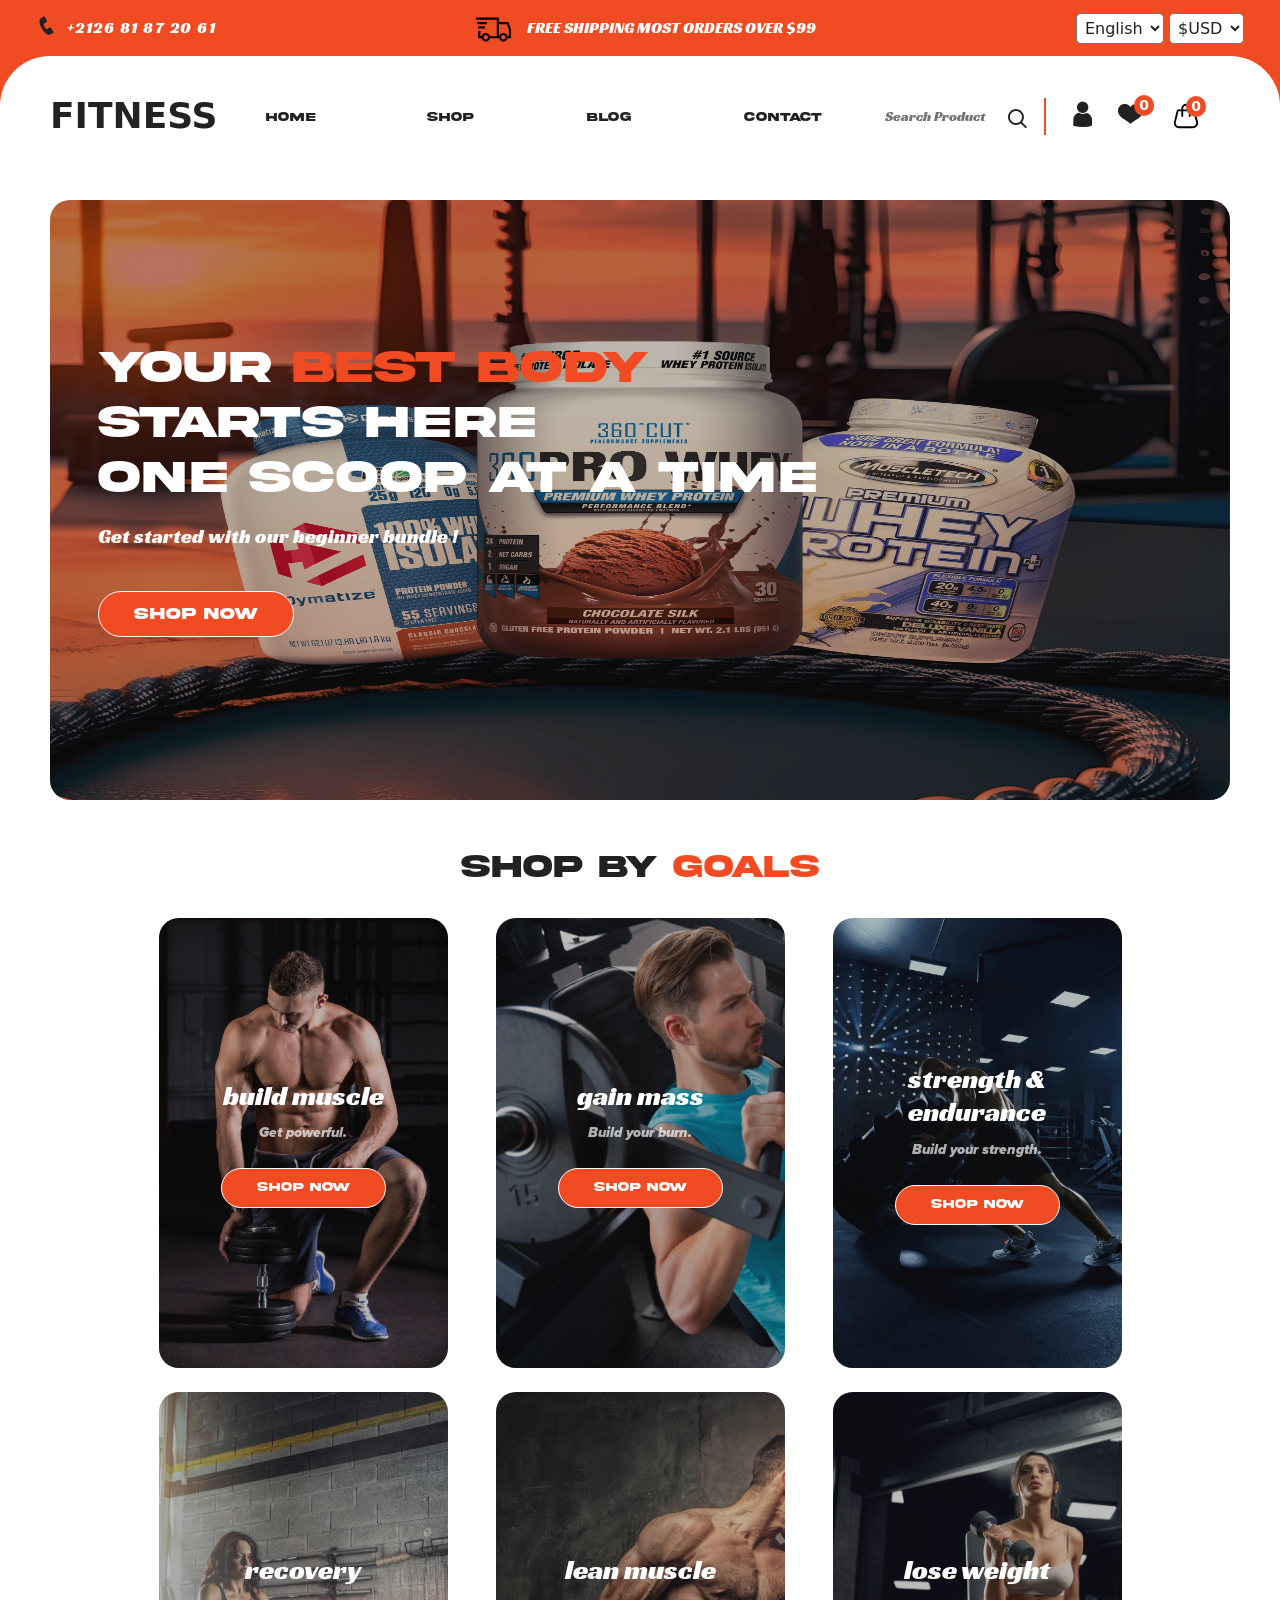
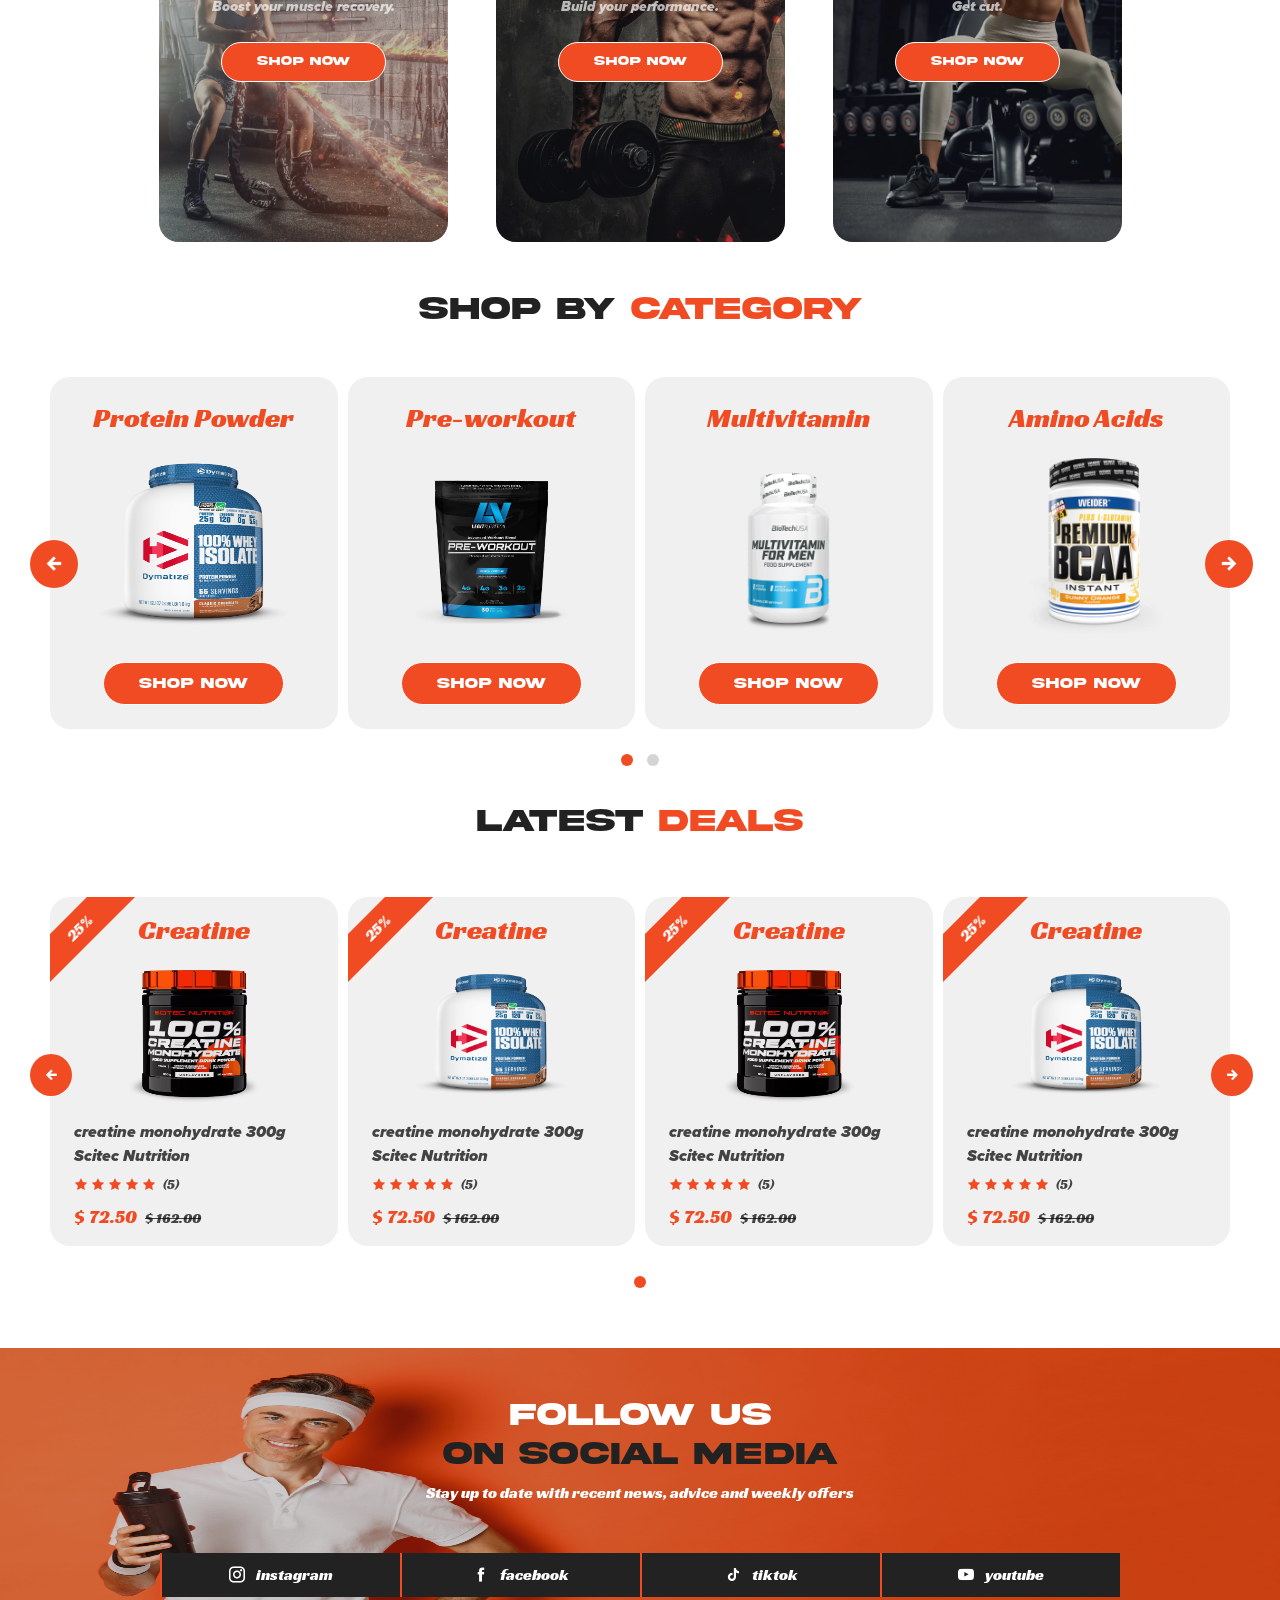
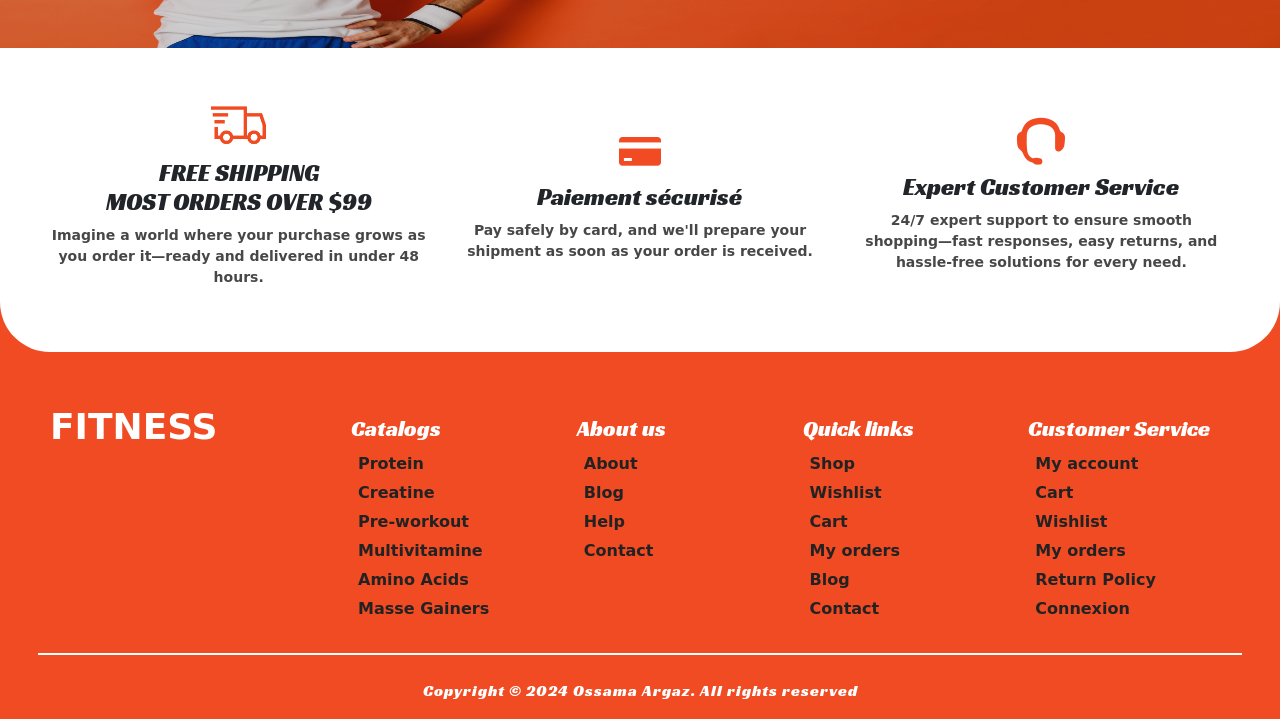
<file: index.html>
<!DOCTYPE html>
<html lang="en">
<head>
    <meta charset="UTF-8">
    <meta name="viewport" content="width=device-width, initial-scale=1.0">

    <link href="https://cdn.jsdelivr.net/npm/bootstrap@5.3.6/dist/css/bootstrap.min.css" rel="stylesheet" integrity="sha384-4Q6Gf2aSP4eDXB8Miphtr37CMZZQ5oXLH2yaXMJ2w8e2ZtHTl7GptT4jmndRuHDT" crossorigin="anonymous">
    <link rel="stylesheet" href="plugins/icofont/icofont.min.css">

    <link rel="stylesheet" href="https://cdnjs.cloudflare.com/ajax/libs/OwlCarousel2/2.3.4/assets/owl.carousel.min.css"/>
    <link rel="stylesheet" href="https://cdnjs.cloudflare.com/ajax/libs/OwlCarousel2/2.3.4/assets/owl.theme.default.min.css"/>

    <link rel="stylesheet" href="styles/home.css">


    <title>Home</title>
</head>
<body>
    
    <header class="header container-fluid">
        <div class="top-page px-4 d-flex justify-content-center justify-content-md-between align-items-center">
            <div class="top-left py-2 d-md-block align-items-center d-none">
                <i class="icofont-phone"></i>
                <a href="tel:+212681872061" class="ms-1">+2126 81 87 20 61</a>
            </div>
            <div class="top-center d-flex justify-content-center align-items-center">
                <img src="./assest/img/shipping-fast-solid-svgrepo-com.svg" alt="">
                <p class="ms-3 mt-3">FREE SHIPPING MOST ORDERS OVER $99</p>
            </div>
            <div class="top-right d-md-block d-none">
                <select class="p-1" name="" id="">
                    <option value="English">English</option>
                    <option value="French">French</option>
                    <option value="Arabe">Arabe</option>
                </select>
                <select class="p-1" name="" id="">
                    <option value="USD">$USD</option>
                    <option value="EUR">€USD</option>
                    <option value="MAD">MAD</option>
                </select>
            </div>
        </div>
    </header>
    
    <main class="w-100">
        <article class="w-100">
            <section class="section hero w-100">
                    <!-- default navbar START -->
                <div class="hero-navbar w-100 pt-4 d-lg-flex justify-content-lg-between align-items-lg-center d-none">
                    <div class="hero-logo">
                        <a href="#"><span>FITNESS</span></a>
                    </div>
                    <nav class="navbar d-flex align-items-center">
                        <ul class="navbar-list w-100 px-5 mt-3 d-flex justify-content-between align-items-center">
                            <li class="">
                                <a class="" href="#">Home</a>
                            </li>
                            <li class="">
                                <a class="" href="shop.html">Shop</a>
                            </li>
                            <li class="">
                                <a class="" href="blog.html">Blog</a>
                            </li>
                            <li class="">
                                <a class="" href="contact.html">Contact</a>
                            </li>
                        </ul>
                    </nav>
                    <div class="hero-navbar-right d-flex justify-content-center align-items-center">
                        <div class="input-search me-4 position-relative">
                            <input class="" type="text" placeholder="Search Product">
                            <i class="icofont-search"></i>
                        </div>
                        <a href="login.html"><i class="icofont-user me-4"></i></a>
                        <div class="favoris-icon position-relative">
                            <span class="position-absolute">0</span>
                            <a href="#"><i class="icofont-ui-love me-4"></i></a>
                        </div>
                        <div class="cart-shop-img me-4 position-relative">
                            <span class="position-absolute">0</span>
                            <a href="#" data-bs-toggle="offcanvas" data-bs-target="#shoopingCarteOffcanvas" aria-controls="shoopingCarteOffcanvas"><img class="cart-market" src="./assest/img/4781813_bag_buy_cart_market_shop_icon.svg"></a>
                        </div>
                    </div>
                </div>
                    <!-- default navbar END -->

                    <!-- navbar for responsive START -->
                <div class="hero-navbar-responsive hero-navbar pt-4 d-lg-none d-flex justify-content-between align-items-center">
                    <button class="btn" type="button" data-bs-toggle="offcanvas" data-bs-target="#offcanvasExample" aria-controls="offcanvasExample">
                            <img src="./assest/img/menu.png" width="30px" height="30px" alt="">
                    </button>
                    <div class="hero-logo-responsive">
                        <a href="#"><span>FITNESS</span></a>
                    </div>
                    <div class="hero-navbar-right-responsive d-flex justify-content-center align-items-center">
                        <div class="cart-shop-img position-relative">
                            <span class="position-absolute">0</span>
                            <a href="#" data-bs-toggle="offcanvas" data-bs-target="#shoopingCarteOffcanvas" aria-controls="shoopingCarteOffcanvas"><img class="cart-market" src="./assest/img/4781813_bag_buy_cart_market_shop_icon.svg"></a>
                        </div>
                    </div>
                </div>
                    <!-- navbar for responsive END -->


                    <!-- offcanvas navbar for responsive START -->
                <div class="offcanvas offcanvas-start py-4" tabindex="-1" id="offcanvasExample" aria-labelledby="offcanvasExampleLabel">
                    <div class="offcanvas-header">
                        <button type="button" class="btn-close" data-bs-dismiss="offcanvas" aria-label="Close"></button>
                    </div>
                    <div class="text-center hero-logo-responsive">
                        <a href="#"><span>FITNESS</span></a>
                    </div>
                    <div class="offcanvas-search w-100 pt-4 d-flex justify-content-center">
                        <div class="offcanvas-input-search position-relative">
                            <input class="w-100" type="text" placeholder="Search Product">
                            <i class="icofont-search"></i>
                        </div>
                    </div>
                    <nav class="hero-navbar-responsive offcanvas-navbar">
                        <ul class="navbar-list mt-3 d-flex flex-column">
                            <li class="mt-4">
                                <a class="mt-4" href="#">Home</a>
                            </li>
                            <li class="mt-4">
                                <a class="mt-4" href="shop.html">Shop</a>
                            </li>
                            <li class="mt-4">
                                <a class="mt-4" href="blog.html">Blog</a>
                            </li>
                            <li class="mt-4">
                                <a class="mt-4" href="contact.html">Contact</a>
                            </li>
                        </ul>
                    </nav>
                </div>
                    <!-- offcanvas navbar for responsive END -->


                    <!-- shooping carte offcanvas START -->
                <div class="offcanvas offcanvas-end shooping-carte-offcanvas pt-2" tabindex="-1" id="shoopingCarteOffcanvas" aria-labelledby="shoopingCarteOffcanvas">
                    <div class="offcanvas-header">
                        <h6 class="offcanvas-title" id="shoopingCarteOffcanvas">shopping cart</h6>
                        <button type="button" class="btn-close" data-bs-dismiss="offcanvas" aria-label="Close"></button>
                    </div>
                    <hr class="w-100 m-auto">
                    <div class="offcanvas-body">
                        <div class="carte-empty d-none w-100 h-100 d-flex flex-column justify-content-center align-items-center">
                            <img src="./assest/img/4781813_bag_buy_cart_market_shop_icon.svg" alt="">
                            <p>Votre carte est vide.</p>
                            <button>Commencer les achats</button>
                        </div>
                        <div class="carte-active">
                            <div class="product-active row mb-4">
                                <div class="product-active-img col-3 d-flex justify-content-center align-items-center">
                                    <img src="./assest/img/R.png" class="" alt="">
                                </div>
                                <div class="col-9 h-100">
                                    <h6 class="product-active-title">Creatine</h6>
                                    <p class="product-active-subtitle">creatine monohydrate 300g Scitec Nutrition</p>
                                    <div class="product-active-info">
                                        <p class="product-active-price">$ <span>99.00</span> <s class="ms-1">$ <span class="product-active-old-price">199.00</span></s></p>
                                        <div class="d-flex">
                                            <div class="product-active-pourcentage me-2 mt-2">
                                                <span>25%</span>
                                            </div>
                                            <div class="product-active-flavour me-2 mt-2 d-flex justify-content-center align-items-center">
                                                <span>Unflavored</span>
                                            </div>
                                            <div class="product-active-masse me-2 mt-2 d-flex justify-content-center align-items-center">
                                                <span>300g</span>
                                            </div>
                                        </div>
                                    </div>
                                    <div class="product-active-button w-100 mt-2 d-flex">
                                        <button class="add-product-active-count">
                                            <i class="icofont-minus-circle"></i>
                                            <span class="mx-4">1</span>
                                            <i class="icofont-plus-circle"></i>
                                        </button>
                                        <button class="delete-product-active ms-2"><i class="icofont-ui-delete"></i></button>
                                    </div>
                                </div>
                            </div>
                            <hr>
                            <div class="product-active row mb-4">
                                <div class="product-active-img col-3 d-flex justify-content-center align-items-center">
                                    <img src="./assest/img/01920257927516ec5b90b2c064f0f4f1.png" class="" alt="">
                                </div>
                                <div class="col-9 h-100">
                                    <h6 class="product-active-title">Creatine</h6>
                                    <p class="product-active-subtitle">creatine monohydrate 300g Scitec Nutrition</p>
                                    <div class="product-active-info">
                                        <p class="product-active-price">$ <span>99.00</span> <s class="ms-1">$ <span class="product-active-old-price">199.00</span></s></p>
                                        <div class="d-flex">
                                            <div class="product-active-pourcentage me-2 mt-2">
                                                <span>25%</span>
                                            </div>
                                            <div class="product-active-flavour me-2 mt-2 d-flex justify-content-center align-items-center">
                                                <span>Unflavored</span>
                                            </div>
                                            <div class="product-active-masse me-2 mt-2 d-flex justify-content-center align-items-center">
                                                <span>300g</span>
                                            </div>
                                        </div>
                                    </div>
                                    <div class="product-active-button w-100 mt-2 d-flex">
                                        <button class="add-product-active-count">
                                            <i class="icofont-minus-circle"></i>
                                            <span class="mx-4">1</span>
                                            <i class="icofont-plus-circle"></i>
                                        </button>
                                        <button class="delete-product-active ms-2"><i class="icofont-ui-delete"></i></button>
                                    </div>
                                </div>
                            </div>
                            <hr>
                            <div class="product-active row mb-4">
                                <div class="product-active-img col-3 d-flex justify-content-center align-items-center">
                                    <img src="./assest/img/scitec_creatine_monohydrate_300g.png" class="" alt="">
                                </div>
                                <div class="col-9 h-100">
                                    <h6 class="product-active-title">Creatine</h6>
                                    <p class="product-active-subtitle">creatine monohydrate 300g Scitec Nutrition</p>
                                    <div class="product-active-info">
                                        <p class="product-active-price">$ <span>99.00</span> <s class="ms-1">$ <span class="product-active-old-price">199.00</span></s></p>
                                        <div class="d-flex">
                                            <div class="product-active-pourcentage me-2 mt-2">
                                                <span>25%</span>
                                            </div>
                                            <div class="product-active-flavour me-2 mt-2 d-flex justify-content-center align-items-center">
                                                <span>Unflavored</span>
                                            </div>
                                            <div class="product-active-masse me-2 mt-2 d-flex justify-content-center align-items-center">
                                                <span>300g</span>
                                            </div>
                                        </div>
                                    </div>
                                    <div class="product-active-button w-100 mt-2 d-flex">
                                        <button class="add-product-active-count">
                                            <i class="icofont-minus-circle"></i>
                                            <span class="mx-4">1</span>
                                            <i class="icofont-plus-circle"></i>
                                        </button>
                                        <button class="delete-product-active ms-2"><i class="icofont-ui-delete"></i></button>
                                    </div>
                                </div>
                            </div>
                        </div>
                    </div>

                    <div class="offcanvas-footer shooping-carte-offcanvas-footer py-4 px-2">
                        <div class="offerte">
                            <div class="text-center">
                                <h6 class="offerte-title cadeau-offerte">Il vous rest <span>14</span> $ pour le cadeau offerte</h6>
                                <h6 class="offerte-title livraison-offerte d-none">Il vous rest <span>14</span> $ pour la livraison offerte</h6>
                            </div>
                            <div class="offerte-range-container position-relative mt-4">
                                <div class="offerte-range position-relative overflow-hidden">
                                    <div class="offerte-range-active position-absolute top-0 start-0 h-100"></div>
                                    <span class="point cadeau-point position-absolute top-0"></span>
                                    <span class="point livraison-point position-absolute top-0"></span>
                                </div>
                                <span class="shooping-carte-tooltipe cadeau-tooltipe position-absolute"><img src="./assest/img/gift_2349798.png" alt=""></span>
                                <span class="shooping-carte-tooltipe livraison-tooltipe position-absolute"><img src="./assest/img/shipping-fast-solid-svgrepo-com.svg" alt=""></span>
                            </div>
                        </div>
                        <div class="commande-price mt-4 px-2 d-flex justify-content-between align-items-center">
                            <h6 class="pt-2">Total Commande :</h6>
                            <p><span class="total-price">18</span>$</p>
                        </div>
                        <button class="mt-2">Finaliser Ma commande</button>
                    </div>
                </div>
                    <!-- shooping carte offcanvas END -->


                    <!-- HERO IMG START -->
                <div class="hero-img mt-5 position-relative">
                    <div class="lyr w-100 h-100 position-absolute"></div>
                    <div class="hero-img-desc ps-sm-5 position-relative d-sm-block d-flex flex-column justify-content-center align-items-center">
                        <h1>Your <span>Best Body</span> </br> Starts Here </br> One Scoop at a Time</h1>
                        <p>Get started with our beginner bundle !</p>
                        <a class="btn hero-img-btn mt-lg-4 mt-2" href="shop.html">Shop Now</a>
                    </div>
                </div>
                    <!-- HERO IMG START -->
            </section>

                <!-- SHOP BY START -->
            <section class="section shop-by">
                <div class="shop-by-goals py-5">
                    <h2 class="section-title shop-by-goals-title text-center">Shop by <span>Goals</span></h2>
                    <div class="shop-by-goals-cards ps-lg-5 ps-4 row align-items-center justify-content-center text-center">
                        <div class="shop-by-goals-card shop-by-goals-card-card-1 col-12 col-lg-3 mt-lg-4 me-lg-5 col-sm-5 mt-4 me-4 position-relative d-flex flex-column justify-content-center align-items-center">
                            <div class="lyr w-100 h-100 position-absolute"></div>
                            <div class="shop-by-goals-card-content position-relative">
                            <div class="shop-by-goals-card-title">
                                <h2 class="text-center">build muscle</h2>
                                <span>Get powerful.</span>
                            </div>
                            <a class="btn mt-lg-4 mt-5 shop-by-goals-card-btn" href="shop.html">Shop Now</a>
                            </div>
                        </div>

                        <div class="shop-by-goals-card shop-by-goals-card-card-2 col-12 col-lg-3 mt-lg-4 me-lg-5 col-sm-5 mt-4 me-4 position-relative d-flex flex-column justify-content-center align-items-center">
                            <div class="lyr w-100 h-100 position-absolute"></div>
                            <div class="shop-by-goals-card-content position-relative">
                            <div class="shop-by-goals-card-title">
                                <h2 class="text-center">gain mass</h2>
                                <span>Build your burn.</span>
                            </div>
                            <a class="btn mt-lg-4 mt-5 shop-by-goals-card-btn" href="shop.html">Shop Now</a>
                            </div>
                        </div>

                        <div class="shop-by-goals-card shop-by-goals-card-card-3 col-12 col-lg-3 mt-lg-4 me-lg-5 col-sm-5 mt-4 me-4 position-relative d-flex flex-column justify-content-center align-items-center">
                            <div class="lyr w-100 h-100 position-absolute"></div>
                            <div class="shop-by-goals-card-content position-relative">
                            <div class="shop-by-goals-card-title">
                                <h2 class="text-center">strength & endurance</h2>
                                <span>Build your strength.</span>
                            </div>
                            <a class="btn mt-lg-4 mt-5 shop-by-goals-card-btn" href="shop.html">Shop Now</a>
                            </div>
                        </div>

                        <div class="shop-by-goals-card shop-by-goals-card-card-4 col-12 col-lg-3 mt-lg-4 me-lg-5 col-sm-5 mt-4 me-4 position-relative d-flex flex-column justify-content-center align-items-center">
                            <div class="lyr w-100 h-100 position-absolute"></div>
                            <div class="shop-by-goals-card-content position-relative">
                            <div class="shop-by-goals-card-title">
                                <h2 class="text-center">recovery</h2>
                                <span>Boost your muscle recovery.</span>
                            </div>
                            <a class="btn mt-lg-4 mt-5 shop-by-goals-card-btn" href="shop.html">Shop Now</a>
                            </div>
                        </div>

                        <div class="shop-by-goals-card shop-by-goals-card-card-5 col-12 col-lg-3 mt-lg-4 me-lg-5 col-sm-5 mt-4 me-4 position-relative d-flex flex-column justify-content-center align-items-center">
                            <div class="lyr w-100 h-100 position-absolute"></div>
                            <div class="shop-by-goals-card-content position-relative">
                            <div class="shop-by-goals-card-title">
                                <h2 class="text-center">lean muscle</h2>
                                <span>Build your performance.</span>
                            </div>
                            <a class="btn mt-lg-4 mt-5 shop-by-goals-card-btn" href="shop.html">Shop Now</a>
                            </div>
                        </div>

                        <div class="shop-by-goals-card shop-by-goals-card-card-6 col-12 col-lg-3 mt-lg-4 me-lg-5 col-sm-5 mt-4 me-4 position-relative d-flex flex-column justify-content-center align-items-center">
                            <div class="lyr w-100 h-100 position-absolute"></div>
                            <div class="shop-by-goals-card-content position-relative">
                            <div class="shop-by-goals-card-title">
                                <h2 class="text-center">lose weight</h2>
                                <span>Get cut.</span>
                            </div>
                            <a class="btn mt-lg-4 mt-5 shop-by-goals-card-btn" href="shop.html">Shop Now</a>
                            </div>
                        </div>
                    </div>
                </div>
                <div class="shop-by-category pb-4">
                    <h2 class="section-title text-center">Shop by <span>category</span></h2>
                    <div class="shop-by-category-cards owl-carousel owl-theme mt-5">
                        <div class="item shop-by-category-card w-100 p-4 d-flex flex-column justify-content-center align-items-center">
                            <div class="d-flex flex-column justify-content-center align-items-center">
                                <h4 class="shop-by-category-card-title text-center mb-4">Protein Powder</h4>
                                <img src="./assest/img/R.png" alt="">
                                <a class="btn mt-4 shop-by-category-card-btn" href="shop.html">Shop Now</a>
                            </div>
                        </div>
                        <div class="item shop-by-category-card w-100 p-4 d-flex flex-column justify-content-center align-items-center">
                            <div class="d-flex flex-column justify-content-center align-items-center">
                                <h4 class="shop-by-category-card-title text-center mb-4">Pre-workout</h4>
                                <img src="./assest/img/pre-workout.png" alt="">
                                <a class="btn mt-4 shop-by-category-card-btn" href="shop.html">Shop Now</a>
                            </div>
                        </div>
                        <div class="item shop-by-category-card w-100 p-4 d-flex flex-column justify-content-center align-items-center">
                            <div class="d-flex flex-column justify-content-center  align-items-center">
                                <h4 class="shop-by-category-card-title text-center mb-4">Multivitamin</h4>
                                <img src="./assest/img/images_vitaminok_multivit_for_men_multivitamin_formen_60tbl_250ml_1_.png" alt="">
                                <a class="btn mt-4 shop-by-category-card-btn" href="shop.html">Shop Now</a>
                            </div>
                        </div>
                        <div class="item shop-by-category-card w-100 p-4 d-flex flex-column justify-content-center align-items-center">
                            <div class="d-flex flex-column justify-content-center align-items-center">
                                <h4 class="shop-by-category-card-title text-center mb-4">Amino Acids</h4>
                                <img src="./assest/img/31700_premium_bcaa_instant_500g_sunnyorange.png" alt="">
                                <a class="btn mt-4 shop-by-category-card-btn" href="shop.html">Shop Now</a>
                            </div>
                        </div>
                        <div class="item shop-by-category-card w-100 p-4 d-flex flex-column justify-content-center align-items-center">
                            <div class="d-flex flex-column justify-content-center align-items-center">
                                <h4 class="shop-by-category-card-title text-center mb-4">Creatine</h4>
                                <img src="./assest/img/scitec_creatine_monohydrate_300g.png" alt="">
                                <a class="btn mt-4 shop-by-category-card-btn" href="shop.html">Shop Now</a>
                            </div>
                        </div>
                        <div class="item shop-by-category-card w-100 p-4 d-flex flex-column justify-content-center align-items-center">
                            <div class="d-flex flex-column justify-content-center align-items-center">
                                <h4 class="shop-by-category-card-title text-center mb-4">Masse Gainers</h4>
                                <img src="./assest/img/muscletech-mass-tech-extreme-2000.webp" alt="">
                                <a class="btn mt-4 shop-by-category-card-btn" href="shop.html">Shop Now</a>
                            </div>
                        </div>
                    </div>
                </div>
                <div class="latest-deals">
                    <h2 class="section-title latest-deals-title text-center">Latest <span>Deals</span></h2>
                    <div class="latest-deals-cards owl-carousel owl-theme py-5">
                        <div class="item latest-deals-card w-100 p-2 position-relative">
                            <a href="product.html">
                                <div class="pourcentage text-center">
                                    <span>25%</span>
                                </div>
                                <div class="latest-deals-card-content d-flex flex-column justify-content-center align-items-center">
                                    <h4 class="latest-deals-card-title py-2 text-center">Creatine</h4>
                                    <img class="latest-deals-card-img py-2" src="./assest/img/scitec_creatine_monohydrate_300g.png" alt="">
                                    <div class="card-desc py-2 px-3 d-flex flex-column justify-content-start align-items-start">
                                        <p class="product-desc">creatine monohydrate 300g Scitec Nutrition</p>
                                        <div class="product-rate">
                                            <span><i class="icofont-star"></i></span>
                                            <span><i class="icofont-star"></i></span>
                                            <span><i class="icofont-star"></i></span>
                                            <span><i class="icofont-star"></i></span>
                                            <span><i class="icofont-star"></i></span>
                                            <span class="ms-1">(5)</span>
                                        </div>
                                        <div class="latest-deals-card-product-price mt-2">
                                            <span>$<span class="new-price ms-1">72.50</span><s class="old-price ms-2">$ 162.00</s></span>
                                        </div>
                                    </div>
                                    <div class="latest-deals-card-btn position-absolute">
                                        <button class="btn my-2">Add to cart</button>
                                    </div>
                                    <div class="latest-deals-card-info" 
                                        data-bs-toggle="popover" 
                                        data-bs-trigger="hover"
                                        data-bs-placement="left"
                                        title="Information"
                                        data-bs-content="Créatine Monohydrate 300g . Performance & Récupération | + 💪 Force | + Puissance 🚀 | + Récupération 🧠.">
                                        <i class="icofont-info-circle"></i>
                                    </div>
                                    <div class="latest-deals-card-like" 
                                        data-bs-toggle="popover" 
                                        data-bs-trigger="hover"
                                        data-bs-placement="left"
                                        title="Add to wishlist."
                                        data-bs-content="">
                                        <i class="icofont-ui-love"></i>
                                    </div>
                                    <div class="latest-deals-card-eye" 
                                        data-bs-toggle="popover" 
                                        data-bs-trigger="hover"
                                        data-bs-placement="left"
                                        title="Quick view"
                                        data-bs-content="">
                                        <i class="icofont-eye-alt"></i>
                                    </div>
                                </div>
                            </a>
                        </div>
                        <div class="item latest-deals-card w-100 p-2 position-relative">
                            <a href="product.html">
                                <div class="pourcentage text-center">
                                    <span>25%</span>
                                </div>
                                <div class="latest-deals-card-content d-flex flex-column justify-content-center align-items-center">
                                    <h4 class="latest-deals-card-title py-2 text-center">Creatine</h4>
                                    <img class="latest-deals-card-img py-2" src="./assest/img/R.png" alt="">
                                    <div class="card-desc py-2 px-3 d-flex flex-column justify-content-start align-items-start">
                                        <p class="product-desc">creatine monohydrate 300g Scitec Nutrition</p>
                                        <div class="product-rate">
                                            <span><i class="icofont-star"></i></span>
                                            <span><i class="icofont-star"></i></span>
                                            <span><i class="icofont-star"></i></span>
                                            <span><i class="icofont-star"></i></span>
                                            <span><i class="icofont-star"></i></span>
                                            <span class="ms-1">(5)</span>
                                        </div>
                                        <div class="latest-deals-card-product-price mt-2">
                                            <span>$<span class="new-price ms-1">72.50</span><s class="old-price ms-2">$ 162.00</s></span>
                                        </div>
                                    </div>
                                    <div class="latest-deals-card-btn position-absolute">
                                        <button class="btn my-2">Add to cart</button>
                                    </div>
                                    <div class="latest-deals-card-info"
                                        data-bs-toggle="popover" 
                                        data-bs-trigger="hover"
                                        data-bs-placement="left"
                                        title="Information"
                                        data-bs-content="Créatine Monohydrate 300g . Performance & Récupération | + 💪 Force | + Puissance 🚀 | + Récupération 🧠.">
                                        <i class="icofont-info-circle"></i>
                                    </div>
                                    <div class="latest-deals-card-like"
                                        data-bs-toggle="popover" 
                                        data-bs-trigger="hover"
                                        data-bs-placement="left"
                                        title="Add to wishlist."
                                        data-bs-content="">
                                        <i class="icofont-ui-love"></i>
                                    </div>
                                    <div class="latest-deals-card-eye"
                                        data-bs-toggle="popover"
                                        data-bs-trigger="hover"
                                        data-bs-placement="left"
                                        title="Quick view"
                                        data-bs-content="">
                                        <i class="icofont-eye-alt"></i>
                                    </div>
                                </div>
                            </a>
                        </div>
                    </div>
                </div>
            </section>
                <!-- SHOP BY START -->

                <!-- FOLLOW START -->
            <section class="section follow-us">
                <div class="follow-us-content position-relative">
                    <div class="follow-us-content-lyr w-100 h-100 position-absolute"></div>
                    <div class="follow-us-content-desc py-5 text-center position-relative">
                        <h2 class="section-title text-center"><span>Follow us</span> </br> on social media</h2>
                        <p>Stay up to date with recent news, advice and weekly offers</p>
                        <div class="sociale-media-links bg-danger w-75 m-auto row mt-lg-5 mt-4">
                            <a class="col-6 col-lg-3 col-md-6" href="#"><i class="icofont-instagram me-2"></i> instagram</a>
                            <a class="col-6 col-lg-3 col-md-6" href="#"><i class="icofont-facebook me-2"></i> facebook</a>
                            <a class="col-6 col-lg-3 col-md-6" href="#"><i class="icofont-tiktok me-2"></i> tiktok</a>
                            <a class="col-6 col-lg-3 col-md-6" href="#"><i class="icofont-youtube-play me-2"></i> youtube</a>
                        </div>
                    </div>
                </div>
            </section>
                <!-- FOLLOW START -->

                <!-- BADGES START -->
            <section class="section badges py-4 py-sm-5">
                <div class="badges-container row">
                    <div class="badges-shipping py-sm-0 col-sm-4 col-12 py-2 d-flex flex-column justify-content-center align-items-center">
                        <img src="./assest/img/shipping-fast-solid-svgrepo-com.png" alt="">
                        <div class="badges-shipping-desc pt-2 text-center">
                            <h4>FREE SHIPPING </br> MOST ORDERS OVER $99</h4>
                            <p>Imagine a world where your purchase grows as you order it—ready and delivered in under 48 hours.</p>
                        </div>
                    </div>
                    <div class="badges-payment col-12 py-2 py-sm-0 col-sm-4 d-flex flex-column justify-content-center align-items-center">
                        <i class="icofont-credit-card"></i>
                        <div class="badges-payment-desc text-center pt-2">
                            <h4>Paiement sécurisé</h4>
                            <p>Pay safely by card, and we'll prepare your shipment as soon as your order is received.</p>
                        </div>
                    </div>
                    <div class="badges-service col-12 py-2 py-sm-0 col-sm-4 d-flex flex-column justify-content-center align-items-center">
                        <i class="icofont-ui-head-phone"></i>
                        <div class="badges-service-desc text-center pt-2">
                            <h4>Expert Customer Service</h4>
                            <p>24/7 expert support to ensure smooth shopping—fast responses, easy returns, and hassle-free solutions for every need.</p>
                        </div>
                    </div>
                </div>
            </section>
                <!-- BADGES START -->

                <!-- FOOTER START -->
            <footer class="section footer pt-5">
                <div class="footer-container">
                    <div class="footer-container-top row">
                        <div class="footer-logo col-12 col-sm-3">
                            <a href="#"><span>FITNESS</span></a>
                        </div>
                        <div class="footer-links py-2 col-12 col-sm-9">
                            <div class="footer-links-container py-2 pb-sm-2 row">
                                <div class="footer-links-Catalogs col-6 py-2 col-sm-3 py-sm-0">
                                    <h6 class="footer-links-title">Catalogs</h6>
                                    <ul class="footer-links-Catalogs-list">
                                        <li class="">
                                            <a href="#">Protein</a>
                                        </li>
                                        <li>
                                            <a href="#">Creatine</a>
                                        </li>
                                        <li>
                                            <a href="#">Pre-workout</a>
                                        </li>
                                        <li>
                                            <a href="#">Multivitamine</a>
                                        </li>
                                        <li>
                                            <a href="#">Amino Acids</a>
                                        </li>
                                        <li>
                                            <a href="#">Masse Gainers</a>
                                        </li>
                                    </ul>
                                </div>
                                <div class="footer-links-about col-6 py-2 col-sm-3 py-sm-0">
                                    <h6 class="footer-links-title">About us</h6>
                                    <ul class="footer-links-about-list">
                                        <li class="">
                                            <a href="#">About</a>
                                        </li>
                                        <li>
                                            <a href="blog.html">Blog</a>
                                        </li>
                                        <li>
                                            <a href="#">Help</a>
                                        </li>
                                        <li>
                                            <a href="contact.html">Contact</a>
                                        </li>
                                    </ul>
                                </div>
                                <div class="footer-links-quick-links col-6 py-2 col-sm-3 py-sm-0">
                                    <h6 class="footer-links-title">Quick links</h6>
                                    <ul class="footer-links-quick-links-list">
                                        <li class="">
                                            <a href="shop.html">Shop</a>
                                        </li>
                                        <li>
                                            <a href="#">Wishlist</a>
                                        </li>
                                        <li>
                                            <a href="#">Cart</a>
                                        </li>
                                        <li>
                                            <a href="#">My orders</a>
                                        </li>
                                        <li>
                                            <a href="blog.html">Blog</a>
                                        </li>
                                        <li>
                                            <a href="contact.html">Contact</a>
                                        </li>
                                    </ul>
                                </div>
                                <div class="footer-links-customer col-6 py-2 col-sm-3 py-sm-0">
                                    <h6 class="footer-links-title">Customer Service</h6>
                                    <ul class="footer-links-customer-service-list">
                                        <li class="">
                                            <a href="login.html">My account</a>
                                        </li>
                                        <li>
                                            <a href="#">Cart</a>
                                        </li>
                                        <li>
                                            <a href="#">Wishlist</a>
                                        </li>
                                        <li>
                                            <a href="#">My orders</a>
                                        </li>
                                        <li>
                                            <a href="#">Return Policy</a>
                                        </li>
                                        <li>
                                            <a href="login.html">Connexion</a>
                                        </li>
                                    </ul>
                                </div>
                            </div>
                        </div>
                    </div>
                    <div class="footer-copy-right col-12 pt-4 text-center">
                        <p class="">Copyright © 2024 <a href="https://github.com/OssamaArgaz" target="_blank">Ossama Argaz</a>. All rights reserved</p>
                    </div>
                </div>
            </footer>
                <!-- FOOTER START -->
        </article>
    </main>







    <script src="https://cdn.jsdelivr.net/npm/bootstrap@5.3.6/dist/js/bootstrap.bundle.min.js" integrity="sha384-j1CDi7MgGQ12Z7Qab0qlWQ/Qqz24Gc6BM0thvEMVjHnfYGF0rmFCozFSxQBxwHKO" crossorigin="anonymous"></script>
    
    <script src="https://cdnjs.cloudflare.com/ajax/libs/jquery/3.7.1/jquery.min.js"></script>
    <script src="https://cdnjs.cloudflare.com/ajax/libs/OwlCarousel2/2.3.4/owl.carousel.min.js"></script>

    <script src="./scripts/home.js"></script>
</body>
</html>
</file>
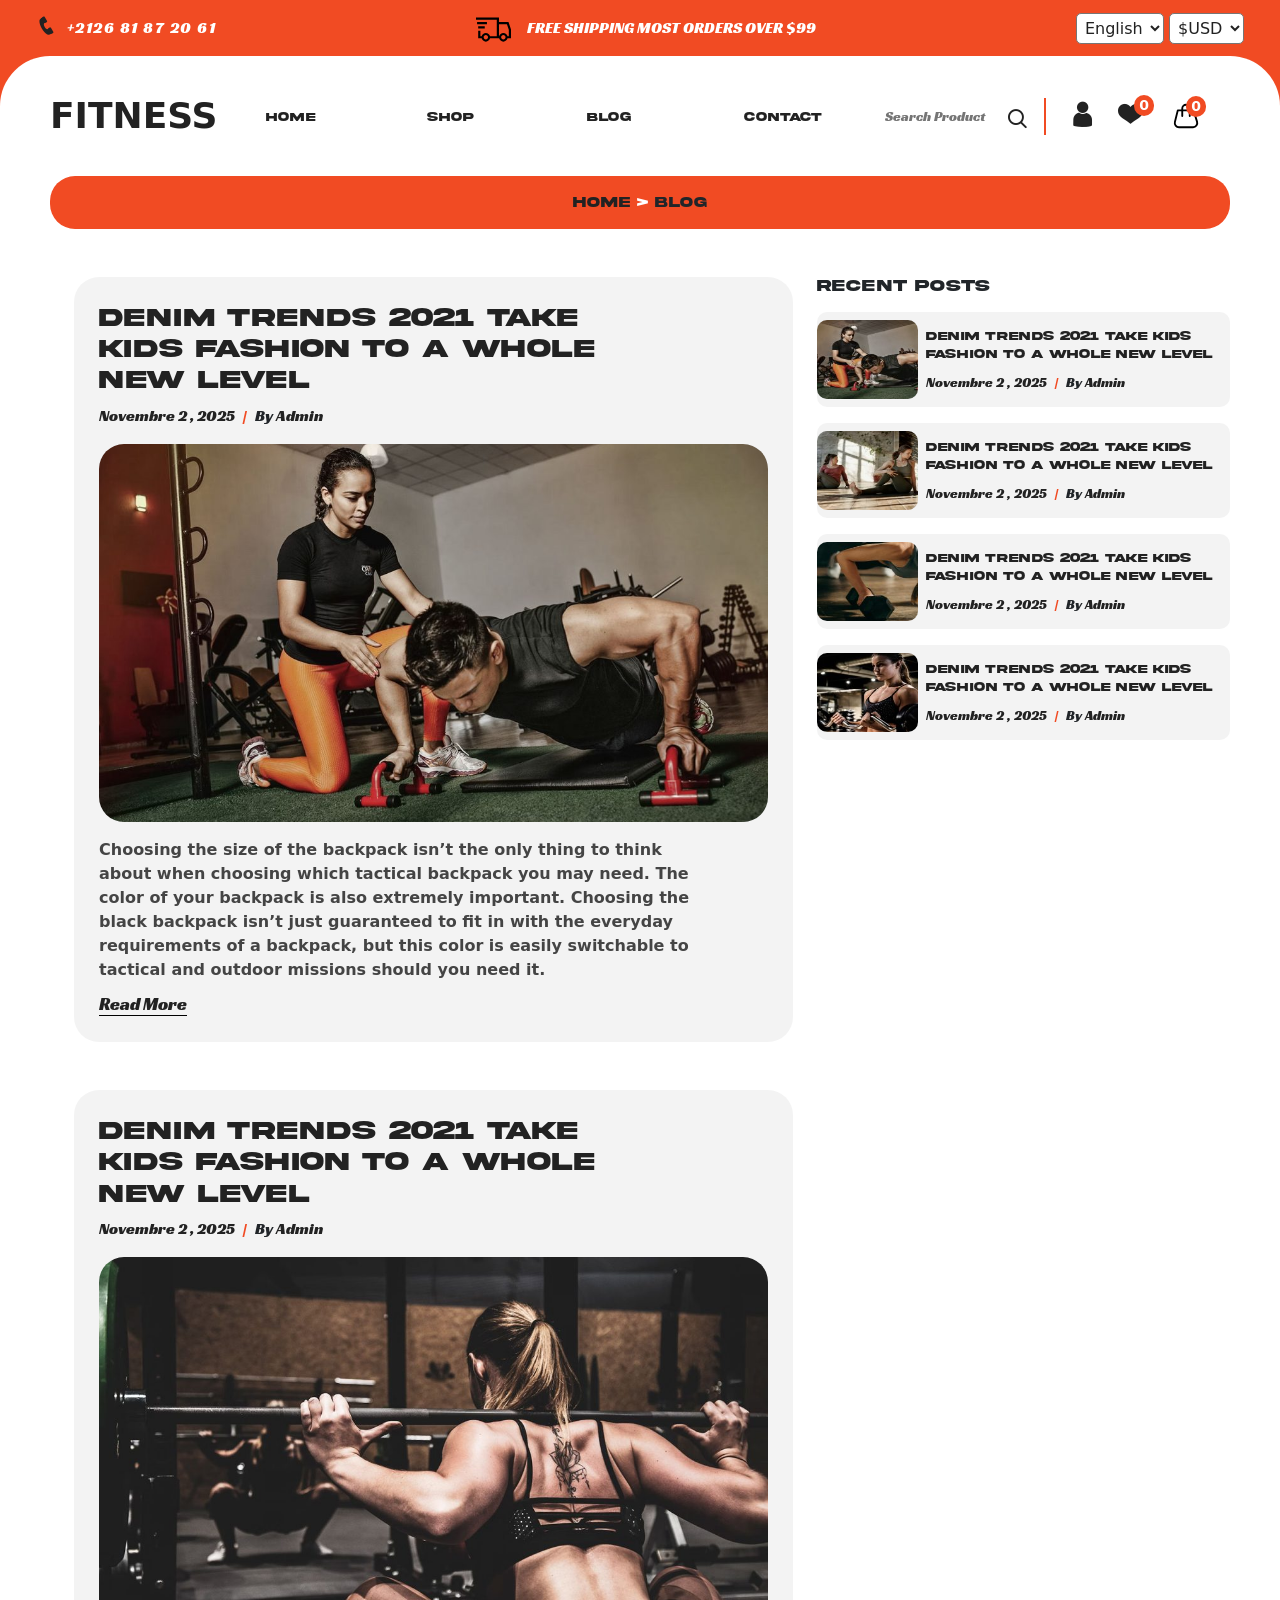
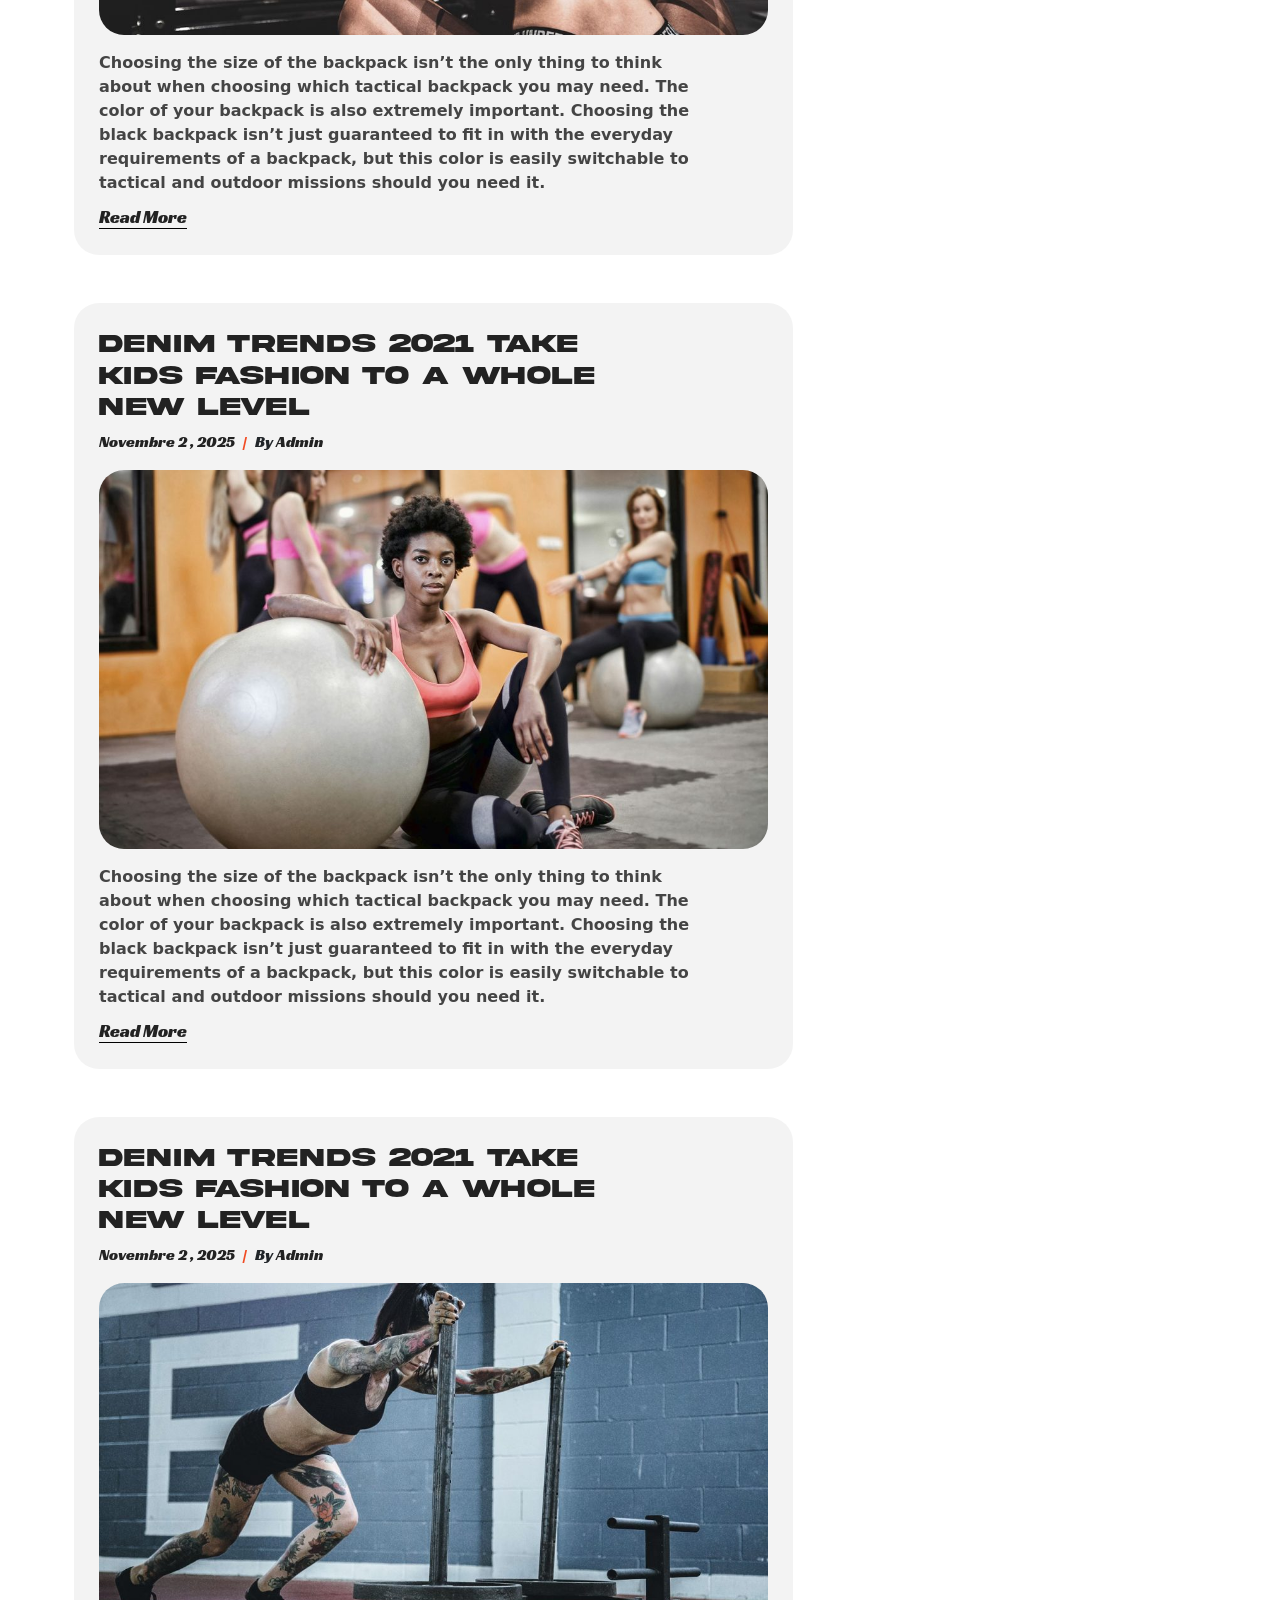
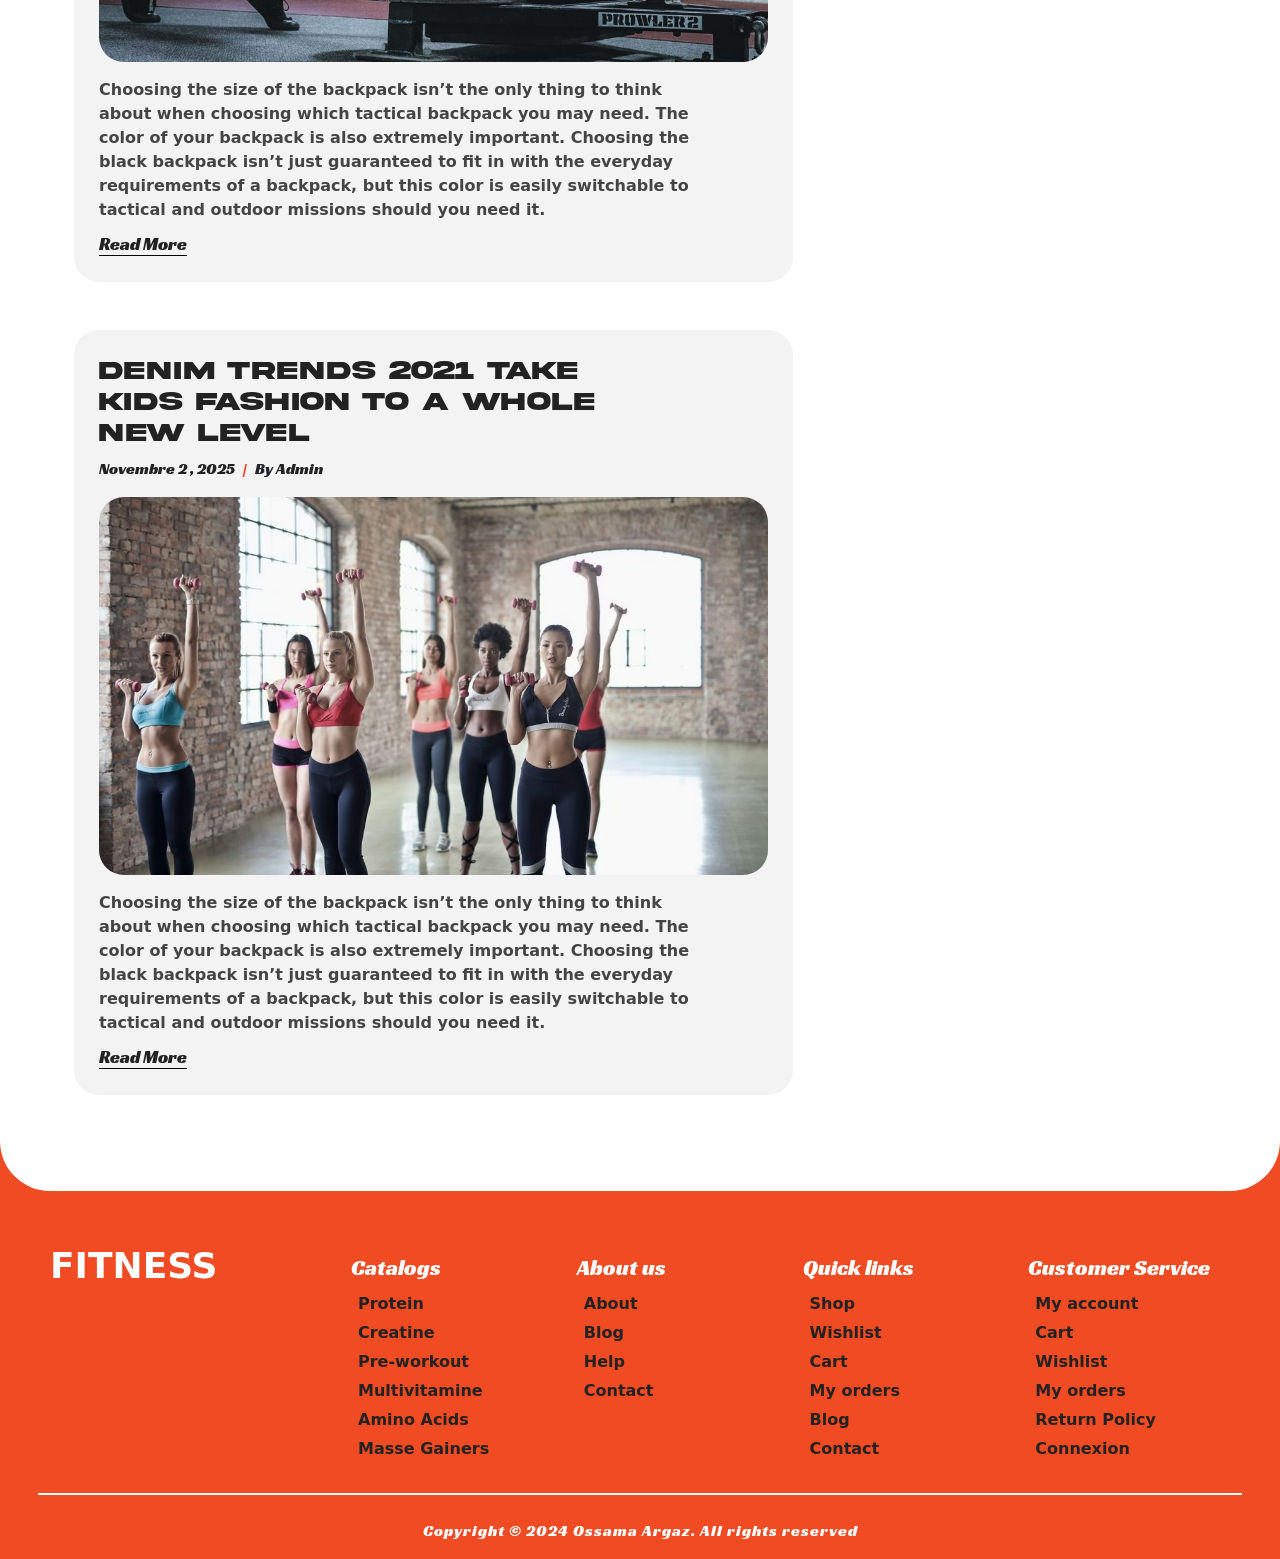
<file: blog.html>
<!DOCTYPE html>
<html lang="en">
<head>
    <meta charset="UTF-8">
    <meta name="viewport" content="width=device-width, initial-scale=1.0">

    <link href="https://cdn.jsdelivr.net/npm/bootstrap@5.3.6/dist/css/bootstrap.min.css" rel="stylesheet" integrity="sha384-4Q6Gf2aSP4eDXB8Miphtr37CMZZQ5oXLH2yaXMJ2w8e2ZtHTl7GptT4jmndRuHDT" crossorigin="anonymous">
    <link rel="stylesheet" href="plugins/icofont/icofont.min.css">

    <link rel="stylesheet" href="https://cdnjs.cloudflare.com/ajax/libs/OwlCarousel2/2.3.4/assets/owl.carousel.min.css"/>
    <link rel="stylesheet" href="https://cdnjs.cloudflare.com/ajax/libs/OwlCarousel2/2.3.4/assets/owl.theme.default.min.css"/>

    <link rel="stylesheet" href="styles/blog.css">


    <title>Blog</title>
</head>
<body>
    
    <header class="header container-fluid">
        <div class="top-page px-4 d-flex justify-content-center justify-content-md-between align-items-center">
            <div class="top-left py-2 d-md-block align-items-center d-none">
                <i class="icofont-phone"></i>
                <a href="tel:+212681872061" class="ms-1">+2126 81 87 20 61</a>
            </div>
            <div class="top-center d-flex justify-content-center align-items-center">
                <img src="./assest/img/shipping-fast-solid-svgrepo-com.svg" alt="">
                <p class="ms-3 mt-3">FREE SHIPPING MOST ORDERS OVER $99</p>
            </div>
            <div class="top-right d-md-block d-none">
                <select class="p-1" name="" id="">
                    <option value="English">English</option>
                    <option value="French">French</option>
                    <option value="Arabe">Arabe</option>
                </select>
                <select class="p-1" name="" id="">
                    <option value="USD">$USD</option>
                    <option value="EUR">€USD</option>
                    <option value="MAD">MAD</option>
                </select>
            </div>
        </div>
    </header>
    
    <main class="w-100">
        <article class="w-100">
            <section class="section hero w-100">
                    <!-- default navbar START -->
                <div class="hero-navbar w-100 pt-4 d-lg-flex justify-content-lg-between align-items-lg-center d-none">
                    <div class="hero-logo">
                        <a href="index.html"><span>FITNESS</span></a>
                    </div>
                    <nav class="navbar d-flex align-items-center">
                        <ul class="navbar-list w-100 px-5 mt-3 d-flex justify-content-between align-items-center">
                            <li class="">
                                <a class="" href="index.html">Home</a>
                            </li>
                            <li class="">
                                <a class="" href="shop.html">Shop</a>
                            </li>
                            <li class="">
                                <a class="" href="#">Blog</a>
                            </li>
                            <li class="">
                                <a class="" href="contact.html">Contact</a>
                            </li>
                        </ul>
                    </nav>
                    <div class="hero-navbar-right d-flex justify-content-center align-items-center">
                        <div class="input-search me-4 position-relative">
                            <input class="" type="text" placeholder="Search Product">
                            <i class="icofont-search"></i>
                        </div>
                        <a href="login.html"><i class="icofont-user me-4"></i></a>
                        <div class="favoris-icon position-relative">
                            <span class="position-absolute">0</span>
                            <a href="#"><i class="icofont-ui-love me-4"></i></a>
                        </div>
                        <div class="cart-shop-img me-4 position-relative">
                            <span class="position-absolute">0</span>
                            <a href="#" data-bs-toggle="offcanvas" data-bs-target="#shoopingCarteOffcanvas" aria-controls="shoopingCarteOffcanvas"><img class="cart-market" src="./assest/img/4781813_bag_buy_cart_market_shop_icon.svg"></a>
                        </div>
                    </div>
                </div>
                    <!-- default navbar END -->

                    <!-- navbar for responsive START -->
                <div class="hero-navbar-responsive hero-navbar pt-4 d-lg-none d-flex justify-content-between align-items-center">
                    <button class="btn" type="button" data-bs-toggle="offcanvas" data-bs-target="#offcanvasExample" aria-controls="offcanvasExample">
                            <img src="./assest/img/menu.png" width="30px" height="30px" alt="">
                    </button>
                    <div class="hero-logo-responsive">
                        <a href="index.html"><span>FITNESS</span></a>
                    </div>
                    <div class="hero-navbar-right-responsive d-flex justify-content-center align-items-center">
                        <div class="cart-shop-img position-relative">
                            <span class="position-absolute">0</span>
                            <a href="#" data-bs-toggle="offcanvas" data-bs-target="#shoopingCarteOffcanvas" aria-controls="shoopingCarteOffcanvas"><img class="cart-market" src="./assest/img/4781813_bag_buy_cart_market_shop_icon.svg"></a>
                        </div>
                    </div>
                </div>
                    <!-- navbar for responsive END -->


                    <!-- offcanvas navbar for responsive START -->
                <div class="offcanvas offcanvas-start py-4" tabindex="-1" id="offcanvasExample" aria-labelledby="offcanvasExampleLabel">
                    <div class="offcanvas-header">
                        <button type="button" class="btn-close" data-bs-dismiss="offcanvas" aria-label="Close"></button>
                    </div>
                    <div class="text-center hero-logo-responsive">
                        <a href="index.html"><span>FITNESS</span></a>
                    </div>
                    <div class="offcanvas-search w-100 pt-4 d-flex justify-content-center">
                        <div class="offcanvas-input-search position-relative">
                            <input class="w-100" type="text" placeholder="Search Product">
                            <i class="icofont-search"></i>
                        </div>
                    </div>
                    <nav class="hero-navbar-responsive offcanvas-navbar">
                        <ul class="navbar-list mt-3 d-flex flex-column">
                            <li class="mt-4">
                                <a class="mt-4" href="index.html">Home</a>
                            </li>
                            <li class="mt-4">
                                <a class="mt-4" href="shop.html">Shop</a>
                            </li>
                            <li class="mt-4">
                                <a class="mt-4" href="blog.html">Blog</a>
                            </li>
                            <li class="mt-4">
                                <a class="mt-4" href="contact.html">Contact</a>
                            </li>
                        </ul>
                    </nav>
                </div>
                    <!-- offcanvas navbar for responsive END -->


                            <!-- shooping carte offcanvas START -->
                <div class="offcanvas offcanvas-end shooping-carte-offcanvas pt-2" tabindex="-1" id="shoopingCarteOffcanvas" aria-labelledby="shoopingCarteOffcanvas">
                    <div class="offcanvas-header">
                        <h6 class="offcanvas-title" id="shoopingCarteOffcanvas">shopping cart</h6>
                        <button type="button" class="btn-close" data-bs-dismiss="offcanvas" aria-label="Close"></button>
                    </div>
                    <hr class="w-100 m-auto">
                    <div class="offcanvas-body">
                        <div class="carte-empty d-none w-100 h-100 d-flex flex-column justify-content-center align-items-center">
                            <img src="./assest/img/4781813_bag_buy_cart_market_shop_icon.svg" alt="">
                            <p>Votre carte est vide.</p>
                            <button>Commencer les achats</button>
                        </div>
                        <div class="carte-active">
                            <div class="product-active row mb-4">
                                <div class="product-active-img col-3 d-flex justify-content-center align-items-center">
                                    <img src="./assest/img/R.png" class="" alt="">
                                </div>
                                <div class="col-9 h-100">
                                    <h6 class="product-active-title">Creatine</h6>
                                    <p class="product-active-subtitle">creatine monohydrate 300g Scitec Nutrition</p>
                                    <div class="product-active-info">
                                        <p class="product-active-price">$ <span>99.00</span> <s class="ms-1">$ <span class="product-active-old-price">199.00</span></s></p>
                                        <div class="d-flex">
                                            <div class="product-active-pourcentage me-2 mt-2">
                                                <span>25%</span>
                                            </div>
                                            <div class="product-active-flavour me-2 mt-2 d-flex justify-content-center align-items-center">
                                                <span>Unflavored</span>
                                            </div>
                                            <div class="product-active-masse me-2 mt-2 d-flex justify-content-center align-items-center">
                                                <span>300g</span>
                                            </div>
                                        </div>
                                    </div>
                                    <div class="product-active-button w-100 mt-2 d-flex">
                                        <button class="add-product-active-count">
                                            <i class="icofont-minus-circle"></i>
                                            <span class="mx-4">1</span>
                                            <i class="icofont-plus-circle"></i>
                                        </button>
                                        <button class="delete-product-active ms-2"><i class="icofont-ui-delete"></i></button>
                                    </div>
                                </div>
                            </div>
                            <hr>
                            <div class="product-active row mb-4">
                                <div class="product-active-img col-3 d-flex justify-content-center align-items-center">
                                    <img src="./assest/img/01920257927516ec5b90b2c064f0f4f1.png" class="" alt="">
                                </div>
                                <div class="col-9 h-100">
                                    <h6 class="product-active-title">Creatine</h6>
                                    <p class="product-active-subtitle">creatine monohydrate 300g Scitec Nutrition</p>
                                    <div class="product-active-info">
                                        <p class="product-active-price">$ <span>99.00</span> <s class="ms-1">$ <span class="product-active-old-price">199.00</span></s></p>
                                        <div class="d-flex">
                                            <div class="product-active-pourcentage me-2 mt-2">
                                                <span>25%</span>
                                            </div>
                                            <div class="product-active-flavour me-2 mt-2 d-flex justify-content-center align-items-center">
                                                <span>Unflavored</span>
                                            </div>
                                            <div class="product-active-masse me-2 mt-2 d-flex justify-content-center align-items-center">
                                                <span>300g</span>
                                            </div>
                                        </div>
                                    </div>
                                    <div class="product-active-button w-100 mt-2 d-flex">
                                        <button class="add-product-active-count">
                                            <i class="icofont-minus-circle"></i>
                                            <span class="mx-4">1</span>
                                            <i class="icofont-plus-circle"></i>
                                        </button>
                                        <button class="delete-product-active ms-2"><i class="icofont-ui-delete"></i></button>
                                    </div>
                                </div>
                            </div>
                            <hr>
                            <div class="product-active row mb-4">
                                <div class="product-active-img col-3 d-flex justify-content-center align-items-center">
                                    <img src="./assest/img/scitec_creatine_monohydrate_300g.png" class="" alt="">
                                </div>
                                <div class="col-9 h-100">
                                    <h6 class="product-active-title">Creatine</h6>
                                    <p class="product-active-subtitle">creatine monohydrate 300g Scitec Nutrition</p>
                                    <div class="product-active-info">
                                        <p class="product-active-price">$ <span>99.00</span> <s class="ms-1">$ <span class="product-active-old-price">199.00</span></s></p>
                                        <div class="d-flex">
                                            <div class="product-active-pourcentage me-2 mt-2">
                                                <span>25%</span>
                                            </div>
                                            <div class="product-active-flavour me-2 mt-2 d-flex justify-content-center align-items-center">
                                                <span>Unflavored</span>
                                            </div>
                                            <div class="product-active-masse me-2 mt-2 d-flex justify-content-center align-items-center">
                                                <span>300g</span>
                                            </div>
                                        </div>
                                    </div>
                                    <div class="product-active-button w-100 mt-2 d-flex">
                                        <button class="add-product-active-count">
                                            <i class="icofont-minus-circle"></i>
                                            <span class="mx-4">1</span>
                                            <i class="icofont-plus-circle"></i>
                                        </button>
                                        <button class="delete-product-active ms-2"><i class="icofont-ui-delete"></i></button>
                                    </div>
                                </div>
                            </div>
                        </div>
                    </div>

                    <div class="offcanvas-footer shooping-carte-offcanvas-footer py-4 px-2">
                        <div class="offerte">
                            <div class="text-center">
                                <h6 class="offerte-title cadeau-offerte">Il vous rest <span>14</span> $ pour le cadeau offerte</h6>
                                <h6 class="offerte-title livraison-offerte d-none">Il vous rest <span>14</span> $ pour la livraison offerte</h6>
                            </div>
                            <div class="offerte-range-container position-relative mt-4">
                                <div class="offerte-range position-relative overflow-hidden">
                                    <div class="offerte-range-active position-absolute top-0 start-0 h-100"></div>
                                    <span class="point cadeau-point position-absolute top-0"></span>
                                    <span class="point livraison-point position-absolute top-0"></span>
                                </div>
                                <span class="shooping-carte-tooltipe cadeau-tooltipe position-absolute"><img src="./assest/img/gift_2349798.png" alt=""></span>
                                <span class="shooping-carte-tooltipe livraison-tooltipe position-absolute"><img src="./assest/img/shipping-fast-solid-svgrepo-com.svg" alt=""></span>
                            </div>
                        </div>
                        <div class="commande-price mt-4 px-2 d-flex justify-content-between align-items-center">
                            <h6 class="pt-2">Total Commande :</h6>
                            <p><span class="total-price">18</span>$</p>
                        </div>
                        <button class="mt-2">Finaliser Ma commande</button>
                    </div>
                </div>
                    <!-- shooping carte offcanvas START -->



            </section>


            <section class="section blog overflow-hidden">
                <div class="blog-page-top mt-4 mb-4 py-lg-3 py-2 text-center">
                    <p class="m-0 text-center"><a href="index.html">Home</a> <span>></span> Blog</p>
                </div>

                <div class="blog-container my-5 d-flex">
                    <div class="blog-left">
                        <div class="blog-posts px-sm-4 px-2">
                            <div class="blog-post mb-sm-5 mb-4">
                                <div class="post-content">
                                        <h1 class="post-title"><a href="#">Denim Trends 2021 Take Kids Fashion To A Whole New Level</a></h1>
                                        <div class="post-meta-data d-flex">
                                            <div class="post-date me-2">
                                                <a href="#">Novembre 2 , 2025</a>
                                            </div>
                                            <span class="post-tirer me-2">|</span>
                                            <div class="post-author">
                                                <span>By <a href="#">Admin</a></span>
                                            </div>
                                        </div>
                                    <div class="post-img my-3">
                                        <img src="assest/img/blog_18-1060x600.jpg" class="w-100" alt="">
                                    </div>
                                    <div class="post-info">
                                        <p class="post-desc mb-2">Choosing the size of the backpack isn’t the only thing to think about when choosing which tactical backpack you may need. The color of your backpack is also extremely important. Choosing the black backpack isn’t just guaranteed to fit in with the everyday requirements of a backpack, but this color is easily switchable to tactical and outdoor missions should you need it.</p>
                                        <a href="#" class="more-link">Read More</a>
                                    </div>
                                </div>
                            </div>

                            <div class="blog-post mb-sm-5 mb-4">
                                <div class="post-content">
                                        <h1 class="post-title"><a href="#">Denim Trends 2021 Take Kids Fashion To A Whole New Level</a></h1>
                                        <div class="post-meta-data d-flex">
                                            <div class="post-date me-2">
                                                <a href="#">Novembre 2 , 2025</a>
                                            </div>
                                            <span class="post-tirer me-2">|</span>
                                            <div class="post-author">
                                                <span>By <a href="#">Admin</a></span>
                                            </div>
                                        </div>
                                    <div class="post-img my-3">
                                        <img src="assest/img/blog_9-1060x600.jpg" class="w-100" alt="">
                                    </div>
                                    <div class="post-info">
                                        <p class="post-desc mb-2">Choosing the size of the backpack isn’t the only thing to think about when choosing which tactical backpack you may need. The color of your backpack is also extremely important. Choosing the black backpack isn’t just guaranteed to fit in with the everyday requirements of a backpack, but this color is easily switchable to tactical and outdoor missions should you need it.</p>
                                        <a href="#" class="more-link">Read More</a>
                                    </div>
                                </div>
                            </div>

                            <div class="blog-post mb-sm-5 mb-4">
                                <div class="post-content">
                                        <h1 class="post-title"><a href="#">Denim Trends 2021 Take Kids Fashion To A Whole New Level</a></h1>
                                        <div class="post-meta-data d-flex">
                                            <div class="post-date me-2">
                                                <a href="#">Novembre 2 , 2025</a>
                                            </div>
                                            <span class="post-tirer me-2">|</span>
                                            <div class="post-author">
                                                <span>By <a href="#">Admin</a></span>
                                            </div>
                                        </div>
                                    <div class="post-img my-3">
                                        <img src="assest/img/blog_10-1060x600.jpg" class="w-100" alt="">
                                    </div>
                                    <div class="post-info">
                                        <p class="post-desc mb-2">Choosing the size of the backpack isn’t the only thing to think about when choosing which tactical backpack you may need. The color of your backpack is also extremely important. Choosing the black backpack isn’t just guaranteed to fit in with the everyday requirements of a backpack, but this color is easily switchable to tactical and outdoor missions should you need it.</p>
                                        <a href="#" class="more-link">Read More</a>
                                    </div>
                                </div>
                            </div>

                            <div class="blog-post mb-sm-5 mb-4">
                                <div class="post-content">
                                        <h1 class="post-title"><a href="#">Denim Trends 2021 Take Kids Fashion To A Whole New Level</a></h1>
                                        <div class="post-meta-data d-flex">
                                            <div class="post-date me-2">
                                                <a href="#">Novembre 2 , 2025</a>
                                            </div>
                                            <span class="post-tirer me-2">|</span>
                                            <div class="post-author">
                                                <span>By <a href="#">Admin</a></span>
                                            </div>
                                        </div>
                                    <div class="post-img my-3">
                                        <img src="assest/img/blog_11-1060x600.jpg" class="w-100" alt="">
                                    </div>
                                    <div class="post-info">
                                        <p class="post-desc mb-2">Choosing the size of the backpack isn’t the only thing to think about when choosing which tactical backpack you may need. The color of your backpack is also extremely important. Choosing the black backpack isn’t just guaranteed to fit in with the everyday requirements of a backpack, but this color is easily switchable to tactical and outdoor missions should you need it.</p>
                                        <a href="#" class="more-link">Read More</a>
                                    </div>
                                </div>
                            </div>

                            <div class="blog-post mb-sm-5 mb-4">
                                <div class="post-content">
                                        <h1 class="post-title"><a href="#">Denim Trends 2021 Take Kids Fashion To A Whole New Level</a></h1>
                                        <div class="post-meta-data d-flex">
                                            <div class="post-date me-2">
                                                <a href="#">Novembre 2 , 2025</a>
                                            </div>
                                            <span class="post-tirer me-2">|</span>
                                            <div class="post-author">
                                                <span>By <a href="#">Admin</a></span>
                                            </div>
                                        </div>
                                    <div class="post-img my-3">
                                        <img src="assest/img/blog_12-1060x600.jpg" class="w-100" alt="">
                                    </div>
                                    <div class="post-info">
                                        <p class="post-desc mb-2">Choosing the size of the backpack isn’t the only thing to think about when choosing which tactical backpack you may need. The color of your backpack is also extremely important. Choosing the black backpack isn’t just guaranteed to fit in with the everyday requirements of a backpack, but this color is easily switchable to tactical and outdoor missions should you need it.</p>
                                        <a href="#" class="more-link">Read More</a>
                                    </div>
                                </div>
                            </div>
                        </div>
                    </div>
                    <div class="blog-right">
                        <div class="blog-sidebar">
                            <div class="recent-posts">
                                <h6 class="mb-3">Recent Posts</h6>
                                <div class="recent-post mb-3">
                                    <div class="recent-post-content w-100 h-100 d-flex">
                                        <div class="recent-post-img py-2 h-100">
                                            <img class="w-100 h-100" src="assest/img/blog_18-150x150.jpg" alt="">
                                        </div>
                                        <div class="recent-post-info ms-2 mt-3 h-100">
                                            <a href="#"><span class="recent-post-title">Denim Trends 2021 Take Kids Fashion To A Whole New Level</span></a>
                                            <div class="recent-post-meta-data mt-2 d-flex">
                                                <div class="recent-post-date me-2">
                                                    <a href="#">Novembre 2 , 2025</a>
                                                </div>
                                                <span class="recent-post-tirer me-2">|</span>
                                                <div class="recent-post-author">
                                                    <span>By <a href="#">Admin</a></span>
                                                </div>
                                            </div>
                                        </div>
                                    </div>
                                </div>

                                <div class="recent-post mb-3">
                                    <div class="recent-post-content w-100 h-100 d-flex">
                                        <div class="recent-post-img py-2 h-100">
                                            <img class="w-100 h-100" src="assest/img/blog_17-150x150.jpg" alt="">
                                        </div>
                                        <div class="recent-post-info ms-2 mt-3 h-100">
                                            <a href="#"><span class="recent-post-title">Denim Trends 2021 Take Kids Fashion To A Whole New Level</span></a>
                                            <div class="recent-post-meta-data mt-2 d-flex">
                                                <div class="recent-post-date me-2">
                                                    <a href="#">Novembre 2 , 2025</a>
                                                </div>
                                                <span class="recent-post-tirer me-2">|</span>
                                                <div class="recent-post-author">
                                                    <span>By <a href="#">Admin</a></span>
                                                </div>
                                            </div>
                                        </div>
                                    </div>
                                </div>

                                <div class="recent-post mb-3">
                                    <div class="recent-post-content w-100 h-100 d-flex">
                                        <div class="recent-post-img py-2 h-100">
                                            <img class="w-100 h-100" src="assest/img/blog_16-150x150.jpg" alt="">
                                        </div>
                                        <div class="recent-post-info ms-2 mt-3 h-100">
                                            <a href="#"><span class="recent-post-title">Denim Trends 2021 Take Kids Fashion To A Whole New Level</span></a>
                                            <div class="recent-post-meta-data mt-2 d-flex">
                                                <div class="recent-post-date me-2">
                                                    <a href="#">Novembre 2 , 2025</a>
                                                </div>
                                                <span class="recent-post-tirer me-2">|</span>
                                                <div class="recent-post-author">
                                                    <span>By <a href="#">Admin</a></span>
                                                </div>
                                            </div>
                                        </div>
                                    </div>
                                </div>

                                <div class="recent-post mb-3">
                                    <div class="recent-post-content w-100 h-100 d-flex">
                                        <div class="recent-post-img py-2 h-100">
                                            <img class="w-100 h-100" src="assest/img/blog_15-150x150.jpg" alt="">
                                        </div>
                                        <div class="recent-post-info ms-2 mt-3 h-100">
                                            <a href="#"><span class="recent-post-title">Denim Trends 2021 Take Kids Fashion To A Whole New Level</span></a>
                                            <div class="recent-post-meta-data mt-2 d-flex">
                                                <div class="recent-post-date me-2">
                                                    <a href="#">Novembre 2 , 2025</a>
                                                </div>
                                                <span class="recent-post-tirer me-2">|</span>
                                                <div class="recent-post-author">
                                                    <span>By <a href="#">Admin</a></span>
                                                </div>
                                            </div>
                                        </div>
                                    </div>
                                </div>
                            </div>
                        </div>
                    </div>
                </div>
            </section>


                <!-- FOOTER START -->
            <footer class="section footer pt-5">
                <div class="footer-container">
                    <div class="footer-container-top row">
                        <div class="footer-logo col-12 col-sm-3">
                            <a href="index.html"><span>FITNESS</span></a>
                        </div>
                        <div class="footer-links py-2 col-12 col-sm-9">
                            <div class="footer-links-container py-2 pb-sm-2 row">
                                <div class="footer-links-Catalogs col-6 py-2 col-sm-3 py-sm-0">
                                    <h6 class="footer-links-title">Catalogs</h6>
                                    <ul class="footer-links-Catalogs-list">
                                        <li class="">
                                            <a href="#">Protein</a>
                                        </li>
                                        <li>
                                            <a href="#">Creatine</a>
                                        </li>
                                        <li>
                                            <a href="#">Pre-workout</a>
                                        </li>
                                        <li>
                                            <a href="#">Multivitamine</a>
                                        </li>
                                        <li>
                                            <a href="#">Amino Acids</a>
                                        </li>
                                        <li>
                                            <a href="#">Masse Gainers</a>
                                        </li>
                                    </ul>
                                </div>
                                <div class="footer-links-about col-6 py-2 col-sm-3 py-sm-0">
                                    <h6 class="footer-links-title">About us</h6>
                                    <ul class="footer-links-about-list">
                                        <li class="">
                                            <a href="#">About</a>
                                        </li>
                                        <li>
                                            <a href="#">Blog</a>
                                        </li>
                                        <li>
                                            <a href="#">Help</a>
                                        </li>
                                        <li>
                                            <a href="#">Contact</a>
                                        </li>
                                    </ul>
                                </div>
                                <div class="footer-links-quick-links col-6 py-2 col-sm-3 py-sm-0">
                                    <h6 class="footer-links-title">Quick links</h6>
                                    <ul class="footer-links-quick-links-list">
                                        <li class="">
                                            <a href="shop.html">Shop</a>
                                        </li>
                                        <li>
                                            <a href="#">Wishlist</a>
                                        </li>
                                        <li>
                                            <a href="#">Cart</a>
                                        </li>
                                        <li>
                                            <a href="#">My orders</a>
                                        </li>
                                        <li>
                                            <a href="#">Blog</a>
                                        </li>
                                        <li>
                                            <a href="#">Contact</a>
                                        </li>
                                    </ul>
                                </div>
                                <div class="footer-links-customer col-6 py-2 col-sm-3 py-sm-0">
                                    <h6 class="footer-links-title">Customer Service</h6>
                                    <ul class="footer-links-customer-service-list">
                                        <li class="">
                                            <a href="login.html">My account</a>
                                        </li>
                                        <li>
                                            <a href="#">Cart</a>
                                        </li>
                                        <li>
                                            <a href="#">Wishlist</a>
                                        </li>
                                        <li>
                                            <a href="#">My orders</a>
                                        </li>
                                        <li>
                                            <a href="#">Return Policy</a>
                                        </li>
                                        <li>
                                            <a href="login.html">Connexion</a>
                                        </li>
                                    </ul>
                                </div>
                            </div>
                        </div>
                    </div>
                    <div class="footer-copy-right col-12 pt-4 text-center">
                        <p class="">Copyright © 2024 <a href="https://github.com/OssamaArgaz" target="_blank">Ossama Argaz</a>. All rights reserved</p>
                    </div>
                </div>
            </footer>
                <!-- FOOTER START -->
        </article>
    </main>







    <script src="https://cdn.jsdelivr.net/npm/bootstrap@5.3.6/dist/js/bootstrap.bundle.min.js" integrity="sha384-j1CDi7MgGQ12Z7Qab0qlWQ/Qqz24Gc6BM0thvEMVjHnfYGF0rmFCozFSxQBxwHKO" crossorigin="anonymous"></script>
    
    <script src="https://cdnjs.cloudflare.com/ajax/libs/jquery/3.7.1/jquery.min.js"></script>
    <script src="https://cdnjs.cloudflare.com/ajax/libs/OwlCarousel2/2.3.4/owl.carousel.min.js"></script>

</body>
</html>
</file>
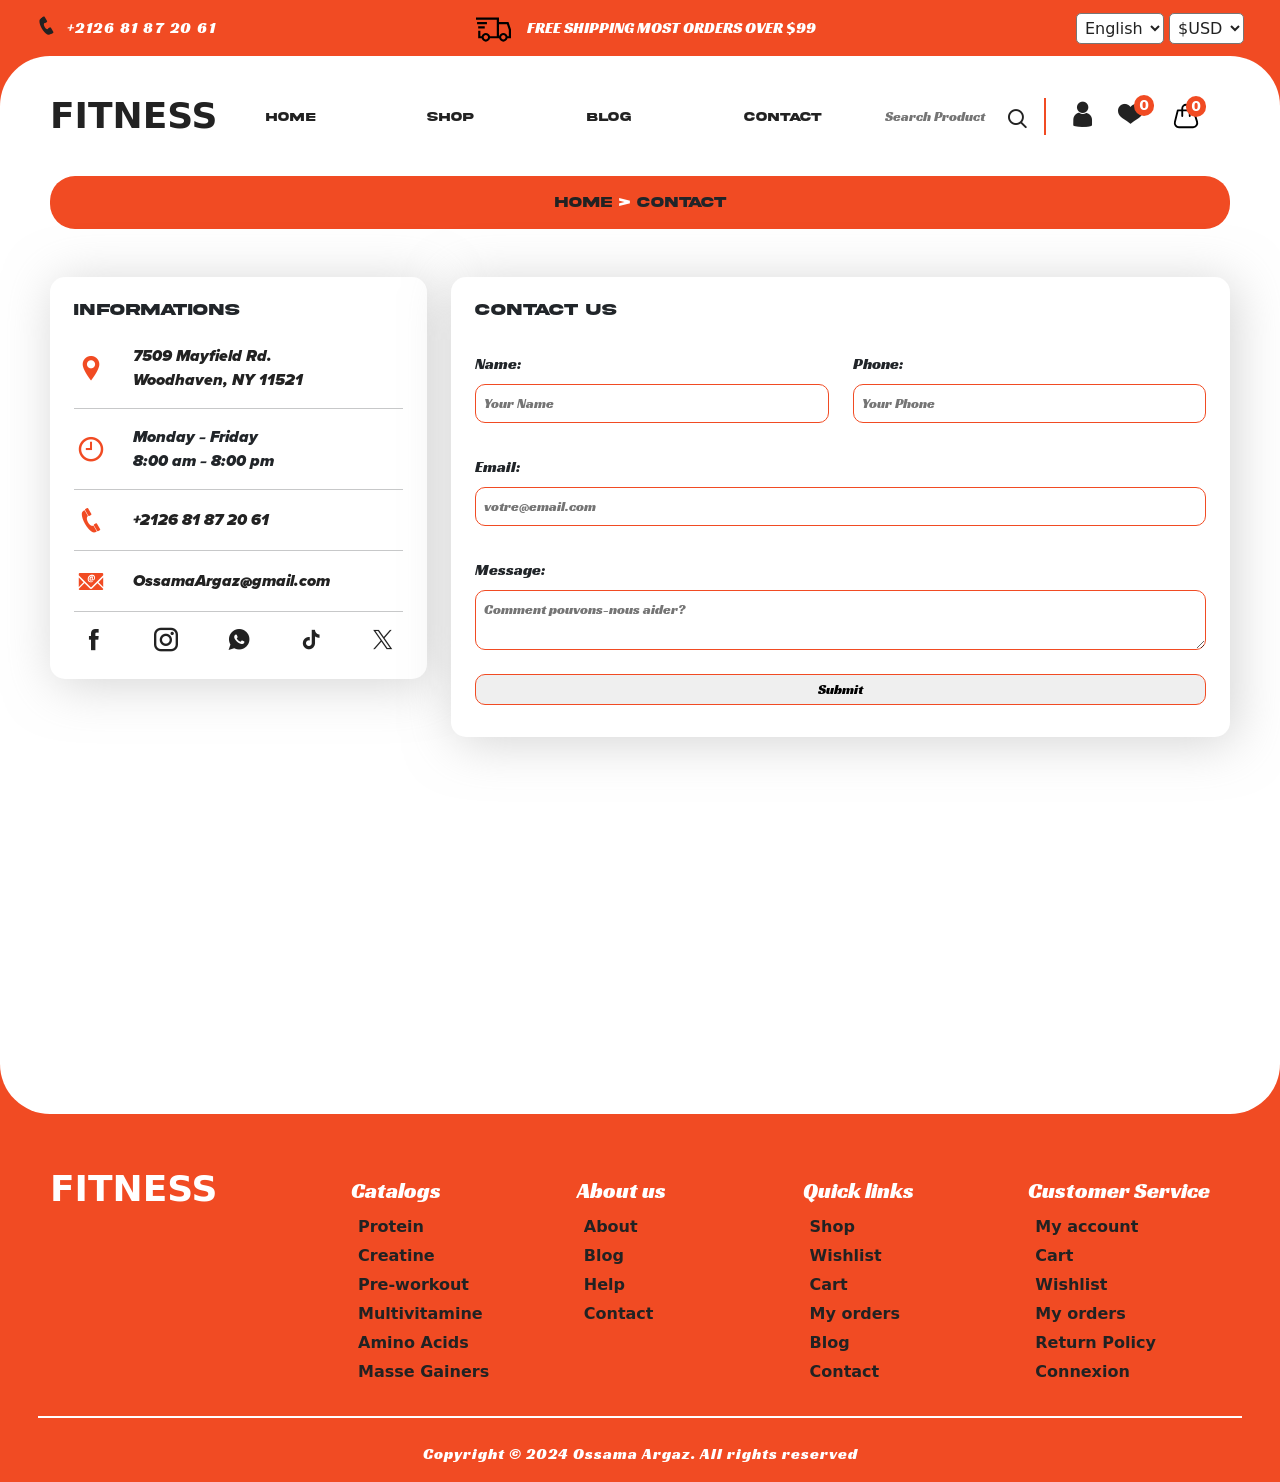
<file: contact.html>
<!DOCTYPE html>
<html lang="en">
<head>
    <meta charset="UTF-8">
    <meta name="viewport" content="width=device-width, initial-scale=1.0">

    <link href="https://cdn.jsdelivr.net/npm/bootstrap@5.3.6/dist/css/bootstrap.min.css" rel="stylesheet" integrity="sha384-4Q6Gf2aSP4eDXB8Miphtr37CMZZQ5oXLH2yaXMJ2w8e2ZtHTl7GptT4jmndRuHDT" crossorigin="anonymous">
    <link rel="stylesheet" href="plugins/icofont/icofont.min.css">

    <link rel="stylesheet" href="https://cdnjs.cloudflare.com/ajax/libs/OwlCarousel2/2.3.4/assets/owl.carousel.min.css"/>
    <link rel="stylesheet" href="https://cdnjs.cloudflare.com/ajax/libs/OwlCarousel2/2.3.4/assets/owl.theme.default.min.css"/>

    <link rel="stylesheet" href="styles/contact.css">


    <title>Contact</title>
</head>
<body>
    
    <header class="header container-fluid">
        <div class="top-page px-4 d-flex justify-content-center justify-content-md-between align-items-center">
            <div class="top-left py-2 d-md-block align-items-center d-none">
                <i class="icofont-phone"></i>
                <a href="tel:+212681872061" class="ms-1">+2126 81 87 20 61</a>
            </div>
            <div class="top-center d-flex justify-content-center align-items-center">
                <img src="./assest/img/shipping-fast-solid-svgrepo-com.svg" alt="">
                <p class="ms-3 mt-3">FREE SHIPPING MOST ORDERS OVER $99</p>
            </div>
            <div class="top-right d-md-block d-none">
                <select class="p-1" name="" id="">
                    <option value="English">English</option>
                    <option value="French">French</option>
                    <option value="Arabe">Arabe</option>
                </select>
                <select class="p-1" name="" id="">
                    <option value="USD">$USD</option>
                    <option value="EUR">€USD</option>
                    <option value="MAD">MAD</option>
                </select>
            </div>
        </div>
    </header>
    
    <main class="w-100">
        <article class="w-100">
            <section class="section hero w-100">
                    <!-- default navbar START -->
                <div class="hero-navbar w-100 pt-4 d-lg-flex justify-content-lg-between align-items-lg-center d-none">
                    <div class="hero-logo">
                        <a href="index.html"><span>FITNESS</span></a>
                    </div>
                    <nav class="navbar d-flex align-items-center">
                        <ul class="navbar-list w-100 px-5 mt-3 d-flex justify-content-between align-items-center">
                            <li class="">
                                <a class="" href="index.html">Home</a>
                            </li>
                            <li class="">
                                <a class="" href="shop.html">Shop</a>
                            </li>
                            <li class="">
                                <a class="" href="blog.html">Blog</a>
                            </li>
                            <li class="">
                                <a class="" href="#">Contact</a>
                            </li>
                        </ul>
                    </nav>
                    <div class="hero-navbar-right d-flex justify-content-center align-items-center">
                        <div class="input-search me-4 position-relative">
                            <input class="" type="text" placeholder="Search Product">
                            <i class="icofont-search"></i>
                        </div>
                        <a href="login.html"><i class="icofont-user me-4"></i></a>
                        <div class="favoris-icon position-relative">
                            <span class="position-absolute">0</span>
                            <a href="#"><i class="icofont-ui-love me-4"></i></a>
                        </div>
                        <div class="cart-shop-img me-4 position-relative">
                            <span class="position-absolute">0</span>
                            <a href="#"><img class="cart-market" src="./assest/img/4781813_bag_buy_cart_market_shop_icon.svg"></a>
                        </div>
                    </div>
                </div>
                    <!-- default navbar END -->

                    <!-- navbar for responsive START -->
                <div class="hero-navbar-responsive hero-navbar pt-4 d-lg-none d-flex justify-content-between align-items-center">
                    <button class="btn" type="button" data-bs-toggle="offcanvas" data-bs-target="#offcanvasExample" aria-controls="offcanvasExample">
                            <img src="./assest/img/menu.png" width="30px" height="30px" alt="">
                    </button>
                    <div class="hero-logo-responsive">
                        <a href="index.html"><span>FITNESS</span></a>
                    </div>
                    <div class="hero-navbar-right-responsive d-flex justify-content-center align-items-center">
                        <div class="cart-shop-img position-relative">
                            <span class="position-absolute">0</span>
                            <a href="#"><img class="cart-market" src="./assest/img/4781813_bag_buy_cart_market_shop_icon.svg"></a>
                        </div>
                    </div>
                </div>
                    <!-- navbar for responsive END -->


                    <!-- offcanvas navbar for responsive START -->
                <div class="offcanvas offcanvas-start py-4" tabindex="-1" id="offcanvasExample" aria-labelledby="offcanvasExampleLabel">
                    <div class="offcanvas-header">
                        <button type="button" class="btn-close" data-bs-dismiss="offcanvas" aria-label="Close"></button>
                    </div>
                    <div class="text-center hero-logo-responsive">
                        <a href="index.html"><span>FITNESS</span></a>
                    </div>
                    <div class="offcanvas-search w-100 pt-4 d-flex justify-content-center">
                        <div class="offcanvas-input-search position-relative">
                            <input class="w-100" type="text" placeholder="Search Product">
                            <i class="icofont-search"></i>
                        </div>
                    </div>
                    <nav class="hero-navbar-responsive offcanvas-navbar">
                        <ul class="navbar-list mt-3 d-flex flex-column">
                            <li class="mt-4">
                                <a class="mt-4" href="index.html">Home</a>
                            </li>
                            <li class="mt-4">
                                <a class="mt-4" href="shop.html">Shop</a>
                            </li>
                            <li class="mt-4">
                                <a class="mt-4" href="blog.html">Blog</a>
                            </li>
                            <li class="mt-4">
                                <a class="mt-4" href="#">Contact</a>
                            </li>
                        </ul>
                    </nav>
                </div>
                    <!-- offcanvas navbar for responsive END -->

            </section>



            <section class="section contact py-4 overflow-hidden">
                <div class="contact-page-top py-lg-3 py-2 text-center">
                    <p class="m-0 text-center"><a href="index.html">Home</a> <span>></span> Contact</p>
                </div>

                <div class="contact-container row my-5">
                    <div class="contact-left col-12 col-lg-4">
                        <div class="contact-info p-4">
                            <h6 class="contact-info-title m-0 text-lg-start text-center">Informations</h6>
                            <div class="contact-info-content mt-4">
                                <div class="contact-info-location row">
                                    <div class="contact-info-icon col-12 col-lg-2  d-flex align-items-center justify-content-center">
                                        <i class="icofont-location-pin"></i>
                                    </div>
                                    <div class="contact-info-desc col-12 col-lg-10 my-lg-0 my-2 text-lg-start text-center">
                                        <a href="#">7509 Mayfield Rd.<br>Woodhaven, NY 11521</a>
                                    </div>
                                </div>

                                <hr>

                                <div class="contact-info-time row">
                                    <div class="contact-info-icon col-2 col-12 col-lg-2 d-flex align-items-center justify-content-center">
                                        <i class="icofont-clock-time"></i>
                                    </div>
                                    <div class="contact-info-desc col-12 col-lg-10 my-lg-0 my-2 text-lg-start text-center">
                                        <p class="p-0 m-0">Monday <span>-</span> Friday</p>
                                        <p class="p-0 m-0">8:00 am <span>-</span> 8:00 pm</p>
                                    </div>
                                </div>

                                <hr>

                                <div class="contact-info-phone row">
                                    <div class="contact-info-icon col-12 col-lg-2 d-flex align-items-center justify-content-center">
                                        <i class="icofont-phone"></i>
                                    </div>
                                    <div class="contact-info-desc col-12 col-lg-10 my-lg-0 my-2 d-flex align-items-center justify-content-lg-start justify-content-center">
                                        <a href="tel:+212681872061"><span>+</span>2126 81 87 20 61</a>
                                    </div>
                                </div>

                                <hr>

                                <div class="contact-info-email row">
                                    <div class="contact-info-icon col-12 col-lg-2 d-flex align-items-center justify-content-center">
                                        <i class="icofont-email"></i>
                                    </div>
                                    <div class="contact-info-desc col-12 col-lg-10 my-lg-0 my-2 d-flex align-items-center justify-content-lg-start justify-content-center">
                                        <a href="mailto:ossamaargaz@gmail.com">OssamaArgaz<span>@</span>gmail.com</a>
                                    </div>
                                </div>

                                <hr>

                                <div class="contact-info-social-media px-2 mt-lg-0 mt-4 d-flex justify-content-between">
                                    <a href="#"><i class="icofont-facebook"></i></a>
                                    <a href="#"><i class="icofont-instagram"></i></a>
                                    <a href="#"><i class="icofont-whatsapp"></i></a>
                                    <a href="#"><i class="icofont-tiktok"></i></a>
                                    <a href="#"><i class="icofont-x"></i></a>
                                </div>
                            </div>
                        </div>
                    </div>
                    <div class="contact-right col-12 col-lg-8 mt-5 mt-lg-0">
                        <div class="contact-form p-4">
                            <h6 class="contact-form-title text-lg-start text-center">Contact Us</h6>
                            <form class="row pt-2" action="">
                                <div class="name col-sm-6 col-12 my-2 my-sm-3 d-flex flex-column">
                                    <label for="">Name:</label>
                                    <input class="mt-2 p-2" type="text" placeholder="Your Name">
                                </div>
                                <div class="phone col-sm-6 col-12 my-2 my-sm-3 d-flex flex-column">
                                    <label for="">Phone:</label>
                                    <input class="mt-2 p-2" type="number" placeholder="Your Phone">
                                </div>
                                <div class="email col-12 my-2 my-sm-3 d-flex flex-column">
                                    <label for="">Email:</label>
                                    <input class="mt-2 p-2" type="email" placeholder="votre@email.com">
                                </div>
                                <div class="message col-12 my-2 my-sm-3 d-flex flex-column">
                                    <label for="">Message:</label>
                                    <textarea class="mt-2 p-2" name="" id="" placeholder="Comment pouvons-nous aider?"></textarea>
                                </div>
                                <div class="button col-12 my-2 d-flex flex-column">
                                    <input class="p-1" type="submit">
                                </div>
                            </form>
                        </div>
                    </div>
                </div>
                <div class="map mb-5">
                    <iframe src="https://www.google.com/maps/embed?pb=!1m18!1m12!1m3!1d2946.940981583159!2d-5.354882337600972!3d35.584578152408426!2m3!1f0!2f0!3f0!3m2!1i1024!2i768!4f13.1!3m3!1m2!1s0xd0b45d8502dbafb%3A0x864af2250956dd71!2sENERGY%2B%20Club!5e0!3m2!1sfr!2sma!4v1762810891598!5m2!1sfr!2sma" width="100%" height="250" style="border:0;" allowfullscreen="" loading="lazy" referrerpolicy="no-referrer-when-downgrade"></iframe>                
                </div>
            </section>




                <!-- FOOTER START -->
            <footer class="section footer pt-5">
                <div class="footer-container">
                    <div class="footer-container-top row">
                        <div class="footer-logo col-12 col-sm-3">
                            <a href="index.html"><span>FITNESS</span></a>
                        </div>
                        <div class="footer-links py-2 col-12 col-sm-9">
                            <div class="footer-links-container py-2 pb-sm-2 row">
                                <div class="footer-links-Catalogs col-6 py-2 col-sm-3 py-sm-0">
                                    <h6 class="footer-links-title">Catalogs</h6>
                                    <ul class="footer-links-Catalogs-list">
                                        <li class="">
                                            <a href="#">Protein</a>
                                        </li>
                                        <li>
                                            <a href="#">Creatine</a>
                                        </li>
                                        <li>
                                            <a href="#">Pre-workout</a>
                                        </li>
                                        <li>
                                            <a href="#">Multivitamine</a>
                                        </li>
                                        <li>
                                            <a href="#">Amino Acids</a>
                                        </li>
                                        <li>
                                            <a href="#">Masse Gainers</a>
                                        </li>
                                    </ul>
                                </div>
                                <div class="footer-links-about col-6 py-2 col-sm-3 py-sm-0">
                                    <h6 class="footer-links-title">About us</h6>
                                    <ul class="footer-links-about-list">
                                        <li class="">
                                            <a href="#">About</a>
                                        </li>
                                        <li>
                                            <a href="blog.html">Blog</a>
                                        </li>
                                        <li>
                                            <a href="#">Help</a>
                                        </li>
                                        <li>
                                            <a href="#">Contact</a>
                                        </li>
                                    </ul>
                                </div>
                                <div class="footer-links-quick-links col-6 py-2 col-sm-3 py-sm-0">
                                    <h6 class="footer-links-title">Quick links</h6>
                                    <ul class="footer-links-quick-links-list">
                                        <li class="">
                                            <a href="shop.html">Shop</a>
                                        </li>
                                        <li>
                                            <a href="#">Wishlist</a>
                                        </li>
                                        <li>
                                            <a href="#">Cart</a>
                                        </li>
                                        <li>
                                            <a href="#">My orders</a>
                                        </li>
                                        <li>
                                            <a href="blog.html">Blog</a>
                                        </li>
                                        <li>
                                            <a href="#">Contact</a>
                                        </li>
                                    </ul>
                                </div>
                                <div class="footer-links-customer col-6 py-2 col-sm-3 py-sm-0">
                                    <h6 class="footer-links-title">Customer Service</h6>
                                    <ul class="footer-links-customer-service-list">
                                        <li class="">
                                            <a href="login.html">My account</a>
                                        </li>
                                        <li>
                                            <a href="#">Cart</a>
                                        </li>
                                        <li>
                                            <a href="#">Wishlist</a>
                                        </li>
                                        <li>
                                            <a href="#">My orders</a>
                                        </li>
                                        <li>
                                            <a href="#">Return Policy</a>
                                        </li>
                                        <li>
                                            <a href="login.html">Connexion</a>
                                        </li>
                                    </ul>
                                </div>
                            </div>
                        </div>
                    </div>
                    <div class="footer-copy-right col-12 pt-4 text-center">
                        <p class="">Copyright © 2024 <a href="https://github.com/OssamaArgaz" target="_blank">Ossama Argaz</a>. All rights reserved</p>
                    </div>
                </div>
            </footer>
                <!-- FOOTER START -->
        </article>
    </main>







    <script src="https://cdn.jsdelivr.net/npm/bootstrap@5.3.6/dist/js/bootstrap.bundle.min.js" integrity="sha384-j1CDi7MgGQ12Z7Qab0qlWQ/Qqz24Gc6BM0thvEMVjHnfYGF0rmFCozFSxQBxwHKO" crossorigin="anonymous"></script>
    
    <script src="https://cdnjs.cloudflare.com/ajax/libs/jquery/3.7.1/jquery.min.js"></script>
    <script src="https://cdnjs.cloudflare.com/ajax/libs/OwlCarousel2/2.3.4/owl.carousel.min.js"></script>

</body>
</html>
</file>
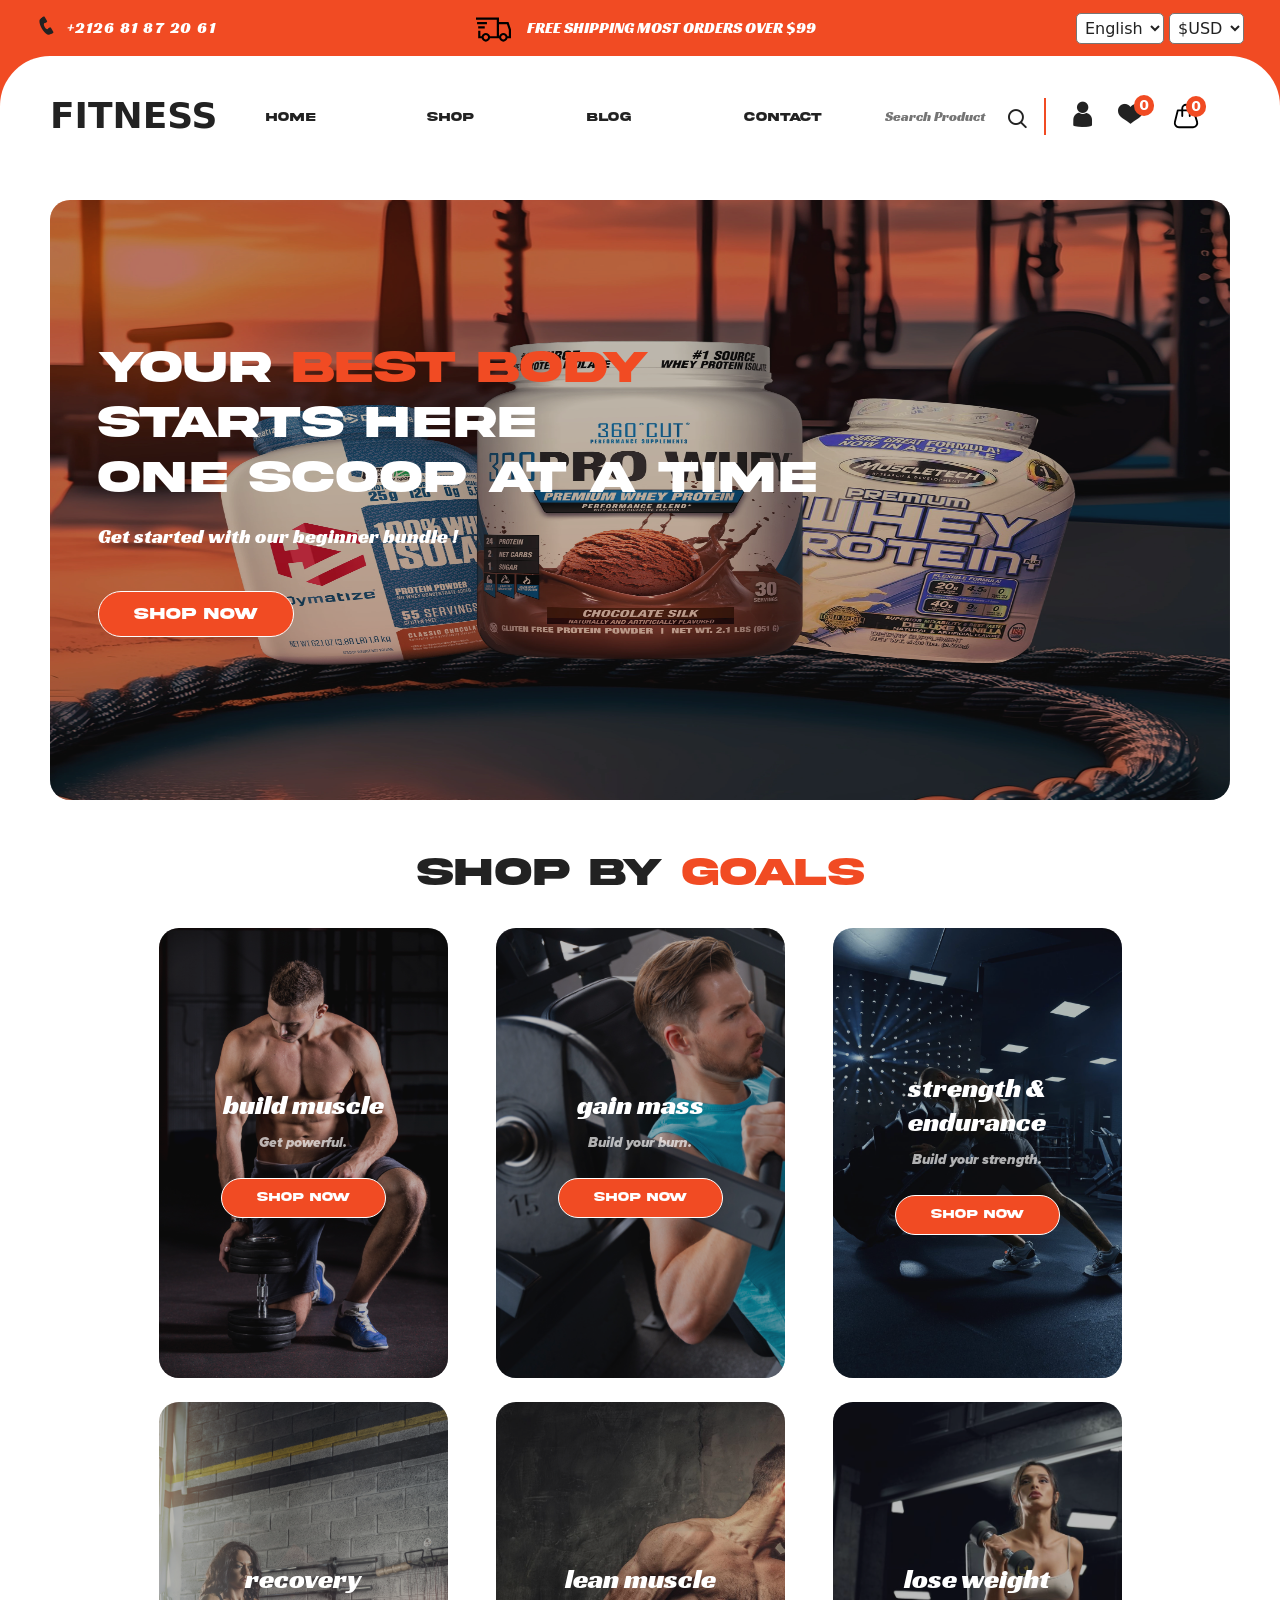
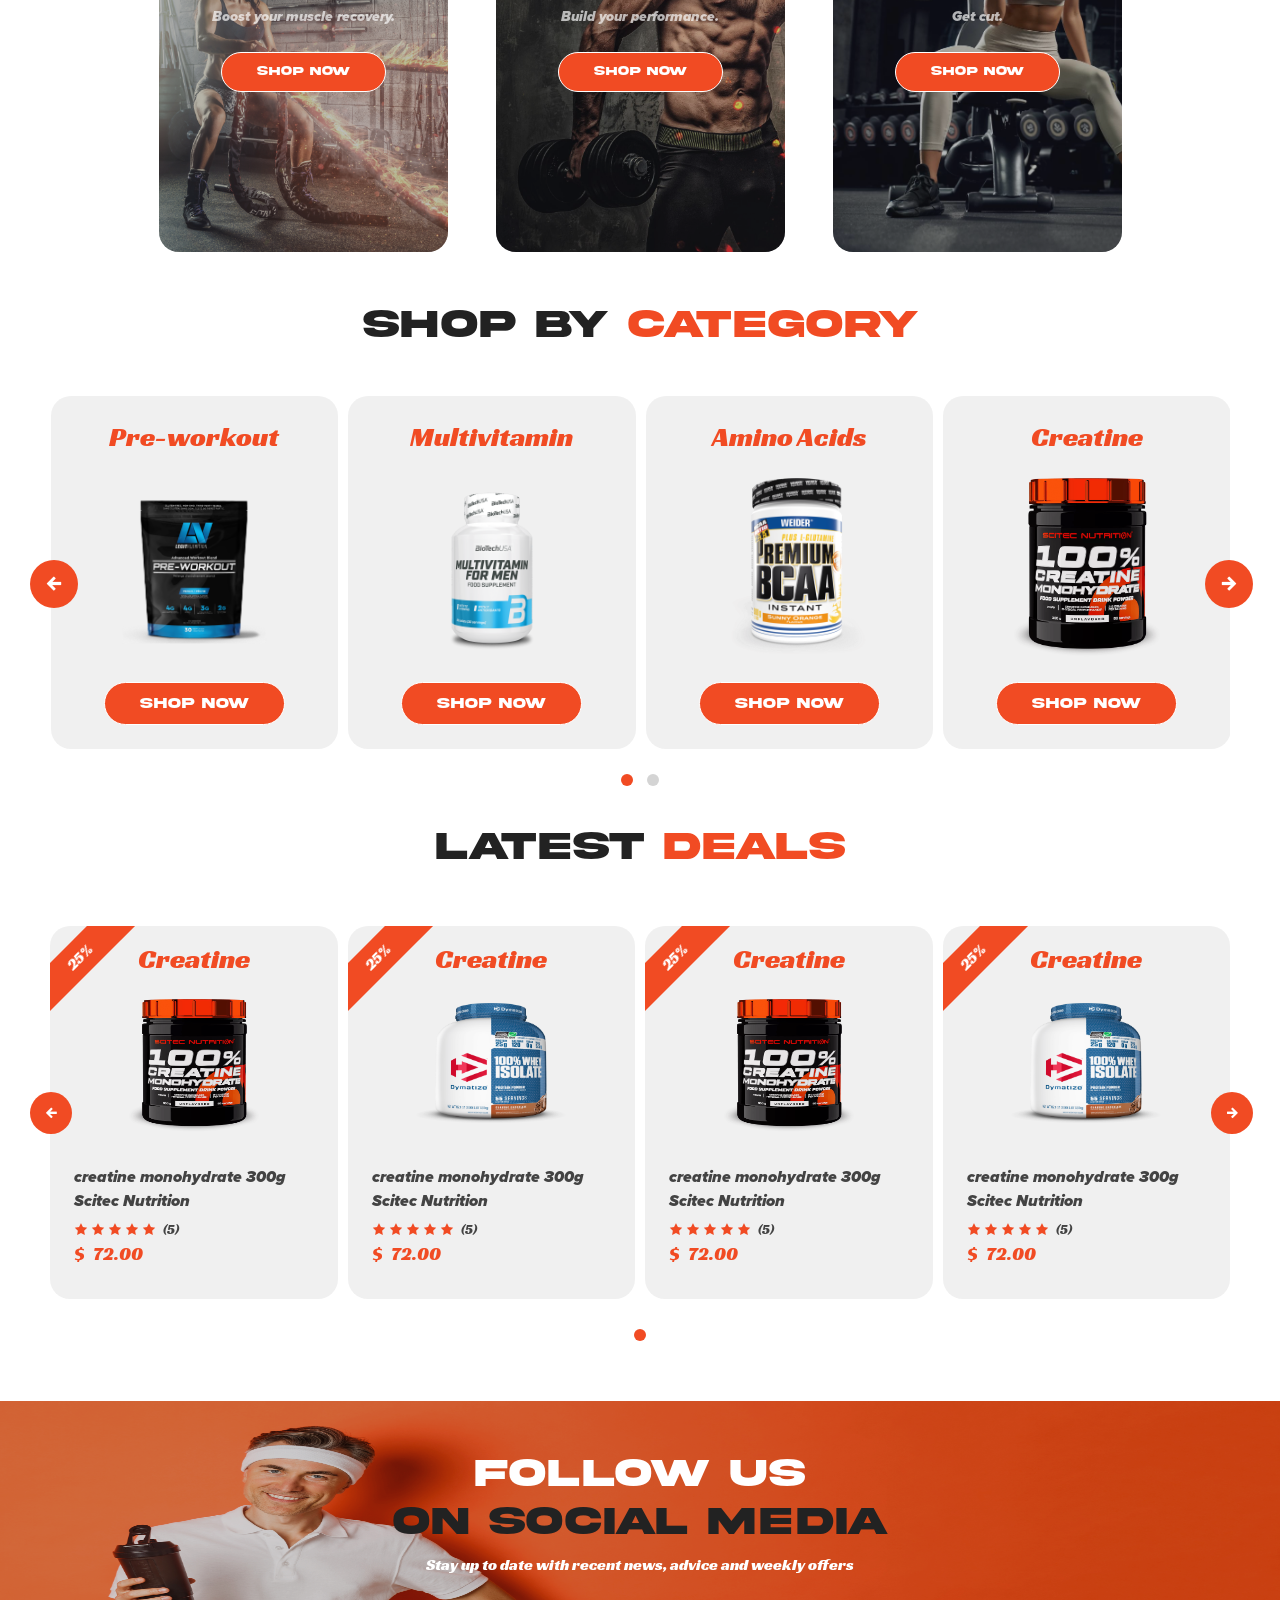
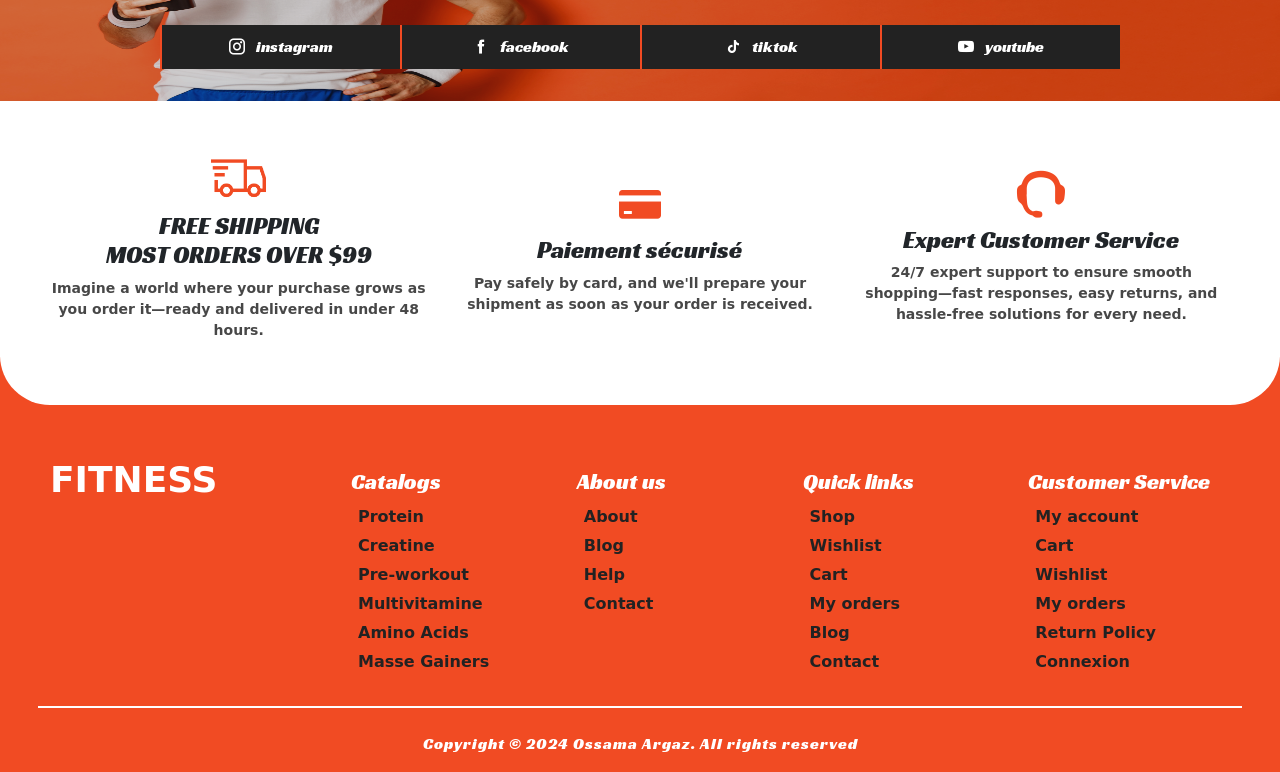
<file: home.html>
<!DOCTYPE html>
<html lang="en">
<head>
    <meta charset="UTF-8">
    <meta name="viewport" content="width=device-width, initial-scale=1.0">

    <link href="https://cdn.jsdelivr.net/npm/bootstrap@5.3.6/dist/css/bootstrap.min.css" rel="stylesheet" integrity="sha384-4Q6Gf2aSP4eDXB8Miphtr37CMZZQ5oXLH2yaXMJ2w8e2ZtHTl7GptT4jmndRuHDT" crossorigin="anonymous">
    <link rel="stylesheet" href="plugins/icofont/icofont.min.css">

    <link rel="stylesheet" href="https://cdnjs.cloudflare.com/ajax/libs/OwlCarousel2/2.3.4/assets/owl.carousel.min.css"/>
    <link rel="stylesheet" href="https://cdnjs.cloudflare.com/ajax/libs/OwlCarousel2/2.3.4/assets/owl.theme.default.min.css"/>

    <link rel="stylesheet" href="styles/home.css">


    <title>Home</title>
</head>
<body>
    
    <header class="header container-fluid">
        <div class="top-page px-4 d-flex justify-content-center justify-content-md-between align-items-center">
            <div class="top-left py-2 d-md-block align-items-center d-none">
                <i class="icofont-phone"></i>
                <a href="tel:+212681872061" class="ms-1">+2126 81 87 20 61</a>
            </div>
            <div class="top-center d-flex justify-content-center align-items-center">
                <img src="./assest/img/shipping-fast-solid-svgrepo-com.svg" alt="">
                <p class="ms-3 mt-3">FREE SHIPPING MOST ORDERS OVER $99</p>
            </div>
            <div class="top-right d-md-block d-none">
                <select class="p-1" name="" id="">
                    <option value="English">English</option>
                    <option value="French">French</option>
                    <option value="Arabe">Arabe</option>
                </select>
                <select class="p-1" name="" id="">
                    <option value="USD">$USD</option>
                    <option value="EUR">€USD</option>
                    <option value="MAD">MAD</option>
                </select>
            </div>
        </div>
    </header>
    
    <main class="w-100">
        <article class="w-100">
            <section class="section hero w-100">
                <!-- default navbar START -->
                <div class="hero-navbar w-100 pt-4 d-lg-flex justify-content-lg-between align-items-lg-center d-none">
                    <div class="hero-logo">
                        <a href="#"><span>FITNESS</span></a>
                    </div>
                    <nav class="navbar d-flex align-items-center">
                        <ul class="navbar-list w-100 px-5 mt-3 d-flex justify-content-between align-items-center">
                            <li class="">
                                <a class="" href="#">Home</a>
                            </li>
                            <li class="">
                                <a class="" href="#">Shop</a>
                            </li>
                            <li class="">
                                <a class="" href="#">Blog</a>
                            </li>
                            <li class="">
                                <a class="" href="#">Contact</a>
                            </li>
                        </ul>
                    </nav>
                    <div class="hero-navbar-right d-flex justify-content-center align-items-center">
                        <div class="input-search me-4 position-relative">
                            <input class="" type="text" placeholder="Search Product">
                            <i class="icofont-search"></i>
                        </div>
                        <a href="#"><i class="icofont-user me-4"></i></a>
                        <div class="favoris-icon position-relative">
                            <span class="position-absolute">0</span>
                            <a href="#"><i class="icofont-ui-love me-4"></i></a>
                        </div>
                        <div class="cart-shop-img me-4 position-relative">
                            <span class="position-absolute">0</span>
                            <a href="#"><img class="cart-market" src="./assest/img/4781813_bag_buy_cart_market_shop_icon.svg"></a>
                        </div>
                    </div>
                </div>
                <!-- default navbar END -->

                <!-- navbar for responsive START -->
                <div class="hero-navbar-responsive hero-navbar pt-4 d-lg-none d-flex justify-content-between align-items-center">
                    <button class="btn" type="button" data-bs-toggle="offcanvas" data-bs-target="#offcanvasExample" aria-controls="offcanvasExample">
                            <img src="./assest/img/menu.png" width="30px" height="30px" alt="">
                    </button>
                    <div class="hero-logo-responsive">
                        <a href="#"><span>FITNESS</span></a>
                    </div>
                    <div class="hero-navbar-right-responsive d-flex justify-content-center align-items-center">
                        <div class="cart-shop-img position-relative">
                            <span class="position-absolute">0</span>
                            <a href="#"><img class="cart-market" src="./assest/img/4781813_bag_buy_cart_market_shop_icon.svg"></a>
                        </div>
                    </div>
                </div>
                <!-- navbar for responsive END -->


                <!-- offcanvas navbar for responsive START -->
                <div class="offcanvas offcanvas-start py-4" tabindex="-1" id="offcanvasExample" aria-labelledby="offcanvasExampleLabel">
                    <div class="offcanvas-header">
                        <button type="button" class="btn-close" data-bs-dismiss="offcanvas" aria-label="Close"></button>
                    </div>
                    <div class="text-center hero-logo-responsive">
                        <a href="#"><span>FITNESS</span></a>
                    </div>
                    <div class="offcanvas-search w-100 pt-4 d-flex justify-content-center">
                        <div class="offcanvas-input-search position-relative">
                            <input class="w-100" type="text" placeholder="Search Product">
                            <i class="icofont-search"></i>
                        </div>
                    </div>
                    <nav class="hero-navbar-responsive offcanvas-navbar">
                        <ul class="navbar-list mt-3 d-flex flex-column">
                            <li class="mt-4">
                                <a class="mt-4" href="#">Home</a>
                            </li>
                            <li class="mt-4">
                                <a class="mt-4" href="#">Shop</a>
                            </li>
                            <li class="mt-4">
                                <a class="mt-4" href="#">Blog</a>
                            </li>
                            <li class="mt-4">
                                <a class="mt-4" href="#">Contact</a>
                            </li>
                        </ul>
                    </nav>
                </div>
                <!-- offcanvas navbar for responsive END -->
                <div class="hero-img mt-5 position-relative">
                    <div class="lyr w-100 h-100 position-absolute"></div>
                    <div class="hero-img-desc ps-sm-5 position-relative d-sm-block d-flex flex-column justify-content-center align-items-center">
                        <h1>Your <span>Best Body</span> </br> Starts Here </br> One Scoop at a Time</h1>
                        <p>Get started with our beginner bundle !</p>
                        <a class="btn hero-img-btn mt-lg-4 mt-2" href="#">Shop Now</a>
                    </div>
                </div>
            </section>

            <section class="section shop-by">
                <div class="shop-by-goals py-5">
                    <h1 class="section-title shop-by-goals-title text-center">Shop by <span>Goals</span></h1>
                    <div class="shop-by-goals-cards ps-lg-5 ps-4 row align-items-center justify-content-center text-center">
                        <div class="shop-by-goals-card shop-by-goals-card-card-1 col-12 col-lg-3 mt-lg-4 me-lg-5 col-sm-5 mt-4 me-4 position-relative d-flex flex-column justify-content-center align-items-center">
                            <div class="lyr w-100 h-100 position-absolute"></div>
                            <div class="shop-by-goals-card-content position-relative">
                            <div class="shop-by-goals-card-title">
                                <h2 class="text-center">build muscle</h2>
                                <span>Get powerful.</span>
                            </div>
                            <a class="btn mt-lg-4 mt-5 shop-by-goals-card-btn" href="#">Shop Now</a>
                            </div>
                        </div>

                        <div class="shop-by-goals-card shop-by-goals-card-card-2 col-12 col-lg-3 mt-lg-4 me-lg-5 col-sm-5 mt-4 me-4 position-relative d-flex flex-column justify-content-center align-items-center">
                            <div class="lyr w-100 h-100 position-absolute"></div>
                            <div class="shop-by-goals-card-content position-relative">
                            <div class="shop-by-goals-card-title">
                                <h2 class="text-center">gain mass</h2>
                                <span>Build your burn.</span>
                            </div>
                            <a class="btn mt-lg-4 mt-5 shop-by-goals-card-btn" href="#">Shop Now</a>
                            </div>
                        </div>

                        <div class="shop-by-goals-card shop-by-goals-card-card-3 col-12 col-lg-3 mt-lg-4 me-lg-5 col-sm-5 mt-4 me-4 position-relative d-flex flex-column justify-content-center align-items-center">
                            <div class="lyr w-100 h-100 position-absolute"></div>
                            <div class="shop-by-goals-card-content position-relative">
                            <div class="shop-by-goals-card-title">
                                <h2 class="text-center">strength & endurance</h2>
                                <span>Build your strength.</span>
                            </div>
                            <a class="btn mt-lg-4 mt-5 shop-by-goals-card-btn" href="#">Shop Now</a>
                            </div>
                        </div>

                        <div class="shop-by-goals-card shop-by-goals-card-card-4 col-12 col-lg-3 mt-lg-4 me-lg-5 col-sm-5 mt-4 me-4 position-relative d-flex flex-column justify-content-center align-items-center">
                            <div class="lyr w-100 h-100 position-absolute"></div>
                            <div class="shop-by-goals-card-content position-relative">
                            <div class="shop-by-goals-card-title">
                                <h2 class="text-center">recovery</h2>
                                <span>Boost your muscle recovery.</span>
                            </div>
                            <a class="btn mt-lg-4 mt-5 shop-by-goals-card-btn" href="#">Shop Now</a>
                            </div>
                        </div>

                        <div class="shop-by-goals-card shop-by-goals-card-card-5 col-12 col-lg-3 mt-lg-4 me-lg-5 col-sm-5 mt-4 me-4 position-relative d-flex flex-column justify-content-center align-items-center">
                            <div class="lyr w-100 h-100 position-absolute"></div>
                            <div class="shop-by-goals-card-content position-relative">
                            <div class="shop-by-goals-card-title">
                                <h2 class="text-center">lean muscle</h2>
                                <span>Build your performance.</span>
                            </div>
                            <a class="btn mt-lg-4 mt-5 shop-by-goals-card-btn" href="#">Shop Now</a>
                            </div>
                        </div>

                        <div class="shop-by-goals-card shop-by-goals-card-card-6 col-12 col-lg-3 mt-lg-4 me-lg-5 col-sm-5 mt-4 me-4 position-relative d-flex flex-column justify-content-center align-items-center">
                            <div class="lyr w-100 h-100 position-absolute"></div>
                            <div class="shop-by-goals-card-content position-relative">
                            <div class="shop-by-goals-card-title">
                                <h2 class="text-center">lose weight</h2>
                                <span>Get cut.</span>
                            </div>
                            <a class="btn mt-lg-4 mt-5 shop-by-goals-card-btn" href="#">Shop Now</a>
                            </div>
                        </div>
                    </div>
                </div>
                <div class="shop-by-category pb-4">
                    <h1 class="section-title text-center">Shop by <span>category</span></h1>
                    <div class="shop-by-category-cards owl-carousel owl-theme mt-5">
                        <div class="item shop-by-category-card w-100 p-4 d-flex flex-column justify-content-center align-items-center">
                            <a class="d-flex flex-column justify-content-center align-items-center" href="#">
                                <h4 class="shop-by-category-card-title mb-4">Protein Powder</h4>
                                <img src="./assest/img/R.png" alt="">
                                <a class="btn mt-4 shop-by-category-card-btn" href="#">Shop Now</a>
                            </a>
                        </div>
                        <div class="item shop-by-category-card w-100 p-4 d-flex flex-column justify-content-center align-items-center">
                            <a class="d-flex flex-column justify-content-center align-items-center" href="#">
                                <h4 class="shop-by-category-card-title mb-4">Pre-workout</h4>
                                <img src="./assest/img/pre-workout.png" alt="">
                                <a class="btn mt-4 shop-by-category-card-btn" href="#">Shop Now</a>
                            </a>
                        </div>
                        <div class="item shop-by-category-card w-100 p-4 d-flex flex-column justify-content-center align-items-center">
                            <a class="d-flex flex-column justify-content-center align-items-center" href="#">
                                <h4 class="shop-by-category-card-title mb-4">Multivitamin</h4>
                                <img src="./assest/img/images_vitaminok_multivit_for_men_multivitamin_formen_60tbl_250ml_1_.png" alt="">
                                <a class="btn mt-4 shop-by-category-card-btn" href="#">Shop Now</a>
                            </a>
                        </div>
                        <div class="item shop-by-category-card w-100 p-4 d-flex flex-column justify-content-center align-items-center">
                            <a class="d-flex flex-column justify-content-center align-items-center" href="#">
                                <h4 class="shop-by-category-card-title mb-4">Amino Acids</h4>
                                <img src="./assest/img/31700_premium_bcaa_instant_500g_sunnyorange.png" alt="">
                                <a class="btn mt-4 shop-by-category-card-btn" href="#">Shop Now</a>
                            </a>
                        </div>
                        <div class="item shop-by-category-card w-100 p-4 d-flex flex-column justify-content-center align-items-center">
                            <a class="d-flex flex-column justify-content-center align-items-center" href="#">
                                <h4 class="shop-by-category-card-title mb-4">Creatine</h4>
                                <img src="./assest/img/scitec_creatine_monohydrate_300g.png" alt="">
                                <a class="btn mt-4 shop-by-category-card-btn" href="#">Shop Now</a>
                            </a>
                        </div>
                        <div class="item shop-by-category-card w-100 p-4 d-flex flex-column justify-content-center align-items-center">
                            <a class="d-flex flex-column justify-content-center align-items-center" href="#">
                                <h4 class="shop-by-category-card-title mb-4">Masse Gainers</h4>
                                <img src="./assest/img/muscletech-mass-tech-extreme-2000.webp" alt="">
                                <a class="btn mt-4 shop-by-category-card-btn" href="#">Shop Now</a>
                            </a>
                        </div>
                    </div>
                </div>
                <div class="latest-deals">
                    <h1 class="section-title latest-deals-title text-center">Latest <span>Deals</span></h1>
                    <div class="latest-deals-cards owl-carousel owl-theme py-5">
                        <div class="item latest-deals-card w-100 p-2 position-relative">
                            <div class="pourcentage text-center">
                                <span>25%</span>
                            </div>
                            <div class="latest-deals-card-content d-flex flex-column justify-content-center align-items-center">
                                <h4 class="latest-deals-card-title py-2 text-center">Creatine</h4>
                                <img class="latest-deals-card-img py-2" src="./assest/img/scitec_creatine_monohydrate_300g.png" alt="">
                                <div class="card-desc py-4 px-3 d-flex flex-column justify-content-start align-items-start">
                                    <p class="product-desc">creatine monohydrate 300g Scitec Nutrition</p>
                                    <div class="product-rate">
                                        <span><i class="icofont-star"></i></span>
                                        <span><i class="icofont-star"></i></span>
                                        <span><i class="icofont-star"></i></span>
                                        <span><i class="icofont-star"></i></span>
                                        <span><i class="icofont-star"></i></span>
                                        <span class="ms-1">(5)</span>
                                    </div>
                                    <div class="latest-deals-card-product-price">
                                        <span class="dollar me-2">$</span><span class="latest-deals-card-product-price">72.00</span>
                                    </div>
                                </div>
                                <div class="latest-deals-card-btn position-absolute">
                                    <button class="btn my-2">Add to cart</button>
                                </div>
                                <div class="latest-deals-card-info" 
                                    data-bs-toggle="popover" 
                                    data-bs-trigger="hover"
                                    data-bs-placement="left"
                                    title="Information"
                                    data-bs-content="Créatine Monohydrate 300g . Performance & Récupération | + 💪 Force | + Puissance 🚀 | + Récupération 🧠.">
                                    <i class="icofont-info-circle"></i>
                                </div>
                                <div class="latest-deals-card-like" 
                                    data-bs-toggle="popover" 
                                    data-bs-trigger="hover"
                                    data-bs-placement="left"
                                    title="Add to wishlist."
                                    data-bs-content="">
                                    <i class="icofont-ui-love"></i>
                                </div>
                                <div class="latest-deals-card-eye" 
                                    data-bs-toggle="popover" 
                                    data-bs-trigger="hover"
                                    data-bs-placement="left"
                                    title="Quick view"
                                    data-bs-content="">
                                    <i class="icofont-eye-alt"></i>
                                </div>
                            </div>
                        </div>
                        <div class="item latest-deals-card w-100 p-2 position-relative">
                            <div class="pourcentage text-center">
                                <span>25%</span>
                            </div>
                            <div class="latest-deals-card-content d-flex flex-column justify-content-center align-items-center">
                                <h4 class="latest-deals-card-title py-2 text-center">Creatine</h4>
                                <img class="latest-deals-card-img py-2" src="./assest/img/R.png" alt="">
                                <div class="card-desc py-4 px-3 d-flex flex-column justify-content-start align-items-start">
                                    <p class="product-desc">creatine monohydrate 300g Scitec Nutrition</p>
                                    <div class="product-rate">
                                        <span><i class="icofont-star"></i></span>
                                        <span><i class="icofont-star"></i></span>
                                        <span><i class="icofont-star"></i></span>
                                        <span><i class="icofont-star"></i></span>
                                        <span><i class="icofont-star"></i></span>
                                        <span class="ms-1">(5)</span>
                                    </div>
                                    <div class="latest-deals-card-product-price">
                                        <span class="dollar me-2">$</span><span class="latest-deals-card-product-price">72.00</span>
                                    </div>
                                </div>
                                <div class="latest-deals-card-btn position-absolute">
                                    <button class="btn my-2">Add to cart</button>
                                </div>
                                <div class="latest-deals-card-info"
                                    data-bs-toggle="popover" 
                                    data-bs-trigger="hover"
                                    data-bs-placement="left"
                                    title="Information"
                                    data-bs-content="Créatine Monohydrate 300g . Performance & Récupération | + 💪 Force | + Puissance 🚀 | + Récupération 🧠.">
                                    <i class="icofont-info-circle"></i>
                                </div>
                                <div class="latest-deals-card-like"
                                    data-bs-toggle="popover" 
                                    data-bs-trigger="hover"
                                    data-bs-placement="left"
                                    title="Add to wishlist."
                                    data-bs-content="">
                                    <i class="icofont-ui-love"></i>
                                </div>
                                <div class="latest-deals-card-eye"
                                    data-bs-toggle="popover"
                                    data-bs-trigger="hover"
                                    data-bs-placement="left"
                                    title="Quick view"
                                    data-bs-content="">
                                    <i class="icofont-eye-alt"></i>
                                </div>
                            </div>
                        </div>
                    </div>
                </div>
            </section>

            <section class="section follow-us">
                <div class="follow-us-content position-relative">
                    <div class="follow-us-content-lyr w-100 h-100 position-absolute"></div>
                    <div class="follow-us-content-desc py-5 text-center position-relative">
                        <h1 class="section-title text-center"><span>Follow us</span> </br> on social media</h1>
                        <p>Stay up to date with recent news, advice and weekly offers</p>
                        <div class="sociale-media-links bg-danger w-75 m-auto row mt-lg-5 mt-4">
                            <a class="col-6 col-lg-3 col-md-6" href="#"><i class="icofont-instagram me-2"></i> instagram</a>
                            <a class="col-6 col-lg-3 col-md-6" href="#"><i class="icofont-facebook me-2"></i> facebook</a>
                            <a class="col-6 col-lg-3 col-md-6" href="#"><i class="icofont-tiktok me-2"></i> tiktok</a>
                            <a class="col-6 col-lg-3 col-md-6" href="#"><i class="icofont-youtube-play me-2"></i> youtube</a>
                        </div>
                    </div>
                </div>
            </section>
            
            <section class="section badges py-4 py-sm-5">
                <div class="badges-container row">
                    <div class="badges-shipping py-sm-0 col-sm-4 col-12 py-2 d-flex flex-column justify-content-center align-items-center">
                        <img src="./assest/img/shipping-fast-solid-svgrepo-com.png" alt="">
                        <div class="badges-shipping-desc pt-2 text-center">
                            <h4>FREE SHIPPING </br> MOST ORDERS OVER $99</h4>
                            <p>Imagine a world where your purchase grows as you order it—ready and delivered in under 48 hours.</p>
                        </div>
                    </div>
                    <div class="badges-payment col-12 py-2 py-sm-0 col-sm-4 d-flex flex-column justify-content-center align-items-center">
                        <i class="icofont-credit-card"></i>
                        <div class="badges-payment-desc text-center pt-2">
                            <h4>Paiement sécurisé</h4>
                            <p>Pay safely by card, and we'll prepare your shipment as soon as your order is received.</p>
                        </div>
                    </div>
                    <div class="badges-service col-12 py-2 py-sm-0 col-sm-4 d-flex flex-column justify-content-center align-items-center">
                        <i class="icofont-ui-head-phone"></i>
                        <div class="badges-service-desc text-center pt-2">
                            <h4>Expert Customer Service</h4>
                            <p>24/7 expert support to ensure smooth shopping—fast responses, easy returns, and hassle-free solutions for every need.</p>
                        </div>
                    </div>
                </div>
            </section>

            <footer class="section footer pt-5">
                <div class="footer-container">
                    <div class="footer-container-top row">
                        <div class="footer-logo col-12 col-sm-3">
                            <a href="#"><span>FITNESS</span></a>
                        </div>
                        <div class="footer-links py-2 col-12 col-sm-9">
                            <div class="footer-links-container py-2 pb-sm-2 row">
                                <div class="footer-links-Catalogs col-6 py-2 col-sm-3 py-sm-0">
                                    <h6 class="footer-links-title">Catalogs</h6>
                                    <ul class="footer-links-Catalogs-list">
                                        <li class="">
                                            <a href="#">Protein</a>
                                        </li>
                                        <li>
                                            <a href="#">Creatine</a>
                                        </li>
                                        <li>
                                            <a href="#">Pre-workout</a>
                                        </li>
                                        <li>
                                            <a href="#">Multivitamine</a>
                                        </li>
                                        <li>
                                            <a href="#">Amino Acids</a>
                                        </li>
                                        <li>
                                            <a href="#">Masse Gainers</a>
                                        </li>
                                    </ul>
                                </div>
                                <div class="footer-links-about col-6 py-2 col-sm-3 py-sm-0">
                                    <h6 class="footer-links-title">About us</h6>
                                    <ul class="footer-links-about-list">
                                        <li class="">
                                            <a href="#">About</a>
                                        </li>
                                        <li>
                                            <a href="#">Blog</a>
                                        </li>
                                        <li>
                                            <a href="#">Help</a>
                                        </li>
                                        <li>
                                            <a href="#">Contact</a>
                                        </li>
                                    </ul>
                                </div>
                                <div class="footer-links-quick-links col-6 py-2 col-sm-3 py-sm-0">
                                    <h6 class="footer-links-title">Quick links</h6>
                                    <ul class="footer-links-quick-links-list">
                                        <li class="">
                                            <a href="#">Shop</a>
                                        </li>
                                        <li>
                                            <a href="#">Wishlist</a>
                                        </li>
                                        <li>
                                            <a href="#">Cart</a>
                                        </li>
                                        <li>
                                            <a href="#">My orders</a>
                                        </li>
                                        <li>
                                            <a href="#">Blog</a>
                                        </li>
                                        <li>
                                            <a href="#">Contact</a>
                                        </li>
                                    </ul>
                                </div>
                                <div class="footer-links-customer col-6 py-2 col-sm-3 py-sm-0">
                                    <h6 class="footer-links-title">Customer Service</h6>
                                    <ul class="footer-links-customer-service-list">
                                        <li class="">
                                            <a href="#">My account</a>
                                        </li>
                                        <li>
                                            <a href="#">Cart</a>
                                        </li>
                                        <li>
                                            <a href="#">Wishlist</a>
                                        </li>
                                        <li>
                                            <a href="#">My orders</a>
                                        </li>
                                        <li>
                                            <a href="#">Return Policy</a>
                                        </li>
                                        <li>
                                            <a href="#">Connexion</a>
                                        </li>
                                    </ul>
                                </div>
                            </div>
                        </div>
                    </div>
                    <div class="footer-copy-right col-12 pt-4 text-center">
                        <p class="">Copyright © 2024 <a href="https://github.com/OssamaArgaz" target="_blank">Ossama Argaz</a>. All rights reserved</p>
                    </div>
                </div>
            </footer>

        </article>
    </main>







    <script src="https://cdn.jsdelivr.net/npm/bootstrap@5.3.6/dist/js/bootstrap.bundle.min.js" integrity="sha384-j1CDi7MgGQ12Z7Qab0qlWQ/Qqz24Gc6BM0thvEMVjHnfYGF0rmFCozFSxQBxwHKO" crossorigin="anonymous"></script>
    
    <script src="https://cdnjs.cloudflare.com/ajax/libs/jquery/3.7.1/jquery.min.js"></script>
    <script src="https://cdnjs.cloudflare.com/ajax/libs/OwlCarousel2/2.3.4/owl.carousel.min.js"></script>

    <script src="./scripts/home.js"></script>
</body>
</html>
</file>
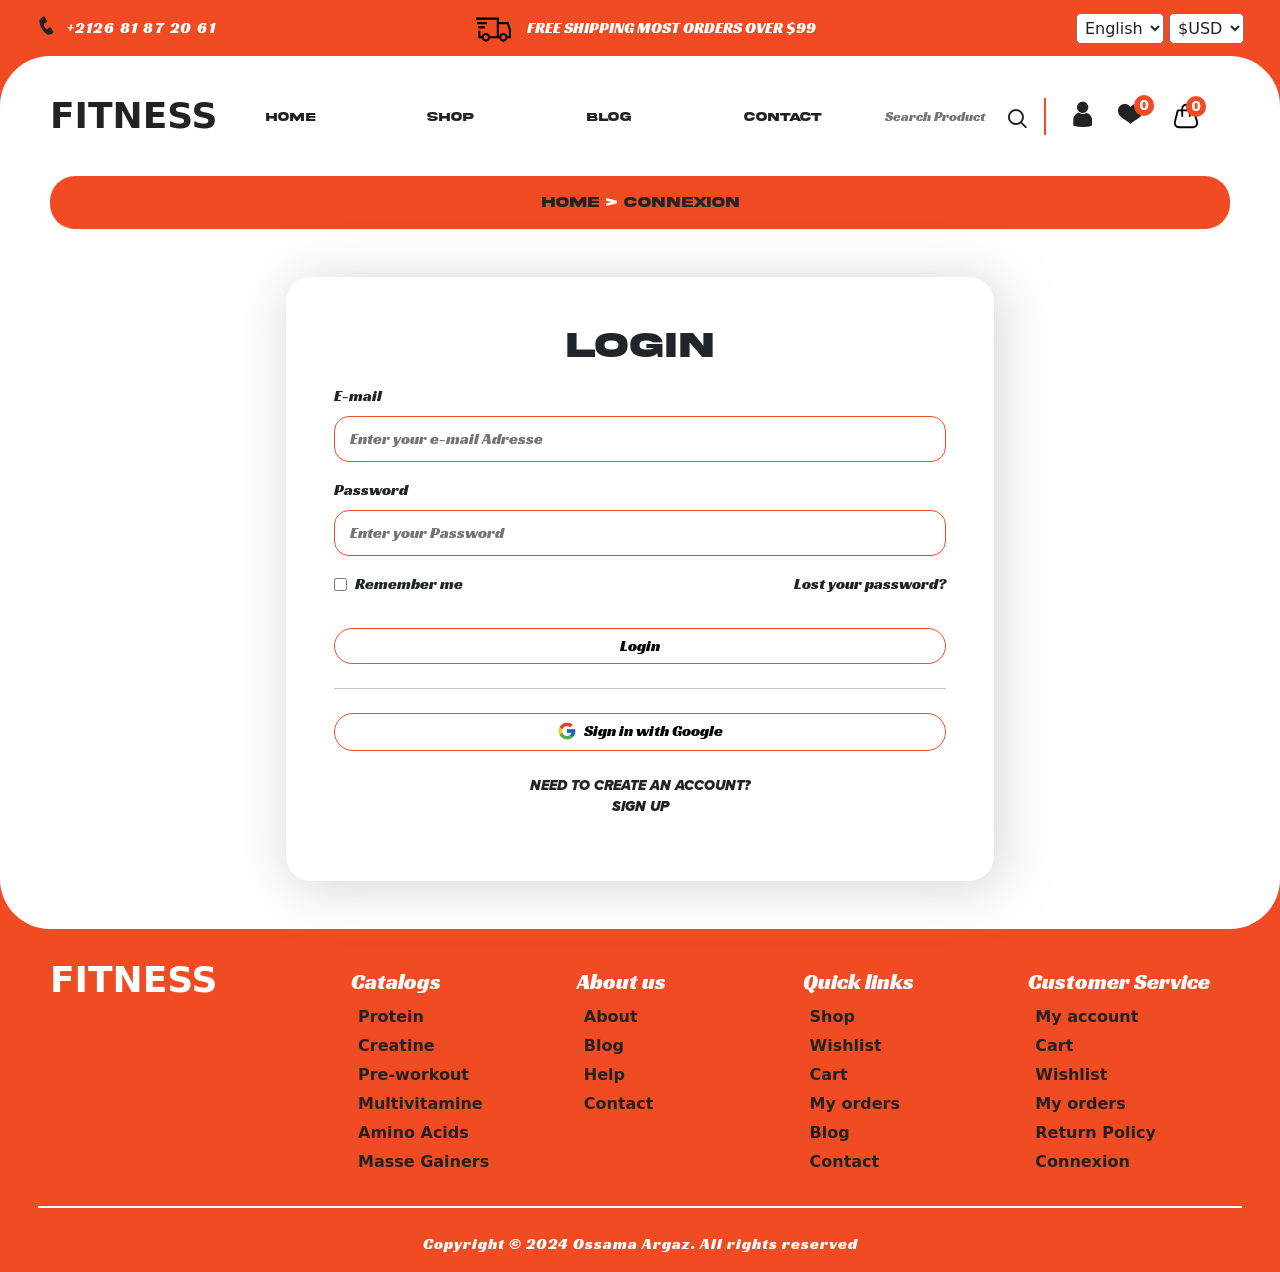
<file: login.html>
<!DOCTYPE html>
<html lang="en">
<head>
    <meta charset="UTF-8">
    <meta name="viewport" content="width=device-width, initial-scale=1.0">

    <link href="https://cdn.jsdelivr.net/npm/bootstrap@5.3.6/dist/css/bootstrap.min.css" rel="stylesheet" integrity="sha384-4Q6Gf2aSP4eDXB8Miphtr37CMZZQ5oXLH2yaXMJ2w8e2ZtHTl7GptT4jmndRuHDT" crossorigin="anonymous">
    <link rel="stylesheet" href="plugins/icofont/icofont.min.css">

    <link rel="stylesheet" href="https://cdnjs.cloudflare.com/ajax/libs/OwlCarousel2/2.3.4/assets/owl.carousel.min.css"/>
    <link rel="stylesheet" href="https://cdnjs.cloudflare.com/ajax/libs/OwlCarousel2/2.3.4/assets/owl.theme.default.min.css"/>

    <link rel="stylesheet" href="styles/login.css">


    <title>Connexion</title>
</head>
<body>
    
        <!-- HEADER START -->
    <header class="header container-fluid">
        <div class="top-page px-4 d-flex justify-content-center justify-content-md-between align-items-center">
            <div class="top-left py-2 d-md-block align-items-center d-none">
                <i class="icofont-phone"></i>
                <a href="tel:+212681872061" class="ms-1">+2126 81 87 20 61</a>
            </div>
            <div class="top-center d-flex justify-content-center align-items-center">
                <img src="./assest/img/shipping-fast-solid-svgrepo-com.svg" alt="">
                <p class="ms-3 mt-3">FREE SHIPPING MOST ORDERS OVER $99</p>
            </div>
            <div class="top-right d-md-block d-none">
                <select class="p-1" name="" id="">
                    <option value="English">English</option>
                    <option value="French">French</option>
                    <option value="Arabe">Arabe</option>
                </select>
                <select class="p-1" name="" id="">
                    <option value="USD">$USD</option>
                    <option value="EUR">€USD</option>
                    <option value="MAD">MAD</option>
                </select>
            </div>
        </div>
    </header>
        <!-- HEADER END -->
    
    <main class="w-100">
        <article class="w-100">
                <!-- HERO START -->
            <section class="section hero w-100">
                <!-- default navbar START -->
                <div class="hero-navbar w-100 py-4 d-lg-flex justify-content-lg-between align-items-lg-center d-none">
                    <div class="hero-logo">
                        <a href="index.html"><span>FITNESS</span></a>
                    </div>
                    <nav class="navbar d-flex align-items-center">
                        <ul class="navbar-list w-100 px-5 mt-3 d-flex justify-content-between align-items-center">
                            <li class="">
                                <a class="" href="index.html">Home</a>
                            </li>
                            <li class="">
                                <a class="" href="shop.html">Shop</a>
                            </li>
                            <li class="">
                                <a class="" href="blog.html">Blog</a>
                            </li>
                            <li class="">
                                <a class="" href="contact.html">Contact</a>
                            </li>
                        </ul>
                    </nav>
                    <div class="hero-navbar-right d-flex justify-content-center align-items-center">
                        <div class="input-search me-4 position-relative">
                            <input class="" type="text" placeholder="Search Product">
                            <i class="icofont-search"></i>
                        </div>
                        <a href="#"><i class="icofont-user me-4"></i></a>
                        <div class="favoris-icon position-relative">
                            <span class="position-absolute">0</span>
                            <a href="#"><i class="icofont-ui-love me-4"></i></a>
                        </div>
                        <div class="cart-shop-img me-4 position-relative">
                            <span class="position-absolute">0</span>
                            <a href="#"><img class="cart-market" src="./assest/img/4781813_bag_buy_cart_market_shop_icon.svg"></a>
                        </div>
                    </div>
                </div>
                <!-- default navbar END -->

                <!-- navbar for responsive START -->
                <div class="hero-navbar-responsive hero-navbar py-4 d-lg-none d-flex justify-content-between align-items-center">
                    <button class="btn" type="button" data-bs-toggle="offcanvas" data-bs-target="#offcanvasExample" aria-controls="offcanvasExample">
                            <img src="./assest/img/menu.png" width="30px" height="30px" alt="">
                    </button>
                    <div class="hero-logo-responsive">
                        <a href="index.html"><span>FITNESS</span></a>
                    </div>
                    <div class="hero-navbar-right-responsive d-flex justify-content-center align-items-center">
                        <div class="cart-shop-img position-relative">
                            <span class="position-absolute">0</span>
                            <a href="#"><img class="cart-market" src="./assest/img/4781813_bag_buy_cart_market_shop_icon.svg"></a>
                        </div>
                    </div>
                </div>
                <!-- navbar for responsive END -->

                <!-- offcanvas navbar for responsive START -->
                <div class="offcanvas offcanvas-start py-4" tabindex="-1" id="offcanvasExample" aria-labelledby="offcanvasExampleLabel">
                    <div class="offcanvas-header">
                        <button type="button" class="btn-close" data-bs-dismiss="offcanvas" aria-label="Close"></button>
                    </div>
                    <div class="text-center hero-logo-responsive">
                        <a href="index.html"><span>FITNESS</span></a>
                    </div>
                    <div class="offcanvas-search w-100 pt-4 d-flex justify-content-center">
                        <div class="offcanvas-input-search position-relative">
                            <input class="w-100" type="text" placeholder="Search Product">
                            <i class="icofont-search"></i>
                        </div>
                    </div>
                    <nav class="hero-navbar-responsive offcanvas-navbar">
                        <ul class="navbar-list mt-3 d-flex flex-column">
                            <li class="mt-4">
                                <a class="mt-4" href="#">Home</a>
                            </li>
                            <li class="mt-4">
                                <a class="mt-4" href="shop.html">Shop</a>
                            </li>
                            <li class="mt-4">
                                <a class="mt-4" href="blog.html">Blog</a>
                            </li>
                            <li class="mt-4">
                                <a class="mt-4" href="contact.html">Contact</a>
                            </li>
                        </ul>
                    </nav>
                </div>
                <!-- offcanvas navbar for responsive END -->
            </section>
                <!-- HERO END -->

            <section class="section login-page w-100">
                <div class="login-page-top mb-4 py-lg-3 py-2 text-center">
                    <p class="m-0 text-center"><a href="index.html">Home</a> <span>></span> Connexion</p>
                </div>
                <div class="login-form pt-4 pb-5">
                    <form class="p-md-5 p-4 m-auto" action="">
                        <h4 class="login-form-title text-center">Login</h4>
                        <div class="email py-2 d-flex flex-column">
                            <label class="pb-2" for="">E-mail</label>
                            <input type="email" placeholder="Enter your e-mail Adresse" required>
                        </div>
                        <div class="password py-2 d-flex flex-column">
                            <label class="pb-2" for="">Password</label>
                            <input type="password" placeholder="Enter your Password" required>
                        </div>
                        <div class="d-flex justify-content-between align-items-center">
                            <div class="remember py-2 d-flex align-items-center">
                                <input type="checkbox">
                                <label class="ms-2" for="">Remember me</label>
                            </div>
                            <div class="lost-password text-center">
                                <a href="#">Lost your password?</a>
                            </div>
                        </div>
                        <button class="login-form-btn w-100 mt-4">Login</button>
                        <hr class="mt-4">
                        <button class="login-form-google-btn w-100 mt-2">
                            <svg xmlns="http://www.w3.org/2000/svg" x="0px" y="0px" class="me-1 mb-1" width="20" height="20" viewBox="0 0 48 48"><path fill="#fbc02d" d="M43.611,20.083H42V20H24v8h11.303c-1.649,4.657-6.08,8-11.303,8c-6.627,0-12-5.373-12-12	s5.373-12,12-12c3.059,0,5.842,1.154,7.961,3.039l5.657-5.657C34.046,6.053,29.268,4,24,4C12.955,4,4,12.955,4,24s8.955,20,20,20	s20-8.955,20-20C44,22.659,43.862,21.35,43.611,20.083z"></path><path fill="#e53935" d="M6.306,14.691l6.571,4.819C14.655,15.108,18.961,12,24,12c3.059,0,5.842,1.154,7.961,3.039	l5.657-5.657C34.046,6.053,29.268,4,24,4C16.318,4,9.656,8.337,6.306,14.691z"></path><path fill="#4caf50" d="M24,44c5.166,0,9.86-1.977,13.409-5.192l-6.19-5.238C29.211,35.091,26.715,36,24,36	c-5.202,0-9.619-3.317-11.283-7.946l-6.522,5.025C9.505,39.556,16.227,44,24,44z"></path><path fill="#1565c0" d="M43.611,20.083L43.595,20L42,20H24v8h11.303c-0.792,2.237-2.231,4.166-4.087,5.571	c0.001-0.001,0.002-0.001,0.003-0.002l6.19,5.238C36.971,39.205,44,34,44,24C44,22.659,43.862,21.35,43.611,20.083z"></path></svg>
                            Sign in with Google
                        </button>
                        <p class="login-form-signup mt-4 text-center">NEED TO CREATE AN ACCOUNT? </br> <a href="register.html">SIGN UP</a></p>
                    </form>
                </div>
            </section>

                <!-- FOOTER START -->
            <footer class="section footer pt-4">
                <div class="footer-container">
                    <div class="footer-container-top row">
                        <div class="footer-logo col-12 col-sm-3">
                            <a href="index.html"><span>FITNESS</span></a>
                        </div>
                        <div class="footer-links py-2 col-12 col-sm-9">
                            <div class="footer-links-container py-2 pb-sm-2 row">
                                <div class="footer-links-Catalogs col-6 py-2 col-sm-3 py-sm-0">
                                    <h6 class="footer-links-title">Catalogs</h6>
                                    <ul class="footer-links-Catalogs-list">
                                        <li class="">
                                            <a href="#">Protein</a>
                                        </li>
                                        <li>
                                            <a href="#">Creatine</a>
                                        </li>
                                        <li>
                                            <a href="#">Pre-workout</a>
                                        </li>
                                        <li>
                                            <a href="#">Multivitamine</a>
                                        </li>
                                        <li>
                                            <a href="#">Amino Acids</a>
                                        </li>
                                        <li>
                                            <a href="#">Masse Gainers</a>
                                        </li>
                                    </ul>
                                </div>
                                <div class="footer-links-about col-6 py-2 col-sm-3 py-sm-0">
                                    <h6 class="footer-links-title">About us</h6>
                                    <ul class="footer-links-about-list">
                                        <li>
                                            <a href="#">About</a>
                                        </li>
                                        <li>
                                            <a href="blog.html">Blog</a>
                                        </li>
                                        <li>
                                            <a href="#">Help</a>
                                        </li>
                                        <li>
                                            <a href="contact.html">Contact</a>
                                        </li>
                                    </ul>
                                </div>
                                <div class="footer-links-quick-links col-6 py-2 col-sm-3 py-sm-0">
                                    <h6 class="footer-links-title">Quick links</h6>
                                    <ul class="footer-links-quick-links-list">
                                        <li>
                                            <a href="shop.html">Shop</a>
                                        </li>
                                        <li>
                                            <a href="#">Wishlist</a>
                                        </li>
                                        <li>
                                            <a href="#">Cart</a>
                                        </li>
                                        <li>
                                            <a href="#">My orders</a>
                                        </li>
                                        <li>
                                            <a href="blog.html">Blog</a>
                                        </li>
                                        <li>
                                            <a href="contact.html">Contact</a>
                                        </li>
                                    </ul>
                                </div>
                                <div class="footer-links-customer col-6 py-2 col-sm-3 py-sm-0">
                                    <h6 class="footer-links-title">Customer Service</h6>
                                    <ul class="footer-links-customer-service-list">
                                        <li class="">
                                            <a href="#">My account</a>
                                        </li>
                                        <li>
                                            <a href="#">Cart</a>
                                        </li>
                                        <li>
                                            <a href="#">Wishlist</a>
                                        </li>
                                        <li>
                                            <a href="#">My orders</a>
                                        </li>
                                        <li>
                                            <a href="#">Return Policy</a>
                                        </li>
                                        <li>
                                            <a href="#">Connexion</a>
                                        </li>
                                    </ul>
                                </div>
                            </div>
                        </div>
                    </div>
                    <div class="footer-copy-right col-12 pt-4 text-center">
                        <p class="">Copyright © 2024 <a href="https://github.com/OssamaArgaz" target="_blank">Ossama Argaz</a>. All rights reserved</p>
                    </div>
                </div>
            </footer>
                <!-- FOOTER END -->
        </article>
    </main>







    <script src="https://cdn.jsdelivr.net/npm/bootstrap@5.3.6/dist/js/bootstrap.bundle.min.js" integrity="sha384-j1CDi7MgGQ12Z7Qab0qlWQ/Qqz24Gc6BM0thvEMVjHnfYGF0rmFCozFSxQBxwHKO" crossorigin="anonymous"></script>
    
    <script src="https://cdnjs.cloudflare.com/ajax/libs/jquery/3.7.1/jquery.min.js"></script>
    <script src="https://cdnjs.cloudflare.com/ajax/libs/OwlCarousel2/2.3.4/owl.carousel.min.js"></script>

    <script src="./scripts/home.js"></script>
</body>
</html>
</file>
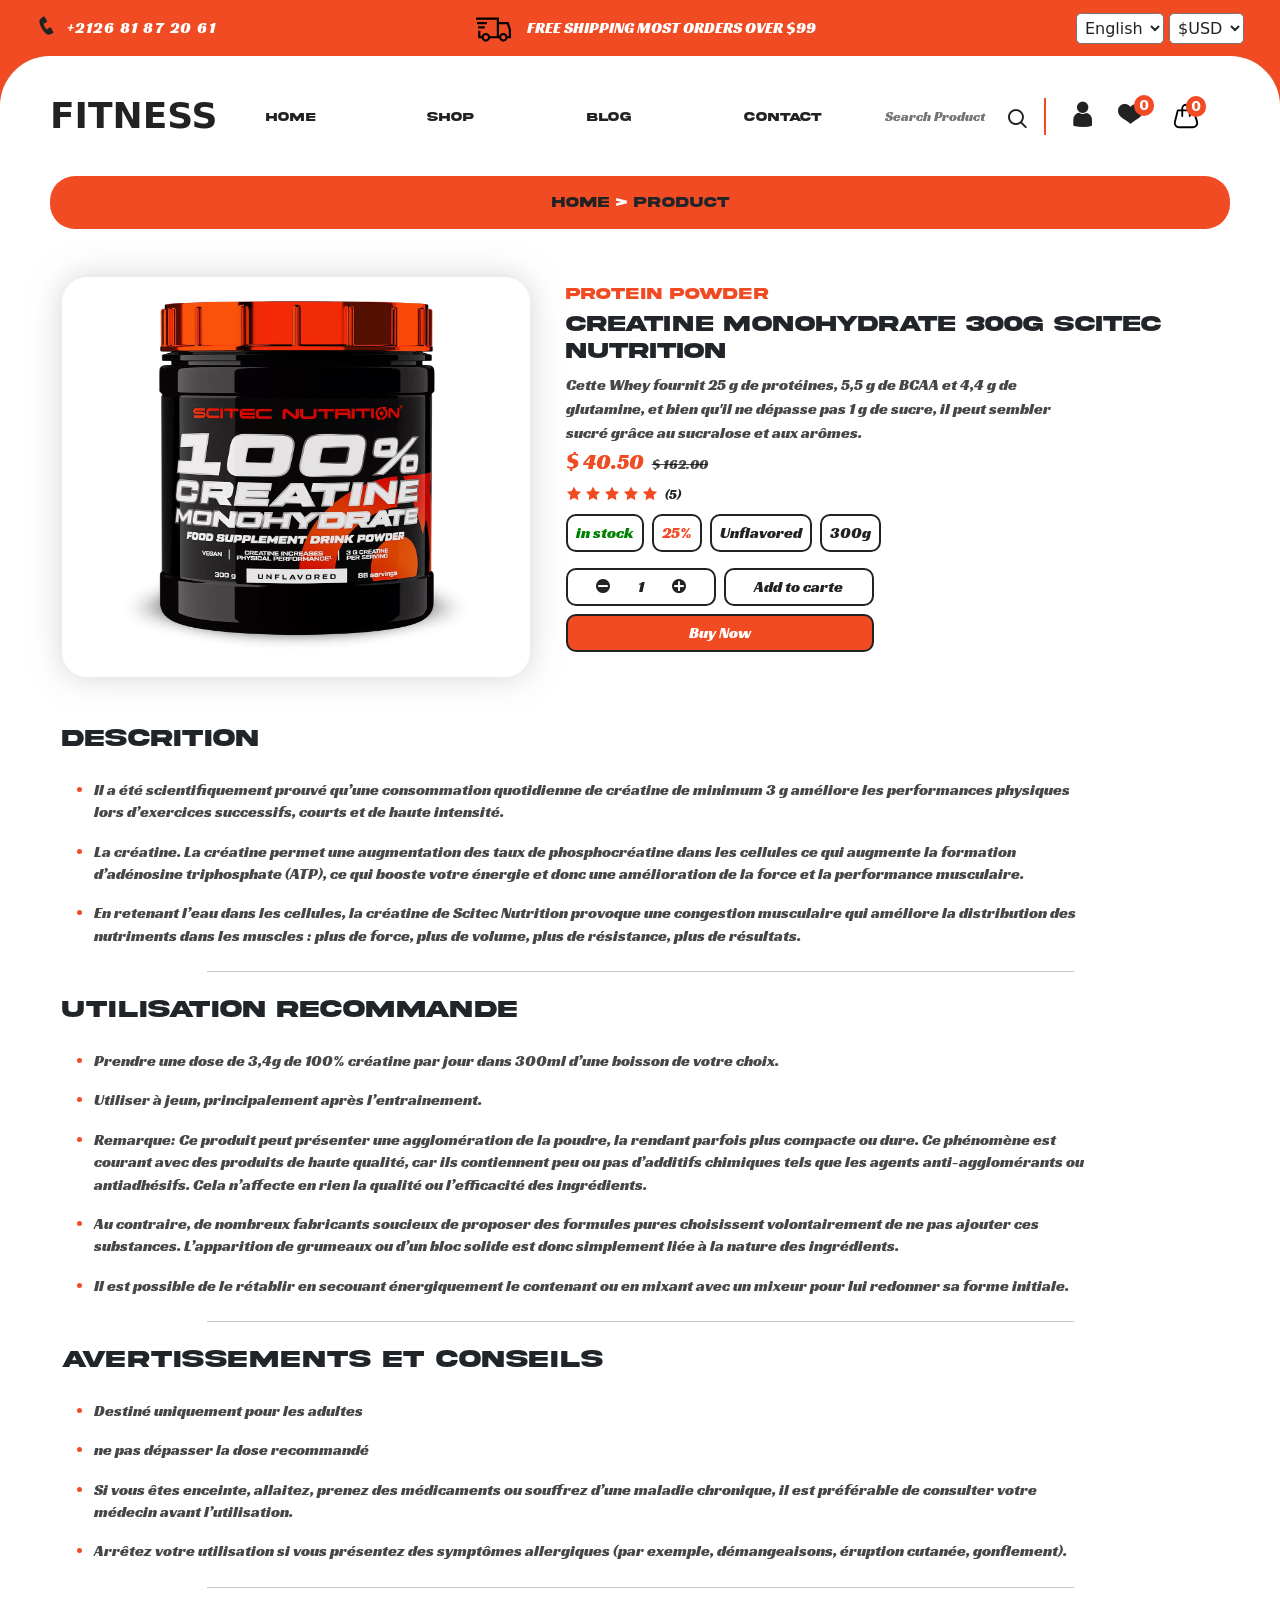
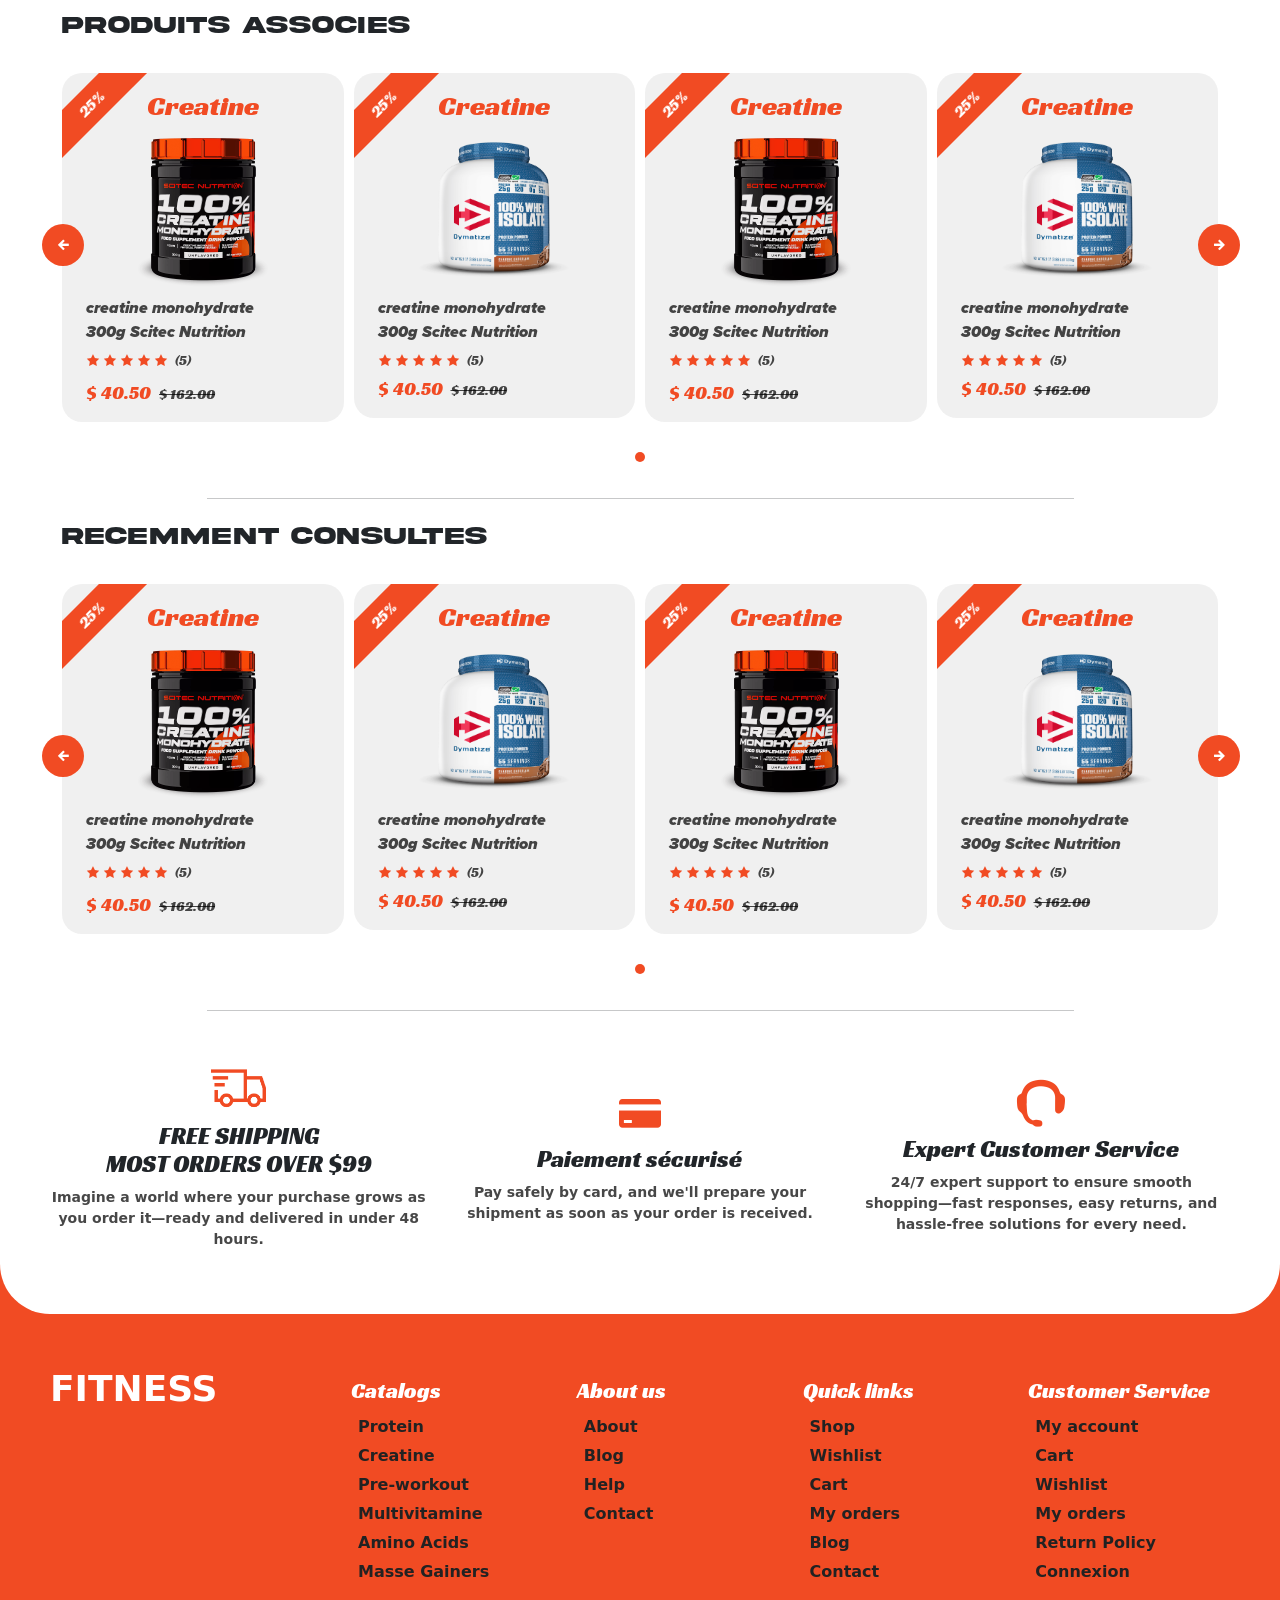
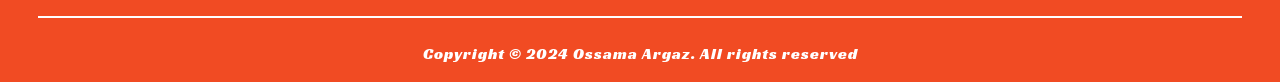
<file: product.html>
<!DOCTYPE html>
<html lang="en">
<head>
    <meta charset="UTF-8">
    <meta name="viewport" content="width=device-width, initial-scale=1.0">

    <link href="https://cdn.jsdelivr.net/npm/bootstrap@5.3.6/dist/css/bootstrap.min.css" rel="stylesheet" integrity="sha384-4Q6Gf2aSP4eDXB8Miphtr37CMZZQ5oXLH2yaXMJ2w8e2ZtHTl7GptT4jmndRuHDT" crossorigin="anonymous">
    <link rel="stylesheet" href="plugins/icofont/icofont.min.css">

    <link rel="stylesheet" href="https://cdnjs.cloudflare.com/ajax/libs/OwlCarousel2/2.3.4/assets/owl.carousel.min.css"/>
    <link rel="stylesheet" href="https://cdnjs.cloudflare.com/ajax/libs/OwlCarousel2/2.3.4/assets/owl.theme.default.min.css"/>

    <link rel="stylesheet" href="styles/product.css">


    <title>Product</title>
</head>
<body>
    
    <header class="header container-fluid">
        <div class="top-page px-4 d-flex justify-content-center justify-content-md-between align-items-center">
            <div class="top-left py-2 d-md-block align-items-center d-none">
                <i class="icofont-phone"></i>
                <a href="tel:+212681872061" class="ms-1">+2126 81 87 20 61</a>
            </div>
            <div class="top-center d-flex justify-content-center align-items-center">
                <img src="./assest/img/shipping-fast-solid-svgrepo-com.svg" alt="">
                <p class="ms-3 mt-3">FREE SHIPPING MOST ORDERS OVER $99</p>
            </div>
            <div class="top-right d-md-block d-none">
                <select class="p-1" name="" id="">
                    <option value="English">English</option>
                    <option value="French">French</option>
                    <option value="Arabe">Arabe</option>
                </select>
                <select class="p-1" name="" id="">
                    <option value="USD">$USD</option>
                    <option value="EUR">€USD</option>
                    <option value="MAD">MAD</option>
                </select>
            </div>
        </div>
    </header>
    
    <main class="w-100">
        <article class="w-100">
            <section class="section hero w-100">
                <!-- default navbar START -->
                <div class="hero-navbar w-100 pt-4 d-lg-flex justify-content-lg-between align-items-lg-center d-none">
                    <div class="hero-logo">
                        <a href="#"><span>FITNESS</span></a>
                    </div>
                    <nav class="navbar d-flex align-items-center">
                        <ul class="navbar-list w-100 px-5 mt-3 d-flex justify-content-between align-items-center">
                            <li class="">
                                <a class="" href="#">Home</a>
                            </li>
                            <li class="">
                                <a class="" href="shop.html">Shop</a>
                            </li>
                            <li class="">
                                <a class="" href="blog.html">Blog</a>
                            </li>
                            <li class="">
                                <a class="" href="contact.html">Contact</a>
                            </li>
                        </ul>
                    </nav>
                    <div class="hero-navbar-right d-flex justify-content-center align-items-center">
                        <div class="input-search me-4 position-relative">
                            <input class="" type="text" placeholder="Search Product">
                            <i class="icofont-search"></i>
                        </div>
                        <a href="login.html"><i class="icofont-user me-4"></i></a>
                        <div class="favoris-icon position-relative">
                            <span class="position-absolute">0</span>
                            <a href="#"><i class="icofont-ui-love me-4"></i></a>
                        </div>
                        <div class="cart-shop-img me-4 position-relative">
                            <span class="position-absolute">0</span>
                            <a href="#"><img class="cart-market" src="./assest/img/4781813_bag_buy_cart_market_shop_icon.svg"></a>
                        </div>
                    </div>
                </div>
                <!-- default navbar END -->

                <!-- navbar for responsive START -->
                <div class="hero-navbar-responsive hero-navbar pt-4 d-lg-none d-flex justify-content-between align-items-center">
                    <button class="btn" type="button" data-bs-toggle="offcanvas" data-bs-target="#offcanvasExample" aria-controls="offcanvasExample">
                            <img src="./assest/img/menu.png" width="30px" height="30px" alt="">
                    </button>
                    <div class="hero-logo-responsive">
                        <a href="#"><span>FITNESS</span></a>
                    </div>
                    <div class="hero-navbar-right-responsive d-flex justify-content-center align-items-center">
                        <div class="cart-shop-img position-relative">
                            <span class="position-absolute">0</span>
                            <a href="#"><img class="cart-market" src="./assest/img/4781813_bag_buy_cart_market_shop_icon.svg"></a>
                        </div>
                    </div>
                </div>
                <!-- navbar for responsive END -->

                <!-- offcanvas navbar for responsive START -->
                <div class="offcanvas offcanvas-start py-4" tabindex="-1" id="offcanvasExample" aria-labelledby="offcanvasExampleLabel">
                    <div class="offcanvas-header">
                        <button type="button" class="btn-close" data-bs-dismiss="offcanvas" aria-label="Close"></button>
                    </div>
                    <div class="text-center hero-logo-responsive">
                        <a href="#"><span>FITNESS</span></a>
                    </div>
                    <div class="offcanvas-search w-100 pt-4 d-flex justify-content-center">
                        <div class="offcanvas-input-search position-relative">
                            <input class="w-100" type="text" placeholder="Search Product">
                            <i class="icofont-search"></i>
                        </div>
                    </div>
                    <nav class="hero-navbar-responsive offcanvas-navbar">
                        <ul class="navbar-list mt-3 d-flex flex-column">
                            <li class="mt-4">
                                <a class="mt-4" href="#">Home</a>
                            </li>
                            <li class="mt-4">
                                <a class="mt-4" href="shop.html">Shop</a>
                            </li>
                            <li class="mt-4">
                                <a class="mt-4" href="blog.html">Blog</a>
                            </li>
                            <li class="mt-4">
                                <a class="mt-4" href="contact.html">Contact</a>
                            </li>
                        </ul>
                    </nav>
                </div>
                <!-- offcanvas navbar for responsive END -->
            </section>

                <!-- PRODUCT START -->
            <section class="section product pt-4 w-100">
                <div class="product-page-top py-lg-3 py-2 text-center w-100">
                    <p class="m-0 text-center"><a href="index.html">Home</a> <span>></span> Product</p>
                </div>

                <div class="product-container w-100 m-0 pt-4 pt-md-5 row">
                    <div class="product-left col-12 col-lg-5">
                        <div class="product-card p-4 position-relative d-flex">
                            <img src="./assest/img/scitec_creatine_monohydrate_300g.png" class="w-100 h-100" alt="" srcset="">
                            <div class="product-card-lyr position-absolute w-100 h-100 top-0 start-0 d-flex justify-content-center align-items-center">
                                <div class="product_card_like">
                                    <i class="icofont-ui-love"></i>
                                </div>
                                <div class="product_card_eye">
                                    <i class="icofont-eye-alt"></i>
                                </div>
                            </div>
                        </div>
                    </div>
                    <div class="product-right col-12 col-lg-7 px-4 pt-4 pt-sm-5 py-lg-2">
                        <div class="product-right-content">
                            <h6 class="product-categorie">Protein Powder</h6>
                            <h4 class="product-title">creatine monohydrate <span>300g</span> Scitec Nutrition</h4>
                            <p class="product-desc m-0">Cette Whey fournit 25 g de protéines, 5,5 g de BCAA et 4,4 g de glutamine, et bien qu'il ne dépasse pas 1 g de sucre, il peut sembler sucré grâce au sucralose et aux arômes.</p>
                            <div class="product-price m-0 d-flex align-items-center">
                                <span>$<span class="new-price ms-1">40.50</span><s class="old-price ms-2">$ 162.00</s></span>
                            </div>
                            <div class="product-rate mt-1">
                                <span><i class="icofont-star"></i></span>
                                <span><i class="icofont-star"></i></span>
                                <span><i class="icofont-star"></i></span>
                                <span><i class="icofont-star"></i></span>
                                <span><i class="icofont-star"></i></span>
                                <span class="star-number ms-1">(5)</span>
                            </div>
                            <div class="product-info d-flex flex-wrap align-items-center">
                                <span class="in-stock me-2 mt-2">in stock</span>
                                <span class="not-stock me-2 mt-2 d-none">rupture de stock</span>
                                <div class="product-pourcentage me-2 mt-2">
                                    <span>25%</span>
                                </div>
                                <div class="product-flavour me-2 mt-2 d-flex justify-content-center align-items-center">
                                    <span>Unflavored</span>
                                </div>
                                <div class="product-mass me-2 mt-2 d-flex justify-content-center align-items-center">
                                    <span>300g</span>
                                </div>
                            </div>
                            <div class="row">
                                <div class="col-12 col-lg-6">
                                    <div class="product-buttons w-100 mt-3 d-flex">
                                        <button class="add-product-count">
                                            <i class="icofont-minus-circle"></i>
                                            <span class="mx-4">1</span>
                                            <i class="icofont-plus-circle"></i>
                                        </button>
                                        <button class="add-product ms-2">Add to carte</button>
                                    </div>
                                    <button class="buy-product-btn w-100 mt-2">Buy Now</button>
                                </div>
                            </div>
                        </div>
                    </div>

                    <div class="product-details col-12 mt-5">
                        <div class="product-details-desc">
                            <h4 class="product-details-title">Descrition</h4>
                            <div class="paragraphes desc-paragraphes mt-2 mt-lg-4">
                                <ul>
                                    <li>
                                        <p>Il a été scientifiquement prouvé qu’une consommation quotidienne de créatine de minimum 3 g améliore les performances physiques lors d’exercices successifs, courts et de haute intensité.</p>
                                    </li>
                                    <li>
                                        <p>La créatine. La créatine permet une augmentation des taux de phosphocréatine dans les cellules ce qui augmente la formation d’adénosine triphosphate (ATP), ce qui booste votre énergie et donc une amélioration de la force et la performance musculaire.</p>
                                    </li>
                                    <li>
                                        <p>En retenant l’eau dans les cellules, la créatine de Scitec Nutrition provoque une congestion musculaire qui améliore la distribution des nutriments dans les muscles : plus de force, plus de volume, plus de résistance, plus de résultats.</p>
                                    </li>
                                </ul>
                            </div>
                        </div>

                        <hr class="w-75 m-auto my-4">

                        <div class="product-details-utilisation">
                            <h4 class="product-details-title">Utilisation recommande</h4>
                            <div class="paragraphes utilisation-paragraphes mt-2 mt-lg-4">
                                <ul>
                                    <li>
                                        <p>Prendre une dose de 3,4g de 100% créatine par jour dans 300ml d’une boisson de votre choix.</p>
                                    </li>
                                    <li>
                                        <p>Utiliser à jeun, principalement après l’entrainement.</p>
                                    </li>
                                    <li>
                                        <p>Remarque:  Ce produit peut présenter une agglomération de la poudre, la rendant parfois plus compacte ou dure. Ce phénomène est courant avec des produits de haute qualité, car ils contiennent peu ou pas d’additifs chimiques tels que les agents anti-agglomérants ou antiadhésifs. Cela n’affecte en rien la qualité ou l’efficacité des ingrédients.</p>
                                    </li>
                                    <li>
                                        <p>Au contraire, de nombreux fabricants soucieux de proposer des formules pures choisissent volontairement de ne pas ajouter ces substances. L’apparition de grumeaux ou d’un bloc solide est donc simplement liée à la nature des ingrédients.</p>
                                    </li>
                                    <li>
                                        <p>Il est possible de le rétablir  en secouant énergiquement le contenant ou en mixant avec un mixeur  pour lui redonner sa forme initiale.</p>
                                    </li>
                                </ul>
                            </div>
                        </div>

                        <hr class="w-75 m-auto my-4">

                        <div class="product-details-conseil">
                            <h4 class="product-details-title">Avertissements et Conseils</h4>
                            <div class="paragraphes conseil-paragraphes mt-2 mt-lg-4">
                                <ul>
                                    <li>
                                        <p>Destiné uniquement pour les adultes</p>
                                    </li>
                                    <li>
                                        <p>ne pas dépasser la dose recommandé</p>
                                    </li>
                                    <li>
                                        <p>Si vous êtes enceinte, allaitez, prenez des médicaments ou souffrez d’une maladie chronique, il est préférable de consulter votre médecin avant l’utilisation.</p>
                                    </li>
                                    <li>
                                        <p>Arrêtez votre utilisation si vous présentez des symptômes allergiques (par exemple, démangeaisons, éruption cutanée, gonflement).</p>
                                    </li>
                                </ul>                                
                            </div>
                        </div>

                        <hr class="w-75 m-auto my-4">

                        <div class="related-product w-100">
                            <h4 class="product-details-title">Produits associes</h4>
                            <div class="related-product-cards owl-carousel owl-theme pt-4">
                                <div class="item related-product-card w-100 p-2 position-relative">
                                    <div class="pourcentage text-center">
                                        <span>25%</span>
                                    </div>
                                    <div class="related-product-card-content d-flex flex-column justify-content-center align-items-center">
                                        <h4 class="related-product-card-title py-2 text-center">Creatine</h4>
                                        <img class="related-product-card-img" src="./assest/img/scitec_creatine_monohydrate_300g.png" alt="">
                                        <div class="card-desc py-2 px-3 d-flex flex-column justify-content-start align-items-start">
                                            <p class="product-desc">creatine monohydrate 300g Scitec Nutrition</p>
                                            <div class="product-rate">
                                                <span><i class="icofont-star"></i></span>
                                                <span><i class="icofont-star"></i></span>
                                                <span><i class="icofont-star"></i></span>
                                                <span><i class="icofont-star"></i></span>
                                                <span><i class="icofont-star"></i></span>
                                                <span class="ms-1">(5)</span>
                                            </div>
                                            <div class="related-product-card-product-price mt-2">
                                                <span>$<span class="new-price ms-1">40.50</span><s class="old-price ms-2">$ 162.00</s></span>
                                            </div>
                                        </div>
                                        <div class="related-product-card-btn position-absolute">
                                            <button class="btn my-2">Add to cart</button>
                                        </div>
                                        <div class="related-product-card-info" 
                                            data-bs-toggle="popover" 
                                            data-bs-trigger="hover"
                                            data-bs-placement="left"
                                            title="Information"
                                            data-bs-content="Créatine Monohydrate 300g . Performance & Récupération | + 💪 Force | + Puissance 🚀 | + Récupération 🧠.">
                                            <i class="icofont-info-circle"></i>
                                        </div>
                                        <div class="related-product-card-like" 
                                            data-bs-toggle="popover" 
                                            data-bs-trigger="hover"
                                            data-bs-placement="left"
                                            title="Add to wishlist."
                                            data-bs-content="">
                                            <i class="icofont-ui-love"></i>
                                        </div>
                                        <div class="related-product-card-eye" 
                                            data-bs-toggle="popover" 
                                            data-bs-trigger="hover"
                                            data-bs-placement="left"
                                            title="Quick view"
                                            data-bs-content="">
                                            <i class="icofont-eye-alt"></i>
                                        </div>
                                    </div>
                                </div>
                                <div class="item related-product-card w-100 p-2 position-relative">
                                    <div class="pourcentage text-center">
                                        <span>25%</span>
                                    </div>
                                    <div class="related-product-card-content d-flex flex-column justify-content-center align-items-center">
                                        <h4 class="related-product-card-title py-2 text-center">Creatine</h4>
                                        <img class="related-product-card-img" src="./assest/img/R.png" alt="">
                                        <div class="card-desc py-2 px-3 d-flex flex-column justify-content-start align-items-start">
                                            <p class="product-desc">creatine monohydrate 300g Scitec Nutrition</p>
                                            <div class="product-rate">
                                                <span><i class="icofont-star"></i></span>
                                                <span><i class="icofont-star"></i></span>
                                                <span><i class="icofont-star"></i></span>
                                                <span><i class="icofont-star"></i></span>
                                                <span><i class="icofont-star"></i></span>
                                                <span class="ms-1">(5)</span>
                                            </div>
                                            <div class="related-product-card-product-price mt-2 mt-lg-1">
                                                <span>$<span class="new-price ms-1">40.50</span><s class="old-price ms-2">$ 162.00</s></span>
                                            </div>
                                        </div>
                                        <div class="related-product-card-btn position-absolute">
                                            <button class="btn my-2">Add to cart</button>
                                        </div>
                                        <div class="related-product-card-info"
                                            data-bs-toggle="popover" 
                                            data-bs-trigger="hover"
                                            data-bs-placement="left"
                                            title="Information"
                                            data-bs-content="Créatine Monohydrate 300g . Performance & Récupération | + 💪 Force | + Puissance 🚀 | + Récupération 🧠.">
                                            <i class="icofont-info-circle"></i>
                                        </div>
                                        <div class="related-product-card-like"
                                            data-bs-toggle="popover" 
                                            data-bs-trigger="hover"
                                            data-bs-placement="left"
                                            title="Add to wishlist."
                                            data-bs-content="">
                                            <i class="icofont-ui-love"></i>
                                        </div>
                                        <div class="related-product-card-eye"
                                            data-bs-toggle="popover"
                                            data-bs-trigger="hover"
                                            data-bs-placement="left"
                                            title="Quick view"
                                            data-bs-content="">
                                            <i class="icofont-eye-alt"></i>
                                        </div>
                                    </div>
                                </div>
                            </div>
                        </div>

                        <hr class="w-75 m-auto my-4">

                        <div class="recent-product w-100">
                            <h4 class="product-details-title">Recemment consultes</h4>
                            <div class="recent-product-cards owl-carousel owl-theme pt-4">
                                <div class="item recent-product-card w-100 p-2 position-relative">
                                    <div class="pourcentage text-center">
                                        <span>25%</span>
                                    </div>
                                    <div class="recent-product-card-content d-flex flex-column justify-content-center align-items-center">
                                        <h4 class="recent-product-card-title py-2 text-center">Creatine</h4>
                                        <img class="recent-product-card-img" src="./assest/img/scitec_creatine_monohydrate_300g.png" alt="">
                                        <div class="card-desc py-2 px-3 d-flex flex-column justify-content-start align-items-start">
                                            <p class="product-desc">creatine monohydrate 300g Scitec Nutrition</p>
                                            <div class="product-rate">
                                                <span><i class="icofont-star"></i></span>
                                                <span><i class="icofont-star"></i></span>
                                                <span><i class="icofont-star"></i></span>
                                                <span><i class="icofont-star"></i></span>
                                                <span><i class="icofont-star"></i></span>
                                                <span class="ms-1">(5)</span>
                                            </div>
                                            <div class="recent-product-card-product-price mt-2">
                                                <span>$<span class="new-price ms-1">40.50</span><s class="old-price ms-2">$ 162.00</s></span>
                                            </div>
                                        </div>
                                        <div class="recent-product-card-btn position-absolute">
                                            <button class="btn my-2">Add to cart</button>
                                        </div>
                                        <div class="recent-product-card-info" 
                                            data-bs-toggle="popover" 
                                            data-bs-trigger="hover"
                                            data-bs-placement="left"
                                            title="Information"
                                            data-bs-content="Créatine Monohydrate 300g . Performance & Récupération | + 💪 Force | + Puissance 🚀 | + Récupération 🧠.">
                                            <i class="icofont-info-circle"></i>
                                        </div>
                                        <div class="recent-product-card-like" 
                                            data-bs-toggle="popover" 
                                            data-bs-trigger="hover"
                                            data-bs-placement="left"
                                            title="Add to wishlist."
                                            data-bs-content="">
                                            <i class="icofont-ui-love"></i>
                                        </div>
                                        <div class="recent-product-card-eye" 
                                            data-bs-toggle="popover" 
                                            data-bs-trigger="hover"
                                            data-bs-placement="left"
                                            title="Quick view"
                                            data-bs-content="">
                                            <i class="icofont-eye-alt"></i>
                                        </div>
                                    </div>
                                </div>
                                <div class="item recent-product-card w-100 p-2 position-relative">
                                    <div class="pourcentage text-center">
                                        <span>25%</span>
                                    </div>
                                    <div class="recent-product-card-content d-flex flex-column justify-content-center align-items-center">
                                        <h4 class="recent-product-card-title py-2 text-center">Creatine</h4>
                                        <img class="recent-product-card-img" src="./assest/img/R.png" alt="">
                                        <div class="card-desc py-2 px-3 d-flex flex-column justify-content-start align-items-start">
                                            <p class="product-desc">creatine monohydrate 300g Scitec Nutrition</p>
                                            <div class="product-rate">
                                                <span><i class="icofont-star"></i></span>
                                                <span><i class="icofont-star"></i></span>
                                                <span><i class="icofont-star"></i></span>
                                                <span><i class="icofont-star"></i></span>
                                                <span><i class="icofont-star"></i></span>
                                                <span class="ms-1">(5)</span>
                                            </div>
                                            <div class="recent-product-card-product-price mt-2 mt-lg-1">
                                                <span>$<span class="new-price ms-1">40.50</span><s class="old-price ms-2">$ 162.00</s></span>
                                            </div>
                                        </div>
                                        <div class="recent-product-card-btn position-absolute">
                                            <button class="btn my-2">Add to cart</button>
                                        </div>
                                        <div class="recent-product-card-info"
                                            data-bs-toggle="popover" 
                                            data-bs-trigger="hover"
                                            data-bs-placement="left"
                                            title="Information"
                                            data-bs-content="Créatine Monohydrate 300g . Performance & Récupération | + 💪 Force | + Puissance 🚀 | + Récupération 🧠.">
                                            <i class="icofont-info-circle"></i>
                                        </div>
                                        <div class="recent-product-card-like"
                                            data-bs-toggle="popover" 
                                            data-bs-trigger="hover"
                                            data-bs-placement="left"
                                            title="Add to wishlist."
                                            data-bs-content="">
                                            <i class="icofont-ui-love"></i>
                                        </div>
                                        <div class="recent-product-card-eye"
                                            data-bs-toggle="popover"
                                            data-bs-trigger="hover"
                                            data-bs-placement="left"
                                            title="Quick view"
                                            data-bs-content="">
                                            <i class="icofont-eye-alt"></i>
                                        </div>
                                    </div>
                                </div>
                            </div>
                        </div>

                        <hr class="w-75 m-auto mt-4">
                        
                    </div>
                </div>
            </section>
                <!-- PRODUCT END -->

                <!-- BADGES START -->
            <section class="section badges py-4 py-sm-5">
                <div class="badges-container row">
                    <div class="badges-shipping py-sm-0 col-sm-4 col-12 py-2 d-flex flex-column justify-content-center align-items-center">
                        <img src="./assest/img/shipping-fast-solid-svgrepo-com.png" alt="">
                        <div class="badges-shipping-desc pt-2 text-center">
                            <h4>FREE SHIPPING </br> MOST ORDERS OVER $99</h4>
                            <p>Imagine a world where your purchase grows as you order it—ready and delivered in under 48 hours.</p>
                        </div>
                    </div>
                    <div class="badges-payment col-12 py-2 py-sm-0 col-sm-4 d-flex flex-column justify-content-center align-items-center">
                        <i class="icofont-credit-card"></i>
                        <div class="badges-payment-desc text-center pt-2">
                            <h4>Paiement sécurisé</h4>
                            <p>Pay safely by card, and we'll prepare your shipment as soon as your order is received.</p>
                        </div>
                    </div>
                    <div class="badges-service col-12 py-2 py-sm-0 col-sm-4 d-flex flex-column justify-content-center align-items-center">
                        <i class="icofont-ui-head-phone"></i>
                        <div class="badges-service-desc text-center pt-2">
                            <h4>Expert Customer Service</h4>
                            <p>24/7 expert support to ensure smooth shopping—fast responses, easy returns, and hassle-free solutions for every need.</p>
                        </div>
                    </div>
                </div>
            </section>
                <!-- BADGES START -->

                <!-- FOOTER START -->
            <footer class="section footer pt-5">
                <div class="footer-container">
                    <div class="footer-container-top row">
                        <div class="footer-logo col-12 col-sm-3">
                            <a href="#"><span>FITNESS</span></a>
                        </div>
                        <div class="footer-links py-2 col-12 col-sm-9">
                            <div class="footer-links-container py-2 pb-sm-2 row">
                                <div class="footer-links-Catalogs col-6 py-2 col-sm-3 py-sm-0">
                                    <h6 class="footer-links-title">Catalogs</h6>
                                    <ul class="footer-links-Catalogs-list">
                                        <li class="">
                                            <a href="#">Protein</a>
                                        </li>
                                        <li>
                                            <a href="#">Creatine</a>
                                        </li>
                                        <li>
                                            <a href="#">Pre-workout</a>
                                        </li>
                                        <li>
                                            <a href="#">Multivitamine</a>
                                        </li>
                                        <li>
                                            <a href="#">Amino Acids</a>
                                        </li>
                                        <li>
                                            <a href="#">Masse Gainers</a>
                                        </li>
                                    </ul>
                                </div>
                                <div class="footer-links-about col-6 py-2 col-sm-3 py-sm-0">
                                    <h6 class="footer-links-title">About us</h6>
                                    <ul class="footer-links-about-list">
                                        <li class="">
                                            <a href="#">About</a>
                                        </li>
                                        <li>
                                            <a href="#">Blog</a>
                                        </li>
                                        <li>
                                            <a href="#">Help</a>
                                        </li>
                                        <li>
                                            <a href="#">Contact</a>
                                        </li>
                                    </ul>
                                </div>
                                <div class="footer-links-quick-links col-6 py-2 col-sm-3 py-sm-0">
                                    <h6 class="footer-links-title">Quick links</h6>
                                    <ul class="footer-links-quick-links-list">
                                        <li class="">
                                            <a href="#">Shop</a>
                                        </li>
                                        <li>
                                            <a href="#">Wishlist</a>
                                        </li>
                                        <li>
                                            <a href="#">Cart</a>
                                        </li>
                                        <li>
                                            <a href="#">My orders</a>
                                        </li>
                                        <li>
                                            <a href="blog.html">Blog</a>
                                        </li>
                                        <li>
                                            <a href="contact.html">Contact</a>
                                        </li>
                                    </ul>
                                </div>
                                <div class="footer-links-customer col-6 py-2 col-sm-3 py-sm-0">
                                    <h6 class="footer-links-title">Customer Service</h6>
                                    <ul class="footer-links-customer-service-list">
                                        <li class="">
                                            <a href="login.html">My account</a>
                                        </li>
                                        <li>
                                            <a href="#">Cart</a>
                                        </li>
                                        <li>
                                            <a href="#">Wishlist</a>
                                        </li>
                                        <li>
                                            <a href="#">My orders</a>
                                        </li>
                                        <li>
                                            <a href="#">Return Policy</a>
                                        </li>
                                        <li>
                                            <a href="login.html">Connexion</a>
                                        </li>
                                    </ul>
                                </div>
                            </div>
                        </div>
                    </div>
                    <div class="footer-copy-right col-12 pt-4 text-center">
                        <p class="">Copyright © 2024 <a href="https://github.com/OssamaArgaz" target="_blank">Ossama Argaz</a>. All rights reserved</p>
                    </div>
                </div>
            </footer>
                <!-- FOOTER START -->
        </article>
    </main>







    <script src="https://cdn.jsdelivr.net/npm/bootstrap@5.3.6/dist/js/bootstrap.bundle.min.js" integrity="sha384-j1CDi7MgGQ12Z7Qab0qlWQ/Qqz24Gc6BM0thvEMVjHnfYGF0rmFCozFSxQBxwHKO" crossorigin="anonymous"></script>
    
    <script src="https://cdnjs.cloudflare.com/ajax/libs/jquery/3.7.1/jquery.min.js"></script>
    <script src="https://cdnjs.cloudflare.com/ajax/libs/OwlCarousel2/2.3.4/owl.carousel.min.js"></script>

    <script src="./scripts/product.js"></script>
</body>
</html>
</file>
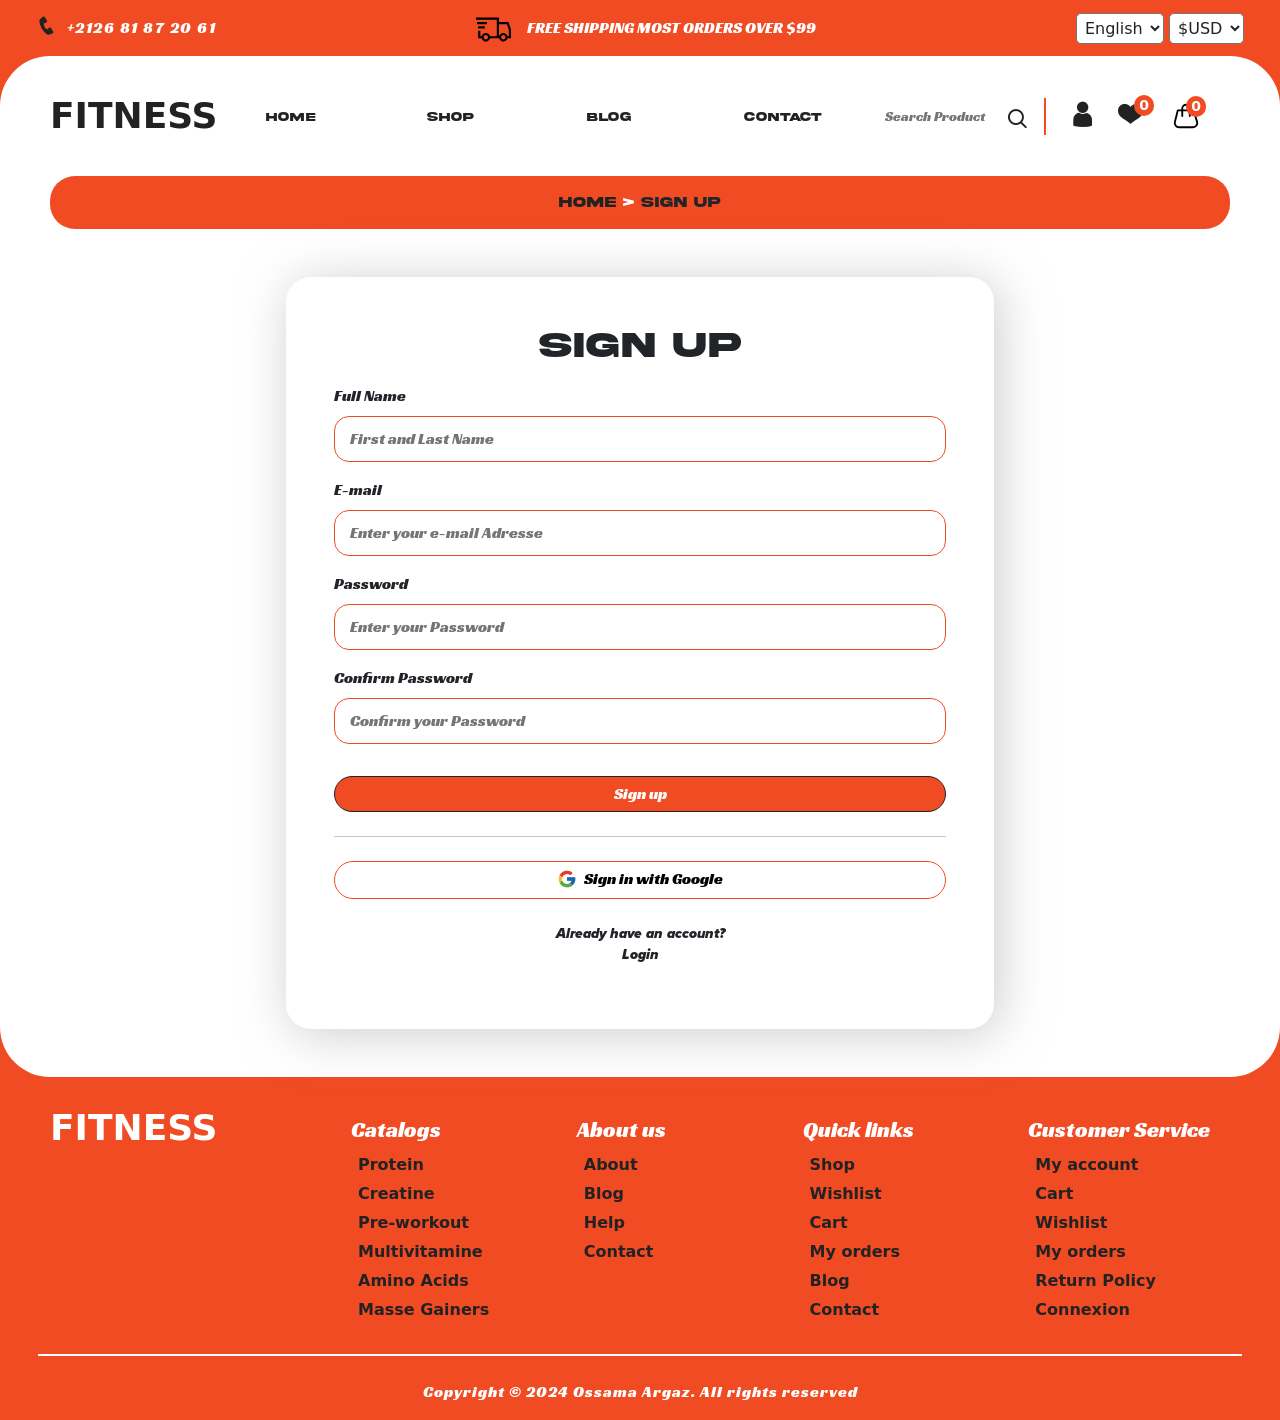
<file: register.html>
<!DOCTYPE html>
<html lang="en">
<head>
    <meta charset="UTF-8">
    <meta name="viewport" content="width=device-width, initial-scale=1.0">

    <link href="https://cdn.jsdelivr.net/npm/bootstrap@5.3.6/dist/css/bootstrap.min.css" rel="stylesheet" integrity="sha384-4Q6Gf2aSP4eDXB8Miphtr37CMZZQ5oXLH2yaXMJ2w8e2ZtHTl7GptT4jmndRuHDT" crossorigin="anonymous">
    <link rel="stylesheet" href="plugins/icofont/icofont.min.css">

    <link rel="stylesheet" href="https://cdnjs.cloudflare.com/ajax/libs/OwlCarousel2/2.3.4/assets/owl.carousel.min.css"/>
    <link rel="stylesheet" href="https://cdnjs.cloudflare.com/ajax/libs/OwlCarousel2/2.3.4/assets/owl.theme.default.min.css"/>

    <link rel="stylesheet" href="styles/register.css">


    <title>Connexion</title>
</head>
<body>
    
        <!-- HEADER START -->
    <header class="header container-fluid">
        <div class="top-page px-4 d-flex justify-content-center justify-content-md-between align-items-center">
            <div class="top-left py-2 d-md-block align-items-center d-none">
                <i class="icofont-phone"></i>
                <a href="tel:+212681872061" class="ms-1">+2126 81 87 20 61</a>
            </div>
            <div class="top-center d-flex justify-content-center align-items-center">
                <img src="./assest/img/shipping-fast-solid-svgrepo-com.svg" alt="">
                <p class="ms-3 mt-3">FREE SHIPPING MOST ORDERS OVER $99</p>
            </div>
            <div class="top-right d-md-block d-none">
                <select class="p-1" name="" id="">
                    <option value="English">English</option>
                    <option value="French">French</option>
                    <option value="Arabe">Arabe</option>
                </select>
                <select class="p-1" name="" id="">
                    <option value="USD">$USD</option>
                    <option value="EUR">€USD</option>
                    <option value="MAD">MAD</option>
                </select>
            </div>
        </div>
    </header>
        <!-- HEADER END -->
    
    <main class="w-100">
        <article class="w-100">
                <!-- HERO START -->
            <section class="section hero w-100">
                <!-- default navbar START -->
                <div class="hero-navbar w-100 py-4 d-lg-flex justify-content-lg-between align-items-lg-center d-none">
                    <div class="hero-logo">
                        <a href="index.html"><span>FITNESS</span></a>
                    </div>
                    <nav class="navbar d-flex align-items-center">
                        <ul class="navbar-list w-100 px-5 mt-3 d-flex justify-content-between align-items-center">
                            <li class="">
                                <a class="" href="index.html">Home</a>
                            </li>
                            <li class="">
                                <a class="" href="shop.html">Shop</a>
                            </li>
                            <li class="">
                                <a class="" href="blog.html">Blog</a>
                            </li>
                            <li class="">
                                <a class="" href="contact.html">Contact</a>
                            </li>
                        </ul>
                    </nav>
                    <div class="hero-navbar-right d-flex justify-content-center align-items-center">
                        <div class="input-search me-4 position-relative">
                            <input class="" type="text" placeholder="Search Product">
                            <i class="icofont-search"></i>
                        </div>
                        <a href="#"><i class="icofont-user me-4"></i></a>
                        <div class="favoris-icon position-relative">
                            <span class="position-absolute">0</span>
                            <a href="#"><i class="icofont-ui-love me-4"></i></a>
                        </div>
                        <div class="cart-shop-img me-4 position-relative">
                            <span class="position-absolute">0</span>
                            <a href="#"><img class="cart-market" src="./assest/img/4781813_bag_buy_cart_market_shop_icon.svg"></a>
                        </div>
                    </div>
                </div>
                <!-- default navbar END -->

                <!-- navbar for responsive START -->
                <div class="hero-navbar-responsive hero-navbar py-4 d-lg-none d-flex justify-content-between align-items-center">
                    <button class="btn" type="button" data-bs-toggle="offcanvas" data-bs-target="#offcanvasExample" aria-controls="offcanvasExample">
                            <img src="./assest/img/menu.png" width="30px" height="30px" alt="">
                    </button>
                    <div class="hero-logo-responsive">
                        <a href="index.html"><span>FITNESS</span></a>
                    </div>
                    <div class="hero-navbar-right-responsive d-flex justify-content-center align-items-center">
                        <div class="cart-shop-img position-relative">
                            <span class="position-absolute">0</span>
                            <a href="#"><img class="cart-market" src="./assest/img/4781813_bag_buy_cart_market_shop_icon.svg"></a>
                        </div>
                    </div>
                </div>
                <!-- navbar for responsive END -->

                <!-- offcanvas navbar for responsive START -->
                <div class="offcanvas offcanvas-start py-4" tabindex="-1" id="offcanvasExample" aria-labelledby="offcanvasExampleLabel">
                    <div class="offcanvas-header">
                        <button type="button" class="btn-close" data-bs-dismiss="offcanvas" aria-label="Close"></button>
                    </div>
                    <div class="text-center hero-logo-responsive">
                        <a href="index.html"><span>FITNESS</span></a>
                    </div>
                    <div class="offcanvas-search w-100 pt-4 d-flex justify-content-center">
                        <div class="offcanvas-input-search position-relative">
                            <input class="w-100" type="text" placeholder="Search Product">
                            <i class="icofont-search"></i>
                        </div>
                    </div>
                    <nav class="hero-navbar-responsive offcanvas-navbar">
                        <ul class="navbar-list mt-3 d-flex flex-column">
                            <li class="mt-4">
                                <a class="mt-4" href="index.html">Home</a>
                            </li>
                            <li class="mt-4">
                                <a class="mt-4" href="shop.html">Shop</a>
                            </li>
                            <li class="mt-4">
                                <a class="mt-4" href="blog.html">Blog</a>
                            </li>
                            <li class="mt-4">
                                <a class="mt-4" href="contact.html">Contact</a>
                            </li>
                        </ul>
                    </nav>
                </div>
                <!-- offcanvas navbar for responsive END -->
            </section>
                <!-- HERO END -->

            <section class="section sign-up-page w-100">
                <div class="sign-up-page-top mb-4 py-lg-3 py-2 text-center">
                    <p class="m-0 text-center"><a href="index.html">Home</a> <span>></span> Sign up</p>
                </div>
                <div class="sign-up-form pt-4 pb-5">
                    <form class="p-md-5 p-4 m-auto" action="">
                        <h4 class="sign-up-form-title text-center">Sign up</h4>
                        <div class="email py-2 d-flex flex-column">
                            <label class="pb-2" for="">Full Name</label>
                            <input type="email" placeholder="First and Last Name" required>
                        </div>
                        <div class="email py-2 d-flex flex-column">
                            <label class="pb-2" for="">E-mail</label>
                            <input type="email" placeholder="Enter your e-mail Adresse" required>
                        </div>
                        <div class="password py-2 d-flex flex-column">
                            <label class="pb-2" for="">Password</label>
                            <input type="password" placeholder="Enter your Password" required>
                        </div>
                        <div class="Confirm-password py-2 d-flex flex-column">
                            <label class="pb-2" for="">Confirm Password</label>
                            <input type="password" placeholder="Confirm your Password" required>
                        </div>
                        <button class="sign-up-form-btn w-100 mt-4">Sign up</button>
                        <hr class="mt-4">
                        <button class="sign-up-form-google-btn w-100 mt-2">
                            <svg xmlns="http://www.w3.org/2000/svg" x="0px" y="0px" class="me-1 mb-1" width="20" height="20" viewBox="0 0 48 48"><path fill="#fbc02d" d="M43.611,20.083H42V20H24v8h11.303c-1.649,4.657-6.08,8-11.303,8c-6.627,0-12-5.373-12-12	s5.373-12,12-12c3.059,0,5.842,1.154,7.961,3.039l5.657-5.657C34.046,6.053,29.268,4,24,4C12.955,4,4,12.955,4,24s8.955,20,20,20	s20-8.955,20-20C44,22.659,43.862,21.35,43.611,20.083z"></path><path fill="#e53935" d="M6.306,14.691l6.571,4.819C14.655,15.108,18.961,12,24,12c3.059,0,5.842,1.154,7.961,3.039	l5.657-5.657C34.046,6.053,29.268,4,24,4C16.318,4,9.656,8.337,6.306,14.691z"></path><path fill="#4caf50" d="M24,44c5.166,0,9.86-1.977,13.409-5.192l-6.19-5.238C29.211,35.091,26.715,36,24,36	c-5.202,0-9.619-3.317-11.283-7.946l-6.522,5.025C9.505,39.556,16.227,44,24,44z"></path><path fill="#1565c0" d="M43.611,20.083L43.595,20L42,20H24v8h11.303c-0.792,2.237-2.231,4.166-4.087,5.571	c0.001-0.001,0.002-0.001,0.003-0.002l6.19,5.238C36.971,39.205,44,34,44,24C44,22.659,43.862,21.35,43.611,20.083z"></path></svg>
                            Sign in with Google
                        </button>
                        <p class="sign-up-form-signup mt-4 text-center">Already have an account?</br> <a href="login.html">Login</a></p>
                    </form>
                </div>
            </section>

                <!-- FOOTER START -->
            <footer class="section footer pt-4">
                <div class="footer-container">
                    <div class="footer-container-top row">
                        <div class="footer-logo col-12 col-sm-3">
                            <a href="index.html"><span>FITNESS</span></a>
                        </div>
                        <div class="footer-links py-2 col-12 col-sm-9">
                            <div class="footer-links-container py-2 pb-sm-2 row">
                                <div class="footer-links-Catalogs col-6 py-2 col-sm-3 py-sm-0">
                                    <h6 class="footer-links-title">Catalogs</h6>
                                    <ul class="footer-links-Catalogs-list">
                                        <li class="">
                                            <a href="#">Protein</a>
                                        </li>
                                        <li>
                                            <a href="#">Creatine</a>
                                        </li>
                                        <li>
                                            <a href="#">Pre-workout</a>
                                        </li>
                                        <li>
                                            <a href="#">Multivitamine</a>
                                        </li>
                                        <li>
                                            <a href="#">Amino Acids</a>
                                        </li>
                                        <li>
                                            <a href="#">Masse Gainers</a>
                                        </li>
                                    </ul>
                                </div>
                                <div class="footer-links-about col-6 py-2 col-sm-3 py-sm-0">
                                    <h6 class="footer-links-title">About us</h6>
                                    <ul class="footer-links-about-list">
                                        <li class="">
                                            <a href="#">About</a>
                                        </li>
                                        <li>
                                            <a href="blog.html">Blog</a>
                                        </li>
                                        <li>
                                            <a href="#">Help</a>
                                        </li>
                                        <li>
                                            <a href="contact.html">Contact</a>
                                        </li>
                                    </ul>
                                </div>
                                <div class="footer-links-quick-links col-6 py-2 col-sm-3 py-sm-0">
                                    <h6 class="footer-links-title">Quick links</h6>
                                    <ul class="footer-links-quick-links-list">
                                        <li class="">
                                            <a href="shop.html">Shop</a>
                                        </li>
                                        <li>
                                            <a href="#">Wishlist</a>
                                        </li>
                                        <li>
                                            <a href="#">Cart</a>
                                        </li>
                                        <li>
                                            <a href="#">My orders</a>
                                        </li>
                                        <li>
                                            <a href="blog.html">Blog</a>
                                        </li>
                                        <li>
                                            <a href="contact.html">Contact</a>
                                        </li>
                                    </ul>
                                </div>
                                <div class="footer-links-customer col-6 py-2 col-sm-3 py-sm-0">
                                    <h6 class="footer-links-title">Customer Service</h6>
                                    <ul class="footer-links-customer-service-list">
                                        <li class="">
                                            <a href="#">My account</a>
                                        </li>
                                        <li>
                                            <a href="#">Cart</a>
                                        </li>
                                        <li>
                                            <a href="#">Wishlist</a>
                                        </li>
                                        <li>
                                            <a href="#">My orders</a>
                                        </li>
                                        <li>
                                            <a href="#">Return Policy</a>
                                        </li>
                                        <li>
                                            <a href="#">Connexion</a>
                                        </li>
                                    </ul>
                                </div>
                            </div>
                        </div>
                    </div>
                    <div class="footer-copy-right col-12 pt-4 text-center">
                        <p class="">Copyright © 2024 <a href="https://github.com/OssamaArgaz" target="_blank">Ossama Argaz</a>. All rights reserved</p>
                    </div>
                </div>
            </footer>
                <!-- FOOTER END -->
        </article>
    </main>







    <script src="https://cdn.jsdelivr.net/npm/bootstrap@5.3.6/dist/js/bootstrap.bundle.min.js" integrity="sha384-j1CDi7MgGQ12Z7Qab0qlWQ/Qqz24Gc6BM0thvEMVjHnfYGF0rmFCozFSxQBxwHKO" crossorigin="anonymous"></script>
    
    <script src="https://cdnjs.cloudflare.com/ajax/libs/jquery/3.7.1/jquery.min.js"></script>
    <script src="https://cdnjs.cloudflare.com/ajax/libs/OwlCarousel2/2.3.4/owl.carousel.min.js"></script>

    <script src="./scripts/home.js"></script>
</body>
</html>
</file>
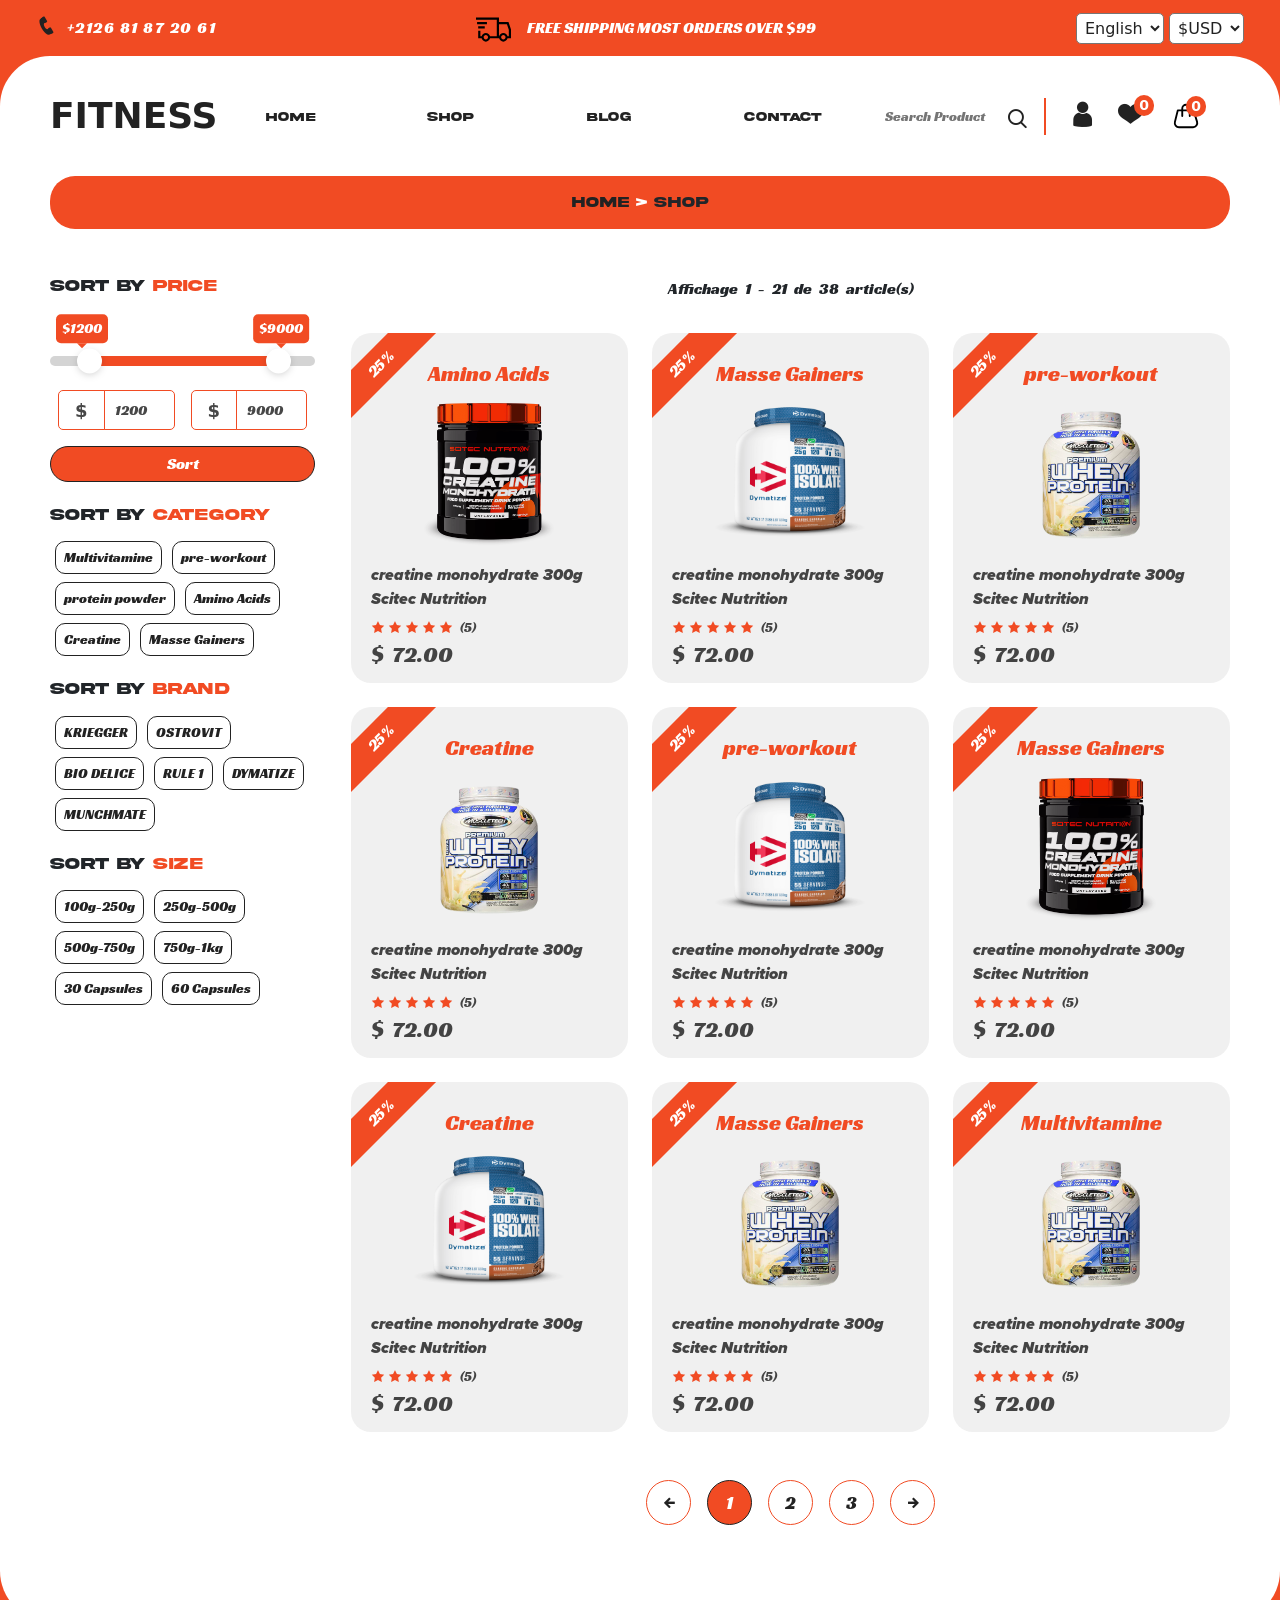
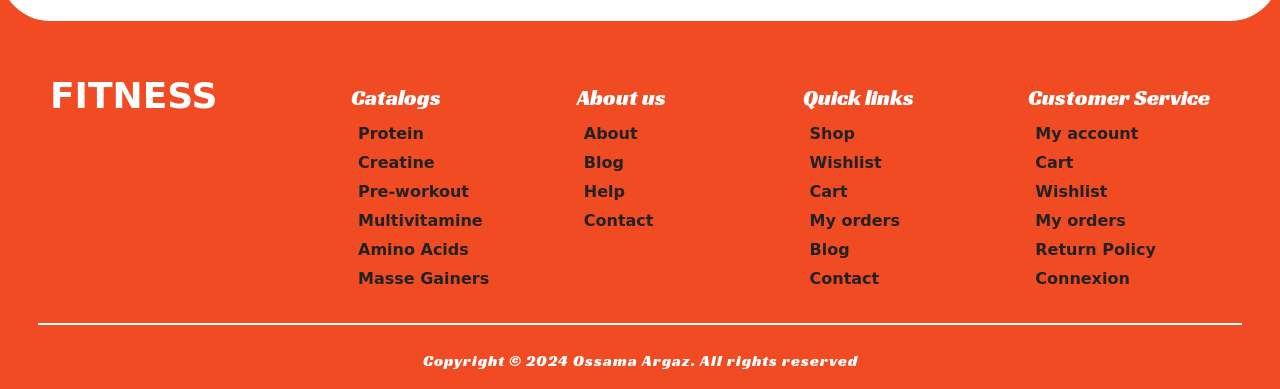
<file: shop.html>
<!DOCTYPE html>
<html lang="en">
<head>
    <meta charset="UTF-8">
    <meta name="viewport" content="width=device-width, initial-scale=1.0">

    <link href="https://cdn.jsdelivr.net/npm/bootstrap@5.3.6/dist/css/bootstrap.min.css" rel="stylesheet" integrity="sha384-4Q6Gf2aSP4eDXB8Miphtr37CMZZQ5oXLH2yaXMJ2w8e2ZtHTl7GptT4jmndRuHDT" crossorigin="anonymous">
    <link rel="stylesheet" href="plugins/icofont/icofont.min.css">

    <link rel="stylesheet" href="https://cdnjs.cloudflare.com/ajax/libs/OwlCarousel2/2.3.4/assets/owl.carousel.min.css"/>
    <link rel="stylesheet" href="https://cdnjs.cloudflare.com/ajax/libs/OwlCarousel2/2.3.4/assets/owl.theme.default.min.css"/>

    <link rel="stylesheet" href="styles/shop.css">


    <title>Shop</title>
</head>
<body>
    
    <header class="header container-fluid">
        <div class="top-page px-4 d-flex justify-content-center justify-content-md-between align-items-center">
            <div class="top-left py-2 d-md-block align-items-center d-none">
                <i class="icofont-phone"></i>
                <a href="tel:+212681872061" class="ms-1">+2126 81 87 20 61</a>
            </div>
            <div class="top-center d-flex justify-content-center align-items-center">
                <img src="./assest/img/shipping-fast-solid-svgrepo-com.svg" alt="">
                <p class="ms-3 mt-3">FREE SHIPPING MOST ORDERS OVER $99</p>
            </div>
            <div class="top-right d-md-block d-none">
                <select class="p-1" name="" id="">
                    <option value="English">English</option>
                    <option value="French">French</option>
                    <option value="Arabe">Arabe</option>
                </select>
                <select class="p-1" name="" id="">
                    <option value="USD">$USD</option>
                    <option value="EUR">€USD</option>
                    <option value="MAD">MAD</option>
                </select>
            </div>
        </div>
    </header>
    
    <main class="w-100">
        <article class="w-100 position-relative">
            <section class="section hero w-100">
                    <!-- default navbar START -->
                <div class="hero-navbar w-100 pt-4 d-lg-flex justify-content-lg-between align-items-lg-center d-none">
                    <div class="hero-logo">
                        <a href="#"><span>FITNESS</span></a>
                    </div>
                    <nav class="navbar d-flex align-items-center">
                        <ul class="navbar-list w-100 px-5 mt-3 d-flex justify-content-between align-items-center">
                            <li class="">
                                <a class="" href="index.html">Home</a>
                            </li>
                            <li class="">
                                <a class="" href="#">Shop</a>
                            </li>
                            <li class="">
                                <a class="" href="blog.html">Blog</a>
                            </li>
                            <li class="">
                                <a class="" href="#">Contact</a>
                            </li>
                        </ul>
                    </nav>
                    <div class="hero-navbar-right d-flex justify-content-center align-items-center">
                        <div class="input-search me-4 position-relative">
                            <input class="" type="text" placeholder="Search Product">
                            <i class="icofont-search"></i>
                        </div>
                        <a href="login.html"><i class="icofont-user me-4"></i></a>
                        <div class="favoris-icon position-relative">
                            <span class="position-absolute">0</span>
                            <a href="#"><i class="icofont-ui-love me-4"></i></a>
                        </div>
                        <div class="cart-shop-img me-4 position-relative">
                            <span class="position-absolute">0</span>
                            <a href="#" data-bs-toggle="offcanvas" data-bs-target="#shoopingCarteOffcanvas" aria-controls="shoopingCarteOffcanvas"><img class="cart-market" src="./assest/img/4781813_bag_buy_cart_market_shop_icon.svg"></a>
                        </div>
                    </div>
                </div>
                    <!-- default navbar END -->

                    <!-- navbar for responsive START -->
                <div class="hero-navbar-responsive hero-navbar pt-4 d-lg-none d-flex justify-content-between align-items-center">
                    <button class="btn" type="button" data-bs-toggle="offcanvas" data-bs-target="#offcanvasNavbar" aria-controls="offcanvasNavbar">
                            <img src="./assest/img/menu.png" width="30px" height="30px" alt="">
                    </button>
                    <div class="hero-logo-responsive">
                        <a href="#"><span>FITNESS</span></a>
                    </div>
                    <div class="hero-navbar-right-responsive d-flex justify-content-center align-items-center">
                        <div class="cart-shop-img position-relative">
                            <span class="position-absolute">0</span>
                            <a href="#" data-bs-toggle="offcanvas" data-bs-target="#shoopingCarteOffcanvas" aria-controls="shoopingCarteOffcanvas"><img class="cart-market" src="./assest/img/4781813_bag_buy_cart_market_shop_icon.svg"></a>
                        </div>
                    </div>
                </div>
                    <!-- navbar for responsive END -->


                    <!-- offcanvas navbar for responsive START -->
                <div class="offcanvas offcanvas-start py-4" tabindex="-1" id="offcanvasNavbar" aria-labelledby="offcanvasExampleLabel">
                    <div class="offcanvas-header">
                        <button type="button" class="btn-close" data-bs-dismiss="offcanvas" aria-label="Close"></button>
                    </div>
                    <div class="text-center hero-logo-responsive">
                        <a href="#"><span>FITNESS</span></a>
                    </div>
                    <div class="offcanvas-search w-100 pt-4 d-flex justify-content-center">
                        <div class="offcanvas-input-search position-relative">
                            <input class="w-100" type="text" placeholder="Search Product">
                            <i class="icofont-search"></i>
                        </div>
                    </div>
                    <nav class="hero-navbar-responsive offcanvas-navbar">
                        <ul class="navbar-list mt-3 d-flex flex-column">
                            <li class="mt-4">
                                <a class="mt-4" href="index.html">Home</a>
                            </li>
                            <li class="mt-4">
                                <a class="mt-4" href="#">Shop</a>
                            </li>
                            <li class="mt-4">
                                <a class="mt-4" href="blog.html">Blog</a>
                            </li>
                            <li class="mt-4">
                                <a class="mt-4" href="#">Contact</a>
                            </li>
                        </ul>
                    </nav>
                </div>
                    <!-- offcanvas navbar for responsive END -->



                        <!-- shooping carte offcanvas START -->
                <div class="offcanvas offcanvas-end shooping-carte-offcanvas pt-2" tabindex="-1" id="shoopingCarteOffcanvas" aria-labelledby="shoopingCarteOffcanvas">
                    <div class="offcanvas-header">
                        <h6 class="offcanvas-title" id="shoopingCarteOffcanvas">shopping cart</h6>
                        <button type="button" class="btn-close" data-bs-dismiss="offcanvas" aria-label="Close"></button>
                    </div>
                    <hr class="w-100 m-auto">
                    <div class="offcanvas-body">
                        <div class="carte-empty d-none w-100 h-100 d-flex flex-column justify-content-center align-items-center">
                            <img src="./assest/img/4781813_bag_buy_cart_market_shop_icon.svg" alt="">
                            <p>Votre carte est vide.</p>
                            <button>Commencer les achats</button>
                        </div>
                        <div class="carte-active">
                            <div class="product-active row mb-4">
                                <div class="product-active-img col-3 d-flex justify-content-center align-items-center">
                                    <img src="./assest/img/R.png" class="" alt="">
                                </div>
                                <div class="col-9 h-100">
                                    <h6 class="product-active-title">Creatine</h6>
                                    <p class="product-active-subtitle">creatine monohydrate 300g Scitec Nutrition</p>
                                    <div class="product-active-info">
                                        <p class="product-active-price">$ <span>99.00</span> <s class="ms-1">$ <span class="product-active-old-price">199.00</span></s></p>
                                        <div class="d-flex">
                                            <div class="product-active-pourcentage me-2 mt-2">
                                                <span>25%</span>
                                            </div>
                                            <div class="product-active-flavour me-2 mt-2 d-flex justify-content-center align-items-center">
                                                <span>Unflavored</span>
                                            </div>
                                            <div class="product-active-masse me-2 mt-2 d-flex justify-content-center align-items-center">
                                                <span>300g</span>
                                            </div>
                                        </div>
                                    </div>
                                    <div class="product-active-button w-100 mt-2 d-flex">
                                        <button class="add-product-active-count">
                                            <i class="icofont-minus-circle"></i>
                                            <span class="mx-4">1</span>
                                            <i class="icofont-plus-circle"></i>
                                        </button>
                                        <button class="delete-product-active ms-2"><i class="icofont-ui-delete"></i></button>
                                    </div>
                                </div>
                            </div>
                            <hr>
                            <div class="product-active row mb-4">
                                <div class="product-active-img col-3 d-flex justify-content-center align-items-center">
                                    <img src="./assest/img/01920257927516ec5b90b2c064f0f4f1.png" class="" alt="">
                                </div>
                                <div class="col-9 h-100">
                                    <h6 class="product-active-title">Creatine</h6>
                                    <p class="product-active-subtitle">creatine monohydrate 300g Scitec Nutrition</p>
                                    <div class="product-active-info">
                                        <p class="product-active-price">$ <span>99.00</span> <s class="ms-1">$ <span class="product-active-old-price">199.00</span></s></p>
                                        <div class="d-flex">
                                            <div class="product-active-pourcentage me-2 mt-2">
                                                <span>25%</span>
                                            </div>
                                            <div class="product-active-flavour me-2 mt-2 d-flex justify-content-center align-items-center">
                                                <span>Unflavored</span>
                                            </div>
                                            <div class="product-active-masse me-2 mt-2 d-flex justify-content-center align-items-center">
                                                <span>300g</span>
                                            </div>
                                        </div>
                                    </div>
                                    <div class="product-active-button w-100 mt-2 d-flex">
                                        <button class="add-product-active-count">
                                            <i class="icofont-minus-circle"></i>
                                            <span class="mx-4">1</span>
                                            <i class="icofont-plus-circle"></i>
                                        </button>
                                        <button class="delete-product-active ms-2"><i class="icofont-ui-delete"></i></button>
                                    </div>
                                </div>
                            </div>
                            <hr>
                            <div class="product-active row mb-4">
                                <div class="product-active-img col-3 d-flex justify-content-center align-items-center">
                                    <img src="./assest/img/scitec_creatine_monohydrate_300g.png" class="" alt="">
                                </div>
                                <div class="col-9 h-100">
                                    <h6 class="product-active-title">Creatine</h6>
                                    <p class="product-active-subtitle">creatine monohydrate 300g Scitec Nutrition</p>
                                    <div class="product-active-info">
                                        <p class="product-active-price">$ <span>99.00</span> <s class="ms-1">$ <span class="product-active-old-price">199.00</span></s></p>
                                        <div class="d-flex">
                                            <div class="product-active-pourcentage me-2 mt-2">
                                                <span>25%</span>
                                            </div>
                                            <div class="product-active-flavour me-2 mt-2 d-flex justify-content-center align-items-center">
                                                <span>Unflavored</span>
                                            </div>
                                            <div class="product-active-masse me-2 mt-2 d-flex justify-content-center align-items-center">
                                                <span>300g</span>
                                            </div>
                                        </div>
                                    </div>
                                    <div class="product-active-button w-100 mt-2 d-flex">
                                        <button class="add-product-active-count">
                                            <i class="icofont-minus-circle"></i>
                                            <span class="mx-4">1</span>
                                            <i class="icofont-plus-circle"></i>
                                        </button>
                                        <button class="delete-product-active ms-2"><i class="icofont-ui-delete"></i></button>
                                    </div>
                                </div>
                            </div>
                        </div>
                    </div>

                    <div class="offcanvas-footer shooping-carte-offcanvas-footer py-4 px-2">
                        <div class="offerte">
                            <div class="text-center">
                                <h6 class="offerte-title cadeau-offerte">Il vous rest <span>14</span> $ pour le cadeau offerte</h6>
                                <h6 class="offerte-title livraison-offerte d-none">Il vous rest <span>14</span> $ pour la livraison offerte</h6>
                            </div>
                            <div class="offerte-range-container position-relative mt-4">
                                <div class="offerte-range position-relative overflow-hidden">
                                    <div class="offerte-range-active position-absolute top-0 start-0 h-100"></div>
                                    <span class="point cadeau-point position-absolute top-0"></span>
                                    <span class="point livraison-point position-absolute top-0"></span>
                                </div>
                                <span class="shooping-carte-tooltipe cadeau-tooltipe position-absolute"><img src="./assest/img/gift_2349798.png" alt=""></span>
                                <span class="shooping-carte-tooltipe livraison-tooltipe position-absolute"><img src="./assest/img/shipping-fast-solid-svgrepo-com.svg" alt=""></span>
                            </div>
                        </div>
                        <div class="commande-price mt-4 px-2 d-flex justify-content-between align-items-center">
                            <h6 class="pt-2">Total Commande :</h6>
                            <p><span class="total-price">18</span>$</p>
                        </div>
                        <button class="mt-2">Finaliser Ma commande</button>
                    </div>
                </div>
                    <!-- shooping carte offcanvas END -->

            </section>


            <section class="section shop py-4 overflow-hidden">
                <div class="shop-page-top py-lg-3 py-2 text-center">
                    <p class="m-0 text-center"><a href="index.html">Home</a> <span>></span> Shop</p>
                </div>


                <div class="shop_container my-5 row">
                    <div class="shop_left d-none d-lg-block col-lg-4 col-xl-3 pe-4">
                        <div class="shop_sorting mb-4">
                            <h6 class="shop_sorting_title">Sort by <span>price</span></h6>

                            <div class="shop-sorting-range w-100 position-relative">
                                <span class="slider_track h-100 position-absolute"></span>
                                <input type="range" class="min_value w-100 position-absolute top-50" name="min_value" id="" min="100" max="10000" value="1200" oninput="slideMin()">
                                <input type="range" class="max_value w-100 position-absolute top-50" name="max_value" id="" min="100" max="10000" value="9000" oninput="slideMax()">
                                <div class="tooltipe min_tooltipe d-block position-absolute text-center"></div>
                                <div class="tooltipe max_tooltipe d-block position-absolute text-center"></div>
                            </div>
                            <div class="input_box d-flex mt-3">
                                <div class="min_box m-2 w-50">
                                    <div class="input_wrap w-100 position-relative d-flex flex-wrap align-items-stretch">
                                        <span class="input_addon d-flex align-items-center text-center h-100">$</span>
                                        <input type="text" class="input_field min_input h-100" name="min_input" onchange="setMinInput()">
                                    </div>
                                </div>
                                <div class="max_box m-2 w-50">
                                    <div class="input_wrap w-100 position-relative d-flex flex-wrap align-items-stretch">
                                        <span class="input_addon h-100 d-flex align-items-center text-center ">$</span>
                                        <input type="text" class="input_field max_input h-100" name="max_input" onchange="setMaxInput()">
                                    </div>
                                </div>
                            </div>
                            <button class="sort_price_btn w-100 mt-2">Sort</button>
                        </div>

                        <div class="sort_by_categorie mb-4">
                            <h6 class="sort_by_categorie_title">Sort by <span>category</span></h6>

                            <div class="sort_by_categorie_content">
                                <button class="sort_btn position-relative">Multivitamine<span class="invisible position-absolute d-flex justify-content-center align-items-center"><i class="icofont-close"></i></span></button>
                                <button class="sort_btn position-relative">pre-workout<span class="invisible position-absolute d-flex justify-content-center align-items-center"><i class="icofont-close"></i></span></button>
                                <button class="sort_btn position-relative">protein powder<span class="invisible position-absolute d-flex justify-content-center align-items-center"><i class="icofont-close"></i></span></button>
                                <button class="sort_btn position-relative">Amino Acids<span class="invisible position-absolute d-flex justify-content-center align-items-center"><i class="icofont-close"></i></span></button>
                                <button class="sort_btn position-relative">Creatine<span class="invisible position-absolute d-flex justify-content-center align-items-center"><i class="icofont-close"></i></span></button>
                                <button class="sort_btn position-relative">Masse Gainers<span class="invisible position-absolute d-flex justify-content-center align-items-center"><i class="icofont-close"></i></span></button>
                            </div>
                        </div>

                        <div class="sort_by_brand mb-4">
                            <h6 class="sort_by_brand_title">Sort by <span>Brand</span></h6>

                            <div class="sort_by_brand_content">
                                <button class="sort_btn position-relative">KRIEGGER<span class="invisible position-absolute d-flex justify-content-center align-items-center"><i class="icofont-close"></i></span></button>
                                <button class="sort_btn position-relative">OSTROVIT<span class="invisible position-absolute d-flex justify-content-center align-items-center"><i class="icofont-close"></i></span></button>
                                <button class="sort_btn position-relative">BIO DELICE<span class="invisible position-absolute d-flex justify-content-center align-items-center"><i class="icofont-close"></i></span></button>
                                <button class="sort_btn position-relative">RULE 1<span class="invisible position-absolute d-flex justify-content-center align-items-center"><i class="icofont-close"></i></span></button>
                                <button class="sort_btn position-relative">DYMATIZE<span class="invisible position-absolute d-flex justify-content-center align-items-center"><i class="icofont-close"></i></span></button>
                                <button class="sort_btn position-relative">MUNCHMATE<span class="invisible position-absolute d-flex justify-content-center align-items-center"><i class="icofont-close"></i></span></button>
                            </div>
                        </div>

                        <div class="sort_by_size mb-4">
                            <h6 class="sort_by_size_title">Sort by <span>Size</span></h6>

                            <div class="sort_by_size_content">
                                <button class="sort_btn position-relative">100g-250g<span class="invisible position-absolute d-flex justify-content-center align-items-center"><i class="icofont-close"></i></span></button>
                                <button class="sort_btn position-relative">250g-500g<span class="invisible position-absolute d-flex justify-content-center align-items-center"><i class="icofont-close"></i></span></button>
                                <button class="sort_btn position-relative">500g-750g<span class="invisible position-absolute d-flex justify-content-center align-items-center"><i class="icofont-close"></i></span></button>
                                <button class="sort_btn position-relative">750g-1kg<span class="invisible position-absolute d-flex justify-content-center align-items-center"><i class="icofont-close"></i></span></button>
                                <button class="sort_btn position-relative">30 Capsules<span class="invisible position-absolute d-flex justify-content-center align-items-center"><i class="icofont-close"></i></span></button>
                                <button class="sort_btn position-relative">60 Capsules<span class="invisible position-absolute d-flex justify-content-center align-items-center"><i class="icofont-close"></i></span></button>
                            </div>
                        </div>
                    </div>
                    
                    <!-- SHOP LEFT OFFCANVAS FOR RESPONSIVE START -->
                    <div class="offcanvas offcanvas-start" tabindex="-1" id="offcanvasSort" aria-labelledby="offcanvasStartLabel">
                            <div class="offcanvas-header">
                                <h5 class="offcanvas-title" id="offcanvasStartLabel">Offcanvas top</h5>
                                <button type="button" class="btn-close" data-bs-dismiss="offcanvas" aria-label="Close"></button>
                            </div>
                            <div class="offcanvas-body">
                                <div class="shop_sorting mb-4">
                                    <h6 class="shop_sorting_title">Sort by <span>price</span></h6>                            
                                    <div class="shop-sorting-range w-100 position-relative">
                                        <span class="responsiveSlider_track h-100 position-absolute"></span>
                                        <input type="range" class="responsiveMin_value w-100 position-absolute top-50" name="min_value" id="" min="100" max="10000" value="1200" oninput="slideMin()">
                                        <input type="range" class="responsiveMax_value w-100 position-absolute top-50" name="max_value" id="" min="100" max="10000" value="9000" oninput="slideMax()">
                                        <div class="tooltipe responsiveMin_tooltipe d-block position-absolute text-center"></div>
                                        <div class="tooltipe responsiveMax_tooltipe d-block position-absolute text-center"></div>
                                    </div>
                                    <div class="input_box d-flex mt-3">
                                        <div class="min_box m-2 w-50">
                                            <div class="input_wrap w-100 position-relative d-flex flex-wrap align-items-stretch">
                                                <span class="input_addon d-flex align-items-center text-center h-100">$</span>
                                                <input type="text" class="input_field responsiveMin_input h-100" name="min_input" onchange="setMinInput()">
                                            </div>
                                        </div>
                                        <div class="max_box m-2 w-50">
                                            <div class="input_wrap w-100 position-relative d-flex flex-wrap align-items-stretch">
                                                <span class="input_addon h-100 d-flex align-items-center text-center ">$</span>
                                                <input type="text" class="input_field responsiveMax_input h-100" name="max_input" onchange="setMaxInput()">
                                            </div>
                                        </div>
                                    </div>
                                    <button class="sort_price_btn w-100 mt-2">Sort</button>
                                </div>

                                <div class="sort_by_categorie mb-4">
                                    <h6 class="sort_by_categorie_title">Sort by <span>category</span></h6>
                                
                                    <div class="sort_by_categorie_content">
                                        <button class="sort_btn position-relative">Multivitamine<span class="invisible position-absolute d-flex justify-content-center align-items-center"><i class="icofont-close"></i></span></button>
                                        <button class="sort_btn position-relative">pre-workout<span class="invisible position-absolute d-flex justify-content-center align-items-center"><i class="icofont-close"></i></span></button>
                                        <button class="sort_btn position-relative">protein powder<span class="invisible position-absolute d-flex justify-content-center align-items-center"><i class="icofont-close"></i></span></button>
                                        <button class="sort_btn position-relative">Amino Acids<span class="invisible position-absolute d-flex justify-content-center align-items-center"><i class="icofont-close"></i></span></button>
                                        <button class="sort_btn position-relative">Creatine<span class="invisible position-absolute d-flex justify-content-center align-items-center"><i class="icofont-close"></i></span></button>
                                        <button class="sort_btn position-relative">Masse Gainers<span class="invisible position-absolute d-flex justify-content-center align-items-center"><i class="icofont-close"></i></span></button>
                                    </div>
                                </div>

                                <div class="sort_by_brand mb-4">
                                    <h6 class="sort_by_brand_title">Sort by <span>Brand</span></h6>

                                    <div class="sort_by_brand_content">
                                        <button class="sort_btn position-relative">KRIEGGER<span class="invisible position-absolute d-flex justify-content-center align-items-center"><i class="icofont-close"></i></span></button>
                                        <button class="sort_btn position-relative">OSTROVIT<span class="invisible position-absolute d-flex justify-content-center align-items-center"><i class="icofont-close"></i></span></button>
                                        <button class="sort_btn position-relative">BIO DELICE<span class="invisible position-absolute d-flex justify-content-center align-items-center"><i class="icofont-close"></i></span></button>
                                        <button class="sort_btn position-relative">RULE 1<span class="invisible position-absolute d-flex justify-content-center align-items-center"><i class="icofont-close"></i></span></button>
                                        <button class="sort_btn position-relative">DYMATIZE<span class="invisible position-absolute d-flex justify-content-center align-items-center"><i class="icofont-close"></i></span></button>
                                        <button class="sort_btn position-relative">MUNCHMATE<span class="invisible position-absolute d-flex justify-content-center align-items-center"><i class="icofont-close"></i></span></button>
                                    </div>
                                </div>

                                <div class="sort_by_size mb-4">
                                    <h6 class="sort_by_size_title">Sort by <span>Size</span></h6>
                                
                                    <div class="sort_by_size_content">
                                        <button class="sort_btn position-relative">100g-250g<span class="invisible position-absolute d-flex justify-content-center align-items-center"><i class="icofont-close"></i></span></button>
                                        <button class="sort_btn position-relative">250g-500g<span class="invisible position-absolute d-flex justify-content-center align-items-center"><i class="icofont-close"></i></span></button>
                                        <button class="sort_btn position-relative">500g-750g<span class="invisible position-absolute d-flex justify-content-center align-items-center"><i class="icofont-close"></i></span></button>
                                        <button class="sort_btn position-relative">750g-1kg<span class="invisible position-absolute d-flex justify-content-center align-items-center"><i class="icofont-close"></i></span></button>
                                        <button class="sort_btn position-relative">30 Capsules<span class="invisible position-absolute d-flex justify-content-center align-items-center"><i class="icofont-close"></i></span></button>
                                        <button class="sort_btn position-relative">60 Capsules<span class="invisible position-absolute d-flex justify-content-center align-items-center"><i class="icofont-close"></i></span></button>
                                    </div>
                                </div>
                            </div>
                    </div>
                    <!-- SHOP LEFT OFFCANVAS FOR RESPONSIVE END -->

                    <div class="shop_right col-12 col-lg-8 col-xl-9">
                        <div class="sort_info row text-center mb-4 pb-2 position-relative d-flex justify-content-center align-items-center">
                            <div class="sort_info_btn d-lg-none d-block text-start position-absolute">
                                <button class="btn" type="button" data-bs-toggle="offcanvas" data-bs-target="#offcanvasSort" aria-controls="offcanvasStart"><i class="icofont-filter"></i></button>
                            </div>

                            <div class="d-flex justify-content-center align-items-center">
                                <p class="sort_info_title p-0 m-0">Affichage <span class="px-1">1</span> - <span class="px-1">21</span> de <span class="px-1">38</span> article(s)</p>
                            </div>
                        </div>
                        <div class="shop_right_content row">

                            <div class="shop_right_product col-12 col-sm-6 col-lg-6 col-xl-4 mb-4">
                                <div class="product_card p-1 position-relative">
                                    <div class="pourcentage text-center">
                                        <span>25%</span>
                                    </div>
                                    <div class="product_card_content d-flex flex-column justify-content-center align-items-center">
                                        <h4 class="product_card_title mt-4 mb-4 mb-lg-2 text-center">Amino Acids</h4> <!-- 14 mots -->
                                        <img class="product_card_img py-2" src="./assest/img/scitec_creatine_monohydrate_300g.png" alt="">
                                        <div class="card-desc w-100 py-2 px-3 d-flex flex-column justify-content-start align-items-start">
                                            <p class="product-desc">creatine monohydrate 300g Scitec Nutrition</p>
                                            <div class="product-rate">
                                                <span><i class="icofont-star"></i></span>
                                                <span><i class="icofont-star"></i></span>
                                                <span><i class="icofont-star"></i></span>
                                                <span><i class="icofont-star"></i></span>
                                                <span><i class="icofont-star"></i></span>
                                                <span class="ms-1">(5)</span>
                                            </div>
                                            <div class="product_card_product-price">
                                                <span class="dollar me-2">$</span><span class="product_card_product-price">72.00</span>
                                            </div>
                                        </div>
                                        <div class="product_card_btn position-absolute d-none d-lg-block">
                                            <button class="btn my-2">Add to cart</button>
                                        </div>
                                        <div class="product_card_info d-none d-lg-block" 
                                            data-bs-toggle="popover" 
                                            data-bs-trigger="hover"
                                            data-bs-placement="left"
                                            title="Information"
                                            data-bs-content="Créatine Monohydrate 300g . Performance & Récupération | + 💪 Force | + Puissance 🚀 | + Récupération 🧠.">
                                            <i class="icofont-info-circle"></i>
                                        </div>
                                        <div class="product_card_like d-none d-lg-block" 
                                            data-bs-toggle="popover" 
                                            data-bs-trigger="hover"
                                            data-bs-placement="left"
                                            title="Add to wishlist."
                                            data-bs-content="">
                                            <i class="icofont-ui-love"></i>
                                        </div>
                                        <div class="product_card_eye d-none d-lg-block" 
                                            data-bs-toggle="popover" 
                                            data-bs-trigger="hover"
                                            data-bs-placement="left"
                                            title="Quick view"
                                            data-bs-content="">
                                            <i class="icofont-eye-alt"></i>
                                        </div>
                                        <div class="product_card_shooping d-none">
                                            <i class="icofont-shopping-cart"></i>
                                        </div>
                                        <div class="product_card_shooping d-none">
                                            <i class="icofont-shopping-cart"></i>
                                        </div>
                                    </div>
                                </div>
                            </div>
                            
                            <div class="shop_right_product col-12 col-sm-6 col-lg-6 col-xl-4 mb-4">
                                <div class="product_card p-1 position-relative">
                                    <div class="pourcentage text-center">
                                        <span>25%</span>
                                    </div>
                                    <div class="product_card_content d-flex flex-column justify-content-center align-items-center">
                                        <h4 class="product_card_title mt-4 mb-4 mb-lg-2 text-center">Masse Gainers</h4>
                                        <img class="product_card_img py-2" src="./assest/img/R.png" alt="">
                                        <div class="card-desc w-100 py-2 px-3 d-flex flex-column justify-content-start align-items-start">
                                            <p class="product-desc">creatine monohydrate 300g Scitec Nutrition</p>
                                            <div class="product-rate">
                                                <span><i class="icofont-star"></i></span>
                                                <span><i class="icofont-star"></i></span>
                                                <span><i class="icofont-star"></i></span>
                                                <span><i class="icofont-star"></i></span>
                                                <span><i class="icofont-star"></i></span>
                                                <span class="ms-1">(5)</span>
                                            </div>
                                            <div class="product_card_product-price">
                                                <span class="dollar me-2">$</span><span class="product_card_product-price">72.00</span>
                                            </div>
                                        </div>
                                        <div class="product_card_btn position-absolute d-none d-lg-block">
                                            <button class="btn my-2">Add to cart</button>
                                        </div>
                                        <div class="product_card_info d-none d-lg-block" 
                                            data-bs-toggle="popover" 
                                            data-bs-trigger="hover"
                                            data-bs-placement="left"
                                            title="Information"
                                            data-bs-content="Créatine Monohydrate 300g . Performance & Récupération | + 💪 Force | + Puissance 🚀 | + Récupération 🧠.">
                                            <i class="icofont-info-circle"></i>
                                        </div>
                                        <div class="product_card_like d-none d-lg-block" 
                                            data-bs-toggle="popover" 
                                            data-bs-trigger="hover"
                                            data-bs-placement="left"
                                            title="Add to wishlist."
                                            data-bs-content="">
                                            <i class="icofont-ui-love"></i>
                                        </div>
                                        <div class="product_card_eye d-none d-lg-block" 
                                            data-bs-toggle="popover" 
                                            data-bs-trigger="hover"
                                            data-bs-placement="left"
                                            title="Quick view"
                                            data-bs-content="">
                                            <i class="icofont-eye-alt"></i>
                                        </div>
                                        <div class="product_card_shooping d-none">
                                            <i class="icofont-shopping-cart"></i>
                                        </div>
                                    </div>
                                </div>
                            </div>
                           
                            <div class="shop_right_product col-12 col-sm-6 col-lg-6 col-xl-4 mb-4">
                                <div class="product_card p-1 position-relative">
                                    <div class="pourcentage text-center">
                                        <span>25%</span>
                                    </div>
                                    <div class="product_card_content d-flex flex-column justify-content-center align-items-center">
                                        <h4 class="product_card_title mt-4 mb-4 mb-lg-2 text-center">pre-workout</h4>
                                        <img class="product_card_img py-2" src="./assest/img/muscletech-premium-whey-plus-vainilla.png" alt="">
                                        <div class="card-desc w-100 py-2 px-3 d-flex flex-column justify-content-start align-items-start">
                                            <p class="product-desc">creatine monohydrate 300g Scitec Nutrition</p>
                                            <div class="product-rate">
                                                <span><i class="icofont-star"></i></span>
                                                <span><i class="icofont-star"></i></span>
                                                <span><i class="icofont-star"></i></span>
                                                <span><i class="icofont-star"></i></span>
                                                <span><i class="icofont-star"></i></span>
                                                <span class="ms-1">(5)</span>
                                            </div>
                                            <div class="product_card_product-price">
                                                <span class="dollar me-2">$</span><span class="product_card_product-price">72.00</span>
                                            </div>
                                        </div>
                                        <div class="product_card_btn position-absolute d-none d-lg-block">
                                            <button class="btn my-2">Add to cart</button>
                                        </div>
                                        <div class="product_card_info d-none d-lg-block" 
                                            data-bs-toggle="popover" 
                                            data-bs-trigger="hover"
                                            data-bs-placement="left"
                                            title="Information"
                                            data-bs-content="Créatine Monohydrate 300g . Performance & Récupération | + 💪 Force | + Puissance 🚀 | + Récupération 🧠.">
                                            <i class="icofont-info-circle"></i>
                                        </div>
                                        <div class="product_card_like d-none d-lg-block" 
                                            data-bs-toggle="popover" 
                                            data-bs-trigger="hover"
                                            data-bs-placement="left"
                                            title="Add to wishlist."
                                            data-bs-content="">
                                            <i class="icofont-ui-love"></i>
                                        </div>
                                        <div class="product_card_eye d-none d-lg-block" 
                                            data-bs-toggle="popover" 
                                            data-bs-trigger="hover"
                                            data-bs-placement="left"
                                            title="Quick view"
                                            data-bs-content="">
                                            <i class="icofont-eye-alt"></i>
                                        </div>
                                        <div class="product_card_shooping d-none">
                                            <i class="icofont-shopping-cart"></i>
                                        </div>
                                    </div>
                                </div>
                            </div>

                            <div class="shop_right_product col-12 col-sm-6 col-lg-6 col-xl-4 mb-4">
                                <div class="product_card p-1 position-relative">
                                    <div class="pourcentage text-center">
                                        <span>25%</span>
                                    </div>
                                    <div class="product_card_content d-flex flex-column justify-content-center align-items-center">
                                        <h4 class="product_card_title mt-4 mb-4 mb-lg-2 text-center">Creatine</h4>
                                        <img class="product_card_img py-2" src="./assest/img/muscletech-premium-whey-plus-vainilla.png" alt="">
                                        <div class="card-desc w-100 py-2 px-3 d-flex flex-column justify-content-start align-items-start">
                                            <p class="product-desc">creatine monohydrate 300g Scitec Nutrition</p>
                                            <div class="product-rate">
                                                <span><i class="icofont-star"></i></span>
                                                <span><i class="icofont-star"></i></span>
                                                <span><i class="icofont-star"></i></span>
                                                <span><i class="icofont-star"></i></span>
                                                <span><i class="icofont-star"></i></span>
                                                <span class="ms-1">(5)</span>
                                            </div>
                                            <div class="product_card_product-price">
                                                <span class="dollar me-2">$</span><span class="product_card_product-price">72.00</span>
                                            </div>
                                        </div>
                                        <div class="product_card_btn position-absolute d-none d-lg-block">
                                            <button class="btn my-2">Add to cart</button>
                                        </div>
                                        <div class="product_card_info d-none d-lg-block" 
                                            data-bs-toggle="popover" 
                                            data-bs-trigger="hover"
                                            data-bs-placement="left"
                                            title="Information"
                                            data-bs-content="Créatine Monohydrate 300g . Performance & Récupération | + 💪 Force | + Puissance 🚀 | + Récupération 🧠.">
                                            <i class="icofont-info-circle"></i>
                                        </div>
                                        <div class="product_card_like d-none d-lg-block" 
                                            data-bs-toggle="popover" 
                                            data-bs-trigger="hover"
                                            data-bs-placement="left"
                                            title="Add to wishlist."
                                            data-bs-content="">
                                            <i class="icofont-ui-love"></i>
                                        </div>
                                        <div class="product_card_eye d-none d-lg-block" 
                                            data-bs-toggle="popover" 
                                            data-bs-trigger="hover"
                                            data-bs-placement="left"
                                            title="Quick view"
                                            data-bs-content="">
                                            <i class="icofont-eye-alt"></i>
                                        </div>
                                        <div class="product_card_shooping d-none">
                                            <i class="icofont-shopping-cart"></i>
                                        </div>
                                    </div>
                                </div>
                            </div>

                            <div class="shop_right_product col-12 col-sm-6 col-lg-6 col-xl-4 mb-4">
                                <div class="product_card p-1 position-relative">
                                    <div class="pourcentage text-center">
                                        <span>25%</span>
                                    </div>
                                    <div class="product_card_content d-flex flex-column justify-content-center align-items-center">
                                        <h4 class="product_card_title mt-4 mb-4 mb-lg-2 text-center">pre-workout</h4>
                                        <img class="product_card_img py-2" src="./assest/img/R.png" alt="">
                                        <div class="card-desc w-100 py-2 px-3 d-flex flex-column justify-content-start align-items-start">
                                            <p class="product-desc">creatine monohydrate 300g Scitec Nutrition</p>
                                            <div class="product-rate">
                                                <span><i class="icofont-star"></i></span>
                                                <span><i class="icofont-star"></i></span>
                                                <span><i class="icofont-star"></i></span>
                                                <span><i class="icofont-star"></i></span>
                                                <span><i class="icofont-star"></i></span>
                                                <span class="ms-1">(5)</span>
                                            </div>
                                            <div class="product_card_product-price">
                                                <span class="dollar me-2">$</span><span class="product_card_product-price">72.00</span>
                                            </div>
                                        </div>
                                        <div class="product_card_btn position-absolute d-none d-lg-block">
                                            <button class="btn my-2">Add to cart</button>
                                        </div>
                                        <div class="product_card_info d-none d-lg-block" 
                                            data-bs-toggle="popover" 
                                            data-bs-trigger="hover"
                                            data-bs-placement="left"
                                            title="Information"
                                            data-bs-content="Créatine Monohydrate 300g . Performance & Récupération | + 💪 Force | + Puissance 🚀 | + Récupération 🧠.">
                                            <i class="icofont-info-circle"></i>
                                        </div>
                                        <div class="product_card_like d-none d-lg-block" 
                                            data-bs-toggle="popover" 
                                            data-bs-trigger="hover"
                                            data-bs-placement="left"
                                            title="Add to wishlist."
                                            data-bs-content="">
                                            <i class="icofont-ui-love"></i>
                                        </div>
                                        <div class="product_card_eye d-none d-lg-block" 
                                            data-bs-toggle="popover" 
                                            data-bs-trigger="hover"
                                            data-bs-placement="left"
                                            title="Quick view"
                                            data-bs-content="">
                                            <i class="icofont-eye-alt"></i>
                                        </div>
                                        <div class="product_card_shooping d-none">
                                            <i class="icofont-shopping-cart"></i>
                                        </div>
                                    </div>
                                </div>
                            </div>

                            <div class="shop_right_product col-12 col-sm-6 col-lg-6 col-xl-4 mb-4">
                                <div class="product_card p-1 position-relative">
                                    <div class="pourcentage text-center">
                                        <span>25%</span>
                                    </div>
                                    <div class="product_card_content d-flex flex-column justify-content-center align-items-center">
                                        <h4 class="product_card_title mt-4 mb-4 mb-lg-2 text-center">Masse Gainers</h4>
                                        <img class="product_card_img py-2" src="./assest/img/scitec_creatine_monohydrate_300g.png" alt="">
                                        <div class="card-desc w-100 py-2 px-3 d-flex flex-column justify-content-start align-items-start">
                                            <p class="product-desc">creatine monohydrate 300g Scitec Nutrition</p>
                                            <div class="product-rate">
                                                <span><i class="icofont-star"></i></span>
                                                <span><i class="icofont-star"></i></span>
                                                <span><i class="icofont-star"></i></span>
                                                <span><i class="icofont-star"></i></span>
                                                <span><i class="icofont-star"></i></span>
                                                <span class="ms-1">(5)</span>
                                            </div>
                                            <div class="product_card_product-price">
                                                <span class="dollar me-2">$</span><span class="product_card_product-price">72.00</span>
                                            </div>
                                        </div>
                                        <div class="product_card_btn position-absolute d-none d-lg-block">
                                            <button class="btn my-2">Add to cart</button>
                                        </div>
                                        <div class="product_card_info d-none d-lg-block" 
                                            data-bs-toggle="popover" 
                                            data-bs-trigger="hover"
                                            data-bs-placement="left"
                                            title="Information"
                                            data-bs-content="Créatine Monohydrate 300g . Performance & Récupération | + 💪 Force | + Puissance 🚀 | + Récupération 🧠.">
                                            <i class="icofont-info-circle"></i>
                                        </div>
                                        <div class="product_card_like d-none d-lg-block" 
                                            data-bs-toggle="popover" 
                                            data-bs-trigger="hover"
                                            data-bs-placement="left"
                                            title="Add to wishlist."
                                            data-bs-content="">
                                            <i class="icofont-ui-love"></i>
                                        </div>
                                        <div class="product_card_eye d-none d-lg-block" 
                                            data-bs-toggle="popover" 
                                            data-bs-trigger="hover"
                                            data-bs-placement="left"
                                            title="Quick view"
                                            data-bs-content="">
                                            <i class="icofont-eye-alt"></i>
                                        </div>
                                        <div class="product_card_shooping d-none">
                                            <i class="icofont-shopping-cart"></i>
                                        </div>
                                    </div>
                                </div>
                            </div>

                            <div class="shop_right_product col-12 col-sm-6 col-lg-6 col-xl-4 mb-4">
                                <div class="product_card p-1 position-relative">
                                    <div class="pourcentage text-center">
                                        <span>25%</span>
                                    </div>
                                    <div class="product_card_content d-flex flex-column justify-content-center align-items-center">
                                        <h4 class="product_card_title mt-4 mb-4 mb-lg-2 text-center">Creatine</h4>
                                        <img class="product_card_img py-2" src="./assest/img/R.png" alt="">
                                        <div class="card-desc w-100 py-2 px-3 d-flex flex-column justify-content-start align-items-start">
                                            <p class="product-desc">creatine monohydrate 300g Scitec Nutrition</p>
                                            <div class="product-rate">
                                                <span><i class="icofont-star"></i></span>
                                                <span><i class="icofont-star"></i></span>
                                                <span><i class="icofont-star"></i></span>
                                                <span><i class="icofont-star"></i></span>
                                                <span><i class="icofont-star"></i></span>
                                                <span class="ms-1">(5)</span>
                                            </div>
                                            <div class="product_card_product-price">
                                                <span class="dollar me-2">$</span><span class="product_card_product-price">72.00</span>
                                            </div>
                                        </div>
                                        <div class="product_card_btn position-absolute d-none d-lg-block">
                                            <button class="btn my-2">Add to cart</button>
                                        </div>
                                        <div class="product_card_info d-none d-lg-block" 
                                            data-bs-toggle="popover" 
                                            data-bs-trigger="hover"
                                            data-bs-placement="left"
                                            title="Information"
                                            data-bs-content="Créatine Monohydrate 300g . Performance & Récupération | + 💪 Force | + Puissance 🚀 | + Récupération 🧠.">
                                            <i class="icofont-info-circle"></i>
                                        </div>
                                        <div class="product_card_like d-none d-lg-block" 
                                            data-bs-toggle="popover" 
                                            data-bs-trigger="hover"
                                            data-bs-placement="left"
                                            title="Add to wishlist."
                                            data-bs-content="">
                                            <i class="icofont-ui-love"></i>
                                        </div>
                                        <div class="product_card_eye d-none d-lg-block" 
                                            data-bs-toggle="popover" 
                                            data-bs-trigger="hover"
                                            data-bs-placement="left"
                                            title="Quick view"
                                            data-bs-content="">
                                            <i class="icofont-eye-alt"></i>
                                        </div>
                                        <div class="product_card_shooping d-none">
                                            <i class="icofont-shopping-cart"></i>
                                        </div>
                                    </div>
                                </div>
                            </div>
                           
                            <div class="shop_right_product col-12 col-sm-6 col-lg-6 col-xl-4 mb-4">
                                <div class="product_card p-1 position-relative">
                                    <div class="pourcentage text-center">
                                        <span>25%</span>
                                    </div>
                                    <div class="product_card_content d-flex flex-column justify-content-center align-items-center">
                                        <h4 class="product_card_title mt-4 mb-4 mb-lg-2 text-center">Masse Gainers</h4>
                                        <img class="product_card_img py-2" src="./assest/img/muscletech-premium-whey-plus-vainilla.png" alt="">
                                        <div class="card-desc w-100 py-2 px-3 d-flex flex-column justify-content-start align-items-start">
                                            <p class="product-desc">creatine monohydrate 300g Scitec Nutrition</p>
                                            <div class="product-rate">
                                                <span><i class="icofont-star"></i></span>
                                                <span><i class="icofont-star"></i></span>
                                                <span><i class="icofont-star"></i></span>
                                                <span><i class="icofont-star"></i></span>
                                                <span><i class="icofont-star"></i></span>
                                                <span class="ms-1">(5)</span>
                                            </div>
                                            <div class="product_card_product-price">
                                                <span class="dollar me-2">$</span><span class="product_card_product-price">72.00</span>
                                            </div>
                                        </div>
                                        <div class="product_card_btn position-absolute d-none d-lg-block d-none d-lg-block">
                                            <button class="btn my-2">Add to cart</button>
                                        </div>
                                        <div class="product_card_info d-none d-lg-block d-none d-lg-block" 
                                            data-bs-toggle="popover" 
                                            data-bs-trigger="hover"
                                            data-bs-placement="left"
                                            title="Information"
                                            data-bs-content="Créatine Monohydrate 300g . Performance & Récupération | + 💪 Force | + Puissance 🚀 | + Récupération 🧠.">
                                            <i class="icofont-info-circle"></i>
                                        </div>
                                        <div class="product_card_like d-none d-lg-block d-none d-lg-block" 
                                            data-bs-toggle="popover" 
                                            data-bs-trigger="hover"
                                            data-bs-placement="left"
                                            title="Add to wishlist."
                                            data-bs-content="">
                                            <i class="icofont-ui-love"></i>
                                        </div>
                                        <div class="product_card_eye d-none d-lg-block d-none d-lg-block" 
                                            data-bs-toggle="popover" 
                                            data-bs-trigger="hover"
                                            data-bs-placement="left"
                                            title="Quick view"
                                            data-bs-content="">
                                            <i class="icofont-eye-alt"></i>
                                        </div>
                                        <div class="product_card_shooping d-none">
                                            <i class="icofont-shopping-cart"></i>
                                        </div>
                                    </div>
                                </div>
                            </div>

                            <div class="shop_right_product col-12 col-sm-6 col-lg-6 col-xl-4 mb-4">
                                <div class="product_card p-1 position-relative">
                                    <div class="pourcentage text-center">
                                        <span>25%</span>
                                    </div>
                                    <div class="product_card_content d-flex flex-column justify-content-center align-items-center">
                                        <h4 class="product_card_title mt-4 mb-4 mb-lg-2 text-center">Multivitamine</h4>
                                        <img class="product_card_img py-2" src="./assest/img/muscletech-premium-whey-plus-vainilla.png" alt="">
                                        <div class="card-desc w-100 py-2 px-3 d-flex flex-column justify-content-start align-items-start">
                                            <p class="product-desc">creatine monohydrate 300g Scitec Nutrition</p>
                                            <div class="product-rate">
                                                <span><i class="icofont-star"></i></span>
                                                <span><i class="icofont-star"></i></span>
                                                <span><i class="icofont-star"></i></span>
                                                <span><i class="icofont-star"></i></span>
                                                <span><i class="icofont-star"></i></span>
                                                <span class="ms-1">(5)</span>
                                            </div>
                                            <div class="product_card_product-price">
                                                <span class="dollar me-2">$</span><span class="product_card_product-price">72.00</span>
                                            </div>
                                        </div>
                                        <div class="product_card_btn position-absolute d-none d-lg-block">
                                            <button class="btn my-2">Add to cart</button>
                                        </div>
                                        <div class="product_card_info d-none d-lg-block" 
                                            data-bs-toggle="popover" 
                                            data-bs-trigger="hover"
                                            data-bs-placement="left"
                                            title="Information"
                                            data-bs-content="Créatine Monohydrate 300g . Performance & Récupération | + 💪 Force | + Puissance 🚀 | + Récupération 🧠.">
                                            <i class="icofont-info-circle"></i>
                                        </div>
                                        <div class="product_card_like d-none d-lg-block" 
                                            data-bs-toggle="popover" 
                                            data-bs-trigger="hover"
                                            data-bs-placement="left"
                                            title="Add to wishlist."
                                            data-bs-content="">
                                            <i class="icofont-ui-love"></i>
                                        </div>
                                        <div class="product_card_eye d-none d-lg-block" 
                                            data-bs-toggle="popover" 
                                            data-bs-trigger="hover"
                                            data-bs-placement="left"
                                            title="Quick view"
                                            data-bs-content="">
                                            <i class="icofont-eye-alt"></i>
                                        </div>
                                        <div class="product_card_shooping d-none">
                                            <i class="icofont-shopping-cart"></i>
                                        </div>
                                    </div>
                                </div>
                            </div>

                        </div>
                        <div class="row">
                            <nav class="product_pagination w-100 m-0 py-4">
                                <ul class="page_numbers p-0 m-0 d-flex justify-content-center align-items-center">
                                    <li class="page_prev mx-2">
                                        <a href="#"><i class="icofont-arrow-left"></i></a>
                                    </li>
                                    <li class="page_number page_number_focus mx-2">
                                        <a href="#">1</a>
                                    </li>
                                    <li class="page_number mx-2">
                                        <a href="#">2</a>
                                    </li>
                                    <li class="page_number mx-2">
                                        <a href="#">3</a>
                                    </li>
                                    <li class="page_next mx-2">
                                        <a href="#"><i class="icofont-arrow-right"></i></a>
                                    </li>
                                </ul>
                            </nav>
                        </div>
                    </div>
                </div>
            </section>


            <!-- FOOTER START -->
                <footer class="section footer pt-5">
                    <div class="footer-container">
                        <div class="footer-container-top row">
                            <div class="footer-logo col-12 col-sm-3">
                                <a href="index.html"><span>FITNESS</span></a>
                            </div>
                            <div class="footer-links py-2 col-12 col-sm-9">
                                <div class="footer-links-container py-2 pb-sm-2 row">
                                    <div class="footer-links-Catalogs col-6 py-2 col-sm-3 py-sm-0">
                                        <h6 class="footer-links-title">Catalogs</h6>
                                        <ul class="footer-links-Catalogs-list">
                                            <li class="">
                                                <a href="#">Protein</a>
                                            </li>
                                            <li>
                                                <a href="#">Creatine</a>
                                            </li>
                                            <li>
                                                <a href="#">Pre-workout</a>
                                            </li>
                                            <li>
                                                <a href="#">Multivitamine</a>
                                            </li>
                                            <li>
                                                <a href="#">Amino Acids</a>
                                            </li>
                                            <li>
                                                <a href="#">Masse Gainers</a>
                                            </li>
                                        </ul>
                                    </div>
                                    <div class="footer-links-about col-6 py-2 col-sm-3 py-sm-0">
                                        <h6 class="footer-links-title">About us</h6>
                                        <ul class="footer-links-about-list">
                                            <li class="">
                                                <a href="#">About</a>
                                            </li>
                                            <li>
                                                <a href="blog.html">Blog</a>
                                            </li>
                                            <li>
                                                <a href="#">Help</a>
                                            </li>
                                            <li>
                                                <a href="contact.html">Contact</a>
                                            </li>
                                        </ul>
                                    </div>
                                    <div class="footer-links-quick-links col-6 py-2 col-sm-3 py-sm-0">
                                        <h6 class="footer-links-title">Quick links</h6>
                                        <ul class="footer-links-quick-links-list">
                                            <li class="">
                                                <a href="#">Shop</a>
                                            </li>
                                            <li>
                                                <a href="#">Wishlist</a>
                                            </li>
                                            <li>
                                                <a href="#">Cart</a>
                                            </li>
                                            <li>
                                                <a href="#">My orders</a>
                                            </li>
                                            <li>
                                                <a href="blog.html">Blog</a>
                                            </li>
                                            <li>
                                                <a href="contact.html">Contact</a>
                                            </li>
                                        </ul>
                                    </div>
                                    <div class="footer-links-customer col-6 py-2 col-sm-3 py-sm-0">
                                        <h6 class="footer-links-title">Customer Service</h6>
                                        <ul class="footer-links-customer-service-list">
                                            <li class="">
                                                <a href="login.html">My account</a>
                                            </li>
                                            <li>
                                                <a href="#">Cart</a>
                                            </li>
                                            <li>
                                                <a href="#">Wishlist</a>
                                            </li>
                                            <li>
                                                <a href="#">My orders</a>
                                            </li>
                                            <li>
                                                <a href="#">Return Policy</a>
                                            </li>
                                            <li>
                                                <a href="login.html">Connexion</a>
                                            </li>
                                        </ul>
                                    </div>
                                </div>
                            </div>
                        </div>
                        <div class="footer-copy-right col-12 pt-4 text-center">
                            <p class="">Copyright © 2024 <a href="https://github.com/OssamaArgaz" target="_blank">Ossama Argaz</a>. All rights reserved</p>
                        </div>
                    </div>
                </footer>
            <!--<FOOTER START -->

        </article>
    </main>







    <script src="https://cdn.jsdelivr.net/npm/bootstrap@5.3.6/dist/js/bootstrap.bundle.min.js" integrity="sha384-j1CDi7MgGQ12Z7Qab0qlWQ/Qqz24Gc6BM0thvEMVjHnfYGF0rmFCozFSxQBxwHKO" crossorigin="anonymous"></script>
    
    <script src="https://cdnjs.cloudflare.com/ajax/libs/jquery/3.7.1/jquery.min.js"></script>
    <script src="https://cdnjs.cloudflare.com/ajax/libs/OwlCarousel2/2.3.4/owl.carousel.min.js"></script>


    <script src="scripts/shop.js"></script>
</body>
</html>
</file>
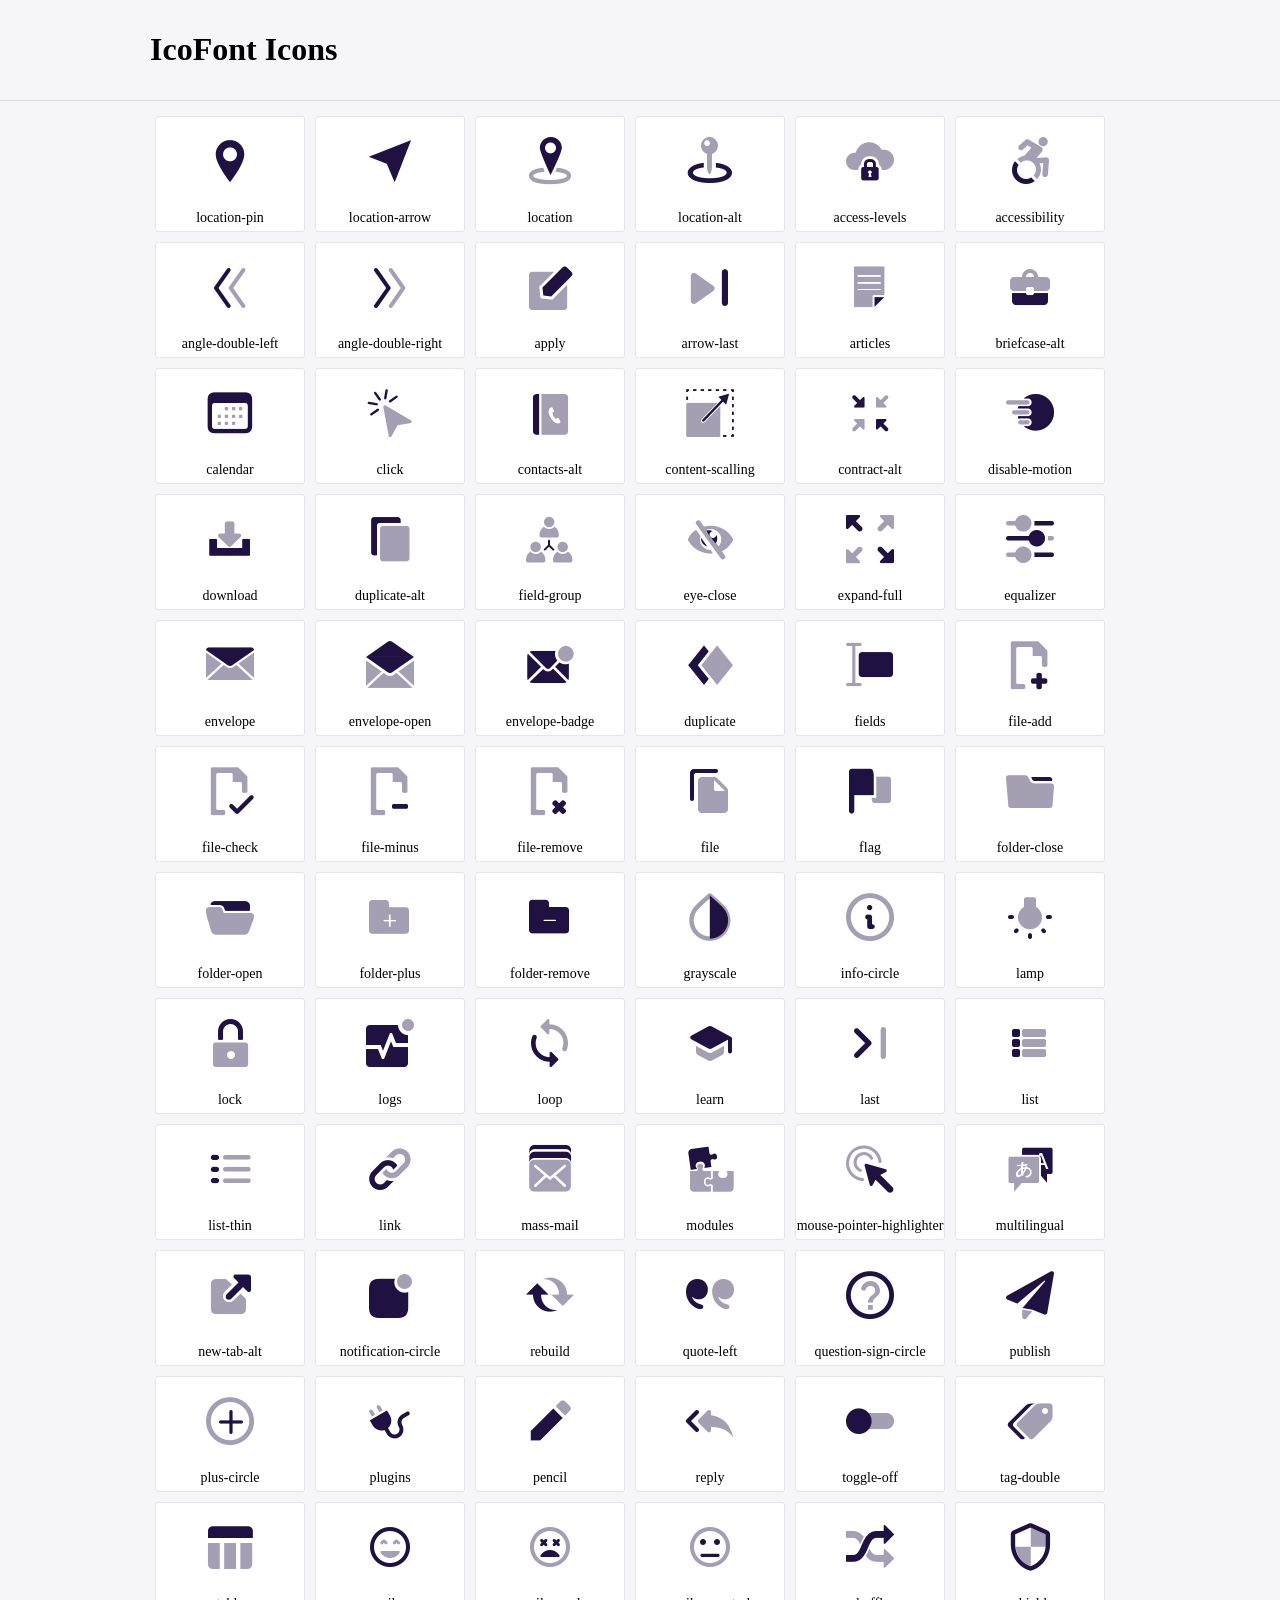
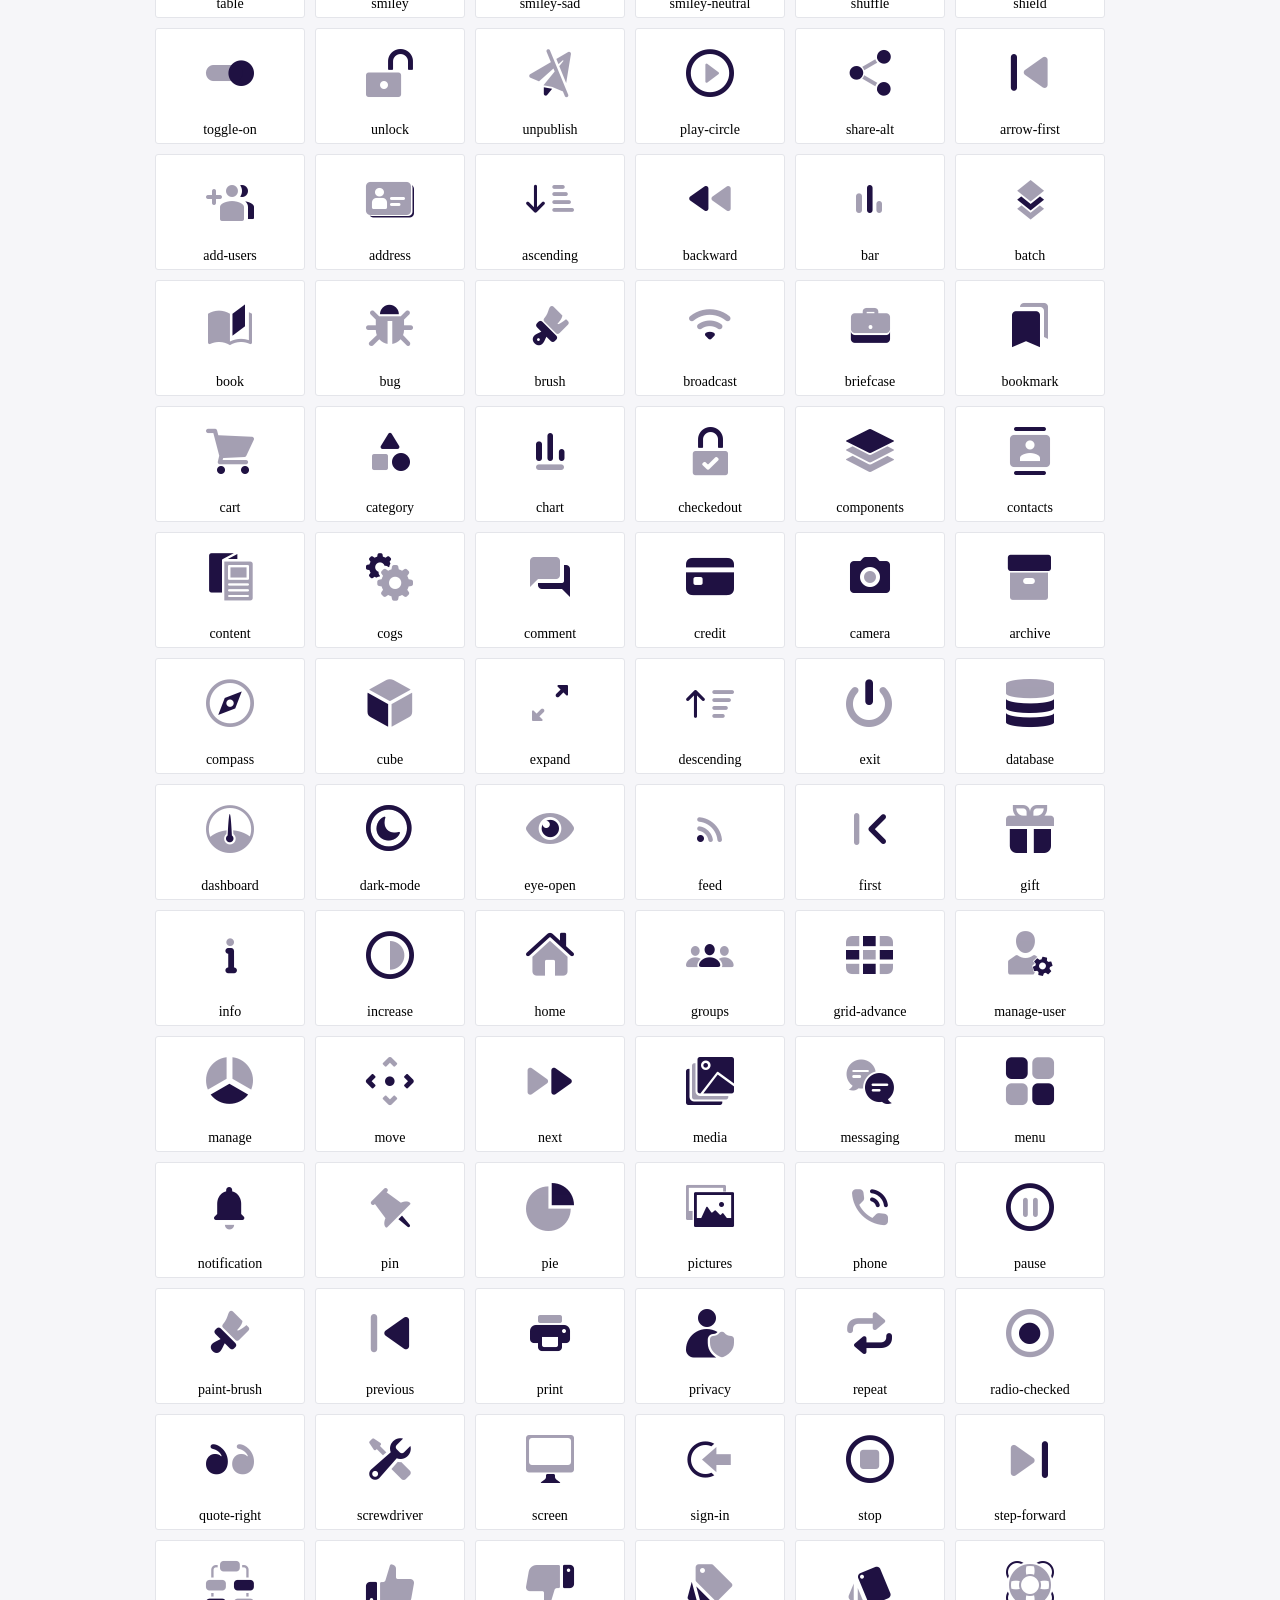
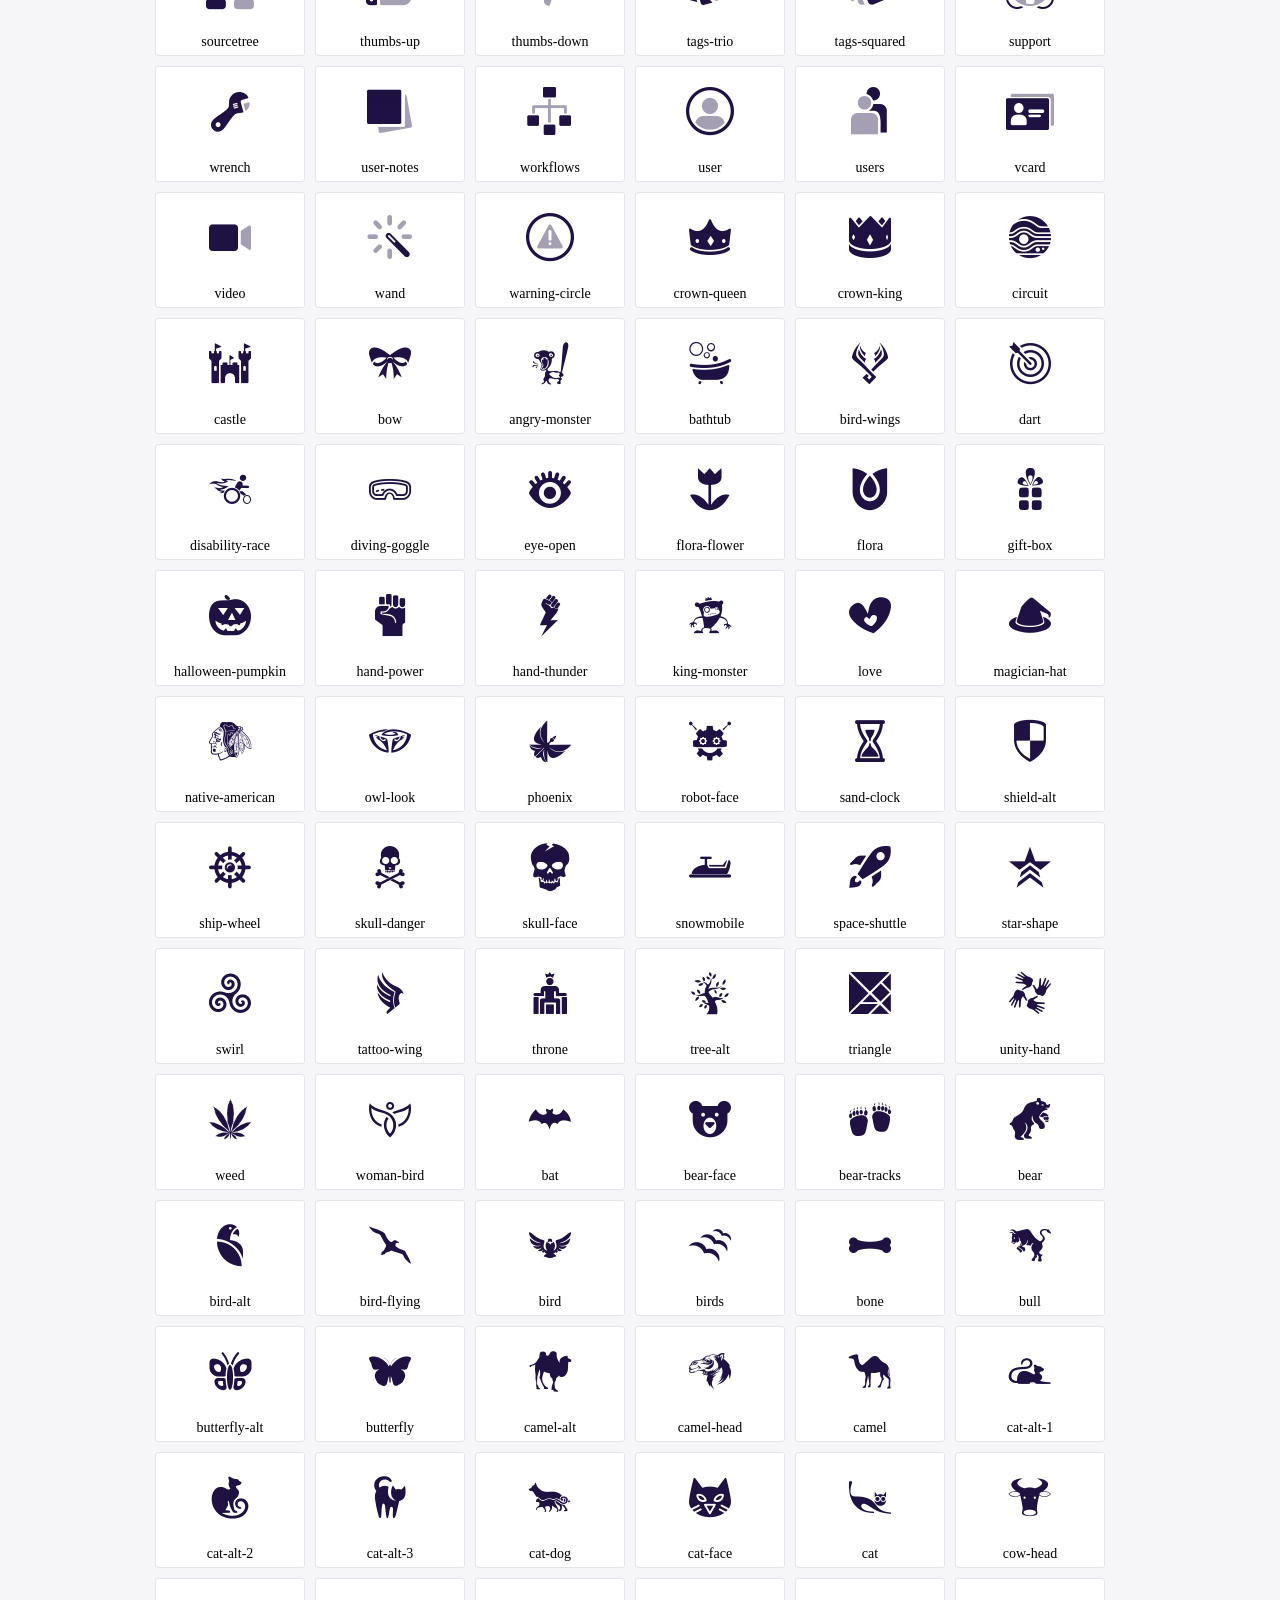
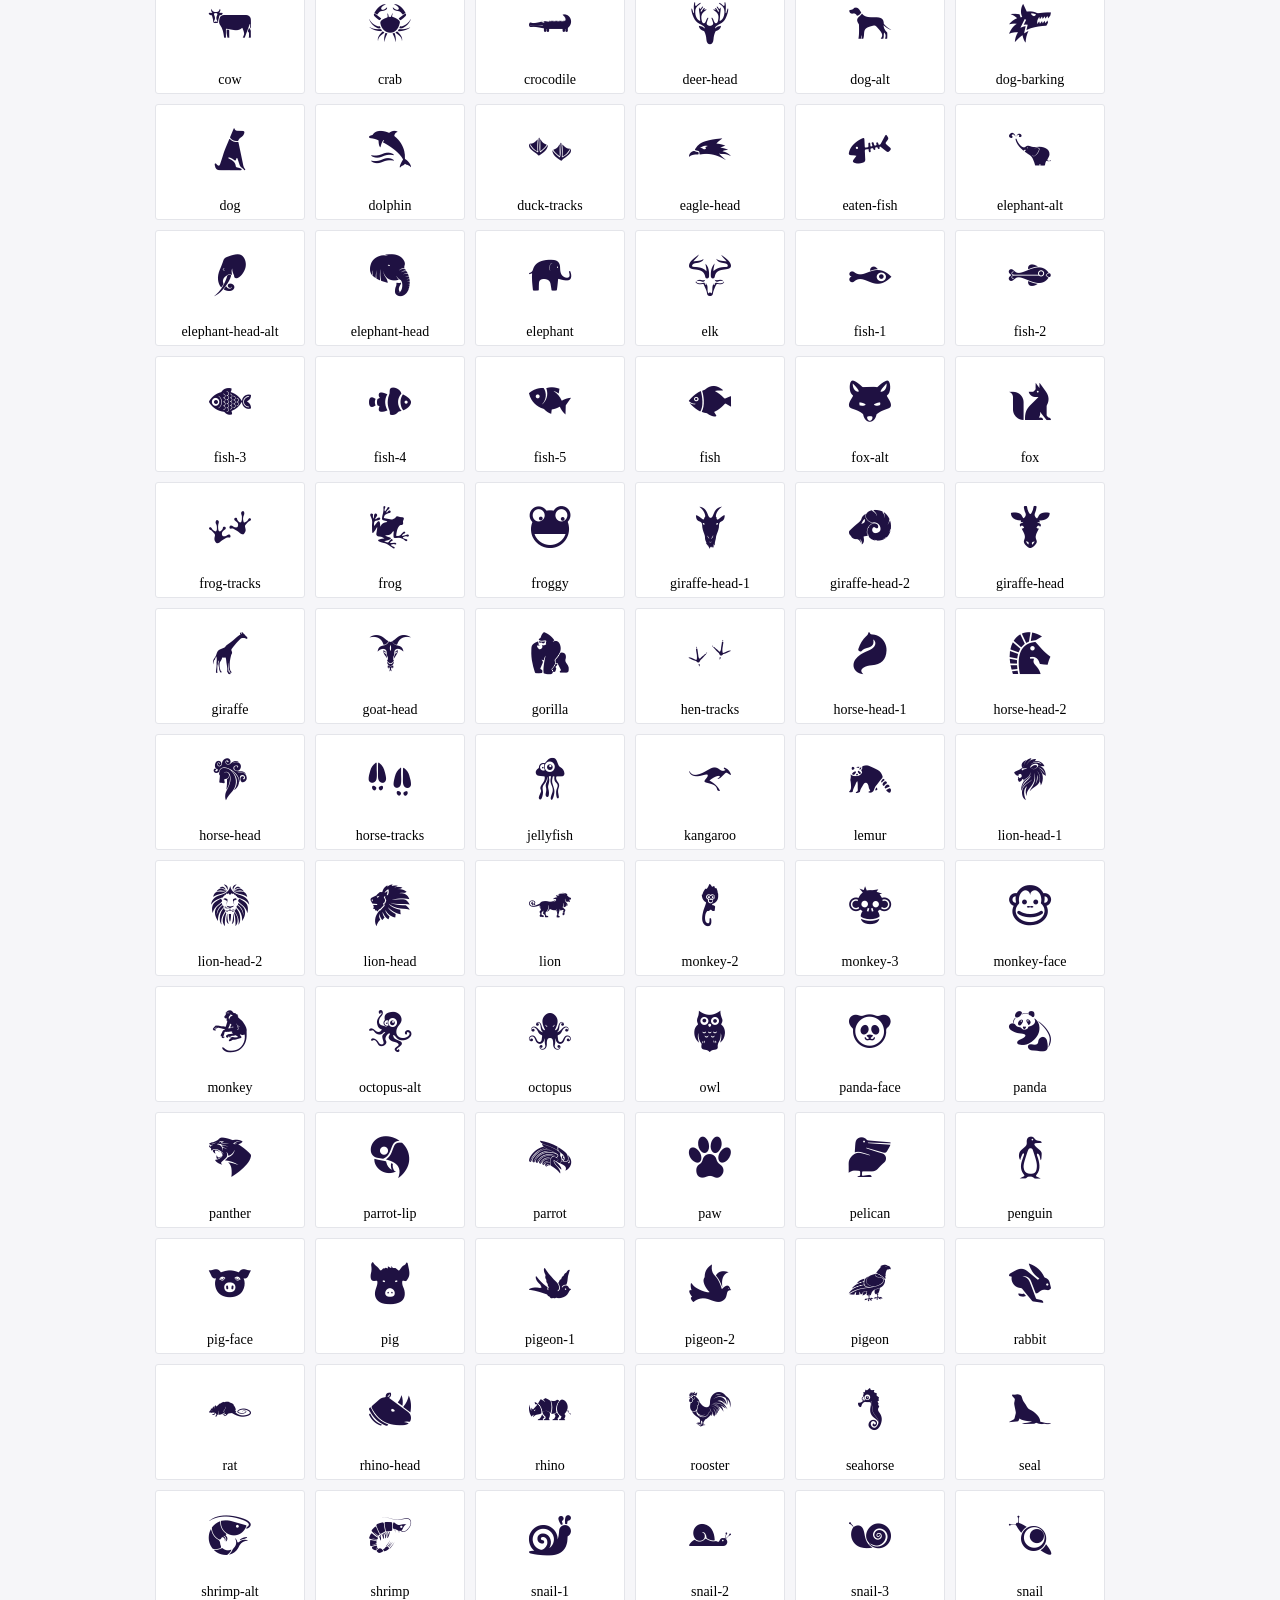
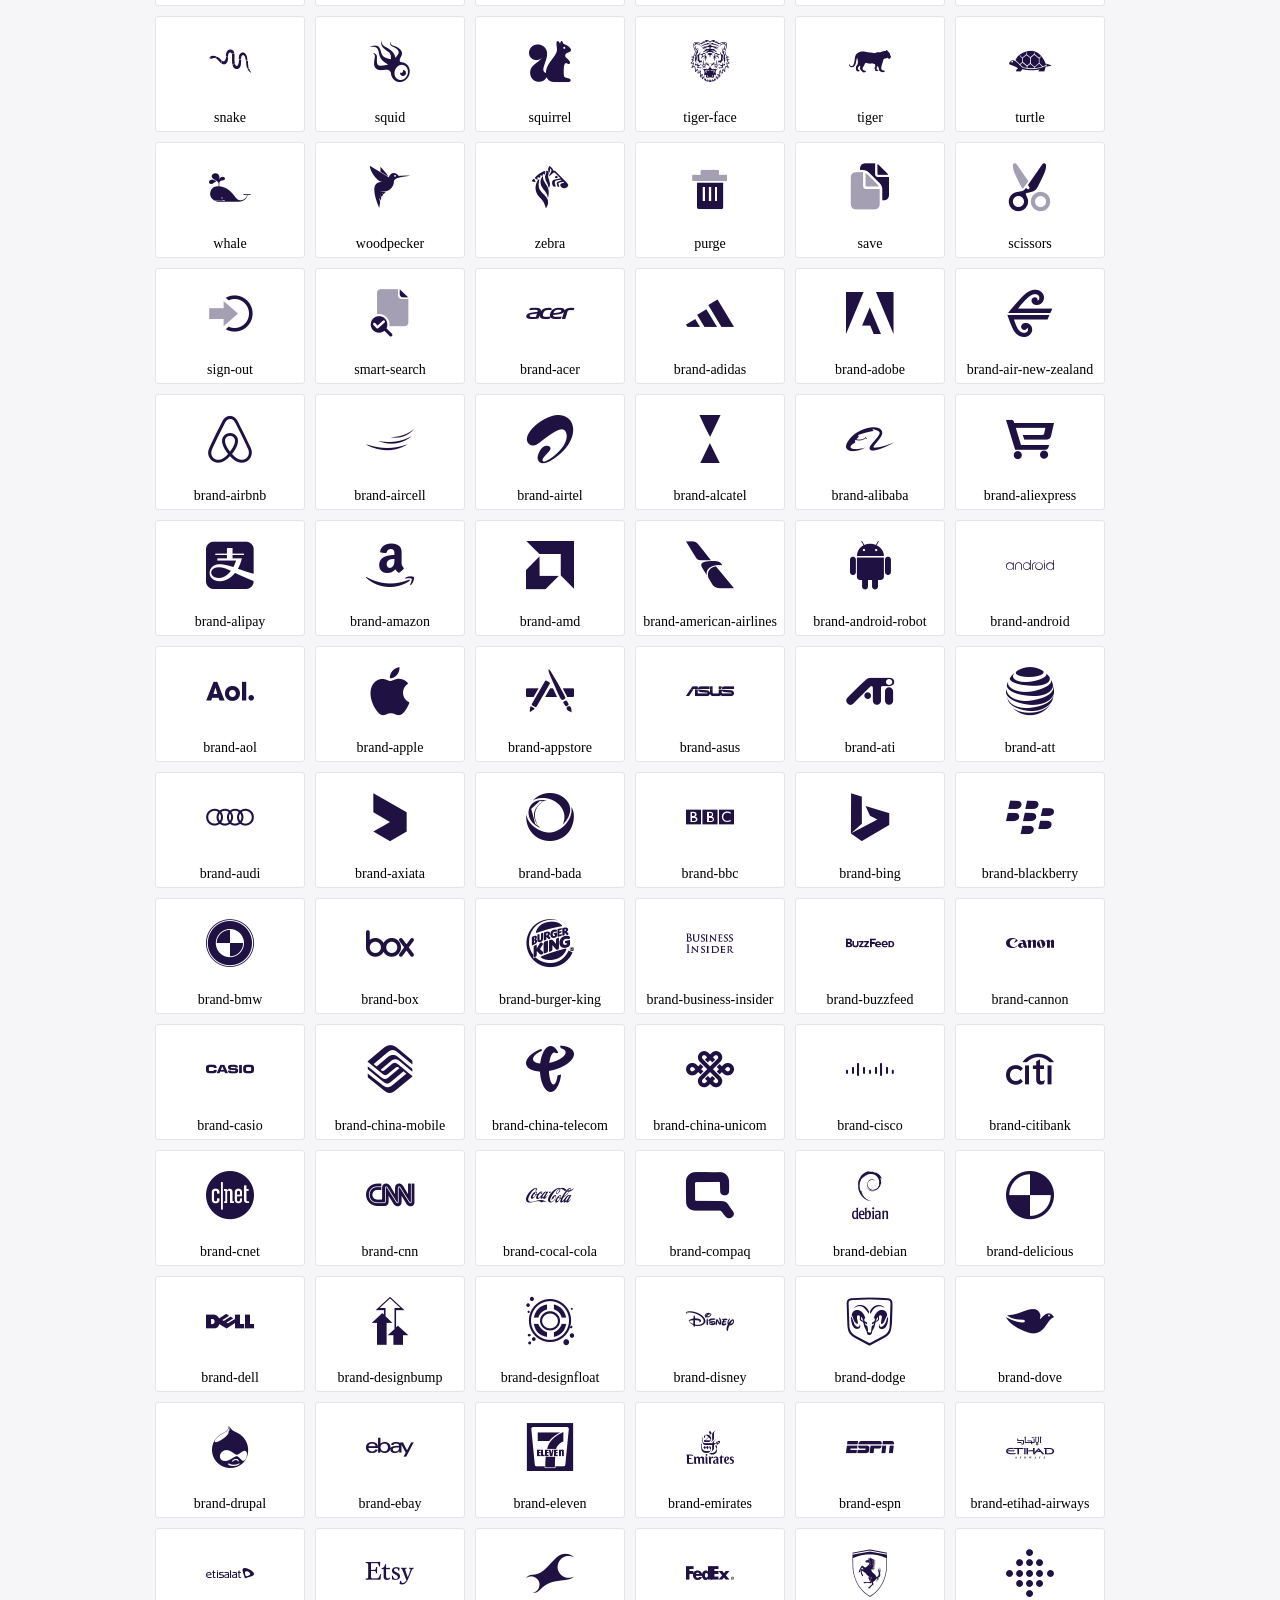
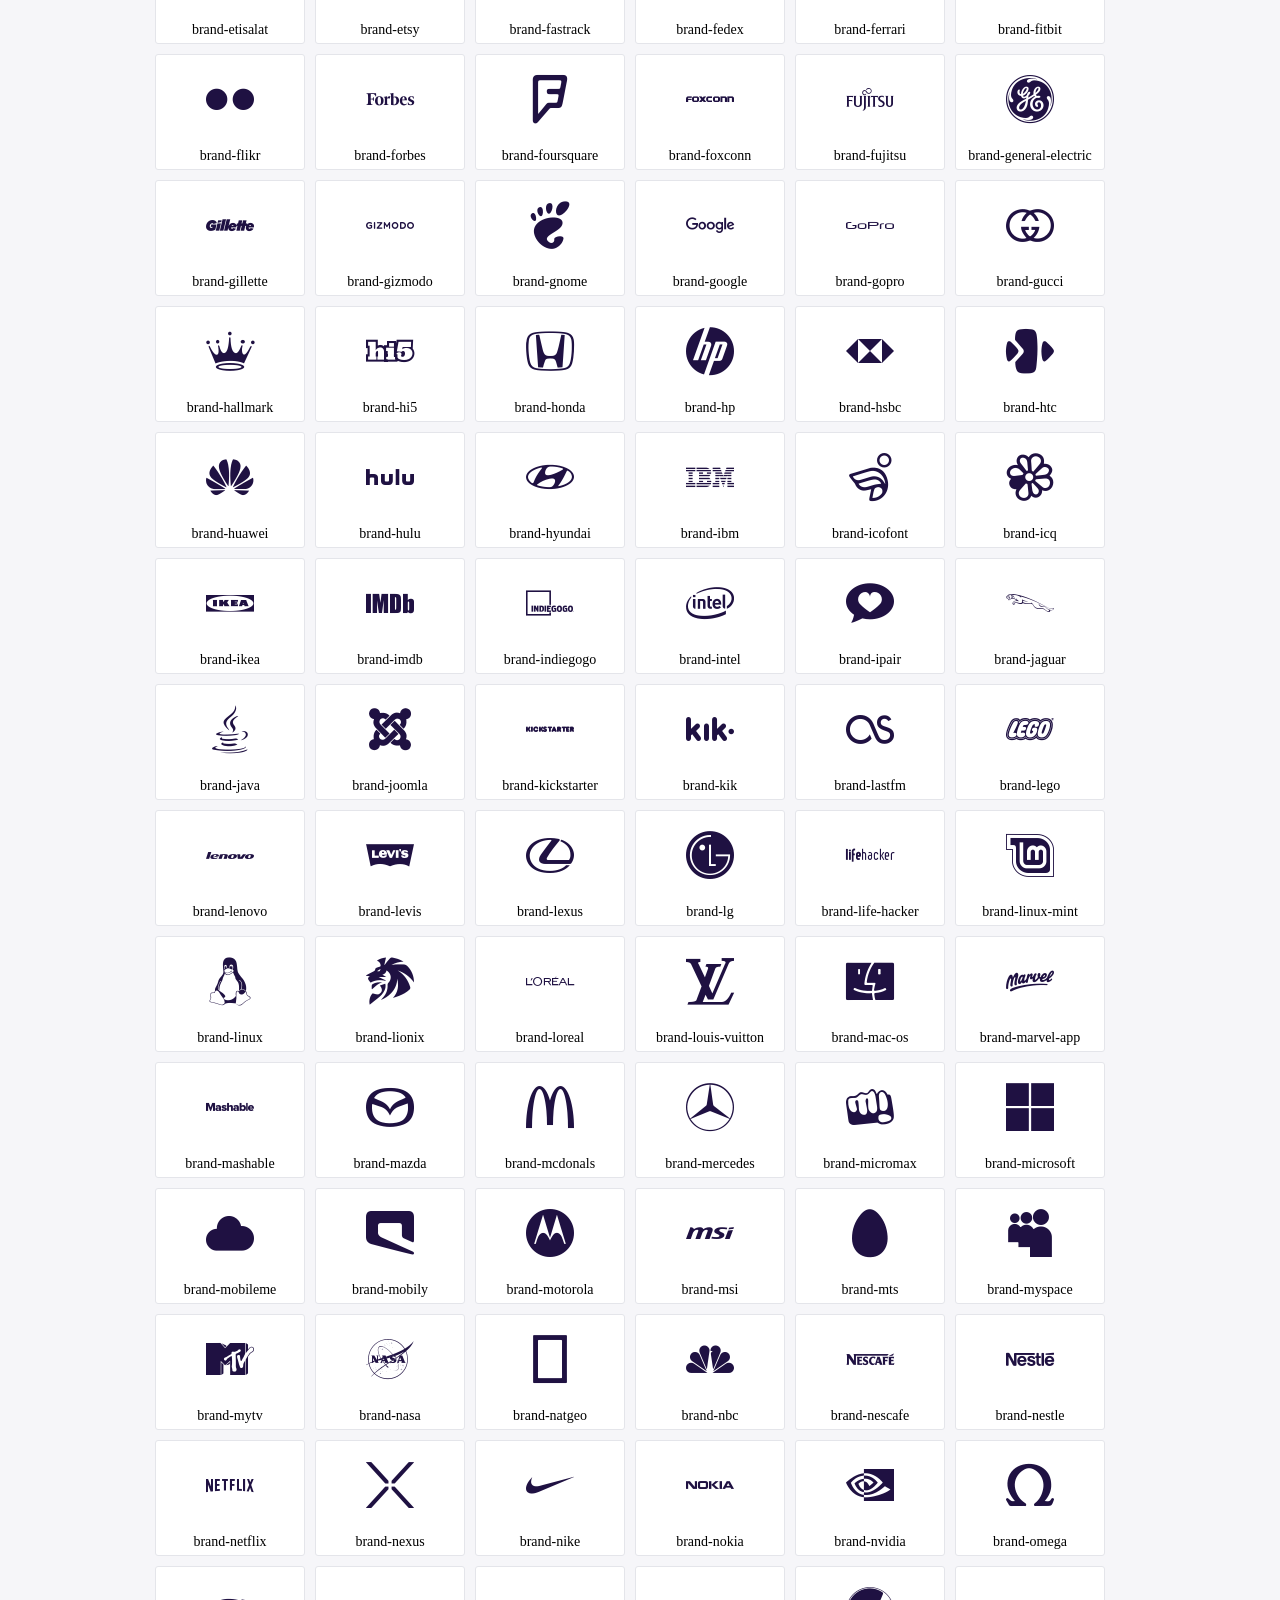
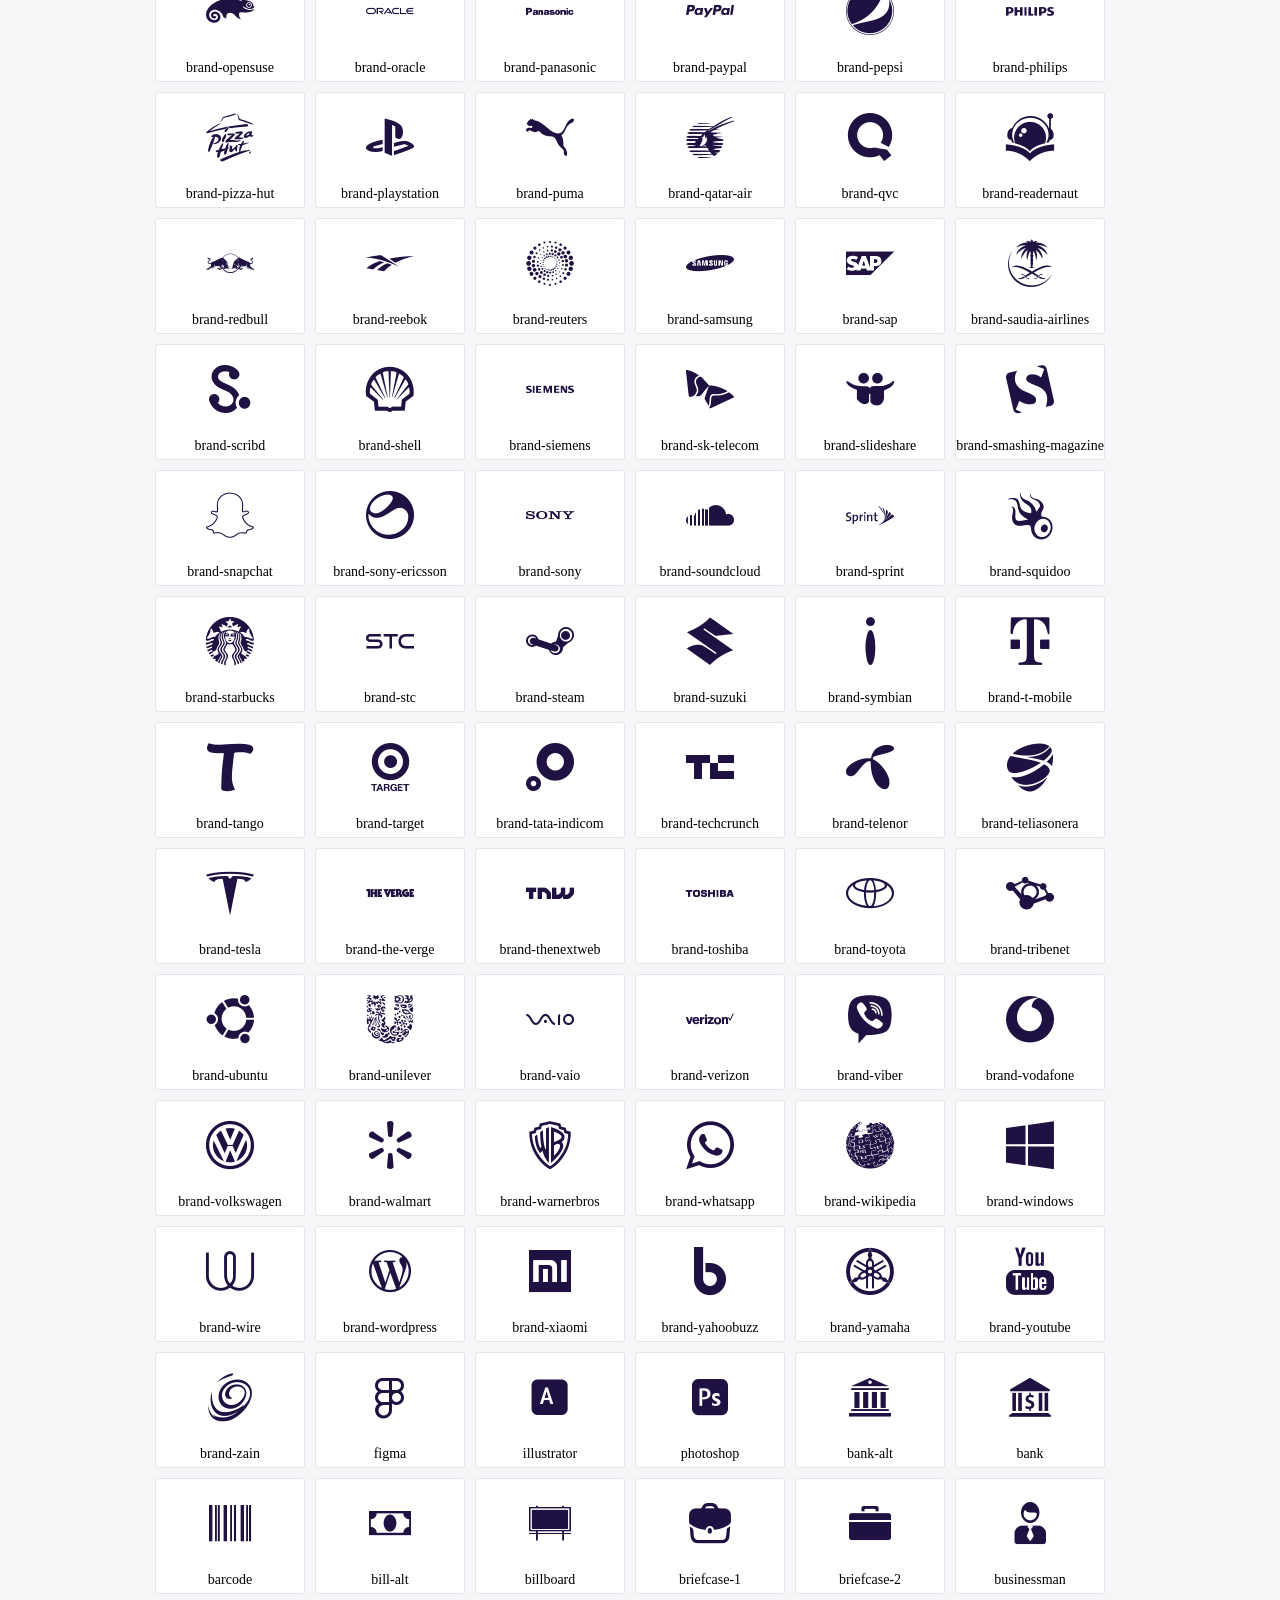
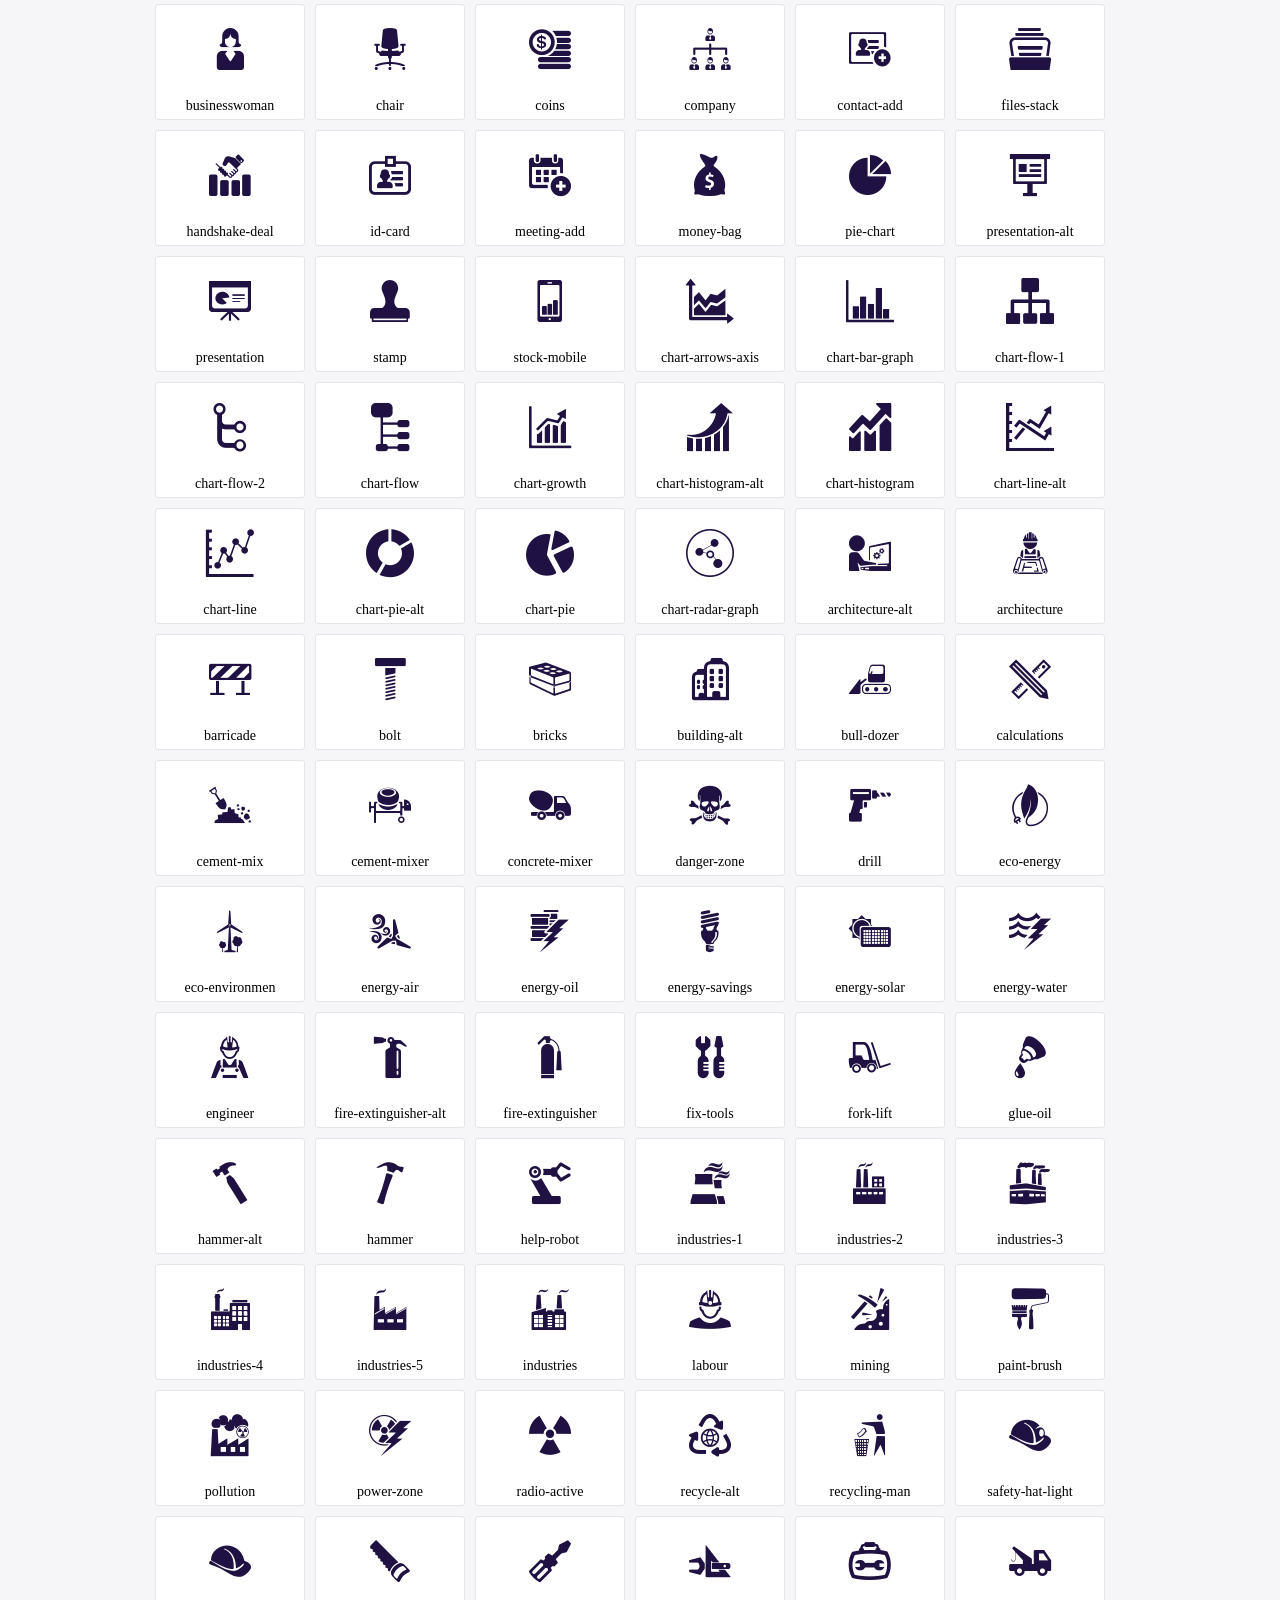
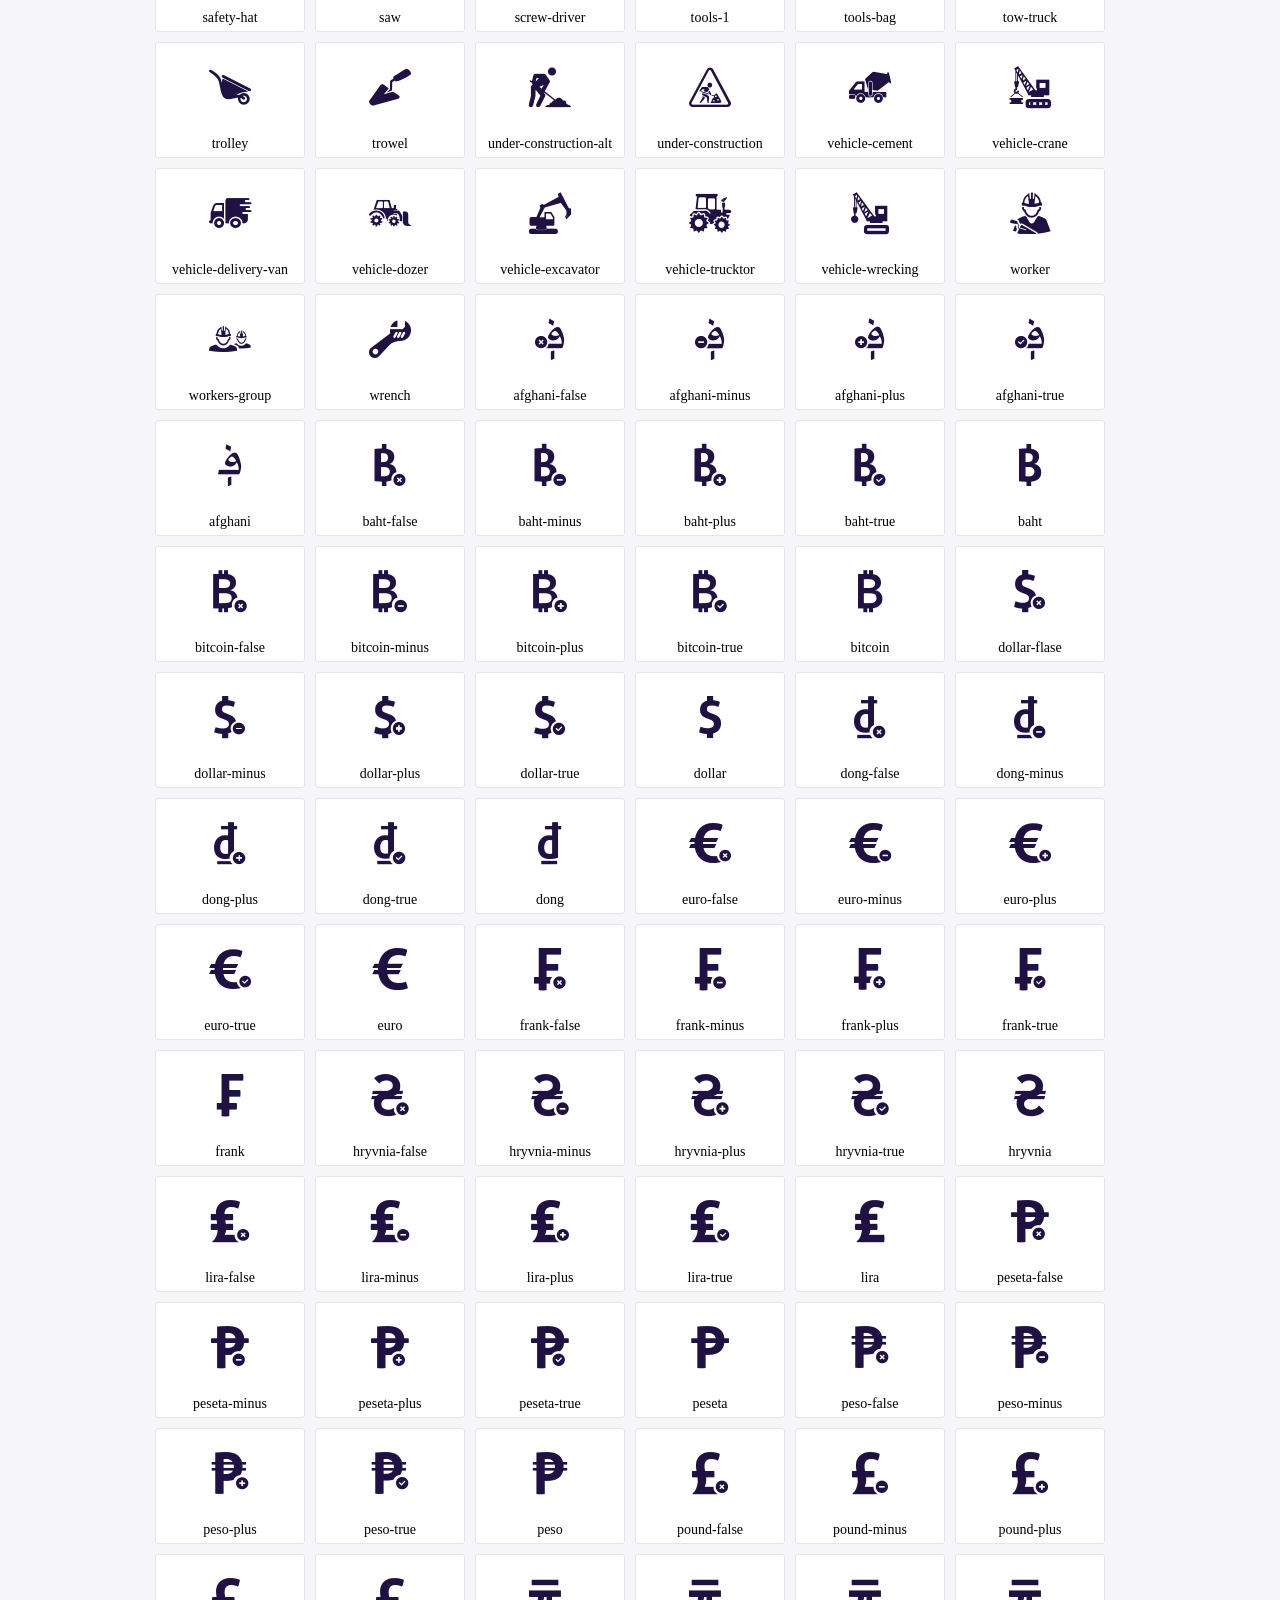
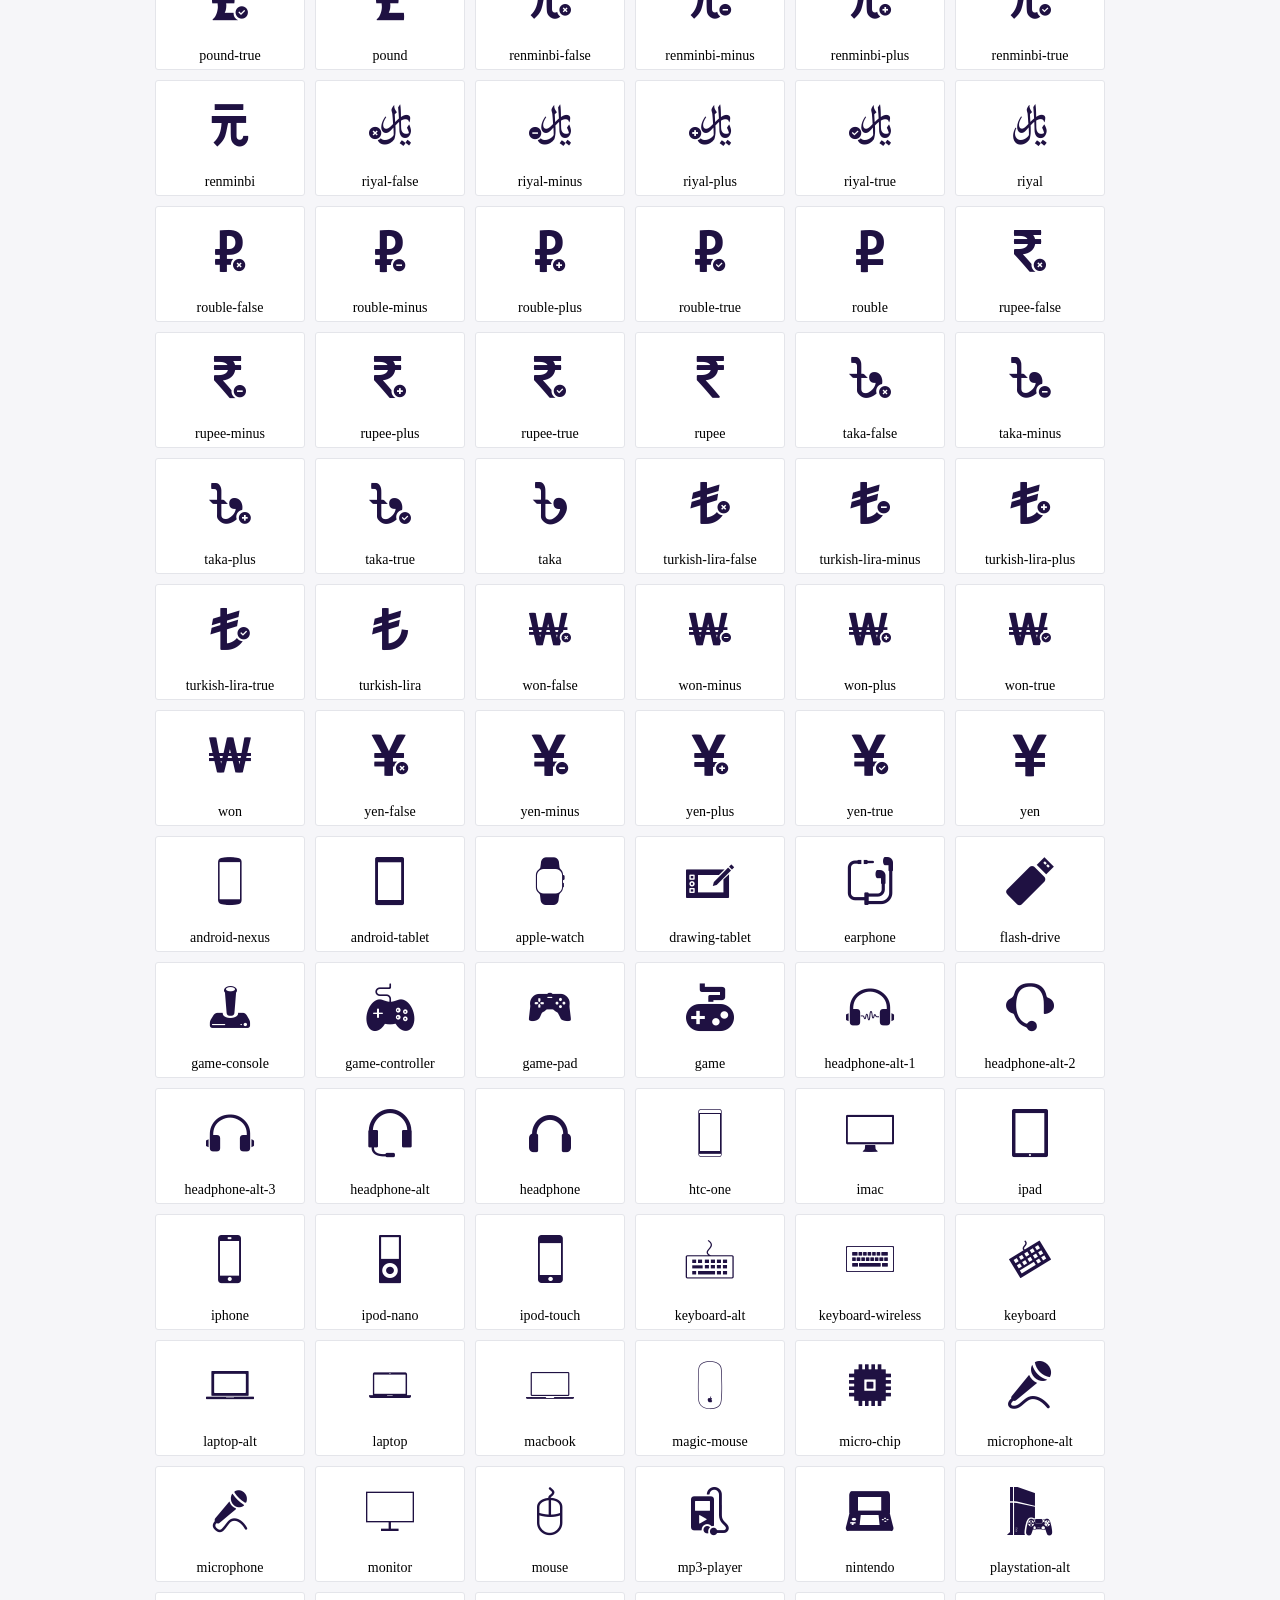
<file: plugins/icofont/demo.html>
<!DOCTYPE html>
	<html>
	<head>
		<meta charset="utf-8">
		<title>Examples | IcoFont</title>
		<link rel="stylesheet" type="text/css" href="./icofont.min.css">
		<style type="text/css">
			body {
				margin: 0;
				padding: 0;
				background: #F6F6F9;
			}
			.header {
				border-bottom: 1px solid #DCDCE1;
				padding: 10px 0;
				margin-bottom: 10px;
			}
			.container {
				width: 980px;
				margin: 0 auto;
			}
			.ico-title {
				font-size: 2em;
			}
			.iconlist {
				margin: 0;
				padding: 0;
				list-style: none;
				text-align: center;
				width: 100%;
				display: flex;
				flex-wrap: wrap;
				flex-direction: row;
			}
			.iconlist li {
				position: relative;
				margin: 5px;
				width: 150px;
				cursor: pointer;
			}
			.iconlist li .icon-holder {
				position: relative;
				text-align: center;
				border-radius: 3px;
				overflow: hidden;
				padding-bottom: 5px;
				background: #ffffff;
				border: 1px solid #E4E5EA;
				transition: all 0.2s linear 0s;
			}
			.iconlist li .icon-holder:hover {
				background: #00C3DA;
				color: #ffffff;
			}
			.iconlist li .icon-holder:hover .icon i {
				color: #ffffff;
			}
			.iconlist li .icon-holder .icon {
				padding: 20px;
				text-align: center;
			}
			.iconlist li .icon-holder .icon i {
				font-size: 3em;
				color: #1F1142;
			}
			.iconlist li .icon-holder span {
				font-size: 14px;
				display: block;
				margin-top: 5px;
				border-radius: 3px;
			}
		</style>
	</head>
	<body>
	<div class="header">
		<div class="container">
			<h1 class="ico-title"> IcoFont Icons </h1>
		</div>
	</div>
	<div class="container">
		<ul class="iconlist">
		
		<li>
			<div class="icon-holder">
				<div class="icon"> 
					<i class="icofont-location-pin"></i>
				</div> 
				<span> location-pin </span>
				
			</div>
		</li>
		
		<li>
			<div class="icon-holder">
				<div class="icon"> 
					<i class="icofont-location-arrow"></i>
				</div> 
				<span> location-arrow </span>
				
			</div>
		</li>
		
		<li>
			<div class="icon-holder">
				<div class="icon"> 
					<i class="icofont-duotone icofont-location"></i>
				</div> 
				<span> location </span>
				
			</div>
		</li>
		
		<li>
			<div class="icon-holder">
				<div class="icon"> 
					<i class="icofont-duotone icofont-location-alt"></i>
				</div> 
				<span> location-alt </span>
				
			</div>
		</li>
		
		<li>
			<div class="icon-holder">
				<div class="icon"> 
					<i class="icofont-duotone icofont-access-levels"></i>
				</div> 
				<span> access-levels </span>
				
			</div>
		</li>
		
		<li>
			<div class="icon-holder">
				<div class="icon"> 
					<i class="icofont-duotone icofont-accessibility"></i>
				</div> 
				<span> accessibility </span>
				
			</div>
		</li>
		
		<li>
			<div class="icon-holder">
				<div class="icon"> 
					<i class="icofont-duotone icofont-angle-double-left"></i>
				</div> 
				<span> angle-double-left </span>
				
			</div>
		</li>
		
		<li>
			<div class="icon-holder">
				<div class="icon"> 
					<i class="icofont-duotone icofont-angle-double-right"></i>
				</div> 
				<span> angle-double-right </span>
				
			</div>
		</li>
		
		<li>
			<div class="icon-holder">
				<div class="icon"> 
					<i class="icofont-duotone icofont-apply"></i>
				</div> 
				<span> apply </span>
				
			</div>
		</li>
		
		<li>
			<div class="icon-holder">
				<div class="icon"> 
					<i class="icofont-duotone icofont-arrow-last"></i>
				</div> 
				<span> arrow-last </span>
				
			</div>
		</li>
		
		<li>
			<div class="icon-holder">
				<div class="icon"> 
					<i class="icofont-duotone icofont-articles"></i>
				</div> 
				<span> articles </span>
				
			</div>
		</li>
		
		<li>
			<div class="icon-holder">
				<div class="icon"> 
					<i class="icofont-duotone icofont-briefcase-alt"></i>
				</div> 
				<span> briefcase-alt </span>
				
			</div>
		</li>
		
		<li>
			<div class="icon-holder">
				<div class="icon"> 
					<i class="icofont-duotone icofont-calendar"></i>
				</div> 
				<span> calendar </span>
				
			</div>
		</li>
		
		<li>
			<div class="icon-holder">
				<div class="icon"> 
					<i class="icofont-duotone icofont-click"></i>
				</div> 
				<span> click </span>
				
			</div>
		</li>
		
		<li>
			<div class="icon-holder">
				<div class="icon"> 
					<i class="icofont-duotone icofont-contacts-alt"></i>
				</div> 
				<span> contacts-alt </span>
				
			</div>
		</li>
		
		<li>
			<div class="icon-holder">
				<div class="icon"> 
					<i class="icofont-duotone icofont-content-scalling"></i>
				</div> 
				<span> content-scalling </span>
				
			</div>
		</li>
		
		<li>
			<div class="icon-holder">
				<div class="icon"> 
					<i class="icofont-duotone icofont-contract-alt"></i>
				</div> 
				<span> contract-alt </span>
				
			</div>
		</li>
		
		<li>
			<div class="icon-holder">
				<div class="icon"> 
					<i class="icofont-duotone icofont-disable-motion"></i>
				</div> 
				<span> disable-motion </span>
				
			</div>
		</li>
		
		<li>
			<div class="icon-holder">
				<div class="icon"> 
					<i class="icofont-duotone icofont-download"></i>
				</div> 
				<span> download </span>
				
			</div>
		</li>
		
		<li>
			<div class="icon-holder">
				<div class="icon"> 
					<i class="icofont-duotone icofont-duplicate-alt"></i>
				</div> 
				<span> duplicate-alt </span>
				
			</div>
		</li>
		
		<li>
			<div class="icon-holder">
				<div class="icon"> 
					<i class="icofont-duotone icofont-field-group"></i>
				</div> 
				<span> field-group </span>
				
			</div>
		</li>
		
		<li>
			<div class="icon-holder">
				<div class="icon"> 
					<i class="icofont-duotone icofont-eye-close"></i>
				</div> 
				<span> eye-close </span>
				
			</div>
		</li>
		
		<li>
			<div class="icon-holder">
				<div class="icon"> 
					<i class="icofont-duotone icofont-expand-full"></i>
				</div> 
				<span> expand-full </span>
				
			</div>
		</li>
		
		<li>
			<div class="icon-holder">
				<div class="icon"> 
					<i class="icofont-duotone icofont-equalizer"></i>
				</div> 
				<span> equalizer </span>
				
			</div>
		</li>
		
		<li>
			<div class="icon-holder">
				<div class="icon"> 
					<i class="icofont-duotone icofont-envelope"></i>
				</div> 
				<span> envelope </span>
				
			</div>
		</li>
		
		<li>
			<div class="icon-holder">
				<div class="icon"> 
					<i class="icofont-duotone icofont-envelope-open"></i>
				</div> 
				<span> envelope-open </span>
				
			</div>
		</li>
		
		<li>
			<div class="icon-holder">
				<div class="icon"> 
					<i class="icofont-duotone icofont-envelope-badge"></i>
				</div> 
				<span> envelope-badge </span>
				
			</div>
		</li>
		
		<li>
			<div class="icon-holder">
				<div class="icon"> 
					<i class="icofont-duotone icofont-duplicate"></i>
				</div> 
				<span> duplicate </span>
				
			</div>
		</li>
		
		<li>
			<div class="icon-holder">
				<div class="icon"> 
					<i class="icofont-duotone icofont-fields"></i>
				</div> 
				<span> fields </span>
				
			</div>
		</li>
		
		<li>
			<div class="icon-holder">
				<div class="icon"> 
					<i class="icofont-duotone icofont-file-add"></i>
				</div> 
				<span> file-add </span>
				
			</div>
		</li>
		
		<li>
			<div class="icon-holder">
				<div class="icon"> 
					<i class="icofont-duotone icofont-file-check"></i>
				</div> 
				<span> file-check </span>
				
			</div>
		</li>
		
		<li>
			<div class="icon-holder">
				<div class="icon"> 
					<i class="icofont-duotone icofont-file-minus"></i>
				</div> 
				<span> file-minus </span>
				
			</div>
		</li>
		
		<li>
			<div class="icon-holder">
				<div class="icon"> 
					<i class="icofont-duotone icofont-file-remove"></i>
				</div> 
				<span> file-remove </span>
				
			</div>
		</li>
		
		<li>
			<div class="icon-holder">
				<div class="icon"> 
					<i class="icofont-duotone icofont-file"></i>
				</div> 
				<span> file </span>
				
			</div>
		</li>
		
		<li>
			<div class="icon-holder">
				<div class="icon"> 
					<i class="icofont-duotone icofont-flag"></i>
				</div> 
				<span> flag </span>
				
			</div>
		</li>
		
		<li>
			<div class="icon-holder">
				<div class="icon"> 
					<i class="icofont-duotone icofont-folder-close"></i>
				</div> 
				<span> folder-close </span>
				
			</div>
		</li>
		
		<li>
			<div class="icon-holder">
				<div class="icon"> 
					<i class="icofont-duotone icofont-folder-open"></i>
				</div> 
				<span> folder-open </span>
				
			</div>
		</li>
		
		<li>
			<div class="icon-holder">
				<div class="icon"> 
					<i class="icofont-duotone icofont-folder-plus"></i>
				</div> 
				<span> folder-plus </span>
				
			</div>
		</li>
		
		<li>
			<div class="icon-holder">
				<div class="icon"> 
					<i class="icofont-duotone icofont-folder-remove"></i>
				</div> 
				<span> folder-remove </span>
				
			</div>
		</li>
		
		<li>
			<div class="icon-holder">
				<div class="icon"> 
					<i class="icofont-duotone icofont-grayscale"></i>
				</div> 
				<span> grayscale </span>
				
			</div>
		</li>
		
		<li>
			<div class="icon-holder">
				<div class="icon"> 
					<i class="icofont-duotone icofont-info-circle"></i>
				</div> 
				<span> info-circle </span>
				
			</div>
		</li>
		
		<li>
			<div class="icon-holder">
				<div class="icon"> 
					<i class="icofont-duotone icofont-lamp"></i>
				</div> 
				<span> lamp </span>
				
			</div>
		</li>
		
		<li>
			<div class="icon-holder">
				<div class="icon"> 
					<i class="icofont-duotone icofont-lock"></i>
				</div> 
				<span> lock </span>
				
			</div>
		</li>
		
		<li>
			<div class="icon-holder">
				<div class="icon"> 
					<i class="icofont-duotone icofont-logs"></i>
				</div> 
				<span> logs </span>
				
			</div>
		</li>
		
		<li>
			<div class="icon-holder">
				<div class="icon"> 
					<i class="icofont-duotone icofont-loop"></i>
				</div> 
				<span> loop </span>
				
			</div>
		</li>
		
		<li>
			<div class="icon-holder">
				<div class="icon"> 
					<i class="icofont-duotone icofont-learn"></i>
				</div> 
				<span> learn </span>
				
			</div>
		</li>
		
		<li>
			<div class="icon-holder">
				<div class="icon"> 
					<i class="icofont-duotone icofont-last"></i>
				</div> 
				<span> last </span>
				
			</div>
		</li>
		
		<li>
			<div class="icon-holder">
				<div class="icon"> 
					<i class="icofont-duotone icofont-list"></i>
				</div> 
				<span> list </span>
				
			</div>
		</li>
		
		<li>
			<div class="icon-holder">
				<div class="icon"> 
					<i class="icofont-duotone icofont-list-thin"></i>
				</div> 
				<span> list-thin </span>
				
			</div>
		</li>
		
		<li>
			<div class="icon-holder">
				<div class="icon"> 
					<i class="icofont-duotone icofont-link"></i>
				</div> 
				<span> link </span>
				
			</div>
		</li>
		
		<li>
			<div class="icon-holder">
				<div class="icon"> 
					<i class="icofont-duotone icofont-mass-mail"></i>
				</div> 
				<span> mass-mail </span>
				
			</div>
		</li>
		
		<li>
			<div class="icon-holder">
				<div class="icon"> 
					<i class="icofont-duotone icofont-modules"></i>
				</div> 
				<span> modules </span>
				
			</div>
		</li>
		
		<li>
			<div class="icon-holder">
				<div class="icon"> 
					<i class="icofont-duotone icofont-mouse-pointer-highlighter"></i>
				</div> 
				<span> mouse-pointer-highlighter </span>
				
			</div>
		</li>
		
		<li>
			<div class="icon-holder">
				<div class="icon"> 
					<i class="icofont-duotone icofont-multilingual"></i>
				</div> 
				<span> multilingual </span>
				
			</div>
		</li>
		
		<li>
			<div class="icon-holder">
				<div class="icon"> 
					<i class="icofont-duotone icofont-new-tab-alt"></i>
				</div> 
				<span> new-tab-alt </span>
				
			</div>
		</li>
		
		<li>
			<div class="icon-holder">
				<div class="icon"> 
					<i class="icofont-duotone icofont-notification-circle"></i>
				</div> 
				<span> notification-circle </span>
				
			</div>
		</li>
		
		<li>
			<div class="icon-holder">
				<div class="icon"> 
					<i class="icofont-duotone icofont-rebuild"></i>
				</div> 
				<span> rebuild </span>
				
			</div>
		</li>
		
		<li>
			<div class="icon-holder">
				<div class="icon"> 
					<i class="icofont-duotone icofont-quote-left"></i>
				</div> 
				<span> quote-left </span>
				
			</div>
		</li>
		
		<li>
			<div class="icon-holder">
				<div class="icon"> 
					<i class="icofont-duotone icofont-question-sign-circle"></i>
				</div> 
				<span> question-sign-circle </span>
				
			</div>
		</li>
		
		<li>
			<div class="icon-holder">
				<div class="icon"> 
					<i class="icofont-duotone icofont-publish"></i>
				</div> 
				<span> publish </span>
				
			</div>
		</li>
		
		<li>
			<div class="icon-holder">
				<div class="icon"> 
					<i class="icofont-duotone icofont-plus-circle"></i>
				</div> 
				<span> plus-circle </span>
				
			</div>
		</li>
		
		<li>
			<div class="icon-holder">
				<div class="icon"> 
					<i class="icofont-duotone icofont-plugins"></i>
				</div> 
				<span> plugins </span>
				
			</div>
		</li>
		
		<li>
			<div class="icon-holder">
				<div class="icon"> 
					<i class="icofont-duotone icofont-pencil"></i>
				</div> 
				<span> pencil </span>
				
			</div>
		</li>
		
		<li>
			<div class="icon-holder">
				<div class="icon"> 
					<i class="icofont-duotone icofont-reply"></i>
				</div> 
				<span> reply </span>
				
			</div>
		</li>
		
		<li>
			<div class="icon-holder">
				<div class="icon"> 
					<i class="icofont-duotone icofont-toggle-off"></i>
				</div> 
				<span> toggle-off </span>
				
			</div>
		</li>
		
		<li>
			<div class="icon-holder">
				<div class="icon"> 
					<i class="icofont-duotone icofont-tag-double"></i>
				</div> 
				<span> tag-double </span>
				
			</div>
		</li>
		
		<li>
			<div class="icon-holder">
				<div class="icon"> 
					<i class="icofont-duotone icofont-table"></i>
				</div> 
				<span> table </span>
				
			</div>
		</li>
		
		<li>
			<div class="icon-holder">
				<div class="icon"> 
					<i class="icofont-duotone icofont-smiley"></i>
				</div> 
				<span> smiley </span>
				
			</div>
		</li>
		
		<li>
			<div class="icon-holder">
				<div class="icon"> 
					<i class="icofont-duotone icofont-smiley-sad"></i>
				</div> 
				<span> smiley-sad </span>
				
			</div>
		</li>
		
		<li>
			<div class="icon-holder">
				<div class="icon"> 
					<i class="icofont-duotone icofont-smiley-neutral"></i>
				</div> 
				<span> smiley-neutral </span>
				
			</div>
		</li>
		
		<li>
			<div class="icon-holder">
				<div class="icon"> 
					<i class="icofont-duotone icofont-shuffle"></i>
				</div> 
				<span> shuffle </span>
				
			</div>
		</li>
		
		<li>
			<div class="icon-holder">
				<div class="icon"> 
					<i class="icofont-duotone icofont-shield"></i>
				</div> 
				<span> shield </span>
				
			</div>
		</li>
		
		<li>
			<div class="icon-holder">
				<div class="icon"> 
					<i class="icofont-duotone icofont-toggle-on"></i>
				</div> 
				<span> toggle-on </span>
				
			</div>
		</li>
		
		<li>
			<div class="icon-holder">
				<div class="icon"> 
					<i class="icofont-duotone icofont-unlock"></i>
				</div> 
				<span> unlock </span>
				
			</div>
		</li>
		
		<li>
			<div class="icon-holder">
				<div class="icon"> 
					<i class="icofont-duotone icofont-unpublish"></i>
				</div> 
				<span> unpublish </span>
				
			</div>
		</li>
		
		<li>
			<div class="icon-holder">
				<div class="icon"> 
					<i class="icofont-duotone icofont-play-circle"></i>
				</div> 
				<span> play-circle </span>
				
			</div>
		</li>
		
		<li>
			<div class="icon-holder">
				<div class="icon"> 
					<i class="icofont-duotone icofont-share-alt"></i>
				</div> 
				<span> share-alt </span>
				
			</div>
		</li>
		
		<li>
			<div class="icon-holder">
				<div class="icon"> 
					<i class="icofont-duotone icofont-arrow-first"></i>
				</div> 
				<span> arrow-first </span>
				
			</div>
		</li>
		
		<li>
			<div class="icon-holder">
				<div class="icon"> 
					<i class="icofont-duotone icofont-add-users"></i>
				</div> 
				<span> add-users </span>
				
			</div>
		</li>
		
		<li>
			<div class="icon-holder">
				<div class="icon"> 
					<i class="icofont-duotone icofont-address"></i>
				</div> 
				<span> address </span>
				
			</div>
		</li>
		
		<li>
			<div class="icon-holder">
				<div class="icon"> 
					<i class="icofont-duotone icofont-ascending"></i>
				</div> 
				<span> ascending </span>
				
			</div>
		</li>
		
		<li>
			<div class="icon-holder">
				<div class="icon"> 
					<i class="icofont-duotone icofont-backward"></i>
				</div> 
				<span> backward </span>
				
			</div>
		</li>
		
		<li>
			<div class="icon-holder">
				<div class="icon"> 
					<i class="icofont-duotone icofont-bar"></i>
				</div> 
				<span> bar </span>
				
			</div>
		</li>
		
		<li>
			<div class="icon-holder">
				<div class="icon"> 
					<i class="icofont-duotone icofont-batch"></i>
				</div> 
				<span> batch </span>
				
			</div>
		</li>
		
		<li>
			<div class="icon-holder">
				<div class="icon"> 
					<i class="icofont-duotone icofont-book"></i>
				</div> 
				<span> book </span>
				
			</div>
		</li>
		
		<li>
			<div class="icon-holder">
				<div class="icon"> 
					<i class="icofont-duotone icofont-bug"></i>
				</div> 
				<span> bug </span>
				
			</div>
		</li>
		
		<li>
			<div class="icon-holder">
				<div class="icon"> 
					<i class="icofont-duotone icofont-brush"></i>
				</div> 
				<span> brush </span>
				
			</div>
		</li>
		
		<li>
			<div class="icon-holder">
				<div class="icon"> 
					<i class="icofont-duotone icofont-broadcast"></i>
				</div> 
				<span> broadcast </span>
				
			</div>
		</li>
		
		<li>
			<div class="icon-holder">
				<div class="icon"> 
					<i class="icofont-duotone icofont-briefcase"></i>
				</div> 
				<span> briefcase </span>
				
			</div>
		</li>
		
		<li>
			<div class="icon-holder">
				<div class="icon"> 
					<i class="icofont-duotone icofont-bookmark"></i>
				</div> 
				<span> bookmark </span>
				
			</div>
		</li>
		
		<li>
			<div class="icon-holder">
				<div class="icon"> 
					<i class="icofont-duotone icofont-cart"></i>
				</div> 
				<span> cart </span>
				
			</div>
		</li>
		
		<li>
			<div class="icon-holder">
				<div class="icon"> 
					<i class="icofont-duotone icofont-category"></i>
				</div> 
				<span> category </span>
				
			</div>
		</li>
		
		<li>
			<div class="icon-holder">
				<div class="icon"> 
					<i class="icofont-duotone icofont-chart"></i>
				</div> 
				<span> chart </span>
				
			</div>
		</li>
		
		<li>
			<div class="icon-holder">
				<div class="icon"> 
					<i class="icofont-duotone icofont-checkedout"></i>
				</div> 
				<span> checkedout </span>
				
			</div>
		</li>
		
		<li>
			<div class="icon-holder">
				<div class="icon"> 
					<i class="icofont-duotone icofont-components"></i>
				</div> 
				<span> components </span>
				
			</div>
		</li>
		
		<li>
			<div class="icon-holder">
				<div class="icon"> 
					<i class="icofont-duotone icofont-contacts"></i>
				</div> 
				<span> contacts </span>
				
			</div>
		</li>
		
		<li>
			<div class="icon-holder">
				<div class="icon"> 
					<i class="icofont-duotone icofont-content"></i>
				</div> 
				<span> content </span>
				
			</div>
		</li>
		
		<li>
			<div class="icon-holder">
				<div class="icon"> 
					<i class="icofont-duotone icofont-cogs"></i>
				</div> 
				<span> cogs </span>
				
			</div>
		</li>
		
		<li>
			<div class="icon-holder">
				<div class="icon"> 
					<i class="icofont-duotone icofont-comment"></i>
				</div> 
				<span> comment </span>
				
			</div>
		</li>
		
		<li>
			<div class="icon-holder">
				<div class="icon"> 
					<i class="icofont-duotone icofont-credit"></i>
				</div> 
				<span> credit </span>
				
			</div>
		</li>
		
		<li>
			<div class="icon-holder">
				<div class="icon"> 
					<i class="icofont-duotone icofont-camera"></i>
				</div> 
				<span> camera </span>
				
			</div>
		</li>
		
		<li>
			<div class="icon-holder">
				<div class="icon"> 
					<i class="icofont-duotone icofont-archive"></i>
				</div> 
				<span> archive </span>
				
			</div>
		</li>
		
		<li>
			<div class="icon-holder">
				<div class="icon"> 
					<i class="icofont-duotone icofont-compass"></i>
				</div> 
				<span> compass </span>
				
			</div>
		</li>
		
		<li>
			<div class="icon-holder">
				<div class="icon"> 
					<i class="icofont-duotone icofont-cube"></i>
				</div> 
				<span> cube </span>
				
			</div>
		</li>
		
		<li>
			<div class="icon-holder">
				<div class="icon"> 
					<i class="icofont-duotone icofont-expand"></i>
				</div> 
				<span> expand </span>
				
			</div>
		</li>
		
		<li>
			<div class="icon-holder">
				<div class="icon"> 
					<i class="icofont-duotone icofont-descending"></i>
				</div> 
				<span> descending </span>
				
			</div>
		</li>
		
		<li>
			<div class="icon-holder">
				<div class="icon"> 
					<i class="icofont-duotone icofont-exit"></i>
				</div> 
				<span> exit </span>
				
			</div>
		</li>
		
		<li>
			<div class="icon-holder">
				<div class="icon"> 
					<i class="icofont-duotone icofont-database"></i>
				</div> 
				<span> database </span>
				
			</div>
		</li>
		
		<li>
			<div class="icon-holder">
				<div class="icon"> 
					<i class="icofont-duotone icofont-dashboard"></i>
				</div> 
				<span> dashboard </span>
				
			</div>
		</li>
		
		<li>
			<div class="icon-holder">
				<div class="icon"> 
					<i class="icofont-duotone icofont-dark-mode"></i>
				</div> 
				<span> dark-mode </span>
				
			</div>
		</li>
		
		<li>
			<div class="icon-holder">
				<div class="icon"> 
					<i class="icofont-duotone icofont-eye-open"></i>
				</div> 
				<span> eye-open </span>
				
			</div>
		</li>
		
		<li>
			<div class="icon-holder">
				<div class="icon"> 
					<i class="icofont-duotone icofont-feed"></i>
				</div> 
				<span> feed </span>
				
			</div>
		</li>
		
		<li>
			<div class="icon-holder">
				<div class="icon"> 
					<i class="icofont-duotone icofont-first"></i>
				</div> 
				<span> first </span>
				
			</div>
		</li>
		
		<li>
			<div class="icon-holder">
				<div class="icon"> 
					<i class="icofont-duotone icofont-gift"></i>
				</div> 
				<span> gift </span>
				
			</div>
		</li>
		
		<li>
			<div class="icon-holder">
				<div class="icon"> 
					<i class="icofont-duotone icofont-info"></i>
				</div> 
				<span> info </span>
				
			</div>
		</li>
		
		<li>
			<div class="icon-holder">
				<div class="icon"> 
					<i class="icofont-duotone icofont-increase"></i>
				</div> 
				<span> increase </span>
				
			</div>
		</li>
		
		<li>
			<div class="icon-holder">
				<div class="icon"> 
					<i class="icofont-duotone icofont-home"></i>
				</div> 
				<span> home </span>
				
			</div>
		</li>
		
		<li>
			<div class="icon-holder">
				<div class="icon"> 
					<i class="icofont-duotone icofont-groups"></i>
				</div> 
				<span> groups </span>
				
			</div>
		</li>
		
		<li>
			<div class="icon-holder">
				<div class="icon"> 
					<i class="icofont-duotone icofont-grid-advance"></i>
				</div> 
				<span> grid-advance </span>
				
			</div>
		</li>
		
		<li>
			<div class="icon-holder">
				<div class="icon"> 
					<i class="icofont-duotone icofont-manage-user"></i>
				</div> 
				<span> manage-user </span>
				
			</div>
		</li>
		
		<li>
			<div class="icon-holder">
				<div class="icon"> 
					<i class="icofont-duotone icofont-manage"></i>
				</div> 
				<span> manage </span>
				
			</div>
		</li>
		
		<li>
			<div class="icon-holder">
				<div class="icon"> 
					<i class="icofont-duotone icofont-move"></i>
				</div> 
				<span> move </span>
				
			</div>
		</li>
		
		<li>
			<div class="icon-holder">
				<div class="icon"> 
					<i class="icofont-duotone icofont-next"></i>
				</div> 
				<span> next </span>
				
			</div>
		</li>
		
		<li>
			<div class="icon-holder">
				<div class="icon"> 
					<i class="icofont-duotone icofont-media"></i>
				</div> 
				<span> media </span>
				
			</div>
		</li>
		
		<li>
			<div class="icon-holder">
				<div class="icon"> 
					<i class="icofont-duotone icofont-messaging"></i>
				</div> 
				<span> messaging </span>
				
			</div>
		</li>
		
		<li>
			<div class="icon-holder">
				<div class="icon"> 
					<i class="icofont-duotone icofont-menu"></i>
				</div> 
				<span> menu </span>
				
			</div>
		</li>
		
		<li>
			<div class="icon-holder">
				<div class="icon"> 
					<i class="icofont-duotone icofont-notification"></i>
				</div> 
				<span> notification </span>
				
			</div>
		</li>
		
		<li>
			<div class="icon-holder">
				<div class="icon"> 
					<i class="icofont-duotone icofont-pin"></i>
				</div> 
				<span> pin </span>
				
			</div>
		</li>
		
		<li>
			<div class="icon-holder">
				<div class="icon"> 
					<i class="icofont-duotone icofont-pie"></i>
				</div> 
				<span> pie </span>
				
			</div>
		</li>
		
		<li>
			<div class="icon-holder">
				<div class="icon"> 
					<i class="icofont-duotone icofont-pictures"></i>
				</div> 
				<span> pictures </span>
				
			</div>
		</li>
		
		<li>
			<div class="icon-holder">
				<div class="icon"> 
					<i class="icofont-duotone icofont-phone"></i>
				</div> 
				<span> phone </span>
				
			</div>
		</li>
		
		<li>
			<div class="icon-holder">
				<div class="icon"> 
					<i class="icofont-duotone icofont-pause"></i>
				</div> 
				<span> pause </span>
				
			</div>
		</li>
		
		<li>
			<div class="icon-holder">
				<div class="icon"> 
					<i class="icofont-duotone icofont-paint-brush"></i>
				</div> 
				<span> paint-brush </span>
				
			</div>
		</li>
		
		<li>
			<div class="icon-holder">
				<div class="icon"> 
					<i class="icofont-duotone icofont-previous"></i>
				</div> 
				<span> previous </span>
				
			</div>
		</li>
		
		<li>
			<div class="icon-holder">
				<div class="icon"> 
					<i class="icofont-duotone icofont-print"></i>
				</div> 
				<span> print </span>
				
			</div>
		</li>
		
		<li>
			<div class="icon-holder">
				<div class="icon"> 
					<i class="icofont-duotone icofont-privacy"></i>
				</div> 
				<span> privacy </span>
				
			</div>
		</li>
		
		<li>
			<div class="icon-holder">
				<div class="icon"> 
					<i class="icofont-duotone icofont-repeat"></i>
				</div> 
				<span> repeat </span>
				
			</div>
		</li>
		
		<li>
			<div class="icon-holder">
				<div class="icon"> 
					<i class="icofont-duotone icofont-radio-checked"></i>
				</div> 
				<span> radio-checked </span>
				
			</div>
		</li>
		
		<li>
			<div class="icon-holder">
				<div class="icon"> 
					<i class="icofont-duotone icofont-quote-right"></i>
				</div> 
				<span> quote-right </span>
				
			</div>
		</li>
		
		<li>
			<div class="icon-holder">
				<div class="icon"> 
					<i class="icofont-duotone icofont-screwdriver"></i>
				</div> 
				<span> screwdriver </span>
				
			</div>
		</li>
		
		<li>
			<div class="icon-holder">
				<div class="icon"> 
					<i class="icofont-duotone icofont-screen"></i>
				</div> 
				<span> screen </span>
				
			</div>
		</li>
		
		<li>
			<div class="icon-holder">
				<div class="icon"> 
					<i class="icofont-duotone icofont-sign-in"></i>
				</div> 
				<span> sign-in </span>
				
			</div>
		</li>
		
		<li>
			<div class="icon-holder">
				<div class="icon"> 
					<i class="icofont-duotone icofont-stop"></i>
				</div> 
				<span> stop </span>
				
			</div>
		</li>
		
		<li>
			<div class="icon-holder">
				<div class="icon"> 
					<i class="icofont-duotone icofont-step-forward"></i>
				</div> 
				<span> step-forward </span>
				
			</div>
		</li>
		
		<li>
			<div class="icon-holder">
				<div class="icon"> 
					<i class="icofont-duotone icofont-sourcetree"></i>
				</div> 
				<span> sourcetree </span>
				
			</div>
		</li>
		
		<li>
			<div class="icon-holder">
				<div class="icon"> 
					<i class="icofont-duotone icofont-thumbs-up"></i>
				</div> 
				<span> thumbs-up </span>
				
			</div>
		</li>
		
		<li>
			<div class="icon-holder">
				<div class="icon"> 
					<i class="icofont-duotone icofont-thumbs-down"></i>
				</div> 
				<span> thumbs-down </span>
				
			</div>
		</li>
		
		<li>
			<div class="icon-holder">
				<div class="icon"> 
					<i class="icofont-duotone icofont-tags-trio"></i>
				</div> 
				<span> tags-trio </span>
				
			</div>
		</li>
		
		<li>
			<div class="icon-holder">
				<div class="icon"> 
					<i class="icofont-duotone icofont-tags-squared"></i>
				</div> 
				<span> tags-squared </span>
				
			</div>
		</li>
		
		<li>
			<div class="icon-holder">
				<div class="icon"> 
					<i class="icofont-duotone icofont-support"></i>
				</div> 
				<span> support </span>
				
			</div>
		</li>
		
		<li>
			<div class="icon-holder">
				<div class="icon"> 
					<i class="icofont-duotone icofont-wrench"></i>
				</div> 
				<span> wrench </span>
				
			</div>
		</li>
		
		<li>
			<div class="icon-holder">
				<div class="icon"> 
					<i class="icofont-duotone icofont-user-notes"></i>
				</div> 
				<span> user-notes </span>
				
			</div>
		</li>
		
		<li>
			<div class="icon-holder">
				<div class="icon"> 
					<i class="icofont-duotone icofont-workflows"></i>
				</div> 
				<span> workflows </span>
				
			</div>
		</li>
		
		<li>
			<div class="icon-holder">
				<div class="icon"> 
					<i class="icofont-duotone icofont-user"></i>
				</div> 
				<span> user </span>
				
			</div>
		</li>
		
		<li>
			<div class="icon-holder">
				<div class="icon"> 
					<i class="icofont-duotone icofont-users"></i>
				</div> 
				<span> users </span>
				
			</div>
		</li>
		
		<li>
			<div class="icon-holder">
				<div class="icon"> 
					<i class="icofont-duotone icofont-vcard"></i>
				</div> 
				<span> vcard </span>
				
			</div>
		</li>
		
		<li>
			<div class="icon-holder">
				<div class="icon"> 
					<i class="icofont-duotone icofont-video"></i>
				</div> 
				<span> video </span>
				
			</div>
		</li>
		
		<li>
			<div class="icon-holder">
				<div class="icon"> 
					<i class="icofont-duotone icofont-wand"></i>
				</div> 
				<span> wand </span>
				
			</div>
		</li>
		
		<li>
			<div class="icon-holder">
				<div class="icon"> 
					<i class="icofont-duotone icofont-warning-circle"></i>
				</div> 
				<span> warning-circle </span>
				
			</div>
		</li>
		
		<li>
			<div class="icon-holder">
				<div class="icon"> 
					<i class="icofont-crown-queen"></i>
				</div> 
				<span> crown-queen </span>
				
			</div>
		</li>
		
		<li>
			<div class="icon-holder">
				<div class="icon"> 
					<i class="icofont-crown-king"></i>
				</div> 
				<span> crown-king </span>
				
			</div>
		</li>
		
		<li>
			<div class="icon-holder">
				<div class="icon"> 
					<i class="icofont-circuit"></i>
				</div> 
				<span> circuit </span>
				
			</div>
		</li>
		
		<li>
			<div class="icon-holder">
				<div class="icon"> 
					<i class="icofont-castle"></i>
				</div> 
				<span> castle </span>
				
			</div>
		</li>
		
		<li>
			<div class="icon-holder">
				<div class="icon"> 
					<i class="icofont-bow"></i>
				</div> 
				<span> bow </span>
				
			</div>
		</li>
		
		<li>
			<div class="icon-holder">
				<div class="icon"> 
					<i class="icofont-angry-monster"></i>
				</div> 
				<span> angry-monster </span>
				
			</div>
		</li>
		
		<li>
			<div class="icon-holder">
				<div class="icon"> 
					<i class="icofont-bathtub"></i>
				</div> 
				<span> bathtub </span>
				
			</div>
		</li>
		
		<li>
			<div class="icon-holder">
				<div class="icon"> 
					<i class="icofont-bird-wings"></i>
				</div> 
				<span> bird-wings </span>
				
			</div>
		</li>
		
		<li>
			<div class="icon-holder">
				<div class="icon"> 
					<i class="icofont-dart"></i>
				</div> 
				<span> dart </span>
				
			</div>
		</li>
		
		<li>
			<div class="icon-holder">
				<div class="icon"> 
					<i class="icofont-disability-race"></i>
				</div> 
				<span> disability-race </span>
				
			</div>
		</li>
		
		<li>
			<div class="icon-holder">
				<div class="icon"> 
					<i class="icofont-diving-goggle"></i>
				</div> 
				<span> diving-goggle </span>
				
			</div>
		</li>
		
		<li>
			<div class="icon-holder">
				<div class="icon"> 
					<i class="icofont-eye-open"></i>
				</div> 
				<span> eye-open </span>
				
			</div>
		</li>
		
		<li>
			<div class="icon-holder">
				<div class="icon"> 
					<i class="icofont-flora-flower"></i>
				</div> 
				<span> flora-flower </span>
				
			</div>
		</li>
		
		<li>
			<div class="icon-holder">
				<div class="icon"> 
					<i class="icofont-flora"></i>
				</div> 
				<span> flora </span>
				
			</div>
		</li>
		
		<li>
			<div class="icon-holder">
				<div class="icon"> 
					<i class="icofont-gift-box"></i>
				</div> 
				<span> gift-box </span>
				
			</div>
		</li>
		
		<li>
			<div class="icon-holder">
				<div class="icon"> 
					<i class="icofont-halloween-pumpkin"></i>
				</div> 
				<span> halloween-pumpkin </span>
				
			</div>
		</li>
		
		<li>
			<div class="icon-holder">
				<div class="icon"> 
					<i class="icofont-hand-power"></i>
				</div> 
				<span> hand-power </span>
				
			</div>
		</li>
		
		<li>
			<div class="icon-holder">
				<div class="icon"> 
					<i class="icofont-hand-thunder"></i>
				</div> 
				<span> hand-thunder </span>
				
			</div>
		</li>
		
		<li>
			<div class="icon-holder">
				<div class="icon"> 
					<i class="icofont-king-monster"></i>
				</div> 
				<span> king-monster </span>
				
			</div>
		</li>
		
		<li>
			<div class="icon-holder">
				<div class="icon"> 
					<i class="icofont-love"></i>
				</div> 
				<span> love </span>
				
			</div>
		</li>
		
		<li>
			<div class="icon-holder">
				<div class="icon"> 
					<i class="icofont-magician-hat"></i>
				</div> 
				<span> magician-hat </span>
				
			</div>
		</li>
		
		<li>
			<div class="icon-holder">
				<div class="icon"> 
					<i class="icofont-native-american"></i>
				</div> 
				<span> native-american </span>
				
			</div>
		</li>
		
		<li>
			<div class="icon-holder">
				<div class="icon"> 
					<i class="icofont-owl-look"></i>
				</div> 
				<span> owl-look </span>
				
			</div>
		</li>
		
		<li>
			<div class="icon-holder">
				<div class="icon"> 
					<i class="icofont-phoenix"></i>
				</div> 
				<span> phoenix </span>
				
			</div>
		</li>
		
		<li>
			<div class="icon-holder">
				<div class="icon"> 
					<i class="icofont-robot-face"></i>
				</div> 
				<span> robot-face </span>
				
			</div>
		</li>
		
		<li>
			<div class="icon-holder">
				<div class="icon"> 
					<i class="icofont-sand-clock"></i>
				</div> 
				<span> sand-clock </span>
				
			</div>
		</li>
		
		<li>
			<div class="icon-holder">
				<div class="icon"> 
					<i class="icofont-shield-alt"></i>
				</div> 
				<span> shield-alt </span>
				
			</div>
		</li>
		
		<li>
			<div class="icon-holder">
				<div class="icon"> 
					<i class="icofont-ship-wheel"></i>
				</div> 
				<span> ship-wheel </span>
				
			</div>
		</li>
		
		<li>
			<div class="icon-holder">
				<div class="icon"> 
					<i class="icofont-skull-danger"></i>
				</div> 
				<span> skull-danger </span>
				
			</div>
		</li>
		
		<li>
			<div class="icon-holder">
				<div class="icon"> 
					<i class="icofont-skull-face"></i>
				</div> 
				<span> skull-face </span>
				
			</div>
		</li>
		
		<li>
			<div class="icon-holder">
				<div class="icon"> 
					<i class="icofont-snowmobile"></i>
				</div> 
				<span> snowmobile </span>
				
			</div>
		</li>
		
		<li>
			<div class="icon-holder">
				<div class="icon"> 
					<i class="icofont-space-shuttle"></i>
				</div> 
				<span> space-shuttle </span>
				
			</div>
		</li>
		
		<li>
			<div class="icon-holder">
				<div class="icon"> 
					<i class="icofont-star-shape"></i>
				</div> 
				<span> star-shape </span>
				
			</div>
		</li>
		
		<li>
			<div class="icon-holder">
				<div class="icon"> 
					<i class="icofont-swirl"></i>
				</div> 
				<span> swirl </span>
				
			</div>
		</li>
		
		<li>
			<div class="icon-holder">
				<div class="icon"> 
					<i class="icofont-tattoo-wing"></i>
				</div> 
				<span> tattoo-wing </span>
				
			</div>
		</li>
		
		<li>
			<div class="icon-holder">
				<div class="icon"> 
					<i class="icofont-throne"></i>
				</div> 
				<span> throne </span>
				
			</div>
		</li>
		
		<li>
			<div class="icon-holder">
				<div class="icon"> 
					<i class="icofont-tree-alt"></i>
				</div> 
				<span> tree-alt </span>
				
			</div>
		</li>
		
		<li>
			<div class="icon-holder">
				<div class="icon"> 
					<i class="icofont-triangle"></i>
				</div> 
				<span> triangle </span>
				
			</div>
		</li>
		
		<li>
			<div class="icon-holder">
				<div class="icon"> 
					<i class="icofont-unity-hand"></i>
				</div> 
				<span> unity-hand </span>
				
			</div>
		</li>
		
		<li>
			<div class="icon-holder">
				<div class="icon"> 
					<i class="icofont-weed"></i>
				</div> 
				<span> weed </span>
				
			</div>
		</li>
		
		<li>
			<div class="icon-holder">
				<div class="icon"> 
					<i class="icofont-woman-bird"></i>
				</div> 
				<span> woman-bird </span>
				
			</div>
		</li>
		
		<li>
			<div class="icon-holder">
				<div class="icon"> 
					<i class="icofont-bat"></i>
				</div> 
				<span> bat </span>
				
			</div>
		</li>
		
		<li>
			<div class="icon-holder">
				<div class="icon"> 
					<i class="icofont-bear-face"></i>
				</div> 
				<span> bear-face </span>
				
			</div>
		</li>
		
		<li>
			<div class="icon-holder">
				<div class="icon"> 
					<i class="icofont-bear-tracks"></i>
				</div> 
				<span> bear-tracks </span>
				
			</div>
		</li>
		
		<li>
			<div class="icon-holder">
				<div class="icon"> 
					<i class="icofont-bear"></i>
				</div> 
				<span> bear </span>
				
			</div>
		</li>
		
		<li>
			<div class="icon-holder">
				<div class="icon"> 
					<i class="icofont-bird-alt"></i>
				</div> 
				<span> bird-alt </span>
				
			</div>
		</li>
		
		<li>
			<div class="icon-holder">
				<div class="icon"> 
					<i class="icofont-bird-flying"></i>
				</div> 
				<span> bird-flying </span>
				
			</div>
		</li>
		
		<li>
			<div class="icon-holder">
				<div class="icon"> 
					<i class="icofont-bird"></i>
				</div> 
				<span> bird </span>
				
			</div>
		</li>
		
		<li>
			<div class="icon-holder">
				<div class="icon"> 
					<i class="icofont-birds"></i>
				</div> 
				<span> birds </span>
				
			</div>
		</li>
		
		<li>
			<div class="icon-holder">
				<div class="icon"> 
					<i class="icofont-bone"></i>
				</div> 
				<span> bone </span>
				
			</div>
		</li>
		
		<li>
			<div class="icon-holder">
				<div class="icon"> 
					<i class="icofont-bull"></i>
				</div> 
				<span> bull </span>
				
			</div>
		</li>
		
		<li>
			<div class="icon-holder">
				<div class="icon"> 
					<i class="icofont-butterfly-alt"></i>
				</div> 
				<span> butterfly-alt </span>
				
			</div>
		</li>
		
		<li>
			<div class="icon-holder">
				<div class="icon"> 
					<i class="icofont-butterfly"></i>
				</div> 
				<span> butterfly </span>
				
			</div>
		</li>
		
		<li>
			<div class="icon-holder">
				<div class="icon"> 
					<i class="icofont-camel-alt"></i>
				</div> 
				<span> camel-alt </span>
				
			</div>
		</li>
		
		<li>
			<div class="icon-holder">
				<div class="icon"> 
					<i class="icofont-camel-head"></i>
				</div> 
				<span> camel-head </span>
				
			</div>
		</li>
		
		<li>
			<div class="icon-holder">
				<div class="icon"> 
					<i class="icofont-camel"></i>
				</div> 
				<span> camel </span>
				
			</div>
		</li>
		
		<li>
			<div class="icon-holder">
				<div class="icon"> 
					<i class="icofont-cat-alt-1"></i>
				</div> 
				<span> cat-alt-1 </span>
				
			</div>
		</li>
		
		<li>
			<div class="icon-holder">
				<div class="icon"> 
					<i class="icofont-cat-alt-2"></i>
				</div> 
				<span> cat-alt-2 </span>
				
			</div>
		</li>
		
		<li>
			<div class="icon-holder">
				<div class="icon"> 
					<i class="icofont-cat-alt-3"></i>
				</div> 
				<span> cat-alt-3 </span>
				
			</div>
		</li>
		
		<li>
			<div class="icon-holder">
				<div class="icon"> 
					<i class="icofont-cat-dog"></i>
				</div> 
				<span> cat-dog </span>
				
			</div>
		</li>
		
		<li>
			<div class="icon-holder">
				<div class="icon"> 
					<i class="icofont-cat-face"></i>
				</div> 
				<span> cat-face </span>
				
			</div>
		</li>
		
		<li>
			<div class="icon-holder">
				<div class="icon"> 
					<i class="icofont-cat"></i>
				</div> 
				<span> cat </span>
				
			</div>
		</li>
		
		<li>
			<div class="icon-holder">
				<div class="icon"> 
					<i class="icofont-cow-head"></i>
				</div> 
				<span> cow-head </span>
				
			</div>
		</li>
		
		<li>
			<div class="icon-holder">
				<div class="icon"> 
					<i class="icofont-cow"></i>
				</div> 
				<span> cow </span>
				
			</div>
		</li>
		
		<li>
			<div class="icon-holder">
				<div class="icon"> 
					<i class="icofont-crab"></i>
				</div> 
				<span> crab </span>
				
			</div>
		</li>
		
		<li>
			<div class="icon-holder">
				<div class="icon"> 
					<i class="icofont-crocodile"></i>
				</div> 
				<span> crocodile </span>
				
			</div>
		</li>
		
		<li>
			<div class="icon-holder">
				<div class="icon"> 
					<i class="icofont-deer-head"></i>
				</div> 
				<span> deer-head </span>
				
			</div>
		</li>
		
		<li>
			<div class="icon-holder">
				<div class="icon"> 
					<i class="icofont-dog-alt"></i>
				</div> 
				<span> dog-alt </span>
				
			</div>
		</li>
		
		<li>
			<div class="icon-holder">
				<div class="icon"> 
					<i class="icofont-dog-barking"></i>
				</div> 
				<span> dog-barking </span>
				
			</div>
		</li>
		
		<li>
			<div class="icon-holder">
				<div class="icon"> 
					<i class="icofont-dog"></i>
				</div> 
				<span> dog </span>
				
			</div>
		</li>
		
		<li>
			<div class="icon-holder">
				<div class="icon"> 
					<i class="icofont-dolphin"></i>
				</div> 
				<span> dolphin </span>
				
			</div>
		</li>
		
		<li>
			<div class="icon-holder">
				<div class="icon"> 
					<i class="icofont-duck-tracks"></i>
				</div> 
				<span> duck-tracks </span>
				
			</div>
		</li>
		
		<li>
			<div class="icon-holder">
				<div class="icon"> 
					<i class="icofont-eagle-head"></i>
				</div> 
				<span> eagle-head </span>
				
			</div>
		</li>
		
		<li>
			<div class="icon-holder">
				<div class="icon"> 
					<i class="icofont-eaten-fish"></i>
				</div> 
				<span> eaten-fish </span>
				
			</div>
		</li>
		
		<li>
			<div class="icon-holder">
				<div class="icon"> 
					<i class="icofont-elephant-alt"></i>
				</div> 
				<span> elephant-alt </span>
				
			</div>
		</li>
		
		<li>
			<div class="icon-holder">
				<div class="icon"> 
					<i class="icofont-elephant-head-alt"></i>
				</div> 
				<span> elephant-head-alt </span>
				
			</div>
		</li>
		
		<li>
			<div class="icon-holder">
				<div class="icon"> 
					<i class="icofont-elephant-head"></i>
				</div> 
				<span> elephant-head </span>
				
			</div>
		</li>
		
		<li>
			<div class="icon-holder">
				<div class="icon"> 
					<i class="icofont-elephant"></i>
				</div> 
				<span> elephant </span>
				
			</div>
		</li>
		
		<li>
			<div class="icon-holder">
				<div class="icon"> 
					<i class="icofont-elk"></i>
				</div> 
				<span> elk </span>
				
			</div>
		</li>
		
		<li>
			<div class="icon-holder">
				<div class="icon"> 
					<i class="icofont-fish-1"></i>
				</div> 
				<span> fish-1 </span>
				
			</div>
		</li>
		
		<li>
			<div class="icon-holder">
				<div class="icon"> 
					<i class="icofont-fish-2"></i>
				</div> 
				<span> fish-2 </span>
				
			</div>
		</li>
		
		<li>
			<div class="icon-holder">
				<div class="icon"> 
					<i class="icofont-fish-3"></i>
				</div> 
				<span> fish-3 </span>
				
			</div>
		</li>
		
		<li>
			<div class="icon-holder">
				<div class="icon"> 
					<i class="icofont-fish-4"></i>
				</div> 
				<span> fish-4 </span>
				
			</div>
		</li>
		
		<li>
			<div class="icon-holder">
				<div class="icon"> 
					<i class="icofont-fish-5"></i>
				</div> 
				<span> fish-5 </span>
				
			</div>
		</li>
		
		<li>
			<div class="icon-holder">
				<div class="icon"> 
					<i class="icofont-fish"></i>
				</div> 
				<span> fish </span>
				
			</div>
		</li>
		
		<li>
			<div class="icon-holder">
				<div class="icon"> 
					<i class="icofont-fox-alt"></i>
				</div> 
				<span> fox-alt </span>
				
			</div>
		</li>
		
		<li>
			<div class="icon-holder">
				<div class="icon"> 
					<i class="icofont-fox"></i>
				</div> 
				<span> fox </span>
				
			</div>
		</li>
		
		<li>
			<div class="icon-holder">
				<div class="icon"> 
					<i class="icofont-frog-tracks"></i>
				</div> 
				<span> frog-tracks </span>
				
			</div>
		</li>
		
		<li>
			<div class="icon-holder">
				<div class="icon"> 
					<i class="icofont-frog"></i>
				</div> 
				<span> frog </span>
				
			</div>
		</li>
		
		<li>
			<div class="icon-holder">
				<div class="icon"> 
					<i class="icofont-froggy"></i>
				</div> 
				<span> froggy </span>
				
			</div>
		</li>
		
		<li>
			<div class="icon-holder">
				<div class="icon"> 
					<i class="icofont-giraffe-head-1"></i>
				</div> 
				<span> giraffe-head-1 </span>
				
			</div>
		</li>
		
		<li>
			<div class="icon-holder">
				<div class="icon"> 
					<i class="icofont-giraffe-head-2"></i>
				</div> 
				<span> giraffe-head-2 </span>
				
			</div>
		</li>
		
		<li>
			<div class="icon-holder">
				<div class="icon"> 
					<i class="icofont-giraffe-head"></i>
				</div> 
				<span> giraffe-head </span>
				
			</div>
		</li>
		
		<li>
			<div class="icon-holder">
				<div class="icon"> 
					<i class="icofont-giraffe"></i>
				</div> 
				<span> giraffe </span>
				
			</div>
		</li>
		
		<li>
			<div class="icon-holder">
				<div class="icon"> 
					<i class="icofont-goat-head"></i>
				</div> 
				<span> goat-head </span>
				
			</div>
		</li>
		
		<li>
			<div class="icon-holder">
				<div class="icon"> 
					<i class="icofont-gorilla"></i>
				</div> 
				<span> gorilla </span>
				
			</div>
		</li>
		
		<li>
			<div class="icon-holder">
				<div class="icon"> 
					<i class="icofont-hen-tracks"></i>
				</div> 
				<span> hen-tracks </span>
				
			</div>
		</li>
		
		<li>
			<div class="icon-holder">
				<div class="icon"> 
					<i class="icofont-horse-head-1"></i>
				</div> 
				<span> horse-head-1 </span>
				
			</div>
		</li>
		
		<li>
			<div class="icon-holder">
				<div class="icon"> 
					<i class="icofont-horse-head-2"></i>
				</div> 
				<span> horse-head-2 </span>
				
			</div>
		</li>
		
		<li>
			<div class="icon-holder">
				<div class="icon"> 
					<i class="icofont-horse-head"></i>
				</div> 
				<span> horse-head </span>
				
			</div>
		</li>
		
		<li>
			<div class="icon-holder">
				<div class="icon"> 
					<i class="icofont-horse-tracks"></i>
				</div> 
				<span> horse-tracks </span>
				
			</div>
		</li>
		
		<li>
			<div class="icon-holder">
				<div class="icon"> 
					<i class="icofont-jellyfish"></i>
				</div> 
				<span> jellyfish </span>
				
			</div>
		</li>
		
		<li>
			<div class="icon-holder">
				<div class="icon"> 
					<i class="icofont-kangaroo"></i>
				</div> 
				<span> kangaroo </span>
				
			</div>
		</li>
		
		<li>
			<div class="icon-holder">
				<div class="icon"> 
					<i class="icofont-lemur"></i>
				</div> 
				<span> lemur </span>
				
			</div>
		</li>
		
		<li>
			<div class="icon-holder">
				<div class="icon"> 
					<i class="icofont-lion-head-1"></i>
				</div> 
				<span> lion-head-1 </span>
				
			</div>
		</li>
		
		<li>
			<div class="icon-holder">
				<div class="icon"> 
					<i class="icofont-lion-head-2"></i>
				</div> 
				<span> lion-head-2 </span>
				
			</div>
		</li>
		
		<li>
			<div class="icon-holder">
				<div class="icon"> 
					<i class="icofont-lion-head"></i>
				</div> 
				<span> lion-head </span>
				
			</div>
		</li>
		
		<li>
			<div class="icon-holder">
				<div class="icon"> 
					<i class="icofont-lion"></i>
				</div> 
				<span> lion </span>
				
			</div>
		</li>
		
		<li>
			<div class="icon-holder">
				<div class="icon"> 
					<i class="icofont-monkey-2"></i>
				</div> 
				<span> monkey-2 </span>
				
			</div>
		</li>
		
		<li>
			<div class="icon-holder">
				<div class="icon"> 
					<i class="icofont-monkey-3"></i>
				</div> 
				<span> monkey-3 </span>
				
			</div>
		</li>
		
		<li>
			<div class="icon-holder">
				<div class="icon"> 
					<i class="icofont-monkey-face"></i>
				</div> 
				<span> monkey-face </span>
				
			</div>
		</li>
		
		<li>
			<div class="icon-holder">
				<div class="icon"> 
					<i class="icofont-monkey"></i>
				</div> 
				<span> monkey </span>
				
			</div>
		</li>
		
		<li>
			<div class="icon-holder">
				<div class="icon"> 
					<i class="icofont-octopus-alt"></i>
				</div> 
				<span> octopus-alt </span>
				
			</div>
		</li>
		
		<li>
			<div class="icon-holder">
				<div class="icon"> 
					<i class="icofont-octopus"></i>
				</div> 
				<span> octopus </span>
				
			</div>
		</li>
		
		<li>
			<div class="icon-holder">
				<div class="icon"> 
					<i class="icofont-owl"></i>
				</div> 
				<span> owl </span>
				
			</div>
		</li>
		
		<li>
			<div class="icon-holder">
				<div class="icon"> 
					<i class="icofont-panda-face"></i>
				</div> 
				<span> panda-face </span>
				
			</div>
		</li>
		
		<li>
			<div class="icon-holder">
				<div class="icon"> 
					<i class="icofont-panda"></i>
				</div> 
				<span> panda </span>
				
			</div>
		</li>
		
		<li>
			<div class="icon-holder">
				<div class="icon"> 
					<i class="icofont-panther"></i>
				</div> 
				<span> panther </span>
				
			</div>
		</li>
		
		<li>
			<div class="icon-holder">
				<div class="icon"> 
					<i class="icofont-parrot-lip"></i>
				</div> 
				<span> parrot-lip </span>
				
			</div>
		</li>
		
		<li>
			<div class="icon-holder">
				<div class="icon"> 
					<i class="icofont-parrot"></i>
				</div> 
				<span> parrot </span>
				
			</div>
		</li>
		
		<li>
			<div class="icon-holder">
				<div class="icon"> 
					<i class="icofont-paw"></i>
				</div> 
				<span> paw </span>
				
			</div>
		</li>
		
		<li>
			<div class="icon-holder">
				<div class="icon"> 
					<i class="icofont-pelican"></i>
				</div> 
				<span> pelican </span>
				
			</div>
		</li>
		
		<li>
			<div class="icon-holder">
				<div class="icon"> 
					<i class="icofont-penguin"></i>
				</div> 
				<span> penguin </span>
				
			</div>
		</li>
		
		<li>
			<div class="icon-holder">
				<div class="icon"> 
					<i class="icofont-pig-face"></i>
				</div> 
				<span> pig-face </span>
				
			</div>
		</li>
		
		<li>
			<div class="icon-holder">
				<div class="icon"> 
					<i class="icofont-pig"></i>
				</div> 
				<span> pig </span>
				
			</div>
		</li>
		
		<li>
			<div class="icon-holder">
				<div class="icon"> 
					<i class="icofont-pigeon-1"></i>
				</div> 
				<span> pigeon-1 </span>
				
			</div>
		</li>
		
		<li>
			<div class="icon-holder">
				<div class="icon"> 
					<i class="icofont-pigeon-2"></i>
				</div> 
				<span> pigeon-2 </span>
				
			</div>
		</li>
		
		<li>
			<div class="icon-holder">
				<div class="icon"> 
					<i class="icofont-pigeon"></i>
				</div> 
				<span> pigeon </span>
				
			</div>
		</li>
		
		<li>
			<div class="icon-holder">
				<div class="icon"> 
					<i class="icofont-rabbit"></i>
				</div> 
				<span> rabbit </span>
				
			</div>
		</li>
		
		<li>
			<div class="icon-holder">
				<div class="icon"> 
					<i class="icofont-rat"></i>
				</div> 
				<span> rat </span>
				
			</div>
		</li>
		
		<li>
			<div class="icon-holder">
				<div class="icon"> 
					<i class="icofont-rhino-head"></i>
				</div> 
				<span> rhino-head </span>
				
			</div>
		</li>
		
		<li>
			<div class="icon-holder">
				<div class="icon"> 
					<i class="icofont-rhino"></i>
				</div> 
				<span> rhino </span>
				
			</div>
		</li>
		
		<li>
			<div class="icon-holder">
				<div class="icon"> 
					<i class="icofont-rooster"></i>
				</div> 
				<span> rooster </span>
				
			</div>
		</li>
		
		<li>
			<div class="icon-holder">
				<div class="icon"> 
					<i class="icofont-seahorse"></i>
				</div> 
				<span> seahorse </span>
				
			</div>
		</li>
		
		<li>
			<div class="icon-holder">
				<div class="icon"> 
					<i class="icofont-seal"></i>
				</div> 
				<span> seal </span>
				
			</div>
		</li>
		
		<li>
			<div class="icon-holder">
				<div class="icon"> 
					<i class="icofont-shrimp-alt"></i>
				</div> 
				<span> shrimp-alt </span>
				
			</div>
		</li>
		
		<li>
			<div class="icon-holder">
				<div class="icon"> 
					<i class="icofont-shrimp"></i>
				</div> 
				<span> shrimp </span>
				
			</div>
		</li>
		
		<li>
			<div class="icon-holder">
				<div class="icon"> 
					<i class="icofont-snail-1"></i>
				</div> 
				<span> snail-1 </span>
				
			</div>
		</li>
		
		<li>
			<div class="icon-holder">
				<div class="icon"> 
					<i class="icofont-snail-2"></i>
				</div> 
				<span> snail-2 </span>
				
			</div>
		</li>
		
		<li>
			<div class="icon-holder">
				<div class="icon"> 
					<i class="icofont-snail-3"></i>
				</div> 
				<span> snail-3 </span>
				
			</div>
		</li>
		
		<li>
			<div class="icon-holder">
				<div class="icon"> 
					<i class="icofont-snail"></i>
				</div> 
				<span> snail </span>
				
			</div>
		</li>
		
		<li>
			<div class="icon-holder">
				<div class="icon"> 
					<i class="icofont-snake"></i>
				</div> 
				<span> snake </span>
				
			</div>
		</li>
		
		<li>
			<div class="icon-holder">
				<div class="icon"> 
					<i class="icofont-squid"></i>
				</div> 
				<span> squid </span>
				
			</div>
		</li>
		
		<li>
			<div class="icon-holder">
				<div class="icon"> 
					<i class="icofont-squirrel"></i>
				</div> 
				<span> squirrel </span>
				
			</div>
		</li>
		
		<li>
			<div class="icon-holder">
				<div class="icon"> 
					<i class="icofont-tiger-face"></i>
				</div> 
				<span> tiger-face </span>
				
			</div>
		</li>
		
		<li>
			<div class="icon-holder">
				<div class="icon"> 
					<i class="icofont-tiger"></i>
				</div> 
				<span> tiger </span>
				
			</div>
		</li>
		
		<li>
			<div class="icon-holder">
				<div class="icon"> 
					<i class="icofont-turtle"></i>
				</div> 
				<span> turtle </span>
				
			</div>
		</li>
		
		<li>
			<div class="icon-holder">
				<div class="icon"> 
					<i class="icofont-whale"></i>
				</div> 
				<span> whale </span>
				
			</div>
		</li>
		
		<li>
			<div class="icon-holder">
				<div class="icon"> 
					<i class="icofont-woodpecker"></i>
				</div> 
				<span> woodpecker </span>
				
			</div>
		</li>
		
		<li>
			<div class="icon-holder">
				<div class="icon"> 
					<i class="icofont-zebra"></i>
				</div> 
				<span> zebra </span>
				
			</div>
		</li>
		
		<li>
			<div class="icon-holder">
				<div class="icon"> 
					<i class="icofont-duotone icofont-purge"></i>
				</div> 
				<span> purge </span>
				
			</div>
		</li>
		
		<li>
			<div class="icon-holder">
				<div class="icon"> 
					<i class="icofont-duotone icofont-save"></i>
				</div> 
				<span> save </span>
				
			</div>
		</li>
		
		<li>
			<div class="icon-holder">
				<div class="icon"> 
					<i class="icofont-duotone icofont-scissors"></i>
				</div> 
				<span> scissors </span>
				
			</div>
		</li>
		
		<li>
			<div class="icon-holder">
				<div class="icon"> 
					<i class="icofont-duotone icofont-sign-out"></i>
				</div> 
				<span> sign-out </span>
				
			</div>
		</li>
		
		<li>
			<div class="icon-holder">
				<div class="icon"> 
					<i class="icofont-duotone icofont-smart-search"></i>
				</div> 
				<span> smart-search </span>
				
			</div>
		</li>
		
		<li>
			<div class="icon-holder">
				<div class="icon"> 
					<i class="icofont-brand-acer"></i>
				</div> 
				<span> brand-acer </span>
				
			</div>
		</li>
		
		<li>
			<div class="icon-holder">
				<div class="icon"> 
					<i class="icofont-brand-adidas"></i>
				</div> 
				<span> brand-adidas </span>
				
			</div>
		</li>
		
		<li>
			<div class="icon-holder">
				<div class="icon"> 
					<i class="icofont-brand-adobe"></i>
				</div> 
				<span> brand-adobe </span>
				
			</div>
		</li>
		
		<li>
			<div class="icon-holder">
				<div class="icon"> 
					<i class="icofont-brand-air-new-zealand"></i>
				</div> 
				<span> brand-air-new-zealand </span>
				
			</div>
		</li>
		
		<li>
			<div class="icon-holder">
				<div class="icon"> 
					<i class="icofont-brand-airbnb"></i>
				</div> 
				<span> brand-airbnb </span>
				
			</div>
		</li>
		
		<li>
			<div class="icon-holder">
				<div class="icon"> 
					<i class="icofont-brand-aircell"></i>
				</div> 
				<span> brand-aircell </span>
				
			</div>
		</li>
		
		<li>
			<div class="icon-holder">
				<div class="icon"> 
					<i class="icofont-brand-airtel"></i>
				</div> 
				<span> brand-airtel </span>
				
			</div>
		</li>
		
		<li>
			<div class="icon-holder">
				<div class="icon"> 
					<i class="icofont-brand-alcatel"></i>
				</div> 
				<span> brand-alcatel </span>
				
			</div>
		</li>
		
		<li>
			<div class="icon-holder">
				<div class="icon"> 
					<i class="icofont-brand-alibaba"></i>
				</div> 
				<span> brand-alibaba </span>
				
			</div>
		</li>
		
		<li>
			<div class="icon-holder">
				<div class="icon"> 
					<i class="icofont-brand-aliexpress"></i>
				</div> 
				<span> brand-aliexpress </span>
				
			</div>
		</li>
		
		<li>
			<div class="icon-holder">
				<div class="icon"> 
					<i class="icofont-brand-alipay"></i>
				</div> 
				<span> brand-alipay </span>
				
			</div>
		</li>
		
		<li>
			<div class="icon-holder">
				<div class="icon"> 
					<i class="icofont-brand-amazon"></i>
				</div> 
				<span> brand-amazon </span>
				
			</div>
		</li>
		
		<li>
			<div class="icon-holder">
				<div class="icon"> 
					<i class="icofont-brand-amd"></i>
				</div> 
				<span> brand-amd </span>
				
			</div>
		</li>
		
		<li>
			<div class="icon-holder">
				<div class="icon"> 
					<i class="icofont-brand-american-airlines"></i>
				</div> 
				<span> brand-american-airlines </span>
				
			</div>
		</li>
		
		<li>
			<div class="icon-holder">
				<div class="icon"> 
					<i class="icofont-brand-android-robot"></i>
				</div> 
				<span> brand-android-robot </span>
				
			</div>
		</li>
		
		<li>
			<div class="icon-holder">
				<div class="icon"> 
					<i class="icofont-brand-android"></i>
				</div> 
				<span> brand-android </span>
				
			</div>
		</li>
		
		<li>
			<div class="icon-holder">
				<div class="icon"> 
					<i class="icofont-brand-aol"></i>
				</div> 
				<span> brand-aol </span>
				
			</div>
		</li>
		
		<li>
			<div class="icon-holder">
				<div class="icon"> 
					<i class="icofont-brand-apple"></i>
				</div> 
				<span> brand-apple </span>
				
			</div>
		</li>
		
		<li>
			<div class="icon-holder">
				<div class="icon"> 
					<i class="icofont-brand-appstore"></i>
				</div> 
				<span> brand-appstore </span>
				
			</div>
		</li>
		
		<li>
			<div class="icon-holder">
				<div class="icon"> 
					<i class="icofont-brand-asus"></i>
				</div> 
				<span> brand-asus </span>
				
			</div>
		</li>
		
		<li>
			<div class="icon-holder">
				<div class="icon"> 
					<i class="icofont-brand-ati"></i>
				</div> 
				<span> brand-ati </span>
				
			</div>
		</li>
		
		<li>
			<div class="icon-holder">
				<div class="icon"> 
					<i class="icofont-brand-att"></i>
				</div> 
				<span> brand-att </span>
				
			</div>
		</li>
		
		<li>
			<div class="icon-holder">
				<div class="icon"> 
					<i class="icofont-brand-audi"></i>
				</div> 
				<span> brand-audi </span>
				
			</div>
		</li>
		
		<li>
			<div class="icon-holder">
				<div class="icon"> 
					<i class="icofont-brand-axiata"></i>
				</div> 
				<span> brand-axiata </span>
				
			</div>
		</li>
		
		<li>
			<div class="icon-holder">
				<div class="icon"> 
					<i class="icofont-brand-bada"></i>
				</div> 
				<span> brand-bada </span>
				
			</div>
		</li>
		
		<li>
			<div class="icon-holder">
				<div class="icon"> 
					<i class="icofont-brand-bbc"></i>
				</div> 
				<span> brand-bbc </span>
				
			</div>
		</li>
		
		<li>
			<div class="icon-holder">
				<div class="icon"> 
					<i class="icofont-brand-bing"></i>
				</div> 
				<span> brand-bing </span>
				
			</div>
		</li>
		
		<li>
			<div class="icon-holder">
				<div class="icon"> 
					<i class="icofont-brand-blackberry"></i>
				</div> 
				<span> brand-blackberry </span>
				
			</div>
		</li>
		
		<li>
			<div class="icon-holder">
				<div class="icon"> 
					<i class="icofont-brand-bmw"></i>
				</div> 
				<span> brand-bmw </span>
				
			</div>
		</li>
		
		<li>
			<div class="icon-holder">
				<div class="icon"> 
					<i class="icofont-brand-box"></i>
				</div> 
				<span> brand-box </span>
				
			</div>
		</li>
		
		<li>
			<div class="icon-holder">
				<div class="icon"> 
					<i class="icofont-brand-burger-king"></i>
				</div> 
				<span> brand-burger-king </span>
				
			</div>
		</li>
		
		<li>
			<div class="icon-holder">
				<div class="icon"> 
					<i class="icofont-brand-business-insider"></i>
				</div> 
				<span> brand-business-insider </span>
				
			</div>
		</li>
		
		<li>
			<div class="icon-holder">
				<div class="icon"> 
					<i class="icofont-brand-buzzfeed"></i>
				</div> 
				<span> brand-buzzfeed </span>
				
			</div>
		</li>
		
		<li>
			<div class="icon-holder">
				<div class="icon"> 
					<i class="icofont-brand-cannon"></i>
				</div> 
				<span> brand-cannon </span>
				
			</div>
		</li>
		
		<li>
			<div class="icon-holder">
				<div class="icon"> 
					<i class="icofont-brand-casio"></i>
				</div> 
				<span> brand-casio </span>
				
			</div>
		</li>
		
		<li>
			<div class="icon-holder">
				<div class="icon"> 
					<i class="icofont-brand-china-mobile"></i>
				</div> 
				<span> brand-china-mobile </span>
				
			</div>
		</li>
		
		<li>
			<div class="icon-holder">
				<div class="icon"> 
					<i class="icofont-brand-china-telecom"></i>
				</div> 
				<span> brand-china-telecom </span>
				
			</div>
		</li>
		
		<li>
			<div class="icon-holder">
				<div class="icon"> 
					<i class="icofont-brand-china-unicom"></i>
				</div> 
				<span> brand-china-unicom </span>
				
			</div>
		</li>
		
		<li>
			<div class="icon-holder">
				<div class="icon"> 
					<i class="icofont-brand-cisco"></i>
				</div> 
				<span> brand-cisco </span>
				
			</div>
		</li>
		
		<li>
			<div class="icon-holder">
				<div class="icon"> 
					<i class="icofont-brand-citibank"></i>
				</div> 
				<span> brand-citibank </span>
				
			</div>
		</li>
		
		<li>
			<div class="icon-holder">
				<div class="icon"> 
					<i class="icofont-brand-cnet"></i>
				</div> 
				<span> brand-cnet </span>
				
			</div>
		</li>
		
		<li>
			<div class="icon-holder">
				<div class="icon"> 
					<i class="icofont-brand-cnn"></i>
				</div> 
				<span> brand-cnn </span>
				
			</div>
		</li>
		
		<li>
			<div class="icon-holder">
				<div class="icon"> 
					<i class="icofont-brand-cocal-cola"></i>
				</div> 
				<span> brand-cocal-cola </span>
				
			</div>
		</li>
		
		<li>
			<div class="icon-holder">
				<div class="icon"> 
					<i class="icofont-brand-compaq"></i>
				</div> 
				<span> brand-compaq </span>
				
			</div>
		</li>
		
		<li>
			<div class="icon-holder">
				<div class="icon"> 
					<i class="icofont-brand-debian"></i>
				</div> 
				<span> brand-debian </span>
				
			</div>
		</li>
		
		<li>
			<div class="icon-holder">
				<div class="icon"> 
					<i class="icofont-brand-delicious"></i>
				</div> 
				<span> brand-delicious </span>
				
			</div>
		</li>
		
		<li>
			<div class="icon-holder">
				<div class="icon"> 
					<i class="icofont-brand-dell"></i>
				</div> 
				<span> brand-dell </span>
				
			</div>
		</li>
		
		<li>
			<div class="icon-holder">
				<div class="icon"> 
					<i class="icofont-brand-designbump"></i>
				</div> 
				<span> brand-designbump </span>
				
			</div>
		</li>
		
		<li>
			<div class="icon-holder">
				<div class="icon"> 
					<i class="icofont-brand-designfloat"></i>
				</div> 
				<span> brand-designfloat </span>
				
			</div>
		</li>
		
		<li>
			<div class="icon-holder">
				<div class="icon"> 
					<i class="icofont-brand-disney"></i>
				</div> 
				<span> brand-disney </span>
				
			</div>
		</li>
		
		<li>
			<div class="icon-holder">
				<div class="icon"> 
					<i class="icofont-brand-dodge"></i>
				</div> 
				<span> brand-dodge </span>
				
			</div>
		</li>
		
		<li>
			<div class="icon-holder">
				<div class="icon"> 
					<i class="icofont-brand-dove"></i>
				</div> 
				<span> brand-dove </span>
				
			</div>
		</li>
		
		<li>
			<div class="icon-holder">
				<div class="icon"> 
					<i class="icofont-brand-drupal"></i>
				</div> 
				<span> brand-drupal </span>
				
			</div>
		</li>
		
		<li>
			<div class="icon-holder">
				<div class="icon"> 
					<i class="icofont-brand-ebay"></i>
				</div> 
				<span> brand-ebay </span>
				
			</div>
		</li>
		
		<li>
			<div class="icon-holder">
				<div class="icon"> 
					<i class="icofont-brand-eleven"></i>
				</div> 
				<span> brand-eleven </span>
				
			</div>
		</li>
		
		<li>
			<div class="icon-holder">
				<div class="icon"> 
					<i class="icofont-brand-emirates"></i>
				</div> 
				<span> brand-emirates </span>
				
			</div>
		</li>
		
		<li>
			<div class="icon-holder">
				<div class="icon"> 
					<i class="icofont-brand-espn"></i>
				</div> 
				<span> brand-espn </span>
				
			</div>
		</li>
		
		<li>
			<div class="icon-holder">
				<div class="icon"> 
					<i class="icofont-brand-etihad-airways"></i>
				</div> 
				<span> brand-etihad-airways </span>
				
			</div>
		</li>
		
		<li>
			<div class="icon-holder">
				<div class="icon"> 
					<i class="icofont-brand-etisalat"></i>
				</div> 
				<span> brand-etisalat </span>
				
			</div>
		</li>
		
		<li>
			<div class="icon-holder">
				<div class="icon"> 
					<i class="icofont-brand-etsy"></i>
				</div> 
				<span> brand-etsy </span>
				
			</div>
		</li>
		
		<li>
			<div class="icon-holder">
				<div class="icon"> 
					<i class="icofont-brand-fastrack"></i>
				</div> 
				<span> brand-fastrack </span>
				
			</div>
		</li>
		
		<li>
			<div class="icon-holder">
				<div class="icon"> 
					<i class="icofont-brand-fedex"></i>
				</div> 
				<span> brand-fedex </span>
				
			</div>
		</li>
		
		<li>
			<div class="icon-holder">
				<div class="icon"> 
					<i class="icofont-brand-ferrari"></i>
				</div> 
				<span> brand-ferrari </span>
				
			</div>
		</li>
		
		<li>
			<div class="icon-holder">
				<div class="icon"> 
					<i class="icofont-brand-fitbit"></i>
				</div> 
				<span> brand-fitbit </span>
				
			</div>
		</li>
		
		<li>
			<div class="icon-holder">
				<div class="icon"> 
					<i class="icofont-brand-flikr"></i>
				</div> 
				<span> brand-flikr </span>
				
			</div>
		</li>
		
		<li>
			<div class="icon-holder">
				<div class="icon"> 
					<i class="icofont-brand-forbes"></i>
				</div> 
				<span> brand-forbes </span>
				
			</div>
		</li>
		
		<li>
			<div class="icon-holder">
				<div class="icon"> 
					<i class="icofont-brand-foursquare"></i>
				</div> 
				<span> brand-foursquare </span>
				
			</div>
		</li>
		
		<li>
			<div class="icon-holder">
				<div class="icon"> 
					<i class="icofont-brand-foxconn"></i>
				</div> 
				<span> brand-foxconn </span>
				
			</div>
		</li>
		
		<li>
			<div class="icon-holder">
				<div class="icon"> 
					<i class="icofont-brand-fujitsu"></i>
				</div> 
				<span> brand-fujitsu </span>
				
			</div>
		</li>
		
		<li>
			<div class="icon-holder">
				<div class="icon"> 
					<i class="icofont-brand-general-electric"></i>
				</div> 
				<span> brand-general-electric </span>
				
			</div>
		</li>
		
		<li>
			<div class="icon-holder">
				<div class="icon"> 
					<i class="icofont-brand-gillette"></i>
				</div> 
				<span> brand-gillette </span>
				
			</div>
		</li>
		
		<li>
			<div class="icon-holder">
				<div class="icon"> 
					<i class="icofont-brand-gizmodo"></i>
				</div> 
				<span> brand-gizmodo </span>
				
			</div>
		</li>
		
		<li>
			<div class="icon-holder">
				<div class="icon"> 
					<i class="icofont-brand-gnome"></i>
				</div> 
				<span> brand-gnome </span>
				
			</div>
		</li>
		
		<li>
			<div class="icon-holder">
				<div class="icon"> 
					<i class="icofont-brand-google"></i>
				</div> 
				<span> brand-google </span>
				
			</div>
		</li>
		
		<li>
			<div class="icon-holder">
				<div class="icon"> 
					<i class="icofont-brand-gopro"></i>
				</div> 
				<span> brand-gopro </span>
				
			</div>
		</li>
		
		<li>
			<div class="icon-holder">
				<div class="icon"> 
					<i class="icofont-brand-gucci"></i>
				</div> 
				<span> brand-gucci </span>
				
			</div>
		</li>
		
		<li>
			<div class="icon-holder">
				<div class="icon"> 
					<i class="icofont-brand-hallmark"></i>
				</div> 
				<span> brand-hallmark </span>
				
			</div>
		</li>
		
		<li>
			<div class="icon-holder">
				<div class="icon"> 
					<i class="icofont-brand-hi5"></i>
				</div> 
				<span> brand-hi5 </span>
				
			</div>
		</li>
		
		<li>
			<div class="icon-holder">
				<div class="icon"> 
					<i class="icofont-brand-honda"></i>
				</div> 
				<span> brand-honda </span>
				
			</div>
		</li>
		
		<li>
			<div class="icon-holder">
				<div class="icon"> 
					<i class="icofont-brand-hp"></i>
				</div> 
				<span> brand-hp </span>
				
			</div>
		</li>
		
		<li>
			<div class="icon-holder">
				<div class="icon"> 
					<i class="icofont-brand-hsbc"></i>
				</div> 
				<span> brand-hsbc </span>
				
			</div>
		</li>
		
		<li>
			<div class="icon-holder">
				<div class="icon"> 
					<i class="icofont-brand-htc"></i>
				</div> 
				<span> brand-htc </span>
				
			</div>
		</li>
		
		<li>
			<div class="icon-holder">
				<div class="icon"> 
					<i class="icofont-brand-huawei"></i>
				</div> 
				<span> brand-huawei </span>
				
			</div>
		</li>
		
		<li>
			<div class="icon-holder">
				<div class="icon"> 
					<i class="icofont-brand-hulu"></i>
				</div> 
				<span> brand-hulu </span>
				
			</div>
		</li>
		
		<li>
			<div class="icon-holder">
				<div class="icon"> 
					<i class="icofont-brand-hyundai"></i>
				</div> 
				<span> brand-hyundai </span>
				
			</div>
		</li>
		
		<li>
			<div class="icon-holder">
				<div class="icon"> 
					<i class="icofont-brand-ibm"></i>
				</div> 
				<span> brand-ibm </span>
				
			</div>
		</li>
		
		<li>
			<div class="icon-holder">
				<div class="icon"> 
					<i class="icofont-brand-icofont"></i>
				</div> 
				<span> brand-icofont </span>
				
			</div>
		</li>
		
		<li>
			<div class="icon-holder">
				<div class="icon"> 
					<i class="icofont-brand-icq"></i>
				</div> 
				<span> brand-icq </span>
				
			</div>
		</li>
		
		<li>
			<div class="icon-holder">
				<div class="icon"> 
					<i class="icofont-brand-ikea"></i>
				</div> 
				<span> brand-ikea </span>
				
			</div>
		</li>
		
		<li>
			<div class="icon-holder">
				<div class="icon"> 
					<i class="icofont-brand-imdb"></i>
				</div> 
				<span> brand-imdb </span>
				
			</div>
		</li>
		
		<li>
			<div class="icon-holder">
				<div class="icon"> 
					<i class="icofont-brand-indiegogo"></i>
				</div> 
				<span> brand-indiegogo </span>
				
			</div>
		</li>
		
		<li>
			<div class="icon-holder">
				<div class="icon"> 
					<i class="icofont-brand-intel"></i>
				</div> 
				<span> brand-intel </span>
				
			</div>
		</li>
		
		<li>
			<div class="icon-holder">
				<div class="icon"> 
					<i class="icofont-brand-ipair"></i>
				</div> 
				<span> brand-ipair </span>
				
			</div>
		</li>
		
		<li>
			<div class="icon-holder">
				<div class="icon"> 
					<i class="icofont-brand-jaguar"></i>
				</div> 
				<span> brand-jaguar </span>
				
			</div>
		</li>
		
		<li>
			<div class="icon-holder">
				<div class="icon"> 
					<i class="icofont-brand-java"></i>
				</div> 
				<span> brand-java </span>
				
			</div>
		</li>
		
		<li>
			<div class="icon-holder">
				<div class="icon"> 
					<i class="icofont-brand-joomla"></i>
				</div> 
				<span> brand-joomla </span>
				
			</div>
		</li>
		
		<li>
			<div class="icon-holder">
				<div class="icon"> 
					<i class="icofont-brand-kickstarter"></i>
				</div> 
				<span> brand-kickstarter </span>
				
			</div>
		</li>
		
		<li>
			<div class="icon-holder">
				<div class="icon"> 
					<i class="icofont-brand-kik"></i>
				</div> 
				<span> brand-kik </span>
				
			</div>
		</li>
		
		<li>
			<div class="icon-holder">
				<div class="icon"> 
					<i class="icofont-brand-lastfm"></i>
				</div> 
				<span> brand-lastfm </span>
				
			</div>
		</li>
		
		<li>
			<div class="icon-holder">
				<div class="icon"> 
					<i class="icofont-brand-lego"></i>
				</div> 
				<span> brand-lego </span>
				
			</div>
		</li>
		
		<li>
			<div class="icon-holder">
				<div class="icon"> 
					<i class="icofont-brand-lenovo"></i>
				</div> 
				<span> brand-lenovo </span>
				
			</div>
		</li>
		
		<li>
			<div class="icon-holder">
				<div class="icon"> 
					<i class="icofont-brand-levis"></i>
				</div> 
				<span> brand-levis </span>
				
			</div>
		</li>
		
		<li>
			<div class="icon-holder">
				<div class="icon"> 
					<i class="icofont-brand-lexus"></i>
				</div> 
				<span> brand-lexus </span>
				
			</div>
		</li>
		
		<li>
			<div class="icon-holder">
				<div class="icon"> 
					<i class="icofont-brand-lg"></i>
				</div> 
				<span> brand-lg </span>
				
			</div>
		</li>
		
		<li>
			<div class="icon-holder">
				<div class="icon"> 
					<i class="icofont-brand-life-hacker"></i>
				</div> 
				<span> brand-life-hacker </span>
				
			</div>
		</li>
		
		<li>
			<div class="icon-holder">
				<div class="icon"> 
					<i class="icofont-brand-linux-mint"></i>
				</div> 
				<span> brand-linux-mint </span>
				
			</div>
		</li>
		
		<li>
			<div class="icon-holder">
				<div class="icon"> 
					<i class="icofont-brand-linux"></i>
				</div> 
				<span> brand-linux </span>
				
			</div>
		</li>
		
		<li>
			<div class="icon-holder">
				<div class="icon"> 
					<i class="icofont-brand-lionix"></i>
				</div> 
				<span> brand-lionix </span>
				
			</div>
		</li>
		
		<li>
			<div class="icon-holder">
				<div class="icon"> 
					<i class="icofont-brand-loreal"></i>
				</div> 
				<span> brand-loreal </span>
				
			</div>
		</li>
		
		<li>
			<div class="icon-holder">
				<div class="icon"> 
					<i class="icofont-brand-louis-vuitton"></i>
				</div> 
				<span> brand-louis-vuitton </span>
				
			</div>
		</li>
		
		<li>
			<div class="icon-holder">
				<div class="icon"> 
					<i class="icofont-brand-mac-os"></i>
				</div> 
				<span> brand-mac-os </span>
				
			</div>
		</li>
		
		<li>
			<div class="icon-holder">
				<div class="icon"> 
					<i class="icofont-brand-marvel-app"></i>
				</div> 
				<span> brand-marvel-app </span>
				
			</div>
		</li>
		
		<li>
			<div class="icon-holder">
				<div class="icon"> 
					<i class="icofont-brand-mashable"></i>
				</div> 
				<span> brand-mashable </span>
				
			</div>
		</li>
		
		<li>
			<div class="icon-holder">
				<div class="icon"> 
					<i class="icofont-brand-mazda"></i>
				</div> 
				<span> brand-mazda </span>
				
			</div>
		</li>
		
		<li>
			<div class="icon-holder">
				<div class="icon"> 
					<i class="icofont-brand-mcdonals"></i>
				</div> 
				<span> brand-mcdonals </span>
				
			</div>
		</li>
		
		<li>
			<div class="icon-holder">
				<div class="icon"> 
					<i class="icofont-brand-mercedes"></i>
				</div> 
				<span> brand-mercedes </span>
				
			</div>
		</li>
		
		<li>
			<div class="icon-holder">
				<div class="icon"> 
					<i class="icofont-brand-micromax"></i>
				</div> 
				<span> brand-micromax </span>
				
			</div>
		</li>
		
		<li>
			<div class="icon-holder">
				<div class="icon"> 
					<i class="icofont-brand-microsoft"></i>
				</div> 
				<span> brand-microsoft </span>
				
			</div>
		</li>
		
		<li>
			<div class="icon-holder">
				<div class="icon"> 
					<i class="icofont-brand-mobileme"></i>
				</div> 
				<span> brand-mobileme </span>
				
			</div>
		</li>
		
		<li>
			<div class="icon-holder">
				<div class="icon"> 
					<i class="icofont-brand-mobily"></i>
				</div> 
				<span> brand-mobily </span>
				
			</div>
		</li>
		
		<li>
			<div class="icon-holder">
				<div class="icon"> 
					<i class="icofont-brand-motorola"></i>
				</div> 
				<span> brand-motorola </span>
				
			</div>
		</li>
		
		<li>
			<div class="icon-holder">
				<div class="icon"> 
					<i class="icofont-brand-msi"></i>
				</div> 
				<span> brand-msi </span>
				
			</div>
		</li>
		
		<li>
			<div class="icon-holder">
				<div class="icon"> 
					<i class="icofont-brand-mts"></i>
				</div> 
				<span> brand-mts </span>
				
			</div>
		</li>
		
		<li>
			<div class="icon-holder">
				<div class="icon"> 
					<i class="icofont-brand-myspace"></i>
				</div> 
				<span> brand-myspace </span>
				
			</div>
		</li>
		
		<li>
			<div class="icon-holder">
				<div class="icon"> 
					<i class="icofont-brand-mytv"></i>
				</div> 
				<span> brand-mytv </span>
				
			</div>
		</li>
		
		<li>
			<div class="icon-holder">
				<div class="icon"> 
					<i class="icofont-brand-nasa"></i>
				</div> 
				<span> brand-nasa </span>
				
			</div>
		</li>
		
		<li>
			<div class="icon-holder">
				<div class="icon"> 
					<i class="icofont-brand-natgeo"></i>
				</div> 
				<span> brand-natgeo </span>
				
			</div>
		</li>
		
		<li>
			<div class="icon-holder">
				<div class="icon"> 
					<i class="icofont-brand-nbc"></i>
				</div> 
				<span> brand-nbc </span>
				
			</div>
		</li>
		
		<li>
			<div class="icon-holder">
				<div class="icon"> 
					<i class="icofont-brand-nescafe"></i>
				</div> 
				<span> brand-nescafe </span>
				
			</div>
		</li>
		
		<li>
			<div class="icon-holder">
				<div class="icon"> 
					<i class="icofont-brand-nestle"></i>
				</div> 
				<span> brand-nestle </span>
				
			</div>
		</li>
		
		<li>
			<div class="icon-holder">
				<div class="icon"> 
					<i class="icofont-brand-netflix"></i>
				</div> 
				<span> brand-netflix </span>
				
			</div>
		</li>
		
		<li>
			<div class="icon-holder">
				<div class="icon"> 
					<i class="icofont-brand-nexus"></i>
				</div> 
				<span> brand-nexus </span>
				
			</div>
		</li>
		
		<li>
			<div class="icon-holder">
				<div class="icon"> 
					<i class="icofont-brand-nike"></i>
				</div> 
				<span> brand-nike </span>
				
			</div>
		</li>
		
		<li>
			<div class="icon-holder">
				<div class="icon"> 
					<i class="icofont-brand-nokia"></i>
				</div> 
				<span> brand-nokia </span>
				
			</div>
		</li>
		
		<li>
			<div class="icon-holder">
				<div class="icon"> 
					<i class="icofont-brand-nvidia"></i>
				</div> 
				<span> brand-nvidia </span>
				
			</div>
		</li>
		
		<li>
			<div class="icon-holder">
				<div class="icon"> 
					<i class="icofont-brand-omega"></i>
				</div> 
				<span> brand-omega </span>
				
			</div>
		</li>
		
		<li>
			<div class="icon-holder">
				<div class="icon"> 
					<i class="icofont-brand-opensuse"></i>
				</div> 
				<span> brand-opensuse </span>
				
			</div>
		</li>
		
		<li>
			<div class="icon-holder">
				<div class="icon"> 
					<i class="icofont-brand-oracle"></i>
				</div> 
				<span> brand-oracle </span>
				
			</div>
		</li>
		
		<li>
			<div class="icon-holder">
				<div class="icon"> 
					<i class="icofont-brand-panasonic"></i>
				</div> 
				<span> brand-panasonic </span>
				
			</div>
		</li>
		
		<li>
			<div class="icon-holder">
				<div class="icon"> 
					<i class="icofont-brand-paypal"></i>
				</div> 
				<span> brand-paypal </span>
				
			</div>
		</li>
		
		<li>
			<div class="icon-holder">
				<div class="icon"> 
					<i class="icofont-brand-pepsi"></i>
				</div> 
				<span> brand-pepsi </span>
				
			</div>
		</li>
		
		<li>
			<div class="icon-holder">
				<div class="icon"> 
					<i class="icofont-brand-philips"></i>
				</div> 
				<span> brand-philips </span>
				
			</div>
		</li>
		
		<li>
			<div class="icon-holder">
				<div class="icon"> 
					<i class="icofont-brand-pizza-hut"></i>
				</div> 
				<span> brand-pizza-hut </span>
				
			</div>
		</li>
		
		<li>
			<div class="icon-holder">
				<div class="icon"> 
					<i class="icofont-brand-playstation"></i>
				</div> 
				<span> brand-playstation </span>
				
			</div>
		</li>
		
		<li>
			<div class="icon-holder">
				<div class="icon"> 
					<i class="icofont-brand-puma"></i>
				</div> 
				<span> brand-puma </span>
				
			</div>
		</li>
		
		<li>
			<div class="icon-holder">
				<div class="icon"> 
					<i class="icofont-brand-qatar-air"></i>
				</div> 
				<span> brand-qatar-air </span>
				
			</div>
		</li>
		
		<li>
			<div class="icon-holder">
				<div class="icon"> 
					<i class="icofont-brand-qvc"></i>
				</div> 
				<span> brand-qvc </span>
				
			</div>
		</li>
		
		<li>
			<div class="icon-holder">
				<div class="icon"> 
					<i class="icofont-brand-readernaut"></i>
				</div> 
				<span> brand-readernaut </span>
				
			</div>
		</li>
		
		<li>
			<div class="icon-holder">
				<div class="icon"> 
					<i class="icofont-brand-redbull"></i>
				</div> 
				<span> brand-redbull </span>
				
			</div>
		</li>
		
		<li>
			<div class="icon-holder">
				<div class="icon"> 
					<i class="icofont-brand-reebok"></i>
				</div> 
				<span> brand-reebok </span>
				
			</div>
		</li>
		
		<li>
			<div class="icon-holder">
				<div class="icon"> 
					<i class="icofont-brand-reuters"></i>
				</div> 
				<span> brand-reuters </span>
				
			</div>
		</li>
		
		<li>
			<div class="icon-holder">
				<div class="icon"> 
					<i class="icofont-brand-samsung"></i>
				</div> 
				<span> brand-samsung </span>
				
			</div>
		</li>
		
		<li>
			<div class="icon-holder">
				<div class="icon"> 
					<i class="icofont-brand-sap"></i>
				</div> 
				<span> brand-sap </span>
				
			</div>
		</li>
		
		<li>
			<div class="icon-holder">
				<div class="icon"> 
					<i class="icofont-brand-saudia-airlines"></i>
				</div> 
				<span> brand-saudia-airlines </span>
				
			</div>
		</li>
		
		<li>
			<div class="icon-holder">
				<div class="icon"> 
					<i class="icofont-brand-scribd"></i>
				</div> 
				<span> brand-scribd </span>
				
			</div>
		</li>
		
		<li>
			<div class="icon-holder">
				<div class="icon"> 
					<i class="icofont-brand-shell"></i>
				</div> 
				<span> brand-shell </span>
				
			</div>
		</li>
		
		<li>
			<div class="icon-holder">
				<div class="icon"> 
					<i class="icofont-brand-siemens"></i>
				</div> 
				<span> brand-siemens </span>
				
			</div>
		</li>
		
		<li>
			<div class="icon-holder">
				<div class="icon"> 
					<i class="icofont-brand-sk-telecom"></i>
				</div> 
				<span> brand-sk-telecom </span>
				
			</div>
		</li>
		
		<li>
			<div class="icon-holder">
				<div class="icon"> 
					<i class="icofont-brand-slideshare"></i>
				</div> 
				<span> brand-slideshare </span>
				
			</div>
		</li>
		
		<li>
			<div class="icon-holder">
				<div class="icon"> 
					<i class="icofont-brand-smashing-magazine"></i>
				</div> 
				<span> brand-smashing-magazine </span>
				
			</div>
		</li>
		
		<li>
			<div class="icon-holder">
				<div class="icon"> 
					<i class="icofont-brand-snapchat"></i>
				</div> 
				<span> brand-snapchat </span>
				
			</div>
		</li>
		
		<li>
			<div class="icon-holder">
				<div class="icon"> 
					<i class="icofont-brand-sony-ericsson"></i>
				</div> 
				<span> brand-sony-ericsson </span>
				
			</div>
		</li>
		
		<li>
			<div class="icon-holder">
				<div class="icon"> 
					<i class="icofont-brand-sony"></i>
				</div> 
				<span> brand-sony </span>
				
			</div>
		</li>
		
		<li>
			<div class="icon-holder">
				<div class="icon"> 
					<i class="icofont-brand-soundcloud"></i>
				</div> 
				<span> brand-soundcloud </span>
				
			</div>
		</li>
		
		<li>
			<div class="icon-holder">
				<div class="icon"> 
					<i class="icofont-brand-sprint"></i>
				</div> 
				<span> brand-sprint </span>
				
			</div>
		</li>
		
		<li>
			<div class="icon-holder">
				<div class="icon"> 
					<i class="icofont-brand-squidoo"></i>
				</div> 
				<span> brand-squidoo </span>
				
			</div>
		</li>
		
		<li>
			<div class="icon-holder">
				<div class="icon"> 
					<i class="icofont-brand-starbucks"></i>
				</div> 
				<span> brand-starbucks </span>
				
			</div>
		</li>
		
		<li>
			<div class="icon-holder">
				<div class="icon"> 
					<i class="icofont-brand-stc"></i>
				</div> 
				<span> brand-stc </span>
				
			</div>
		</li>
		
		<li>
			<div class="icon-holder">
				<div class="icon"> 
					<i class="icofont-brand-steam"></i>
				</div> 
				<span> brand-steam </span>
				
			</div>
		</li>
		
		<li>
			<div class="icon-holder">
				<div class="icon"> 
					<i class="icofont-brand-suzuki"></i>
				</div> 
				<span> brand-suzuki </span>
				
			</div>
		</li>
		
		<li>
			<div class="icon-holder">
				<div class="icon"> 
					<i class="icofont-brand-symbian"></i>
				</div> 
				<span> brand-symbian </span>
				
			</div>
		</li>
		
		<li>
			<div class="icon-holder">
				<div class="icon"> 
					<i class="icofont-brand-t-mobile"></i>
				</div> 
				<span> brand-t-mobile </span>
				
			</div>
		</li>
		
		<li>
			<div class="icon-holder">
				<div class="icon"> 
					<i class="icofont-brand-tango"></i>
				</div> 
				<span> brand-tango </span>
				
			</div>
		</li>
		
		<li>
			<div class="icon-holder">
				<div class="icon"> 
					<i class="icofont-brand-target"></i>
				</div> 
				<span> brand-target </span>
				
			</div>
		</li>
		
		<li>
			<div class="icon-holder">
				<div class="icon"> 
					<i class="icofont-brand-tata-indicom"></i>
				</div> 
				<span> brand-tata-indicom </span>
				
			</div>
		</li>
		
		<li>
			<div class="icon-holder">
				<div class="icon"> 
					<i class="icofont-brand-techcrunch"></i>
				</div> 
				<span> brand-techcrunch </span>
				
			</div>
		</li>
		
		<li>
			<div class="icon-holder">
				<div class="icon"> 
					<i class="icofont-brand-telenor"></i>
				</div> 
				<span> brand-telenor </span>
				
			</div>
		</li>
		
		<li>
			<div class="icon-holder">
				<div class="icon"> 
					<i class="icofont-brand-teliasonera"></i>
				</div> 
				<span> brand-teliasonera </span>
				
			</div>
		</li>
		
		<li>
			<div class="icon-holder">
				<div class="icon"> 
					<i class="icofont-brand-tesla"></i>
				</div> 
				<span> brand-tesla </span>
				
			</div>
		</li>
		
		<li>
			<div class="icon-holder">
				<div class="icon"> 
					<i class="icofont-brand-the-verge"></i>
				</div> 
				<span> brand-the-verge </span>
				
			</div>
		</li>
		
		<li>
			<div class="icon-holder">
				<div class="icon"> 
					<i class="icofont-brand-thenextweb"></i>
				</div> 
				<span> brand-thenextweb </span>
				
			</div>
		</li>
		
		<li>
			<div class="icon-holder">
				<div class="icon"> 
					<i class="icofont-brand-toshiba"></i>
				</div> 
				<span> brand-toshiba </span>
				
			</div>
		</li>
		
		<li>
			<div class="icon-holder">
				<div class="icon"> 
					<i class="icofont-brand-toyota"></i>
				</div> 
				<span> brand-toyota </span>
				
			</div>
		</li>
		
		<li>
			<div class="icon-holder">
				<div class="icon"> 
					<i class="icofont-brand-tribenet"></i>
				</div> 
				<span> brand-tribenet </span>
				
			</div>
		</li>
		
		<li>
			<div class="icon-holder">
				<div class="icon"> 
					<i class="icofont-brand-ubuntu"></i>
				</div> 
				<span> brand-ubuntu </span>
				
			</div>
		</li>
		
		<li>
			<div class="icon-holder">
				<div class="icon"> 
					<i class="icofont-brand-unilever"></i>
				</div> 
				<span> brand-unilever </span>
				
			</div>
		</li>
		
		<li>
			<div class="icon-holder">
				<div class="icon"> 
					<i class="icofont-brand-vaio"></i>
				</div> 
				<span> brand-vaio </span>
				
			</div>
		</li>
		
		<li>
			<div class="icon-holder">
				<div class="icon"> 
					<i class="icofont-brand-verizon"></i>
				</div> 
				<span> brand-verizon </span>
				
			</div>
		</li>
		
		<li>
			<div class="icon-holder">
				<div class="icon"> 
					<i class="icofont-brand-viber"></i>
				</div> 
				<span> brand-viber </span>
				
			</div>
		</li>
		
		<li>
			<div class="icon-holder">
				<div class="icon"> 
					<i class="icofont-brand-vodafone"></i>
				</div> 
				<span> brand-vodafone </span>
				
			</div>
		</li>
		
		<li>
			<div class="icon-holder">
				<div class="icon"> 
					<i class="icofont-brand-volkswagen"></i>
				</div> 
				<span> brand-volkswagen </span>
				
			</div>
		</li>
		
		<li>
			<div class="icon-holder">
				<div class="icon"> 
					<i class="icofont-brand-walmart"></i>
				</div> 
				<span> brand-walmart </span>
				
			</div>
		</li>
		
		<li>
			<div class="icon-holder">
				<div class="icon"> 
					<i class="icofont-brand-warnerbros"></i>
				</div> 
				<span> brand-warnerbros </span>
				
			</div>
		</li>
		
		<li>
			<div class="icon-holder">
				<div class="icon"> 
					<i class="icofont-brand-whatsapp"></i>
				</div> 
				<span> brand-whatsapp </span>
				
			</div>
		</li>
		
		<li>
			<div class="icon-holder">
				<div class="icon"> 
					<i class="icofont-brand-wikipedia"></i>
				</div> 
				<span> brand-wikipedia </span>
				
			</div>
		</li>
		
		<li>
			<div class="icon-holder">
				<div class="icon"> 
					<i class="icofont-brand-windows"></i>
				</div> 
				<span> brand-windows </span>
				
			</div>
		</li>
		
		<li>
			<div class="icon-holder">
				<div class="icon"> 
					<i class="icofont-brand-wire"></i>
				</div> 
				<span> brand-wire </span>
				
			</div>
		</li>
		
		<li>
			<div class="icon-holder">
				<div class="icon"> 
					<i class="icofont-brand-wordpress"></i>
				</div> 
				<span> brand-wordpress </span>
				
			</div>
		</li>
		
		<li>
			<div class="icon-holder">
				<div class="icon"> 
					<i class="icofont-brand-xiaomi"></i>
				</div> 
				<span> brand-xiaomi </span>
				
			</div>
		</li>
		
		<li>
			<div class="icon-holder">
				<div class="icon"> 
					<i class="icofont-brand-yahoobuzz"></i>
				</div> 
				<span> brand-yahoobuzz </span>
				
			</div>
		</li>
		
		<li>
			<div class="icon-holder">
				<div class="icon"> 
					<i class="icofont-brand-yamaha"></i>
				</div> 
				<span> brand-yamaha </span>
				
			</div>
		</li>
		
		<li>
			<div class="icon-holder">
				<div class="icon"> 
					<i class="icofont-brand-youtube"></i>
				</div> 
				<span> brand-youtube </span>
				
			</div>
		</li>
		
		<li>
			<div class="icon-holder">
				<div class="icon"> 
					<i class="icofont-brand-zain"></i>
				</div> 
				<span> brand-zain </span>
				
			</div>
		</li>
		
		<li>
			<div class="icon-holder">
				<div class="icon"> 
					<i class="icofont-figma"></i>
				</div> 
				<span> figma </span>
				
			</div>
		</li>
		
		<li>
			<div class="icon-holder">
				<div class="icon"> 
					<i class="icofont-illustrator"></i>
				</div> 
				<span> illustrator </span>
				
			</div>
		</li>
		
		<li>
			<div class="icon-holder">
				<div class="icon"> 
					<i class="icofont-photoshop"></i>
				</div> 
				<span> photoshop </span>
				
			</div>
		</li>
		
		<li>
			<div class="icon-holder">
				<div class="icon"> 
					<i class="icofont-bank-alt"></i>
				</div> 
				<span> bank-alt </span>
				
			</div>
		</li>
		
		<li>
			<div class="icon-holder">
				<div class="icon"> 
					<i class="icofont-bank"></i>
				</div> 
				<span> bank </span>
				
			</div>
		</li>
		
		<li>
			<div class="icon-holder">
				<div class="icon"> 
					<i class="icofont-barcode"></i>
				</div> 
				<span> barcode </span>
				
			</div>
		</li>
		
		<li>
			<div class="icon-holder">
				<div class="icon"> 
					<i class="icofont-bill-alt"></i>
				</div> 
				<span> bill-alt </span>
				
			</div>
		</li>
		
		<li>
			<div class="icon-holder">
				<div class="icon"> 
					<i class="icofont-billboard"></i>
				</div> 
				<span> billboard </span>
				
			</div>
		</li>
		
		<li>
			<div class="icon-holder">
				<div class="icon"> 
					<i class="icofont-briefcase-1"></i>
				</div> 
				<span> briefcase-1 </span>
				
			</div>
		</li>
		
		<li>
			<div class="icon-holder">
				<div class="icon"> 
					<i class="icofont-briefcase-2"></i>
				</div> 
				<span> briefcase-2 </span>
				
			</div>
		</li>
		
		<li>
			<div class="icon-holder">
				<div class="icon"> 
					<i class="icofont-businessman"></i>
				</div> 
				<span> businessman </span>
				
			</div>
		</li>
		
		<li>
			<div class="icon-holder">
				<div class="icon"> 
					<i class="icofont-businesswoman"></i>
				</div> 
				<span> businesswoman </span>
				
			</div>
		</li>
		
		<li>
			<div class="icon-holder">
				<div class="icon"> 
					<i class="icofont-chair"></i>
				</div> 
				<span> chair </span>
				
			</div>
		</li>
		
		<li>
			<div class="icon-holder">
				<div class="icon"> 
					<i class="icofont-coins"></i>
				</div> 
				<span> coins </span>
				
			</div>
		</li>
		
		<li>
			<div class="icon-holder">
				<div class="icon"> 
					<i class="icofont-company"></i>
				</div> 
				<span> company </span>
				
			</div>
		</li>
		
		<li>
			<div class="icon-holder">
				<div class="icon"> 
					<i class="icofont-contact-add"></i>
				</div> 
				<span> contact-add </span>
				
			</div>
		</li>
		
		<li>
			<div class="icon-holder">
				<div class="icon"> 
					<i class="icofont-files-stack"></i>
				</div> 
				<span> files-stack </span>
				
			</div>
		</li>
		
		<li>
			<div class="icon-holder">
				<div class="icon"> 
					<i class="icofont-handshake-deal"></i>
				</div> 
				<span> handshake-deal </span>
				
			</div>
		</li>
		
		<li>
			<div class="icon-holder">
				<div class="icon"> 
					<i class="icofont-id-card"></i>
				</div> 
				<span> id-card </span>
				
			</div>
		</li>
		
		<li>
			<div class="icon-holder">
				<div class="icon"> 
					<i class="icofont-meeting-add"></i>
				</div> 
				<span> meeting-add </span>
				
			</div>
		</li>
		
		<li>
			<div class="icon-holder">
				<div class="icon"> 
					<i class="icofont-money-bag"></i>
				</div> 
				<span> money-bag </span>
				
			</div>
		</li>
		
		<li>
			<div class="icon-holder">
				<div class="icon"> 
					<i class="icofont-pie-chart"></i>
				</div> 
				<span> pie-chart </span>
				
			</div>
		</li>
		
		<li>
			<div class="icon-holder">
				<div class="icon"> 
					<i class="icofont-presentation-alt"></i>
				</div> 
				<span> presentation-alt </span>
				
			</div>
		</li>
		
		<li>
			<div class="icon-holder">
				<div class="icon"> 
					<i class="icofont-presentation"></i>
				</div> 
				<span> presentation </span>
				
			</div>
		</li>
		
		<li>
			<div class="icon-holder">
				<div class="icon"> 
					<i class="icofont-stamp"></i>
				</div> 
				<span> stamp </span>
				
			</div>
		</li>
		
		<li>
			<div class="icon-holder">
				<div class="icon"> 
					<i class="icofont-stock-mobile"></i>
				</div> 
				<span> stock-mobile </span>
				
			</div>
		</li>
		
		<li>
			<div class="icon-holder">
				<div class="icon"> 
					<i class="icofont-chart-arrows-axis"></i>
				</div> 
				<span> chart-arrows-axis </span>
				
			</div>
		</li>
		
		<li>
			<div class="icon-holder">
				<div class="icon"> 
					<i class="icofont-chart-bar-graph"></i>
				</div> 
				<span> chart-bar-graph </span>
				
			</div>
		</li>
		
		<li>
			<div class="icon-holder">
				<div class="icon"> 
					<i class="icofont-chart-flow-1"></i>
				</div> 
				<span> chart-flow-1 </span>
				
			</div>
		</li>
		
		<li>
			<div class="icon-holder">
				<div class="icon"> 
					<i class="icofont-chart-flow-2"></i>
				</div> 
				<span> chart-flow-2 </span>
				
			</div>
		</li>
		
		<li>
			<div class="icon-holder">
				<div class="icon"> 
					<i class="icofont-chart-flow"></i>
				</div> 
				<span> chart-flow </span>
				
			</div>
		</li>
		
		<li>
			<div class="icon-holder">
				<div class="icon"> 
					<i class="icofont-chart-growth"></i>
				</div> 
				<span> chart-growth </span>
				
			</div>
		</li>
		
		<li>
			<div class="icon-holder">
				<div class="icon"> 
					<i class="icofont-chart-histogram-alt"></i>
				</div> 
				<span> chart-histogram-alt </span>
				
			</div>
		</li>
		
		<li>
			<div class="icon-holder">
				<div class="icon"> 
					<i class="icofont-chart-histogram"></i>
				</div> 
				<span> chart-histogram </span>
				
			</div>
		</li>
		
		<li>
			<div class="icon-holder">
				<div class="icon"> 
					<i class="icofont-chart-line-alt"></i>
				</div> 
				<span> chart-line-alt </span>
				
			</div>
		</li>
		
		<li>
			<div class="icon-holder">
				<div class="icon"> 
					<i class="icofont-chart-line"></i>
				</div> 
				<span> chart-line </span>
				
			</div>
		</li>
		
		<li>
			<div class="icon-holder">
				<div class="icon"> 
					<i class="icofont-chart-pie-alt"></i>
				</div> 
				<span> chart-pie-alt </span>
				
			</div>
		</li>
		
		<li>
			<div class="icon-holder">
				<div class="icon"> 
					<i class="icofont-chart-pie"></i>
				</div> 
				<span> chart-pie </span>
				
			</div>
		</li>
		
		<li>
			<div class="icon-holder">
				<div class="icon"> 
					<i class="icofont-chart-radar-graph"></i>
				</div> 
				<span> chart-radar-graph </span>
				
			</div>
		</li>
		
		<li>
			<div class="icon-holder">
				<div class="icon"> 
					<i class="icofont-architecture-alt"></i>
				</div> 
				<span> architecture-alt </span>
				
			</div>
		</li>
		
		<li>
			<div class="icon-holder">
				<div class="icon"> 
					<i class="icofont-architecture"></i>
				</div> 
				<span> architecture </span>
				
			</div>
		</li>
		
		<li>
			<div class="icon-holder">
				<div class="icon"> 
					<i class="icofont-barricade"></i>
				</div> 
				<span> barricade </span>
				
			</div>
		</li>
		
		<li>
			<div class="icon-holder">
				<div class="icon"> 
					<i class="icofont-bolt"></i>
				</div> 
				<span> bolt </span>
				
			</div>
		</li>
		
		<li>
			<div class="icon-holder">
				<div class="icon"> 
					<i class="icofont-bricks"></i>
				</div> 
				<span> bricks </span>
				
			</div>
		</li>
		
		<li>
			<div class="icon-holder">
				<div class="icon"> 
					<i class="icofont-building-alt"></i>
				</div> 
				<span> building-alt </span>
				
			</div>
		</li>
		
		<li>
			<div class="icon-holder">
				<div class="icon"> 
					<i class="icofont-bull-dozer"></i>
				</div> 
				<span> bull-dozer </span>
				
			</div>
		</li>
		
		<li>
			<div class="icon-holder">
				<div class="icon"> 
					<i class="icofont-calculations"></i>
				</div> 
				<span> calculations </span>
				
			</div>
		</li>
		
		<li>
			<div class="icon-holder">
				<div class="icon"> 
					<i class="icofont-cement-mix"></i>
				</div> 
				<span> cement-mix </span>
				
			</div>
		</li>
		
		<li>
			<div class="icon-holder">
				<div class="icon"> 
					<i class="icofont-cement-mixer"></i>
				</div> 
				<span> cement-mixer </span>
				
			</div>
		</li>
		
		<li>
			<div class="icon-holder">
				<div class="icon"> 
					<i class="icofont-concrete-mixer"></i>
				</div> 
				<span> concrete-mixer </span>
				
			</div>
		</li>
		
		<li>
			<div class="icon-holder">
				<div class="icon"> 
					<i class="icofont-danger-zone"></i>
				</div> 
				<span> danger-zone </span>
				
			</div>
		</li>
		
		<li>
			<div class="icon-holder">
				<div class="icon"> 
					<i class="icofont-drill"></i>
				</div> 
				<span> drill </span>
				
			</div>
		</li>
		
		<li>
			<div class="icon-holder">
				<div class="icon"> 
					<i class="icofont-eco-energy"></i>
				</div> 
				<span> eco-energy </span>
				
			</div>
		</li>
		
		<li>
			<div class="icon-holder">
				<div class="icon"> 
					<i class="icofont-eco-environmen"></i>
				</div> 
				<span> eco-environmen </span>
				
			</div>
		</li>
		
		<li>
			<div class="icon-holder">
				<div class="icon"> 
					<i class="icofont-energy-air"></i>
				</div> 
				<span> energy-air </span>
				
			</div>
		</li>
		
		<li>
			<div class="icon-holder">
				<div class="icon"> 
					<i class="icofont-energy-oil"></i>
				</div> 
				<span> energy-oil </span>
				
			</div>
		</li>
		
		<li>
			<div class="icon-holder">
				<div class="icon"> 
					<i class="icofont-energy-savings"></i>
				</div> 
				<span> energy-savings </span>
				
			</div>
		</li>
		
		<li>
			<div class="icon-holder">
				<div class="icon"> 
					<i class="icofont-energy-solar"></i>
				</div> 
				<span> energy-solar </span>
				
			</div>
		</li>
		
		<li>
			<div class="icon-holder">
				<div class="icon"> 
					<i class="icofont-energy-water"></i>
				</div> 
				<span> energy-water </span>
				
			</div>
		</li>
		
		<li>
			<div class="icon-holder">
				<div class="icon"> 
					<i class="icofont-engineer"></i>
				</div> 
				<span> engineer </span>
				
			</div>
		</li>
		
		<li>
			<div class="icon-holder">
				<div class="icon"> 
					<i class="icofont-fire-extinguisher-alt"></i>
				</div> 
				<span> fire-extinguisher-alt </span>
				
			</div>
		</li>
		
		<li>
			<div class="icon-holder">
				<div class="icon"> 
					<i class="icofont-fire-extinguisher"></i>
				</div> 
				<span> fire-extinguisher </span>
				
			</div>
		</li>
		
		<li>
			<div class="icon-holder">
				<div class="icon"> 
					<i class="icofont-fix-tools"></i>
				</div> 
				<span> fix-tools </span>
				
			</div>
		</li>
		
		<li>
			<div class="icon-holder">
				<div class="icon"> 
					<i class="icofont-fork-lift"></i>
				</div> 
				<span> fork-lift </span>
				
			</div>
		</li>
		
		<li>
			<div class="icon-holder">
				<div class="icon"> 
					<i class="icofont-glue-oil"></i>
				</div> 
				<span> glue-oil </span>
				
			</div>
		</li>
		
		<li>
			<div class="icon-holder">
				<div class="icon"> 
					<i class="icofont-hammer-alt"></i>
				</div> 
				<span> hammer-alt </span>
				
			</div>
		</li>
		
		<li>
			<div class="icon-holder">
				<div class="icon"> 
					<i class="icofont-hammer"></i>
				</div> 
				<span> hammer </span>
				
			</div>
		</li>
		
		<li>
			<div class="icon-holder">
				<div class="icon"> 
					<i class="icofont-help-robot"></i>
				</div> 
				<span> help-robot </span>
				
			</div>
		</li>
		
		<li>
			<div class="icon-holder">
				<div class="icon"> 
					<i class="icofont-industries-1"></i>
				</div> 
				<span> industries-1 </span>
				
			</div>
		</li>
		
		<li>
			<div class="icon-holder">
				<div class="icon"> 
					<i class="icofont-industries-2"></i>
				</div> 
				<span> industries-2 </span>
				
			</div>
		</li>
		
		<li>
			<div class="icon-holder">
				<div class="icon"> 
					<i class="icofont-industries-3"></i>
				</div> 
				<span> industries-3 </span>
				
			</div>
		</li>
		
		<li>
			<div class="icon-holder">
				<div class="icon"> 
					<i class="icofont-industries-4"></i>
				</div> 
				<span> industries-4 </span>
				
			</div>
		</li>
		
		<li>
			<div class="icon-holder">
				<div class="icon"> 
					<i class="icofont-industries-5"></i>
				</div> 
				<span> industries-5 </span>
				
			</div>
		</li>
		
		<li>
			<div class="icon-holder">
				<div class="icon"> 
					<i class="icofont-industries"></i>
				</div> 
				<span> industries </span>
				
			</div>
		</li>
		
		<li>
			<div class="icon-holder">
				<div class="icon"> 
					<i class="icofont-labour"></i>
				</div> 
				<span> labour </span>
				
			</div>
		</li>
		
		<li>
			<div class="icon-holder">
				<div class="icon"> 
					<i class="icofont-mining"></i>
				</div> 
				<span> mining </span>
				
			</div>
		</li>
		
		<li>
			<div class="icon-holder">
				<div class="icon"> 
					<i class="icofont-paint-brush"></i>
				</div> 
				<span> paint-brush </span>
				
			</div>
		</li>
		
		<li>
			<div class="icon-holder">
				<div class="icon"> 
					<i class="icofont-pollution"></i>
				</div> 
				<span> pollution </span>
				
			</div>
		</li>
		
		<li>
			<div class="icon-holder">
				<div class="icon"> 
					<i class="icofont-power-zone"></i>
				</div> 
				<span> power-zone </span>
				
			</div>
		</li>
		
		<li>
			<div class="icon-holder">
				<div class="icon"> 
					<i class="icofont-radio-active"></i>
				</div> 
				<span> radio-active </span>
				
			</div>
		</li>
		
		<li>
			<div class="icon-holder">
				<div class="icon"> 
					<i class="icofont-recycle-alt"></i>
				</div> 
				<span> recycle-alt </span>
				
			</div>
		</li>
		
		<li>
			<div class="icon-holder">
				<div class="icon"> 
					<i class="icofont-recycling-man"></i>
				</div> 
				<span> recycling-man </span>
				
			</div>
		</li>
		
		<li>
			<div class="icon-holder">
				<div class="icon"> 
					<i class="icofont-safety-hat-light"></i>
				</div> 
				<span> safety-hat-light </span>
				
			</div>
		</li>
		
		<li>
			<div class="icon-holder">
				<div class="icon"> 
					<i class="icofont-safety-hat"></i>
				</div> 
				<span> safety-hat </span>
				
			</div>
		</li>
		
		<li>
			<div class="icon-holder">
				<div class="icon"> 
					<i class="icofont-saw"></i>
				</div> 
				<span> saw </span>
				
			</div>
		</li>
		
		<li>
			<div class="icon-holder">
				<div class="icon"> 
					<i class="icofont-screw-driver"></i>
				</div> 
				<span> screw-driver </span>
				
			</div>
		</li>
		
		<li>
			<div class="icon-holder">
				<div class="icon"> 
					<i class="icofont-tools-1"></i>
				</div> 
				<span> tools-1 </span>
				
			</div>
		</li>
		
		<li>
			<div class="icon-holder">
				<div class="icon"> 
					<i class="icofont-tools-bag"></i>
				</div> 
				<span> tools-bag </span>
				
			</div>
		</li>
		
		<li>
			<div class="icon-holder">
				<div class="icon"> 
					<i class="icofont-tow-truck"></i>
				</div> 
				<span> tow-truck </span>
				
			</div>
		</li>
		
		<li>
			<div class="icon-holder">
				<div class="icon"> 
					<i class="icofont-trolley"></i>
				</div> 
				<span> trolley </span>
				
			</div>
		</li>
		
		<li>
			<div class="icon-holder">
				<div class="icon"> 
					<i class="icofont-trowel"></i>
				</div> 
				<span> trowel </span>
				
			</div>
		</li>
		
		<li>
			<div class="icon-holder">
				<div class="icon"> 
					<i class="icofont-under-construction-alt"></i>
				</div> 
				<span> under-construction-alt </span>
				
			</div>
		</li>
		
		<li>
			<div class="icon-holder">
				<div class="icon"> 
					<i class="icofont-under-construction"></i>
				</div> 
				<span> under-construction </span>
				
			</div>
		</li>
		
		<li>
			<div class="icon-holder">
				<div class="icon"> 
					<i class="icofont-vehicle-cement"></i>
				</div> 
				<span> vehicle-cement </span>
				
			</div>
		</li>
		
		<li>
			<div class="icon-holder">
				<div class="icon"> 
					<i class="icofont-vehicle-crane"></i>
				</div> 
				<span> vehicle-crane </span>
				
			</div>
		</li>
		
		<li>
			<div class="icon-holder">
				<div class="icon"> 
					<i class="icofont-vehicle-delivery-van"></i>
				</div> 
				<span> vehicle-delivery-van </span>
				
			</div>
		</li>
		
		<li>
			<div class="icon-holder">
				<div class="icon"> 
					<i class="icofont-vehicle-dozer"></i>
				</div> 
				<span> vehicle-dozer </span>
				
			</div>
		</li>
		
		<li>
			<div class="icon-holder">
				<div class="icon"> 
					<i class="icofont-vehicle-excavator"></i>
				</div> 
				<span> vehicle-excavator </span>
				
			</div>
		</li>
		
		<li>
			<div class="icon-holder">
				<div class="icon"> 
					<i class="icofont-vehicle-trucktor"></i>
				</div> 
				<span> vehicle-trucktor </span>
				
			</div>
		</li>
		
		<li>
			<div class="icon-holder">
				<div class="icon"> 
					<i class="icofont-vehicle-wrecking"></i>
				</div> 
				<span> vehicle-wrecking </span>
				
			</div>
		</li>
		
		<li>
			<div class="icon-holder">
				<div class="icon"> 
					<i class="icofont-worker"></i>
				</div> 
				<span> worker </span>
				
			</div>
		</li>
		
		<li>
			<div class="icon-holder">
				<div class="icon"> 
					<i class="icofont-workers-group"></i>
				</div> 
				<span> workers-group </span>
				
			</div>
		</li>
		
		<li>
			<div class="icon-holder">
				<div class="icon"> 
					<i class="icofont-wrench"></i>
				</div> 
				<span> wrench </span>
				
			</div>
		</li>
		
		<li>
			<div class="icon-holder">
				<div class="icon"> 
					<i class="icofont-afghani-false"></i>
				</div> 
				<span> afghani-false </span>
				
			</div>
		</li>
		
		<li>
			<div class="icon-holder">
				<div class="icon"> 
					<i class="icofont-afghani-minus"></i>
				</div> 
				<span> afghani-minus </span>
				
			</div>
		</li>
		
		<li>
			<div class="icon-holder">
				<div class="icon"> 
					<i class="icofont-afghani-plus"></i>
				</div> 
				<span> afghani-plus </span>
				
			</div>
		</li>
		
		<li>
			<div class="icon-holder">
				<div class="icon"> 
					<i class="icofont-afghani-true"></i>
				</div> 
				<span> afghani-true </span>
				
			</div>
		</li>
		
		<li>
			<div class="icon-holder">
				<div class="icon"> 
					<i class="icofont-afghani"></i>
				</div> 
				<span> afghani </span>
				
			</div>
		</li>
		
		<li>
			<div class="icon-holder">
				<div class="icon"> 
					<i class="icofont-baht-false"></i>
				</div> 
				<span> baht-false </span>
				
			</div>
		</li>
		
		<li>
			<div class="icon-holder">
				<div class="icon"> 
					<i class="icofont-baht-minus"></i>
				</div> 
				<span> baht-minus </span>
				
			</div>
		</li>
		
		<li>
			<div class="icon-holder">
				<div class="icon"> 
					<i class="icofont-baht-plus"></i>
				</div> 
				<span> baht-plus </span>
				
			</div>
		</li>
		
		<li>
			<div class="icon-holder">
				<div class="icon"> 
					<i class="icofont-baht-true"></i>
				</div> 
				<span> baht-true </span>
				
			</div>
		</li>
		
		<li>
			<div class="icon-holder">
				<div class="icon"> 
					<i class="icofont-baht"></i>
				</div> 
				<span> baht </span>
				
			</div>
		</li>
		
		<li>
			<div class="icon-holder">
				<div class="icon"> 
					<i class="icofont-bitcoin-false"></i>
				</div> 
				<span> bitcoin-false </span>
				
			</div>
		</li>
		
		<li>
			<div class="icon-holder">
				<div class="icon"> 
					<i class="icofont-bitcoin-minus"></i>
				</div> 
				<span> bitcoin-minus </span>
				
			</div>
		</li>
		
		<li>
			<div class="icon-holder">
				<div class="icon"> 
					<i class="icofont-bitcoin-plus"></i>
				</div> 
				<span> bitcoin-plus </span>
				
			</div>
		</li>
		
		<li>
			<div class="icon-holder">
				<div class="icon"> 
					<i class="icofont-bitcoin-true"></i>
				</div> 
				<span> bitcoin-true </span>
				
			</div>
		</li>
		
		<li>
			<div class="icon-holder">
				<div class="icon"> 
					<i class="icofont-bitcoin"></i>
				</div> 
				<span> bitcoin </span>
				
			</div>
		</li>
		
		<li>
			<div class="icon-holder">
				<div class="icon"> 
					<i class="icofont-dollar-flase"></i>
				</div> 
				<span> dollar-flase </span>
				
			</div>
		</li>
		
		<li>
			<div class="icon-holder">
				<div class="icon"> 
					<i class="icofont-dollar-minus"></i>
				</div> 
				<span> dollar-minus </span>
				
			</div>
		</li>
		
		<li>
			<div class="icon-holder">
				<div class="icon"> 
					<i class="icofont-dollar-plus"></i>
				</div> 
				<span> dollar-plus </span>
				
			</div>
		</li>
		
		<li>
			<div class="icon-holder">
				<div class="icon"> 
					<i class="icofont-dollar-true"></i>
				</div> 
				<span> dollar-true </span>
				
			</div>
		</li>
		
		<li>
			<div class="icon-holder">
				<div class="icon"> 
					<i class="icofont-dollar"></i>
				</div> 
				<span> dollar </span>
				
			</div>
		</li>
		
		<li>
			<div class="icon-holder">
				<div class="icon"> 
					<i class="icofont-dong-false"></i>
				</div> 
				<span> dong-false </span>
				
			</div>
		</li>
		
		<li>
			<div class="icon-holder">
				<div class="icon"> 
					<i class="icofont-dong-minus"></i>
				</div> 
				<span> dong-minus </span>
				
			</div>
		</li>
		
		<li>
			<div class="icon-holder">
				<div class="icon"> 
					<i class="icofont-dong-plus"></i>
				</div> 
				<span> dong-plus </span>
				
			</div>
		</li>
		
		<li>
			<div class="icon-holder">
				<div class="icon"> 
					<i class="icofont-dong-true"></i>
				</div> 
				<span> dong-true </span>
				
			</div>
		</li>
		
		<li>
			<div class="icon-holder">
				<div class="icon"> 
					<i class="icofont-dong"></i>
				</div> 
				<span> dong </span>
				
			</div>
		</li>
		
		<li>
			<div class="icon-holder">
				<div class="icon"> 
					<i class="icofont-euro-false"></i>
				</div> 
				<span> euro-false </span>
				
			</div>
		</li>
		
		<li>
			<div class="icon-holder">
				<div class="icon"> 
					<i class="icofont-euro-minus"></i>
				</div> 
				<span> euro-minus </span>
				
			</div>
		</li>
		
		<li>
			<div class="icon-holder">
				<div class="icon"> 
					<i class="icofont-euro-plus"></i>
				</div> 
				<span> euro-plus </span>
				
			</div>
		</li>
		
		<li>
			<div class="icon-holder">
				<div class="icon"> 
					<i class="icofont-euro-true"></i>
				</div> 
				<span> euro-true </span>
				
			</div>
		</li>
		
		<li>
			<div class="icon-holder">
				<div class="icon"> 
					<i class="icofont-euro"></i>
				</div> 
				<span> euro </span>
				
			</div>
		</li>
		
		<li>
			<div class="icon-holder">
				<div class="icon"> 
					<i class="icofont-frank-false"></i>
				</div> 
				<span> frank-false </span>
				
			</div>
		</li>
		
		<li>
			<div class="icon-holder">
				<div class="icon"> 
					<i class="icofont-frank-minus"></i>
				</div> 
				<span> frank-minus </span>
				
			</div>
		</li>
		
		<li>
			<div class="icon-holder">
				<div class="icon"> 
					<i class="icofont-frank-plus"></i>
				</div> 
				<span> frank-plus </span>
				
			</div>
		</li>
		
		<li>
			<div class="icon-holder">
				<div class="icon"> 
					<i class="icofont-frank-true"></i>
				</div> 
				<span> frank-true </span>
				
			</div>
		</li>
		
		<li>
			<div class="icon-holder">
				<div class="icon"> 
					<i class="icofont-frank"></i>
				</div> 
				<span> frank </span>
				
			</div>
		</li>
		
		<li>
			<div class="icon-holder">
				<div class="icon"> 
					<i class="icofont-hryvnia-false"></i>
				</div> 
				<span> hryvnia-false </span>
				
			</div>
		</li>
		
		<li>
			<div class="icon-holder">
				<div class="icon"> 
					<i class="icofont-hryvnia-minus"></i>
				</div> 
				<span> hryvnia-minus </span>
				
			</div>
		</li>
		
		<li>
			<div class="icon-holder">
				<div class="icon"> 
					<i class="icofont-hryvnia-plus"></i>
				</div> 
				<span> hryvnia-plus </span>
				
			</div>
		</li>
		
		<li>
			<div class="icon-holder">
				<div class="icon"> 
					<i class="icofont-hryvnia-true"></i>
				</div> 
				<span> hryvnia-true </span>
				
			</div>
		</li>
		
		<li>
			<div class="icon-holder">
				<div class="icon"> 
					<i class="icofont-hryvnia"></i>
				</div> 
				<span> hryvnia </span>
				
			</div>
		</li>
		
		<li>
			<div class="icon-holder">
				<div class="icon"> 
					<i class="icofont-lira-false"></i>
				</div> 
				<span> lira-false </span>
				
			</div>
		</li>
		
		<li>
			<div class="icon-holder">
				<div class="icon"> 
					<i class="icofont-lira-minus"></i>
				</div> 
				<span> lira-minus </span>
				
			</div>
		</li>
		
		<li>
			<div class="icon-holder">
				<div class="icon"> 
					<i class="icofont-lira-plus"></i>
				</div> 
				<span> lira-plus </span>
				
			</div>
		</li>
		
		<li>
			<div class="icon-holder">
				<div class="icon"> 
					<i class="icofont-lira-true"></i>
				</div> 
				<span> lira-true </span>
				
			</div>
		</li>
		
		<li>
			<div class="icon-holder">
				<div class="icon"> 
					<i class="icofont-lira"></i>
				</div> 
				<span> lira </span>
				
			</div>
		</li>
		
		<li>
			<div class="icon-holder">
				<div class="icon"> 
					<i class="icofont-peseta-false"></i>
				</div> 
				<span> peseta-false </span>
				
			</div>
		</li>
		
		<li>
			<div class="icon-holder">
				<div class="icon"> 
					<i class="icofont-peseta-minus"></i>
				</div> 
				<span> peseta-minus </span>
				
			</div>
		</li>
		
		<li>
			<div class="icon-holder">
				<div class="icon"> 
					<i class="icofont-peseta-plus"></i>
				</div> 
				<span> peseta-plus </span>
				
			</div>
		</li>
		
		<li>
			<div class="icon-holder">
				<div class="icon"> 
					<i class="icofont-peseta-true"></i>
				</div> 
				<span> peseta-true </span>
				
			</div>
		</li>
		
		<li>
			<div class="icon-holder">
				<div class="icon"> 
					<i class="icofont-peseta"></i>
				</div> 
				<span> peseta </span>
				
			</div>
		</li>
		
		<li>
			<div class="icon-holder">
				<div class="icon"> 
					<i class="icofont-peso-false"></i>
				</div> 
				<span> peso-false </span>
				
			</div>
		</li>
		
		<li>
			<div class="icon-holder">
				<div class="icon"> 
					<i class="icofont-peso-minus"></i>
				</div> 
				<span> peso-minus </span>
				
			</div>
		</li>
		
		<li>
			<div class="icon-holder">
				<div class="icon"> 
					<i class="icofont-peso-plus"></i>
				</div> 
				<span> peso-plus </span>
				
			</div>
		</li>
		
		<li>
			<div class="icon-holder">
				<div class="icon"> 
					<i class="icofont-peso-true"></i>
				</div> 
				<span> peso-true </span>
				
			</div>
		</li>
		
		<li>
			<div class="icon-holder">
				<div class="icon"> 
					<i class="icofont-peso"></i>
				</div> 
				<span> peso </span>
				
			</div>
		</li>
		
		<li>
			<div class="icon-holder">
				<div class="icon"> 
					<i class="icofont-pound-false"></i>
				</div> 
				<span> pound-false </span>
				
			</div>
		</li>
		
		<li>
			<div class="icon-holder">
				<div class="icon"> 
					<i class="icofont-pound-minus"></i>
				</div> 
				<span> pound-minus </span>
				
			</div>
		</li>
		
		<li>
			<div class="icon-holder">
				<div class="icon"> 
					<i class="icofont-pound-plus"></i>
				</div> 
				<span> pound-plus </span>
				
			</div>
		</li>
		
		<li>
			<div class="icon-holder">
				<div class="icon"> 
					<i class="icofont-pound-true"></i>
				</div> 
				<span> pound-true </span>
				
			</div>
		</li>
		
		<li>
			<div class="icon-holder">
				<div class="icon"> 
					<i class="icofont-pound"></i>
				</div> 
				<span> pound </span>
				
			</div>
		</li>
		
		<li>
			<div class="icon-holder">
				<div class="icon"> 
					<i class="icofont-renminbi-false"></i>
				</div> 
				<span> renminbi-false </span>
				
			</div>
		</li>
		
		<li>
			<div class="icon-holder">
				<div class="icon"> 
					<i class="icofont-renminbi-minus"></i>
				</div> 
				<span> renminbi-minus </span>
				
			</div>
		</li>
		
		<li>
			<div class="icon-holder">
				<div class="icon"> 
					<i class="icofont-renminbi-plus"></i>
				</div> 
				<span> renminbi-plus </span>
				
			</div>
		</li>
		
		<li>
			<div class="icon-holder">
				<div class="icon"> 
					<i class="icofont-renminbi-true"></i>
				</div> 
				<span> renminbi-true </span>
				
			</div>
		</li>
		
		<li>
			<div class="icon-holder">
				<div class="icon"> 
					<i class="icofont-renminbi"></i>
				</div> 
				<span> renminbi </span>
				
			</div>
		</li>
		
		<li>
			<div class="icon-holder">
				<div class="icon"> 
					<i class="icofont-riyal-false"></i>
				</div> 
				<span> riyal-false </span>
				
			</div>
		</li>
		
		<li>
			<div class="icon-holder">
				<div class="icon"> 
					<i class="icofont-riyal-minus"></i>
				</div> 
				<span> riyal-minus </span>
				
			</div>
		</li>
		
		<li>
			<div class="icon-holder">
				<div class="icon"> 
					<i class="icofont-riyal-plus"></i>
				</div> 
				<span> riyal-plus </span>
				
			</div>
		</li>
		
		<li>
			<div class="icon-holder">
				<div class="icon"> 
					<i class="icofont-riyal-true"></i>
				</div> 
				<span> riyal-true </span>
				
			</div>
		</li>
		
		<li>
			<div class="icon-holder">
				<div class="icon"> 
					<i class="icofont-riyal"></i>
				</div> 
				<span> riyal </span>
				
			</div>
		</li>
		
		<li>
			<div class="icon-holder">
				<div class="icon"> 
					<i class="icofont-rouble-false"></i>
				</div> 
				<span> rouble-false </span>
				
			</div>
		</li>
		
		<li>
			<div class="icon-holder">
				<div class="icon"> 
					<i class="icofont-rouble-minus"></i>
				</div> 
				<span> rouble-minus </span>
				
			</div>
		</li>
		
		<li>
			<div class="icon-holder">
				<div class="icon"> 
					<i class="icofont-rouble-plus"></i>
				</div> 
				<span> rouble-plus </span>
				
			</div>
		</li>
		
		<li>
			<div class="icon-holder">
				<div class="icon"> 
					<i class="icofont-rouble-true"></i>
				</div> 
				<span> rouble-true </span>
				
			</div>
		</li>
		
		<li>
			<div class="icon-holder">
				<div class="icon"> 
					<i class="icofont-rouble"></i>
				</div> 
				<span> rouble </span>
				
			</div>
		</li>
		
		<li>
			<div class="icon-holder">
				<div class="icon"> 
					<i class="icofont-rupee-false"></i>
				</div> 
				<span> rupee-false </span>
				
			</div>
		</li>
		
		<li>
			<div class="icon-holder">
				<div class="icon"> 
					<i class="icofont-rupee-minus"></i>
				</div> 
				<span> rupee-minus </span>
				
			</div>
		</li>
		
		<li>
			<div class="icon-holder">
				<div class="icon"> 
					<i class="icofont-rupee-plus"></i>
				</div> 
				<span> rupee-plus </span>
				
			</div>
		</li>
		
		<li>
			<div class="icon-holder">
				<div class="icon"> 
					<i class="icofont-rupee-true"></i>
				</div> 
				<span> rupee-true </span>
				
			</div>
		</li>
		
		<li>
			<div class="icon-holder">
				<div class="icon"> 
					<i class="icofont-rupee"></i>
				</div> 
				<span> rupee </span>
				
			</div>
		</li>
		
		<li>
			<div class="icon-holder">
				<div class="icon"> 
					<i class="icofont-taka-false"></i>
				</div> 
				<span> taka-false </span>
				
			</div>
		</li>
		
		<li>
			<div class="icon-holder">
				<div class="icon"> 
					<i class="icofont-taka-minus"></i>
				</div> 
				<span> taka-minus </span>
				
			</div>
		</li>
		
		<li>
			<div class="icon-holder">
				<div class="icon"> 
					<i class="icofont-taka-plus"></i>
				</div> 
				<span> taka-plus </span>
				
			</div>
		</li>
		
		<li>
			<div class="icon-holder">
				<div class="icon"> 
					<i class="icofont-taka-true"></i>
				</div> 
				<span> taka-true </span>
				
			</div>
		</li>
		
		<li>
			<div class="icon-holder">
				<div class="icon"> 
					<i class="icofont-taka"></i>
				</div> 
				<span> taka </span>
				
			</div>
		</li>
		
		<li>
			<div class="icon-holder">
				<div class="icon"> 
					<i class="icofont-turkish-lira-false"></i>
				</div> 
				<span> turkish-lira-false </span>
				
			</div>
		</li>
		
		<li>
			<div class="icon-holder">
				<div class="icon"> 
					<i class="icofont-turkish-lira-minus"></i>
				</div> 
				<span> turkish-lira-minus </span>
				
			</div>
		</li>
		
		<li>
			<div class="icon-holder">
				<div class="icon"> 
					<i class="icofont-turkish-lira-plus"></i>
				</div> 
				<span> turkish-lira-plus </span>
				
			</div>
		</li>
		
		<li>
			<div class="icon-holder">
				<div class="icon"> 
					<i class="icofont-turkish-lira-true"></i>
				</div> 
				<span> turkish-lira-true </span>
				
			</div>
		</li>
		
		<li>
			<div class="icon-holder">
				<div class="icon"> 
					<i class="icofont-turkish-lira"></i>
				</div> 
				<span> turkish-lira </span>
				
			</div>
		</li>
		
		<li>
			<div class="icon-holder">
				<div class="icon"> 
					<i class="icofont-won-false"></i>
				</div> 
				<span> won-false </span>
				
			</div>
		</li>
		
		<li>
			<div class="icon-holder">
				<div class="icon"> 
					<i class="icofont-won-minus"></i>
				</div> 
				<span> won-minus </span>
				
			</div>
		</li>
		
		<li>
			<div class="icon-holder">
				<div class="icon"> 
					<i class="icofont-won-plus"></i>
				</div> 
				<span> won-plus </span>
				
			</div>
		</li>
		
		<li>
			<div class="icon-holder">
				<div class="icon"> 
					<i class="icofont-won-true"></i>
				</div> 
				<span> won-true </span>
				
			</div>
		</li>
		
		<li>
			<div class="icon-holder">
				<div class="icon"> 
					<i class="icofont-won"></i>
				</div> 
				<span> won </span>
				
			</div>
		</li>
		
		<li>
			<div class="icon-holder">
				<div class="icon"> 
					<i class="icofont-yen-false"></i>
				</div> 
				<span> yen-false </span>
				
			</div>
		</li>
		
		<li>
			<div class="icon-holder">
				<div class="icon"> 
					<i class="icofont-yen-minus"></i>
				</div> 
				<span> yen-minus </span>
				
			</div>
		</li>
		
		<li>
			<div class="icon-holder">
				<div class="icon"> 
					<i class="icofont-yen-plus"></i>
				</div> 
				<span> yen-plus </span>
				
			</div>
		</li>
		
		<li>
			<div class="icon-holder">
				<div class="icon"> 
					<i class="icofont-yen-true"></i>
				</div> 
				<span> yen-true </span>
				
			</div>
		</li>
		
		<li>
			<div class="icon-holder">
				<div class="icon"> 
					<i class="icofont-yen"></i>
				</div> 
				<span> yen </span>
				
			</div>
		</li>
		
		<li>
			<div class="icon-holder">
				<div class="icon"> 
					<i class="icofont-android-nexus"></i>
				</div> 
				<span> android-nexus </span>
				
			</div>
		</li>
		
		<li>
			<div class="icon-holder">
				<div class="icon"> 
					<i class="icofont-android-tablet"></i>
				</div> 
				<span> android-tablet </span>
				
			</div>
		</li>
		
		<li>
			<div class="icon-holder">
				<div class="icon"> 
					<i class="icofont-apple-watch"></i>
				</div> 
				<span> apple-watch </span>
				
			</div>
		</li>
		
		<li>
			<div class="icon-holder">
				<div class="icon"> 
					<i class="icofont-drawing-tablet"></i>
				</div> 
				<span> drawing-tablet </span>
				
			</div>
		</li>
		
		<li>
			<div class="icon-holder">
				<div class="icon"> 
					<i class="icofont-earphone"></i>
				</div> 
				<span> earphone </span>
				
			</div>
		</li>
		
		<li>
			<div class="icon-holder">
				<div class="icon"> 
					<i class="icofont-flash-drive"></i>
				</div> 
				<span> flash-drive </span>
				
			</div>
		</li>
		
		<li>
			<div class="icon-holder">
				<div class="icon"> 
					<i class="icofont-game-console"></i>
				</div> 
				<span> game-console </span>
				
			</div>
		</li>
		
		<li>
			<div class="icon-holder">
				<div class="icon"> 
					<i class="icofont-game-controller"></i>
				</div> 
				<span> game-controller </span>
				
			</div>
		</li>
		
		<li>
			<div class="icon-holder">
				<div class="icon"> 
					<i class="icofont-game-pad"></i>
				</div> 
				<span> game-pad </span>
				
			</div>
		</li>
		
		<li>
			<div class="icon-holder">
				<div class="icon"> 
					<i class="icofont-game"></i>
				</div> 
				<span> game </span>
				
			</div>
		</li>
		
		<li>
			<div class="icon-holder">
				<div class="icon"> 
					<i class="icofont-headphone-alt-1"></i>
				</div> 
				<span> headphone-alt-1 </span>
				
			</div>
		</li>
		
		<li>
			<div class="icon-holder">
				<div class="icon"> 
					<i class="icofont-headphone-alt-2"></i>
				</div> 
				<span> headphone-alt-2 </span>
				
			</div>
		</li>
		
		<li>
			<div class="icon-holder">
				<div class="icon"> 
					<i class="icofont-headphone-alt-3"></i>
				</div> 
				<span> headphone-alt-3 </span>
				
			</div>
		</li>
		
		<li>
			<div class="icon-holder">
				<div class="icon"> 
					<i class="icofont-headphone-alt"></i>
				</div> 
				<span> headphone-alt </span>
				
			</div>
		</li>
		
		<li>
			<div class="icon-holder">
				<div class="icon"> 
					<i class="icofont-headphone"></i>
				</div> 
				<span> headphone </span>
				
			</div>
		</li>
		
		<li>
			<div class="icon-holder">
				<div class="icon"> 
					<i class="icofont-htc-one"></i>
				</div> 
				<span> htc-one </span>
				
			</div>
		</li>
		
		<li>
			<div class="icon-holder">
				<div class="icon"> 
					<i class="icofont-imac"></i>
				</div> 
				<span> imac </span>
				
			</div>
		</li>
		
		<li>
			<div class="icon-holder">
				<div class="icon"> 
					<i class="icofont-ipad"></i>
				</div> 
				<span> ipad </span>
				
			</div>
		</li>
		
		<li>
			<div class="icon-holder">
				<div class="icon"> 
					<i class="icofont-iphone"></i>
				</div> 
				<span> iphone </span>
				
			</div>
		</li>
		
		<li>
			<div class="icon-holder">
				<div class="icon"> 
					<i class="icofont-ipod-nano"></i>
				</div> 
				<span> ipod-nano </span>
				
			</div>
		</li>
		
		<li>
			<div class="icon-holder">
				<div class="icon"> 
					<i class="icofont-ipod-touch"></i>
				</div> 
				<span> ipod-touch </span>
				
			</div>
		</li>
		
		<li>
			<div class="icon-holder">
				<div class="icon"> 
					<i class="icofont-keyboard-alt"></i>
				</div> 
				<span> keyboard-alt </span>
				
			</div>
		</li>
		
		<li>
			<div class="icon-holder">
				<div class="icon"> 
					<i class="icofont-keyboard-wireless"></i>
				</div> 
				<span> keyboard-wireless </span>
				
			</div>
		</li>
		
		<li>
			<div class="icon-holder">
				<div class="icon"> 
					<i class="icofont-keyboard"></i>
				</div> 
				<span> keyboard </span>
				
			</div>
		</li>
		
		<li>
			<div class="icon-holder">
				<div class="icon"> 
					<i class="icofont-laptop-alt"></i>
				</div> 
				<span> laptop-alt </span>
				
			</div>
		</li>
		
		<li>
			<div class="icon-holder">
				<div class="icon"> 
					<i class="icofont-laptop"></i>
				</div> 
				<span> laptop </span>
				
			</div>
		</li>
		
		<li>
			<div class="icon-holder">
				<div class="icon"> 
					<i class="icofont-macbook"></i>
				</div> 
				<span> macbook </span>
				
			</div>
		</li>
		
		<li>
			<div class="icon-holder">
				<div class="icon"> 
					<i class="icofont-magic-mouse"></i>
				</div> 
				<span> magic-mouse </span>
				
			</div>
		</li>
		
		<li>
			<div class="icon-holder">
				<div class="icon"> 
					<i class="icofont-micro-chip"></i>
				</div> 
				<span> micro-chip </span>
				
			</div>
		</li>
		
		<li>
			<div class="icon-holder">
				<div class="icon"> 
					<i class="icofont-microphone-alt"></i>
				</div> 
				<span> microphone-alt </span>
				
			</div>
		</li>
		
		<li>
			<div class="icon-holder">
				<div class="icon"> 
					<i class="icofont-microphone"></i>
				</div> 
				<span> microphone </span>
				
			</div>
		</li>
		
		<li>
			<div class="icon-holder">
				<div class="icon"> 
					<i class="icofont-monitor"></i>
				</div> 
				<span> monitor </span>
				
			</div>
		</li>
		
		<li>
			<div class="icon-holder">
				<div class="icon"> 
					<i class="icofont-mouse"></i>
				</div> 
				<span> mouse </span>
				
			</div>
		</li>
		
		<li>
			<div class="icon-holder">
				<div class="icon"> 
					<i class="icofont-mp3-player"></i>
				</div> 
				<span> mp3-player </span>
				
			</div>
		</li>
		
		<li>
			<div class="icon-holder">
				<div class="icon"> 
					<i class="icofont-nintendo"></i>
				</div> 
				<span> nintendo </span>
				
			</div>
		</li>
		
		<li>
			<div class="icon-holder">
				<div class="icon"> 
					<i class="icofont-playstation-alt"></i>
				</div> 
				<span> playstation-alt </span>
				
			</div>
		</li>
		
		<li>
			<div class="icon-holder">
				<div class="icon"> 
					<i class="icofont-psvita"></i>
				</div> 
				<span> psvita </span>
				
			</div>
		</li>
		
		<li>
			<div class="icon-holder">
				<div class="icon"> 
					<i class="icofont-radio-mic"></i>
				</div> 
				<span> radio-mic </span>
				
			</div>
		</li>
		
		<li>
			<div class="icon-holder">
				<div class="icon"> 
					<i class="icofont-radio"></i>
				</div> 
				<span> radio </span>
				
			</div>
		</li>
		
		<li>
			<div class="icon-holder">
				<div class="icon"> 
					<i class="icofont-refrigerator"></i>
				</div> 
				<span> refrigerator </span>
				
			</div>
		</li>
		
		<li>
			<div class="icon-holder">
				<div class="icon"> 
					<i class="icofont-samsung-galaxy"></i>
				</div> 
				<span> samsung-galaxy </span>
				
			</div>
		</li>
		
		<li>
			<div class="icon-holder">
				<div class="icon"> 
					<i class="icofont-surface-tablet"></i>
				</div> 
				<span> surface-tablet </span>
				
			</div>
		</li>
		
		<li>
			<div class="icon-holder">
				<div class="icon"> 
					<i class="icofont-ui-head-phone"></i>
				</div> 
				<span> ui-head-phone </span>
				
			</div>
		</li>
		
		<li>
			<div class="icon-holder">
				<div class="icon"> 
					<i class="icofont-ui-keyboard"></i>
				</div> 
				<span> ui-keyboard </span>
				
			</div>
		</li>
		
		<li>
			<div class="icon-holder">
				<div class="icon"> 
					<i class="icofont-washing-machine"></i>
				</div> 
				<span> washing-machine </span>
				
			</div>
		</li>
		
		<li>
			<div class="icon-holder">
				<div class="icon"> 
					<i class="icofont-wifi-router"></i>
				</div> 
				<span> wifi-router </span>
				
			</div>
		</li>
		
		<li>
			<div class="icon-holder">
				<div class="icon"> 
					<i class="icofont-wii-u"></i>
				</div> 
				<span> wii-u </span>
				
			</div>
		</li>
		
		<li>
			<div class="icon-holder">
				<div class="icon"> 
					<i class="icofont-windows-lumia"></i>
				</div> 
				<span> windows-lumia </span>
				
			</div>
		</li>
		
		<li>
			<div class="icon-holder">
				<div class="icon"> 
					<i class="icofont-wireless-mouse"></i>
				</div> 
				<span> wireless-mouse </span>
				
			</div>
		</li>
		
		<li>
			<div class="icon-holder">
				<div class="icon"> 
					<i class="icofont-xbox-360"></i>
				</div> 
				<span> xbox-360 </span>
				
			</div>
		</li>
		
		<li>
			<div class="icon-holder">
				<div class="icon"> 
					<i class="icofont-arrow-down"></i>
				</div> 
				<span> arrow-down </span>
				
			</div>
		</li>
		
		<li>
			<div class="icon-holder">
				<div class="icon"> 
					<i class="icofont-arrow-left"></i>
				</div> 
				<span> arrow-left </span>
				
			</div>
		</li>
		
		<li>
			<div class="icon-holder">
				<div class="icon"> 
					<i class="icofont-arrow-right"></i>
				</div> 
				<span> arrow-right </span>
				
			</div>
		</li>
		
		<li>
			<div class="icon-holder">
				<div class="icon"> 
					<i class="icofont-arrow-up"></i>
				</div> 
				<span> arrow-up </span>
				
			</div>
		</li>
		
		<li>
			<div class="icon-holder">
				<div class="icon"> 
					<i class="icofont-block-down"></i>
				</div> 
				<span> block-down </span>
				
			</div>
		</li>
		
		<li>
			<div class="icon-holder">
				<div class="icon"> 
					<i class="icofont-block-left"></i>
				</div> 
				<span> block-left </span>
				
			</div>
		</li>
		
		<li>
			<div class="icon-holder">
				<div class="icon"> 
					<i class="icofont-block-right"></i>
				</div> 
				<span> block-right </span>
				
			</div>
		</li>
		
		<li>
			<div class="icon-holder">
				<div class="icon"> 
					<i class="icofont-block-up"></i>
				</div> 
				<span> block-up </span>
				
			</div>
		</li>
		
		<li>
			<div class="icon-holder">
				<div class="icon"> 
					<i class="icofont-bubble-down"></i>
				</div> 
				<span> bubble-down </span>
				
			</div>
		</li>
		
		<li>
			<div class="icon-holder">
				<div class="icon"> 
					<i class="icofont-bubble-left"></i>
				</div> 
				<span> bubble-left </span>
				
			</div>
		</li>
		
		<li>
			<div class="icon-holder">
				<div class="icon"> 
					<i class="icofont-bubble-right"></i>
				</div> 
				<span> bubble-right </span>
				
			</div>
		</li>
		
		<li>
			<div class="icon-holder">
				<div class="icon"> 
					<i class="icofont-bubble-up"></i>
				</div> 
				<span> bubble-up </span>
				
			</div>
		</li>
		
		<li>
			<div class="icon-holder">
				<div class="icon"> 
					<i class="icofont-caret-down"></i>
				</div> 
				<span> caret-down </span>
				
			</div>
		</li>
		
		<li>
			<div class="icon-holder">
				<div class="icon"> 
					<i class="icofont-caret-left"></i>
				</div> 
				<span> caret-left </span>
				
			</div>
		</li>
		
		<li>
			<div class="icon-holder">
				<div class="icon"> 
					<i class="icofont-caret-right"></i>
				</div> 
				<span> caret-right </span>
				
			</div>
		</li>
		
		<li>
			<div class="icon-holder">
				<div class="icon"> 
					<i class="icofont-caret-up"></i>
				</div> 
				<span> caret-up </span>
				
			</div>
		</li>
		
		<li>
			<div class="icon-holder">
				<div class="icon"> 
					<i class="icofont-circled-down"></i>
				</div> 
				<span> circled-down </span>
				
			</div>
		</li>
		
		<li>
			<div class="icon-holder">
				<div class="icon"> 
					<i class="icofont-circled-left"></i>
				</div> 
				<span> circled-left </span>
				
			</div>
		</li>
		
		<li>
			<div class="icon-holder">
				<div class="icon"> 
					<i class="icofont-circled-right"></i>
				</div> 
				<span> circled-right </span>
				
			</div>
		</li>
		
		<li>
			<div class="icon-holder">
				<div class="icon"> 
					<i class="icofont-circled-up"></i>
				</div> 
				<span> circled-up </span>
				
			</div>
		</li>
		
		<li>
			<div class="icon-holder">
				<div class="icon"> 
					<i class="icofont-collapse"></i>
				</div> 
				<span> collapse </span>
				
			</div>
		</li>
		
		<li>
			<div class="icon-holder">
				<div class="icon"> 
					<i class="icofont-cursor-drag"></i>
				</div> 
				<span> cursor-drag </span>
				
			</div>
		</li>
		
		<li>
			<div class="icon-holder">
				<div class="icon"> 
					<i class="icofont-curved-double-left"></i>
				</div> 
				<span> curved-double-left </span>
				
			</div>
		</li>
		
		<li>
			<div class="icon-holder">
				<div class="icon"> 
					<i class="icofont-curved-double-right"></i>
				</div> 
				<span> curved-double-right </span>
				
			</div>
		</li>
		
		<li>
			<div class="icon-holder">
				<div class="icon"> 
					<i class="icofont-curved-down"></i>
				</div> 
				<span> curved-down </span>
				
			</div>
		</li>
		
		<li>
			<div class="icon-holder">
				<div class="icon"> 
					<i class="icofont-curved-left"></i>
				</div> 
				<span> curved-left </span>
				
			</div>
		</li>
		
		<li>
			<div class="icon-holder">
				<div class="icon"> 
					<i class="icofont-curved-right"></i>
				</div> 
				<span> curved-right </span>
				
			</div>
		</li>
		
		<li>
			<div class="icon-holder">
				<div class="icon"> 
					<i class="icofont-curved-up"></i>
				</div> 
				<span> curved-up </span>
				
			</div>
		</li>
		
		<li>
			<div class="icon-holder">
				<div class="icon"> 
					<i class="icofont-dotted-down"></i>
				</div> 
				<span> dotted-down </span>
				
			</div>
		</li>
		
		<li>
			<div class="icon-holder">
				<div class="icon"> 
					<i class="icofont-dotted-left"></i>
				</div> 
				<span> dotted-left </span>
				
			</div>
		</li>
		
		<li>
			<div class="icon-holder">
				<div class="icon"> 
					<i class="icofont-dotted-right"></i>
				</div> 
				<span> dotted-right </span>
				
			</div>
		</li>
		
		<li>
			<div class="icon-holder">
				<div class="icon"> 
					<i class="icofont-dotted-up"></i>
				</div> 
				<span> dotted-up </span>
				
			</div>
		</li>
		
		<li>
			<div class="icon-holder">
				<div class="icon"> 
					<i class="icofont-double-left"></i>
				</div> 
				<span> double-left </span>
				
			</div>
		</li>
		
		<li>
			<div class="icon-holder">
				<div class="icon"> 
					<i class="icofont-double-right"></i>
				</div> 
				<span> double-right </span>
				
			</div>
		</li>
		
		<li>
			<div class="icon-holder">
				<div class="icon"> 
					<i class="icofont-expand-alt"></i>
				</div> 
				<span> expand-alt </span>
				
			</div>
		</li>
		
		<li>
			<div class="icon-holder">
				<div class="icon"> 
					<i class="icofont-hand-down"></i>
				</div> 
				<span> hand-down </span>
				
			</div>
		</li>
		
		<li>
			<div class="icon-holder">
				<div class="icon"> 
					<i class="icofont-hand-drag"></i>
				</div> 
				<span> hand-drag </span>
				
			</div>
		</li>
		
		<li>
			<div class="icon-holder">
				<div class="icon"> 
					<i class="icofont-hand-drag1"></i>
				</div> 
				<span> hand-drag1 </span>
				
			</div>
		</li>
		
		<li>
			<div class="icon-holder">
				<div class="icon"> 
					<i class="icofont-hand-drag2"></i>
				</div> 
				<span> hand-drag2 </span>
				
			</div>
		</li>
		
		<li>
			<div class="icon-holder">
				<div class="icon"> 
					<i class="icofont-hand-drawn-alt-down"></i>
				</div> 
				<span> hand-drawn-alt-down </span>
				
			</div>
		</li>
		
		<li>
			<div class="icon-holder">
				<div class="icon"> 
					<i class="icofont-hand-drawn-alt-left"></i>
				</div> 
				<span> hand-drawn-alt-left </span>
				
			</div>
		</li>
		
		<li>
			<div class="icon-holder">
				<div class="icon"> 
					<i class="icofont-hand-drawn-alt-right"></i>
				</div> 
				<span> hand-drawn-alt-right </span>
				
			</div>
		</li>
		
		<li>
			<div class="icon-holder">
				<div class="icon"> 
					<i class="icofont-hand-drawn-alt-up"></i>
				</div> 
				<span> hand-drawn-alt-up </span>
				
			</div>
		</li>
		
		<li>
			<div class="icon-holder">
				<div class="icon"> 
					<i class="icofont-hand-drawn-down"></i>
				</div> 
				<span> hand-drawn-down </span>
				
			</div>
		</li>
		
		<li>
			<div class="icon-holder">
				<div class="icon"> 
					<i class="icofont-hand-drawn-left"></i>
				</div> 
				<span> hand-drawn-left </span>
				
			</div>
		</li>
		
		<li>
			<div class="icon-holder">
				<div class="icon"> 
					<i class="icofont-hand-drawn-right"></i>
				</div> 
				<span> hand-drawn-right </span>
				
			</div>
		</li>
		
		<li>
			<div class="icon-holder">
				<div class="icon"> 
					<i class="icofont-hand-drawn-up"></i>
				</div> 
				<span> hand-drawn-up </span>
				
			</div>
		</li>
		
		<li>
			<div class="icon-holder">
				<div class="icon"> 
					<i class="icofont-hand-grippers"></i>
				</div> 
				<span> hand-grippers </span>
				
			</div>
		</li>
		
		<li>
			<div class="icon-holder">
				<div class="icon"> 
					<i class="icofont-hand-left"></i>
				</div> 
				<span> hand-left </span>
				
			</div>
		</li>
		
		<li>
			<div class="icon-holder">
				<div class="icon"> 
					<i class="icofont-hand-right"></i>
				</div> 
				<span> hand-right </span>
				
			</div>
		</li>
		
		<li>
			<div class="icon-holder">
				<div class="icon"> 
					<i class="icofont-hand-up"></i>
				</div> 
				<span> hand-up </span>
				
			</div>
		</li>
		
		<li>
			<div class="icon-holder">
				<div class="icon"> 
					<i class="icofont-line-block-down"></i>
				</div> 
				<span> line-block-down </span>
				
			</div>
		</li>
		
		<li>
			<div class="icon-holder">
				<div class="icon"> 
					<i class="icofont-line-block-left"></i>
				</div> 
				<span> line-block-left </span>
				
			</div>
		</li>
		
		<li>
			<div class="icon-holder">
				<div class="icon"> 
					<i class="icofont-line-block-right"></i>
				</div> 
				<span> line-block-right </span>
				
			</div>
		</li>
		
		<li>
			<div class="icon-holder">
				<div class="icon"> 
					<i class="icofont-line-block-up"></i>
				</div> 
				<span> line-block-up </span>
				
			</div>
		</li>
		
		<li>
			<div class="icon-holder">
				<div class="icon"> 
					<i class="icofont-long-arrow-down"></i>
				</div> 
				<span> long-arrow-down </span>
				
			</div>
		</li>
		
		<li>
			<div class="icon-holder">
				<div class="icon"> 
					<i class="icofont-long-arrow-left"></i>
				</div> 
				<span> long-arrow-left </span>
				
			</div>
		</li>
		
		<li>
			<div class="icon-holder">
				<div class="icon"> 
					<i class="icofont-long-arrow-right"></i>
				</div> 
				<span> long-arrow-right </span>
				
			</div>
		</li>
		
		<li>
			<div class="icon-holder">
				<div class="icon"> 
					<i class="icofont-long-arrow-up"></i>
				</div> 
				<span> long-arrow-up </span>
				
			</div>
		</li>
		
		<li>
			<div class="icon-holder">
				<div class="icon"> 
					<i class="icofont-rounded-collapse"></i>
				</div> 
				<span> rounded-collapse </span>
				
			</div>
		</li>
		
		<li>
			<div class="icon-holder">
				<div class="icon"> 
					<i class="icofont-rounded-double-left"></i>
				</div> 
				<span> rounded-double-left </span>
				
			</div>
		</li>
		
		<li>
			<div class="icon-holder">
				<div class="icon"> 
					<i class="icofont-rounded-double-right"></i>
				</div> 
				<span> rounded-double-right </span>
				
			</div>
		</li>
		
		<li>
			<div class="icon-holder">
				<div class="icon"> 
					<i class="icofont-rounded-down"></i>
				</div> 
				<span> rounded-down </span>
				
			</div>
		</li>
		
		<li>
			<div class="icon-holder">
				<div class="icon"> 
					<i class="icofont-rounded-expand"></i>
				</div> 
				<span> rounded-expand </span>
				
			</div>
		</li>
		
		<li>
			<div class="icon-holder">
				<div class="icon"> 
					<i class="icofont-rounded-left-down"></i>
				</div> 
				<span> rounded-left-down </span>
				
			</div>
		</li>
		
		<li>
			<div class="icon-holder">
				<div class="icon"> 
					<i class="icofont-rounded-left-up"></i>
				</div> 
				<span> rounded-left-up </span>
				
			</div>
		</li>
		
		<li>
			<div class="icon-holder">
				<div class="icon"> 
					<i class="icofont-rounded-left"></i>
				</div> 
				<span> rounded-left </span>
				
			</div>
		</li>
		
		<li>
			<div class="icon-holder">
				<div class="icon"> 
					<i class="icofont-rounded-right-down"></i>
				</div> 
				<span> rounded-right-down </span>
				
			</div>
		</li>
		
		<li>
			<div class="icon-holder">
				<div class="icon"> 
					<i class="icofont-rounded-right-up"></i>
				</div> 
				<span> rounded-right-up </span>
				
			</div>
		</li>
		
		<li>
			<div class="icon-holder">
				<div class="icon"> 
					<i class="icofont-rounded-right"></i>
				</div> 
				<span> rounded-right </span>
				
			</div>
		</li>
		
		<li>
			<div class="icon-holder">
				<div class="icon"> 
					<i class="icofont-rounded-up"></i>
				</div> 
				<span> rounded-up </span>
				
			</div>
		</li>
		
		<li>
			<div class="icon-holder">
				<div class="icon"> 
					<i class="icofont-scroll-bubble-down"></i>
				</div> 
				<span> scroll-bubble-down </span>
				
			</div>
		</li>
		
		<li>
			<div class="icon-holder">
				<div class="icon"> 
					<i class="icofont-scroll-bubble-left"></i>
				</div> 
				<span> scroll-bubble-left </span>
				
			</div>
		</li>
		
		<li>
			<div class="icon-holder">
				<div class="icon"> 
					<i class="icofont-scroll-bubble-right"></i>
				</div> 
				<span> scroll-bubble-right </span>
				
			</div>
		</li>
		
		<li>
			<div class="icon-holder">
				<div class="icon"> 
					<i class="icofont-scroll-bubble-up"></i>
				</div> 
				<span> scroll-bubble-up </span>
				
			</div>
		</li>
		
		<li>
			<div class="icon-holder">
				<div class="icon"> 
					<i class="icofont-scroll-double-down"></i>
				</div> 
				<span> scroll-double-down </span>
				
			</div>
		</li>
		
		<li>
			<div class="icon-holder">
				<div class="icon"> 
					<i class="icofont-scroll-double-left"></i>
				</div> 
				<span> scroll-double-left </span>
				
			</div>
		</li>
		
		<li>
			<div class="icon-holder">
				<div class="icon"> 
					<i class="icofont-scroll-double-right"></i>
				</div> 
				<span> scroll-double-right </span>
				
			</div>
		</li>
		
		<li>
			<div class="icon-holder">
				<div class="icon"> 
					<i class="icofont-scroll-double-up"></i>
				</div> 
				<span> scroll-double-up </span>
				
			</div>
		</li>
		
		<li>
			<div class="icon-holder">
				<div class="icon"> 
					<i class="icofont-scroll-down"></i>
				</div> 
				<span> scroll-down </span>
				
			</div>
		</li>
		
		<li>
			<div class="icon-holder">
				<div class="icon"> 
					<i class="icofont-scroll-left"></i>
				</div> 
				<span> scroll-left </span>
				
			</div>
		</li>
		
		<li>
			<div class="icon-holder">
				<div class="icon"> 
					<i class="icofont-scroll-long-down"></i>
				</div> 
				<span> scroll-long-down </span>
				
			</div>
		</li>
		
		<li>
			<div class="icon-holder">
				<div class="icon"> 
					<i class="icofont-scroll-long-left"></i>
				</div> 
				<span> scroll-long-left </span>
				
			</div>
		</li>
		
		<li>
			<div class="icon-holder">
				<div class="icon"> 
					<i class="icofont-scroll-long-right"></i>
				</div> 
				<span> scroll-long-right </span>
				
			</div>
		</li>
		
		<li>
			<div class="icon-holder">
				<div class="icon"> 
					<i class="icofont-scroll-long-up"></i>
				</div> 
				<span> scroll-long-up </span>
				
			</div>
		</li>
		
		<li>
			<div class="icon-holder">
				<div class="icon"> 
					<i class="icofont-scroll-right"></i>
				</div> 
				<span> scroll-right </span>
				
			</div>
		</li>
		
		<li>
			<div class="icon-holder">
				<div class="icon"> 
					<i class="icofont-scroll-up"></i>
				</div> 
				<span> scroll-up </span>
				
			</div>
		</li>
		
		<li>
			<div class="icon-holder">
				<div class="icon"> 
					<i class="icofont-simple-down"></i>
				</div> 
				<span> simple-down </span>
				
			</div>
		</li>
		
		<li>
			<div class="icon-holder">
				<div class="icon"> 
					<i class="icofont-simple-left-down"></i>
				</div> 
				<span> simple-left-down </span>
				
			</div>
		</li>
		
		<li>
			<div class="icon-holder">
				<div class="icon"> 
					<i class="icofont-simple-left-up"></i>
				</div> 
				<span> simple-left-up </span>
				
			</div>
		</li>
		
		<li>
			<div class="icon-holder">
				<div class="icon"> 
					<i class="icofont-simple-left"></i>
				</div> 
				<span> simple-left </span>
				
			</div>
		</li>
		
		<li>
			<div class="icon-holder">
				<div class="icon"> 
					<i class="icofont-simple-right-down"></i>
				</div> 
				<span> simple-right-down </span>
				
			</div>
		</li>
		
		<li>
			<div class="icon-holder">
				<div class="icon"> 
					<i class="icofont-simple-right-up"></i>
				</div> 
				<span> simple-right-up </span>
				
			</div>
		</li>
		
		<li>
			<div class="icon-holder">
				<div class="icon"> 
					<i class="icofont-simple-right"></i>
				</div> 
				<span> simple-right </span>
				
			</div>
		</li>
		
		<li>
			<div class="icon-holder">
				<div class="icon"> 
					<i class="icofont-simple-up"></i>
				</div> 
				<span> simple-up </span>
				
			</div>
		</li>
		
		<li>
			<div class="icon-holder">
				<div class="icon"> 
					<i class="icofont-square-down"></i>
				</div> 
				<span> square-down </span>
				
			</div>
		</li>
		
		<li>
			<div class="icon-holder">
				<div class="icon"> 
					<i class="icofont-square-left"></i>
				</div> 
				<span> square-left </span>
				
			</div>
		</li>
		
		<li>
			<div class="icon-holder">
				<div class="icon"> 
					<i class="icofont-square-right"></i>
				</div> 
				<span> square-right </span>
				
			</div>
		</li>
		
		<li>
			<div class="icon-holder">
				<div class="icon"> 
					<i class="icofont-square-up"></i>
				</div> 
				<span> square-up </span>
				
			</div>
		</li>
		
		<li>
			<div class="icon-holder">
				<div class="icon"> 
					<i class="icofont-stylish-down"></i>
				</div> 
				<span> stylish-down </span>
				
			</div>
		</li>
		
		<li>
			<div class="icon-holder">
				<div class="icon"> 
					<i class="icofont-stylish-left"></i>
				</div> 
				<span> stylish-left </span>
				
			</div>
		</li>
		
		<li>
			<div class="icon-holder">
				<div class="icon"> 
					<i class="icofont-stylish-right"></i>
				</div> 
				<span> stylish-right </span>
				
			</div>
		</li>
		
		<li>
			<div class="icon-holder">
				<div class="icon"> 
					<i class="icofont-stylish-up"></i>
				</div> 
				<span> stylish-up </span>
				
			</div>
		</li>
		
		<li>
			<div class="icon-holder">
				<div class="icon"> 
					<i class="icofont-swoosh-down"></i>
				</div> 
				<span> swoosh-down </span>
				
			</div>
		</li>
		
		<li>
			<div class="icon-holder">
				<div class="icon"> 
					<i class="icofont-swoosh-left"></i>
				</div> 
				<span> swoosh-left </span>
				
			</div>
		</li>
		
		<li>
			<div class="icon-holder">
				<div class="icon"> 
					<i class="icofont-swoosh-right"></i>
				</div> 
				<span> swoosh-right </span>
				
			</div>
		</li>
		
		<li>
			<div class="icon-holder">
				<div class="icon"> 
					<i class="icofont-swoosh-up"></i>
				</div> 
				<span> swoosh-up </span>
				
			</div>
		</li>
		
		<li>
			<div class="icon-holder">
				<div class="icon"> 
					<i class="icofont-thin-double-left"></i>
				</div> 
				<span> thin-double-left </span>
				
			</div>
		</li>
		
		<li>
			<div class="icon-holder">
				<div class="icon"> 
					<i class="icofont-thin-double-right"></i>
				</div> 
				<span> thin-double-right </span>
				
			</div>
		</li>
		
		<li>
			<div class="icon-holder">
				<div class="icon"> 
					<i class="icofont-thin-down"></i>
				</div> 
				<span> thin-down </span>
				
			</div>
		</li>
		
		<li>
			<div class="icon-holder">
				<div class="icon"> 
					<i class="icofont-thin-left"></i>
				</div> 
				<span> thin-left </span>
				
			</div>
		</li>
		
		<li>
			<div class="icon-holder">
				<div class="icon"> 
					<i class="icofont-thin-right"></i>
				</div> 
				<span> thin-right </span>
				
			</div>
		</li>
		
		<li>
			<div class="icon-holder">
				<div class="icon"> 
					<i class="icofont-thin-up"></i>
				</div> 
				<span> thin-up </span>
				
			</div>
		</li>
		
		<li>
			<div class="icon-holder">
				<div class="icon"> 
					<i class="icofont-abc"></i>
				</div> 
				<span> abc </span>
				
			</div>
		</li>
		
		<li>
			<div class="icon-holder">
				<div class="icon"> 
					<i class="icofont-atom"></i>
				</div> 
				<span> atom </span>
				
			</div>
		</li>
		
		<li>
			<div class="icon-holder">
				<div class="icon"> 
					<i class="icofont-award"></i>
				</div> 
				<span> award </span>
				
			</div>
		</li>
		
		<li>
			<div class="icon-holder">
				<div class="icon"> 
					<i class="icofont-bell-alt"></i>
				</div> 
				<span> bell-alt </span>
				
			</div>
		</li>
		
		<li>
			<div class="icon-holder">
				<div class="icon"> 
					<i class="icofont-black-board"></i>
				</div> 
				<span> black-board </span>
				
			</div>
		</li>
		
		<li>
			<div class="icon-holder">
				<div class="icon"> 
					<i class="icofont-book-alt"></i>
				</div> 
				<span> book-alt </span>
				
			</div>
		</li>
		
		<li>
			<div class="icon-holder">
				<div class="icon"> 
					<i class="icofont-book"></i>
				</div> 
				<span> book </span>
				
			</div>
		</li>
		
		<li>
			<div class="icon-holder">
				<div class="icon"> 
					<i class="icofont-brainstorming"></i>
				</div> 
				<span> brainstorming </span>
				
			</div>
		</li>
		
		<li>
			<div class="icon-holder">
				<div class="icon"> 
					<i class="icofont-certificate-alt-1"></i>
				</div> 
				<span> certificate-alt-1 </span>
				
			</div>
		</li>
		
		<li>
			<div class="icon-holder">
				<div class="icon"> 
					<i class="icofont-certificate-alt-2"></i>
				</div> 
				<span> certificate-alt-2 </span>
				
			</div>
		</li>
		
		<li>
			<div class="icon-holder">
				<div class="icon"> 
					<i class="icofont-certificate"></i>
				</div> 
				<span> certificate </span>
				
			</div>
		</li>
		
		<li>
			<div class="icon-holder">
				<div class="icon"> 
					<i class="icofont-education"></i>
				</div> 
				<span> education </span>
				
			</div>
		</li>
		
		<li>
			<div class="icon-holder">
				<div class="icon"> 
					<i class="icofont-electron"></i>
				</div> 
				<span> electron </span>
				
			</div>
		</li>
		
		<li>
			<div class="icon-holder">
				<div class="icon"> 
					<i class="icofont-fountain-pen"></i>
				</div> 
				<span> fountain-pen </span>
				
			</div>
		</li>
		
		<li>
			<div class="icon-holder">
				<div class="icon"> 
					<i class="icofont-globe-alt"></i>
				</div> 
				<span> globe-alt </span>
				
			</div>
		</li>
		
		<li>
			<div class="icon-holder">
				<div class="icon"> 
					<i class="icofont-graduate-alt"></i>
				</div> 
				<span> graduate-alt </span>
				
			</div>
		</li>
		
		<li>
			<div class="icon-holder">
				<div class="icon"> 
					<i class="icofont-graduate"></i>
				</div> 
				<span> graduate </span>
				
			</div>
		</li>
		
		<li>
			<div class="icon-holder">
				<div class="icon"> 
					<i class="icofont-group-students"></i>
				</div> 
				<span> group-students </span>
				
			</div>
		</li>
		
		<li>
			<div class="icon-holder">
				<div class="icon"> 
					<i class="icofont-hat-alt"></i>
				</div> 
				<span> hat-alt </span>
				
			</div>
		</li>
		
		<li>
			<div class="icon-holder">
				<div class="icon"> 
					<i class="icofont-hat"></i>
				</div> 
				<span> hat </span>
				
			</div>
		</li>
		
		<li>
			<div class="icon-holder">
				<div class="icon"> 
					<i class="icofont-instrument"></i>
				</div> 
				<span> instrument </span>
				
			</div>
		</li>
		
		<li>
			<div class="icon-holder">
				<div class="icon"> 
					<i class="icofont-lamp-light"></i>
				</div> 
				<span> lamp-light </span>
				
			</div>
		</li>
		
		<li>
			<div class="icon-holder">
				<div class="icon"> 
					<i class="icofont-medal"></i>
				</div> 
				<span> medal </span>
				
			</div>
		</li>
		
		<li>
			<div class="icon-holder">
				<div class="icon"> 
					<i class="icofont-microscope-alt"></i>
				</div> 
				<span> microscope-alt </span>
				
			</div>
		</li>
		
		<li>
			<div class="icon-holder">
				<div class="icon"> 
					<i class="icofont-microscope"></i>
				</div> 
				<span> microscope </span>
				
			</div>
		</li>
		
		<li>
			<div class="icon-holder">
				<div class="icon"> 
					<i class="icofont-paper"></i>
				</div> 
				<span> paper </span>
				
			</div>
		</li>
		
		<li>
			<div class="icon-holder">
				<div class="icon"> 
					<i class="icofont-pen-alt-4"></i>
				</div> 
				<span> pen-alt-4 </span>
				
			</div>
		</li>
		
		<li>
			<div class="icon-holder">
				<div class="icon"> 
					<i class="icofont-pen-nib"></i>
				</div> 
				<span> pen-nib </span>
				
			</div>
		</li>
		
		<li>
			<div class="icon-holder">
				<div class="icon"> 
					<i class="icofont-pencil-alt-5"></i>
				</div> 
				<span> pencil-alt-5 </span>
				
			</div>
		</li>
		
		<li>
			<div class="icon-holder">
				<div class="icon"> 
					<i class="icofont-quill-pen"></i>
				</div> 
				<span> quill-pen </span>
				
			</div>
		</li>
		
		<li>
			<div class="icon-holder">
				<div class="icon"> 
					<i class="icofont-read-book-alt"></i>
				</div> 
				<span> read-book-alt </span>
				
			</div>
		</li>
		
		<li>
			<div class="icon-holder">
				<div class="icon"> 
					<i class="icofont-read-book"></i>
				</div> 
				<span> read-book </span>
				
			</div>
		</li>
		
		<li>
			<div class="icon-holder">
				<div class="icon"> 
					<i class="icofont-school-bag"></i>
				</div> 
				<span> school-bag </span>
				
			</div>
		</li>
		
		<li>
			<div class="icon-holder">
				<div class="icon"> 
					<i class="icofont-school-bus"></i>
				</div> 
				<span> school-bus </span>
				
			</div>
		</li>
		
		<li>
			<div class="icon-holder">
				<div class="icon"> 
					<i class="icofont-student-alt"></i>
				</div> 
				<span> student-alt </span>
				
			</div>
		</li>
		
		<li>
			<div class="icon-holder">
				<div class="icon"> 
					<i class="icofont-student"></i>
				</div> 
				<span> student </span>
				
			</div>
		</li>
		
		<li>
			<div class="icon-holder">
				<div class="icon"> 
					<i class="icofont-teacher"></i>
				</div> 
				<span> teacher </span>
				
			</div>
		</li>
		
		<li>
			<div class="icon-holder">
				<div class="icon"> 
					<i class="icofont-test-bulb"></i>
				</div> 
				<span> test-bulb </span>
				
			</div>
		</li>
		
		<li>
			<div class="icon-holder">
				<div class="icon"> 
					<i class="icofont-test-tube-alt"></i>
				</div> 
				<span> test-tube-alt </span>
				
			</div>
		</li>
		
		<li>
			<div class="icon-holder">
				<div class="icon"> 
					<i class="icofont-university"></i>
				</div> 
				<span> university </span>
				
			</div>
		</li>
		
		<li>
			<div class="icon-holder">
				<div class="icon"> 
					<i class="icofont-angry"></i>
				</div> 
				<span> angry </span>
				
			</div>
		</li>
		
		<li>
			<div class="icon-holder">
				<div class="icon"> 
					<i class="icofont-astonished"></i>
				</div> 
				<span> astonished </span>
				
			</div>
		</li>
		
		<li>
			<div class="icon-holder">
				<div class="icon"> 
					<i class="icofont-confounded"></i>
				</div> 
				<span> confounded </span>
				
			</div>
		</li>
		
		<li>
			<div class="icon-holder">
				<div class="icon"> 
					<i class="icofont-confused"></i>
				</div> 
				<span> confused </span>
				
			</div>
		</li>
		
		<li>
			<div class="icon-holder">
				<div class="icon"> 
					<i class="icofont-crying"></i>
				</div> 
				<span> crying </span>
				
			</div>
		</li>
		
		<li>
			<div class="icon-holder">
				<div class="icon"> 
					<i class="icofont-dizzy"></i>
				</div> 
				<span> dizzy </span>
				
			</div>
		</li>
		
		<li>
			<div class="icon-holder">
				<div class="icon"> 
					<i class="icofont-expressionless"></i>
				</div> 
				<span> expressionless </span>
				
			</div>
		</li>
		
		<li>
			<div class="icon-holder">
				<div class="icon"> 
					<i class="icofont-heart-eyes"></i>
				</div> 
				<span> heart-eyes </span>
				
			</div>
		</li>
		
		<li>
			<div class="icon-holder">
				<div class="icon"> 
					<i class="icofont-laughing"></i>
				</div> 
				<span> laughing </span>
				
			</div>
		</li>
		
		<li>
			<div class="icon-holder">
				<div class="icon"> 
					<i class="icofont-nerd-smile"></i>
				</div> 
				<span> nerd-smile </span>
				
			</div>
		</li>
		
		<li>
			<div class="icon-holder">
				<div class="icon"> 
					<i class="icofont-open-mouth"></i>
				</div> 
				<span> open-mouth </span>
				
			</div>
		</li>
		
		<li>
			<div class="icon-holder">
				<div class="icon"> 
					<i class="icofont-rage"></i>
				</div> 
				<span> rage </span>
				
			</div>
		</li>
		
		<li>
			<div class="icon-holder">
				<div class="icon"> 
					<i class="icofont-rolling-eyes"></i>
				</div> 
				<span> rolling-eyes </span>
				
			</div>
		</li>
		
		<li>
			<div class="icon-holder">
				<div class="icon"> 
					<i class="icofont-sad"></i>
				</div> 
				<span> sad </span>
				
			</div>
		</li>
		
		<li>
			<div class="icon-holder">
				<div class="icon"> 
					<i class="icofont-simple-smile"></i>
				</div> 
				<span> simple-smile </span>
				
			</div>
		</li>
		
		<li>
			<div class="icon-holder">
				<div class="icon"> 
					<i class="icofont-slightly-smile"></i>
				</div> 
				<span> slightly-smile </span>
				
			</div>
		</li>
		
		<li>
			<div class="icon-holder">
				<div class="icon"> 
					<i class="icofont-smirk"></i>
				</div> 
				<span> smirk </span>
				
			</div>
		</li>
		
		<li>
			<div class="icon-holder">
				<div class="icon"> 
					<i class="icofont-stuck-out-tongue"></i>
				</div> 
				<span> stuck-out-tongue </span>
				
			</div>
		</li>
		
		<li>
			<div class="icon-holder">
				<div class="icon"> 
					<i class="icofont-wink-smile"></i>
				</div> 
				<span> wink-smile </span>
				
			</div>
		</li>
		
		<li>
			<div class="icon-holder">
				<div class="icon"> 
					<i class="icofont-worried"></i>
				</div> 
				<span> worried </span>
				
			</div>
		</li>
		
		<li>
			<div class="icon-holder">
				<div class="icon"> 
					<i class="icofont-file-alt"></i>
				</div> 
				<span> file-alt </span>
				
			</div>
		</li>
		
		<li>
			<div class="icon-holder">
				<div class="icon"> 
					<i class="icofont-file-audio"></i>
				</div> 
				<span> file-audio </span>
				
			</div>
		</li>
		
		<li>
			<div class="icon-holder">
				<div class="icon"> 
					<i class="icofont-file-avi-mp4"></i>
				</div> 
				<span> file-avi-mp4 </span>
				
			</div>
		</li>
		
		<li>
			<div class="icon-holder">
				<div class="icon"> 
					<i class="icofont-file-bmp"></i>
				</div> 
				<span> file-bmp </span>
				
			</div>
		</li>
		
		<li>
			<div class="icon-holder">
				<div class="icon"> 
					<i class="icofont-file-code"></i>
				</div> 
				<span> file-code </span>
				
			</div>
		</li>
		
		<li>
			<div class="icon-holder">
				<div class="icon"> 
					<i class="icofont-file-css"></i>
				</div> 
				<span> file-css </span>
				
			</div>
		</li>
		
		<li>
			<div class="icon-holder">
				<div class="icon"> 
					<i class="icofont-file-document"></i>
				</div> 
				<span> file-document </span>
				
			</div>
		</li>
		
		<li>
			<div class="icon-holder">
				<div class="icon"> 
					<i class="icofont-file-eps"></i>
				</div> 
				<span> file-eps </span>
				
			</div>
		</li>
		
		<li>
			<div class="icon-holder">
				<div class="icon"> 
					<i class="icofont-file-excel"></i>
				</div> 
				<span> file-excel </span>
				
			</div>
		</li>
		
		<li>
			<div class="icon-holder">
				<div class="icon"> 
					<i class="icofont-file-exe"></i>
				</div> 
				<span> file-exe </span>
				
			</div>
		</li>
		
		<li>
			<div class="icon-holder">
				<div class="icon"> 
					<i class="icofont-file-file"></i>
				</div> 
				<span> file-file </span>
				
			</div>
		</li>
		
		<li>
			<div class="icon-holder">
				<div class="icon"> 
					<i class="icofont-file-flv"></i>
				</div> 
				<span> file-flv </span>
				
			</div>
		</li>
		
		<li>
			<div class="icon-holder">
				<div class="icon"> 
					<i class="icofont-file-gif"></i>
				</div> 
				<span> file-gif </span>
				
			</div>
		</li>
		
		<li>
			<div class="icon-holder">
				<div class="icon"> 
					<i class="icofont-file-html5"></i>
				</div> 
				<span> file-html5 </span>
				
			</div>
		</li>
		
		<li>
			<div class="icon-holder">
				<div class="icon"> 
					<i class="icofont-file-image"></i>
				</div> 
				<span> file-image </span>
				
			</div>
		</li>
		
		<li>
			<div class="icon-holder">
				<div class="icon"> 
					<i class="icofont-file-iso"></i>
				</div> 
				<span> file-iso </span>
				
			</div>
		</li>
		
		<li>
			<div class="icon-holder">
				<div class="icon"> 
					<i class="icofont-file-java"></i>
				</div> 
				<span> file-java </span>
				
			</div>
		</li>
		
		<li>
			<div class="icon-holder">
				<div class="icon"> 
					<i class="icofont-file-javascript"></i>
				</div> 
				<span> file-javascript </span>
				
			</div>
		</li>
		
		<li>
			<div class="icon-holder">
				<div class="icon"> 
					<i class="icofont-file-jpg"></i>
				</div> 
				<span> file-jpg </span>
				
			</div>
		</li>
		
		<li>
			<div class="icon-holder">
				<div class="icon"> 
					<i class="icofont-file-midi"></i>
				</div> 
				<span> file-midi </span>
				
			</div>
		</li>
		
		<li>
			<div class="icon-holder">
				<div class="icon"> 
					<i class="icofont-file-mov"></i>
				</div> 
				<span> file-mov </span>
				
			</div>
		</li>
		
		<li>
			<div class="icon-holder">
				<div class="icon"> 
					<i class="icofont-file-mp3"></i>
				</div> 
				<span> file-mp3 </span>
				
			</div>
		</li>
		
		<li>
			<div class="icon-holder">
				<div class="icon"> 
					<i class="icofont-file-pdf"></i>
				</div> 
				<span> file-pdf </span>
				
			</div>
		</li>
		
		<li>
			<div class="icon-holder">
				<div class="icon"> 
					<i class="icofont-file-php"></i>
				</div> 
				<span> file-php </span>
				
			</div>
		</li>
		
		<li>
			<div class="icon-holder">
				<div class="icon"> 
					<i class="icofont-file-png"></i>
				</div> 
				<span> file-png </span>
				
			</div>
		</li>
		
		<li>
			<div class="icon-holder">
				<div class="icon"> 
					<i class="icofont-file-powerpoint"></i>
				</div> 
				<span> file-powerpoint </span>
				
			</div>
		</li>
		
		<li>
			<div class="icon-holder">
				<div class="icon"> 
					<i class="icofont-file-presentation"></i>
				</div> 
				<span> file-presentation </span>
				
			</div>
		</li>
		
		<li>
			<div class="icon-holder">
				<div class="icon"> 
					<i class="icofont-file-psb"></i>
				</div> 
				<span> file-psb </span>
				
			</div>
		</li>
		
		<li>
			<div class="icon-holder">
				<div class="icon"> 
					<i class="icofont-file-psd"></i>
				</div> 
				<span> file-psd </span>
				
			</div>
		</li>
		
		<li>
			<div class="icon-holder">
				<div class="icon"> 
					<i class="icofont-file-python"></i>
				</div> 
				<span> file-python </span>
				
			</div>
		</li>
		
		<li>
			<div class="icon-holder">
				<div class="icon"> 
					<i class="icofont-file-ruby"></i>
				</div> 
				<span> file-ruby </span>
				
			</div>
		</li>
		
		<li>
			<div class="icon-holder">
				<div class="icon"> 
					<i class="icofont-file-spreadsheet"></i>
				</div> 
				<span> file-spreadsheet </span>
				
			</div>
		</li>
		
		<li>
			<div class="icon-holder">
				<div class="icon"> 
					<i class="icofont-file-sql"></i>
				</div> 
				<span> file-sql </span>
				
			</div>
		</li>
		
		<li>
			<div class="icon-holder">
				<div class="icon"> 
					<i class="icofont-file-svg"></i>
				</div> 
				<span> file-svg </span>
				
			</div>
		</li>
		
		<li>
			<div class="icon-holder">
				<div class="icon"> 
					<i class="icofont-file-text"></i>
				</div> 
				<span> file-text </span>
				
			</div>
		</li>
		
		<li>
			<div class="icon-holder">
				<div class="icon"> 
					<i class="icofont-file-tiff"></i>
				</div> 
				<span> file-tiff </span>
				
			</div>
		</li>
		
		<li>
			<div class="icon-holder">
				<div class="icon"> 
					<i class="icofont-file-video"></i>
				</div> 
				<span> file-video </span>
				
			</div>
		</li>
		
		<li>
			<div class="icon-holder">
				<div class="icon"> 
					<i class="icofont-file-wave"></i>
				</div> 
				<span> file-wave </span>
				
			</div>
		</li>
		
		<li>
			<div class="icon-holder">
				<div class="icon"> 
					<i class="icofont-file-wmv"></i>
				</div> 
				<span> file-wmv </span>
				
			</div>
		</li>
		
		<li>
			<div class="icon-holder">
				<div class="icon"> 
					<i class="icofont-file-word"></i>
				</div> 
				<span> file-word </span>
				
			</div>
		</li>
		
		<li>
			<div class="icon-holder">
				<div class="icon"> 
					<i class="icofont-file-zip"></i>
				</div> 
				<span> file-zip </span>
				
			</div>
		</li>
		
		<li>
			<div class="icon-holder">
				<div class="icon"> 
					<i class="icofont-cycling-alt"></i>
				</div> 
				<span> cycling-alt </span>
				
			</div>
		</li>
		
		<li>
			<div class="icon-holder">
				<div class="icon"> 
					<i class="icofont-cycling"></i>
				</div> 
				<span> cycling </span>
				
			</div>
		</li>
		
		<li>
			<div class="icon-holder">
				<div class="icon"> 
					<i class="icofont-dumbbell"></i>
				</div> 
				<span> dumbbell </span>
				
			</div>
		</li>
		
		<li>
			<div class="icon-holder">
				<div class="icon"> 
					<i class="icofont-dumbbells"></i>
				</div> 
				<span> dumbbells </span>
				
			</div>
		</li>
		
		<li>
			<div class="icon-holder">
				<div class="icon"> 
					<i class="icofont-gym-alt-1"></i>
				</div> 
				<span> gym-alt-1 </span>
				
			</div>
		</li>
		
		<li>
			<div class="icon-holder">
				<div class="icon"> 
					<i class="icofont-gym-alt-2"></i>
				</div> 
				<span> gym-alt-2 </span>
				
			</div>
		</li>
		
		<li>
			<div class="icon-holder">
				<div class="icon"> 
					<i class="icofont-gym-alt-3"></i>
				</div> 
				<span> gym-alt-3 </span>
				
			</div>
		</li>
		
		<li>
			<div class="icon-holder">
				<div class="icon"> 
					<i class="icofont-gym"></i>
				</div> 
				<span> gym </span>
				
			</div>
		</li>
		
		<li>
			<div class="icon-holder">
				<div class="icon"> 
					<i class="icofont-muscle-weight"></i>
				</div> 
				<span> muscle-weight </span>
				
			</div>
		</li>
		
		<li>
			<div class="icon-holder">
				<div class="icon"> 
					<i class="icofont-muscle"></i>
				</div> 
				<span> muscle </span>
				
			</div>
		</li>
		
		<li>
			<div class="icon-holder">
				<div class="icon"> 
					<i class="icofont-apple"></i>
				</div> 
				<span> apple </span>
				
			</div>
		</li>
		
		<li>
			<div class="icon-holder">
				<div class="icon"> 
					<i class="icofont-arabian-coffee"></i>
				</div> 
				<span> arabian-coffee </span>
				
			</div>
		</li>
		
		<li>
			<div class="icon-holder">
				<div class="icon"> 
					<i class="icofont-artichoke"></i>
				</div> 
				<span> artichoke </span>
				
			</div>
		</li>
		
		<li>
			<div class="icon-holder">
				<div class="icon"> 
					<i class="icofont-asparagus"></i>
				</div> 
				<span> asparagus </span>
				
			</div>
		</li>
		
		<li>
			<div class="icon-holder">
				<div class="icon"> 
					<i class="icofont-avocado"></i>
				</div> 
				<span> avocado </span>
				
			</div>
		</li>
		
		<li>
			<div class="icon-holder">
				<div class="icon"> 
					<i class="icofont-baby-food"></i>
				</div> 
				<span> baby-food </span>
				
			</div>
		</li>
		
		<li>
			<div class="icon-holder">
				<div class="icon"> 
					<i class="icofont-banana"></i>
				</div> 
				<span> banana </span>
				
			</div>
		</li>
		
		<li>
			<div class="icon-holder">
				<div class="icon"> 
					<i class="icofont-bbq"></i>
				</div> 
				<span> bbq </span>
				
			</div>
		</li>
		
		<li>
			<div class="icon-holder">
				<div class="icon"> 
					<i class="icofont-beans"></i>
				</div> 
				<span> beans </span>
				
			</div>
		</li>
		
		<li>
			<div class="icon-holder">
				<div class="icon"> 
					<i class="icofont-beer"></i>
				</div> 
				<span> beer </span>
				
			</div>
		</li>
		
		<li>
			<div class="icon-holder">
				<div class="icon"> 
					<i class="icofont-bell-pepper-capsicum"></i>
				</div> 
				<span> bell-pepper-capsicum </span>
				
			</div>
		</li>
		
		<li>
			<div class="icon-holder">
				<div class="icon"> 
					<i class="icofont-birthday-cake"></i>
				</div> 
				<span> birthday-cake </span>
				
			</div>
		</li>
		
		<li>
			<div class="icon-holder">
				<div class="icon"> 
					<i class="icofont-bread"></i>
				</div> 
				<span> bread </span>
				
			</div>
		</li>
		
		<li>
			<div class="icon-holder">
				<div class="icon"> 
					<i class="icofont-broccoli"></i>
				</div> 
				<span> broccoli </span>
				
			</div>
		</li>
		
		<li>
			<div class="icon-holder">
				<div class="icon"> 
					<i class="icofont-burger"></i>
				</div> 
				<span> burger </span>
				
			</div>
		</li>
		
		<li>
			<div class="icon-holder">
				<div class="icon"> 
					<i class="icofont-cabbage"></i>
				</div> 
				<span> cabbage </span>
				
			</div>
		</li>
		
		<li>
			<div class="icon-holder">
				<div class="icon"> 
					<i class="icofont-carrot"></i>
				</div> 
				<span> carrot </span>
				
			</div>
		</li>
		
		<li>
			<div class="icon-holder">
				<div class="icon"> 
					<i class="icofont-cauli-flower"></i>
				</div> 
				<span> cauli-flower </span>
				
			</div>
		</li>
		
		<li>
			<div class="icon-holder">
				<div class="icon"> 
					<i class="icofont-cheese"></i>
				</div> 
				<span> cheese </span>
				
			</div>
		</li>
		
		<li>
			<div class="icon-holder">
				<div class="icon"> 
					<i class="icofont-chef"></i>
				</div> 
				<span> chef </span>
				
			</div>
		</li>
		
		<li>
			<div class="icon-holder">
				<div class="icon"> 
					<i class="icofont-cherry"></i>
				</div> 
				<span> cherry </span>
				
			</div>
		</li>
		
		<li>
			<div class="icon-holder">
				<div class="icon"> 
					<i class="icofont-chicken-fry"></i>
				</div> 
				<span> chicken-fry </span>
				
			</div>
		</li>
		
		<li>
			<div class="icon-holder">
				<div class="icon"> 
					<i class="icofont-chicken"></i>
				</div> 
				<span> chicken </span>
				
			</div>
		</li>
		
		<li>
			<div class="icon-holder">
				<div class="icon"> 
					<i class="icofont-cocktail"></i>
				</div> 
				<span> cocktail </span>
				
			</div>
		</li>
		
		<li>
			<div class="icon-holder">
				<div class="icon"> 
					<i class="icofont-coconut-water"></i>
				</div> 
				<span> coconut-water </span>
				
			</div>
		</li>
		
		<li>
			<div class="icon-holder">
				<div class="icon"> 
					<i class="icofont-coconut"></i>
				</div> 
				<span> coconut </span>
				
			</div>
		</li>
		
		<li>
			<div class="icon-holder">
				<div class="icon"> 
					<i class="icofont-coffee-alt"></i>
				</div> 
				<span> coffee-alt </span>
				
			</div>
		</li>
		
		<li>
			<div class="icon-holder">
				<div class="icon"> 
					<i class="icofont-coffee-cup"></i>
				</div> 
				<span> coffee-cup </span>
				
			</div>
		</li>
		
		<li>
			<div class="icon-holder">
				<div class="icon"> 
					<i class="icofont-coffee-mug"></i>
				</div> 
				<span> coffee-mug </span>
				
			</div>
		</li>
		
		<li>
			<div class="icon-holder">
				<div class="icon"> 
					<i class="icofont-coffee-pot"></i>
				</div> 
				<span> coffee-pot </span>
				
			</div>
		</li>
		
		<li>
			<div class="icon-holder">
				<div class="icon"> 
					<i class="icofont-cola"></i>
				</div> 
				<span> cola </span>
				
			</div>
		</li>
		
		<li>
			<div class="icon-holder">
				<div class="icon"> 
					<i class="icofont-corn"></i>
				</div> 
				<span> corn </span>
				
			</div>
		</li>
		
		<li>
			<div class="icon-holder">
				<div class="icon"> 
					<i class="icofont-croissant"></i>
				</div> 
				<span> croissant </span>
				
			</div>
		</li>
		
		<li>
			<div class="icon-holder">
				<div class="icon"> 
					<i class="icofont-crop-plant"></i>
				</div> 
				<span> crop-plant </span>
				
			</div>
		</li>
		
		<li>
			<div class="icon-holder">
				<div class="icon"> 
					<i class="icofont-cucumber"></i>
				</div> 
				<span> cucumber </span>
				
			</div>
		</li>
		
		<li>
			<div class="icon-holder">
				<div class="icon"> 
					<i class="icofont-culinary"></i>
				</div> 
				<span> culinary </span>
				
			</div>
		</li>
		
		<li>
			<div class="icon-holder">
				<div class="icon"> 
					<i class="icofont-cup-cake"></i>
				</div> 
				<span> cup-cake </span>
				
			</div>
		</li>
		
		<li>
			<div class="icon-holder">
				<div class="icon"> 
					<i class="icofont-dining-table"></i>
				</div> 
				<span> dining-table </span>
				
			</div>
		</li>
		
		<li>
			<div class="icon-holder">
				<div class="icon"> 
					<i class="icofont-donut"></i>
				</div> 
				<span> donut </span>
				
			</div>
		</li>
		
		<li>
			<div class="icon-holder">
				<div class="icon"> 
					<i class="icofont-egg-plant"></i>
				</div> 
				<span> egg-plant </span>
				
			</div>
		</li>
		
		<li>
			<div class="icon-holder">
				<div class="icon"> 
					<i class="icofont-egg-poached"></i>
				</div> 
				<span> egg-poached </span>
				
			</div>
		</li>
		
		<li>
			<div class="icon-holder">
				<div class="icon"> 
					<i class="icofont-farmer-alt"></i>
				</div> 
				<span> farmer-alt </span>
				
			</div>
		</li>
		
		<li>
			<div class="icon-holder">
				<div class="icon"> 
					<i class="icofont-farmer"></i>
				</div> 
				<span> farmer </span>
				
			</div>
		</li>
		
		<li>
			<div class="icon-holder">
				<div class="icon"> 
					<i class="icofont-fast-food"></i>
				</div> 
				<span> fast-food </span>
				
			</div>
		</li>
		
		<li>
			<div class="icon-holder">
				<div class="icon"> 
					<i class="icofont-food-basket"></i>
				</div> 
				<span> food-basket </span>
				
			</div>
		</li>
		
		<li>
			<div class="icon-holder">
				<div class="icon"> 
					<i class="icofont-food-cart"></i>
				</div> 
				<span> food-cart </span>
				
			</div>
		</li>
		
		<li>
			<div class="icon-holder">
				<div class="icon"> 
					<i class="icofont-fork-and-knife"></i>
				</div> 
				<span> fork-and-knife </span>
				
			</div>
		</li>
		
		<li>
			<div class="icon-holder">
				<div class="icon"> 
					<i class="icofont-french-fries"></i>
				</div> 
				<span> french-fries </span>
				
			</div>
		</li>
		
		<li>
			<div class="icon-holder">
				<div class="icon"> 
					<i class="icofont-fruits"></i>
				</div> 
				<span> fruits </span>
				
			</div>
		</li>
		
		<li>
			<div class="icon-holder">
				<div class="icon"> 
					<i class="icofont-grapes"></i>
				</div> 
				<span> grapes </span>
				
			</div>
		</li>
		
		<li>
			<div class="icon-holder">
				<div class="icon"> 
					<i class="icofont-honey"></i>
				</div> 
				<span> honey </span>
				
			</div>
		</li>
		
		<li>
			<div class="icon-holder">
				<div class="icon"> 
					<i class="icofont-hot-dog"></i>
				</div> 
				<span> hot-dog </span>
				
			</div>
		</li>
		
		<li>
			<div class="icon-holder">
				<div class="icon"> 
					<i class="icofont-ice-cream-alt"></i>
				</div> 
				<span> ice-cream-alt </span>
				
			</div>
		</li>
		
		<li>
			<div class="icon-holder">
				<div class="icon"> 
					<i class="icofont-ice-cream"></i>
				</div> 
				<span> ice-cream </span>
				
			</div>
		</li>
		
		<li>
			<div class="icon-holder">
				<div class="icon"> 
					<i class="icofont-juice"></i>
				</div> 
				<span> juice </span>
				
			</div>
		</li>
		
		<li>
			<div class="icon-holder">
				<div class="icon"> 
					<i class="icofont-ketchup"></i>
				</div> 
				<span> ketchup </span>
				
			</div>
		</li>
		
		<li>
			<div class="icon-holder">
				<div class="icon"> 
					<i class="icofont-kiwi"></i>
				</div> 
				<span> kiwi </span>
				
			</div>
		</li>
		
		<li>
			<div class="icon-holder">
				<div class="icon"> 
					<i class="icofont-layered-cake"></i>
				</div> 
				<span> layered-cake </span>
				
			</div>
		</li>
		
		<li>
			<div class="icon-holder">
				<div class="icon"> 
					<i class="icofont-lemon-alt"></i>
				</div> 
				<span> lemon-alt </span>
				
			</div>
		</li>
		
		<li>
			<div class="icon-holder">
				<div class="icon"> 
					<i class="icofont-lemon"></i>
				</div> 
				<span> lemon </span>
				
			</div>
		</li>
		
		<li>
			<div class="icon-holder">
				<div class="icon"> 
					<i class="icofont-lobster"></i>
				</div> 
				<span> lobster </span>
				
			</div>
		</li>
		
		<li>
			<div class="icon-holder">
				<div class="icon"> 
					<i class="icofont-mango"></i>
				</div> 
				<span> mango </span>
				
			</div>
		</li>
		
		<li>
			<div class="icon-holder">
				<div class="icon"> 
					<i class="icofont-milk"></i>
				</div> 
				<span> milk </span>
				
			</div>
		</li>
		
		<li>
			<div class="icon-holder">
				<div class="icon"> 
					<i class="icofont-mushroom"></i>
				</div> 
				<span> mushroom </span>
				
			</div>
		</li>
		
		<li>
			<div class="icon-holder">
				<div class="icon"> 
					<i class="icofont-noodles"></i>
				</div> 
				<span> noodles </span>
				
			</div>
		</li>
		
		<li>
			<div class="icon-holder">
				<div class="icon"> 
					<i class="icofont-onion"></i>
				</div> 
				<span> onion </span>
				
			</div>
		</li>
		
		<li>
			<div class="icon-holder">
				<div class="icon"> 
					<i class="icofont-orange"></i>
				</div> 
				<span> orange </span>
				
			</div>
		</li>
		
		<li>
			<div class="icon-holder">
				<div class="icon"> 
					<i class="icofont-pear"></i>
				</div> 
				<span> pear </span>
				
			</div>
		</li>
		
		<li>
			<div class="icon-holder">
				<div class="icon"> 
					<i class="icofont-peas"></i>
				</div> 
				<span> peas </span>
				
			</div>
		</li>
		
		<li>
			<div class="icon-holder">
				<div class="icon"> 
					<i class="icofont-pepper"></i>
				</div> 
				<span> pepper </span>
				
			</div>
		</li>
		
		<li>
			<div class="icon-holder">
				<div class="icon"> 
					<i class="icofont-pie-alt"></i>
				</div> 
				<span> pie-alt </span>
				
			</div>
		</li>
		
		<li>
			<div class="icon-holder">
				<div class="icon"> 
					<i class="icofont-pie"></i>
				</div> 
				<span> pie </span>
				
			</div>
		</li>
		
		<li>
			<div class="icon-holder">
				<div class="icon"> 
					<i class="icofont-pineapple"></i>
				</div> 
				<span> pineapple </span>
				
			</div>
		</li>
		
		<li>
			<div class="icon-holder">
				<div class="icon"> 
					<i class="icofont-pizza-slice"></i>
				</div> 
				<span> pizza-slice </span>
				
			</div>
		</li>
		
		<li>
			<div class="icon-holder">
				<div class="icon"> 
					<i class="icofont-pizza"></i>
				</div> 
				<span> pizza </span>
				
			</div>
		</li>
		
		<li>
			<div class="icon-holder">
				<div class="icon"> 
					<i class="icofont-plant"></i>
				</div> 
				<span> plant </span>
				
			</div>
		</li>
		
		<li>
			<div class="icon-holder">
				<div class="icon"> 
					<i class="icofont-popcorn"></i>
				</div> 
				<span> popcorn </span>
				
			</div>
		</li>
		
		<li>
			<div class="icon-holder">
				<div class="icon"> 
					<i class="icofont-potato"></i>
				</div> 
				<span> potato </span>
				
			</div>
		</li>
		
		<li>
			<div class="icon-holder">
				<div class="icon"> 
					<i class="icofont-pumpkin"></i>
				</div> 
				<span> pumpkin </span>
				
			</div>
		</li>
		
		<li>
			<div class="icon-holder">
				<div class="icon"> 
					<i class="icofont-raddish"></i>
				</div> 
				<span> raddish </span>
				
			</div>
		</li>
		
		<li>
			<div class="icon-holder">
				<div class="icon"> 
					<i class="icofont-restaurant-menu"></i>
				</div> 
				<span> restaurant-menu </span>
				
			</div>
		</li>
		
		<li>
			<div class="icon-holder">
				<div class="icon"> 
					<i class="icofont-restaurant"></i>
				</div> 
				<span> restaurant </span>
				
			</div>
		</li>
		
		<li>
			<div class="icon-holder">
				<div class="icon"> 
					<i class="icofont-salt-and-pepper"></i>
				</div> 
				<span> salt-and-pepper </span>
				
			</div>
		</li>
		
		<li>
			<div class="icon-holder">
				<div class="icon"> 
					<i class="icofont-sandwich"></i>
				</div> 
				<span> sandwich </span>
				
			</div>
		</li>
		
		<li>
			<div class="icon-holder">
				<div class="icon"> 
					<i class="icofont-sausage"></i>
				</div> 
				<span> sausage </span>
				
			</div>
		</li>
		
		<li>
			<div class="icon-holder">
				<div class="icon"> 
					<i class="icofont-soft-drinks"></i>
				</div> 
				<span> soft-drinks </span>
				
			</div>
		</li>
		
		<li>
			<div class="icon-holder">
				<div class="icon"> 
					<i class="icofont-soup-bowl"></i>
				</div> 
				<span> soup-bowl </span>
				
			</div>
		</li>
		
		<li>
			<div class="icon-holder">
				<div class="icon"> 
					<i class="icofont-spoon-and-fork"></i>
				</div> 
				<span> spoon-and-fork </span>
				
			</div>
		</li>
		
		<li>
			<div class="icon-holder">
				<div class="icon"> 
					<i class="icofont-steak"></i>
				</div> 
				<span> steak </span>
				
			</div>
		</li>
		
		<li>
			<div class="icon-holder">
				<div class="icon"> 
					<i class="icofont-strawberry"></i>
				</div> 
				<span> strawberry </span>
				
			</div>
		</li>
		
		<li>
			<div class="icon-holder">
				<div class="icon"> 
					<i class="icofont-sub-sandwich"></i>
				</div> 
				<span> sub-sandwich </span>
				
			</div>
		</li>
		
		<li>
			<div class="icon-holder">
				<div class="icon"> 
					<i class="icofont-sushi"></i>
				</div> 
				<span> sushi </span>
				
			</div>
		</li>
		
		<li>
			<div class="icon-holder">
				<div class="icon"> 
					<i class="icofont-taco"></i>
				</div> 
				<span> taco </span>
				
			</div>
		</li>
		
		<li>
			<div class="icon-holder">
				<div class="icon"> 
					<i class="icofont-tea-pot"></i>
				</div> 
				<span> tea-pot </span>
				
			</div>
		</li>
		
		<li>
			<div class="icon-holder">
				<div class="icon"> 
					<i class="icofont-tea"></i>
				</div> 
				<span> tea </span>
				
			</div>
		</li>
		
		<li>
			<div class="icon-holder">
				<div class="icon"> 
					<i class="icofont-tomato"></i>
				</div> 
				<span> tomato </span>
				
			</div>
		</li>
		
		<li>
			<div class="icon-holder">
				<div class="icon"> 
					<i class="icofont-watermelon"></i>
				</div> 
				<span> watermelon </span>
				
			</div>
		</li>
		
		<li>
			<div class="icon-holder">
				<div class="icon"> 
					<i class="icofont-wheat"></i>
				</div> 
				<span> wheat </span>
				
			</div>
		</li>
		
		<li>
			<div class="icon-holder">
				<div class="icon"> 
					<i class="icofont-baby-backpack"></i>
				</div> 
				<span> baby-backpack </span>
				
			</div>
		</li>
		
		<li>
			<div class="icon-holder">
				<div class="icon"> 
					<i class="icofont-baby-cloth"></i>
				</div> 
				<span> baby-cloth </span>
				
			</div>
		</li>
		
		<li>
			<div class="icon-holder">
				<div class="icon"> 
					<i class="icofont-baby-milk-bottle"></i>
				</div> 
				<span> baby-milk-bottle </span>
				
			</div>
		</li>
		
		<li>
			<div class="icon-holder">
				<div class="icon"> 
					<i class="icofont-baby-trolley"></i>
				</div> 
				<span> baby-trolley </span>
				
			</div>
		</li>
		
		<li>
			<div class="icon-holder">
				<div class="icon"> 
					<i class="icofont-baby"></i>
				</div> 
				<span> baby </span>
				
			</div>
		</li>
		
		<li>
			<div class="icon-holder">
				<div class="icon"> 
					<i class="icofont-candy"></i>
				</div> 
				<span> candy </span>
				
			</div>
		</li>
		
		<li>
			<div class="icon-holder">
				<div class="icon"> 
					<i class="icofont-holding-hands"></i>
				</div> 
				<span> holding-hands </span>
				
			</div>
		</li>
		
		<li>
			<div class="icon-holder">
				<div class="icon"> 
					<i class="icofont-infant-nipple"></i>
				</div> 
				<span> infant-nipple </span>
				
			</div>
		</li>
		
		<li>
			<div class="icon-holder">
				<div class="icon"> 
					<i class="icofont-kids-scooter"></i>
				</div> 
				<span> kids-scooter </span>
				
			</div>
		</li>
		
		<li>
			<div class="icon-holder">
				<div class="icon"> 
					<i class="icofont-safety-pin"></i>
				</div> 
				<span> safety-pin </span>
				
			</div>
		</li>
		
		<li>
			<div class="icon-holder">
				<div class="icon"> 
					<i class="icofont-teddy-bear"></i>
				</div> 
				<span> teddy-bear </span>
				
			</div>
		</li>
		
		<li>
			<div class="icon-holder">
				<div class="icon"> 
					<i class="icofont-toy-ball"></i>
				</div> 
				<span> toy-ball </span>
				
			</div>
		</li>
		
		<li>
			<div class="icon-holder">
				<div class="icon"> 
					<i class="icofont-toy-cat"></i>
				</div> 
				<span> toy-cat </span>
				
			</div>
		</li>
		
		<li>
			<div class="icon-holder">
				<div class="icon"> 
					<i class="icofont-toy-duck"></i>
				</div> 
				<span> toy-duck </span>
				
			</div>
		</li>
		
		<li>
			<div class="icon-holder">
				<div class="icon"> 
					<i class="icofont-toy-elephant"></i>
				</div> 
				<span> toy-elephant </span>
				
			</div>
		</li>
		
		<li>
			<div class="icon-holder">
				<div class="icon"> 
					<i class="icofont-toy-hand"></i>
				</div> 
				<span> toy-hand </span>
				
			</div>
		</li>
		
		<li>
			<div class="icon-holder">
				<div class="icon"> 
					<i class="icofont-toy-horse"></i>
				</div> 
				<span> toy-horse </span>
				
			</div>
		</li>
		
		<li>
			<div class="icon-holder">
				<div class="icon"> 
					<i class="icofont-toy-lattu"></i>
				</div> 
				<span> toy-lattu </span>
				
			</div>
		</li>
		
		<li>
			<div class="icon-holder">
				<div class="icon"> 
					<i class="icofont-toy-train"></i>
				</div> 
				<span> toy-train </span>
				
			</div>
		</li>
		
		<li>
			<div class="icon-holder">
				<div class="icon"> 
					<i class="icofont-burglar"></i>
				</div> 
				<span> burglar </span>
				
			</div>
		</li>
		
		<li>
			<div class="icon-holder">
				<div class="icon"> 
					<i class="icofont-cannon-firing"></i>
				</div> 
				<span> cannon-firing </span>
				
			</div>
		</li>
		
		<li>
			<div class="icon-holder">
				<div class="icon"> 
					<i class="icofont-cc-camera"></i>
				</div> 
				<span> cc-camera </span>
				
			</div>
		</li>
		
		<li>
			<div class="icon-holder">
				<div class="icon"> 
					<i class="icofont-cop-badge"></i>
				</div> 
				<span> cop-badge </span>
				
			</div>
		</li>
		
		<li>
			<div class="icon-holder">
				<div class="icon"> 
					<i class="icofont-cop"></i>
				</div> 
				<span> cop </span>
				
			</div>
		</li>
		
		<li>
			<div class="icon-holder">
				<div class="icon"> 
					<i class="icofont-court-hammer"></i>
				</div> 
				<span> court-hammer </span>
				
			</div>
		</li>
		
		<li>
			<div class="icon-holder">
				<div class="icon"> 
					<i class="icofont-court"></i>
				</div> 
				<span> court </span>
				
			</div>
		</li>
		
		<li>
			<div class="icon-holder">
				<div class="icon"> 
					<i class="icofont-finger-print"></i>
				</div> 
				<span> finger-print </span>
				
			</div>
		</li>
		
		<li>
			<div class="icon-holder">
				<div class="icon"> 
					<i class="icofont-gavel"></i>
				</div> 
				<span> gavel </span>
				
			</div>
		</li>
		
		<li>
			<div class="icon-holder">
				<div class="icon"> 
					<i class="icofont-handcuff-alt"></i>
				</div> 
				<span> handcuff-alt </span>
				
			</div>
		</li>
		
		<li>
			<div class="icon-holder">
				<div class="icon"> 
					<i class="icofont-handcuff"></i>
				</div> 
				<span> handcuff </span>
				
			</div>
		</li>
		
		<li>
			<div class="icon-holder">
				<div class="icon"> 
					<i class="icofont-investigation"></i>
				</div> 
				<span> investigation </span>
				
			</div>
		</li>
		
		<li>
			<div class="icon-holder">
				<div class="icon"> 
					<i class="icofont-investigator"></i>
				</div> 
				<span> investigator </span>
				
			</div>
		</li>
		
		<li>
			<div class="icon-holder">
				<div class="icon"> 
					<i class="icofont-jail"></i>
				</div> 
				<span> jail </span>
				
			</div>
		</li>
		
		<li>
			<div class="icon-holder">
				<div class="icon"> 
					<i class="icofont-judge"></i>
				</div> 
				<span> judge </span>
				
			</div>
		</li>
		
		<li>
			<div class="icon-holder">
				<div class="icon"> 
					<i class="icofont-law-alt-1"></i>
				</div> 
				<span> law-alt-1 </span>
				
			</div>
		</li>
		
		<li>
			<div class="icon-holder">
				<div class="icon"> 
					<i class="icofont-law-alt-2"></i>
				</div> 
				<span> law-alt-2 </span>
				
			</div>
		</li>
		
		<li>
			<div class="icon-holder">
				<div class="icon"> 
					<i class="icofont-law-alt-3"></i>
				</div> 
				<span> law-alt-3 </span>
				
			</div>
		</li>
		
		<li>
			<div class="icon-holder">
				<div class="icon"> 
					<i class="icofont-law-book"></i>
				</div> 
				<span> law-book </span>
				
			</div>
		</li>
		
		<li>
			<div class="icon-holder">
				<div class="icon"> 
					<i class="icofont-law-document"></i>
				</div> 
				<span> law-document </span>
				
			</div>
		</li>
		
		<li>
			<div class="icon-holder">
				<div class="icon"> 
					<i class="icofont-law-order"></i>
				</div> 
				<span> law-order </span>
				
			</div>
		</li>
		
		<li>
			<div class="icon-holder">
				<div class="icon"> 
					<i class="icofont-law-protect"></i>
				</div> 
				<span> law-protect </span>
				
			</div>
		</li>
		
		<li>
			<div class="icon-holder">
				<div class="icon"> 
					<i class="icofont-law-scales"></i>
				</div> 
				<span> law-scales </span>
				
			</div>
		</li>
		
		<li>
			<div class="icon-holder">
				<div class="icon"> 
					<i class="icofont-law"></i>
				</div> 
				<span> law </span>
				
			</div>
		</li>
		
		<li>
			<div class="icon-holder">
				<div class="icon"> 
					<i class="icofont-lawyer-alt-1"></i>
				</div> 
				<span> lawyer-alt-1 </span>
				
			</div>
		</li>
		
		<li>
			<div class="icon-holder">
				<div class="icon"> 
					<i class="icofont-lawyer-alt-2"></i>
				</div> 
				<span> lawyer-alt-2 </span>
				
			</div>
		</li>
		
		<li>
			<div class="icon-holder">
				<div class="icon"> 
					<i class="icofont-lawyer"></i>
				</div> 
				<span> lawyer </span>
				
			</div>
		</li>
		
		<li>
			<div class="icon-holder">
				<div class="icon"> 
					<i class="icofont-legal"></i>
				</div> 
				<span> legal </span>
				
			</div>
		</li>
		
		<li>
			<div class="icon-holder">
				<div class="icon"> 
					<i class="icofont-pistol"></i>
				</div> 
				<span> pistol </span>
				
			</div>
		</li>
		
		<li>
			<div class="icon-holder">
				<div class="icon"> 
					<i class="icofont-police-badge"></i>
				</div> 
				<span> police-badge </span>
				
			</div>
		</li>
		
		<li>
			<div class="icon-holder">
				<div class="icon"> 
					<i class="icofont-police-cap"></i>
				</div> 
				<span> police-cap </span>
				
			</div>
		</li>
		
		<li>
			<div class="icon-holder">
				<div class="icon"> 
					<i class="icofont-police-car-alt-1"></i>
				</div> 
				<span> police-car-alt-1 </span>
				
			</div>
		</li>
		
		<li>
			<div class="icon-holder">
				<div class="icon"> 
					<i class="icofont-police-car-alt-2"></i>
				</div> 
				<span> police-car-alt-2 </span>
				
			</div>
		</li>
		
		<li>
			<div class="icon-holder">
				<div class="icon"> 
					<i class="icofont-police-car"></i>
				</div> 
				<span> police-car </span>
				
			</div>
		</li>
		
		<li>
			<div class="icon-holder">
				<div class="icon"> 
					<i class="icofont-police-hat"></i>
				</div> 
				<span> police-hat </span>
				
			</div>
		</li>
		
		<li>
			<div class="icon-holder">
				<div class="icon"> 
					<i class="icofont-police-van"></i>
				</div> 
				<span> police-van </span>
				
			</div>
		</li>
		
		<li>
			<div class="icon-holder">
				<div class="icon"> 
					<i class="icofont-police"></i>
				</div> 
				<span> police </span>
				
			</div>
		</li>
		
		<li>
			<div class="icon-holder">
				<div class="icon"> 
					<i class="icofont-thief-alt"></i>
				</div> 
				<span> thief-alt </span>
				
			</div>
		</li>
		
		<li>
			<div class="icon-holder">
				<div class="icon"> 
					<i class="icofont-thief"></i>
				</div> 
				<span> thief </span>
				
			</div>
		</li>
		
		<li>
			<div class="icon-holder">
				<div class="icon"> 
					<i class="icofont-abacus-alt"></i>
				</div> 
				<span> abacus-alt </span>
				
			</div>
		</li>
		
		<li>
			<div class="icon-holder">
				<div class="icon"> 
					<i class="icofont-abacus"></i>
				</div> 
				<span> abacus </span>
				
			</div>
		</li>
		
		<li>
			<div class="icon-holder">
				<div class="icon"> 
					<i class="icofont-angle-180"></i>
				</div> 
				<span> angle-180 </span>
				
			</div>
		</li>
		
		<li>
			<div class="icon-holder">
				<div class="icon"> 
					<i class="icofont-angle-45"></i>
				</div> 
				<span> angle-45 </span>
				
			</div>
		</li>
		
		<li>
			<div class="icon-holder">
				<div class="icon"> 
					<i class="icofont-angle-90"></i>
				</div> 
				<span> angle-90 </span>
				
			</div>
		</li>
		
		<li>
			<div class="icon-holder">
				<div class="icon"> 
					<i class="icofont-angle"></i>
				</div> 
				<span> angle </span>
				
			</div>
		</li>
		
		<li>
			<div class="icon-holder">
				<div class="icon"> 
					<i class="icofont-calculator-alt-1"></i>
				</div> 
				<span> calculator-alt-1 </span>
				
			</div>
		</li>
		
		<li>
			<div class="icon-holder">
				<div class="icon"> 
					<i class="icofont-calculator-alt-2"></i>
				</div> 
				<span> calculator-alt-2 </span>
				
			</div>
		</li>
		
		<li>
			<div class="icon-holder">
				<div class="icon"> 
					<i class="icofont-calculator"></i>
				</div> 
				<span> calculator </span>
				
			</div>
		</li>
		
		<li>
			<div class="icon-holder">
				<div class="icon"> 
					<i class="icofont-circle-ruler-alt"></i>
				</div> 
				<span> circle-ruler-alt </span>
				
			</div>
		</li>
		
		<li>
			<div class="icon-holder">
				<div class="icon"> 
					<i class="icofont-circle-ruler"></i>
				</div> 
				<span> circle-ruler </span>
				
			</div>
		</li>
		
		<li>
			<div class="icon-holder">
				<div class="icon"> 
					<i class="icofont-compass-alt-1"></i>
				</div> 
				<span> compass-alt-1 </span>
				
			</div>
		</li>
		
		<li>
			<div class="icon-holder">
				<div class="icon"> 
					<i class="icofont-compass-alt-2"></i>
				</div> 
				<span> compass-alt-2 </span>
				
			</div>
		</li>
		
		<li>
			<div class="icon-holder">
				<div class="icon"> 
					<i class="icofont-compass-alt-3"></i>
				</div> 
				<span> compass-alt-3 </span>
				
			</div>
		</li>
		
		<li>
			<div class="icon-holder">
				<div class="icon"> 
					<i class="icofont-compass-alt-4"></i>
				</div> 
				<span> compass-alt-4 </span>
				
			</div>
		</li>
		
		<li>
			<div class="icon-holder">
				<div class="icon"> 
					<i class="icofont-golden-ratio"></i>
				</div> 
				<span> golden-ratio </span>
				
			</div>
		</li>
		
		<li>
			<div class="icon-holder">
				<div class="icon"> 
					<i class="icofont-marker-alt-1"></i>
				</div> 
				<span> marker-alt-1 </span>
				
			</div>
		</li>
		
		<li>
			<div class="icon-holder">
				<div class="icon"> 
					<i class="icofont-marker-alt-2"></i>
				</div> 
				<span> marker-alt-2 </span>
				
			</div>
		</li>
		
		<li>
			<div class="icon-holder">
				<div class="icon"> 
					<i class="icofont-marker-alt-3"></i>
				</div> 
				<span> marker-alt-3 </span>
				
			</div>
		</li>
		
		<li>
			<div class="icon-holder">
				<div class="icon"> 
					<i class="icofont-marker"></i>
				</div> 
				<span> marker </span>
				
			</div>
		</li>
		
		<li>
			<div class="icon-holder">
				<div class="icon"> 
					<i class="icofont-math"></i>
				</div> 
				<span> math </span>
				
			</div>
		</li>
		
		<li>
			<div class="icon-holder">
				<div class="icon"> 
					<i class="icofont-mathematical-alt-1"></i>
				</div> 
				<span> mathematical-alt-1 </span>
				
			</div>
		</li>
		
		<li>
			<div class="icon-holder">
				<div class="icon"> 
					<i class="icofont-mathematical-alt-2"></i>
				</div> 
				<span> mathematical-alt-2 </span>
				
			</div>
		</li>
		
		<li>
			<div class="icon-holder">
				<div class="icon"> 
					<i class="icofont-mathematical"></i>
				</div> 
				<span> mathematical </span>
				
			</div>
		</li>
		
		<li>
			<div class="icon-holder">
				<div class="icon"> 
					<i class="icofont-pen-alt-1"></i>
				</div> 
				<span> pen-alt-1 </span>
				
			</div>
		</li>
		
		<li>
			<div class="icon-holder">
				<div class="icon"> 
					<i class="icofont-pen-alt-2"></i>
				</div> 
				<span> pen-alt-2 </span>
				
			</div>
		</li>
		
		<li>
			<div class="icon-holder">
				<div class="icon"> 
					<i class="icofont-pen-alt-3"></i>
				</div> 
				<span> pen-alt-3 </span>
				
			</div>
		</li>
		
		<li>
			<div class="icon-holder">
				<div class="icon"> 
					<i class="icofont-pen-holder-alt-1"></i>
				</div> 
				<span> pen-holder-alt-1 </span>
				
			</div>
		</li>
		
		<li>
			<div class="icon-holder">
				<div class="icon"> 
					<i class="icofont-pen-holder"></i>
				</div> 
				<span> pen-holder </span>
				
			</div>
		</li>
		
		<li>
			<div class="icon-holder">
				<div class="icon"> 
					<i class="icofont-pen"></i>
				</div> 
				<span> pen </span>
				
			</div>
		</li>
		
		<li>
			<div class="icon-holder">
				<div class="icon"> 
					<i class="icofont-pencil-alt-1"></i>
				</div> 
				<span> pencil-alt-1 </span>
				
			</div>
		</li>
		
		<li>
			<div class="icon-holder">
				<div class="icon"> 
					<i class="icofont-pencil-alt-2"></i>
				</div> 
				<span> pencil-alt-2 </span>
				
			</div>
		</li>
		
		<li>
			<div class="icon-holder">
				<div class="icon"> 
					<i class="icofont-pencil-alt-3"></i>
				</div> 
				<span> pencil-alt-3 </span>
				
			</div>
		</li>
		
		<li>
			<div class="icon-holder">
				<div class="icon"> 
					<i class="icofont-pencil-alt-4"></i>
				</div> 
				<span> pencil-alt-4 </span>
				
			</div>
		</li>
		
		<li>
			<div class="icon-holder">
				<div class="icon"> 
					<i class="icofont-pencil"></i>
				</div> 
				<span> pencil </span>
				
			</div>
		</li>
		
		<li>
			<div class="icon-holder">
				<div class="icon"> 
					<i class="icofont-ruler-alt-1"></i>
				</div> 
				<span> ruler-alt-1 </span>
				
			</div>
		</li>
		
		<li>
			<div class="icon-holder">
				<div class="icon"> 
					<i class="icofont-ruler-alt-2"></i>
				</div> 
				<span> ruler-alt-2 </span>
				
			</div>
		</li>
		
		<li>
			<div class="icon-holder">
				<div class="icon"> 
					<i class="icofont-ruler-compass-alt"></i>
				</div> 
				<span> ruler-compass-alt </span>
				
			</div>
		</li>
		
		<li>
			<div class="icon-holder">
				<div class="icon"> 
					<i class="icofont-ruler-compass"></i>
				</div> 
				<span> ruler-compass </span>
				
			</div>
		</li>
		
		<li>
			<div class="icon-holder">
				<div class="icon"> 
					<i class="icofont-ruler-pencil-alt-1"></i>
				</div> 
				<span> ruler-pencil-alt-1 </span>
				
			</div>
		</li>
		
		<li>
			<div class="icon-holder">
				<div class="icon"> 
					<i class="icofont-ruler-pencil-alt-2"></i>
				</div> 
				<span> ruler-pencil-alt-2 </span>
				
			</div>
		</li>
		
		<li>
			<div class="icon-holder">
				<div class="icon"> 
					<i class="icofont-ruler-pencil"></i>
				</div> 
				<span> ruler-pencil </span>
				
			</div>
		</li>
		
		<li>
			<div class="icon-holder">
				<div class="icon"> 
					<i class="icofont-ruler"></i>
				</div> 
				<span> ruler </span>
				
			</div>
		</li>
		
		<li>
			<div class="icon-holder">
				<div class="icon"> 
					<i class="icofont-rulers-alt"></i>
				</div> 
				<span> rulers-alt </span>
				
			</div>
		</li>
		
		<li>
			<div class="icon-holder">
				<div class="icon"> 
					<i class="icofont-rulers"></i>
				</div> 
				<span> rulers </span>
				
			</div>
		</li>
		
		<li>
			<div class="icon-holder">
				<div class="icon"> 
					<i class="icofont-square-root"></i>
				</div> 
				<span> square-root </span>
				
			</div>
		</li>
		
		<li>
			<div class="icon-holder">
				<div class="icon"> 
					<i class="icofont-ui-calculator"></i>
				</div> 
				<span> ui-calculator </span>
				
			</div>
		</li>
		
		<li>
			<div class="icon-holder">
				<div class="icon"> 
					<i class="icofont-aids"></i>
				</div> 
				<span> aids </span>
				
			</div>
		</li>
		
		<li>
			<div class="icon-holder">
				<div class="icon"> 
					<i class="icofont-ambulance-crescent"></i>
				</div> 
				<span> ambulance-crescent </span>
				
			</div>
		</li>
		
		<li>
			<div class="icon-holder">
				<div class="icon"> 
					<i class="icofont-ambulance-cross"></i>
				</div> 
				<span> ambulance-cross </span>
				
			</div>
		</li>
		
		<li>
			<div class="icon-holder">
				<div class="icon"> 
					<i class="icofont-ambulance"></i>
				</div> 
				<span> ambulance </span>
				
			</div>
		</li>
		
		<li>
			<div class="icon-holder">
				<div class="icon"> 
					<i class="icofont-autism"></i>
				</div> 
				<span> autism </span>
				
			</div>
		</li>
		
		<li>
			<div class="icon-holder">
				<div class="icon"> 
					<i class="icofont-bandage"></i>
				</div> 
				<span> bandage </span>
				
			</div>
		</li>
		
		<li>
			<div class="icon-holder">
				<div class="icon"> 
					<i class="icofont-blind"></i>
				</div> 
				<span> blind </span>
				
			</div>
		</li>
		
		<li>
			<div class="icon-holder">
				<div class="icon"> 
					<i class="icofont-blood-drop"></i>
				</div> 
				<span> blood-drop </span>
				
			</div>
		</li>
		
		<li>
			<div class="icon-holder">
				<div class="icon"> 
					<i class="icofont-blood-test"></i>
				</div> 
				<span> blood-test </span>
				
			</div>
		</li>
		
		<li>
			<div class="icon-holder">
				<div class="icon"> 
					<i class="icofont-blood"></i>
				</div> 
				<span> blood </span>
				
			</div>
		</li>
		
		<li>
			<div class="icon-holder">
				<div class="icon"> 
					<i class="icofont-brain-alt"></i>
				</div> 
				<span> brain-alt </span>
				
			</div>
		</li>
		
		<li>
			<div class="icon-holder">
				<div class="icon"> 
					<i class="icofont-brain"></i>
				</div> 
				<span> brain </span>
				
			</div>
		</li>
		
		<li>
			<div class="icon-holder">
				<div class="icon"> 
					<i class="icofont-capsule"></i>
				</div> 
				<span> capsule </span>
				
			</div>
		</li>
		
		<li>
			<div class="icon-holder">
				<div class="icon"> 
					<i class="icofont-crutch"></i>
				</div> 
				<span> crutch </span>
				
			</div>
		</li>
		
		<li>
			<div class="icon-holder">
				<div class="icon"> 
					<i class="icofont-disabled"></i>
				</div> 
				<span> disabled </span>
				
			</div>
		</li>
		
		<li>
			<div class="icon-holder">
				<div class="icon"> 
					<i class="icofont-dna-alt-1"></i>
				</div> 
				<span> dna-alt-1 </span>
				
			</div>
		</li>
		
		<li>
			<div class="icon-holder">
				<div class="icon"> 
					<i class="icofont-dna-alt-2"></i>
				</div> 
				<span> dna-alt-2 </span>
				
			</div>
		</li>
		
		<li>
			<div class="icon-holder">
				<div class="icon"> 
					<i class="icofont-dna"></i>
				</div> 
				<span> dna </span>
				
			</div>
		</li>
		
		<li>
			<div class="icon-holder">
				<div class="icon"> 
					<i class="icofont-doctor-alt"></i>
				</div> 
				<span> doctor-alt </span>
				
			</div>
		</li>
		
		<li>
			<div class="icon-holder">
				<div class="icon"> 
					<i class="icofont-doctor"></i>
				</div> 
				<span> doctor </span>
				
			</div>
		</li>
		
		<li>
			<div class="icon-holder">
				<div class="icon"> 
					<i class="icofont-drug-pack"></i>
				</div> 
				<span> drug-pack </span>
				
			</div>
		</li>
		
		<li>
			<div class="icon-holder">
				<div class="icon"> 
					<i class="icofont-drug"></i>
				</div> 
				<span> drug </span>
				
			</div>
		</li>
		
		<li>
			<div class="icon-holder">
				<div class="icon"> 
					<i class="icofont-first-aid-alt"></i>
				</div> 
				<span> first-aid-alt </span>
				
			</div>
		</li>
		
		<li>
			<div class="icon-holder">
				<div class="icon"> 
					<i class="icofont-first-aid"></i>
				</div> 
				<span> first-aid </span>
				
			</div>
		</li>
		
		<li>
			<div class="icon-holder">
				<div class="icon"> 
					<i class="icofont-heart-beat-alt"></i>
				</div> 
				<span> heart-beat-alt </span>
				
			</div>
		</li>
		
		<li>
			<div class="icon-holder">
				<div class="icon"> 
					<i class="icofont-heart-beat"></i>
				</div> 
				<span> heart-beat </span>
				
			</div>
		</li>
		
		<li>
			<div class="icon-holder">
				<div class="icon"> 
					<i class="icofont-heartbeat"></i>
				</div> 
				<span> heartbeat </span>
				
			</div>
		</li>
		
		<li>
			<div class="icon-holder">
				<div class="icon"> 
					<i class="icofont-herbal"></i>
				</div> 
				<span> herbal </span>
				
			</div>
		</li>
		
		<li>
			<div class="icon-holder">
				<div class="icon"> 
					<i class="icofont-hospital"></i>
				</div> 
				<span> hospital </span>
				
			</div>
		</li>
		
		<li>
			<div class="icon-holder">
				<div class="icon"> 
					<i class="icofont-icu"></i>
				</div> 
				<span> icu </span>
				
			</div>
		</li>
		
		<li>
			<div class="icon-holder">
				<div class="icon"> 
					<i class="icofont-injection-syringe"></i>
				</div> 
				<span> injection-syringe </span>
				
			</div>
		</li>
		
		<li>
			<div class="icon-holder">
				<div class="icon"> 
					<i class="icofont-laboratory"></i>
				</div> 
				<span> laboratory </span>
				
			</div>
		</li>
		
		<li>
			<div class="icon-holder">
				<div class="icon"> 
					<i class="icofont-medical-sign-alt"></i>
				</div> 
				<span> medical-sign-alt </span>
				
			</div>
		</li>
		
		<li>
			<div class="icon-holder">
				<div class="icon"> 
					<i class="icofont-medical-sign"></i>
				</div> 
				<span> medical-sign </span>
				
			</div>
		</li>
		
		<li>
			<div class="icon-holder">
				<div class="icon"> 
					<i class="icofont-nurse-alt"></i>
				</div> 
				<span> nurse-alt </span>
				
			</div>
		</li>
		
		<li>
			<div class="icon-holder">
				<div class="icon"> 
					<i class="icofont-nurse"></i>
				</div> 
				<span> nurse </span>
				
			</div>
		</li>
		
		<li>
			<div class="icon-holder">
				<div class="icon"> 
					<i class="icofont-nursing-home"></i>
				</div> 
				<span> nursing-home </span>
				
			</div>
		</li>
		
		<li>
			<div class="icon-holder">
				<div class="icon"> 
					<i class="icofont-operation-theater"></i>
				</div> 
				<span> operation-theater </span>
				
			</div>
		</li>
		
		<li>
			<div class="icon-holder">
				<div class="icon"> 
					<i class="icofont-paralysis-disability"></i>
				</div> 
				<span> paralysis-disability </span>
				
			</div>
		</li>
		
		<li>
			<div class="icon-holder">
				<div class="icon"> 
					<i class="icofont-patient-bed"></i>
				</div> 
				<span> patient-bed </span>
				
			</div>
		</li>
		
		<li>
			<div class="icon-holder">
				<div class="icon"> 
					<i class="icofont-patient-file"></i>
				</div> 
				<span> patient-file </span>
				
			</div>
		</li>
		
		<li>
			<div class="icon-holder">
				<div class="icon"> 
					<i class="icofont-pills"></i>
				</div> 
				<span> pills </span>
				
			</div>
		</li>
		
		<li>
			<div class="icon-holder">
				<div class="icon"> 
					<i class="icofont-prescription"></i>
				</div> 
				<span> prescription </span>
				
			</div>
		</li>
		
		<li>
			<div class="icon-holder">
				<div class="icon"> 
					<i class="icofont-pulse"></i>
				</div> 
				<span> pulse </span>
				
			</div>
		</li>
		
		<li>
			<div class="icon-holder">
				<div class="icon"> 
					<i class="icofont-stethoscope-alt"></i>
				</div> 
				<span> stethoscope-alt </span>
				
			</div>
		</li>
		
		<li>
			<div class="icon-holder">
				<div class="icon"> 
					<i class="icofont-stethoscope"></i>
				</div> 
				<span> stethoscope </span>
				
			</div>
		</li>
		
		<li>
			<div class="icon-holder">
				<div class="icon"> 
					<i class="icofont-stretcher"></i>
				</div> 
				<span> stretcher </span>
				
			</div>
		</li>
		
		<li>
			<div class="icon-holder">
				<div class="icon"> 
					<i class="icofont-surgeon-alt"></i>
				</div> 
				<span> surgeon-alt </span>
				
			</div>
		</li>
		
		<li>
			<div class="icon-holder">
				<div class="icon"> 
					<i class="icofont-surgeon"></i>
				</div> 
				<span> surgeon </span>
				
			</div>
		</li>
		
		<li>
			<div class="icon-holder">
				<div class="icon"> 
					<i class="icofont-tablets"></i>
				</div> 
				<span> tablets </span>
				
			</div>
		</li>
		
		<li>
			<div class="icon-holder">
				<div class="icon"> 
					<i class="icofont-test-bottle"></i>
				</div> 
				<span> test-bottle </span>
				
			</div>
		</li>
		
		<li>
			<div class="icon-holder">
				<div class="icon"> 
					<i class="icofont-test-tube"></i>
				</div> 
				<span> test-tube </span>
				
			</div>
		</li>
		
		<li>
			<div class="icon-holder">
				<div class="icon"> 
					<i class="icofont-thermometer-alt"></i>
				</div> 
				<span> thermometer-alt </span>
				
			</div>
		</li>
		
		<li>
			<div class="icon-holder">
				<div class="icon"> 
					<i class="icofont-thermometer"></i>
				</div> 
				<span> thermometer </span>
				
			</div>
		</li>
		
		<li>
			<div class="icon-holder">
				<div class="icon"> 
					<i class="icofont-tooth"></i>
				</div> 
				<span> tooth </span>
				
			</div>
		</li>
		
		<li>
			<div class="icon-holder">
				<div class="icon"> 
					<i class="icofont-xray"></i>
				</div> 
				<span> xray </span>
				
			</div>
		</li>
		
		<li>
			<div class="icon-holder">
				<div class="icon"> 
					<i class="icofont-ui-add"></i>
				</div> 
				<span> ui-add </span>
				
			</div>
		</li>
		
		<li>
			<div class="icon-holder">
				<div class="icon"> 
					<i class="icofont-ui-alarm"></i>
				</div> 
				<span> ui-alarm </span>
				
			</div>
		</li>
		
		<li>
			<div class="icon-holder">
				<div class="icon"> 
					<i class="icofont-ui-battery"></i>
				</div> 
				<span> ui-battery </span>
				
			</div>
		</li>
		
		<li>
			<div class="icon-holder">
				<div class="icon"> 
					<i class="icofont-ui-block"></i>
				</div> 
				<span> ui-block </span>
				
			</div>
		</li>
		
		<li>
			<div class="icon-holder">
				<div class="icon"> 
					<i class="icofont-ui-bluetooth"></i>
				</div> 
				<span> ui-bluetooth </span>
				
			</div>
		</li>
		
		<li>
			<div class="icon-holder">
				<div class="icon"> 
					<i class="icofont-ui-brightness"></i>
				</div> 
				<span> ui-brightness </span>
				
			</div>
		</li>
		
		<li>
			<div class="icon-holder">
				<div class="icon"> 
					<i class="icofont-ui-browser"></i>
				</div> 
				<span> ui-browser </span>
				
			</div>
		</li>
		
		<li>
			<div class="icon-holder">
				<div class="icon"> 
					<i class="icofont-ui-calendar"></i>
				</div> 
				<span> ui-calendar </span>
				
			</div>
		</li>
		
		<li>
			<div class="icon-holder">
				<div class="icon"> 
					<i class="icofont-ui-call"></i>
				</div> 
				<span> ui-call </span>
				
			</div>
		</li>
		
		<li>
			<div class="icon-holder">
				<div class="icon"> 
					<i class="icofont-ui-camera"></i>
				</div> 
				<span> ui-camera </span>
				
			</div>
		</li>
		
		<li>
			<div class="icon-holder">
				<div class="icon"> 
					<i class="icofont-ui-cart"></i>
				</div> 
				<span> ui-cart </span>
				
			</div>
		</li>
		
		<li>
			<div class="icon-holder">
				<div class="icon"> 
					<i class="icofont-ui-cell-phone"></i>
				</div> 
				<span> ui-cell-phone </span>
				
			</div>
		</li>
		
		<li>
			<div class="icon-holder">
				<div class="icon"> 
					<i class="icofont-ui-chat"></i>
				</div> 
				<span> ui-chat </span>
				
			</div>
		</li>
		
		<li>
			<div class="icon-holder">
				<div class="icon"> 
					<i class="icofont-ui-check"></i>
				</div> 
				<span> ui-check </span>
				
			</div>
		</li>
		
		<li>
			<div class="icon-holder">
				<div class="icon"> 
					<i class="icofont-ui-clip-board"></i>
				</div> 
				<span> ui-clip-board </span>
				
			</div>
		</li>
		
		<li>
			<div class="icon-holder">
				<div class="icon"> 
					<i class="icofont-ui-clip"></i>
				</div> 
				<span> ui-clip </span>
				
			</div>
		</li>
		
		<li>
			<div class="icon-holder">
				<div class="icon"> 
					<i class="icofont-ui-clock"></i>
				</div> 
				<span> ui-clock </span>
				
			</div>
		</li>
		
		<li>
			<div class="icon-holder">
				<div class="icon"> 
					<i class="icofont-ui-close"></i>
				</div> 
				<span> ui-close </span>
				
			</div>
		</li>
		
		<li>
			<div class="icon-holder">
				<div class="icon"> 
					<i class="icofont-ui-contact-list"></i>
				</div> 
				<span> ui-contact-list </span>
				
			</div>
		</li>
		
		<li>
			<div class="icon-holder">
				<div class="icon"> 
					<i class="icofont-ui-copy"></i>
				</div> 
				<span> ui-copy </span>
				
			</div>
		</li>
		
		<li>
			<div class="icon-holder">
				<div class="icon"> 
					<i class="icofont-ui-cut"></i>
				</div> 
				<span> ui-cut </span>
				
			</div>
		</li>
		
		<li>
			<div class="icon-holder">
				<div class="icon"> 
					<i class="icofont-ui-delete"></i>
				</div> 
				<span> ui-delete </span>
				
			</div>
		</li>
		
		<li>
			<div class="icon-holder">
				<div class="icon"> 
					<i class="icofont-ui-dial-phone"></i>
				</div> 
				<span> ui-dial-phone </span>
				
			</div>
		</li>
		
		<li>
			<div class="icon-holder">
				<div class="icon"> 
					<i class="icofont-ui-edit"></i>
				</div> 
				<span> ui-edit </span>
				
			</div>
		</li>
		
		<li>
			<div class="icon-holder">
				<div class="icon"> 
					<i class="icofont-ui-email"></i>
				</div> 
				<span> ui-email </span>
				
			</div>
		</li>
		
		<li>
			<div class="icon-holder">
				<div class="icon"> 
					<i class="icofont-ui-file"></i>
				</div> 
				<span> ui-file </span>
				
			</div>
		</li>
		
		<li>
			<div class="icon-holder">
				<div class="icon"> 
					<i class="icofont-ui-fire-wall"></i>
				</div> 
				<span> ui-fire-wall </span>
				
			</div>
		</li>
		
		<li>
			<div class="icon-holder">
				<div class="icon"> 
					<i class="icofont-ui-flash-light"></i>
				</div> 
				<span> ui-flash-light </span>
				
			</div>
		</li>
		
		<li>
			<div class="icon-holder">
				<div class="icon"> 
					<i class="icofont-ui-flight"></i>
				</div> 
				<span> ui-flight </span>
				
			</div>
		</li>
		
		<li>
			<div class="icon-holder">
				<div class="icon"> 
					<i class="icofont-ui-folder"></i>
				</div> 
				<span> ui-folder </span>
				
			</div>
		</li>
		
		<li>
			<div class="icon-holder">
				<div class="icon"> 
					<i class="icofont-ui-game"></i>
				</div> 
				<span> ui-game </span>
				
			</div>
		</li>
		
		<li>
			<div class="icon-holder">
				<div class="icon"> 
					<i class="icofont-ui-handicapped"></i>
				</div> 
				<span> ui-handicapped </span>
				
			</div>
		</li>
		
		<li>
			<div class="icon-holder">
				<div class="icon"> 
					<i class="icofont-ui-home"></i>
				</div> 
				<span> ui-home </span>
				
			</div>
		</li>
		
		<li>
			<div class="icon-holder">
				<div class="icon"> 
					<i class="icofont-ui-image"></i>
				</div> 
				<span> ui-image </span>
				
			</div>
		</li>
		
		<li>
			<div class="icon-holder">
				<div class="icon"> 
					<i class="icofont-ui-laoding"></i>
				</div> 
				<span> ui-laoding </span>
				
			</div>
		</li>
		
		<li>
			<div class="icon-holder">
				<div class="icon"> 
					<i class="icofont-ui-lock"></i>
				</div> 
				<span> ui-lock </span>
				
			</div>
		</li>
		
		<li>
			<div class="icon-holder">
				<div class="icon"> 
					<i class="icofont-ui-love-add"></i>
				</div> 
				<span> ui-love-add </span>
				
			</div>
		</li>
		
		<li>
			<div class="icon-holder">
				<div class="icon"> 
					<i class="icofont-ui-love-broken"></i>
				</div> 
				<span> ui-love-broken </span>
				
			</div>
		</li>
		
		<li>
			<div class="icon-holder">
				<div class="icon"> 
					<i class="icofont-ui-love-remove"></i>
				</div> 
				<span> ui-love-remove </span>
				
			</div>
		</li>
		
		<li>
			<div class="icon-holder">
				<div class="icon"> 
					<i class="icofont-ui-love"></i>
				</div> 
				<span> ui-love </span>
				
			</div>
		</li>
		
		<li>
			<div class="icon-holder">
				<div class="icon"> 
					<i class="icofont-ui-map"></i>
				</div> 
				<span> ui-map </span>
				
			</div>
		</li>
		
		<li>
			<div class="icon-holder">
				<div class="icon"> 
					<i class="icofont-ui-message"></i>
				</div> 
				<span> ui-message </span>
				
			</div>
		</li>
		
		<li>
			<div class="icon-holder">
				<div class="icon"> 
					<i class="icofont-ui-messaging"></i>
				</div> 
				<span> ui-messaging </span>
				
			</div>
		</li>
		
		<li>
			<div class="icon-holder">
				<div class="icon"> 
					<i class="icofont-ui-movie"></i>
				</div> 
				<span> ui-movie </span>
				
			</div>
		</li>
		
		<li>
			<div class="icon-holder">
				<div class="icon"> 
					<i class="icofont-ui-music-player"></i>
				</div> 
				<span> ui-music-player </span>
				
			</div>
		</li>
		
		<li>
			<div class="icon-holder">
				<div class="icon"> 
					<i class="icofont-ui-music"></i>
				</div> 
				<span> ui-music </span>
				
			</div>
		</li>
		
		<li>
			<div class="icon-holder">
				<div class="icon"> 
					<i class="icofont-ui-mute"></i>
				</div> 
				<span> ui-mute </span>
				
			</div>
		</li>
		
		<li>
			<div class="icon-holder">
				<div class="icon"> 
					<i class="icofont-ui-network"></i>
				</div> 
				<span> ui-network </span>
				
			</div>
		</li>
		
		<li>
			<div class="icon-holder">
				<div class="icon"> 
					<i class="icofont-ui-next"></i>
				</div> 
				<span> ui-next </span>
				
			</div>
		</li>
		
		<li>
			<div class="icon-holder">
				<div class="icon"> 
					<i class="icofont-ui-note"></i>
				</div> 
				<span> ui-note </span>
				
			</div>
		</li>
		
		<li>
			<div class="icon-holder">
				<div class="icon"> 
					<i class="icofont-ui-office"></i>
				</div> 
				<span> ui-office </span>
				
			</div>
		</li>
		
		<li>
			<div class="icon-holder">
				<div class="icon"> 
					<i class="icofont-ui-password"></i>
				</div> 
				<span> ui-password </span>
				
			</div>
		</li>
		
		<li>
			<div class="icon-holder">
				<div class="icon"> 
					<i class="icofont-ui-pause"></i>
				</div> 
				<span> ui-pause </span>
				
			</div>
		</li>
		
		<li>
			<div class="icon-holder">
				<div class="icon"> 
					<i class="icofont-ui-play-stop"></i>
				</div> 
				<span> ui-play-stop </span>
				
			</div>
		</li>
		
		<li>
			<div class="icon-holder">
				<div class="icon"> 
					<i class="icofont-ui-play"></i>
				</div> 
				<span> ui-play </span>
				
			</div>
		</li>
		
		<li>
			<div class="icon-holder">
				<div class="icon"> 
					<i class="icofont-ui-pointer"></i>
				</div> 
				<span> ui-pointer </span>
				
			</div>
		</li>
		
		<li>
			<div class="icon-holder">
				<div class="icon"> 
					<i class="icofont-ui-power"></i>
				</div> 
				<span> ui-power </span>
				
			</div>
		</li>
		
		<li>
			<div class="icon-holder">
				<div class="icon"> 
					<i class="icofont-ui-press"></i>
				</div> 
				<span> ui-press </span>
				
			</div>
		</li>
		
		<li>
			<div class="icon-holder">
				<div class="icon"> 
					<i class="icofont-ui-previous"></i>
				</div> 
				<span> ui-previous </span>
				
			</div>
		</li>
		
		<li>
			<div class="icon-holder">
				<div class="icon"> 
					<i class="icofont-ui-rate-add"></i>
				</div> 
				<span> ui-rate-add </span>
				
			</div>
		</li>
		
		<li>
			<div class="icon-holder">
				<div class="icon"> 
					<i class="icofont-ui-rate-blank"></i>
				</div> 
				<span> ui-rate-blank </span>
				
			</div>
		</li>
		
		<li>
			<div class="icon-holder">
				<div class="icon"> 
					<i class="icofont-ui-rate-remove"></i>
				</div> 
				<span> ui-rate-remove </span>
				
			</div>
		</li>
		
		<li>
			<div class="icon-holder">
				<div class="icon"> 
					<i class="icofont-ui-rating"></i>
				</div> 
				<span> ui-rating </span>
				
			</div>
		</li>
		
		<li>
			<div class="icon-holder">
				<div class="icon"> 
					<i class="icofont-ui-record"></i>
				</div> 
				<span> ui-record </span>
				
			</div>
		</li>
		
		<li>
			<div class="icon-holder">
				<div class="icon"> 
					<i class="icofont-ui-remove"></i>
				</div> 
				<span> ui-remove </span>
				
			</div>
		</li>
		
		<li>
			<div class="icon-holder">
				<div class="icon"> 
					<i class="icofont-ui-reply"></i>
				</div> 
				<span> ui-reply </span>
				
			</div>
		</li>
		
		<li>
			<div class="icon-holder">
				<div class="icon"> 
					<i class="icofont-ui-rotation"></i>
				</div> 
				<span> ui-rotation </span>
				
			</div>
		</li>
		
		<li>
			<div class="icon-holder">
				<div class="icon"> 
					<i class="icofont-ui-rss"></i>
				</div> 
				<span> ui-rss </span>
				
			</div>
		</li>
		
		<li>
			<div class="icon-holder">
				<div class="icon"> 
					<i class="icofont-ui-search"></i>
				</div> 
				<span> ui-search </span>
				
			</div>
		</li>
		
		<li>
			<div class="icon-holder">
				<div class="icon"> 
					<i class="icofont-ui-settings"></i>
				</div> 
				<span> ui-settings </span>
				
			</div>
		</li>
		
		<li>
			<div class="icon-holder">
				<div class="icon"> 
					<i class="icofont-ui-social-link"></i>
				</div> 
				<span> ui-social-link </span>
				
			</div>
		</li>
		
		<li>
			<div class="icon-holder">
				<div class="icon"> 
					<i class="icofont-ui-tag"></i>
				</div> 
				<span> ui-tag </span>
				
			</div>
		</li>
		
		<li>
			<div class="icon-holder">
				<div class="icon"> 
					<i class="icofont-ui-text-chat"></i>
				</div> 
				<span> ui-text-chat </span>
				
			</div>
		</li>
		
		<li>
			<div class="icon-holder">
				<div class="icon"> 
					<i class="icofont-ui-text-loading"></i>
				</div> 
				<span> ui-text-loading </span>
				
			</div>
		</li>
		
		<li>
			<div class="icon-holder">
				<div class="icon"> 
					<i class="icofont-ui-theme"></i>
				</div> 
				<span> ui-theme </span>
				
			</div>
		</li>
		
		<li>
			<div class="icon-holder">
				<div class="icon"> 
					<i class="icofont-ui-timer"></i>
				</div> 
				<span> ui-timer </span>
				
			</div>
		</li>
		
		<li>
			<div class="icon-holder">
				<div class="icon"> 
					<i class="icofont-ui-touch-phone"></i>
				</div> 
				<span> ui-touch-phone </span>
				
			</div>
		</li>
		
		<li>
			<div class="icon-holder">
				<div class="icon"> 
					<i class="icofont-ui-travel"></i>
				</div> 
				<span> ui-travel </span>
				
			</div>
		</li>
		
		<li>
			<div class="icon-holder">
				<div class="icon"> 
					<i class="icofont-ui-unlock"></i>
				</div> 
				<span> ui-unlock </span>
				
			</div>
		</li>
		
		<li>
			<div class="icon-holder">
				<div class="icon"> 
					<i class="icofont-ui-user-group"></i>
				</div> 
				<span> ui-user-group </span>
				
			</div>
		</li>
		
		<li>
			<div class="icon-holder">
				<div class="icon"> 
					<i class="icofont-ui-user"></i>
				</div> 
				<span> ui-user </span>
				
			</div>
		</li>
		
		<li>
			<div class="icon-holder">
				<div class="icon"> 
					<i class="icofont-ui-v-card"></i>
				</div> 
				<span> ui-v-card </span>
				
			</div>
		</li>
		
		<li>
			<div class="icon-holder">
				<div class="icon"> 
					<i class="icofont-ui-video-chat"></i>
				</div> 
				<span> ui-video-chat </span>
				
			</div>
		</li>
		
		<li>
			<div class="icon-holder">
				<div class="icon"> 
					<i class="icofont-ui-video-message"></i>
				</div> 
				<span> ui-video-message </span>
				
			</div>
		</li>
		
		<li>
			<div class="icon-holder">
				<div class="icon"> 
					<i class="icofont-ui-video-play"></i>
				</div> 
				<span> ui-video-play </span>
				
			</div>
		</li>
		
		<li>
			<div class="icon-holder">
				<div class="icon"> 
					<i class="icofont-ui-video"></i>
				</div> 
				<span> ui-video </span>
				
			</div>
		</li>
		
		<li>
			<div class="icon-holder">
				<div class="icon"> 
					<i class="icofont-ui-volume"></i>
				</div> 
				<span> ui-volume </span>
				
			</div>
		</li>
		
		<li>
			<div class="icon-holder">
				<div class="icon"> 
					<i class="icofont-ui-weather"></i>
				</div> 
				<span> ui-weather </span>
				
			</div>
		</li>
		
		<li>
			<div class="icon-holder">
				<div class="icon"> 
					<i class="icofont-ui-wifi"></i>
				</div> 
				<span> ui-wifi </span>
				
			</div>
		</li>
		
		<li>
			<div class="icon-holder">
				<div class="icon"> 
					<i class="icofont-ui-zoom-in"></i>
				</div> 
				<span> ui-zoom-in </span>
				
			</div>
		</li>
		
		<li>
			<div class="icon-holder">
				<div class="icon"> 
					<i class="icofont-ui-zoom-out"></i>
				</div> 
				<span> ui-zoom-out </span>
				
			</div>
		</li>
		
		<li>
			<div class="icon-holder">
				<div class="icon"> 
					<i class="icofont-cassette-player"></i>
				</div> 
				<span> cassette-player </span>
				
			</div>
		</li>
		
		<li>
			<div class="icon-holder">
				<div class="icon"> 
					<i class="icofont-cassette"></i>
				</div> 
				<span> cassette </span>
				
			</div>
		</li>
		
		<li>
			<div class="icon-holder">
				<div class="icon"> 
					<i class="icofont-forward"></i>
				</div> 
				<span> forward </span>
				
			</div>
		</li>
		
		<li>
			<div class="icon-holder">
				<div class="icon"> 
					<i class="icofont-guiter"></i>
				</div> 
				<span> guiter </span>
				
			</div>
		</li>
		
		<li>
			<div class="icon-holder">
				<div class="icon"> 
					<i class="icofont-movie"></i>
				</div> 
				<span> movie </span>
				
			</div>
		</li>
		
		<li>
			<div class="icon-holder">
				<div class="icon"> 
					<i class="icofont-multimedia"></i>
				</div> 
				<span> multimedia </span>
				
			</div>
		</li>
		
		<li>
			<div class="icon-holder">
				<div class="icon"> 
					<i class="icofont-music-alt"></i>
				</div> 
				<span> music-alt </span>
				
			</div>
		</li>
		
		<li>
			<div class="icon-holder">
				<div class="icon"> 
					<i class="icofont-music-disk"></i>
				</div> 
				<span> music-disk </span>
				
			</div>
		</li>
		
		<li>
			<div class="icon-holder">
				<div class="icon"> 
					<i class="icofont-music-note"></i>
				</div> 
				<span> music-note </span>
				
			</div>
		</li>
		
		<li>
			<div class="icon-holder">
				<div class="icon"> 
					<i class="icofont-music-notes"></i>
				</div> 
				<span> music-notes </span>
				
			</div>
		</li>
		
		<li>
			<div class="icon-holder">
				<div class="icon"> 
					<i class="icofont-music"></i>
				</div> 
				<span> music </span>
				
			</div>
		</li>
		
		<li>
			<div class="icon-holder">
				<div class="icon"> 
					<i class="icofont-mute-volume"></i>
				</div> 
				<span> mute-volume </span>
				
			</div>
		</li>
		
		<li>
			<div class="icon-holder">
				<div class="icon"> 
					<i class="icofont-pause"></i>
				</div> 
				<span> pause </span>
				
			</div>
		</li>
		
		<li>
			<div class="icon-holder">
				<div class="icon"> 
					<i class="icofont-play-alt-1"></i>
				</div> 
				<span> play-alt-1 </span>
				
			</div>
		</li>
		
		<li>
			<div class="icon-holder">
				<div class="icon"> 
					<i class="icofont-play-alt-2"></i>
				</div> 
				<span> play-alt-2 </span>
				
			</div>
		</li>
		
		<li>
			<div class="icon-holder">
				<div class="icon"> 
					<i class="icofont-play-alt-3"></i>
				</div> 
				<span> play-alt-3 </span>
				
			</div>
		</li>
		
		<li>
			<div class="icon-holder">
				<div class="icon"> 
					<i class="icofont-play-pause"></i>
				</div> 
				<span> play-pause </span>
				
			</div>
		</li>
		
		<li>
			<div class="icon-holder">
				<div class="icon"> 
					<i class="icofont-play"></i>
				</div> 
				<span> play </span>
				
			</div>
		</li>
		
		<li>
			<div class="icon-holder">
				<div class="icon"> 
					<i class="icofont-record"></i>
				</div> 
				<span> record </span>
				
			</div>
		</li>
		
		<li>
			<div class="icon-holder">
				<div class="icon"> 
					<i class="icofont-retro-music-disk"></i>
				</div> 
				<span> retro-music-disk </span>
				
			</div>
		</li>
		
		<li>
			<div class="icon-holder">
				<div class="icon"> 
					<i class="icofont-rewind"></i>
				</div> 
				<span> rewind </span>
				
			</div>
		</li>
		
		<li>
			<div class="icon-holder">
				<div class="icon"> 
					<i class="icofont-song-notes"></i>
				</div> 
				<span> song-notes </span>
				
			</div>
		</li>
		
		<li>
			<div class="icon-holder">
				<div class="icon"> 
					<i class="icofont-sound-wave-alt"></i>
				</div> 
				<span> sound-wave-alt </span>
				
			</div>
		</li>
		
		<li>
			<div class="icon-holder">
				<div class="icon"> 
					<i class="icofont-sound-wave"></i>
				</div> 
				<span> sound-wave </span>
				
			</div>
		</li>
		
		<li>
			<div class="icon-holder">
				<div class="icon"> 
					<i class="icofont-stop"></i>
				</div> 
				<span> stop </span>
				
			</div>
		</li>
		
		<li>
			<div class="icon-holder">
				<div class="icon"> 
					<i class="icofont-video-alt"></i>
				</div> 
				<span> video-alt </span>
				
			</div>
		</li>
		
		<li>
			<div class="icon-holder">
				<div class="icon"> 
					<i class="icofont-video-cam"></i>
				</div> 
				<span> video-cam </span>
				
			</div>
		</li>
		
		<li>
			<div class="icon-holder">
				<div class="icon"> 
					<i class="icofont-video-clapper"></i>
				</div> 
				<span> video-clapper </span>
				
			</div>
		</li>
		
		<li>
			<div class="icon-holder">
				<div class="icon"> 
					<i class="icofont-video"></i>
				</div> 
				<span> video </span>
				
			</div>
		</li>
		
		<li>
			<div class="icon-holder">
				<div class="icon"> 
					<i class="icofont-volume-bar"></i>
				</div> 
				<span> volume-bar </span>
				
			</div>
		</li>
		
		<li>
			<div class="icon-holder">
				<div class="icon"> 
					<i class="icofont-volume-down"></i>
				</div> 
				<span> volume-down </span>
				
			</div>
		</li>
		
		<li>
			<div class="icon-holder">
				<div class="icon"> 
					<i class="icofont-volume-mute"></i>
				</div> 
				<span> volume-mute </span>
				
			</div>
		</li>
		
		<li>
			<div class="icon-holder">
				<div class="icon"> 
					<i class="icofont-volume-off"></i>
				</div> 
				<span> volume-off </span>
				
			</div>
		</li>
		
		<li>
			<div class="icon-holder">
				<div class="icon"> 
					<i class="icofont-volume-up"></i>
				</div> 
				<span> volume-up </span>
				
			</div>
		</li>
		
		<li>
			<div class="icon-holder">
				<div class="icon"> 
					<i class="icofont-youtube-play"></i>
				</div> 
				<span> youtube-play </span>
				
			</div>
		</li>
		
		<li>
			<div class="icon-holder">
				<div class="icon"> 
					<i class="icofont-2checkout-alt"></i>
				</div> 
				<span> 2checkout-alt </span>
				
			</div>
		</li>
		
		<li>
			<div class="icon-holder">
				<div class="icon"> 
					<i class="icofont-2checkout"></i>
				</div> 
				<span> 2checkout </span>
				
			</div>
		</li>
		
		<li>
			<div class="icon-holder">
				<div class="icon"> 
					<i class="icofont-amazon-alt"></i>
				</div> 
				<span> amazon-alt </span>
				
			</div>
		</li>
		
		<li>
			<div class="icon-holder">
				<div class="icon"> 
					<i class="icofont-amazon"></i>
				</div> 
				<span> amazon </span>
				
			</div>
		</li>
		
		<li>
			<div class="icon-holder">
				<div class="icon"> 
					<i class="icofont-american-express-alt"></i>
				</div> 
				<span> american-express-alt </span>
				
			</div>
		</li>
		
		<li>
			<div class="icon-holder">
				<div class="icon"> 
					<i class="icofont-american-express"></i>
				</div> 
				<span> american-express </span>
				
			</div>
		</li>
		
		<li>
			<div class="icon-holder">
				<div class="icon"> 
					<i class="icofont-apple-pay-alt"></i>
				</div> 
				<span> apple-pay-alt </span>
				
			</div>
		</li>
		
		<li>
			<div class="icon-holder">
				<div class="icon"> 
					<i class="icofont-apple-pay"></i>
				</div> 
				<span> apple-pay </span>
				
			</div>
		</li>
		
		<li>
			<div class="icon-holder">
				<div class="icon"> 
					<i class="icofont-bank-transfer-alt"></i>
				</div> 
				<span> bank-transfer-alt </span>
				
			</div>
		</li>
		
		<li>
			<div class="icon-holder">
				<div class="icon"> 
					<i class="icofont-bank-transfer"></i>
				</div> 
				<span> bank-transfer </span>
				
			</div>
		</li>
		
		<li>
			<div class="icon-holder">
				<div class="icon"> 
					<i class="icofont-braintree-alt"></i>
				</div> 
				<span> braintree-alt </span>
				
			</div>
		</li>
		
		<li>
			<div class="icon-holder">
				<div class="icon"> 
					<i class="icofont-braintree"></i>
				</div> 
				<span> braintree </span>
				
			</div>
		</li>
		
		<li>
			<div class="icon-holder">
				<div class="icon"> 
					<i class="icofont-cash-on-delivery-alt"></i>
				</div> 
				<span> cash-on-delivery-alt </span>
				
			</div>
		</li>
		
		<li>
			<div class="icon-holder">
				<div class="icon"> 
					<i class="icofont-cash-on-delivery"></i>
				</div> 
				<span> cash-on-delivery </span>
				
			</div>
		</li>
		
		<li>
			<div class="icon-holder">
				<div class="icon"> 
					<i class="icofont-diners-club-alt-1"></i>
				</div> 
				<span> diners-club-alt-1 </span>
				
			</div>
		</li>
		
		<li>
			<div class="icon-holder">
				<div class="icon"> 
					<i class="icofont-diners-club-alt-2"></i>
				</div> 
				<span> diners-club-alt-2 </span>
				
			</div>
		</li>
		
		<li>
			<div class="icon-holder">
				<div class="icon"> 
					<i class="icofont-diners-club-alt-3"></i>
				</div> 
				<span> diners-club-alt-3 </span>
				
			</div>
		</li>
		
		<li>
			<div class="icon-holder">
				<div class="icon"> 
					<i class="icofont-diners-club"></i>
				</div> 
				<span> diners-club </span>
				
			</div>
		</li>
		
		<li>
			<div class="icon-holder">
				<div class="icon"> 
					<i class="icofont-discover-alt"></i>
				</div> 
				<span> discover-alt </span>
				
			</div>
		</li>
		
		<li>
			<div class="icon-holder">
				<div class="icon"> 
					<i class="icofont-discover"></i>
				</div> 
				<span> discover </span>
				
			</div>
		</li>
		
		<li>
			<div class="icon-holder">
				<div class="icon"> 
					<i class="icofont-eway-alt"></i>
				</div> 
				<span> eway-alt </span>
				
			</div>
		</li>
		
		<li>
			<div class="icon-holder">
				<div class="icon"> 
					<i class="icofont-eway"></i>
				</div> 
				<span> eway </span>
				
			</div>
		</li>
		
		<li>
			<div class="icon-holder">
				<div class="icon"> 
					<i class="icofont-google-wallet-alt-1"></i>
				</div> 
				<span> google-wallet-alt-1 </span>
				
			</div>
		</li>
		
		<li>
			<div class="icon-holder">
				<div class="icon"> 
					<i class="icofont-google-wallet-alt-2"></i>
				</div> 
				<span> google-wallet-alt-2 </span>
				
			</div>
		</li>
		
		<li>
			<div class="icon-holder">
				<div class="icon"> 
					<i class="icofont-google-wallet-alt-3"></i>
				</div> 
				<span> google-wallet-alt-3 </span>
				
			</div>
		</li>
		
		<li>
			<div class="icon-holder">
				<div class="icon"> 
					<i class="icofont-google-wallet"></i>
				</div> 
				<span> google-wallet </span>
				
			</div>
		</li>
		
		<li>
			<div class="icon-holder">
				<div class="icon"> 
					<i class="icofont-jcb-alt"></i>
				</div> 
				<span> jcb-alt </span>
				
			</div>
		</li>
		
		<li>
			<div class="icon-holder">
				<div class="icon"> 
					<i class="icofont-jcb"></i>
				</div> 
				<span> jcb </span>
				
			</div>
		</li>
		
		<li>
			<div class="icon-holder">
				<div class="icon"> 
					<i class="icofont-maestro-alt"></i>
				</div> 
				<span> maestro-alt </span>
				
			</div>
		</li>
		
		<li>
			<div class="icon-holder">
				<div class="icon"> 
					<i class="icofont-maestro"></i>
				</div> 
				<span> maestro </span>
				
			</div>
		</li>
		
		<li>
			<div class="icon-holder">
				<div class="icon"> 
					<i class="icofont-mastercard-alt"></i>
				</div> 
				<span> mastercard-alt </span>
				
			</div>
		</li>
		
		<li>
			<div class="icon-holder">
				<div class="icon"> 
					<i class="icofont-mastercard"></i>
				</div> 
				<span> mastercard </span>
				
			</div>
		</li>
		
		<li>
			<div class="icon-holder">
				<div class="icon"> 
					<i class="icofont-payoneer-alt"></i>
				</div> 
				<span> payoneer-alt </span>
				
			</div>
		</li>
		
		<li>
			<div class="icon-holder">
				<div class="icon"> 
					<i class="icofont-payoneer"></i>
				</div> 
				<span> payoneer </span>
				
			</div>
		</li>
		
		<li>
			<div class="icon-holder">
				<div class="icon"> 
					<i class="icofont-paypal-alt"></i>
				</div> 
				<span> paypal-alt </span>
				
			</div>
		</li>
		
		<li>
			<div class="icon-holder">
				<div class="icon"> 
					<i class="icofont-paypal"></i>
				</div> 
				<span> paypal </span>
				
			</div>
		</li>
		
		<li>
			<div class="icon-holder">
				<div class="icon"> 
					<i class="icofont-sage-alt"></i>
				</div> 
				<span> sage-alt </span>
				
			</div>
		</li>
		
		<li>
			<div class="icon-holder">
				<div class="icon"> 
					<i class="icofont-sage"></i>
				</div> 
				<span> sage </span>
				
			</div>
		</li>
		
		<li>
			<div class="icon-holder">
				<div class="icon"> 
					<i class="icofont-skrill-alt"></i>
				</div> 
				<span> skrill-alt </span>
				
			</div>
		</li>
		
		<li>
			<div class="icon-holder">
				<div class="icon"> 
					<i class="icofont-skrill"></i>
				</div> 
				<span> skrill </span>
				
			</div>
		</li>
		
		<li>
			<div class="icon-holder">
				<div class="icon"> 
					<i class="icofont-stripe-alt"></i>
				</div> 
				<span> stripe-alt </span>
				
			</div>
		</li>
		
		<li>
			<div class="icon-holder">
				<div class="icon"> 
					<i class="icofont-stripe"></i>
				</div> 
				<span> stripe </span>
				
			</div>
		</li>
		
		<li>
			<div class="icon-holder">
				<div class="icon"> 
					<i class="icofont-visa-alt"></i>
				</div> 
				<span> visa-alt </span>
				
			</div>
		</li>
		
		<li>
			<div class="icon-holder">
				<div class="icon"> 
					<i class="icofont-visa-electron"></i>
				</div> 
				<span> visa-electron </span>
				
			</div>
		</li>
		
		<li>
			<div class="icon-holder">
				<div class="icon"> 
					<i class="icofont-visa"></i>
				</div> 
				<span> visa </span>
				
			</div>
		</li>
		
		<li>
			<div class="icon-holder">
				<div class="icon"> 
					<i class="icofont-western-union-alt"></i>
				</div> 
				<span> western-union-alt </span>
				
			</div>
		</li>
		
		<li>
			<div class="icon-holder">
				<div class="icon"> 
					<i class="icofont-western-union"></i>
				</div> 
				<span> western-union </span>
				
			</div>
		</li>
		
		<li>
			<div class="icon-holder">
				<div class="icon"> 
					<i class="icofont-boy"></i>
				</div> 
				<span> boy </span>
				
			</div>
		</li>
		
		<li>
			<div class="icon-holder">
				<div class="icon"> 
					<i class="icofont-business-man-alt-1"></i>
				</div> 
				<span> business-man-alt-1 </span>
				
			</div>
		</li>
		
		<li>
			<div class="icon-holder">
				<div class="icon"> 
					<i class="icofont-business-man-alt-2"></i>
				</div> 
				<span> business-man-alt-2 </span>
				
			</div>
		</li>
		
		<li>
			<div class="icon-holder">
				<div class="icon"> 
					<i class="icofont-business-man-alt-3"></i>
				</div> 
				<span> business-man-alt-3 </span>
				
			</div>
		</li>
		
		<li>
			<div class="icon-holder">
				<div class="icon"> 
					<i class="icofont-business-man"></i>
				</div> 
				<span> business-man </span>
				
			</div>
		</li>
		
		<li>
			<div class="icon-holder">
				<div class="icon"> 
					<i class="icofont-female"></i>
				</div> 
				<span> female </span>
				
			</div>
		</li>
		
		<li>
			<div class="icon-holder">
				<div class="icon"> 
					<i class="icofont-funky-man"></i>
				</div> 
				<span> funky-man </span>
				
			</div>
		</li>
		
		<li>
			<div class="icon-holder">
				<div class="icon"> 
					<i class="icofont-girl-alt"></i>
				</div> 
				<span> girl-alt </span>
				
			</div>
		</li>
		
		<li>
			<div class="icon-holder">
				<div class="icon"> 
					<i class="icofont-girl"></i>
				</div> 
				<span> girl </span>
				
			</div>
		</li>
		
		<li>
			<div class="icon-holder">
				<div class="icon"> 
					<i class="icofont-group"></i>
				</div> 
				<span> group </span>
				
			</div>
		</li>
		
		<li>
			<div class="icon-holder">
				<div class="icon"> 
					<i class="icofont-hotel-boy-alt"></i>
				</div> 
				<span> hotel-boy-alt </span>
				
			</div>
		</li>
		
		<li>
			<div class="icon-holder">
				<div class="icon"> 
					<i class="icofont-hotel-boy"></i>
				</div> 
				<span> hotel-boy </span>
				
			</div>
		</li>
		
		<li>
			<div class="icon-holder">
				<div class="icon"> 
					<i class="icofont-kid"></i>
				</div> 
				<span> kid </span>
				
			</div>
		</li>
		
		<li>
			<div class="icon-holder">
				<div class="icon"> 
					<i class="icofont-man-in-glasses"></i>
				</div> 
				<span> man-in-glasses </span>
				
			</div>
		</li>
		
		<li>
			<div class="icon-holder">
				<div class="icon"> 
					<i class="icofont-people"></i>
				</div> 
				<span> people </span>
				
			</div>
		</li>
		
		<li>
			<div class="icon-holder">
				<div class="icon"> 
					<i class="icofont-support"></i>
				</div> 
				<span> support </span>
				
			</div>
		</li>
		
		<li>
			<div class="icon-holder">
				<div class="icon"> 
					<i class="icofont-user-alt-1"></i>
				</div> 
				<span> user-alt-1 </span>
				
			</div>
		</li>
		
		<li>
			<div class="icon-holder">
				<div class="icon"> 
					<i class="icofont-user-alt-2"></i>
				</div> 
				<span> user-alt-2 </span>
				
			</div>
		</li>
		
		<li>
			<div class="icon-holder">
				<div class="icon"> 
					<i class="icofont-user-alt-3"></i>
				</div> 
				<span> user-alt-3 </span>
				
			</div>
		</li>
		
		<li>
			<div class="icon-holder">
				<div class="icon"> 
					<i class="icofont-user-alt-4"></i>
				</div> 
				<span> user-alt-4 </span>
				
			</div>
		</li>
		
		<li>
			<div class="icon-holder">
				<div class="icon"> 
					<i class="icofont-user-alt-5"></i>
				</div> 
				<span> user-alt-5 </span>
				
			</div>
		</li>
		
		<li>
			<div class="icon-holder">
				<div class="icon"> 
					<i class="icofont-user-alt-6"></i>
				</div> 
				<span> user-alt-6 </span>
				
			</div>
		</li>
		
		<li>
			<div class="icon-holder">
				<div class="icon"> 
					<i class="icofont-user-alt-7"></i>
				</div> 
				<span> user-alt-7 </span>
				
			</div>
		</li>
		
		<li>
			<div class="icon-holder">
				<div class="icon"> 
					<i class="icofont-user-female"></i>
				</div> 
				<span> user-female </span>
				
			</div>
		</li>
		
		<li>
			<div class="icon-holder">
				<div class="icon"> 
					<i class="icofont-user-male"></i>
				</div> 
				<span> user-male </span>
				
			</div>
		</li>
		
		<li>
			<div class="icon-holder">
				<div class="icon"> 
					<i class="icofont-user-suited"></i>
				</div> 
				<span> user-suited </span>
				
			</div>
		</li>
		
		<li>
			<div class="icon-holder">
				<div class="icon"> 
					<i class="icofont-user"></i>
				</div> 
				<span> user </span>
				
			</div>
		</li>
		
		<li>
			<div class="icon-holder">
				<div class="icon"> 
					<i class="icofont-users-alt-1"></i>
				</div> 
				<span> users-alt-1 </span>
				
			</div>
		</li>
		
		<li>
			<div class="icon-holder">
				<div class="icon"> 
					<i class="icofont-users-alt-2"></i>
				</div> 
				<span> users-alt-2 </span>
				
			</div>
		</li>
		
		<li>
			<div class="icon-holder">
				<div class="icon"> 
					<i class="icofont-users-alt-3"></i>
				</div> 
				<span> users-alt-3 </span>
				
			</div>
		</li>
		
		<li>
			<div class="icon-holder">
				<div class="icon"> 
					<i class="icofont-users-alt-4"></i>
				</div> 
				<span> users-alt-4 </span>
				
			</div>
		</li>
		
		<li>
			<div class="icon-holder">
				<div class="icon"> 
					<i class="icofont-users-alt-5"></i>
				</div> 
				<span> users-alt-5 </span>
				
			</div>
		</li>
		
		<li>
			<div class="icon-holder">
				<div class="icon"> 
					<i class="icofont-users-alt-6"></i>
				</div> 
				<span> users-alt-6 </span>
				
			</div>
		</li>
		
		<li>
			<div class="icon-holder">
				<div class="icon"> 
					<i class="icofont-users-social"></i>
				</div> 
				<span> users-social </span>
				
			</div>
		</li>
		
		<li>
			<div class="icon-holder">
				<div class="icon"> 
					<i class="icofont-users"></i>
				</div> 
				<span> users </span>
				
			</div>
		</li>
		
		<li>
			<div class="icon-holder">
				<div class="icon"> 
					<i class="icofont-waiter-alt"></i>
				</div> 
				<span> waiter-alt </span>
				
			</div>
		</li>
		
		<li>
			<div class="icon-holder">
				<div class="icon"> 
					<i class="icofont-waiter"></i>
				</div> 
				<span> waiter </span>
				
			</div>
		</li>
		
		<li>
			<div class="icon-holder">
				<div class="icon"> 
					<i class="icofont-woman-in-glasses"></i>
				</div> 
				<span> woman-in-glasses </span>
				
			</div>
		</li>
		
		<li>
			<div class="icon-holder">
				<div class="icon"> 
					<i class="icofont-search-1"></i>
				</div> 
				<span> search-1 </span>
				
			</div>
		</li>
		
		<li>
			<div class="icon-holder">
				<div class="icon"> 
					<i class="icofont-search-2"></i>
				</div> 
				<span> search-2 </span>
				
			</div>
		</li>
		
		<li>
			<div class="icon-holder">
				<div class="icon"> 
					<i class="icofont-search-document"></i>
				</div> 
				<span> search-document </span>
				
			</div>
		</li>
		
		<li>
			<div class="icon-holder">
				<div class="icon"> 
					<i class="icofont-search-folder"></i>
				</div> 
				<span> search-folder </span>
				
			</div>
		</li>
		
		<li>
			<div class="icon-holder">
				<div class="icon"> 
					<i class="icofont-search-job"></i>
				</div> 
				<span> search-job </span>
				
			</div>
		</li>
		
		<li>
			<div class="icon-holder">
				<div class="icon"> 
					<i class="icofont-search-map"></i>
				</div> 
				<span> search-map </span>
				
			</div>
		</li>
		
		<li>
			<div class="icon-holder">
				<div class="icon"> 
					<i class="icofont-search-property"></i>
				</div> 
				<span> search-property </span>
				
			</div>
		</li>
		
		<li>
			<div class="icon-holder">
				<div class="icon"> 
					<i class="icofont-search-restaurant"></i>
				</div> 
				<span> search-restaurant </span>
				
			</div>
		</li>
		
		<li>
			<div class="icon-holder">
				<div class="icon"> 
					<i class="icofont-search-stock"></i>
				</div> 
				<span> search-stock </span>
				
			</div>
		</li>
		
		<li>
			<div class="icon-holder">
				<div class="icon"> 
					<i class="icofont-search-user"></i>
				</div> 
				<span> search-user </span>
				
			</div>
		</li>
		
		<li>
			<div class="icon-holder">
				<div class="icon"> 
					<i class="icofont-search"></i>
				</div> 
				<span> search </span>
				
			</div>
		</li>
		
		<li>
			<div class="icon-holder">
				<div class="icon"> 
					<i class="icofont-500px"></i>
				</div> 
				<span> 500px </span>
				
			</div>
		</li>
		
		<li>
			<div class="icon-holder">
				<div class="icon"> 
					<i class="icofont-aim"></i>
				</div> 
				<span> aim </span>
				
			</div>
		</li>
		
		<li>
			<div class="icon-holder">
				<div class="icon"> 
					<i class="icofont-badoo"></i>
				</div> 
				<span> badoo </span>
				
			</div>
		</li>
		
		<li>
			<div class="icon-holder">
				<div class="icon"> 
					<i class="icofont-baidu-tieba"></i>
				</div> 
				<span> baidu-tieba </span>
				
			</div>
		</li>
		
		<li>
			<div class="icon-holder">
				<div class="icon"> 
					<i class="icofont-bbm-messenger"></i>
				</div> 
				<span> bbm-messenger </span>
				
			</div>
		</li>
		
		<li>
			<div class="icon-holder">
				<div class="icon"> 
					<i class="icofont-bebo"></i>
				</div> 
				<span> bebo </span>
				
			</div>
		</li>
		
		<li>
			<div class="icon-holder">
				<div class="icon"> 
					<i class="icofont-behance"></i>
				</div> 
				<span> behance </span>
				
			</div>
		</li>
		
		<li>
			<div class="icon-holder">
				<div class="icon"> 
					<i class="icofont-blogger"></i>
				</div> 
				<span> blogger </span>
				
			</div>
		</li>
		
		<li>
			<div class="icon-holder">
				<div class="icon"> 
					<i class="icofont-bootstrap"></i>
				</div> 
				<span> bootstrap </span>
				
			</div>
		</li>
		
		<li>
			<div class="icon-holder">
				<div class="icon"> 
					<i class="icofont-brightkite"></i>
				</div> 
				<span> brightkite </span>
				
			</div>
		</li>
		
		<li>
			<div class="icon-holder">
				<div class="icon"> 
					<i class="icofont-cloudapp"></i>
				</div> 
				<span> cloudapp </span>
				
			</div>
		</li>
		
		<li>
			<div class="icon-holder">
				<div class="icon"> 
					<i class="icofont-concrete5"></i>
				</div> 
				<span> concrete5 </span>
				
			</div>
		</li>
		
		<li>
			<div class="icon-holder">
				<div class="icon"> 
					<i class="icofont-delicious"></i>
				</div> 
				<span> delicious </span>
				
			</div>
		</li>
		
		<li>
			<div class="icon-holder">
				<div class="icon"> 
					<i class="icofont-designbump"></i>
				</div> 
				<span> designbump </span>
				
			</div>
		</li>
		
		<li>
			<div class="icon-holder">
				<div class="icon"> 
					<i class="icofont-designfloat"></i>
				</div> 
				<span> designfloat </span>
				
			</div>
		</li>
		
		<li>
			<div class="icon-holder">
				<div class="icon"> 
					<i class="icofont-deviantart"></i>
				</div> 
				<span> deviantart </span>
				
			</div>
		</li>
		
		<li>
			<div class="icon-holder">
				<div class="icon"> 
					<i class="icofont-digg"></i>
				</div> 
				<span> digg </span>
				
			</div>
		</li>
		
		<li>
			<div class="icon-holder">
				<div class="icon"> 
					<i class="icofont-discord"></i>
				</div> 
				<span> discord </span>
				
			</div>
		</li>
		
		<li>
			<div class="icon-holder">
				<div class="icon"> 
					<i class="icofont-dotcms"></i>
				</div> 
				<span> dotcms </span>
				
			</div>
		</li>
		
		<li>
			<div class="icon-holder">
				<div class="icon"> 
					<i class="icofont-dribbble"></i>
				</div> 
				<span> dribbble </span>
				
			</div>
		</li>
		
		<li>
			<div class="icon-holder">
				<div class="icon"> 
					<i class="icofont-dribble"></i>
				</div> 
				<span> dribble </span>
				
			</div>
		</li>
		
		<li>
			<div class="icon-holder">
				<div class="icon"> 
					<i class="icofont-dropbox"></i>
				</div> 
				<span> dropbox </span>
				
			</div>
		</li>
		
		<li>
			<div class="icon-holder">
				<div class="icon"> 
					<i class="icofont-ebuddy"></i>
				</div> 
				<span> ebuddy </span>
				
			</div>
		</li>
		
		<li>
			<div class="icon-holder">
				<div class="icon"> 
					<i class="icofont-ello"></i>
				</div> 
				<span> ello </span>
				
			</div>
		</li>
		
		<li>
			<div class="icon-holder">
				<div class="icon"> 
					<i class="icofont-ember"></i>
				</div> 
				<span> ember </span>
				
			</div>
		</li>
		
		<li>
			<div class="icon-holder">
				<div class="icon"> 
					<i class="icofont-envato"></i>
				</div> 
				<span> envato </span>
				
			</div>
		</li>
		
		<li>
			<div class="icon-holder">
				<div class="icon"> 
					<i class="icofont-evernote"></i>
				</div> 
				<span> evernote </span>
				
			</div>
		</li>
		
		<li>
			<div class="icon-holder">
				<div class="icon"> 
					<i class="icofont-facebook-messenger"></i>
				</div> 
				<span> facebook-messenger </span>
				
			</div>
		</li>
		
		<li>
			<div class="icon-holder">
				<div class="icon"> 
					<i class="icofont-facebook"></i>
				</div> 
				<span> facebook </span>
				
			</div>
		</li>
		
		<li>
			<div class="icon-holder">
				<div class="icon"> 
					<i class="icofont-feedburner"></i>
				</div> 
				<span> feedburner </span>
				
			</div>
		</li>
		
		<li>
			<div class="icon-holder">
				<div class="icon"> 
					<i class="icofont-flikr"></i>
				</div> 
				<span> flikr </span>
				
			</div>
		</li>
		
		<li>
			<div class="icon-holder">
				<div class="icon"> 
					<i class="icofont-folkd"></i>
				</div> 
				<span> folkd </span>
				
			</div>
		</li>
		
		<li>
			<div class="icon-holder">
				<div class="icon"> 
					<i class="icofont-foursquare"></i>
				</div> 
				<span> foursquare </span>
				
			</div>
		</li>
		
		<li>
			<div class="icon-holder">
				<div class="icon"> 
					<i class="icofont-friendfeed"></i>
				</div> 
				<span> friendfeed </span>
				
			</div>
		</li>
		
		<li>
			<div class="icon-holder">
				<div class="icon"> 
					<i class="icofont-ghost"></i>
				</div> 
				<span> ghost </span>
				
			</div>
		</li>
		
		<li>
			<div class="icon-holder">
				<div class="icon"> 
					<i class="icofont-github"></i>
				</div> 
				<span> github </span>
				
			</div>
		</li>
		
		<li>
			<div class="icon-holder">
				<div class="icon"> 
					<i class="icofont-gnome"></i>
				</div> 
				<span> gnome </span>
				
			</div>
		</li>
		
		<li>
			<div class="icon-holder">
				<div class="icon"> 
					<i class="icofont-google-buzz"></i>
				</div> 
				<span> google-buzz </span>
				
			</div>
		</li>
		
		<li>
			<div class="icon-holder">
				<div class="icon"> 
					<i class="icofont-google-hangouts"></i>
				</div> 
				<span> google-hangouts </span>
				
			</div>
		</li>
		
		<li>
			<div class="icon-holder">
				<div class="icon"> 
					<i class="icofont-google-map"></i>
				</div> 
				<span> google-map </span>
				
			</div>
		</li>
		
		<li>
			<div class="icon-holder">
				<div class="icon"> 
					<i class="icofont-google-plus"></i>
				</div> 
				<span> google-plus </span>
				
			</div>
		</li>
		
		<li>
			<div class="icon-holder">
				<div class="icon"> 
					<i class="icofont-google-talk"></i>
				</div> 
				<span> google-talk </span>
				
			</div>
		</li>
		
		<li>
			<div class="icon-holder">
				<div class="icon"> 
					<i class="icofont-hype-machine"></i>
				</div> 
				<span> hype-machine </span>
				
			</div>
		</li>
		
		<li>
			<div class="icon-holder">
				<div class="icon"> 
					<i class="icofont-instagram"></i>
				</div> 
				<span> instagram </span>
				
			</div>
		</li>
		
		<li>
			<div class="icon-holder">
				<div class="icon"> 
					<i class="icofont-kakaotalk"></i>
				</div> 
				<span> kakaotalk </span>
				
			</div>
		</li>
		
		<li>
			<div class="icon-holder">
				<div class="icon"> 
					<i class="icofont-kickstarter"></i>
				</div> 
				<span> kickstarter </span>
				
			</div>
		</li>
		
		<li>
			<div class="icon-holder">
				<div class="icon"> 
					<i class="icofont-kik"></i>
				</div> 
				<span> kik </span>
				
			</div>
		</li>
		
		<li>
			<div class="icon-holder">
				<div class="icon"> 
					<i class="icofont-kiwibox"></i>
				</div> 
				<span> kiwibox </span>
				
			</div>
		</li>
		
		<li>
			<div class="icon-holder">
				<div class="icon"> 
					<i class="icofont-line-messenger"></i>
				</div> 
				<span> line-messenger </span>
				
			</div>
		</li>
		
		<li>
			<div class="icon-holder">
				<div class="icon"> 
					<i class="icofont-line"></i>
				</div> 
				<span> line </span>
				
			</div>
		</li>
		
		<li>
			<div class="icon-holder">
				<div class="icon"> 
					<i class="icofont-linkedin"></i>
				</div> 
				<span> linkedin </span>
				
			</div>
		</li>
		
		<li>
			<div class="icon-holder">
				<div class="icon"> 
					<i class="icofont-linux-mint"></i>
				</div> 
				<span> linux-mint </span>
				
			</div>
		</li>
		
		<li>
			<div class="icon-holder">
				<div class="icon"> 
					<i class="icofont-live-messenger"></i>
				</div> 
				<span> live-messenger </span>
				
			</div>
		</li>
		
		<li>
			<div class="icon-holder">
				<div class="icon"> 
					<i class="icofont-livejournal"></i>
				</div> 
				<span> livejournal </span>
				
			</div>
		</li>
		
		<li>
			<div class="icon-holder">
				<div class="icon"> 
					<i class="icofont-magento"></i>
				</div> 
				<span> magento </span>
				
			</div>
		</li>
		
		<li>
			<div class="icon-holder">
				<div class="icon"> 
					<i class="icofont-meetme"></i>
				</div> 
				<span> meetme </span>
				
			</div>
		</li>
		
		<li>
			<div class="icon-holder">
				<div class="icon"> 
					<i class="icofont-meetup"></i>
				</div> 
				<span> meetup </span>
				
			</div>
		</li>
		
		<li>
			<div class="icon-holder">
				<div class="icon"> 
					<i class="icofont-mixx"></i>
				</div> 
				<span> mixx </span>
				
			</div>
		</li>
		
		<li>
			<div class="icon-holder">
				<div class="icon"> 
					<i class="icofont-newsvine"></i>
				</div> 
				<span> newsvine </span>
				
			</div>
		</li>
		
		<li>
			<div class="icon-holder">
				<div class="icon"> 
					<i class="icofont-nimbuss"></i>
				</div> 
				<span> nimbuss </span>
				
			</div>
		</li>
		
		<li>
			<div class="icon-holder">
				<div class="icon"> 
					<i class="icofont-odnoklassniki"></i>
				</div> 
				<span> odnoklassniki </span>
				
			</div>
		</li>
		
		<li>
			<div class="icon-holder">
				<div class="icon"> 
					<i class="icofont-opencart"></i>
				</div> 
				<span> opencart </span>
				
			</div>
		</li>
		
		<li>
			<div class="icon-holder">
				<div class="icon"> 
					<i class="icofont-oscommerce"></i>
				</div> 
				<span> oscommerce </span>
				
			</div>
		</li>
		
		<li>
			<div class="icon-holder">
				<div class="icon"> 
					<i class="icofont-pandora"></i>
				</div> 
				<span> pandora </span>
				
			</div>
		</li>
		
		<li>
			<div class="icon-holder">
				<div class="icon"> 
					<i class="icofont-photobucket"></i>
				</div> 
				<span> photobucket </span>
				
			</div>
		</li>
		
		<li>
			<div class="icon-holder">
				<div class="icon"> 
					<i class="icofont-picasa"></i>
				</div> 
				<span> picasa </span>
				
			</div>
		</li>
		
		<li>
			<div class="icon-holder">
				<div class="icon"> 
					<i class="icofont-pinterest"></i>
				</div> 
				<span> pinterest </span>
				
			</div>
		</li>
		
		<li>
			<div class="icon-holder">
				<div class="icon"> 
					<i class="icofont-prestashop"></i>
				</div> 
				<span> prestashop </span>
				
			</div>
		</li>
		
		<li>
			<div class="icon-holder">
				<div class="icon"> 
					<i class="icofont-qik"></i>
				</div> 
				<span> qik </span>
				
			</div>
		</li>
		
		<li>
			<div class="icon-holder">
				<div class="icon"> 
					<i class="icofont-qq"></i>
				</div> 
				<span> qq </span>
				
			</div>
		</li>
		
		<li>
			<div class="icon-holder">
				<div class="icon"> 
					<i class="icofont-readernaut"></i>
				</div> 
				<span> readernaut </span>
				
			</div>
		</li>
		
		<li>
			<div class="icon-holder">
				<div class="icon"> 
					<i class="icofont-reddit"></i>
				</div> 
				<span> reddit </span>
				
			</div>
		</li>
		
		<li>
			<div class="icon-holder">
				<div class="icon"> 
					<i class="icofont-renren"></i>
				</div> 
				<span> renren </span>
				
			</div>
		</li>
		
		<li>
			<div class="icon-holder">
				<div class="icon"> 
					<i class="icofont-rss"></i>
				</div> 
				<span> rss </span>
				
			</div>
		</li>
		
		<li>
			<div class="icon-holder">
				<div class="icon"> 
					<i class="icofont-shopify"></i>
				</div> 
				<span> shopify </span>
				
			</div>
		</li>
		
		<li>
			<div class="icon-holder">
				<div class="icon"> 
					<i class="icofont-silverstripe"></i>
				</div> 
				<span> silverstripe </span>
				
			</div>
		</li>
		
		<li>
			<div class="icon-holder">
				<div class="icon"> 
					<i class="icofont-skype"></i>
				</div> 
				<span> skype </span>
				
			</div>
		</li>
		
		<li>
			<div class="icon-holder">
				<div class="icon"> 
					<i class="icofont-slack"></i>
				</div> 
				<span> slack </span>
				
			</div>
		</li>
		
		<li>
			<div class="icon-holder">
				<div class="icon"> 
					<i class="icofont-slashdot"></i>
				</div> 
				<span> slashdot </span>
				
			</div>
		</li>
		
		<li>
			<div class="icon-holder">
				<div class="icon"> 
					<i class="icofont-slidshare"></i>
				</div> 
				<span> slidshare </span>
				
			</div>
		</li>
		
		<li>
			<div class="icon-holder">
				<div class="icon"> 
					<i class="icofont-smugmug"></i>
				</div> 
				<span> smugmug </span>
				
			</div>
		</li>
		
		<li>
			<div class="icon-holder">
				<div class="icon"> 
					<i class="icofont-snapchat"></i>
				</div> 
				<span> snapchat </span>
				
			</div>
		</li>
		
		<li>
			<div class="icon-holder">
				<div class="icon"> 
					<i class="icofont-soundcloud"></i>
				</div> 
				<span> soundcloud </span>
				
			</div>
		</li>
		
		<li>
			<div class="icon-holder">
				<div class="icon"> 
					<i class="icofont-spotify"></i>
				</div> 
				<span> spotify </span>
				
			</div>
		</li>
		
		<li>
			<div class="icon-holder">
				<div class="icon"> 
					<i class="icofont-stack-exchange"></i>
				</div> 
				<span> stack-exchange </span>
				
			</div>
		</li>
		
		<li>
			<div class="icon-holder">
				<div class="icon"> 
					<i class="icofont-stack-overflow"></i>
				</div> 
				<span> stack-overflow </span>
				
			</div>
		</li>
		
		<li>
			<div class="icon-holder">
				<div class="icon"> 
					<i class="icofont-steam"></i>
				</div> 
				<span> steam </span>
				
			</div>
		</li>
		
		<li>
			<div class="icon-holder">
				<div class="icon"> 
					<i class="icofont-stumbleupon"></i>
				</div> 
				<span> stumbleupon </span>
				
			</div>
		</li>
		
		<li>
			<div class="icon-holder">
				<div class="icon"> 
					<i class="icofont-tagged"></i>
				</div> 
				<span> tagged </span>
				
			</div>
		</li>
		
		<li>
			<div class="icon-holder">
				<div class="icon"> 
					<i class="icofont-technorati"></i>
				</div> 
				<span> technorati </span>
				
			</div>
		</li>
		
		<li>
			<div class="icon-holder">
				<div class="icon"> 
					<i class="icofont-telegram"></i>
				</div> 
				<span> telegram </span>
				
			</div>
		</li>
		
		<li>
			<div class="icon-holder">
				<div class="icon"> 
					<i class="icofont-tiktok"></i>
				</div> 
				<span> tiktok </span>
				
			</div>
		</li>
		
		<li>
			<div class="icon-holder">
				<div class="icon"> 
					<i class="icofont-tinder"></i>
				</div> 
				<span> tinder </span>
				
			</div>
		</li>
		
		<li>
			<div class="icon-holder">
				<div class="icon"> 
					<i class="icofont-trello"></i>
				</div> 
				<span> trello </span>
				
			</div>
		</li>
		
		<li>
			<div class="icon-holder">
				<div class="icon"> 
					<i class="icofont-tumblr"></i>
				</div> 
				<span> tumblr </span>
				
			</div>
		</li>
		
		<li>
			<div class="icon-holder">
				<div class="icon"> 
					<i class="icofont-twitch"></i>
				</div> 
				<span> twitch </span>
				
			</div>
		</li>
		
		<li>
			<div class="icon-holder">
				<div class="icon"> 
					<i class="icofont-twitter"></i>
				</div> 
				<span> twitter </span>
				
			</div>
		</li>
		
		<li>
			<div class="icon-holder">
				<div class="icon"> 
					<i class="icofont-typo3"></i>
				</div> 
				<span> typo3 </span>
				
			</div>
		</li>
		
		<li>
			<div class="icon-holder">
				<div class="icon"> 
					<i class="icofont-ubercart"></i>
				</div> 
				<span> ubercart </span>
				
			</div>
		</li>
		
		<li>
			<div class="icon-holder">
				<div class="icon"> 
					<i class="icofont-viber"></i>
				</div> 
				<span> viber </span>
				
			</div>
		</li>
		
		<li>
			<div class="icon-holder">
				<div class="icon"> 
					<i class="icofont-viddler"></i>
				</div> 
				<span> viddler </span>
				
			</div>
		</li>
		
		<li>
			<div class="icon-holder">
				<div class="icon"> 
					<i class="icofont-vimeo"></i>
				</div> 
				<span> vimeo </span>
				
			</div>
		</li>
		
		<li>
			<div class="icon-holder">
				<div class="icon"> 
					<i class="icofont-vine"></i>
				</div> 
				<span> vine </span>
				
			</div>
		</li>
		
		<li>
			<div class="icon-holder">
				<div class="icon"> 
					<i class="icofont-virb"></i>
				</div> 
				<span> virb </span>
				
			</div>
		</li>
		
		<li>
			<div class="icon-holder">
				<div class="icon"> 
					<i class="icofont-virtuemart"></i>
				</div> 
				<span> virtuemart </span>
				
			</div>
		</li>
		
		<li>
			<div class="icon-holder">
				<div class="icon"> 
					<i class="icofont-vk"></i>
				</div> 
				<span> vk </span>
				
			</div>
		</li>
		
		<li>
			<div class="icon-holder">
				<div class="icon"> 
					<i class="icofont-wechat"></i>
				</div> 
				<span> wechat </span>
				
			</div>
		</li>
		
		<li>
			<div class="icon-holder">
				<div class="icon"> 
					<i class="icofont-weibo"></i>
				</div> 
				<span> weibo </span>
				
			</div>
		</li>
		
		<li>
			<div class="icon-holder">
				<div class="icon"> 
					<i class="icofont-whatsapp"></i>
				</div> 
				<span> whatsapp </span>
				
			</div>
		</li>
		
		<li>
			<div class="icon-holder">
				<div class="icon"> 
					<i class="icofont-x"></i>
				</div> 
				<span> x </span>
				
			</div>
		</li>
		
		<li>
			<div class="icon-holder">
				<div class="icon"> 
					<i class="icofont-xing"></i>
				</div> 
				<span> xing </span>
				
			</div>
		</li>
		
		<li>
			<div class="icon-holder">
				<div class="icon"> 
					<i class="icofont-yahoo"></i>
				</div> 
				<span> yahoo </span>
				
			</div>
		</li>
		
		<li>
			<div class="icon-holder">
				<div class="icon"> 
					<i class="icofont-yelp"></i>
				</div> 
				<span> yelp </span>
				
			</div>
		</li>
		
		<li>
			<div class="icon-holder">
				<div class="icon"> 
					<i class="icofont-youku"></i>
				</div> 
				<span> youku </span>
				
			</div>
		</li>
		
		<li>
			<div class="icon-holder">
				<div class="icon"> 
					<i class="icofont-youtube"></i>
				</div> 
				<span> youtube </span>
				
			</div>
		</li>
		
		<li>
			<div class="icon-holder">
				<div class="icon"> 
					<i class="icofont-zencart"></i>
				</div> 
				<span> zencart </span>
				
			</div>
		</li>
		
		<li>
			<div class="icon-holder">
				<div class="icon"> 
					<i class="icofont-badminton-birdie"></i>
				</div> 
				<span> badminton-birdie </span>
				
			</div>
		</li>
		
		<li>
			<div class="icon-holder">
				<div class="icon"> 
					<i class="icofont-baseball"></i>
				</div> 
				<span> baseball </span>
				
			</div>
		</li>
		
		<li>
			<div class="icon-holder">
				<div class="icon"> 
					<i class="icofont-baseballer"></i>
				</div> 
				<span> baseballer </span>
				
			</div>
		</li>
		
		<li>
			<div class="icon-holder">
				<div class="icon"> 
					<i class="icofont-basketball-hoop"></i>
				</div> 
				<span> basketball-hoop </span>
				
			</div>
		</li>
		
		<li>
			<div class="icon-holder">
				<div class="icon"> 
					<i class="icofont-basketball"></i>
				</div> 
				<span> basketball </span>
				
			</div>
		</li>
		
		<li>
			<div class="icon-holder">
				<div class="icon"> 
					<i class="icofont-billiard-ball"></i>
				</div> 
				<span> billiard-ball </span>
				
			</div>
		</li>
		
		<li>
			<div class="icon-holder">
				<div class="icon"> 
					<i class="icofont-boot-alt-1"></i>
				</div> 
				<span> boot-alt-1 </span>
				
			</div>
		</li>
		
		<li>
			<div class="icon-holder">
				<div class="icon"> 
					<i class="icofont-boot-alt-2"></i>
				</div> 
				<span> boot-alt-2 </span>
				
			</div>
		</li>
		
		<li>
			<div class="icon-holder">
				<div class="icon"> 
					<i class="icofont-boot"></i>
				</div> 
				<span> boot </span>
				
			</div>
		</li>
		
		<li>
			<div class="icon-holder">
				<div class="icon"> 
					<i class="icofont-bowling-alt"></i>
				</div> 
				<span> bowling-alt </span>
				
			</div>
		</li>
		
		<li>
			<div class="icon-holder">
				<div class="icon"> 
					<i class="icofont-bowling"></i>
				</div> 
				<span> bowling </span>
				
			</div>
		</li>
		
		<li>
			<div class="icon-holder">
				<div class="icon"> 
					<i class="icofont-canoe"></i>
				</div> 
				<span> canoe </span>
				
			</div>
		</li>
		
		<li>
			<div class="icon-holder">
				<div class="icon"> 
					<i class="icofont-cheer-leader"></i>
				</div> 
				<span> cheer-leader </span>
				
			</div>
		</li>
		
		<li>
			<div class="icon-holder">
				<div class="icon"> 
					<i class="icofont-climbing"></i>
				</div> 
				<span> climbing </span>
				
			</div>
		</li>
		
		<li>
			<div class="icon-holder">
				<div class="icon"> 
					<i class="icofont-corner"></i>
				</div> 
				<span> corner </span>
				
			</div>
		</li>
		
		<li>
			<div class="icon-holder">
				<div class="icon"> 
					<i class="icofont-field-alt"></i>
				</div> 
				<span> field-alt </span>
				
			</div>
		</li>
		
		<li>
			<div class="icon-holder">
				<div class="icon"> 
					<i class="icofont-field"></i>
				</div> 
				<span> field </span>
				
			</div>
		</li>
		
		<li>
			<div class="icon-holder">
				<div class="icon"> 
					<i class="icofont-football-alt"></i>
				</div> 
				<span> football-alt </span>
				
			</div>
		</li>
		
		<li>
			<div class="icon-holder">
				<div class="icon"> 
					<i class="icofont-football-american"></i>
				</div> 
				<span> football-american </span>
				
			</div>
		</li>
		
		<li>
			<div class="icon-holder">
				<div class="icon"> 
					<i class="icofont-football"></i>
				</div> 
				<span> football </span>
				
			</div>
		</li>
		
		<li>
			<div class="icon-holder">
				<div class="icon"> 
					<i class="icofont-foul"></i>
				</div> 
				<span> foul </span>
				
			</div>
		</li>
		
		<li>
			<div class="icon-holder">
				<div class="icon"> 
					<i class="icofont-goal-keeper"></i>
				</div> 
				<span> goal-keeper </span>
				
			</div>
		</li>
		
		<li>
			<div class="icon-holder">
				<div class="icon"> 
					<i class="icofont-goal"></i>
				</div> 
				<span> goal </span>
				
			</div>
		</li>
		
		<li>
			<div class="icon-holder">
				<div class="icon"> 
					<i class="icofont-golf-alt"></i>
				</div> 
				<span> golf-alt </span>
				
			</div>
		</li>
		
		<li>
			<div class="icon-holder">
				<div class="icon"> 
					<i class="icofont-golf-bag"></i>
				</div> 
				<span> golf-bag </span>
				
			</div>
		</li>
		
		<li>
			<div class="icon-holder">
				<div class="icon"> 
					<i class="icofont-golf-cart"></i>
				</div> 
				<span> golf-cart </span>
				
			</div>
		</li>
		
		<li>
			<div class="icon-holder">
				<div class="icon"> 
					<i class="icofont-golf-field"></i>
				</div> 
				<span> golf-field </span>
				
			</div>
		</li>
		
		<li>
			<div class="icon-holder">
				<div class="icon"> 
					<i class="icofont-golf"></i>
				</div> 
				<span> golf </span>
				
			</div>
		</li>
		
		<li>
			<div class="icon-holder">
				<div class="icon"> 
					<i class="icofont-golfer"></i>
				</div> 
				<span> golfer </span>
				
			</div>
		</li>
		
		<li>
			<div class="icon-holder">
				<div class="icon"> 
					<i class="icofont-helmet"></i>
				</div> 
				<span> helmet </span>
				
			</div>
		</li>
		
		<li>
			<div class="icon-holder">
				<div class="icon"> 
					<i class="icofont-hockey-alt"></i>
				</div> 
				<span> hockey-alt </span>
				
			</div>
		</li>
		
		<li>
			<div class="icon-holder">
				<div class="icon"> 
					<i class="icofont-hockey"></i>
				</div> 
				<span> hockey </span>
				
			</div>
		</li>
		
		<li>
			<div class="icon-holder">
				<div class="icon"> 
					<i class="icofont-ice-skate"></i>
				</div> 
				<span> ice-skate </span>
				
			</div>
		</li>
		
		<li>
			<div class="icon-holder">
				<div class="icon"> 
					<i class="icofont-jersey-alt"></i>
				</div> 
				<span> jersey-alt </span>
				
			</div>
		</li>
		
		<li>
			<div class="icon-holder">
				<div class="icon"> 
					<i class="icofont-jersey"></i>
				</div> 
				<span> jersey </span>
				
			</div>
		</li>
		
		<li>
			<div class="icon-holder">
				<div class="icon"> 
					<i class="icofont-jumping"></i>
				</div> 
				<span> jumping </span>
				
			</div>
		</li>
		
		<li>
			<div class="icon-holder">
				<div class="icon"> 
					<i class="icofont-kick"></i>
				</div> 
				<span> kick </span>
				
			</div>
		</li>
		
		<li>
			<div class="icon-holder">
				<div class="icon"> 
					<i class="icofont-leg"></i>
				</div> 
				<span> leg </span>
				
			</div>
		</li>
		
		<li>
			<div class="icon-holder">
				<div class="icon"> 
					<i class="icofont-match-review"></i>
				</div> 
				<span> match-review </span>
				
			</div>
		</li>
		
		<li>
			<div class="icon-holder">
				<div class="icon"> 
					<i class="icofont-medal-sport"></i>
				</div> 
				<span> medal-sport </span>
				
			</div>
		</li>
		
		<li>
			<div class="icon-holder">
				<div class="icon"> 
					<i class="icofont-offside"></i>
				</div> 
				<span> offside </span>
				
			</div>
		</li>
		
		<li>
			<div class="icon-holder">
				<div class="icon"> 
					<i class="icofont-olympic-logo"></i>
				</div> 
				<span> olympic-logo </span>
				
			</div>
		</li>
		
		<li>
			<div class="icon-holder">
				<div class="icon"> 
					<i class="icofont-olympic"></i>
				</div> 
				<span> olympic </span>
				
			</div>
		</li>
		
		<li>
			<div class="icon-holder">
				<div class="icon"> 
					<i class="icofont-padding"></i>
				</div> 
				<span> padding </span>
				
			</div>
		</li>
		
		<li>
			<div class="icon-holder">
				<div class="icon"> 
					<i class="icofont-penalty-card"></i>
				</div> 
				<span> penalty-card </span>
				
			</div>
		</li>
		
		<li>
			<div class="icon-holder">
				<div class="icon"> 
					<i class="icofont-racer"></i>
				</div> 
				<span> racer </span>
				
			</div>
		</li>
		
		<li>
			<div class="icon-holder">
				<div class="icon"> 
					<i class="icofont-racing-car"></i>
				</div> 
				<span> racing-car </span>
				
			</div>
		</li>
		
		<li>
			<div class="icon-holder">
				<div class="icon"> 
					<i class="icofont-racing-flag-alt"></i>
				</div> 
				<span> racing-flag-alt </span>
				
			</div>
		</li>
		
		<li>
			<div class="icon-holder">
				<div class="icon"> 
					<i class="icofont-racing-flag"></i>
				</div> 
				<span> racing-flag </span>
				
			</div>
		</li>
		
		<li>
			<div class="icon-holder">
				<div class="icon"> 
					<i class="icofont-racings-wheel"></i>
				</div> 
				<span> racings-wheel </span>
				
			</div>
		</li>
		
		<li>
			<div class="icon-holder">
				<div class="icon"> 
					<i class="icofont-referee"></i>
				</div> 
				<span> referee </span>
				
			</div>
		</li>
		
		<li>
			<div class="icon-holder">
				<div class="icon"> 
					<i class="icofont-refree-jersey"></i>
				</div> 
				<span> refree-jersey </span>
				
			</div>
		</li>
		
		<li>
			<div class="icon-holder">
				<div class="icon"> 
					<i class="icofont-result-sport"></i>
				</div> 
				<span> result-sport </span>
				
			</div>
		</li>
		
		<li>
			<div class="icon-holder">
				<div class="icon"> 
					<i class="icofont-rugby-ball"></i>
				</div> 
				<span> rugby-ball </span>
				
			</div>
		</li>
		
		<li>
			<div class="icon-holder">
				<div class="icon"> 
					<i class="icofont-rugby-player"></i>
				</div> 
				<span> rugby-player </span>
				
			</div>
		</li>
		
		<li>
			<div class="icon-holder">
				<div class="icon"> 
					<i class="icofont-rugby"></i>
				</div> 
				<span> rugby </span>
				
			</div>
		</li>
		
		<li>
			<div class="icon-holder">
				<div class="icon"> 
					<i class="icofont-runner-alt-1"></i>
				</div> 
				<span> runner-alt-1 </span>
				
			</div>
		</li>
		
		<li>
			<div class="icon-holder">
				<div class="icon"> 
					<i class="icofont-runner-alt-2"></i>
				</div> 
				<span> runner-alt-2 </span>
				
			</div>
		</li>
		
		<li>
			<div class="icon-holder">
				<div class="icon"> 
					<i class="icofont-runner"></i>
				</div> 
				<span> runner </span>
				
			</div>
		</li>
		
		<li>
			<div class="icon-holder">
				<div class="icon"> 
					<i class="icofont-score-board"></i>
				</div> 
				<span> score-board </span>
				
			</div>
		</li>
		
		<li>
			<div class="icon-holder">
				<div class="icon"> 
					<i class="icofont-skiing-man"></i>
				</div> 
				<span> skiing-man </span>
				
			</div>
		</li>
		
		<li>
			<div class="icon-holder">
				<div class="icon"> 
					<i class="icofont-skydiving-goggles"></i>
				</div> 
				<span> skydiving-goggles </span>
				
			</div>
		</li>
		
		<li>
			<div class="icon-holder">
				<div class="icon"> 
					<i class="icofont-snow-mobile"></i>
				</div> 
				<span> snow-mobile </span>
				
			</div>
		</li>
		
		<li>
			<div class="icon-holder">
				<div class="icon"> 
					<i class="icofont-steering"></i>
				</div> 
				<span> steering </span>
				
			</div>
		</li>
		
		<li>
			<div class="icon-holder">
				<div class="icon"> 
					<i class="icofont-stopwatch"></i>
				</div> 
				<span> stopwatch </span>
				
			</div>
		</li>
		
		<li>
			<div class="icon-holder">
				<div class="icon"> 
					<i class="icofont-substitute"></i>
				</div> 
				<span> substitute </span>
				
			</div>
		</li>
		
		<li>
			<div class="icon-holder">
				<div class="icon"> 
					<i class="icofont-swimmer"></i>
				</div> 
				<span> swimmer </span>
				
			</div>
		</li>
		
		<li>
			<div class="icon-holder">
				<div class="icon"> 
					<i class="icofont-table-tennis"></i>
				</div> 
				<span> table-tennis </span>
				
			</div>
		</li>
		
		<li>
			<div class="icon-holder">
				<div class="icon"> 
					<i class="icofont-team-alt"></i>
				</div> 
				<span> team-alt </span>
				
			</div>
		</li>
		
		<li>
			<div class="icon-holder">
				<div class="icon"> 
					<i class="icofont-team"></i>
				</div> 
				<span> team </span>
				
			</div>
		</li>
		
		<li>
			<div class="icon-holder">
				<div class="icon"> 
					<i class="icofont-tennis-player"></i>
				</div> 
				<span> tennis-player </span>
				
			</div>
		</li>
		
		<li>
			<div class="icon-holder">
				<div class="icon"> 
					<i class="icofont-tennis"></i>
				</div> 
				<span> tennis </span>
				
			</div>
		</li>
		
		<li>
			<div class="icon-holder">
				<div class="icon"> 
					<i class="icofont-tracking"></i>
				</div> 
				<span> tracking </span>
				
			</div>
		</li>
		
		<li>
			<div class="icon-holder">
				<div class="icon"> 
					<i class="icofont-trophy-alt"></i>
				</div> 
				<span> trophy-alt </span>
				
			</div>
		</li>
		
		<li>
			<div class="icon-holder">
				<div class="icon"> 
					<i class="icofont-trophy"></i>
				</div> 
				<span> trophy </span>
				
			</div>
		</li>
		
		<li>
			<div class="icon-holder">
				<div class="icon"> 
					<i class="icofont-volleyball-alt"></i>
				</div> 
				<span> volleyball-alt </span>
				
			</div>
		</li>
		
		<li>
			<div class="icon-holder">
				<div class="icon"> 
					<i class="icofont-volleyball-fire"></i>
				</div> 
				<span> volleyball-fire </span>
				
			</div>
		</li>
		
		<li>
			<div class="icon-holder">
				<div class="icon"> 
					<i class="icofont-volleyball"></i>
				</div> 
				<span> volleyball </span>
				
			</div>
		</li>
		
		<li>
			<div class="icon-holder">
				<div class="icon"> 
					<i class="icofont-water-bottle"></i>
				</div> 
				<span> water-bottle </span>
				
			</div>
		</li>
		
		<li>
			<div class="icon-holder">
				<div class="icon"> 
					<i class="icofont-whistle-alt"></i>
				</div> 
				<span> whistle-alt </span>
				
			</div>
		</li>
		
		<li>
			<div class="icon-holder">
				<div class="icon"> 
					<i class="icofont-whistle"></i>
				</div> 
				<span> whistle </span>
				
			</div>
		</li>
		
		<li>
			<div class="icon-holder">
				<div class="icon"> 
					<i class="icofont-win-trophy"></i>
				</div> 
				<span> win-trophy </span>
				
			</div>
		</li>
		
		<li>
			<div class="icon-holder">
				<div class="icon"> 
					<i class="icofont-align-center"></i>
				</div> 
				<span> align-center </span>
				
			</div>
		</li>
		
		<li>
			<div class="icon-holder">
				<div class="icon"> 
					<i class="icofont-align-left"></i>
				</div> 
				<span> align-left </span>
				
			</div>
		</li>
		
		<li>
			<div class="icon-holder">
				<div class="icon"> 
					<i class="icofont-align-right"></i>
				</div> 
				<span> align-right </span>
				
			</div>
		</li>
		
		<li>
			<div class="icon-holder">
				<div class="icon"> 
					<i class="icofont-all-caps"></i>
				</div> 
				<span> all-caps </span>
				
			</div>
		</li>
		
		<li>
			<div class="icon-holder">
				<div class="icon"> 
					<i class="icofont-bold"></i>
				</div> 
				<span> bold </span>
				
			</div>
		</li>
		
		<li>
			<div class="icon-holder">
				<div class="icon"> 
					<i class="icofont-brush"></i>
				</div> 
				<span> brush </span>
				
			</div>
		</li>
		
		<li>
			<div class="icon-holder">
				<div class="icon"> 
					<i class="icofont-clip-board"></i>
				</div> 
				<span> clip-board </span>
				
			</div>
		</li>
		
		<li>
			<div class="icon-holder">
				<div class="icon"> 
					<i class="icofont-code-alt"></i>
				</div> 
				<span> code-alt </span>
				
			</div>
		</li>
		
		<li>
			<div class="icon-holder">
				<div class="icon"> 
					<i class="icofont-color-bucket"></i>
				</div> 
				<span> color-bucket </span>
				
			</div>
		</li>
		
		<li>
			<div class="icon-holder">
				<div class="icon"> 
					<i class="icofont-color-picker"></i>
				</div> 
				<span> color-picker </span>
				
			</div>
		</li>
		
		<li>
			<div class="icon-holder">
				<div class="icon"> 
					<i class="icofont-copy-invert"></i>
				</div> 
				<span> copy-invert </span>
				
			</div>
		</li>
		
		<li>
			<div class="icon-holder">
				<div class="icon"> 
					<i class="icofont-copy"></i>
				</div> 
				<span> copy </span>
				
			</div>
		</li>
		
		<li>
			<div class="icon-holder">
				<div class="icon"> 
					<i class="icofont-cut"></i>
				</div> 
				<span> cut </span>
				
			</div>
		</li>
		
		<li>
			<div class="icon-holder">
				<div class="icon"> 
					<i class="icofont-delete-alt"></i>
				</div> 
				<span> delete-alt </span>
				
			</div>
		</li>
		
		<li>
			<div class="icon-holder">
				<div class="icon"> 
					<i class="icofont-edit-alt"></i>
				</div> 
				<span> edit-alt </span>
				
			</div>
		</li>
		
		<li>
			<div class="icon-holder">
				<div class="icon"> 
					<i class="icofont-eraser-alt"></i>
				</div> 
				<span> eraser-alt </span>
				
			</div>
		</li>
		
		<li>
			<div class="icon-holder">
				<div class="icon"> 
					<i class="icofont-font"></i>
				</div> 
				<span> font </span>
				
			</div>
		</li>
		
		<li>
			<div class="icon-holder">
				<div class="icon"> 
					<i class="icofont-heading"></i>
				</div> 
				<span> heading </span>
				
			</div>
		</li>
		
		<li>
			<div class="icon-holder">
				<div class="icon"> 
					<i class="icofont-indent"></i>
				</div> 
				<span> indent </span>
				
			</div>
		</li>
		
		<li>
			<div class="icon-holder">
				<div class="icon"> 
					<i class="icofont-italic-alt"></i>
				</div> 
				<span> italic-alt </span>
				
			</div>
		</li>
		
		<li>
			<div class="icon-holder">
				<div class="icon"> 
					<i class="icofont-italic"></i>
				</div> 
				<span> italic </span>
				
			</div>
		</li>
		
		<li>
			<div class="icon-holder">
				<div class="icon"> 
					<i class="icofont-justify-all"></i>
				</div> 
				<span> justify-all </span>
				
			</div>
		</li>
		
		<li>
			<div class="icon-holder">
				<div class="icon"> 
					<i class="icofont-justify-center"></i>
				</div> 
				<span> justify-center </span>
				
			</div>
		</li>
		
		<li>
			<div class="icon-holder">
				<div class="icon"> 
					<i class="icofont-justify-left"></i>
				</div> 
				<span> justify-left </span>
				
			</div>
		</li>
		
		<li>
			<div class="icon-holder">
				<div class="icon"> 
					<i class="icofont-justify-right"></i>
				</div> 
				<span> justify-right </span>
				
			</div>
		</li>
		
		<li>
			<div class="icon-holder">
				<div class="icon"> 
					<i class="icofont-link-broken"></i>
				</div> 
				<span> link-broken </span>
				
			</div>
		</li>
		
		<li>
			<div class="icon-holder">
				<div class="icon"> 
					<i class="icofont-outdent"></i>
				</div> 
				<span> outdent </span>
				
			</div>
		</li>
		
		<li>
			<div class="icon-holder">
				<div class="icon"> 
					<i class="icofont-paper-clip"></i>
				</div> 
				<span> paper-clip </span>
				
			</div>
		</li>
		
		<li>
			<div class="icon-holder">
				<div class="icon"> 
					<i class="icofont-paragraph"></i>
				</div> 
				<span> paragraph </span>
				
			</div>
		</li>
		
		<li>
			<div class="icon-holder">
				<div class="icon"> 
					<i class="icofont-pin"></i>
				</div> 
				<span> pin </span>
				
			</div>
		</li>
		
		<li>
			<div class="icon-holder">
				<div class="icon"> 
					<i class="icofont-printer"></i>
				</div> 
				<span> printer </span>
				
			</div>
		</li>
		
		<li>
			<div class="icon-holder">
				<div class="icon"> 
					<i class="icofont-redo"></i>
				</div> 
				<span> redo </span>
				
			</div>
		</li>
		
		<li>
			<div class="icon-holder">
				<div class="icon"> 
					<i class="icofont-rotation"></i>
				</div> 
				<span> rotation </span>
				
			</div>
		</li>
		
		<li>
			<div class="icon-holder">
				<div class="icon"> 
					<i class="icofont-save"></i>
				</div> 
				<span> save </span>
				
			</div>
		</li>
		
		<li>
			<div class="icon-holder">
				<div class="icon"> 
					<i class="icofont-small-cap"></i>
				</div> 
				<span> small-cap </span>
				
			</div>
		</li>
		
		<li>
			<div class="icon-holder">
				<div class="icon"> 
					<i class="icofont-strike-through"></i>
				</div> 
				<span> strike-through </span>
				
			</div>
		</li>
		
		<li>
			<div class="icon-holder">
				<div class="icon"> 
					<i class="icofont-sub-listing"></i>
				</div> 
				<span> sub-listing </span>
				
			</div>
		</li>
		
		<li>
			<div class="icon-holder">
				<div class="icon"> 
					<i class="icofont-subscript"></i>
				</div> 
				<span> subscript </span>
				
			</div>
		</li>
		
		<li>
			<div class="icon-holder">
				<div class="icon"> 
					<i class="icofont-superscript"></i>
				</div> 
				<span> superscript </span>
				
			</div>
		</li>
		
		<li>
			<div class="icon-holder">
				<div class="icon"> 
					<i class="icofont-table"></i>
				</div> 
				<span> table </span>
				
			</div>
		</li>
		
		<li>
			<div class="icon-holder">
				<div class="icon"> 
					<i class="icofont-text-height"></i>
				</div> 
				<span> text-height </span>
				
			</div>
		</li>
		
		<li>
			<div class="icon-holder">
				<div class="icon"> 
					<i class="icofont-text-width"></i>
				</div> 
				<span> text-width </span>
				
			</div>
		</li>
		
		<li>
			<div class="icon-holder">
				<div class="icon"> 
					<i class="icofont-trash"></i>
				</div> 
				<span> trash </span>
				
			</div>
		</li>
		
		<li>
			<div class="icon-holder">
				<div class="icon"> 
					<i class="icofont-underline"></i>
				</div> 
				<span> underline </span>
				
			</div>
		</li>
		
		<li>
			<div class="icon-holder">
				<div class="icon"> 
					<i class="icofont-undo"></i>
				</div> 
				<span> undo </span>
				
			</div>
		</li>
		
		<li>
			<div class="icon-holder">
				<div class="icon"> 
					<i class="icofont-air-balloon"></i>
				</div> 
				<span> air-balloon </span>
				
			</div>
		</li>
		
		<li>
			<div class="icon-holder">
				<div class="icon"> 
					<i class="icofont-airplane-alt"></i>
				</div> 
				<span> airplane-alt </span>
				
			</div>
		</li>
		
		<li>
			<div class="icon-holder">
				<div class="icon"> 
					<i class="icofont-airplane"></i>
				</div> 
				<span> airplane </span>
				
			</div>
		</li>
		
		<li>
			<div class="icon-holder">
				<div class="icon"> 
					<i class="icofont-articulated-truck"></i>
				</div> 
				<span> articulated-truck </span>
				
			</div>
		</li>
		
		<li>
			<div class="icon-holder">
				<div class="icon"> 
					<i class="icofont-auto-mobile"></i>
				</div> 
				<span> auto-mobile </span>
				
			</div>
		</li>
		
		<li>
			<div class="icon-holder">
				<div class="icon"> 
					<i class="icofont-auto-rickshaw"></i>
				</div> 
				<span> auto-rickshaw </span>
				
			</div>
		</li>
		
		<li>
			<div class="icon-holder">
				<div class="icon"> 
					<i class="icofont-bicycle-alt-1"></i>
				</div> 
				<span> bicycle-alt-1 </span>
				
			</div>
		</li>
		
		<li>
			<div class="icon-holder">
				<div class="icon"> 
					<i class="icofont-bicycle-alt-2"></i>
				</div> 
				<span> bicycle-alt-2 </span>
				
			</div>
		</li>
		
		<li>
			<div class="icon-holder">
				<div class="icon"> 
					<i class="icofont-bicycle"></i>
				</div> 
				<span> bicycle </span>
				
			</div>
		</li>
		
		<li>
			<div class="icon-holder">
				<div class="icon"> 
					<i class="icofont-bus-alt-1"></i>
				</div> 
				<span> bus-alt-1 </span>
				
			</div>
		</li>
		
		<li>
			<div class="icon-holder">
				<div class="icon"> 
					<i class="icofont-bus-alt-2"></i>
				</div> 
				<span> bus-alt-2 </span>
				
			</div>
		</li>
		
		<li>
			<div class="icon-holder">
				<div class="icon"> 
					<i class="icofont-bus-alt-3"></i>
				</div> 
				<span> bus-alt-3 </span>
				
			</div>
		</li>
		
		<li>
			<div class="icon-holder">
				<div class="icon"> 
					<i class="icofont-bus"></i>
				</div> 
				<span> bus </span>
				
			</div>
		</li>
		
		<li>
			<div class="icon-holder">
				<div class="icon"> 
					<i class="icofont-cab"></i>
				</div> 
				<span> cab </span>
				
			</div>
		</li>
		
		<li>
			<div class="icon-holder">
				<div class="icon"> 
					<i class="icofont-cable-car"></i>
				</div> 
				<span> cable-car </span>
				
			</div>
		</li>
		
		<li>
			<div class="icon-holder">
				<div class="icon"> 
					<i class="icofont-car-alt-1"></i>
				</div> 
				<span> car-alt-1 </span>
				
			</div>
		</li>
		
		<li>
			<div class="icon-holder">
				<div class="icon"> 
					<i class="icofont-car-alt-2"></i>
				</div> 
				<span> car-alt-2 </span>
				
			</div>
		</li>
		
		<li>
			<div class="icon-holder">
				<div class="icon"> 
					<i class="icofont-car-alt-3"></i>
				</div> 
				<span> car-alt-3 </span>
				
			</div>
		</li>
		
		<li>
			<div class="icon-holder">
				<div class="icon"> 
					<i class="icofont-car-alt-4"></i>
				</div> 
				<span> car-alt-4 </span>
				
			</div>
		</li>
		
		<li>
			<div class="icon-holder">
				<div class="icon"> 
					<i class="icofont-car"></i>
				</div> 
				<span> car </span>
				
			</div>
		</li>
		
		<li>
			<div class="icon-holder">
				<div class="icon"> 
					<i class="icofont-delivery-time"></i>
				</div> 
				<span> delivery-time </span>
				
			</div>
		</li>
		
		<li>
			<div class="icon-holder">
				<div class="icon"> 
					<i class="icofont-fast-delivery"></i>
				</div> 
				<span> fast-delivery </span>
				
			</div>
		</li>
		
		<li>
			<div class="icon-holder">
				<div class="icon"> 
					<i class="icofont-fire-truck-alt"></i>
				</div> 
				<span> fire-truck-alt </span>
				
			</div>
		</li>
		
		<li>
			<div class="icon-holder">
				<div class="icon"> 
					<i class="icofont-fire-truck"></i>
				</div> 
				<span> fire-truck </span>
				
			</div>
		</li>
		
		<li>
			<div class="icon-holder">
				<div class="icon"> 
					<i class="icofont-free-delivery"></i>
				</div> 
				<span> free-delivery </span>
				
			</div>
		</li>
		
		<li>
			<div class="icon-holder">
				<div class="icon"> 
					<i class="icofont-helicopter"></i>
				</div> 
				<span> helicopter </span>
				
			</div>
		</li>
		
		<li>
			<div class="icon-holder">
				<div class="icon"> 
					<i class="icofont-motor-bike-alt"></i>
				</div> 
				<span> motor-bike-alt </span>
				
			</div>
		</li>
		
		<li>
			<div class="icon-holder">
				<div class="icon"> 
					<i class="icofont-motor-bike"></i>
				</div> 
				<span> motor-bike </span>
				
			</div>
		</li>
		
		<li>
			<div class="icon-holder">
				<div class="icon"> 
					<i class="icofont-motor-biker"></i>
				</div> 
				<span> motor-biker </span>
				
			</div>
		</li>
		
		<li>
			<div class="icon-holder">
				<div class="icon"> 
					<i class="icofont-oil-truck"></i>
				</div> 
				<span> oil-truck </span>
				
			</div>
		</li>
		
		<li>
			<div class="icon-holder">
				<div class="icon"> 
					<i class="icofont-rickshaw"></i>
				</div> 
				<span> rickshaw </span>
				
			</div>
		</li>
		
		<li>
			<div class="icon-holder">
				<div class="icon"> 
					<i class="icofont-rocket-alt-1"></i>
				</div> 
				<span> rocket-alt-1 </span>
				
			</div>
		</li>
		
		<li>
			<div class="icon-holder">
				<div class="icon"> 
					<i class="icofont-rocket-alt-2"></i>
				</div> 
				<span> rocket-alt-2 </span>
				
			</div>
		</li>
		
		<li>
			<div class="icon-holder">
				<div class="icon"> 
					<i class="icofont-rocket"></i>
				</div> 
				<span> rocket </span>
				
			</div>
		</li>
		
		<li>
			<div class="icon-holder">
				<div class="icon"> 
					<i class="icofont-sail-boat-alt-1"></i>
				</div> 
				<span> sail-boat-alt-1 </span>
				
			</div>
		</li>
		
		<li>
			<div class="icon-holder">
				<div class="icon"> 
					<i class="icofont-sail-boat-alt-2"></i>
				</div> 
				<span> sail-boat-alt-2 </span>
				
			</div>
		</li>
		
		<li>
			<div class="icon-holder">
				<div class="icon"> 
					<i class="icofont-sail-boat"></i>
				</div> 
				<span> sail-boat </span>
				
			</div>
		</li>
		
		<li>
			<div class="icon-holder">
				<div class="icon"> 
					<i class="icofont-scooter"></i>
				</div> 
				<span> scooter </span>
				
			</div>
		</li>
		
		<li>
			<div class="icon-holder">
				<div class="icon"> 
					<i class="icofont-sea-plane"></i>
				</div> 
				<span> sea-plane </span>
				
			</div>
		</li>
		
		<li>
			<div class="icon-holder">
				<div class="icon"> 
					<i class="icofont-ship-alt"></i>
				</div> 
				<span> ship-alt </span>
				
			</div>
		</li>
		
		<li>
			<div class="icon-holder">
				<div class="icon"> 
					<i class="icofont-ship"></i>
				</div> 
				<span> ship </span>
				
			</div>
		</li>
		
		<li>
			<div class="icon-holder">
				<div class="icon"> 
					<i class="icofont-speed-boat"></i>
				</div> 
				<span> speed-boat </span>
				
			</div>
		</li>
		
		<li>
			<div class="icon-holder">
				<div class="icon"> 
					<i class="icofont-taxi"></i>
				</div> 
				<span> taxi </span>
				
			</div>
		</li>
		
		<li>
			<div class="icon-holder">
				<div class="icon"> 
					<i class="icofont-tractor"></i>
				</div> 
				<span> tractor </span>
				
			</div>
		</li>
		
		<li>
			<div class="icon-holder">
				<div class="icon"> 
					<i class="icofont-train-line"></i>
				</div> 
				<span> train-line </span>
				
			</div>
		</li>
		
		<li>
			<div class="icon-holder">
				<div class="icon"> 
					<i class="icofont-train-steam"></i>
				</div> 
				<span> train-steam </span>
				
			</div>
		</li>
		
		<li>
			<div class="icon-holder">
				<div class="icon"> 
					<i class="icofont-tram"></i>
				</div> 
				<span> tram </span>
				
			</div>
		</li>
		
		<li>
			<div class="icon-holder">
				<div class="icon"> 
					<i class="icofont-truck-alt"></i>
				</div> 
				<span> truck-alt </span>
				
			</div>
		</li>
		
		<li>
			<div class="icon-holder">
				<div class="icon"> 
					<i class="icofont-truck-loaded"></i>
				</div> 
				<span> truck-loaded </span>
				
			</div>
		</li>
		
		<li>
			<div class="icon-holder">
				<div class="icon"> 
					<i class="icofont-truck"></i>
				</div> 
				<span> truck </span>
				
			</div>
		</li>
		
		<li>
			<div class="icon-holder">
				<div class="icon"> 
					<i class="icofont-van-alt"></i>
				</div> 
				<span> van-alt </span>
				
			</div>
		</li>
		
		<li>
			<div class="icon-holder">
				<div class="icon"> 
					<i class="icofont-van"></i>
				</div> 
				<span> van </span>
				
			</div>
		</li>
		
		<li>
			<div class="icon-holder">
				<div class="icon"> 
					<i class="icofont-yacht"></i>
				</div> 
				<span> yacht </span>
				
			</div>
		</li>
		
		<li>
			<div class="icon-holder">
				<div class="icon"> 
					<i class="icofont-5-star-hotel"></i>
				</div> 
				<span> 5-star-hotel </span>
				
			</div>
		</li>
		
		<li>
			<div class="icon-holder">
				<div class="icon"> 
					<i class="icofont-air-ticket"></i>
				</div> 
				<span> air-ticket </span>
				
			</div>
		</li>
		
		<li>
			<div class="icon-holder">
				<div class="icon"> 
					<i class="icofont-beach-bed"></i>
				</div> 
				<span> beach-bed </span>
				
			</div>
		</li>
		
		<li>
			<div class="icon-holder">
				<div class="icon"> 
					<i class="icofont-beach"></i>
				</div> 
				<span> beach </span>
				
			</div>
		</li>
		
		<li>
			<div class="icon-holder">
				<div class="icon"> 
					<i class="icofont-camping-vest"></i>
				</div> 
				<span> camping-vest </span>
				
			</div>
		</li>
		
		<li>
			<div class="icon-holder">
				<div class="icon"> 
					<i class="icofont-direction-sign"></i>
				</div> 
				<span> direction-sign </span>
				
			</div>
		</li>
		
		<li>
			<div class="icon-holder">
				<div class="icon"> 
					<i class="icofont-hill-side"></i>
				</div> 
				<span> hill-side </span>
				
			</div>
		</li>
		
		<li>
			<div class="icon-holder">
				<div class="icon"> 
					<i class="icofont-hill"></i>
				</div> 
				<span> hill </span>
				
			</div>
		</li>
		
		<li>
			<div class="icon-holder">
				<div class="icon"> 
					<i class="icofont-hotel"></i>
				</div> 
				<span> hotel </span>
				
			</div>
		</li>
		
		<li>
			<div class="icon-holder">
				<div class="icon"> 
					<i class="icofont-island-alt"></i>
				</div> 
				<span> island-alt </span>
				
			</div>
		</li>
		
		<li>
			<div class="icon-holder">
				<div class="icon"> 
					<i class="icofont-island"></i>
				</div> 
				<span> island </span>
				
			</div>
		</li>
		
		<li>
			<div class="icon-holder">
				<div class="icon"> 
					<i class="icofont-sandals-female"></i>
				</div> 
				<span> sandals-female </span>
				
			</div>
		</li>
		
		<li>
			<div class="icon-holder">
				<div class="icon"> 
					<i class="icofont-sandals-male"></i>
				</div> 
				<span> sandals-male </span>
				
			</div>
		</li>
		
		<li>
			<div class="icon-holder">
				<div class="icon"> 
					<i class="icofont-travelling"></i>
				</div> 
				<span> travelling </span>
				
			</div>
		</li>
		
		<li>
			<div class="icon-holder">
				<div class="icon"> 
					<i class="icofont-breakdown"></i>
				</div> 
				<span> breakdown </span>
				
			</div>
		</li>
		
		<li>
			<div class="icon-holder">
				<div class="icon"> 
					<i class="icofont-celsius"></i>
				</div> 
				<span> celsius </span>
				
			</div>
		</li>
		
		<li>
			<div class="icon-holder">
				<div class="icon"> 
					<i class="icofont-clouds"></i>
				</div> 
				<span> clouds </span>
				
			</div>
		</li>
		
		<li>
			<div class="icon-holder">
				<div class="icon"> 
					<i class="icofont-cloudy"></i>
				</div> 
				<span> cloudy </span>
				
			</div>
		</li>
		
		<li>
			<div class="icon-holder">
				<div class="icon"> 
					<i class="icofont-dust"></i>
				</div> 
				<span> dust </span>
				
			</div>
		</li>
		
		<li>
			<div class="icon-holder">
				<div class="icon"> 
					<i class="icofont-eclipse"></i>
				</div> 
				<span> eclipse </span>
				
			</div>
		</li>
		
		<li>
			<div class="icon-holder">
				<div class="icon"> 
					<i class="icofont-fahrenheit"></i>
				</div> 
				<span> fahrenheit </span>
				
			</div>
		</li>
		
		<li>
			<div class="icon-holder">
				<div class="icon"> 
					<i class="icofont-forest-fire"></i>
				</div> 
				<span> forest-fire </span>
				
			</div>
		</li>
		
		<li>
			<div class="icon-holder">
				<div class="icon"> 
					<i class="icofont-full-night"></i>
				</div> 
				<span> full-night </span>
				
			</div>
		</li>
		
		<li>
			<div class="icon-holder">
				<div class="icon"> 
					<i class="icofont-full-sunny"></i>
				</div> 
				<span> full-sunny </span>
				
			</div>
		</li>
		
		<li>
			<div class="icon-holder">
				<div class="icon"> 
					<i class="icofont-hail-night"></i>
				</div> 
				<span> hail-night </span>
				
			</div>
		</li>
		
		<li>
			<div class="icon-holder">
				<div class="icon"> 
					<i class="icofont-hail-rainy-night"></i>
				</div> 
				<span> hail-rainy-night </span>
				
			</div>
		</li>
		
		<li>
			<div class="icon-holder">
				<div class="icon"> 
					<i class="icofont-hail-rainy-sunny"></i>
				</div> 
				<span> hail-rainy-sunny </span>
				
			</div>
		</li>
		
		<li>
			<div class="icon-holder">
				<div class="icon"> 
					<i class="icofont-hail-rainy"></i>
				</div> 
				<span> hail-rainy </span>
				
			</div>
		</li>
		
		<li>
			<div class="icon-holder">
				<div class="icon"> 
					<i class="icofont-hail-sunny"></i>
				</div> 
				<span> hail-sunny </span>
				
			</div>
		</li>
		
		<li>
			<div class="icon-holder">
				<div class="icon"> 
					<i class="icofont-hail-thunder-night"></i>
				</div> 
				<span> hail-thunder-night </span>
				
			</div>
		</li>
		
		<li>
			<div class="icon-holder">
				<div class="icon"> 
					<i class="icofont-hail-thunder-sunny"></i>
				</div> 
				<span> hail-thunder-sunny </span>
				
			</div>
		</li>
		
		<li>
			<div class="icon-holder">
				<div class="icon"> 
					<i class="icofont-hail-thunder"></i>
				</div> 
				<span> hail-thunder </span>
				
			</div>
		</li>
		
		<li>
			<div class="icon-holder">
				<div class="icon"> 
					<i class="icofont-hail"></i>
				</div> 
				<span> hail </span>
				
			</div>
		</li>
		
		<li>
			<div class="icon-holder">
				<div class="icon"> 
					<i class="icofont-hill-night"></i>
				</div> 
				<span> hill-night </span>
				
			</div>
		</li>
		
		<li>
			<div class="icon-holder">
				<div class="icon"> 
					<i class="icofont-hill-sunny"></i>
				</div> 
				<span> hill-sunny </span>
				
			</div>
		</li>
		
		<li>
			<div class="icon-holder">
				<div class="icon"> 
					<i class="icofont-hurricane"></i>
				</div> 
				<span> hurricane </span>
				
			</div>
		</li>
		
		<li>
			<div class="icon-holder">
				<div class="icon"> 
					<i class="icofont-meteor"></i>
				</div> 
				<span> meteor </span>
				
			</div>
		</li>
		
		<li>
			<div class="icon-holder">
				<div class="icon"> 
					<i class="icofont-night"></i>
				</div> 
				<span> night </span>
				
			</div>
		</li>
		
		<li>
			<div class="icon-holder">
				<div class="icon"> 
					<i class="icofont-rainy-night"></i>
				</div> 
				<span> rainy-night </span>
				
			</div>
		</li>
		
		<li>
			<div class="icon-holder">
				<div class="icon"> 
					<i class="icofont-rainy-sunny"></i>
				</div> 
				<span> rainy-sunny </span>
				
			</div>
		</li>
		
		<li>
			<div class="icon-holder">
				<div class="icon"> 
					<i class="icofont-rainy-thunder"></i>
				</div> 
				<span> rainy-thunder </span>
				
			</div>
		</li>
		
		<li>
			<div class="icon-holder">
				<div class="icon"> 
					<i class="icofont-rainy"></i>
				</div> 
				<span> rainy </span>
				
			</div>
		</li>
		
		<li>
			<div class="icon-holder">
				<div class="icon"> 
					<i class="icofont-snow-alt"></i>
				</div> 
				<span> snow-alt </span>
				
			</div>
		</li>
		
		<li>
			<div class="icon-holder">
				<div class="icon"> 
					<i class="icofont-snow-flake"></i>
				</div> 
				<span> snow-flake </span>
				
			</div>
		</li>
		
		<li>
			<div class="icon-holder">
				<div class="icon"> 
					<i class="icofont-snow-temp"></i>
				</div> 
				<span> snow-temp </span>
				
			</div>
		</li>
		
		<li>
			<div class="icon-holder">
				<div class="icon"> 
					<i class="icofont-snow"></i>
				</div> 
				<span> snow </span>
				
			</div>
		</li>
		
		<li>
			<div class="icon-holder">
				<div class="icon"> 
					<i class="icofont-snowy-hail"></i>
				</div> 
				<span> snowy-hail </span>
				
			</div>
		</li>
		
		<li>
			<div class="icon-holder">
				<div class="icon"> 
					<i class="icofont-snowy-night-hail"></i>
				</div> 
				<span> snowy-night-hail </span>
				
			</div>
		</li>
		
		<li>
			<div class="icon-holder">
				<div class="icon"> 
					<i class="icofont-snowy-night-rainy"></i>
				</div> 
				<span> snowy-night-rainy </span>
				
			</div>
		</li>
		
		<li>
			<div class="icon-holder">
				<div class="icon"> 
					<i class="icofont-snowy-night"></i>
				</div> 
				<span> snowy-night </span>
				
			</div>
		</li>
		
		<li>
			<div class="icon-holder">
				<div class="icon"> 
					<i class="icofont-snowy-rainy"></i>
				</div> 
				<span> snowy-rainy </span>
				
			</div>
		</li>
		
		<li>
			<div class="icon-holder">
				<div class="icon"> 
					<i class="icofont-snowy-sunny-hail"></i>
				</div> 
				<span> snowy-sunny-hail </span>
				
			</div>
		</li>
		
		<li>
			<div class="icon-holder">
				<div class="icon"> 
					<i class="icofont-snowy-sunny-rainy"></i>
				</div> 
				<span> snowy-sunny-rainy </span>
				
			</div>
		</li>
		
		<li>
			<div class="icon-holder">
				<div class="icon"> 
					<i class="icofont-snowy-sunny"></i>
				</div> 
				<span> snowy-sunny </span>
				
			</div>
		</li>
		
		<li>
			<div class="icon-holder">
				<div class="icon"> 
					<i class="icofont-snowy-thunder-night"></i>
				</div> 
				<span> snowy-thunder-night </span>
				
			</div>
		</li>
		
		<li>
			<div class="icon-holder">
				<div class="icon"> 
					<i class="icofont-snowy-thunder-sunny"></i>
				</div> 
				<span> snowy-thunder-sunny </span>
				
			</div>
		</li>
		
		<li>
			<div class="icon-holder">
				<div class="icon"> 
					<i class="icofont-snowy-thunder"></i>
				</div> 
				<span> snowy-thunder </span>
				
			</div>
		</li>
		
		<li>
			<div class="icon-holder">
				<div class="icon"> 
					<i class="icofont-snowy-windy-night"></i>
				</div> 
				<span> snowy-windy-night </span>
				
			</div>
		</li>
		
		<li>
			<div class="icon-holder">
				<div class="icon"> 
					<i class="icofont-snowy-windy-sunny"></i>
				</div> 
				<span> snowy-windy-sunny </span>
				
			</div>
		</li>
		
		<li>
			<div class="icon-holder">
				<div class="icon"> 
					<i class="icofont-snowy-windy"></i>
				</div> 
				<span> snowy-windy </span>
				
			</div>
		</li>
		
		<li>
			<div class="icon-holder">
				<div class="icon"> 
					<i class="icofont-snowy"></i>
				</div> 
				<span> snowy </span>
				
			</div>
		</li>
		
		<li>
			<div class="icon-holder">
				<div class="icon"> 
					<i class="icofont-sun-alt"></i>
				</div> 
				<span> sun-alt </span>
				
			</div>
		</li>
		
		<li>
			<div class="icon-holder">
				<div class="icon"> 
					<i class="icofont-sun-rise"></i>
				</div> 
				<span> sun-rise </span>
				
			</div>
		</li>
		
		<li>
			<div class="icon-holder">
				<div class="icon"> 
					<i class="icofont-sun-set"></i>
				</div> 
				<span> sun-set </span>
				
			</div>
		</li>
		
		<li>
			<div class="icon-holder">
				<div class="icon"> 
					<i class="icofont-sun"></i>
				</div> 
				<span> sun </span>
				
			</div>
		</li>
		
		<li>
			<div class="icon-holder">
				<div class="icon"> 
					<i class="icofont-sunny-day-temp"></i>
				</div> 
				<span> sunny-day-temp </span>
				
			</div>
		</li>
		
		<li>
			<div class="icon-holder">
				<div class="icon"> 
					<i class="icofont-sunny"></i>
				</div> 
				<span> sunny </span>
				
			</div>
		</li>
		
		<li>
			<div class="icon-holder">
				<div class="icon"> 
					<i class="icofont-thunder-light"></i>
				</div> 
				<span> thunder-light </span>
				
			</div>
		</li>
		
		<li>
			<div class="icon-holder">
				<div class="icon"> 
					<i class="icofont-tornado"></i>
				</div> 
				<span> tornado </span>
				
			</div>
		</li>
		
		<li>
			<div class="icon-holder">
				<div class="icon"> 
					<i class="icofont-umbrella-alt"></i>
				</div> 
				<span> umbrella-alt </span>
				
			</div>
		</li>
		
		<li>
			<div class="icon-holder">
				<div class="icon"> 
					<i class="icofont-umbrella"></i>
				</div> 
				<span> umbrella </span>
				
			</div>
		</li>
		
		<li>
			<div class="icon-holder">
				<div class="icon"> 
					<i class="icofont-volcano"></i>
				</div> 
				<span> volcano </span>
				
			</div>
		</li>
		
		<li>
			<div class="icon-holder">
				<div class="icon"> 
					<i class="icofont-wave"></i>
				</div> 
				<span> wave </span>
				
			</div>
		</li>
		
		<li>
			<div class="icon-holder">
				<div class="icon"> 
					<i class="icofont-wind-scale-0"></i>
				</div> 
				<span> wind-scale-0 </span>
				
			</div>
		</li>
		
		<li>
			<div class="icon-holder">
				<div class="icon"> 
					<i class="icofont-wind-scale-1"></i>
				</div> 
				<span> wind-scale-1 </span>
				
			</div>
		</li>
		
		<li>
			<div class="icon-holder">
				<div class="icon"> 
					<i class="icofont-wind-scale-10"></i>
				</div> 
				<span> wind-scale-10 </span>
				
			</div>
		</li>
		
		<li>
			<div class="icon-holder">
				<div class="icon"> 
					<i class="icofont-wind-scale-11"></i>
				</div> 
				<span> wind-scale-11 </span>
				
			</div>
		</li>
		
		<li>
			<div class="icon-holder">
				<div class="icon"> 
					<i class="icofont-wind-scale-12"></i>
				</div> 
				<span> wind-scale-12 </span>
				
			</div>
		</li>
		
		<li>
			<div class="icon-holder">
				<div class="icon"> 
					<i class="icofont-wind-scale-2"></i>
				</div> 
				<span> wind-scale-2 </span>
				
			</div>
		</li>
		
		<li>
			<div class="icon-holder">
				<div class="icon"> 
					<i class="icofont-wind-scale-3"></i>
				</div> 
				<span> wind-scale-3 </span>
				
			</div>
		</li>
		
		<li>
			<div class="icon-holder">
				<div class="icon"> 
					<i class="icofont-wind-scale-4"></i>
				</div> 
				<span> wind-scale-4 </span>
				
			</div>
		</li>
		
		<li>
			<div class="icon-holder">
				<div class="icon"> 
					<i class="icofont-wind-scale-5"></i>
				</div> 
				<span> wind-scale-5 </span>
				
			</div>
		</li>
		
		<li>
			<div class="icon-holder">
				<div class="icon"> 
					<i class="icofont-wind-scale-6"></i>
				</div> 
				<span> wind-scale-6 </span>
				
			</div>
		</li>
		
		<li>
			<div class="icon-holder">
				<div class="icon"> 
					<i class="icofont-wind-scale-7"></i>
				</div> 
				<span> wind-scale-7 </span>
				
			</div>
		</li>
		
		<li>
			<div class="icon-holder">
				<div class="icon"> 
					<i class="icofont-wind-scale-8"></i>
				</div> 
				<span> wind-scale-8 </span>
				
			</div>
		</li>
		
		<li>
			<div class="icon-holder">
				<div class="icon"> 
					<i class="icofont-wind-scale-9"></i>
				</div> 
				<span> wind-scale-9 </span>
				
			</div>
		</li>
		
		<li>
			<div class="icon-holder">
				<div class="icon"> 
					<i class="icofont-wind-waves"></i>
				</div> 
				<span> wind-waves </span>
				
			</div>
		</li>
		
		<li>
			<div class="icon-holder">
				<div class="icon"> 
					<i class="icofont-wind"></i>
				</div> 
				<span> wind </span>
				
			</div>
		</li>
		
		<li>
			<div class="icon-holder">
				<div class="icon"> 
					<i class="icofont-windy-hail"></i>
				</div> 
				<span> windy-hail </span>
				
			</div>
		</li>
		
		<li>
			<div class="icon-holder">
				<div class="icon"> 
					<i class="icofont-windy-night"></i>
				</div> 
				<span> windy-night </span>
				
			</div>
		</li>
		
		<li>
			<div class="icon-holder">
				<div class="icon"> 
					<i class="icofont-windy-raining"></i>
				</div> 
				<span> windy-raining </span>
				
			</div>
		</li>
		
		<li>
			<div class="icon-holder">
				<div class="icon"> 
					<i class="icofont-windy-sunny"></i>
				</div> 
				<span> windy-sunny </span>
				
			</div>
		</li>
		
		<li>
			<div class="icon-holder">
				<div class="icon"> 
					<i class="icofont-windy-thunder-raining"></i>
				</div> 
				<span> windy-thunder-raining </span>
				
			</div>
		</li>
		
		<li>
			<div class="icon-holder">
				<div class="icon"> 
					<i class="icofont-windy-thunder"></i>
				</div> 
				<span> windy-thunder </span>
				
			</div>
		</li>
		
		<li>
			<div class="icon-holder">
				<div class="icon"> 
					<i class="icofont-windy"></i>
				</div> 
				<span> windy </span>
				
			</div>
		</li>
		
		<li>
			<div class="icon-holder">
				<div class="icon"> 
					<i class="icofont-addons"></i>
				</div> 
				<span> addons </span>
				
			</div>
		</li>
		
		<li>
			<div class="icon-holder">
				<div class="icon"> 
					<i class="icofont-address-book"></i>
				</div> 
				<span> address-book </span>
				
			</div>
		</li>
		
		<li>
			<div class="icon-holder">
				<div class="icon"> 
					<i class="icofont-adjust"></i>
				</div> 
				<span> adjust </span>
				
			</div>
		</li>
		
		<li>
			<div class="icon-holder">
				<div class="icon"> 
					<i class="icofont-alarm"></i>
				</div> 
				<span> alarm </span>
				
			</div>
		</li>
		
		<li>
			<div class="icon-holder">
				<div class="icon"> 
					<i class="icofont-anchor"></i>
				</div> 
				<span> anchor </span>
				
			</div>
		</li>
		
		<li>
			<div class="icon-holder">
				<div class="icon"> 
					<i class="icofont-archive"></i>
				</div> 
				<span> archive </span>
				
			</div>
		</li>
		
		<li>
			<div class="icon-holder">
				<div class="icon"> 
					<i class="icofont-at"></i>
				</div> 
				<span> at </span>
				
			</div>
		</li>
		
		<li>
			<div class="icon-holder">
				<div class="icon"> 
					<i class="icofont-attachment"></i>
				</div> 
				<span> attachment </span>
				
			</div>
		</li>
		
		<li>
			<div class="icon-holder">
				<div class="icon"> 
					<i class="icofont-audio"></i>
				</div> 
				<span> audio </span>
				
			</div>
		</li>
		
		<li>
			<div class="icon-holder">
				<div class="icon"> 
					<i class="icofont-automation"></i>
				</div> 
				<span> automation </span>
				
			</div>
		</li>
		
		<li>
			<div class="icon-holder">
				<div class="icon"> 
					<i class="icofont-badge"></i>
				</div> 
				<span> badge </span>
				
			</div>
		</li>
		
		<li>
			<div class="icon-holder">
				<div class="icon"> 
					<i class="icofont-bag-alt"></i>
				</div> 
				<span> bag-alt </span>
				
			</div>
		</li>
		
		<li>
			<div class="icon-holder">
				<div class="icon"> 
					<i class="icofont-bag"></i>
				</div> 
				<span> bag </span>
				
			</div>
		</li>
		
		<li>
			<div class="icon-holder">
				<div class="icon"> 
					<i class="icofont-ban"></i>
				</div> 
				<span> ban </span>
				
			</div>
		</li>
		
		<li>
			<div class="icon-holder">
				<div class="icon"> 
					<i class="icofont-bar-code"></i>
				</div> 
				<span> bar-code </span>
				
			</div>
		</li>
		
		<li>
			<div class="icon-holder">
				<div class="icon"> 
					<i class="icofont-bars"></i>
				</div> 
				<span> bars </span>
				
			</div>
		</li>
		
		<li>
			<div class="icon-holder">
				<div class="icon"> 
					<i class="icofont-basket"></i>
				</div> 
				<span> basket </span>
				
			</div>
		</li>
		
		<li>
			<div class="icon-holder">
				<div class="icon"> 
					<i class="icofont-battery-empty"></i>
				</div> 
				<span> battery-empty </span>
				
			</div>
		</li>
		
		<li>
			<div class="icon-holder">
				<div class="icon"> 
					<i class="icofont-battery-full"></i>
				</div> 
				<span> battery-full </span>
				
			</div>
		</li>
		
		<li>
			<div class="icon-holder">
				<div class="icon"> 
					<i class="icofont-battery-half"></i>
				</div> 
				<span> battery-half </span>
				
			</div>
		</li>
		
		<li>
			<div class="icon-holder">
				<div class="icon"> 
					<i class="icofont-battery-low"></i>
				</div> 
				<span> battery-low </span>
				
			</div>
		</li>
		
		<li>
			<div class="icon-holder">
				<div class="icon"> 
					<i class="icofont-beaker"></i>
				</div> 
				<span> beaker </span>
				
			</div>
		</li>
		
		<li>
			<div class="icon-holder">
				<div class="icon"> 
					<i class="icofont-beard"></i>
				</div> 
				<span> beard </span>
				
			</div>
		</li>
		
		<li>
			<div class="icon-holder">
				<div class="icon"> 
					<i class="icofont-bed"></i>
				</div> 
				<span> bed </span>
				
			</div>
		</li>
		
		<li>
			<div class="icon-holder">
				<div class="icon"> 
					<i class="icofont-bell"></i>
				</div> 
				<span> bell </span>
				
			</div>
		</li>
		
		<li>
			<div class="icon-holder">
				<div class="icon"> 
					<i class="icofont-beverage"></i>
				</div> 
				<span> beverage </span>
				
			</div>
		</li>
		
		<li>
			<div class="icon-holder">
				<div class="icon"> 
					<i class="icofont-bill"></i>
				</div> 
				<span> bill </span>
				
			</div>
		</li>
		
		<li>
			<div class="icon-holder">
				<div class="icon"> 
					<i class="icofont-bin"></i>
				</div> 
				<span> bin </span>
				
			</div>
		</li>
		
		<li>
			<div class="icon-holder">
				<div class="icon"> 
					<i class="icofont-binary"></i>
				</div> 
				<span> binary </span>
				
			</div>
		</li>
		
		<li>
			<div class="icon-holder">
				<div class="icon"> 
					<i class="icofont-binoculars"></i>
				</div> 
				<span> binoculars </span>
				
			</div>
		</li>
		
		<li>
			<div class="icon-holder">
				<div class="icon"> 
					<i class="icofont-bluetooth"></i>
				</div> 
				<span> bluetooth </span>
				
			</div>
		</li>
		
		<li>
			<div class="icon-holder">
				<div class="icon"> 
					<i class="icofont-bomb"></i>
				</div> 
				<span> bomb </span>
				
			</div>
		</li>
		
		<li>
			<div class="icon-holder">
				<div class="icon"> 
					<i class="icofont-book-mark"></i>
				</div> 
				<span> book-mark </span>
				
			</div>
		</li>
		
		<li>
			<div class="icon-holder">
				<div class="icon"> 
					<i class="icofont-box"></i>
				</div> 
				<span> box </span>
				
			</div>
		</li>
		
		<li>
			<div class="icon-holder">
				<div class="icon"> 
					<i class="icofont-briefcase"></i>
				</div> 
				<span> briefcase </span>
				
			</div>
		</li>
		
		<li>
			<div class="icon-holder">
				<div class="icon"> 
					<i class="icofont-broken"></i>
				</div> 
				<span> broken </span>
				
			</div>
		</li>
		
		<li>
			<div class="icon-holder">
				<div class="icon"> 
					<i class="icofont-bucket"></i>
				</div> 
				<span> bucket </span>
				
			</div>
		</li>
		
		<li>
			<div class="icon-holder">
				<div class="icon"> 
					<i class="icofont-bucket1"></i>
				</div> 
				<span> bucket1 </span>
				
			</div>
		</li>
		
		<li>
			<div class="icon-holder">
				<div class="icon"> 
					<i class="icofont-bucket2"></i>
				</div> 
				<span> bucket2 </span>
				
			</div>
		</li>
		
		<li>
			<div class="icon-holder">
				<div class="icon"> 
					<i class="icofont-bug"></i>
				</div> 
				<span> bug </span>
				
			</div>
		</li>
		
		<li>
			<div class="icon-holder">
				<div class="icon"> 
					<i class="icofont-building"></i>
				</div> 
				<span> building </span>
				
			</div>
		</li>
		
		<li>
			<div class="icon-holder">
				<div class="icon"> 
					<i class="icofont-bulb-alt"></i>
				</div> 
				<span> bulb-alt </span>
				
			</div>
		</li>
		
		<li>
			<div class="icon-holder">
				<div class="icon"> 
					<i class="icofont-bullet"></i>
				</div> 
				<span> bullet </span>
				
			</div>
		</li>
		
		<li>
			<div class="icon-holder">
				<div class="icon"> 
					<i class="icofont-bullhorn"></i>
				</div> 
				<span> bullhorn </span>
				
			</div>
		</li>
		
		<li>
			<div class="icon-holder">
				<div class="icon"> 
					<i class="icofont-bullseye"></i>
				</div> 
				<span> bullseye </span>
				
			</div>
		</li>
		
		<li>
			<div class="icon-holder">
				<div class="icon"> 
					<i class="icofont-calendar"></i>
				</div> 
				<span> calendar </span>
				
			</div>
		</li>
		
		<li>
			<div class="icon-holder">
				<div class="icon"> 
					<i class="icofont-camera-alt"></i>
				</div> 
				<span> camera-alt </span>
				
			</div>
		</li>
		
		<li>
			<div class="icon-holder">
				<div class="icon"> 
					<i class="icofont-camera"></i>
				</div> 
				<span> camera </span>
				
			</div>
		</li>
		
		<li>
			<div class="icon-holder">
				<div class="icon"> 
					<i class="icofont-card"></i>
				</div> 
				<span> card </span>
				
			</div>
		</li>
		
		<li>
			<div class="icon-holder">
				<div class="icon"> 
					<i class="icofont-cart-alt"></i>
				</div> 
				<span> cart-alt </span>
				
			</div>
		</li>
		
		<li>
			<div class="icon-holder">
				<div class="icon"> 
					<i class="icofont-cart"></i>
				</div> 
				<span> cart </span>
				
			</div>
		</li>
		
		<li>
			<div class="icon-holder">
				<div class="icon"> 
					<i class="icofont-cc"></i>
				</div> 
				<span> cc </span>
				
			</div>
		</li>
		
		<li>
			<div class="icon-holder">
				<div class="icon"> 
					<i class="icofont-charging"></i>
				</div> 
				<span> charging </span>
				
			</div>
		</li>
		
		<li>
			<div class="icon-holder">
				<div class="icon"> 
					<i class="icofont-chat"></i>
				</div> 
				<span> chat </span>
				
			</div>
		</li>
		
		<li>
			<div class="icon-holder">
				<div class="icon"> 
					<i class="icofont-check-alt"></i>
				</div> 
				<span> check-alt </span>
				
			</div>
		</li>
		
		<li>
			<div class="icon-holder">
				<div class="icon"> 
					<i class="icofont-check-circled"></i>
				</div> 
				<span> check-circled </span>
				
			</div>
		</li>
		
		<li>
			<div class="icon-holder">
				<div class="icon"> 
					<i class="icofont-check"></i>
				</div> 
				<span> check </span>
				
			</div>
		</li>
		
		<li>
			<div class="icon-holder">
				<div class="icon"> 
					<i class="icofont-checked"></i>
				</div> 
				<span> checked </span>
				
			</div>
		</li>
		
		<li>
			<div class="icon-holder">
				<div class="icon"> 
					<i class="icofont-children-care"></i>
				</div> 
				<span> children-care </span>
				
			</div>
		</li>
		
		<li>
			<div class="icon-holder">
				<div class="icon"> 
					<i class="icofont-clip"></i>
				</div> 
				<span> clip </span>
				
			</div>
		</li>
		
		<li>
			<div class="icon-holder">
				<div class="icon"> 
					<i class="icofont-clock-time"></i>
				</div> 
				<span> clock-time </span>
				
			</div>
		</li>
		
		<li>
			<div class="icon-holder">
				<div class="icon"> 
					<i class="icofont-close-circled"></i>
				</div> 
				<span> close-circled </span>
				
			</div>
		</li>
		
		<li>
			<div class="icon-holder">
				<div class="icon"> 
					<i class="icofont-close-line-circled"></i>
				</div> 
				<span> close-line-circled </span>
				
			</div>
		</li>
		
		<li>
			<div class="icon-holder">
				<div class="icon"> 
					<i class="icofont-close-line-squared-alt"></i>
				</div> 
				<span> close-line-squared-alt </span>
				
			</div>
		</li>
		
		<li>
			<div class="icon-holder">
				<div class="icon"> 
					<i class="icofont-close-line-squared"></i>
				</div> 
				<span> close-line-squared </span>
				
			</div>
		</li>
		
		<li>
			<div class="icon-holder">
				<div class="icon"> 
					<i class="icofont-close-line"></i>
				</div> 
				<span> close-line </span>
				
			</div>
		</li>
		
		<li>
			<div class="icon-holder">
				<div class="icon"> 
					<i class="icofont-close-squared-alt"></i>
				</div> 
				<span> close-squared-alt </span>
				
			</div>
		</li>
		
		<li>
			<div class="icon-holder">
				<div class="icon"> 
					<i class="icofont-close-squared"></i>
				</div> 
				<span> close-squared </span>
				
			</div>
		</li>
		
		<li>
			<div class="icon-holder">
				<div class="icon"> 
					<i class="icofont-close"></i>
				</div> 
				<span> close </span>
				
			</div>
		</li>
		
		<li>
			<div class="icon-holder">
				<div class="icon"> 
					<i class="icofont-cloud-download"></i>
				</div> 
				<span> cloud-download </span>
				
			</div>
		</li>
		
		<li>
			<div class="icon-holder">
				<div class="icon"> 
					<i class="icofont-cloud-refresh"></i>
				</div> 
				<span> cloud-refresh </span>
				
			</div>
		</li>
		
		<li>
			<div class="icon-holder">
				<div class="icon"> 
					<i class="icofont-cloud-upload"></i>
				</div> 
				<span> cloud-upload </span>
				
			</div>
		</li>
		
		<li>
			<div class="icon-holder">
				<div class="icon"> 
					<i class="icofont-cloud"></i>
				</div> 
				<span> cloud </span>
				
			</div>
		</li>
		
		<li>
			<div class="icon-holder">
				<div class="icon"> 
					<i class="icofont-code-not-allowed"></i>
				</div> 
				<span> code-not-allowed </span>
				
			</div>
		</li>
		
		<li>
			<div class="icon-holder">
				<div class="icon"> 
					<i class="icofont-code"></i>
				</div> 
				<span> code </span>
				
			</div>
		</li>
		
		<li>
			<div class="icon-holder">
				<div class="icon"> 
					<i class="icofont-comment"></i>
				</div> 
				<span> comment </span>
				
			</div>
		</li>
		
		<li>
			<div class="icon-holder">
				<div class="icon"> 
					<i class="icofont-compass-alt"></i>
				</div> 
				<span> compass-alt </span>
				
			</div>
		</li>
		
		<li>
			<div class="icon-holder">
				<div class="icon"> 
					<i class="icofont-compass"></i>
				</div> 
				<span> compass </span>
				
			</div>
		</li>
		
		<li>
			<div class="icon-holder">
				<div class="icon"> 
					<i class="icofont-computer"></i>
				</div> 
				<span> computer </span>
				
			</div>
		</li>
		
		<li>
			<div class="icon-holder">
				<div class="icon"> 
					<i class="icofont-connection"></i>
				</div> 
				<span> connection </span>
				
			</div>
		</li>
		
		<li>
			<div class="icon-holder">
				<div class="icon"> 
					<i class="icofont-console"></i>
				</div> 
				<span> console </span>
				
			</div>
		</li>
		
		<li>
			<div class="icon-holder">
				<div class="icon"> 
					<i class="icofont-contacts"></i>
				</div> 
				<span> contacts </span>
				
			</div>
		</li>
		
		<li>
			<div class="icon-holder">
				<div class="icon"> 
					<i class="icofont-contrast"></i>
				</div> 
				<span> contrast </span>
				
			</div>
		</li>
		
		<li>
			<div class="icon-holder">
				<div class="icon"> 
					<i class="icofont-copyright"></i>
				</div> 
				<span> copyright </span>
				
			</div>
		</li>
		
		<li>
			<div class="icon-holder">
				<div class="icon"> 
					<i class="icofont-credit-card"></i>
				</div> 
				<span> credit-card </span>
				
			</div>
		</li>
		
		<li>
			<div class="icon-holder">
				<div class="icon"> 
					<i class="icofont-crop"></i>
				</div> 
				<span> crop </span>
				
			</div>
		</li>
		
		<li>
			<div class="icon-holder">
				<div class="icon"> 
					<i class="icofont-crown"></i>
				</div> 
				<span> crown </span>
				
			</div>
		</li>
		
		<li>
			<div class="icon-holder">
				<div class="icon"> 
					<i class="icofont-cube"></i>
				</div> 
				<span> cube </span>
				
			</div>
		</li>
		
		<li>
			<div class="icon-holder">
				<div class="icon"> 
					<i class="icofont-cubes"></i>
				</div> 
				<span> cubes </span>
				
			</div>
		</li>
		
		<li>
			<div class="icon-holder">
				<div class="icon"> 
					<i class="icofont-dashboard-web"></i>
				</div> 
				<span> dashboard-web </span>
				
			</div>
		</li>
		
		<li>
			<div class="icon-holder">
				<div class="icon"> 
					<i class="icofont-dashboard"></i>
				</div> 
				<span> dashboard </span>
				
			</div>
		</li>
		
		<li>
			<div class="icon-holder">
				<div class="icon"> 
					<i class="icofont-data"></i>
				</div> 
				<span> data </span>
				
			</div>
		</li>
		
		<li>
			<div class="icon-holder">
				<div class="icon"> 
					<i class="icofont-database-add"></i>
				</div> 
				<span> database-add </span>
				
			</div>
		</li>
		
		<li>
			<div class="icon-holder">
				<div class="icon"> 
					<i class="icofont-database-locked"></i>
				</div> 
				<span> database-locked </span>
				
			</div>
		</li>
		
		<li>
			<div class="icon-holder">
				<div class="icon"> 
					<i class="icofont-database-remove"></i>
				</div> 
				<span> database-remove </span>
				
			</div>
		</li>
		
		<li>
			<div class="icon-holder">
				<div class="icon"> 
					<i class="icofont-database"></i>
				</div> 
				<span> database </span>
				
			</div>
		</li>
		
		<li>
			<div class="icon-holder">
				<div class="icon"> 
					<i class="icofont-delete"></i>
				</div> 
				<span> delete </span>
				
			</div>
		</li>
		
		<li>
			<div class="icon-holder">
				<div class="icon"> 
					<i class="icofont-diamond"></i>
				</div> 
				<span> diamond </span>
				
			</div>
		</li>
		
		<li>
			<div class="icon-holder">
				<div class="icon"> 
					<i class="icofont-dice-multiple"></i>
				</div> 
				<span> dice-multiple </span>
				
			</div>
		</li>
		
		<li>
			<div class="icon-holder">
				<div class="icon"> 
					<i class="icofont-dice"></i>
				</div> 
				<span> dice </span>
				
			</div>
		</li>
		
		<li>
			<div class="icon-holder">
				<div class="icon"> 
					<i class="icofont-disc"></i>
				</div> 
				<span> disc </span>
				
			</div>
		</li>
		
		<li>
			<div class="icon-holder">
				<div class="icon"> 
					<i class="icofont-diskette"></i>
				</div> 
				<span> diskette </span>
				
			</div>
		</li>
		
		<li>
			<div class="icon-holder">
				<div class="icon"> 
					<i class="icofont-document-folder"></i>
				</div> 
				<span> document-folder </span>
				
			</div>
		</li>
		
		<li>
			<div class="icon-holder">
				<div class="icon"> 
					<i class="icofont-download-alt"></i>
				</div> 
				<span> download-alt </span>
				
			</div>
		</li>
		
		<li>
			<div class="icon-holder">
				<div class="icon"> 
					<i class="icofont-download"></i>
				</div> 
				<span> download </span>
				
			</div>
		</li>
		
		<li>
			<div class="icon-holder">
				<div class="icon"> 
					<i class="icofont-downloaded"></i>
				</div> 
				<span> downloaded </span>
				
			</div>
		</li>
		
		<li>
			<div class="icon-holder">
				<div class="icon"> 
					<i class="icofont-drag"></i>
				</div> 
				<span> drag </span>
				
			</div>
		</li>
		
		<li>
			<div class="icon-holder">
				<div class="icon"> 
					<i class="icofont-drag1"></i>
				</div> 
				<span> drag1 </span>
				
			</div>
		</li>
		
		<li>
			<div class="icon-holder">
				<div class="icon"> 
					<i class="icofont-drag2"></i>
				</div> 
				<span> drag2 </span>
				
			</div>
		</li>
		
		<li>
			<div class="icon-holder">
				<div class="icon"> 
					<i class="icofont-drag3"></i>
				</div> 
				<span> drag3 </span>
				
			</div>
		</li>
		
		<li>
			<div class="icon-holder">
				<div class="icon"> 
					<i class="icofont-earth"></i>
				</div> 
				<span> earth </span>
				
			</div>
		</li>
		
		<li>
			<div class="icon-holder">
				<div class="icon"> 
					<i class="icofont-ebook"></i>
				</div> 
				<span> ebook </span>
				
			</div>
		</li>
		
		<li>
			<div class="icon-holder">
				<div class="icon"> 
					<i class="icofont-edit"></i>
				</div> 
				<span> edit </span>
				
			</div>
		</li>
		
		<li>
			<div class="icon-holder">
				<div class="icon"> 
					<i class="icofont-eject"></i>
				</div> 
				<span> eject </span>
				
			</div>
		</li>
		
		<li>
			<div class="icon-holder">
				<div class="icon"> 
					<i class="icofont-email"></i>
				</div> 
				<span> email </span>
				
			</div>
		</li>
		
		<li>
			<div class="icon-holder">
				<div class="icon"> 
					<i class="icofont-envelope-open"></i>
				</div> 
				<span> envelope-open </span>
				
			</div>
		</li>
		
		<li>
			<div class="icon-holder">
				<div class="icon"> 
					<i class="icofont-envelope"></i>
				</div> 
				<span> envelope </span>
				
			</div>
		</li>
		
		<li>
			<div class="icon-holder">
				<div class="icon"> 
					<i class="icofont-eraser"></i>
				</div> 
				<span> eraser </span>
				
			</div>
		</li>
		
		<li>
			<div class="icon-holder">
				<div class="icon"> 
					<i class="icofont-error"></i>
				</div> 
				<span> error </span>
				
			</div>
		</li>
		
		<li>
			<div class="icon-holder">
				<div class="icon"> 
					<i class="icofont-excavator"></i>
				</div> 
				<span> excavator </span>
				
			</div>
		</li>
		
		<li>
			<div class="icon-holder">
				<div class="icon"> 
					<i class="icofont-exchange"></i>
				</div> 
				<span> exchange </span>
				
			</div>
		</li>
		
		<li>
			<div class="icon-holder">
				<div class="icon"> 
					<i class="icofont-exclamation-circle"></i>
				</div> 
				<span> exclamation-circle </span>
				
			</div>
		</li>
		
		<li>
			<div class="icon-holder">
				<div class="icon"> 
					<i class="icofont-exclamation-square"></i>
				</div> 
				<span> exclamation-square </span>
				
			</div>
		</li>
		
		<li>
			<div class="icon-holder">
				<div class="icon"> 
					<i class="icofont-exclamation-tringle"></i>
				</div> 
				<span> exclamation-tringle </span>
				
			</div>
		</li>
		
		<li>
			<div class="icon-holder">
				<div class="icon"> 
					<i class="icofont-exclamation"></i>
				</div> 
				<span> exclamation </span>
				
			</div>
		</li>
		
		<li>
			<div class="icon-holder">
				<div class="icon"> 
					<i class="icofont-exit"></i>
				</div> 
				<span> exit </span>
				
			</div>
		</li>
		
		<li>
			<div class="icon-holder">
				<div class="icon"> 
					<i class="icofont-expand"></i>
				</div> 
				<span> expand </span>
				
			</div>
		</li>
		
		<li>
			<div class="icon-holder">
				<div class="icon"> 
					<i class="icofont-external-link"></i>
				</div> 
				<span> external-link </span>
				
			</div>
		</li>
		
		<li>
			<div class="icon-holder">
				<div class="icon"> 
					<i class="icofont-external"></i>
				</div> 
				<span> external </span>
				
			</div>
		</li>
		
		<li>
			<div class="icon-holder">
				<div class="icon"> 
					<i class="icofont-eye-alt"></i>
				</div> 
				<span> eye-alt </span>
				
			</div>
		</li>
		
		<li>
			<div class="icon-holder">
				<div class="icon"> 
					<i class="icofont-eye-blocked"></i>
				</div> 
				<span> eye-blocked </span>
				
			</div>
		</li>
		
		<li>
			<div class="icon-holder">
				<div class="icon"> 
					<i class="icofont-eye-dropper"></i>
				</div> 
				<span> eye-dropper </span>
				
			</div>
		</li>
		
		<li>
			<div class="icon-holder">
				<div class="icon"> 
					<i class="icofont-eye"></i>
				</div> 
				<span> eye </span>
				
			</div>
		</li>
		
		<li>
			<div class="icon-holder">
				<div class="icon"> 
					<i class="icofont-favourite"></i>
				</div> 
				<span> favourite </span>
				
			</div>
		</li>
		
		<li>
			<div class="icon-holder">
				<div class="icon"> 
					<i class="icofont-fax"></i>
				</div> 
				<span> fax </span>
				
			</div>
		</li>
		
		<li>
			<div class="icon-holder">
				<div class="icon"> 
					<i class="icofont-file-fill"></i>
				</div> 
				<span> file-fill </span>
				
			</div>
		</li>
		
		<li>
			<div class="icon-holder">
				<div class="icon"> 
					<i class="icofont-film"></i>
				</div> 
				<span> film </span>
				
			</div>
		</li>
		
		<li>
			<div class="icon-holder">
				<div class="icon"> 
					<i class="icofont-filter"></i>
				</div> 
				<span> filter </span>
				
			</div>
		</li>
		
		<li>
			<div class="icon-holder">
				<div class="icon"> 
					<i class="icofont-fire-alt"></i>
				</div> 
				<span> fire-alt </span>
				
			</div>
		</li>
		
		<li>
			<div class="icon-holder">
				<div class="icon"> 
					<i class="icofont-fire-burn"></i>
				</div> 
				<span> fire-burn </span>
				
			</div>
		</li>
		
		<li>
			<div class="icon-holder">
				<div class="icon"> 
					<i class="icofont-fire"></i>
				</div> 
				<span> fire </span>
				
			</div>
		</li>
		
		<li>
			<div class="icon-holder">
				<div class="icon"> 
					<i class="icofont-flag-alt-1"></i>
				</div> 
				<span> flag-alt-1 </span>
				
			</div>
		</li>
		
		<li>
			<div class="icon-holder">
				<div class="icon"> 
					<i class="icofont-flag-alt-2"></i>
				</div> 
				<span> flag-alt-2 </span>
				
			</div>
		</li>
		
		<li>
			<div class="icon-holder">
				<div class="icon"> 
					<i class="icofont-flag"></i>
				</div> 
				<span> flag </span>
				
			</div>
		</li>
		
		<li>
			<div class="icon-holder">
				<div class="icon"> 
					<i class="icofont-flame-torch"></i>
				</div> 
				<span> flame-torch </span>
				
			</div>
		</li>
		
		<li>
			<div class="icon-holder">
				<div class="icon"> 
					<i class="icofont-flash-light"></i>
				</div> 
				<span> flash-light </span>
				
			</div>
		</li>
		
		<li>
			<div class="icon-holder">
				<div class="icon"> 
					<i class="icofont-flash"></i>
				</div> 
				<span> flash </span>
				
			</div>
		</li>
		
		<li>
			<div class="icon-holder">
				<div class="icon"> 
					<i class="icofont-flask"></i>
				</div> 
				<span> flask </span>
				
			</div>
		</li>
		
		<li>
			<div class="icon-holder">
				<div class="icon"> 
					<i class="icofont-focus"></i>
				</div> 
				<span> focus </span>
				
			</div>
		</li>
		
		<li>
			<div class="icon-holder">
				<div class="icon"> 
					<i class="icofont-folder-open"></i>
				</div> 
				<span> folder-open </span>
				
			</div>
		</li>
		
		<li>
			<div class="icon-holder">
				<div class="icon"> 
					<i class="icofont-folder"></i>
				</div> 
				<span> folder </span>
				
			</div>
		</li>
		
		<li>
			<div class="icon-holder">
				<div class="icon"> 
					<i class="icofont-foot-print"></i>
				</div> 
				<span> foot-print </span>
				
			</div>
		</li>
		
		<li>
			<div class="icon-holder">
				<div class="icon"> 
					<i class="icofont-garbage"></i>
				</div> 
				<span> garbage </span>
				
			</div>
		</li>
		
		<li>
			<div class="icon-holder">
				<div class="icon"> 
					<i class="icofont-gear-alt"></i>
				</div> 
				<span> gear-alt </span>
				
			</div>
		</li>
		
		<li>
			<div class="icon-holder">
				<div class="icon"> 
					<i class="icofont-gear"></i>
				</div> 
				<span> gear </span>
				
			</div>
		</li>
		
		<li>
			<div class="icon-holder">
				<div class="icon"> 
					<i class="icofont-gears"></i>
				</div> 
				<span> gears </span>
				
			</div>
		</li>
		
		<li>
			<div class="icon-holder">
				<div class="icon"> 
					<i class="icofont-gift"></i>
				</div> 
				<span> gift </span>
				
			</div>
		</li>
		
		<li>
			<div class="icon-holder">
				<div class="icon"> 
					<i class="icofont-glass"></i>
				</div> 
				<span> glass </span>
				
			</div>
		</li>
		
		<li>
			<div class="icon-holder">
				<div class="icon"> 
					<i class="icofont-globe"></i>
				</div> 
				<span> globe </span>
				
			</div>
		</li>
		
		<li>
			<div class="icon-holder">
				<div class="icon"> 
					<i class="icofont-graffiti"></i>
				</div> 
				<span> graffiti </span>
				
			</div>
		</li>
		
		<li>
			<div class="icon-holder">
				<div class="icon"> 
					<i class="icofont-grocery"></i>
				</div> 
				<span> grocery </span>
				
			</div>
		</li>
		
		<li>
			<div class="icon-holder">
				<div class="icon"> 
					<i class="icofont-hand"></i>
				</div> 
				<span> hand </span>
				
			</div>
		</li>
		
		<li>
			<div class="icon-holder">
				<div class="icon"> 
					<i class="icofont-hanger"></i>
				</div> 
				<span> hanger </span>
				
			</div>
		</li>
		
		<li>
			<div class="icon-holder">
				<div class="icon"> 
					<i class="icofont-hard-disk"></i>
				</div> 
				<span> hard-disk </span>
				
			</div>
		</li>
		
		<li>
			<div class="icon-holder">
				<div class="icon"> 
					<i class="icofont-heart-alt"></i>
				</div> 
				<span> heart-alt </span>
				
			</div>
		</li>
		
		<li>
			<div class="icon-holder">
				<div class="icon"> 
					<i class="icofont-heart"></i>
				</div> 
				<span> heart </span>
				
			</div>
		</li>
		
		<li>
			<div class="icon-holder">
				<div class="icon"> 
					<i class="icofont-history"></i>
				</div> 
				<span> history </span>
				
			</div>
		</li>
		
		<li>
			<div class="icon-holder">
				<div class="icon"> 
					<i class="icofont-home"></i>
				</div> 
				<span> home </span>
				
			</div>
		</li>
		
		<li>
			<div class="icon-holder">
				<div class="icon"> 
					<i class="icofont-horn"></i>
				</div> 
				<span> horn </span>
				
			</div>
		</li>
		
		<li>
			<div class="icon-holder">
				<div class="icon"> 
					<i class="icofont-hour-glass"></i>
				</div> 
				<span> hour-glass </span>
				
			</div>
		</li>
		
		<li>
			<div class="icon-holder">
				<div class="icon"> 
					<i class="icofont-id"></i>
				</div> 
				<span> id </span>
				
			</div>
		</li>
		
		<li>
			<div class="icon-holder">
				<div class="icon"> 
					<i class="icofont-image"></i>
				</div> 
				<span> image </span>
				
			</div>
		</li>
		
		<li>
			<div class="icon-holder">
				<div class="icon"> 
					<i class="icofont-inbox"></i>
				</div> 
				<span> inbox </span>
				
			</div>
		</li>
		
		<li>
			<div class="icon-holder">
				<div class="icon"> 
					<i class="icofont-infinite"></i>
				</div> 
				<span> infinite </span>
				
			</div>
		</li>
		
		<li>
			<div class="icon-holder">
				<div class="icon"> 
					<i class="icofont-info-circle"></i>
				</div> 
				<span> info-circle </span>
				
			</div>
		</li>
		
		<li>
			<div class="icon-holder">
				<div class="icon"> 
					<i class="icofont-info-square"></i>
				</div> 
				<span> info-square </span>
				
			</div>
		</li>
		
		<li>
			<div class="icon-holder">
				<div class="icon"> 
					<i class="icofont-info"></i>
				</div> 
				<span> info </span>
				
			</div>
		</li>
		
		<li>
			<div class="icon-holder">
				<div class="icon"> 
					<i class="icofont-institution"></i>
				</div> 
				<span> institution </span>
				
			</div>
		</li>
		
		<li>
			<div class="icon-holder">
				<div class="icon"> 
					<i class="icofont-interface"></i>
				</div> 
				<span> interface </span>
				
			</div>
		</li>
		
		<li>
			<div class="icon-holder">
				<div class="icon"> 
					<i class="icofont-invisible"></i>
				</div> 
				<span> invisible </span>
				
			</div>
		</li>
		
		<li>
			<div class="icon-holder">
				<div class="icon"> 
					<i class="icofont-jacket"></i>
				</div> 
				<span> jacket </span>
				
			</div>
		</li>
		
		<li>
			<div class="icon-holder">
				<div class="icon"> 
					<i class="icofont-jar"></i>
				</div> 
				<span> jar </span>
				
			</div>
		</li>
		
		<li>
			<div class="icon-holder">
				<div class="icon"> 
					<i class="icofont-jewlery"></i>
				</div> 
				<span> jewlery </span>
				
			</div>
		</li>
		
		<li>
			<div class="icon-holder">
				<div class="icon"> 
					<i class="icofont-karate"></i>
				</div> 
				<span> karate </span>
				
			</div>
		</li>
		
		<li>
			<div class="icon-holder">
				<div class="icon"> 
					<i class="icofont-key-hole"></i>
				</div> 
				<span> key-hole </span>
				
			</div>
		</li>
		
		<li>
			<div class="icon-holder">
				<div class="icon"> 
					<i class="icofont-key"></i>
				</div> 
				<span> key </span>
				
			</div>
		</li>
		
		<li>
			<div class="icon-holder">
				<div class="icon"> 
					<i class="icofont-label"></i>
				</div> 
				<span> label </span>
				
			</div>
		</li>
		
		<li>
			<div class="icon-holder">
				<div class="icon"> 
					<i class="icofont-lamp"></i>
				</div> 
				<span> lamp </span>
				
			</div>
		</li>
		
		<li>
			<div class="icon-holder">
				<div class="icon"> 
					<i class="icofont-layers"></i>
				</div> 
				<span> layers </span>
				
			</div>
		</li>
		
		<li>
			<div class="icon-holder">
				<div class="icon"> 
					<i class="icofont-layout"></i>
				</div> 
				<span> layout </span>
				
			</div>
		</li>
		
		<li>
			<div class="icon-holder">
				<div class="icon"> 
					<i class="icofont-leaf"></i>
				</div> 
				<span> leaf </span>
				
			</div>
		</li>
		
		<li>
			<div class="icon-holder">
				<div class="icon"> 
					<i class="icofont-leaflet"></i>
				</div> 
				<span> leaflet </span>
				
			</div>
		</li>
		
		<li>
			<div class="icon-holder">
				<div class="icon"> 
					<i class="icofont-learn"></i>
				</div> 
				<span> learn </span>
				
			</div>
		</li>
		
		<li>
			<div class="icon-holder">
				<div class="icon"> 
					<i class="icofont-lego"></i>
				</div> 
				<span> lego </span>
				
			</div>
		</li>
		
		<li>
			<div class="icon-holder">
				<div class="icon"> 
					<i class="icofont-lens"></i>
				</div> 
				<span> lens </span>
				
			</div>
		</li>
		
		<li>
			<div class="icon-holder">
				<div class="icon"> 
					<i class="icofont-letter"></i>
				</div> 
				<span> letter </span>
				
			</div>
		</li>
		
		<li>
			<div class="icon-holder">
				<div class="icon"> 
					<i class="icofont-letterbox"></i>
				</div> 
				<span> letterbox </span>
				
			</div>
		</li>
		
		<li>
			<div class="icon-holder">
				<div class="icon"> 
					<i class="icofont-library"></i>
				</div> 
				<span> library </span>
				
			</div>
		</li>
		
		<li>
			<div class="icon-holder">
				<div class="icon"> 
					<i class="icofont-license"></i>
				</div> 
				<span> license </span>
				
			</div>
		</li>
		
		<li>
			<div class="icon-holder">
				<div class="icon"> 
					<i class="icofont-life-bouy"></i>
				</div> 
				<span> life-bouy </span>
				
			</div>
		</li>
		
		<li>
			<div class="icon-holder">
				<div class="icon"> 
					<i class="icofont-life-buoy"></i>
				</div> 
				<span> life-buoy </span>
				
			</div>
		</li>
		
		<li>
			<div class="icon-holder">
				<div class="icon"> 
					<i class="icofont-life-jacket"></i>
				</div> 
				<span> life-jacket </span>
				
			</div>
		</li>
		
		<li>
			<div class="icon-holder">
				<div class="icon"> 
					<i class="icofont-life-ring"></i>
				</div> 
				<span> life-ring </span>
				
			</div>
		</li>
		
		<li>
			<div class="icon-holder">
				<div class="icon"> 
					<i class="icofont-light-bulb"></i>
				</div> 
				<span> light-bulb </span>
				
			</div>
		</li>
		
		<li>
			<div class="icon-holder">
				<div class="icon"> 
					<i class="icofont-lighter"></i>
				</div> 
				<span> lighter </span>
				
			</div>
		</li>
		
		<li>
			<div class="icon-holder">
				<div class="icon"> 
					<i class="icofont-lightning-ray"></i>
				</div> 
				<span> lightning-ray </span>
				
			</div>
		</li>
		
		<li>
			<div class="icon-holder">
				<div class="icon"> 
					<i class="icofont-like"></i>
				</div> 
				<span> like </span>
				
			</div>
		</li>
		
		<li>
			<div class="icon-holder">
				<div class="icon"> 
					<i class="icofont-line-height"></i>
				</div> 
				<span> line-height </span>
				
			</div>
		</li>
		
		<li>
			<div class="icon-holder">
				<div class="icon"> 
					<i class="icofont-link-alt"></i>
				</div> 
				<span> link-alt </span>
				
			</div>
		</li>
		
		<li>
			<div class="icon-holder">
				<div class="icon"> 
					<i class="icofont-link"></i>
				</div> 
				<span> link </span>
				
			</div>
		</li>
		
		<li>
			<div class="icon-holder">
				<div class="icon"> 
					<i class="icofont-list"></i>
				</div> 
				<span> list </span>
				
			</div>
		</li>
		
		<li>
			<div class="icon-holder">
				<div class="icon"> 
					<i class="icofont-listening"></i>
				</div> 
				<span> listening </span>
				
			</div>
		</li>
		
		<li>
			<div class="icon-holder">
				<div class="icon"> 
					<i class="icofont-listine-dots"></i>
				</div> 
				<span> listine-dots </span>
				
			</div>
		</li>
		
		<li>
			<div class="icon-holder">
				<div class="icon"> 
					<i class="icofont-listing-box"></i>
				</div> 
				<span> listing-box </span>
				
			</div>
		</li>
		
		<li>
			<div class="icon-holder">
				<div class="icon"> 
					<i class="icofont-listing-number"></i>
				</div> 
				<span> listing-number </span>
				
			</div>
		</li>
		
		<li>
			<div class="icon-holder">
				<div class="icon"> 
					<i class="icofont-live-support"></i>
				</div> 
				<span> live-support </span>
				
			</div>
		</li>
		
		<li>
			<div class="icon-holder">
				<div class="icon"> 
					<i class="icofont-lock"></i>
				</div> 
				<span> lock </span>
				
			</div>
		</li>
		
		<li>
			<div class="icon-holder">
				<div class="icon"> 
					<i class="icofont-login"></i>
				</div> 
				<span> login </span>
				
			</div>
		</li>
		
		<li>
			<div class="icon-holder">
				<div class="icon"> 
					<i class="icofont-logout"></i>
				</div> 
				<span> logout </span>
				
			</div>
		</li>
		
		<li>
			<div class="icon-holder">
				<div class="icon"> 
					<i class="icofont-lollipop"></i>
				</div> 
				<span> lollipop </span>
				
			</div>
		</li>
		
		<li>
			<div class="icon-holder">
				<div class="icon"> 
					<i class="icofont-long-drive"></i>
				</div> 
				<span> long-drive </span>
				
			</div>
		</li>
		
		<li>
			<div class="icon-holder">
				<div class="icon"> 
					<i class="icofont-look"></i>
				</div> 
				<span> look </span>
				
			</div>
		</li>
		
		<li>
			<div class="icon-holder">
				<div class="icon"> 
					<i class="icofont-loop"></i>
				</div> 
				<span> loop </span>
				
			</div>
		</li>
		
		<li>
			<div class="icon-holder">
				<div class="icon"> 
					<i class="icofont-luggage"></i>
				</div> 
				<span> luggage </span>
				
			</div>
		</li>
		
		<li>
			<div class="icon-holder">
				<div class="icon"> 
					<i class="icofont-lunch"></i>
				</div> 
				<span> lunch </span>
				
			</div>
		</li>
		
		<li>
			<div class="icon-holder">
				<div class="icon"> 
					<i class="icofont-lungs"></i>
				</div> 
				<span> lungs </span>
				
			</div>
		</li>
		
		<li>
			<div class="icon-holder">
				<div class="icon"> 
					<i class="icofont-magic-alt"></i>
				</div> 
				<span> magic-alt </span>
				
			</div>
		</li>
		
		<li>
			<div class="icon-holder">
				<div class="icon"> 
					<i class="icofont-magic"></i>
				</div> 
				<span> magic </span>
				
			</div>
		</li>
		
		<li>
			<div class="icon-holder">
				<div class="icon"> 
					<i class="icofont-magnet"></i>
				</div> 
				<span> magnet </span>
				
			</div>
		</li>
		
		<li>
			<div class="icon-holder">
				<div class="icon"> 
					<i class="icofont-mail-box"></i>
				</div> 
				<span> mail-box </span>
				
			</div>
		</li>
		
		<li>
			<div class="icon-holder">
				<div class="icon"> 
					<i class="icofont-mail"></i>
				</div> 
				<span> mail </span>
				
			</div>
		</li>
		
		<li>
			<div class="icon-holder">
				<div class="icon"> 
					<i class="icofont-male"></i>
				</div> 
				<span> male </span>
				
			</div>
		</li>
		
		<li>
			<div class="icon-holder">
				<div class="icon"> 
					<i class="icofont-map-pins"></i>
				</div> 
				<span> map-pins </span>
				
			</div>
		</li>
		
		<li>
			<div class="icon-holder">
				<div class="icon"> 
					<i class="icofont-map"></i>
				</div> 
				<span> map </span>
				
			</div>
		</li>
		
		<li>
			<div class="icon-holder">
				<div class="icon"> 
					<i class="icofont-maximize"></i>
				</div> 
				<span> maximize </span>
				
			</div>
		</li>
		
		<li>
			<div class="icon-holder">
				<div class="icon"> 
					<i class="icofont-measure"></i>
				</div> 
				<span> measure </span>
				
			</div>
		</li>
		
		<li>
			<div class="icon-holder">
				<div class="icon"> 
					<i class="icofont-medicine"></i>
				</div> 
				<span> medicine </span>
				
			</div>
		</li>
		
		<li>
			<div class="icon-holder">
				<div class="icon"> 
					<i class="icofont-mega-phone"></i>
				</div> 
				<span> mega-phone </span>
				
			</div>
		</li>
		
		<li>
			<div class="icon-holder">
				<div class="icon"> 
					<i class="icofont-megaphone-alt"></i>
				</div> 
				<span> megaphone-alt </span>
				
			</div>
		</li>
		
		<li>
			<div class="icon-holder">
				<div class="icon"> 
					<i class="icofont-megaphone"></i>
				</div> 
				<span> megaphone </span>
				
			</div>
		</li>
		
		<li>
			<div class="icon-holder">
				<div class="icon"> 
					<i class="icofont-memorial"></i>
				</div> 
				<span> memorial </span>
				
			</div>
		</li>
		
		<li>
			<div class="icon-holder">
				<div class="icon"> 
					<i class="icofont-memory-card"></i>
				</div> 
				<span> memory-card </span>
				
			</div>
		</li>
		
		<li>
			<div class="icon-holder">
				<div class="icon"> 
					<i class="icofont-mic-mute"></i>
				</div> 
				<span> mic-mute </span>
				
			</div>
		</li>
		
		<li>
			<div class="icon-holder">
				<div class="icon"> 
					<i class="icofont-mic"></i>
				</div> 
				<span> mic </span>
				
			</div>
		</li>
		
		<li>
			<div class="icon-holder">
				<div class="icon"> 
					<i class="icofont-military"></i>
				</div> 
				<span> military </span>
				
			</div>
		</li>
		
		<li>
			<div class="icon-holder">
				<div class="icon"> 
					<i class="icofont-mill"></i>
				</div> 
				<span> mill </span>
				
			</div>
		</li>
		
		<li>
			<div class="icon-holder">
				<div class="icon"> 
					<i class="icofont-minus-circle"></i>
				</div> 
				<span> minus-circle </span>
				
			</div>
		</li>
		
		<li>
			<div class="icon-holder">
				<div class="icon"> 
					<i class="icofont-minus-square"></i>
				</div> 
				<span> minus-square </span>
				
			</div>
		</li>
		
		<li>
			<div class="icon-holder">
				<div class="icon"> 
					<i class="icofont-minus"></i>
				</div> 
				<span> minus </span>
				
			</div>
		</li>
		
		<li>
			<div class="icon-holder">
				<div class="icon"> 
					<i class="icofont-mobile-phone"></i>
				</div> 
				<span> mobile-phone </span>
				
			</div>
		</li>
		
		<li>
			<div class="icon-holder">
				<div class="icon"> 
					<i class="icofont-molecule"></i>
				</div> 
				<span> molecule </span>
				
			</div>
		</li>
		
		<li>
			<div class="icon-holder">
				<div class="icon"> 
					<i class="icofont-money"></i>
				</div> 
				<span> money </span>
				
			</div>
		</li>
		
		<li>
			<div class="icon-holder">
				<div class="icon"> 
					<i class="icofont-moon"></i>
				</div> 
				<span> moon </span>
				
			</div>
		</li>
		
		<li>
			<div class="icon-holder">
				<div class="icon"> 
					<i class="icofont-mop"></i>
				</div> 
				<span> mop </span>
				
			</div>
		</li>
		
		<li>
			<div class="icon-holder">
				<div class="icon"> 
					<i class="icofont-muffin"></i>
				</div> 
				<span> muffin </span>
				
			</div>
		</li>
		
		<li>
			<div class="icon-holder">
				<div class="icon"> 
					<i class="icofont-mustache"></i>
				</div> 
				<span> mustache </span>
				
			</div>
		</li>
		
		<li>
			<div class="icon-holder">
				<div class="icon"> 
					<i class="icofont-navigation-menu"></i>
				</div> 
				<span> navigation-menu </span>
				
			</div>
		</li>
		
		<li>
			<div class="icon-holder">
				<div class="icon"> 
					<i class="icofont-navigation"></i>
				</div> 
				<span> navigation </span>
				
			</div>
		</li>
		
		<li>
			<div class="icon-holder">
				<div class="icon"> 
					<i class="icofont-network-tower"></i>
				</div> 
				<span> network-tower </span>
				
			</div>
		</li>
		
		<li>
			<div class="icon-holder">
				<div class="icon"> 
					<i class="icofont-network"></i>
				</div> 
				<span> network </span>
				
			</div>
		</li>
		
		<li>
			<div class="icon-holder">
				<div class="icon"> 
					<i class="icofont-news"></i>
				</div> 
				<span> news </span>
				
			</div>
		</li>
		
		<li>
			<div class="icon-holder">
				<div class="icon"> 
					<i class="icofont-newspaper"></i>
				</div> 
				<span> newspaper </span>
				
			</div>
		</li>
		
		<li>
			<div class="icon-holder">
				<div class="icon"> 
					<i class="icofont-no-smoking"></i>
				</div> 
				<span> no-smoking </span>
				
			</div>
		</li>
		
		<li>
			<div class="icon-holder">
				<div class="icon"> 
					<i class="icofont-not-allowed"></i>
				</div> 
				<span> not-allowed </span>
				
			</div>
		</li>
		
		<li>
			<div class="icon-holder">
				<div class="icon"> 
					<i class="icofont-notebook"></i>
				</div> 
				<span> notebook </span>
				
			</div>
		</li>
		
		<li>
			<div class="icon-holder">
				<div class="icon"> 
					<i class="icofont-notepad"></i>
				</div> 
				<span> notepad </span>
				
			</div>
		</li>
		
		<li>
			<div class="icon-holder">
				<div class="icon"> 
					<i class="icofont-notification"></i>
				</div> 
				<span> notification </span>
				
			</div>
		</li>
		
		<li>
			<div class="icon-holder">
				<div class="icon"> 
					<i class="icofont-numbered"></i>
				</div> 
				<span> numbered </span>
				
			</div>
		</li>
		
		<li>
			<div class="icon-holder">
				<div class="icon"> 
					<i class="icofont-opposite"></i>
				</div> 
				<span> opposite </span>
				
			</div>
		</li>
		
		<li>
			<div class="icon-holder">
				<div class="icon"> 
					<i class="icofont-optic"></i>
				</div> 
				<span> optic </span>
				
			</div>
		</li>
		
		<li>
			<div class="icon-holder">
				<div class="icon"> 
					<i class="icofont-options"></i>
				</div> 
				<span> options </span>
				
			</div>
		</li>
		
		<li>
			<div class="icon-holder">
				<div class="icon"> 
					<i class="icofont-package"></i>
				</div> 
				<span> package </span>
				
			</div>
		</li>
		
		<li>
			<div class="icon-holder">
				<div class="icon"> 
					<i class="icofont-page"></i>
				</div> 
				<span> page </span>
				
			</div>
		</li>
		
		<li>
			<div class="icon-holder">
				<div class="icon"> 
					<i class="icofont-paint"></i>
				</div> 
				<span> paint </span>
				
			</div>
		</li>
		
		<li>
			<div class="icon-holder">
				<div class="icon"> 
					<i class="icofont-paper-plane"></i>
				</div> 
				<span> paper-plane </span>
				
			</div>
		</li>
		
		<li>
			<div class="icon-holder">
				<div class="icon"> 
					<i class="icofont-paperclip"></i>
				</div> 
				<span> paperclip </span>
				
			</div>
		</li>
		
		<li>
			<div class="icon-holder">
				<div class="icon"> 
					<i class="icofont-papers"></i>
				</div> 
				<span> papers </span>
				
			</div>
		</li>
		
		<li>
			<div class="icon-holder">
				<div class="icon"> 
					<i class="icofont-pay"></i>
				</div> 
				<span> pay </span>
				
			</div>
		</li>
		
		<li>
			<div class="icon-holder">
				<div class="icon"> 
					<i class="icofont-penguin-linux"></i>
				</div> 
				<span> penguin-linux </span>
				
			</div>
		</li>
		
		<li>
			<div class="icon-holder">
				<div class="icon"> 
					<i class="icofont-pestle"></i>
				</div> 
				<span> pestle </span>
				
			</div>
		</li>
		
		<li>
			<div class="icon-holder">
				<div class="icon"> 
					<i class="icofont-phone-circle"></i>
				</div> 
				<span> phone-circle </span>
				
			</div>
		</li>
		
		<li>
			<div class="icon-holder">
				<div class="icon"> 
					<i class="icofont-phone"></i>
				</div> 
				<span> phone </span>
				
			</div>
		</li>
		
		<li>
			<div class="icon-holder">
				<div class="icon"> 
					<i class="icofont-picture"></i>
				</div> 
				<span> picture </span>
				
			</div>
		</li>
		
		<li>
			<div class="icon-holder">
				<div class="icon"> 
					<i class="icofont-pine"></i>
				</div> 
				<span> pine </span>
				
			</div>
		</li>
		
		<li>
			<div class="icon-holder">
				<div class="icon"> 
					<i class="icofont-pixels"></i>
				</div> 
				<span> pixels </span>
				
			</div>
		</li>
		
		<li>
			<div class="icon-holder">
				<div class="icon"> 
					<i class="icofont-plugin"></i>
				</div> 
				<span> plugin </span>
				
			</div>
		</li>
		
		<li>
			<div class="icon-holder">
				<div class="icon"> 
					<i class="icofont-plus-circle"></i>
				</div> 
				<span> plus-circle </span>
				
			</div>
		</li>
		
		<li>
			<div class="icon-holder">
				<div class="icon"> 
					<i class="icofont-plus-square"></i>
				</div> 
				<span> plus-square </span>
				
			</div>
		</li>
		
		<li>
			<div class="icon-holder">
				<div class="icon"> 
					<i class="icofont-plus"></i>
				</div> 
				<span> plus </span>
				
			</div>
		</li>
		
		<li>
			<div class="icon-holder">
				<div class="icon"> 
					<i class="icofont-polygonal"></i>
				</div> 
				<span> polygonal </span>
				
			</div>
		</li>
		
		<li>
			<div class="icon-holder">
				<div class="icon"> 
					<i class="icofont-power"></i>
				</div> 
				<span> power </span>
				
			</div>
		</li>
		
		<li>
			<div class="icon-holder">
				<div class="icon"> 
					<i class="icofont-price"></i>
				</div> 
				<span> price </span>
				
			</div>
		</li>
		
		<li>
			<div class="icon-holder">
				<div class="icon"> 
					<i class="icofont-print"></i>
				</div> 
				<span> print </span>
				
			</div>
		</li>
		
		<li>
			<div class="icon-holder">
				<div class="icon"> 
					<i class="icofont-puzzle"></i>
				</div> 
				<span> puzzle </span>
				
			</div>
		</li>
		
		<li>
			<div class="icon-holder">
				<div class="icon"> 
					<i class="icofont-qr-code"></i>
				</div> 
				<span> qr-code </span>
				
			</div>
		</li>
		
		<li>
			<div class="icon-holder">
				<div class="icon"> 
					<i class="icofont-queen"></i>
				</div> 
				<span> queen </span>
				
			</div>
		</li>
		
		<li>
			<div class="icon-holder">
				<div class="icon"> 
					<i class="icofont-question-circle"></i>
				</div> 
				<span> question-circle </span>
				
			</div>
		</li>
		
		<li>
			<div class="icon-holder">
				<div class="icon"> 
					<i class="icofont-question-square"></i>
				</div> 
				<span> question-square </span>
				
			</div>
		</li>
		
		<li>
			<div class="icon-holder">
				<div class="icon"> 
					<i class="icofont-question"></i>
				</div> 
				<span> question </span>
				
			</div>
		</li>
		
		<li>
			<div class="icon-holder">
				<div class="icon"> 
					<i class="icofont-quote-left"></i>
				</div> 
				<span> quote-left </span>
				
			</div>
		</li>
		
		<li>
			<div class="icon-holder">
				<div class="icon"> 
					<i class="icofont-quote-right"></i>
				</div> 
				<span> quote-right </span>
				
			</div>
		</li>
		
		<li>
			<div class="icon-holder">
				<div class="icon"> 
					<i class="icofont-random"></i>
				</div> 
				<span> random </span>
				
			</div>
		</li>
		
		<li>
			<div class="icon-holder">
				<div class="icon"> 
					<i class="icofont-recycle"></i>
				</div> 
				<span> recycle </span>
				
			</div>
		</li>
		
		<li>
			<div class="icon-holder">
				<div class="icon"> 
					<i class="icofont-refresh"></i>
				</div> 
				<span> refresh </span>
				
			</div>
		</li>
		
		<li>
			<div class="icon-holder">
				<div class="icon"> 
					<i class="icofont-repair"></i>
				</div> 
				<span> repair </span>
				
			</div>
		</li>
		
		<li>
			<div class="icon-holder">
				<div class="icon"> 
					<i class="icofont-reply-all"></i>
				</div> 
				<span> reply-all </span>
				
			</div>
		</li>
		
		<li>
			<div class="icon-holder">
				<div class="icon"> 
					<i class="icofont-reply"></i>
				</div> 
				<span> reply </span>
				
			</div>
		</li>
		
		<li>
			<div class="icon-holder">
				<div class="icon"> 
					<i class="icofont-resize"></i>
				</div> 
				<span> resize </span>
				
			</div>
		</li>
		
		<li>
			<div class="icon-holder">
				<div class="icon"> 
					<i class="icofont-responsive"></i>
				</div> 
				<span> responsive </span>
				
			</div>
		</li>
		
		<li>
			<div class="icon-holder">
				<div class="icon"> 
					<i class="icofont-retweet"></i>
				</div> 
				<span> retweet </span>
				
			</div>
		</li>
		
		<li>
			<div class="icon-holder">
				<div class="icon"> 
					<i class="icofont-road"></i>
				</div> 
				<span> road </span>
				
			</div>
		</li>
		
		<li>
			<div class="icon-holder">
				<div class="icon"> 
					<i class="icofont-robot"></i>
				</div> 
				<span> robot </span>
				
			</div>
		</li>
		
		<li>
			<div class="icon-holder">
				<div class="icon"> 
					<i class="icofont-royal"></i>
				</div> 
				<span> royal </span>
				
			</div>
		</li>
		
		<li>
			<div class="icon-holder">
				<div class="icon"> 
					<i class="icofont-rss-feed"></i>
				</div> 
				<span> rss-feed </span>
				
			</div>
		</li>
		
		<li>
			<div class="icon-holder">
				<div class="icon"> 
					<i class="icofont-safety"></i>
				</div> 
				<span> safety </span>
				
			</div>
		</li>
		
		<li>
			<div class="icon-holder">
				<div class="icon"> 
					<i class="icofont-sale-discount"></i>
				</div> 
				<span> sale-discount </span>
				
			</div>
		</li>
		
		<li>
			<div class="icon-holder">
				<div class="icon"> 
					<i class="icofont-sass"></i>
				</div> 
				<span> sass </span>
				
			</div>
		</li>
		
		<li>
			<div class="icon-holder">
				<div class="icon"> 
					<i class="icofont-satellite"></i>
				</div> 
				<span> satellite </span>
				
			</div>
		</li>
		
		<li>
			<div class="icon-holder">
				<div class="icon"> 
					<i class="icofont-send-mail"></i>
				</div> 
				<span> send-mail </span>
				
			</div>
		</li>
		
		<li>
			<div class="icon-holder">
				<div class="icon"> 
					<i class="icofont-server"></i>
				</div> 
				<span> server </span>
				
			</div>
		</li>
		
		<li>
			<div class="icon-holder">
				<div class="icon"> 
					<i class="icofont-settings-alt"></i>
				</div> 
				<span> settings-alt </span>
				
			</div>
		</li>
		
		<li>
			<div class="icon-holder">
				<div class="icon"> 
					<i class="icofont-settings"></i>
				</div> 
				<span> settings </span>
				
			</div>
		</li>
		
		<li>
			<div class="icon-holder">
				<div class="icon"> 
					<i class="icofont-share-alt"></i>
				</div> 
				<span> share-alt </span>
				
			</div>
		</li>
		
		<li>
			<div class="icon-holder">
				<div class="icon"> 
					<i class="icofont-share-boxed"></i>
				</div> 
				<span> share-boxed </span>
				
			</div>
		</li>
		
		<li>
			<div class="icon-holder">
				<div class="icon"> 
					<i class="icofont-share"></i>
				</div> 
				<span> share </span>
				
			</div>
		</li>
		
		<li>
			<div class="icon-holder">
				<div class="icon"> 
					<i class="icofont-shield"></i>
				</div> 
				<span> shield </span>
				
			</div>
		</li>
		
		<li>
			<div class="icon-holder">
				<div class="icon"> 
					<i class="icofont-shopping-cart"></i>
				</div> 
				<span> shopping-cart </span>
				
			</div>
		</li>
		
		<li>
			<div class="icon-holder">
				<div class="icon"> 
					<i class="icofont-sign-in"></i>
				</div> 
				<span> sign-in </span>
				
			</div>
		</li>
		
		<li>
			<div class="icon-holder">
				<div class="icon"> 
					<i class="icofont-sign-out"></i>
				</div> 
				<span> sign-out </span>
				
			</div>
		</li>
		
		<li>
			<div class="icon-holder">
				<div class="icon"> 
					<i class="icofont-signal"></i>
				</div> 
				<span> signal </span>
				
			</div>
		</li>
		
		<li>
			<div class="icon-holder">
				<div class="icon"> 
					<i class="icofont-site-map"></i>
				</div> 
				<span> site-map </span>
				
			</div>
		</li>
		
		<li>
			<div class="icon-holder">
				<div class="icon"> 
					<i class="icofont-smart-phone"></i>
				</div> 
				<span> smart-phone </span>
				
			</div>
		</li>
		
		<li>
			<div class="icon-holder">
				<div class="icon"> 
					<i class="icofont-soccer"></i>
				</div> 
				<span> soccer </span>
				
			</div>
		</li>
		
		<li>
			<div class="icon-holder">
				<div class="icon"> 
					<i class="icofont-sort-alt"></i>
				</div> 
				<span> sort-alt </span>
				
			</div>
		</li>
		
		<li>
			<div class="icon-holder">
				<div class="icon"> 
					<i class="icofont-sort"></i>
				</div> 
				<span> sort </span>
				
			</div>
		</li>
		
		<li>
			<div class="icon-holder">
				<div class="icon"> 
					<i class="icofont-space"></i>
				</div> 
				<span> space </span>
				
			</div>
		</li>
		
		<li>
			<div class="icon-holder">
				<div class="icon"> 
					<i class="icofont-spanner"></i>
				</div> 
				<span> spanner </span>
				
			</div>
		</li>
		
		<li>
			<div class="icon-holder">
				<div class="icon"> 
					<i class="icofont-speech-comments"></i>
				</div> 
				<span> speech-comments </span>
				
			</div>
		</li>
		
		<li>
			<div class="icon-holder">
				<div class="icon"> 
					<i class="icofont-speed-meter"></i>
				</div> 
				<span> speed-meter </span>
				
			</div>
		</li>
		
		<li>
			<div class="icon-holder">
				<div class="icon"> 
					<i class="icofont-spinner-alt-1"></i>
				</div> 
				<span> spinner-alt-1 </span>
				
			</div>
		</li>
		
		<li>
			<div class="icon-holder">
				<div class="icon"> 
					<i class="icofont-spinner-alt-2"></i>
				</div> 
				<span> spinner-alt-2 </span>
				
			</div>
		</li>
		
		<li>
			<div class="icon-holder">
				<div class="icon"> 
					<i class="icofont-spinner-alt-3"></i>
				</div> 
				<span> spinner-alt-3 </span>
				
			</div>
		</li>
		
		<li>
			<div class="icon-holder">
				<div class="icon"> 
					<i class="icofont-spinner-alt-4"></i>
				</div> 
				<span> spinner-alt-4 </span>
				
			</div>
		</li>
		
		<li>
			<div class="icon-holder">
				<div class="icon"> 
					<i class="icofont-spinner-alt-5"></i>
				</div> 
				<span> spinner-alt-5 </span>
				
			</div>
		</li>
		
		<li>
			<div class="icon-holder">
				<div class="icon"> 
					<i class="icofont-spinner-alt-6"></i>
				</div> 
				<span> spinner-alt-6 </span>
				
			</div>
		</li>
		
		<li>
			<div class="icon-holder">
				<div class="icon"> 
					<i class="icofont-spinner"></i>
				</div> 
				<span> spinner </span>
				
			</div>
		</li>
		
		<li>
			<div class="icon-holder">
				<div class="icon"> 
					<i class="icofont-spreadsheet"></i>
				</div> 
				<span> spreadsheet </span>
				
			</div>
		</li>
		
		<li>
			<div class="icon-holder">
				<div class="icon"> 
					<i class="icofont-square"></i>
				</div> 
				<span> square </span>
				
			</div>
		</li>
		
		<li>
			<div class="icon-holder">
				<div class="icon"> 
					<i class="icofont-ssl-security"></i>
				</div> 
				<span> ssl-security </span>
				
			</div>
		</li>
		
		<li>
			<div class="icon-holder">
				<div class="icon"> 
					<i class="icofont-star-alt-1"></i>
				</div> 
				<span> star-alt-1 </span>
				
			</div>
		</li>
		
		<li>
			<div class="icon-holder">
				<div class="icon"> 
					<i class="icofont-star-alt-2"></i>
				</div> 
				<span> star-alt-2 </span>
				
			</div>
		</li>
		
		<li>
			<div class="icon-holder">
				<div class="icon"> 
					<i class="icofont-star"></i>
				</div> 
				<span> star </span>
				
			</div>
		</li>
		
		<li>
			<div class="icon-holder">
				<div class="icon"> 
					<i class="icofont-street-view"></i>
				</div> 
				<span> street-view </span>
				
			</div>
		</li>
		
		<li>
			<div class="icon-holder">
				<div class="icon"> 
					<i class="icofont-support-faq"></i>
				</div> 
				<span> support-faq </span>
				
			</div>
		</li>
		
		<li>
			<div class="icon-holder">
				<div class="icon"> 
					<i class="icofont-tack-pin"></i>
				</div> 
				<span> tack-pin </span>
				
			</div>
		</li>
		
		<li>
			<div class="icon-holder">
				<div class="icon"> 
					<i class="icofont-tag"></i>
				</div> 
				<span> tag </span>
				
			</div>
		</li>
		
		<li>
			<div class="icon-holder">
				<div class="icon"> 
					<i class="icofont-tags"></i>
				</div> 
				<span> tags </span>
				
			</div>
		</li>
		
		<li>
			<div class="icon-holder">
				<div class="icon"> 
					<i class="icofont-tasks-alt"></i>
				</div> 
				<span> tasks-alt </span>
				
			</div>
		</li>
		
		<li>
			<div class="icon-holder">
				<div class="icon"> 
					<i class="icofont-tasks"></i>
				</div> 
				<span> tasks </span>
				
			</div>
		</li>
		
		<li>
			<div class="icon-holder">
				<div class="icon"> 
					<i class="icofont-telephone"></i>
				</div> 
				<span> telephone </span>
				
			</div>
		</li>
		
		<li>
			<div class="icon-holder">
				<div class="icon"> 
					<i class="icofont-telescope"></i>
				</div> 
				<span> telescope </span>
				
			</div>
		</li>
		
		<li>
			<div class="icon-holder">
				<div class="icon"> 
					<i class="icofont-terminal"></i>
				</div> 
				<span> terminal </span>
				
			</div>
		</li>
		
		<li>
			<div class="icon-holder">
				<div class="icon"> 
					<i class="icofont-thumbs-down"></i>
				</div> 
				<span> thumbs-down </span>
				
			</div>
		</li>
		
		<li>
			<div class="icon-holder">
				<div class="icon"> 
					<i class="icofont-thumbs-up"></i>
				</div> 
				<span> thumbs-up </span>
				
			</div>
		</li>
		
		<li>
			<div class="icon-holder">
				<div class="icon"> 
					<i class="icofont-tick-boxed"></i>
				</div> 
				<span> tick-boxed </span>
				
			</div>
		</li>
		
		<li>
			<div class="icon-holder">
				<div class="icon"> 
					<i class="icofont-tick-mark"></i>
				</div> 
				<span> tick-mark </span>
				
			</div>
		</li>
		
		<li>
			<div class="icon-holder">
				<div class="icon"> 
					<i class="icofont-ticket"></i>
				</div> 
				<span> ticket </span>
				
			</div>
		</li>
		
		<li>
			<div class="icon-holder">
				<div class="icon"> 
					<i class="icofont-tie"></i>
				</div> 
				<span> tie </span>
				
			</div>
		</li>
		
		<li>
			<div class="icon-holder">
				<div class="icon"> 
					<i class="icofont-toggle-off"></i>
				</div> 
				<span> toggle-off </span>
				
			</div>
		</li>
		
		<li>
			<div class="icon-holder">
				<div class="icon"> 
					<i class="icofont-toggle-on"></i>
				</div> 
				<span> toggle-on </span>
				
			</div>
		</li>
		
		<li>
			<div class="icon-holder">
				<div class="icon"> 
					<i class="icofont-tools-alt-2"></i>
				</div> 
				<span> tools-alt-2 </span>
				
			</div>
		</li>
		
		<li>
			<div class="icon-holder">
				<div class="icon"> 
					<i class="icofont-tools"></i>
				</div> 
				<span> tools </span>
				
			</div>
		</li>
		
		<li>
			<div class="icon-holder">
				<div class="icon"> 
					<i class="icofont-touch"></i>
				</div> 
				<span> touch </span>
				
			</div>
		</li>
		
		<li>
			<div class="icon-holder">
				<div class="icon"> 
					<i class="icofont-traffic-light"></i>
				</div> 
				<span> traffic-light </span>
				
			</div>
		</li>
		
		<li>
			<div class="icon-holder">
				<div class="icon"> 
					<i class="icofont-transparent"></i>
				</div> 
				<span> transparent </span>
				
			</div>
		</li>
		
		<li>
			<div class="icon-holder">
				<div class="icon"> 
					<i class="icofont-tree"></i>
				</div> 
				<span> tree </span>
				
			</div>
		</li>
		
		<li>
			<div class="icon-holder">
				<div class="icon"> 
					<i class="icofont-unique-idea"></i>
				</div> 
				<span> unique-idea </span>
				
			</div>
		</li>
		
		<li>
			<div class="icon-holder">
				<div class="icon"> 
					<i class="icofont-unlock"></i>
				</div> 
				<span> unlock </span>
				
			</div>
		</li>
		
		<li>
			<div class="icon-holder">
				<div class="icon"> 
					<i class="icofont-unlocked"></i>
				</div> 
				<span> unlocked </span>
				
			</div>
		</li>
		
		<li>
			<div class="icon-holder">
				<div class="icon"> 
					<i class="icofont-upload-alt"></i>
				</div> 
				<span> upload-alt </span>
				
			</div>
		</li>
		
		<li>
			<div class="icon-holder">
				<div class="icon"> 
					<i class="icofont-upload"></i>
				</div> 
				<span> upload </span>
				
			</div>
		</li>
		
		<li>
			<div class="icon-holder">
				<div class="icon"> 
					<i class="icofont-usb-drive"></i>
				</div> 
				<span> usb-drive </span>
				
			</div>
		</li>
		
		<li>
			<div class="icon-holder">
				<div class="icon"> 
					<i class="icofont-usb"></i>
				</div> 
				<span> usb </span>
				
			</div>
		</li>
		
		<li>
			<div class="icon-holder">
				<div class="icon"> 
					<i class="icofont-vector-path"></i>
				</div> 
				<span> vector-path </span>
				
			</div>
		</li>
		
		<li>
			<div class="icon-holder">
				<div class="icon"> 
					<i class="icofont-verification-check"></i>
				</div> 
				<span> verification-check </span>
				
			</div>
		</li>
		
		<li>
			<div class="icon-holder">
				<div class="icon"> 
					<i class="icofont-visual-studio"></i>
				</div> 
				<span> visual-studio </span>
				
			</div>
		</li>
		
		<li>
			<div class="icon-holder">
				<div class="icon"> 
					<i class="icofont-vscode"></i>
				</div> 
				<span> vscode </span>
				
			</div>
		</li>
		
		<li>
			<div class="icon-holder">
				<div class="icon"> 
					<i class="icofont-vuejs"></i>
				</div> 
				<span> vuejs </span>
				
			</div>
		</li>
		
		<li>
			<div class="icon-holder">
				<div class="icon"> 
					<i class="icofont-wall-clock"></i>
				</div> 
				<span> wall-clock </span>
				
			</div>
		</li>
		
		<li>
			<div class="icon-holder">
				<div class="icon"> 
					<i class="icofont-wall"></i>
				</div> 
				<span> wall </span>
				
			</div>
		</li>
		
		<li>
			<div class="icon-holder">
				<div class="icon"> 
					<i class="icofont-wallet"></i>
				</div> 
				<span> wallet </span>
				
			</div>
		</li>
		
		<li>
			<div class="icon-holder">
				<div class="icon"> 
					<i class="icofont-warning-alt"></i>
				</div> 
				<span> warning-alt </span>
				
			</div>
		</li>
		
		<li>
			<div class="icon-holder">
				<div class="icon"> 
					<i class="icofont-warning"></i>
				</div> 
				<span> warning </span>
				
			</div>
		</li>
		
		<li>
			<div class="icon-holder">
				<div class="icon"> 
					<i class="icofont-water-drop"></i>
				</div> 
				<span> water-drop </span>
				
			</div>
		</li>
		
		<li>
			<div class="icon-holder">
				<div class="icon"> 
					<i class="icofont-web"></i>
				</div> 
				<span> web </span>
				
			</div>
		</li>
		
		<li>
			<div class="icon-holder">
				<div class="icon"> 
					<i class="icofont-wheelchair"></i>
				</div> 
				<span> wheelchair </span>
				
			</div>
		</li>
		
		<li>
			<div class="icon-holder">
				<div class="icon"> 
					<i class="icofont-wifi-alt"></i>
				</div> 
				<span> wifi-alt </span>
				
			</div>
		</li>
		
		<li>
			<div class="icon-holder">
				<div class="icon"> 
					<i class="icofont-wifi"></i>
				</div> 
				<span> wifi </span>
				
			</div>
		</li>
		
		<li>
			<div class="icon-holder">
				<div class="icon"> 
					<i class="icofont-world"></i>
				</div> 
				<span> world </span>
				
			</div>
		</li>
		
		<li>
			<div class="icon-holder">
				<div class="icon"> 
					<i class="icofont-zigzag"></i>
				</div> 
				<span> zigzag </span>
				
			</div>
		</li>
		
		<li>
			<div class="icon-holder">
				<div class="icon"> 
					<i class="icofont-zipped"></i>
				</div> 
				<span> zipped </span>
				
			</div>
		</li>
		
		</ul>
	</div>	
	</body>
	</html>
</file>
<file: styles/home.css>
/* Akira Expanded (Titles/Navigation) */
@font-face {
  font-family: 'Akira Expanded';
  src: url('../assest/fonts/akira_expanded/Akira\ Expanded\ Demo.otf') format('woff2');
  font-weight: bold;
  font-display: swap;
}

/* Teko (Subtitles) */
@font-face {
  font-family: 'Teko';
  src: url('../assest/fonts/Racing_Sans_One\,Teko/Racing_Sans_One/RacingSansOne-Regular.ttf') format('woff2'),
       url('../assest/fonts/Racing_Sans_One\,Teko/Racing_Sans_One/RacingSansOne-Regular.ttf') format('truetype');
  font-weight: 500;
  font-display: swap;
}

/* Proxima Nova (Body Text) */
@font-face {
  font-family: 'Proxima Nova';
  src: url('../assest/fonts/Proxima-Nova-Extra-Condensed/Demo_Fonts/Fontspring-DEMO-proximanova-blackit.otf') format('woff2'),
       url('../assest/fonts/Proxima-Nova-Extra-Condensed/Demo_Fonts/Fontspring-DEMO-proximanova-regular.otf') format('truetype');
  font-weight: normal;
  font-display: swap;
}

:root{
    --primary-orange: #f14b23;
    --white: #ffffff;
    --black: #222;
    --black-secondary: rgba(0, 0, 0, 0.721);
    --card-grey-1: rgba(169, 169, 169, 0.5);
    --card-grey-2: rgba(228, 228, 228, 0.564);
}

*{
    margin: 0;
    padding: 0;
    box-sizing: border-box;
}

a{
    text-decoration: none;
    color: var(--black);
}
li{
    list-style: none;
}

body{
    overflow-x: hidden;
    background-color: var(--primary-orange);
}



.top-left a,
.top-left i{
    font-family: 'Teko';
    letter-spacing: 1.5px;
    color: var(--white);
    transition: all ease-in-out .4s;
    -webkit-transition: all ease-in-out .4s;
    -moz-transition: all ease-in-out .4s;
    -ms-transition: all ease-in-out .4s;
    -o-transition: all ease-in-out .4s;
}
.top-left a:hover{
    color: var(--black);
    border-bottom: 1px solid var(--black);
}
.top-left i{
    color: var(--black);
    font-size: 20px;
    font-weight: 600;
}

.top-center img{
    width: 35px;
    height: 35px;
}
.top-center p{
    color: var(--white);
    font-family: 'Teko';
    font-size: 16px;
}

.top-right select{
    outline: none;
    background-color: var(--white);
    color: var(--black);
    border-radius: 5px;
    -webkit-border-radius: 5px;
    -moz-border-radius: 5px;
    -ms-border-radius: 5px;
    -o-border-radius: 5px;
}
.top-right select:hover{
    cursor: pointer;
}

.section,
section{
    padding: 0 50px;
}

.hero{
    background-color: var(--white);
    border-radius: 50px 50px 0 0;
    -webkit-border-radius: 50px 50px 0 0;
    -moz-border-radius: 50px 50px 0 0;
    -ms-border-radius: 50px 50px 0 0;
    -o-border-radius: 50px 50px 0 0;
}

.hero-logo {
    flex: 1;
}
.navbar {
    flex: 5;
}
.hero-navbar-right {
    flex: 2;
}

.hero-logo span{
    font-size: 36px;
    font-weight: 700;
}
.hero-navbar{
  white-space: nowrap;
}
.hero-navbar .cart-market{
    width: 30px;
    height: 30px;
}
.navbar-list li a{
    font-family: 'Akira Expanded';
    font-size: 14px;
    font-weight: 700;
    transition: all ease-in-out .2s;
    -webkit-transition: all ease-in-out .2s;
    -moz-transition: all ease-in-out .2s;
    -ms-transition: all ease-in-out .2s;
    -o-transition: all ease-in-out .2s;
}
.navbar-list li a:hover{
    border-bottom: 1px solid var(--primary-orange);
    color: var(--primary-orange);
}
.favoris-icon span{
    font-size: 14px;
    font-weight: 700;
    color: var(--white);
    background-color: var(--primary-orange);
    padding: 0 5px;
    right: 12px;
    top: -8px;
    border-radius: 50px;
    -webkit-border-radius: 50px;
    -moz-border-radius: 50px;
    -ms-border-radius: 50px;
    -o-border-radius: 50px;
}
.hero-navbar .cart-shop-img{
    padding: 5px;
    transition: all ease-in-out .5s;
    -webkit-transition: all ease-in-out .5s;
    -moz-transition: all ease-in-out .5s;
    -ms-transition: all ease-in-out .5s;
    -o-transition: all ease-in-out .5s;
}
.hero-navbar .cart-shop-img span{
    font-size: 14px;
    font-weight: 700;
    color: var(--white);
    background-color: var(--primary-orange);
    padding: 0 5px;
    right: 0px;
    top: 0;
    border-radius: 50px;
    -webkit-border-radius: 50px;
    -moz-border-radius: 50px;
    -ms-border-radius: 50px;
    -o-border-radius: 50px;
    transition: all ease-in-out .5s;
    -webkit-transition: all ease-in-out .5s;
    -moz-transition: all ease-in-out .5s;
    -ms-transition: all ease-in-out .5s;
    -o-transition: all ease-in-out .5s;
}
.hero-navbar .cart-shop-img:hover{
    cursor: pointer;
    background-color: var(--primary-orange);
    border-radius: 50%;
    -webkit-border-radius: 50%;
    -moz-border-radius: 50%;
    -ms-border-radius: 50%;
    -o-border-radius: 50%;
}
.hero-navbar .cart-shop-img:hover span{
    color: var(--primary-orange);
    background-color: var(--white);
}

.hero-navbar-right i{
    font-size: 24px;
    font-weight: 600;
    transition: all ease-in-out .3s;
    -webkit-transition: all ease-in-out .3s;
    -moz-transition: all ease-in-out .3s;
    -ms-transition: all ease-in-out .3s;
    -o-transition: all ease-in-out .3s;
}
.hero-navbar-right i:hover{
    cursor: pointer;
    color: var(--primary-orange);
}

.input-search input{
    font-family: 'teko';
    font-size: 14px;
    padding: 8px 15px;
    outline: none;
    border: none;
    border-right: 2px solid var(--primary-orange);
}
.input-search input:focus{
    border: 1px solid var(--primary-orange);
    border-radius: 10px;
    -webkit-border-radius: 10px;
    -moz-border-radius: 10px;
    -ms-border-radius: 10px;
    -o-border-radius: 10px;
}
.input-search i{
    color: var(--black);
    font-size: 18px;
    font-weight: 600;
    position: absolute;
    right: 20px;
    top: 12px;
}
.input-search i:hover{
    cursor: pointer;
    color: var(--primary-orange);
}


    /* for offcanvas */
.offcanvas-input-search{
    width: 90%;
}
.offcanvas-input-search input{
    padding: 8px 15px;
    outline: none;
    border: none;
}
.offcanvas-input-search input:focus{
    border: 1px solid var(--primary-orange);
    border-radius: 10px;
    -webkit-border-radius: 10px;
    -moz-border-radius: 10px;
    -ms-border-radius: 10px;
    -o-border-radius: 10px;
}
.offcanvas-input-search i{
    color: var(--black);
    font-size: 18px;
    font-weight: 600;
    position: absolute;
    right: 20px;
    top: 12px;
}
.offcanvas-input-search i:hover{
    cursor: pointer;
    color: var(--primary-orange);
}

/* shooping carte offcanvas */
.shooping-carte-offcanvas{
    width: 40% !important;
}
.shooping-carte-offcanvas hr{
    box-shadow: 1px 1px 1px var(--black-secondary);
}
.shooping-carte-offcanvas .btn-close{
    box-shadow: none;
}
.offcanvas-title{
    font-family: 'Akira Expanded';
}
.carte-empty img{
    width: 120px;
    height: 120px;
}
.carte-empty p{
    font-family: 'Proxima Nova';
}
.carte-empty button{
    color: var(--white);
    background-color: var(--primary-orange);
    font-family: 'Akira Expanded';
    font-size: 12px;
    padding: 10px 35px;
    border: 1.4px solid var(--white);
    border-radius: 35px;
    -webkit-border-radius: 35px;
    -moz-border-radius: 35px;
    -ms-border-radius: 35px;
    -o-border-radius: 35px;
    transition: all ease-in-out .4s;
    -webkit-transition: all ease-in-out .4s;
    -moz-transition: all ease-in-out .4s;
    -ms-transition: all ease-in-out .4s;
    -o-transition: all ease-in-out .4s;
}
.carte-empty button:hover{
    color: var(--primary-orange);
    background-color: var(--white);
    border: 1.4px solid var(--primary-orange);
}
.offcanvas-footer{
    height: 35%;
    box-shadow: 1px 1px 5px var(--black-secondary);
}
.offerte-title{
    font-family: 'teko';
}
.offerte-title span{
    color: var(--primary-orange);
}
.offerte-range{
    width: 100%;
    height: 10px;
    background-color: var(--card-grey-1);
    border-radius: 5px;
}
.offerte-range-active{
    width: 25%;
    background-color: var(--primary-orange);
}
.point{
    padding: 5px;
    background-color: var(--black);
    border-radius: 50%;
}
.cadeau-point{
    left: 25%;
}
.livraison-point{
    left: 60%;
}
.shooping-carte-tooltipe{
    top: -15px;
    padding: 5px 8px;
    background-color: var(--primary-orange);
    border-radius: 50%;
}
.shooping-carte-tooltipe img{
    width: 25px;
    height: 25px;
}
.cadeau-tooltipe{
    z-index: 3;
    left: 25%;
}
.livraison-tooltipe{
    z-index: 2;
    left: 25%;
}
.commande-price h6{
    font-size: 12px;
    font-family: 'Akira Expanded';
}
.commande-price p{
    margin: 0;
    font-family: 'teko';
    color: var(--primary-orange);
}
.offcanvas-footer button{
    width: 100%;
    color: var(--white);
    background-color: var(--primary-orange);
    font-family: 'Akira Expanded';
    font-size: 12px;
    padding: 10px 35px;
    border: 1.4px solid var(--white);
    border-radius: 35px;
    -webkit-border-radius: 35px;
    -moz-border-radius: 35px;
    -ms-border-radius: 35px;
    -o-border-radius: 35px;
    transition: all ease-in-out .4s;
    -webkit-transition: all ease-in-out .4s;
    -moz-transition: all ease-in-out .4s;
    -ms-transition: all ease-in-out .4s;
    -o-transition: all ease-in-out .4s;
}
.offcanvas-footer button:hover{
    color: var(--primary-orange);
    background-color: var(--white);
    border: 1.4px solid var(--primary-orange);
}
.carte-active p{
    margin: 0;
    padding: 0;
}
.product-active{
    font-family: 'teko';
}
.product-active-img img{
    width: 80px;
    height: 90px;
}
.product-active-title{
    color: var(--black-secondary);
}
.product-active-subtitle{
    font-size: 14px;
    font-family: 'Akira Expanded';
    display: -webkit-box; /* pour le titre prend seulement ca place */
    -webkit-line-clamp: 2;
    -webkit-box-orient: vertical;
    overflow: hidden;
    text-overflow: ellipsis;
}
.product-active-price{
    font-size: 22px;
    color: var(--primary-orange);
}
.product-active-price s{
    color: var(--black);
    font-size: 14px;
}
.product-active-pourcentage{
    font-size: 16px;
    color: var(--primary-orange);
    background-color: var(--white);
    padding: 5px 8px;
    border: 2px solid var(--black);
    border-radius: 10px;
    -webkit-border-radius: 10px;
    -moz-border-radius: 10px;
    -ms-border-radius: 10px;
    -o-border-radius: 10px;
}
.product-active-flavour,
.product-active-masse{
    font-size: 16px;
    color: var(--black);
    background-color: var(--white);
    padding: 5px 8px;
    border: 2px solid var(--black);
    border-radius: 10px;
    -webkit-border-radius: 10px;
    -moz-border-radius: 10px;
    -ms-border-radius: 10px;
    -o-border-radius: 10px;
}
.product-active-button button{
    font-family: 'teko';
    color: var(--black);
    background-color: var(--white);
    padding: 5px 10px;
    outline: none;
    border: 2px solid var(--black);
    border-radius: 10px;
    -webkit-border-radius: 10px;
    -moz-border-radius: 10px;
    -ms-border-radius: 10px;
    -o-border-radius: 10px;
    transition: all ease-in-out .4s;
    -webkit-transition: all ease-in-out .4s;
    -moz-transition: all ease-in-out .4s;
    -ms-transition: all ease-in-out .4s;
    -o-transition: all ease-in-out .4s;
}
.product-active-button .add-product-active-count i:hover{
    color: var(--primary-orange);
    transition: all ease-in-out .4s;
    -webkit-transition: all ease-in-out .4s;
    -moz-transition: all ease-in-out .4s;
    -ms-transition: all ease-in-out .4s;
    -o-transition: all ease-in-out .4s;
}
.delete-product-active:hover{
    color: var(--white);
    background-color: var(--primary-orange);
}

.shooping-carte-offcanvas-footer{
    height: auto;
}





.navbar-list li a{
    font-family: 'Akira Expanded';
    font-size: 12px;
    font-weight: 700;
    transition: all ease-in-out .2s;
    -webkit-transition: all ease-in-out .2s;
    -moz-transition: all ease-in-out .2s;
    -ms-transition: all ease-in-out .2s;
    -o-transition: all ease-in-out .2s;
}
.navbar-list li a:hover{
    border-bottom: 1px solid var(--primary-orange);
    color: var(--primary-orange);
}



.hero-img{
    width: 100%;
    height: 600px;
    overflow: hidden;
    background-image: url(../assest/img/hero-img.webp);
    background-size: 100% 100%;
    border-radius: 20px;
    -webkit-border-radius: 20px;
    -moz-border-radius: 20px;
    -ms-border-radius: 20px;
    -o-border-radius: 20px;
}

.lyr{
    background-color: var(--black);
    opacity: .3;
}

.hero-img h1{
    color: var(--white);
    font-family: 'Akira Expanded';
    font-size: 46px;
    font-weight: bold;
    line-height: 1.2;
    margin-top: 140px;
}
.hero-img h1 span{
    color: var(--primary-orange);
}

.hero-img p{
    color: var(--white);
    font-family: 'Teko';
    font-size: 20px;
    margin-top: 15px;
}

.hero-img .hero-img-desc .hero-img-btn{
    color: var(--white);
    background-color: var(--primary-orange);
    font-family: 'Akira Expanded';
    font-size: 16px;
    padding: 10px 35px;
    border: 1.4px solid var(--white);
    border-radius: 35px;
    -webkit-border-radius: 35px;
    -moz-border-radius: 35px;
    -ms-border-radius: 35px;
    -o-border-radius: 35px;
    transition: all ease-in-out .4s;
    -webkit-transition: all ease-in-out .4s;
    -moz-transition: all ease-in-out .4s;
    -ms-transition: all ease-in-out .4s;
    -o-transition: all ease-in-out .4s;
}

.hero-img .hero-img-desc .hero-img-btn:hover{
    color: var(--primary-orange);
    background-color: var(--white);
    border: 1.4px solid var(--primary-orange);
}




.shop-by{
    background-color: white;
}
.shop-by-goals .shop-by-goals-title,
.section-title{
    color: var(--black);
    font-family: 'Akira Expanded';
}
.shop-by-goals .shop-by-goals-title span,
.section-title span{
    color: var(--primary-orange);
}
.shop-by-goals-card{
    height: 450px;
    overflow: hidden;
    padding: 10px;
    border-radius: 20px;
    -webkit-border-radius: 20px;
    -moz-border-radius: 20px;
    -ms-border-radius: 20px;
    -o-border-radius: 20px;
}
.shop-by-goals-card-card-1{
    background-image: url(../assest/img/796.jpg);
    background-size: cover;
}
.shop-by-goals-card-card-2{
    background-image: url(../assest/img/jeune-bel-homme-exercant-au-gymnase-pour-la-musculation.jpg);
    background-size: cover;
}
.shop-by-goals-card-card-3{
    background-image: url(../assest/img/296.jpg);
    background-size: cover;
}
.shop-by-goals-card-card-4{
    background-image: url(../assest/img/femme-brune-sportive-faisant-de-l-exercice-avec-une-corde-de-combat-brulante-dans-un-club-de-gym.jpg);
    background-size: cover;
}
.shop-by-goals-card-card-5{
    background-image: url(../assest/img/7352.jpg);
    background-size: cover;
}
.shop-by-goals-card-card-6{
    background-image: url(../assest/img/750.jpg);
    background-size: cover;
}

.shop-by-goals-card-title h2{
    color: var(--white);
    font-family: 'Teko';
    font-size: 28px;
}
.shop-by-goals-card-title span{
    font-family: 'Proxima Nova';
    font-size: 14px;
    font-weight: 400;
    color: rgba(250, 250, 250, 0.689);
}

.shop-by-goals-card-btn{
    color: var(--white);
    background-color: var(--primary-orange);
    font-family: 'Akira Expanded';
    font-size: 12px;
    padding: 10px 35px;
    border: 1.4px solid var(--white);
    border-radius: 35px;
    -webkit-border-radius: 35px;
    -moz-border-radius: 35px;
    -ms-border-radius: 35px;
    -o-border-radius: 35px;
    transition: all ease-in-out .4s;
    -webkit-transition: all ease-in-out .4s;
    -moz-transition: all ease-in-out .4s;
    -ms-transition: all ease-in-out .4s;
    -o-transition: all ease-in-out .4s;
}

.shop-by-goals-card-btn:hover{
    color: var(--primary-orange);
    background-color: var(--white);
    border: 1.4px solid var(--primary-orange);
}




.shop-by-category-cards .owl-nav{
    width: 104.5%;
    position: absolute;
    top: 40%;
    left: -25px;
    display: flex;
    justify-content: space-between;
}
.shop-by-category-cards .owl-nav .owl-prev ,
.shop-by-category-cards .owl-nav .owl-next {
    background-color: #f14b23;
    border-radius: 50%;
    -webkit-border-radius: 50%;
    -moz-border-radius: 50%;
    -ms-border-radius: 50%;
    -o-border-radius: 50%;
}
.shop-by-category-cards .owl-nav .owl-prev:hover ,
.shop-by-category-cards .owl-nav .owl-next:hover{
    background-color: transparent;
    border-radius: 50%;
    -webkit-border-radius: 50%;
    -moz-border-radius: 50%;
    -ms-border-radius: 50%;
    -o-border-radius: 50%;
}

.shop-by-category-cards .owl-nav .owl-prev i,
.shop-by-category-cards .owl-nav .owl-next i{
    padding: 12px !important;
    font-size: 24px !important;
    background-color: var(--primary-orange) !important;
    color: var(--white);
    transition: 0.4s;
    border-radius: 50px;
    -webkit-border-radius: 50px;
    -moz-border-radius: 50px;
    -ms-border-radius: 50px;
    -o-border-radius: 50px;
}
.shop-by-category-cards .owl-nav .owl-prev i:hover,
.shop-by-category-cards .owl-nav .owl-next i:hover{
    background-color: var(--white) !important;
    color: var(--primary-orange);
}
.shop-by-category-cards .owl-dots{
    margin-top: 20px;
}
.shop-by-category-cards .owl-dots .owl-dot span{
    background-color: var(--card-grey-1) !important;
    padding: 6px !important;
}
.shop-by-category-cards .owl-dot.active span{
    background-color: var(--primary-orange) !important;
}
.shop-by-category-card{
    background-color: var(--card-grey-2);
    border-radius: 20px;
    -webkit-border-radius: 20px;
    -moz-border-radius: 20px;
    -ms-border-radius: 20px;
    -o-border-radius: 20px;
}
.shop-by-category-card-title{
    color: var(--primary-orange);
    font-family: 'Teko';
    font-size: 28px;
}
.shop-by-category-card img{
    width: 180px;
    height: 180px;
}
.shop-by-category-card-btn{ 
    color: var(--white);
    background-color: var(--primary-orange);
    font-family: 'Akira Expanded';
    font-size: 14px;
    padding: 10px 35px;
    border: 1.4px solid var(--white);
    border-radius: 35px;
    -webkit-border-radius: 35px;
    -moz-border-radius: 35px;
    -ms-border-radius: 35px;
    -o-border-radius: 35px;
    transition: all ease-in-out .4s;
    -webkit-transition: all ease-in-out .4s;
    -moz-transition: all ease-in-out .4s;
    -ms-transition: all ease-in-out .4s;
    -o-transition: all ease-in-out .4s;
}
.shop-by-category-card-btn:hover{
    color: var(--primary-orange);
    background-color: var(--white);
    border: 1.4px solid var(--primary-orange);
}





.latest-deals-cards .owl-nav{
    width: 104.5%;
    position: absolute;
    top: 40%;
    left: -25px;
    display: flex !important;
    justify-content: space-between;
}
.latest-deals-cards .owl-nav .owl-prev ,
.latest-deals-cards .owl-nav .owl-next {
    background-color: #f14b23;
    border-radius: 50%;
    -webkit-border-radius: 50%;
    -moz-border-radius: 50%;
    -ms-border-radius: 50%;
    -o-border-radius: 50%;
}
.latest-deals-cards .owl-nav .owl-prev:hover ,
.latest-deals-cards .owl-nav .owl-next:hover{
    background-color: transparent;
    border-radius: 50%;
    -webkit-border-radius: 50%;
    -moz-border-radius: 50%;
    -ms-border-radius: 50%;
    -o-border-radius: 50%;
}

.latest-deals-cards .owl-nav .owl-prev i,
.latest-deals-cards .owl-nav .owl-next i{
    padding: 12px !important;
    font-size: 18px !important;
    background-color: var(--primary-orange) !important;
    color: var(--white);
    transition: 0.4s;
    border-radius: 50px;
    -webkit-border-radius: 50px;
    -moz-border-radius: 50px;
    -ms-border-radius: 50px;
    -o-border-radius: 50px;
}
.latest-deals-cards .owl-nav .owl-prev i:hover,
.latest-deals-cards .owl-nav .owl-next i:hover{
    background-color: var(--white) !important;
    color: var(--primary-orange);
}
.latest-deals-cards .owl-dots{
    display: block !important;
    margin-top: 20px ;
}
.latest-deals-cards .owl-dots .owl-dot span{
    background-color: var(--card-grey-1) !important;
    padding: 6px !important;
    margin-top: 20px;
}
.latest-deals-cards .owl-dot.active span{
    background-color: var(--primary-orange) !important;
}

.latest-deals-card{
    cursor: pointer;
    overflow: hidden;
    background-color: var(--card-grey-2);
    border-radius: 20px;
    -webkit-border-radius: 20px;
    -moz-border-radius: 20px;
    -ms-border-radius: 20px;
    -o-border-radius: 20px;
}

.latest-deals-card .pourcentage{
    color: var(--white);
    background-color: var(--primary-orange);
    font-family: 'teko';
    font-size: 16px;
    position: absolute;
    top: 14px;
    left: -35px;
    padding: 5px 50px;
    transform: rotate(-45deg);
    -webkit-transform: rotate(-45deg);
    -moz-transform: rotate(-45deg);
    -ms-transform: rotate(-45deg);
    -o-transform: rotate(-45deg);
}

.latest-deals-card .latest-deals-card-content .latest-deals-card-title{
    color: var(--primary-orange);
    font-family: 'Teko';
    font-size: 28px;
}

.latest-deals-card .latest-deals-card-content .latest-deals-card-img{
    width: 160px;
    height: 150px;
}
.latest-deals-card .latest-deals-card-content .card-desc{
    color: var(--black-secondary); 
    font-family: 'Teko';
    font-size: 16px;
}
.latest-deals-card .latest-deals-card-content .card-desc .product-desc{
    font-family: 'Proxima Nova';
}
.latest-deals-card .latest-deals-card-content .card-desc .product-rate{
    font-size: 14px;
    margin-top: -10px;
}
.latest-deals-card .latest-deals-card-content .card-desc .product-rate i{
    color: var(--primary-orange);
}
.latest-deals-card .latest-deals-card-content .card-desc .latest-deals-card-product-price{
    font-size: 18px;
    color: var(--primary-orange);
}
.latest-deals-card .latest-deals-card-content .card-desc .latest-deals-card-product-price .old-price{    
    font-size: 14px;
    color: var(--black-secondary);
}

.latest-deals-card-btn{
    width: 90%;
    bottom: -50px;
    transition: all ease-in-out .2s;
    -webkit-transition: all ease-in-out .2s;
    -moz-transition: all ease-in-out .2s;
    -ms-transition: all ease-in-out .2s;
    -o-transition: all ease-in-out .2s;
}


.latest-deals-card:hover .latest-deals-card-btn{
    bottom:  15px;
}
.latest-deals-card-btn button{
    width: 100%;
    color: var(--white);
    background-color: var(--black);
    font-family: 'Akira Expanded';
    font-size: 10px;
    font-weight: 200;
    transition: all ease-in-out .4s;
    -webkit-transition: all ease-in-out .4s;
    -moz-transition: all ease-in-out .4s;
    -ms-transition: all ease-in-out .4s;
    -o-transition: all ease-in-out .4s;
    border-radius: 10px;
    -webkit-border-radius: 10px;
    -moz-border-radius: 10px;
    -ms-border-radius: 10px;
    -o-border-radius: 10px;
}
.latest-deals-card-btn button:hover{
    color: var(--white);
    background-color: var(--primary-orange);
}


.popover-header{
    font-family: 'Proxima Nova' !important;
}


.latest-deals-card:hover .latest-deals-card-info{
    cursor: pointer;
    top: 20px;
    right: 15px;
}
.latest-deals-card-info:hover{
    color: var(--white);
    background-color: var(--primary-orange);
}
.latest-deals-card-info{
    position: absolute;
    top: 20px;
    right: -50px;
    padding: 5px 10px;
    font-size: 16px;
    color: var(--white);
    background-color: var(--black);
    border-radius: 50%;
    -webkit-border-radius: 50%;
    -moz-border-radius: 50%;
    -ms-border-radius: 50%;
    -o-border-radius: 50%;
    transition: all ease-in-out .4s;
    -webkit-transition: all ease-in-out .4s;
    -moz-transition: all ease-in-out .4s;
    -ms-transition: all ease-in-out .4s;
    -o-transition: all ease-in-out .4s;
}
.latest-deals-card:hover .latest-deals-card-like{
    cursor: pointer;
    top: 70px;
    right: 15px;
}
.latest-deals-card-like:hover{
    color: var(--white);
    background-color: var(--primary-orange);
}
.latest-deals-card-like{
    position: absolute;
    top: 70px;
    right: -100px;
    padding: 5px 10px;
    font-size: 16px;
    color: var(--white);
    background-color: var(--black);
    border-radius: 50%;
    -webkit-border-radius: 50%;
    -moz-border-radius: 50%;
    -ms-border-radius: 50%;
    -o-border-radius: 50%;
    transition: all ease-in-out .4s;
    -webkit-transition: all ease-in-out .4s;
    -moz-transition: all ease-in-out .4s;
    -ms-transition: all ease-in-out .4s;
    -o-transition: all ease-in-out .4s;
}
.latest-deals-card:hover .latest-deals-card-eye{
    cursor: pointer;
    top: 120px;
    right: 15px;
}
.latest-deals-card-eye:hover{
    color: var(--white);
    background-color: var(--primary-orange);
}
.latest-deals-card-eye{
    position: absolute;
    top: 120px;
    right: -150px;
    padding: 5px 10px;
    font-size: 16px;
    color: var(--white);
    background-color: var(--black);
    border-radius: 50%;
    -webkit-border-radius: 50%;
    -moz-border-radius: 50%;
    -ms-border-radius: 50%;
    -o-border-radius: 50%;
    transition: all ease-in-out .4s;
    -webkit-transition: all ease-in-out .4s;
    -moz-transition: all ease-in-out .4s;
    -ms-transition: all ease-in-out .4s;
    -o-transition: all ease-in-out .4s;
}




.follow-us{
    padding: 0;
    background-color: var(--white);
}
.follow-us-content{
    width: 100%;
    height: 300px;
    background-image: url(../assest/img/portrait-d-un-athlete-masculin-en-bonne-sante-et-en-forme-portant-des-uniformes-de-sport-de-l-eau-potable-ou-des-proteines-et-souriant-p\ \(1\).jpg);
    background-size: 100% 100%;
}
.follow-us-content-lyr{
    background-color: var(--black);
    opacity: .2;
}
.follow-us-content-desc h1{
    color: var(--black);
}
.follow-us-content-desc span{
    color: var(--white);
}
.follow-us-content-desc p{
    color: var(--white);
    font-family: 'teko';
    font-size: 16px;
}
.sociale-media-links a{
    color: var(--white);
    background-color: var(--black);
    padding: 10px 25px;
    font-family: 'Teko';
    border-left: 2px solid var(--primary-orange);
    transition: all ease-in-out .4s;
    -webkit-transition: all ease-in-out .4s;
    -moz-transition: all ease-in-out .4s;
    -ms-transition: all ease-in-out .4s;
    -o-transition: all ease-in-out .4s;
}
.sociale-media-links a:hover{
    background-color: var(--primary-orange);
}






.badges{
    background-color: var(--white);
    border-radius: 0 0 50px 50px;
    -webkit-border-radius: 0 0 50px 50px;
    -moz-border-radius: 0 0 50px 50px;
    -ms-border-radius: 0 0 50px 50px;
    -o-border-radius: 0 0 50px 50px;
}
.badges-shipping img{
        width: 55px;
        height:55px;
}
.badges-container i{
    color: var(--primary-orange);
    font-size: 48px;
    margin-top: 5px;
}
.badges-container h4{
    font-family: 'teko';
    font-size: 24px;
}
.badges-container p{
    color: var(--black-secondary);
    font-size: 14px;
    font-weight: 600;
}


.footer-container-top{
    border-bottom: 2px solid var(--white);
}
.footer-logo span{
    color: var(--white);
    font-size: 36px;
    font-weight: 700;
}
.footer-links-title{
    color: var(--white);
    font-family: 'teko';
    font-size: 22px;
}
.footer-links-container ul{
    margin-top: 10px;
}
.footer-links-container li{
    font-size: 16px;
    font-weight: 700;
    margin-left: -25px;
    margin-top: 5px;
}
.footer-links-container li a{
    color: var(--black);
    transition: all ease-in-out .2s;
    -webkit-transition: all ease-in-out .2s;
    -moz-transition: all ease-in-out .2s;
    -ms-transition: all ease-in-out .2s;
    -o-transition: all ease-in-out .2s;
}
.footer-links-container li a:hover{
    color: var(--white);
    border-bottom: 1px solid var(--white);
}
.footer-copy-right{
    font-family: 'teko';
    letter-spacing: 1px;
    color: var(--white);
}
.footer-copy-right a{
    color: var(--white);
    transition: all ease-in-out .3s;
    -webkit-transition: all ease-in-out .3s;
    -moz-transition: all ease-in-out .3s;
    -ms-transition: all ease-in-out .3s;
    -o-transition: all ease-in-out .3s;
}
.footer-copy-right a:hover{
    color: var(--black);
    border-bottom: 2px solid var(--black);
}









@media screen and (max-width: 992px){
    .top-left a,
    .top-left i{
        font-size: 14px;
        font-family: 'Teko';
        letter-spacing: 1.3px;
        color: var(--white);
        transition: all ease-in-out .4s;
        -webkit-transition: all ease-in-out .4s;
        -moz-transition: all ease-in-out .4s;
        -ms-transition: all ease-in-out .4s;
        -o-transition: all ease-in-out .4s;
    }
    .top-left i{
        color: var(--black);
        font-size: 18px;
    }

    .top-center img{
        width: 30px;
        height: 30px;
    }
    .top-center p{
        color: var(--white);
        font-family: 'Teko';
        font-size: 14px;
    }

    .top-right select{
        outline: none;
        font-size: 14px;
        border-radius: 5px;
        -webkit-border-radius: 5px;
        -moz-border-radius: 5px;
        -ms-border-radius: 5px;
        -o-border-radius: 5px;
    }
    .top-right select:hover{
        cursor: pointer;
    }


    .section, 
    section{
        padding: 0 40px;
    }

    .hero{
        background-color: var(--white);
        border-radius: 50px 50px 0 0;
        -webkit-border-radius: 50px 50px 0 0;
        -moz-border-radius: 50px 50px 0 0;
        -ms-border-radius: 50px 50px 0 0;
        -o-border-radius: 50px 50px 0 0;
    }
    .hero-logo span,
    .hero-logo-responsive span{
        font-size: 32px;
        font-weight: 700;
    }
    .hero-navbar{
      white-space: nowrap;
    }
    .hero-navbar .cart-market{
        width: 30px;
        height: 30px;
    }
    .navbar-list li a{
        font-family: 'Akira Expanded';
        font-size: 14px;
        font-weight: 700;
        transition: all ease-in-out .2s;
        -webkit-transition: all ease-in-out .2s;
        -moz-transition: all ease-in-out .2s;
        -ms-transition: all ease-in-out .2s;
        -o-transition: all ease-in-out .2s;
    }
    .navbar-list li a:hover{
        border-bottom: 1px solid var(--primary-orange);
        color: var(--primary-orange);
    }
    .favoris-icon span{
        font-size: 12px;
        font-weight: 700;
        color: var(--white);
        background-color: var(--primary-orange);
        padding: 0 5px;
        top: -4px;
        border-radius: 50px;
        -webkit-border-radius: 50px;
        -moz-border-radius: 50px;
        -ms-border-radius: 50px;
        -o-border-radius: 50px;
    }
    .hero-navbar .cart-shop-img{
        padding: 5px;
        transition: all ease-in-out .5s;
        -webkit-transition: all ease-in-out .5s;
        -moz-transition: all ease-in-out .5s;
        -ms-transition: all ease-in-out .5s;
        -o-transition: all ease-in-out .5s;
    }
    .hero-navbar .cart-shop-img img{
        width: 25px;
        height: 25px;
    }
    .hero-navbar .cart-shop-img span{
        font-size: 12px;
        font-weight: 700;
        color: var(--white);
        background-color: var(--primary-orange);
        padding: 0 5px;
        right: 0px;
        top: 3px;
        border-radius: 50px;
        -webkit-border-radius: 50px;
        -moz-border-radius: 50px;
        -ms-border-radius: 50px;
        -o-border-radius: 50px;
        transition: all ease-in-out .5s;
        -webkit-transition: all ease-in-out .5s;
        -moz-transition: all ease-in-out .5s;
        -ms-transition: all ease-in-out .5s;
        -o-transition: all ease-in-out .5s;
    }
    .hero-navbar .cart-shop-img:hover{
        cursor: pointer;
        background-color: var(--primary-orange);
        border-radius: 50%;
        -webkit-border-radius: 50%;
        -moz-border-radius: 50%;
        -ms-border-radius: 50%;
        -o-border-radius: 50%;
    }
    .hero-navbar .cart-shop-img:hover span{
        color: var(--primary-orange);
        background-color: var(--white);
    }

    .hero-navbar-right i{
        font-size: 20px;
        font-weight: 600;
        transition: all ease-in-out .3s;
        -webkit-transition: all ease-in-out .3s;
        -moz-transition: all ease-in-out .3s;
        -ms-transition: all ease-in-out .3s;
        -o-transition: all ease-in-out .3s;
    }
    .hero-navbar-right i:hover{
        cursor: pointer;
        color: var(--primary-orange);
    }

    .hero-navbar .btn{
        box-shadow: none;
        outline: none;
        border: none;
    }
    .btn-close:focus{
        box-shadow: none;
        outline: none;
        border: none;
    }

    .offcanvas-input-search{
        width: 90%;
    }
    .offcanvas-input-search input{
        padding: 8px 15px;
        outline: none;
        border: none;
    }
    .offcanvas-input-search input:focus{
        border: 1px solid var(--primary-orange);
        border-radius: 10px;
        -webkit-border-radius: 10px;
        -moz-border-radius: 10px;
        -ms-border-radius: 10px;
        -o-border-radius: 10px;
    }

    .offcanvas-input-search i{
        color: var(--black);
        font-size: 18px;
        font-weight: 600;
        position: absolute;
        right: 20px;
        top: 12px;
    }
    .offcanvas-input-search i:hover{
        cursor: pointer;
        color: var(--primary-orange);
    }


    .shooping-carte-offcanvas{
        width: 80% !important;
    }





    .hero-img{
        width: 100%;
        height: 500px;
        overflow: hidden;
    background-image: url(../assest/img/hero-img.webp);
        background-size: 100% 100%;
        border-radius: 20px;
        -webkit-border-radius: 20px;
        -moz-border-radius: 20px;
        -ms-border-radius: 20px;
        -o-border-radius: 20px;
    }

    .lyr{
        background-color: var(--black);
        opacity: .3;
    }

    .hero-img h1{
        width: 80%;
        color: var(--white);
        font-family: 'Akira Expanded';
        font-size: 42px;
        font-weight: bold;
        line-height: 1.2;
        margin-top: 100px;
    }
    .hero-img h1 span{
        color: var(--primary-orange);
    }

    .hero-img p{
        color: var(--white);
        font-family: 'Teko';
        font-size: 18px;
        margin-top: 13px;
    }

    .hero-img .hero-img-desc .hero-img-btn{
        color: var(--white);
        background-color: var(--primary-orange);
        font-family: 'Akira Expanded';
        font-size: 14px;
        padding: 10px 35px;
        border: 1.4px solid var(--white);
        border-radius: 35px;
        -webkit-border-radius: 35px;
        -moz-border-radius: 35px;
        -ms-border-radius: 35px;
        -o-border-radius: 35px;
        transition: all ease-in-out .4s;
        -webkit-transition: all ease-in-out .4s;
        -moz-transition: all ease-in-out .4s;
        -ms-transition: all ease-in-out .4s;
        -o-transition: all ease-in-out .4s;
    }

    .hero-img .hero-img-desc .hero-img-btn:hover{
        color: var(--primary-orange);
        background-color: var(--white);
        border: 1.4px solid var(--primary-orange);
    }




    .shop-by{
        background-color: white;
    }
    .shop-by-goals .shop-by-goals-title,
    .section-title{
        font-size: 28px;
        color: var(--black);
        font-family: 'Akira Expanded';
    }
    .shop-by-goals .shop-by-goals-title span,
    .section-title span{
        color: var(--primary-orange);
    }
    .shop-by-goals-card{
        height: 450px;
        overflow: hidden;
        padding: 10px;
        border-radius: 20px;
        -webkit-border-radius: 20px;
        -moz-border-radius: 20px;
        -ms-border-radius: 20px;
        -o-border-radius: 20px;
    }
    .shop-by-goals-card-card-1{
        background-image: url(../assest/img/796.jpg);
        background-size: cover;
    }
    .shop-by-goals-card-card-2{
        background-image: url(../assest/img/jeune-bel-homme-exercant-au-gymnase-pour-la-musculation.jpg);
        background-size: cover;
    }
    .shop-by-goals-card-card-3{
        background-image: url(../assest/img/296.jpg);
        background-size: cover;
    }
    .shop-by-goals-card-card-4{
        background-image: url(../assest/img/femme-brune-sportive-faisant-de-l-exercice-avec-une-corde-de-combat-brulante-dans-un-club-de-gym.jpg);
        background-size: cover;
    }
    .shop-by-goals-card-card-5{
        background-image: url(../assest/img/7352.jpg);
        background-size: cover;
    }
    .shop-by-goals-card-card-6{
        background-image: url(../assest/img/750.jpg);
        background-size: cover;
    }

    .shop-by-goals-card-title h2{
        color: var(--white);
        font-family: 'Teko';
        font-size: 30px;
    }
    .shop-by-goals-card-title span{
        font-family: 'Proxima Nova';
        font-size: 16px;
        font-weight: 400;
        color: rgba(250, 250, 250, 0.783);
    }

    .shop-by-goals-card-btn{
        color: var(--white);
        background-color: var(--primary-orange);
        font-family: 'Akira Expanded';
        font-size: 14px;
        padding: 10px 35px;
        border: 1.4px solid var(--white);
        border-radius: 35px;
        -webkit-border-radius: 35px;
        -moz-border-radius: 35px;
        -ms-border-radius: 35px;
        -o-border-radius: 35px;
        transition: all ease-in-out .4s;
        -webkit-transition: all ease-in-out .4s;
        -moz-transition: all ease-in-out .4s;
        -ms-transition: all ease-in-out .4s;
        -o-transition: all ease-in-out .4s;
    }

    .shop-by-goals-card-btn:hover{
        color: var(--primary-orange);
        background-color: var(--white);
        border: 1.4px solid var(--primary-orange);
    }




    .shop-by-category-cards .owl-nav{
        width: 107%;
        position: absolute;
        top: 40%;
        display: flex;
        justify-content: space-between;
    }
    .shop-by-category-cards .owl-nav .owl-prev ,
    .shop-by-category-cards .owl-nav .owl-next {
        background-color: #f14b23;
        border-radius: 50%;
        -webkit-border-radius: 50%;
        -moz-border-radius: 50%;
        -ms-border-radius: 50%;
        -o-border-radius: 50%;
    }
    .shop-by-category-cards .owl-nav .owl-prev:hover ,
    .shop-by-category-cards .owl-nav .owl-next:hover{
        background-color: transparent;
        border-radius: 50%;
        -webkit-border-radius: 50%;
        -moz-border-radius: 50%;
        -ms-border-radius: 50%;
        -o-border-radius: 50%;
    }

    .shop-by-category-cards .owl-nav .owl-prev i,
    .shop-by-category-cards .owl-nav .owl-next i{
        padding: 12px !important;
        font-size: 20px !important;
        background-color: var(--primary-orange) !important;
        color: var(--white);
        transition: 0.4s;
        border-radius: 50px;
        -webkit-border-radius: 50px;
        -moz-border-radius: 50px;
        -ms-border-radius: 50px;
        -o-border-radius: 50px;
    }
    .shop-by-category-cards .owl-nav .owl-prev i:hover,
    .shop-by-category-cards .owl-nav .owl-next i:hover{
        background-color: var(--white) !important;
        color: var(--primary-orange);
    }
    .shop-by-category-cards .owl-dots{
        margin-top: 20px;
    }
    .shop-by-category-cards .owl-dots .owl-dot span{
        background-color: var(--card-grey-1) !important;
        padding: 6px !important;
    }
    .shop-by-category-cards .owl-dot.active span{
        background-color: var(--primary-orange) !important;
    }
    .shop-by-category-card{
        background-color: var(--card-grey-2);
        border-radius: 20px;
        -webkit-border-radius: 20px;
        -moz-border-radius: 20px;
        -ms-border-radius: 20px;
        -o-border-radius: 20px;
    }
    .shop-by-category-card-title{
        color: var(--primary-orange);
        font-family: 'Teko';
        font-size: 30px;
    }
    .shop-by-category-card img{
        width: 230px;
        height: 230px;
    }
    .shop-by-category-card-btn{ 
        color: var(--white);
        background-color: var(--primary-orange);
        font-family: 'Akira Expanded';
        font-size: 14px;
        padding: 10px 35px;
        border: 1.4px solid var(--white);
        border-radius: 35px;
        -webkit-border-radius: 35px;
        -moz-border-radius: 35px;
        -ms-border-radius: 35px;
        -o-border-radius: 35px;
        transition: all ease-in-out .4s;
        -webkit-transition: all ease-in-out .4s;
        -moz-transition: all ease-in-out .4s;
        -ms-transition: all ease-in-out .4s;
        -o-transition: all ease-in-out .4s;
    }
    .shop-by-category-card-btn:hover{
        color: var(--primary-orange);
        background-color: var(--white);
        border: 1.4px solid var(--primary-orange);
    }





    .latest-deals-cards .owl-nav{
        width: 107%;
        position: absolute;
        top: 42%;
        left: -25px;
        display: flex !important;
        justify-content: space-between;
    }
    .latest-deals-cards .owl-nav .owl-prev ,
    .latest-deals-cards .owl-nav .owl-next {
        background-color: #f14b23;
        border-radius: 50%;
        -webkit-border-radius: 50%;
        -moz-border-radius: 50%;
        -ms-border-radius: 50%;
        -o-border-radius: 50%;
    }
    .latest-deals-cards .owl-nav .owl-prev:hover ,
    .latest-deals-cards .owl-nav .owl-next:hover{
        background-color: transparent;
        border-radius: 50%;
        -webkit-border-radius: 50%;
        -moz-border-radius: 50%;
        -ms-border-radius: 50%;
        -o-border-radius: 50%;
    }

    .latest-deals-cards .owl-nav .owl-prev i,
    .latest-deals-cards .owl-nav .owl-next i{
        padding: 12px !important;
        font-size: 24px !important;
        background-color: var(--primary-orange) !important;
        color: var(--white);
        transition: 0.4s;
        border-radius: 50px;
        -webkit-border-radius: 50px;
        -moz-border-radius: 50px;
        -ms-border-radius: 50px;
        -o-border-radius: 50px;
    }
    .latest-deals-cards .owl-nav .owl-prev i:hover,
    .latest-deals-cards .owl-nav .owl-next i:hover{
        background-color: var(--white) !important;
        color: var(--primary-orange);
    }
    .latest-deals-cards .owl-dots{
        display: block !important;
        margin-top: 20px ;
    }
    .latest-deals-cards .owl-dots .owl-dot span{
        background-color: var(--card-grey-1) !important;
        padding: 6px !important;
        margin-top: 20px;
    }
    .latest-deals-cards .owl-dot.active span{
        background-color: var(--primary-orange) !important;
    }

    .latest-deals-card{
        overflow: hidden;
        background-color: var(--card-grey-2);
        border-radius: 20px;
        -webkit-border-radius: 20px;
        -moz-border-radius: 20px;
        -ms-border-radius: 20px;
        -o-border-radius: 20px;
    }

    .latest-deals-card .pourcentage{
        color: var(--white);
        background-color: var(--primary-orange);
        font-family: 'teko';
        font-size: 20px;
        position: absolute;
        top: 14px;
        left: -35px;
        padding: 5px 50px;
        transform: rotate(-45deg);
        -webkit-transform: rotate(-45deg);
        -moz-transform: rotate(-45deg);
        -ms-transform: rotate(-45deg);
        -o-transform: rotate(-45deg);
    }

    .latest-deals-card .latest-deals-card-content .latest-deals-card-title{
        color: var(--primary-orange);
        font-family: 'Teko';
        font-size: 30px;
    }

    .latest-deals-card .latest-deals-card-content .latest-deals-card-img{
        width: 220px;
        height: 220px;
    }
    .latest-deals-card .latest-deals-card-content .card-desc{
        color: var(--black-secondary); 
        font-family: 'Teko';
        font-size: 16px;
    }
    .latest-deals-card .latest-deals-card-content .card-desc .product-desc{
        color: var(--black-secondary); 
        font-family: 'Proxima Nova';
        font-size: 16px;
    }
    .latest-deals-card .latest-deals-card-content .card-desc .product-rate{
        font-size: 14px;
        margin-top: -10px;
    }
    .latest-deals-card .latest-deals-card-content .card-desc .product-rate i{
        color: var(--primary-orange);
    }
    .latest-deals-card .latest-deals-card-content .card-desc .latest-deals-card-product-price{
        font-size: 22px;
    }

    .latest-deals-card-btn{
        width: 90%;
        bottom: -50px;
        transition: all ease-in-out .2s;
        -webkit-transition: all ease-in-out .2s;
        -moz-transition: all ease-in-out .2s;
        -ms-transition: all ease-in-out .2s;
        -o-transition: all ease-in-out .2s;
    }


    .latest-deals-card :hover .latest-deals-card-btn{
        bottom:  15px;
    }
    .latest-deals-card-btn button{
        width: 100%;
        color: var(--white);
        background-color: var(--black);
        font-family: 'Akira Expanded';
        font-size: 12px;
        font-weight: 200;
        transition: all ease-in-out .4s;
        -webkit-transition: all ease-in-out .4s;
        -moz-transition: all ease-in-out .4s;
        -ms-transition: all ease-in-out .4s;
        -o-transition: all ease-in-out .4s;
        border-radius: 10px;
        -webkit-border-radius: 10px;
        -moz-border-radius: 10px;
        -ms-border-radius: 10px;
        -o-border-radius: 10px;
    }
    .latest-deals-card-btn button:hover{
        color: var(--white);
        background-color: var(--primary-orange);
    }



    .latest-deals-card :hover .latest-deals-card-info{
        cursor: pointer;
        top: 20px;
        right: 15px;
    }
    .latest-deals-card-info:hover{
        color: var(--white);
        background-color: var(--primary-orange);
    }
    .latest-deals-card-info{
        position: absolute;
        top: 20px;
        right: -50px;
        padding: 5px 10px;
        font-size: 20px;
        color: var(--white);
        background-color: var(--black);
        border-radius: 50%;
        -webkit-border-radius: 50%;
        -moz-border-radius: 50%;
        -ms-border-radius: 50%;
        -o-border-radius: 50%;
        transition: all ease-in-out .4s;
        -webkit-transition: all ease-in-out .4s;
        -moz-transition: all ease-in-out .4s;
        -ms-transition: all ease-in-out .4s;
        -o-transition: all ease-in-out .4s;
    }
    .latest-deals-card:hover .latest-deals-card-like{
        cursor: pointer;
        top: 70px;
        right: 15px;
    }
    .latest-deals-card-like:hover{
        color: var(--white);
        background-color: var(--primary-orange);
    }
    .latest-deals-card-like{
        position: absolute;
        top: 70px;
        right: -100px;
        padding: 5px 10px;
        font-size: 20px;
        color: var(--white);
        background-color: var(--black);
        border-radius: 50%;
        -webkit-border-radius: 50%;
        -moz-border-radius: 50%;
        -ms-border-radius: 50%;
        -o-border-radius: 50%;
        transition: all ease-in-out .4s;
        -webkit-transition: all ease-in-out .4s;
        -moz-transition: all ease-in-out .4s;
        -ms-transition: all ease-in-out .4s;
        -o-transition: all ease-in-out .4s;
    }
    .latest-deals-card :hover .latest-deals-card-eye{
        cursor: pointer;
        top: 120px;
        right: 15px;
    }
    .latest-deals-card-eye:hover{
        color: var(--white);
        background-color: var(--primary-orange);
    }
    .latest-deals-card-eye{
        position: absolute;
        top: 120px;
        right: -150px;
        padding: 5px 10px;
        font-size: 20px;
        color: var(--white);
        background-color: var(--black);
        border-radius: 50%;
        -webkit-border-radius: 50%;
        -moz-border-radius: 50%;
        -ms-border-radius: 50%;
        -o-border-radius: 50%;
        transition: all ease-in-out .4s;
        -webkit-transition: all ease-in-out .4s;
        -moz-transition: all ease-in-out .4s;
        -ms-transition: all ease-in-out .4s;
        -o-transition: all ease-in-out .4s;
    }




    .follow-us{
        padding: 0;
        background-color: var(--white);
    }
    .follow-us-content{
        width: 100%;
        background-image: url(../assest/img/portrait-d-un-athlete-masculin-en-bonne-sante-et-en-forme-portant-des-uniformes-de-sport-de-l-eau-potable-ou-des-proteines-et-souriant-p\ \(1\).jpg);
        background-size: 100% 100%;
    }
    .follow-us-content-lyr{
        background-color: var(--black);
        opacity: .2;
    }
    .follow-us-content-desc h1{
        font-size: 28px;
        color: var(--black);
    }
    .follow-us-content-desc span{
        color: var(--white);
    }
    .follow-us-content-desc p{
        color: var(--white);
        font-family: 'teko';
        font-size: 14px;
    }
    .sociale-media-links a{
        color: var(--white);
        background-color: var(--black);
        padding: 10px 25px;
        font-family: 'Teko';
        border: 1px solid var(--primary-orange);
        transition: all ease-in-out .4s;
        -webkit-transition: all ease-in-out .4s;
        -moz-transition: all ease-in-out .4s;
        -ms-transition: all ease-in-out .4s;
        -o-transition: all ease-in-out .4s;
    }
    .sociale-media-links a:hover{
        background-color: var(--primary-orange);
    }






    .badges{
        background-color: var(--white);
        border-radius: 0 0 50px 50px;
        -webkit-border-radius: 0 0 50px 50px;
        -moz-border-radius: 0 0 50px 50px;
        -ms-border-radius: 0 0 50px 50px;
        -o-border-radius: 0 0 50px 50px;
    }
    .badges-shipping img{
        width: 45px;
        height: 45px;
    }
    .badges-container i{
        color: var(--primary-orange);
        font-size: 40px;
        margin-top: 5px;
    }
    .badges-container h4{
        font-family: 'teko';
        font-size: 18px;
    }
    .badges-container p{
        color: var(--black-secondary);
        font-size: 12px;
        font-weight: 600;
    }


    .footer-container-top{
        border-bottom: 2px solid var(--white);
    }
    .footer-logo span{
        color: var(--white);
        font-size: 32px;
        font-weight: 700;
    }
    .footer-links-title{
        color: var(--white);
        font-family: 'teko';
        font-size: 18px;
    }
    .footer-links-container ul{
        margin-top: 10px;
    }
    .footer-links-container li{
        font-size: 14px;
        font-weight: 700;
        margin-left: -25px;
        margin-top: 10px;
    }
    .footer-links-container li a{
        color: var(--black);
        transition: all ease-in-out .2s;
        -webkit-transition: all ease-in-out .2s;
        -moz-transition: all ease-in-out .2s;
        -ms-transition: all ease-in-out .2s;
        -o-transition: all ease-in-out .2s;
}
    .footer-links-container li a:hover{
        color: var(--white);
        border-bottom: 1px solid var(--white);
    }
    .footer-copy-right{
        font-family: 'teko';
        font-size: 14px;
        letter-spacing: 1px;
        color: var(--white);
    }
    .footer-copy-right a{
        color: var(--white);
        transition: all ease-in-out .3s;
        -webkit-transition: all ease-in-out .3s;
        -moz-transition: all ease-in-out .3s;
        -ms-transition: all ease-in-out .3s;
        -o-transition: all ease-in-out .3s;
    }
    .footer-copy-right a:hover{
        color: var(--black);
        border-bottom: 2px solid var(--black);
    }
}

@media (max-width: 714px){
    .top-left{
        display: none;
    }
    .top-right{
        display: none;
    }
}

@media screen and (max-width: 576px){
    .top-center img{
        width: 25px;
        height: 25px;
    }
    .top-center p{
        color: var(--white);
        font-family: 'Teko';
        font-size: 12px;
    }


    .section, 
    section{
        padding: 0 30px;
    }

    .hero{
        background-color: var(--white);
        border-radius: 50px 50px 0 0;
        -webkit-border-radius: 50px 50px 0 0;
        -moz-border-radius: 50px 50px 0 0;
        -ms-border-radius: 50px 50px 0 0;
        -o-border-radius: 50px 50px 0 0;
    }
    .hero-logo span{
        font-size: 30px;
        font-weight: 700;
    }
    .hero-navbar{
      white-space: nowrap;
    }
    .hero-navbar .cart-market{
        width: 30px;
        height: 30px;
    }
    .hero-navbar .cart-shop-img{
        padding: 5px;
        transition: all ease-in-out .5s;
        -webkit-transition: all ease-in-out .5s;
        -moz-transition: all ease-in-out .5s;
        -ms-transition: all ease-in-out .5s;
        -o-transition: all ease-in-out .5s;
    }
    .hero-navbar .cart-shop-img img{
        width: 25px;
        height: 25px;
    }
    .hero-navbar .cart-shop-img span{
        font-size: 12px;
        font-weight: 700;
        color: var(--white);
        background-color: var(--primary-orange);
        padding: 0 5px;
        right: 0px;
        top: 3px;
        border-radius: 50px;
        -webkit-border-radius: 50px;
        -moz-border-radius: 50px;
        -ms-border-radius: 50px;
        -o-border-radius: 50px;
        transition: all ease-in-out .5s;
        -webkit-transition: all ease-in-out .5s;
        -moz-transition: all ease-in-out .5s;
        -ms-transition: all ease-in-out .5s;
        -o-transition: all ease-in-out .5s;
    }
    .hero-navbar .cart-shop-img:hover{
        cursor: pointer;
        background-color: var(--primary-orange);
        border-radius: 50%;
        -webkit-border-radius: 50%;
        -moz-border-radius: 50%;
        -ms-border-radius: 50%;
        -o-border-radius: 50%;
    }
    .hero-navbar .cart-shop-img:hover span{
        color: var(--primary-orange);
        background-color: var(--white);
    }

    .hero-navbar .btn{
        box-shadow: none;
        outline: none;
        border: none;
    }
    .btn-close:focus{
        box-shadow: none;
        outline: none;
        border: none;
    }

    .offcanvas-input-search{
        width: 90%;
    }
    .offcanvas-input-search input{
        padding: 8px 15px;
        outline: none;
        border: none;
    }
    .offcanvas-input-search input:focus{
        border: 1px solid var(--primary-orange);
        border-radius: 10px;
        -webkit-border-radius: 10px;
        -moz-border-radius: 10px;
        -ms-border-radius: 10px;
        -o-border-radius: 10px;
    }

    .offcanvas-input-search i{
        color: var(--black);
        font-size: 18px;
        font-weight: 600;
        position: absolute;
        right: 20px;
        top: 12px;
    }
    .offcanvas-input-search i:hover{
        cursor: pointer;
        color: var(--primary-orange);
    }


    .shooping-carte-offcanvas{
        width: 100% !important;
    }
    .offcanvas-title{
        font-size: 14px;
    }
    .product-active-title{
        font-size: 14px;
    }
    .product-active-subtitle{
        font-size: 12px;
    }
    .product-active-price{
        font-size: 18px;
    }
    .product-active-price s{
        font-size: 12px;
    }
    .product-active-pourcentage{
        font-size: 14px;
    }
    .product-active-flavour,
    .product-active-masse{
        font-size: 14px;
    }
    .product-active-button button{
        font-size: 14px;
    }
    .shooping-carte-tooltipe{
        top: -12px;
        padding: 5px 8px;
    }
    .offerte-title{
        font-size: 14px;
    }
    .shooping-carte-tooltipe img{
        width: 20px;
        height: 20px;
    }
    .commande-price h6{
        font-size: 10px;
    }
    .offcanvas-footer button{
        font-size: 10px;
    }


    .navbar-list li a{
        font-family: 'Akira Expanded';
        font-size: 12px;
        font-weight: 700;
        transition: all ease-in-out .2s;
        -webkit-transition: all ease-in-out .2s;
        -moz-transition: all ease-in-out .2s;
        -ms-transition: all ease-in-out .2s;
        -o-transition: all ease-in-out .2s;
    }
    .navbar-list li a:hover{
        border-bottom: 1px solid var(--primary-orange);
        color: var(--primary-orange);
    }



    .hero-img{
        width: 100%;
        height: 500px;
        overflow: hidden;
    background-image: url(../assest/img/hero-img.webp);
        background-size: 100% 100%;
        border-radius: 20px;
        -webkit-border-radius: 20px;
        -moz-border-radius: 20px;
        -ms-border-radius: 20px;
        -o-border-radius: 20px;
    }

    .lyr{
        background-color: var(--black);
        opacity: .3;
    }

    .hero-img h1{
        width: 80%;
        text-align: center;
        color: var(--white);
        font-family: 'Akira Expanded';
        font-size: 32px;
        font-weight: bold;
        line-height: 1.2;
        margin-top: 100px;
    }
    .hero-img h1 span{
        color: var(--primary-orange);
    }

    .hero-img p{
        color: var(--white);
        font-family: 'Teko';
        font-size: 16px;
        margin-top: 13px;
    }

    .hero-img .hero-img-desc .hero-img-btn{
        color: var(--white);
        background-color: var(--primary-orange);
        font-family: 'Akira Expanded';
        font-size: 12px;
        padding: 10px 35px;
        border: 1.4px solid var(--white);
        border-radius: 35px;
        -webkit-border-radius: 35px;
        -moz-border-radius: 35px;
        -ms-border-radius: 35px;
        -o-border-radius: 35px;
        transition: all ease-in-out .4s;
        -webkit-transition: all ease-in-out .4s;
        -moz-transition: all ease-in-out .4s;
        -ms-transition: all ease-in-out .4s;
        -o-transition: all ease-in-out .4s;
    }

    .hero-img .hero-img-desc .hero-img-btn:hover{
        color: var(--primary-orange);
        background-color: var(--white);
        border: 1.4px solid var(--primary-orange);
    }




    .shop-by{
        background-color: white;
    }
    .shop-by-goals .shop-by-goals-title,
    .section-title{
        font-size: 28px;
        color: var(--black);
        font-family: 'Akira Expanded';
    }
    .shop-by-goals .shop-by-goals-title span,
    .section-title span{
        color: var(--primary-orange);
    }
    .shop-by-goals-card{
        height: 450px;
        overflow: hidden;
        padding: 10px;
        border-radius: 20px;
        -webkit-border-radius: 20px;
        -moz-border-radius: 20px;
        -ms-border-radius: 20px;
        -o-border-radius: 20px;
    }
    .shop-by-goals-card-card-1{
        background-image: url(../assest/img/796.jpg);
        background-size: cover;
    }
    .shop-by-goals-card-card-2{
        background-image: url(../assest/img/jeune-bel-homme-exercant-au-gymnase-pour-la-musculation.jpg);
        background-size: cover;
    }
    .shop-by-goals-card-card-3{
        background-image: url(../assest/img/296.jpg);
        background-size: cover;
    }
    .shop-by-goals-card-card-4{
        background-image: url(../assest/img/femme-brune-sportive-faisant-de-l-exercice-avec-une-corde-de-combat-brulante-dans-un-club-de-gym.jpg);
        background-size: cover;
    }
    .shop-by-goals-card-card-5{
        background-image: url(../assest/img/7352.jpg);
        background-size: cover;
    }
    .shop-by-goals-card-card-6{
        background-image: url(../assest/img/750.jpg);
        background-size: cover;
    }

    .shop-by-goals-card-title h2{
        color: var(--white);
        font-family: 'Teko';
        font-size: 30px;
    }
    .shop-by-goals-card-title span{
        font-family: 'Proxima Nova';
        font-size: 16px;
        font-weight: 400;
        color: rgba(250, 250, 250, 0.783);
    }

    .shop-by-goals-card-btn{
        color: var(--white);
        background-color: var(--primary-orange);
        font-family: 'Akira Expanded';
        font-size: 14px;
        padding: 10px 35px;
        border: 1.4px solid var(--white);
        border-radius: 35px;
        -webkit-border-radius: 35px;
        -moz-border-radius: 35px;
        -ms-border-radius: 35px;
        -o-border-radius: 35px;
        transition: all ease-in-out .4s;
        -webkit-transition: all ease-in-out .4s;
        -moz-transition: all ease-in-out .4s;
        -ms-transition: all ease-in-out .4s;
        -o-transition: all ease-in-out .4s;
    }

    .shop-by-goals-card-btn:hover{
        color: var(--primary-orange);
        background-color: var(--white);
        border: 1.4px solid var(--primary-orange);
    }




    .shop-by-category-cards .owl-nav{
        width: 110%;
        position: absolute;
        top: 40%;
        display: flex;
        justify-content: space-between;
    }
    .shop-by-category-cards .owl-nav .owl-prev ,
    .shop-by-category-cards .owl-nav .owl-next {
        background-color: #f14b23;
        border-radius: 50%;
        -webkit-border-radius: 50%;
        -moz-border-radius: 50%;
        -ms-border-radius: 50%;
        -o-border-radius: 50%;
    }
    .shop-by-category-cards .owl-nav .owl-prev:hover ,
    .shop-by-category-cards .owl-nav .owl-next:hover{
        background-color: transparent;
        border-radius: 50%;
        -webkit-border-radius: 50%;
        -moz-border-radius: 50%;
        -ms-border-radius: 50%;
        -o-border-radius: 50%;
    }

    .shop-by-category-cards .owl-nav .owl-prev i,
    .shop-by-category-cards .owl-nav .owl-next i{
        padding: 12px !important;
        font-size: 20px !important;
        background-color: var(--primary-orange) !important;
        color: var(--white);
        transition: 0.4s;
        border-radius: 50px;
        -webkit-border-radius: 50px;
        -moz-border-radius: 50px;
        -ms-border-radius: 50px;
        -o-border-radius: 50px;
    }
    .shop-by-category-cards .owl-nav .owl-prev i:hover,
    .shop-by-category-cards .owl-nav .owl-next i:hover{
        background-color: var(--white) !important;
        color: var(--primary-orange);
    }
    .shop-by-category-cards .owl-dots{
        margin-top: 20px;
    }
    .shop-by-category-cards .owl-dots .owl-dot span{
        background-color: var(--card-grey-1) !important;
        padding: 6px !important;
    }
    .shop-by-category-cards .owl-dot.active span{
        background-color: var(--primary-orange) !important;
    }
    .shop-by-category-card{
        background-color: var(--card-grey-2);
        border-radius: 20px;
        -webkit-border-radius: 20px;
        -moz-border-radius: 20px;
        -ms-border-radius: 20px;
        -o-border-radius: 20px;
    }
    .shop-by-category-card-title{
        color: var(--primary-orange);
        font-family: 'Teko';
        font-size: 30px;
    }
    .shop-by-category-card img{
        width: 230px;
        height: 230px;
    }
    .shop-by-category-card-btn{ 
        color: var(--white);
        background-color: var(--primary-orange);
        font-family: 'Akira Expanded';
        font-size: 14px;
        padding: 10px 35px;
        border: 1.4px solid var(--white);
        border-radius: 35px;
        -webkit-border-radius: 35px;
        -moz-border-radius: 35px;
        -ms-border-radius: 35px;
        -o-border-radius: 35px;
        transition: all ease-in-out .4s;
        -webkit-transition: all ease-in-out .4s;
        -moz-transition: all ease-in-out .4s;
        -ms-transition: all ease-in-out .4s;
        -o-transition: all ease-in-out .4s;
    }
    .shop-by-category-card-btn:hover{
        color: var(--primary-orange);
        background-color: var(--white);
        border: 1.4px solid var(--primary-orange);
    }





    .latest-deals-cards .owl-nav{
        width: 110%;
        position: absolute;
        top: 42%;
        left: -25px;
        display: flex !important;
        justify-content: space-between;
    }
    .latest-deals-cards .owl-nav .owl-prev ,
    .latest-deals-cards .owl-nav .owl-next {
        background-color: #f14b23;
        border-radius: 50%;
        -webkit-border-radius: 50%;
        -moz-border-radius: 50%;
        -ms-border-radius: 50%;
        -o-border-radius: 50%;
    }
    .latest-deals-cards .owl-nav .owl-prev:hover ,
    .latest-deals-cards .owl-nav .owl-next:hover{
        background-color: transparent;
        border-radius: 50%;
        -webkit-border-radius: 50%;
        -moz-border-radius: 50%;
        -ms-border-radius: 50%;
        -o-border-radius: 50%;
    }

    .latest-deals-cards .owl-nav .owl-prev i,
    .latest-deals-cards .owl-nav .owl-next i{
        padding: 12px !important;
        font-size: 24px !important;
        background-color: var(--primary-orange) !important;
        color: var(--white);
        transition: 0.4s;
        border-radius: 50px;
        -webkit-border-radius: 50px;
        -moz-border-radius: 50px;
        -ms-border-radius: 50px;
        -o-border-radius: 50px;
    }
    .latest-deals-cards .owl-nav .owl-prev i:hover,
    .latest-deals-cards .owl-nav .owl-next i:hover{
        background-color: var(--white) !important;
        color: var(--primary-orange);
    }
    .latest-deals-cards .owl-dots{
        display: block !important;
        margin-top: 20px ;
    }
    .latest-deals-cards .owl-dots .owl-dot span{
        background-color: var(--card-grey-1) !important;
        padding: 6px !important;
        margin-top: 20px;
    }
    .latest-deals-cards .owl-dot.active span{
        background-color: var(--primary-orange) !important;
    }

    .latest-deals-card{
        overflow: hidden;
        background-color: var(--card-grey-2);
        border-radius: 20px;
        -webkit-border-radius: 20px;
        -moz-border-radius: 20px;
        -ms-border-radius: 20px;
        -o-border-radius: 20px;
    }

    .latest-deals-card .pourcentage{
        color: var(--white);
        background-color: var(--primary-orange);
        font-family: 'teko';
        font-size: 20px;
        position: absolute;
        top: 14px;
        left: -35px;
        padding: 5px 50px;
        transform: rotate(-45deg);
        -webkit-transform: rotate(-45deg);
        -moz-transform: rotate(-45deg);
        -ms-transform: rotate(-45deg);
        -o-transform: rotate(-45deg);
    }

    .latest-deals-card .latest-deals-card-content .latest-deals-card-title{
        color: var(--primary-orange);
        font-family: 'Teko';
        font-size: 30px;
    }

    .latest-deals-card .latest-deals-card-content .latest-deals-card-img{
        width: 220px;
        height: 220px;
    }
    .latest-deals-card .latest-deals-card-content .card-desc{
        color: var(--black-secondary); 
        font-family: 'Teko';
        font-size: 16px;
    }
    .latest-deals-card .latest-deals-card-content .card-desc .product-desc{
        color: var(--black-secondary); 
        font-family: 'Proxima Nova';
        font-size: 16px;
    }
    .latest-deals-card .latest-deals-card-content .card-desc .product-rate{
        font-size: 14px;
        margin-top: -10px;
    }
    .latest-deals-card .latest-deals-card-content .card-desc .product-rate i{
        color: var(--primary-orange);
    }
    .latest-deals-card .latest-deals-card-content .card-desc .latest-deals-card-product-price{
        font-size: 22px;
    }

    .latest-deals-card-btn{
        width: 90%;
        bottom: -50px;
        transition: all ease-in-out .2s;
        -webkit-transition: all ease-in-out .2s;
        -moz-transition: all ease-in-out .2s;
        -ms-transition: all ease-in-out .2s;
        -o-transition: all ease-in-out .2s;
    }


    .latest-deals-card :hover .latest-deals-card-btn{
        bottom:  15px;
    }
    .latest-deals-card-btn button{
        width: 100%;
        color: var(--white);
        background-color: var(--black);
        font-family: 'Akira Expanded';
        font-size: 12px;
        font-weight: 200;
        transition: all ease-in-out .4s;
        -webkit-transition: all ease-in-out .4s;
        -moz-transition: all ease-in-out .4s;
        -ms-transition: all ease-in-out .4s;
        -o-transition: all ease-in-out .4s;
        border-radius: 10px;
        -webkit-border-radius: 10px;
        -moz-border-radius: 10px;
        -ms-border-radius: 10px;
        -o-border-radius: 10px;
    }
    .latest-deals-card-btn button:hover{
        color: var(--white);
        background-color: var(--primary-orange);
    }



    .latest-deals-card :hover .latest-deals-card-info{
        cursor: pointer;
        top: 20px;
        right: 15px;
    }
    .latest-deals-card-info:hover{
        color: var(--white);
        background-color: var(--primary-orange);
    }
    .latest-deals-card-info{
        position: absolute;
        top: 20px;
        right: -50px;
        padding: 5px 10px;
        font-size: 20px;
        color: var(--white);
        background-color: var(--black);
        border-radius: 50%;
        -webkit-border-radius: 50%;
        -moz-border-radius: 50%;
        -ms-border-radius: 50%;
        -o-border-radius: 50%;
        transition: all ease-in-out .4s;
        -webkit-transition: all ease-in-out .4s;
        -moz-transition: all ease-in-out .4s;
        -ms-transition: all ease-in-out .4s;
        -o-transition: all ease-in-out .4s;
    }
    .latest-deals-card:hover .latest-deals-card-like{
        cursor: pointer;
        top: 70px;
        right: 15px;
    }
    .latest-deals-card-like:hover{
        color: var(--white);
        background-color: var(--primary-orange);
    }
    .latest-deals-card-like{
        position: absolute;
        top: 70px;
        right: -100px;
        padding: 5px 10px;
        font-size: 20px;
        color: var(--white);
        background-color: var(--black);
        border-radius: 50%;
        -webkit-border-radius: 50%;
        -moz-border-radius: 50%;
        -ms-border-radius: 50%;
        -o-border-radius: 50%;
        transition: all ease-in-out .4s;
        -webkit-transition: all ease-in-out .4s;
        -moz-transition: all ease-in-out .4s;
        -ms-transition: all ease-in-out .4s;
        -o-transition: all ease-in-out .4s;
    }
    .latest-deals-card :hover .latest-deals-card-eye{
        cursor: pointer;
        top: 120px;
        right: 15px;
    }
    .latest-deals-card-eye:hover{
        color: var(--white);
        background-color: var(--primary-orange);
    }
    .latest-deals-card-eye{
        position: absolute;
        top: 120px;
        right: -150px;
        padding: 5px 10px;
        font-size: 20px;
        color: var(--white);
        background-color: var(--black);
        border-radius: 50%;
        -webkit-border-radius: 50%;
        -moz-border-radius: 50%;
        -ms-border-radius: 50%;
        -o-border-radius: 50%;
        transition: all ease-in-out .4s;
        -webkit-transition: all ease-in-out .4s;
        -moz-transition: all ease-in-out .4s;
        -ms-transition: all ease-in-out .4s;
        -o-transition: all ease-in-out .4s;
    }




    .follow-us{
        padding: 0;
        background-color: var(--white);
    }
    .follow-us-content{
        width: 100%;
        background-image: url(../assest/img/portrait-d-un-athlete-masculin-en-bonne-sante-et-en-forme-portant-des-uniformes-de-sport-de-l-eau-potable-ou-des-proteines-et-souriant-p\ \(1\).jpg);
        background-size: 100% 100%;
    }
    .follow-us-content-lyr{
        background-color: var(--black);
        opacity: .2;
    }
    .follow-us-content-desc h1{
        font-size: 24px;
        color: var(--black);
    }
    .follow-us-content-desc span{
        color: var(--white);
    }
    .follow-us-content-desc p{
        color: var(--white);
        font-family: 'teko';
        font-size: 12px;
    }
    .sociale-media-links a{
        color: var(--white);
        background-color: var(--black);
        padding: 10px 25px;
        font-family: 'Teko';
        border: 1px solid var(--primary-orange);
        transition: all ease-in-out .4s;
        -webkit-transition: all ease-in-out .4s;
        -moz-transition: all ease-in-out .4s;
        -ms-transition: all ease-in-out .4s;
        -o-transition: all ease-in-out .4s;
    }
    .sociale-media-links a:hover{
        background-color: var(--primary-orange);
    }






    .badges{
        background-color: var(--white);
        border-radius: 0 0 50px 50px;
        -webkit-border-radius: 0 0 50px 50px;
        -moz-border-radius: 0 0 50px 50px;
        -ms-border-radius: 0 0 50px 50px;
        -o-border-radius: 0 0 50px 50px;
    }
    .badges-shipping img{
        width: 35px;
        height: 35px;
    }
    .badges-container i{
        color: var(--primary-orange);
        font-size: 35px;
        margin-top: 5px;
    }
    .badges-container h4{
        font-family: 'teko';
        font-size: 16px;
    }
    .badges-container p{
        width: 80%;
        margin: auto;
        color: var(--black-secondary);
        font-size: 12px;
        font-weight: 600;
    }


    .footer-container-top{
        border-bottom: 2px solid var(--white);
    }
    .footer-logo{
        text-align: center;
    }
    .footer-logo span{
        color: var(--white);
        font-size: 32px;
        font-weight: 700;
    }
    .footer-links-title{
        padding-bottom: 5px;
        color: var(--white);
        font-family: 'teko';
        font-size: 18px;
    }
    .footer-links-container{
        text-align: center;
    }
    .footer-links-container ul{
        margin-top: 10px;
    }
    .footer-links-container li{
        font-size: 14px;
        font-weight: 700;
        margin-left: -25px;
        margin-top: 10px;
    }
    .footer-links-container li a{
        color: var(--black);
        transition: all ease-in-out .2s;
        -webkit-transition: all ease-in-out .2s;
        -moz-transition: all ease-in-out .2s;
        -ms-transition: all ease-in-out .2s;
        -o-transition: all ease-in-out .2s;
}
    .footer-links-container li a:hover{
        color: var(--white);
        border-bottom: 1px solid var(--white);
    }
    .footer-copy-right{
        font-family: 'teko';
        font-size: 12px;
        letter-spacing: 1px;
        color: var(--white);
    }
    .footer-copy-right a{
        color: var(--white);
        transition: all ease-in-out .3s;
        -webkit-transition: all ease-in-out .3s;
        -moz-transition: all ease-in-out .3s;
        -ms-transition: all ease-in-out .3s;
        -o-transition: all ease-in-out .3s;
    }
    .footer-copy-right a:hover{
        color: var(--black);
        border-bottom: 2px solid var(--black);
    }
}

@media screen and (max-width: 426px){
    .hero-img .hero-img-desc h1{
        margin-top: 80px;
    }
    .shop-by-goals .shop-by-goals-title,
    .section-title{
        font-size: 20px;
        color: var(--black);
        font-family: 'Akira Expanded';
    }
    .section-title{
        font-size: 22px;
    }
    .latest-deals-cards .owl-nav{
        width: 114%;
    }
    .shop-by-category-cards .owl-nav{
        width: 114%;
    }

    .sociale-media-links a{
        font-size: 14px;
    }
}

@media screen and (max-width: 376px){
    .top-center img{
        width: 23px;
        height: 23px;
    }
    .top-center p{
        font-size: 12px;
    }
    .hero-img .hero-img-desc h1{
        font-size: 28px;
        margin-top: 110px;
    }
    .hero-img .hero-img-desc p{
        font-size: 14px;
    }
    .shop-by-category-cards .owl-nav{
        width: 115%;
    }
    .latest-deals-cards .owl-nav{
        width: 115%;
    }

    .sociale-media-links a{
        font-size: 12px;
    }

    .footer-links-title{
        font-size: 16px;
    }
}

@media screen and (max-width: 320px){
    .hero-img{
        height: 450px;
    }
    .hero-logo a span{
        font-size: 24px;
    }
    .hero-navbar .btn img{
        width: 25px;
        height: 25px;
    }
    .hero-navbar .cart-shop-img img{
        width: 25px;
        height: 25px;
    }
    .hero-img .hero-img-desc h1{
        font-size: 22px;
        margin-top: 100px;
    }
    .hero-img .hero-img-desc p{
        font-size: 12px;
    }




    .top-center img{
        width: 20px;
        height: 20px;
    }
    .top-center p{
        font-size: 10px;
    }


    .latest-deals-cards .owl-nav{
        width: 119%;
    }
    .shop-by-category-cards .owl-nav{
        width: 119%;
    }



    .latest-deals-card{
        width: 340px;
        overflow: hidden;
        background-color: var(--card-grey-2);
        border-radius: 20px;
        -webkit-border-radius: 20px;
        -moz-border-radius: 20px;
        -ms-border-radius: 20px;
        -o-border-radius: 20px;
    }
    
    .latest-deals-card .pourcentage{
        color: var(--white);
        background-color: var(--primary-orange);
        font-family: 'teko';
        font-size: 16px;
        position: absolute;
        top: 14px;
        left: -35px;
        padding: 5px 50px;
        transform: rotate(-45deg);
        -webkit-transform: rotate(-45deg);
        -moz-transform: rotate(-45deg);
        -ms-transform: rotate(-45deg);
        -o-transform: rotate(-45deg);
    }
    
    .latest-deals-card .latest-deals-card-content .latest-deals-card-title{
        color: var(--primary-orange);
        font-family: 'Teko';
        margin-top: 20px;
        font-size: 28px;
    }
    
    .latest-deals-card .latest-deals-card-content .latest-deals-card-img{
        width: 220px;
        height: 220px;
    }
    .latest-deals-card .latest-deals-card-content .card-desc{
        color: var(--black-secondary); 
        font-family: 'Teko';
        font-size: 18px;
    }
    .latest-deals-card .latest-deals-card-content .card-desc .product-desc{
        color: var(--black-secondary); 
        font-family: 'Proxima Nova';
        font-size: 18px;
    }
    .latest-deals-card .latest-deals-card-content .card-desc .product-rate{
        font-size: 16px;
        margin-top: -10px;
    }
    .latest-deals-card .latest-deals-card-content .card-desc .product-rate i{
        color: var(--primary-orange);
    }
    .latest-deals-card .latest-deals-card-content .card-desc .latest-deals-card-product-price{
        font-size: 24px;
    }
    
    .latest-deals-card-btn{
        width: 90%;
        bottom: -50px;
        transition: all ease-in-out .2s;
        -webkit-transition: all ease-in-out .2s;
        -moz-transition: all ease-in-out .2s;
        -ms-transition: all ease-in-out .2s;
        -o-transition: all ease-in-out .2s;
    }
    
    
    .latest-deals-card :hover .latest-deals-card-btn{
        bottom:  15px;
    }
    .latest-deals-card-btn button{
        width: 100%;
        color: var(--white);
        background-color: var(--black);
        font-family: 'Akira Expanded';
        font-size: 14px;
        font-weight: 200;
        transition: all ease-in-out .4s;
        -webkit-transition: all ease-in-out .4s;
        -moz-transition: all ease-in-out .4s;
        -ms-transition: all ease-in-out .4s;
        -o-transition: all ease-in-out .4s;
        border-radius: 10px;
        -webkit-border-radius: 10px;
        -moz-border-radius: 10px;
        -ms-border-radius: 10px;
        -o-border-radius: 10px;
    }
    .latest-deals-card-btn button:hover{
        color: var(--white);
        background-color: var(--primary-orange);
    }



    .latest-deals-card :hover .latest-deals-card-info{
        cursor: pointer;
        top: 20px;
        right: 15px;
    }
    .latest-deals-card-info:hover{
        color: var(--white);
        background-color: var(--primary-orange);
    }
    .latest-deals-card-info{
        position: absolute;
        top: 20px;
        right: -50px;
        padding: 5px 10px;
        font-size: 20px;
        color: var(--white);
        background-color: var(--black);
        border-radius: 50%;
        -webkit-border-radius: 50%;
        -moz-border-radius: 50%;
        -ms-border-radius: 50%;
        -o-border-radius: 50%;
        transition: all ease-in-out .4s;
        -webkit-transition: all ease-in-out .4s;
        -moz-transition: all ease-in-out .4s;
        -ms-transition: all ease-in-out .4s;
        -o-transition: all ease-in-out .4s;
    }
    .latest-deals-card:hover .latest-deals-card-like{
        cursor: pointer;
        top: 70px;
        right: 15px;
    }
    .latest-deals-card-like:hover{
        color: var(--white);
        background-color: var(--primary-orange);
    }
    .latest-deals-card-like{
        position: absolute;
        top: 70px;
        right: -100px;
        padding: 5px 10px;
        font-size: 20px;
        color: var(--white);
        background-color: var(--black);
        border-radius: 50%;
        -webkit-border-radius: 50%;
        -moz-border-radius: 50%;
        -ms-border-radius: 50%;
        -o-border-radius: 50%;
        transition: all ease-in-out .4s;
        -webkit-transition: all ease-in-out .4s;
        -moz-transition: all ease-in-out .4s;
        -ms-transition: all ease-in-out .4s;
        -o-transition: all ease-in-out .4s;
    }
    .latest-deals-card :hover .latest-deals-card-eye{
        cursor: pointer;
        top: 120px;
        right: 15px;
    }
    .latest-deals-card-eye:hover{
        color: var(--white);
        background-color: var(--primary-orange);
    }
    .latest-deals-card-eye{
        position: absolute;
        top: 120px;
        right: -150px;
        padding: 5px 10px;
        font-size: 20px;
        color: var(--white);
        background-color: var(--black);
        border-radius: 50%;
        -webkit-border-radius: 50%;
        -moz-border-radius: 50%;
        -ms-border-radius: 50%;
        -o-border-radius: 50%;
        transition: all ease-in-out .4s;
        -webkit-transition: all ease-in-out .4s;
        -moz-transition: all ease-in-out .4s;
        -ms-transition: all ease-in-out .4s;
        -o-transition: all ease-in-out .4s;
    }

    .follow-us-content-desc h1{
        font-size: 20px;
    }
    .follow-us-content-desc p{
        width: 70%;
        margin: auto;
        font-size: 10px;
    }
    .sociale-media-links a{
        font-size: 10px;
    }


    .footer-logo span{
        font-size: 24px;
    }
    .footer-links-title{
        font-size: 14px;
    }
    .footer-links-container a{
        font-size: 12px;
    }


}
</file>
<file: styles/blog.css>
/* Akira Expanded (Titles/Navigation) */
@font-face {
  font-family: 'Akira Expanded';
  src: url('../assest/fonts/akira_expanded/Akira\ Expanded\ Demo.otf') format('woff2');
  font-weight: bold;
  font-display: swap;
}

/* Teko (Subtitles) */
@font-face {
  font-family: 'Teko';
  src: url('../assest/fonts/Racing_Sans_One\,Teko/Racing_Sans_One/RacingSansOne-Regular.ttf') format('woff2'),
       url('../assest/fonts/Racing_Sans_One\,Teko/Racing_Sans_One/RacingSansOne-Regular.ttf') format('truetype');
  font-weight: 500;
  font-display: swap;
}

/* Proxima Nova (Body Text) */
@font-face {
  font-family: 'Proxima Nova';
  src: url('../assest/fonts/Proxima-Nova-Extra-Condensed/Demo_Fonts/Fontspring-DEMO-proximanova-blackit.otf') format('woff2'),
       url('../assest/fonts/Proxima-Nova-Extra-Condensed/Demo_Fonts/Fontspring-DEMO-proximanova-regular.otf') format('truetype');
  font-weight: normal;
  font-display: swap;
}

:root{
    --primary-orange: #f14b23;
    --white: #ffffff;
    --black: #222;
    --black-secondary: rgba(0, 0, 0, 0.721);
    --card-grey-1: rgba(169, 169, 169, 0.5);
    --post-grey: rgba(228, 228, 228, 0.445);
}


*,
*::before,
*::after{
    margin: 0;
    padding: 0;
    box-sizing: border-box;
}


h1,h2,h3,h4,h5,h6{
    font-family: 'Akira Expanded';
}

a{
    text-decoration: none;
    color: var(--black);
}
li{
    list-style: none;
}


body{
    overflow-x: hidden;
    background-color: var(--primary-orange);
}



.top-left a,
.top-left i{
    font-family: 'Teko';
    letter-spacing: 1.5px;
    color: var(--white);
    transition: all ease-in-out .4s;
    -webkit-transition: all ease-in-out .4s;
    -moz-transition: all ease-in-out .4s;
    -ms-transition: all ease-in-out .4s;
    -o-transition: all ease-in-out .4s;
}
.top-left a:hover{
    color: var(--black);
    border-bottom: 1px solid var(--black);
}
.top-left i{
    color: var(--black);
    font-size: 20px;
    font-weight: 600;
}

.top-center img{
    width: 35px;
    height: 35px;
}
.top-center p{
    color: var(--white);
    font-family: 'Teko';
    font-size: 16px;
}

.top-right select{
    outline: none;
    background-color: var(--white);
    color: var(--black);
    border-radius: 5px;
    -webkit-border-radius: 5px;
    -moz-border-radius: 5px;
    -ms-border-radius: 5px;
    -o-border-radius: 5px;
}
.top-right select:hover{
    cursor: pointer;
}

.section, 
section{
    padding: 0 50px;
}

.hero{
    background-color: var(--white);
    border-radius: 50px 50px 0 0;
    -webkit-border-radius: 50px 50px 0 0;
    -moz-border-radius: 50px 50px 0 0;
    -ms-border-radius: 50px 50px 0 0;
    -o-border-radius: 50px 50px 0 0;
}

.hero-logo {
    flex: 1;
}
.navbar {
    flex: 5;
}
.hero-navbar-right {
    flex: 2;
}

.hero-logo span{
    font-size: 36px;
    font-weight: 700;
}
.hero-navbar{
  white-space: nowrap;
}
.hero-navbar .cart-market{
    width: 30px;
    height: 30px;
}
.navbar-list li a{
    font-family: 'Akira Expanded';
    font-size: 14px;
    font-weight: 700;
    transition: all ease-in-out .2s;
    -webkit-transition: all ease-in-out .2s;
    -moz-transition: all ease-in-out .2s;
    -ms-transition: all ease-in-out .2s;
    -o-transition: all ease-in-out .2s;
}
.navbar-list li a:hover{
    border-bottom: 1px solid var(--primary-orange);
    color: var(--primary-orange);
}
.favoris-icon span{
    font-size: 14px;
    font-weight: 700;
    color: var(--white);
    background-color: var(--primary-orange);
    padding: 0 5px;
    right: 12px;
    top: -8px;
    border-radius: 50px;
    -webkit-border-radius: 50px;
    -moz-border-radius: 50px;
    -ms-border-radius: 50px;
    -o-border-radius: 50px;
}
.hero-navbar .cart-shop-img{
    padding: 5px;
    transition: all ease-in-out .5s;
    -webkit-transition: all ease-in-out .5s;
    -moz-transition: all ease-in-out .5s;
    -ms-transition: all ease-in-out .5s;
    -o-transition: all ease-in-out .5s;
}
.hero-navbar .cart-shop-img span{
    font-size: 14px;
    font-weight: 700;
    color: var(--white);
    background-color: var(--primary-orange);
    padding: 0 5px;
    right: 0px;
    top: 0;
    border-radius: 50px;
    -webkit-border-radius: 50px;
    -moz-border-radius: 50px;
    -ms-border-radius: 50px;
    -o-border-radius: 50px;
    transition: all ease-in-out .5s;
    -webkit-transition: all ease-in-out .5s;
    -moz-transition: all ease-in-out .5s;
    -ms-transition: all ease-in-out .5s;
    -o-transition: all ease-in-out .5s;
}
.hero-navbar .cart-shop-img:hover{
    cursor: pointer;
    background-color: var(--primary-orange);
    border-radius: 50%;
    -webkit-border-radius: 50%;
    -moz-border-radius: 50%;
    -ms-border-radius: 50%;
    -o-border-radius: 50%;
}
.hero-navbar .cart-shop-img:hover span{
    color: var(--primary-orange);
    background-color: var(--white);
}

.hero-navbar-right i{
    font-size: 24px;
    font-weight: 600;
    transition: all ease-in-out .3s;
    -webkit-transition: all ease-in-out .3s;
    -moz-transition: all ease-in-out .3s;
    -ms-transition: all ease-in-out .3s;
    -o-transition: all ease-in-out .3s;
}
.hero-navbar-right i:hover{
    cursor: pointer;
    color: var(--primary-orange);
}

.input-search input{
    font-family: 'teko';
    font-size: 14px;
    padding: 8px 15px;
    outline: none;
    border: none;
    border-right: 2px solid var(--primary-orange);
}
.input-search input:focus{
    border: 1px solid var(--primary-orange);
    border-radius: 10px;
    -webkit-border-radius: 10px;
    -moz-border-radius: 10px;
    -ms-border-radius: 10px;
    -o-border-radius: 10px;
}
.input-search i{
    color: var(--black);
    font-size: 18px;
    font-weight: 600;
    position: absolute;
    right: 20px;
    top: 12px;
}
.input-search i:hover{
    cursor: pointer;
    color: var(--primary-orange);
}


    /* for offcanvas */
.offcanvas-input-search{
    width: 90%;
}
.offcanvas-input-search input{
    padding: 8px 15px;
    outline: none;
    border: none;
}
.offcanvas-input-search input:focus{
    border: 1px solid var(--primary-orange);
    border-radius: 10px;
    -webkit-border-radius: 10px;
    -moz-border-radius: 10px;
    -ms-border-radius: 10px;
    -o-border-radius: 10px;
}
.offcanvas-input-search i{
    color: var(--black);
    font-size: 18px;
    font-weight: 600;
    position: absolute;
    right: 20px;
    top: 12px;
}
.offcanvas-input-search i:hover{
    cursor: pointer;
    color: var(--primary-orange);
}
.navbar-list li a{
    font-family: 'Akira Expanded';
    font-size: 12px;
    font-weight: 700;
    transition: all ease-in-out .2s;
    -webkit-transition: all ease-in-out .2s;
    -moz-transition: all ease-in-out .2s;
    -ms-transition: all ease-in-out .2s;
    -o-transition: all ease-in-out .2s;
}
.navbar-list li a:hover{
    border-bottom: 1px solid var(--primary-orange);
    color: var(--primary-orange);
}




/* shooping carte offcanvas */
.shooping-carte-offcanvas{
    width: 40% !important;
}
.shooping-carte-offcanvas hr{
    box-shadow: 1px 1px 1px var(--black-secondary);
}
.shooping-carte-offcanvas .btn-close{
    box-shadow: none;
}
.offcanvas-title{
    font-family: 'Akira Expanded';
}
.carte-empty img{
    width: 120px;
    height: 120px;
}
.carte-empty p{
    font-family: 'Proxima Nova';
}
.carte-empty button{
    color: var(--white);
    background-color: var(--primary-orange);
    font-family: 'Akira Expanded';
    font-size: 12px;
    padding: 10px 35px;
    border: 1.4px solid var(--white);
    border-radius: 35px;
    -webkit-border-radius: 35px;
    -moz-border-radius: 35px;
    -ms-border-radius: 35px;
    -o-border-radius: 35px;
    transition: all ease-in-out .4s;
    -webkit-transition: all ease-in-out .4s;
    -moz-transition: all ease-in-out .4s;
    -ms-transition: all ease-in-out .4s;
    -o-transition: all ease-in-out .4s;
}
.carte-empty button:hover{
    color: var(--primary-orange);
    background-color: var(--white);
    border: 1.4px solid var(--primary-orange);
}
.offcanvas-footer{
    height: 35%;
    box-shadow: 1px 1px 5px var(--black-secondary);
}
.offerte-title{
    font-family: 'teko';
}
.offerte-title span{
    color: var(--primary-orange);
}
.offerte-range{
    width: 100%;
    height: 10px;
    background-color: var(--card-grey-1);
    border-radius: 5px;
}
.offerte-range-active{
    width: 25%;
    background-color: var(--primary-orange);
}
.point{
    padding: 5px;
    background-color: var(--black);
    border-radius: 50%;
}
.cadeau-point{
    left: 25%;
}
.livraison-point{
    left: 60%;
}
.shooping-carte-tooltipe{
    top: -15px;
    padding: 5px 8px;
    background-color: var(--primary-orange);
    border-radius: 50%;
}
.shooping-carte-tooltipe img{
    width: 25px;
    height: 25px;
}
.cadeau-tooltipe{
    z-index: 3;
    left: 25%;
}
.livraison-tooltipe{
    z-index: 2;
    left: 25%;
}
.commande-price h6{
    font-size: 12px;
    font-family: 'Akira Expanded';
}
.commande-price p{
    margin: 0;
    font-family: 'teko';
    color: var(--primary-orange);
}
.offcanvas-footer button{
    width: 100%;
    color: var(--white);
    background-color: var(--primary-orange);
    font-family: 'Akira Expanded';
    font-size: 12px;
    padding: 10px 35px;
    border: 1.4px solid var(--white);
    border-radius: 35px;
    -webkit-border-radius: 35px;
    -moz-border-radius: 35px;
    -ms-border-radius: 35px;
    -o-border-radius: 35px;
    transition: all ease-in-out .4s;
    -webkit-transition: all ease-in-out .4s;
    -moz-transition: all ease-in-out .4s;
    -ms-transition: all ease-in-out .4s;
    -o-transition: all ease-in-out .4s;
}
.offcanvas-footer button:hover{
    color: var(--primary-orange);
    background-color: var(--white);
    border: 1.4px solid var(--primary-orange);
}
.carte-active p{
    margin: 0;
    padding: 0;
}
.product-active{
    font-family: 'teko';
}
.product-active-img img{
    width: 80px;
    height: 90px;
}
.product-active-title{
    color: var(--black-secondary);
}
.product-active-subtitle{
    font-size: 14px;
    font-family: 'Akira Expanded';
    display: -webkit-box; /* pour le titre prend seulement ca place */
    -webkit-line-clamp: 2;
    -webkit-box-orient: vertical;
    overflow: hidden;
    text-overflow: ellipsis;
}
.product-active-price{
    font-size: 22px;
    color: var(--primary-orange);
}
.product-active-price s{
    color: var(--black);
    font-size: 14px;
}
.product-active-pourcentage{
    font-size: 16px;
    color: var(--primary-orange);
    background-color: var(--white);
    padding: 5px 8px;
    border: 2px solid var(--black);
    border-radius: 10px;
    -webkit-border-radius: 10px;
    -moz-border-radius: 10px;
    -ms-border-radius: 10px;
    -o-border-radius: 10px;
}
.product-active-flavour,
.product-active-masse{
    font-size: 16px;
    color: var(--black);
    background-color: var(--white);
    padding: 5px 8px;
    border: 2px solid var(--black);
    border-radius: 10px;
    -webkit-border-radius: 10px;
    -moz-border-radius: 10px;
    -ms-border-radius: 10px;
    -o-border-radius: 10px;
}
.product-active-button button{
    font-family: 'teko';
    color: var(--black);
    background-color: var(--white);
    padding: 5px 10px;
    outline: none;
    border: 2px solid var(--black);
    border-radius: 10px;
    -webkit-border-radius: 10px;
    -moz-border-radius: 10px;
    -ms-border-radius: 10px;
    -o-border-radius: 10px;
    transition: all ease-in-out .4s;
    -webkit-transition: all ease-in-out .4s;
    -moz-transition: all ease-in-out .4s;
    -ms-transition: all ease-in-out .4s;
    -o-transition: all ease-in-out .4s;
}
.product-active-button .add-product-active-count i:hover{
    color: var(--primary-orange);
    transition: all ease-in-out .4s;
    -webkit-transition: all ease-in-out .4s;
    -moz-transition: all ease-in-out .4s;
    -ms-transition: all ease-in-out .4s;
    -o-transition: all ease-in-out .4s;
}
.delete-product-active:hover{
    color: var(--white);
    background-color: var(--primary-orange);
}

.shooping-carte-offcanvas-footer{
    height: auto;
}










.blog{
    background-color: var(--white);
    border-radius: 0 0 50px 50px;
    -webkit-border-radius: 0 0 50px 50px;
    -moz-border-radius: 0 0 50px 50px;
    -ms-border-radius: 0 0 50px 50px;
    -o-border-radius: 0 0 50px 50px;
}
.blog-page{
    background-color: var(--white);
}
.blog-page-top{
    background-color: var(--primary-orange);
    font-family: 'Akira Expanded';
    font-size: 14px;
    border-radius: 25px;
    -webkit-border-radius: 25px;
    -moz-border-radius: 25px;
    -ms-border-radius: 25px;
    -o-border-radius: 25px;
}
.blog-page-top a{
    transition: all ease-in-out .4s;
    -webkit-transition: all ease-in-out .4s;
    -moz-transition: all ease-in-out .4s;
    -ms-transition: all ease-in-out .4s;
    -o-transition: all ease-in-out .4s;
}
.blog-page-top a:hover{
    color: var(--white);
    border-bottom: 1px solid var(--white);
}
.blog-page-top span{
    color: var(--white);
}


.blog-left{
    width: 65%;
}
.blog-right{
    width: 35%;
}

.blog-post{
    padding: 25px;
    border-radius: 25px;
    -webkit-border-radius: 25px;
    -moz-border-radius: 25px;
    -ms-border-radius: 25px;
    -o-border-radius: 25px;
    background-color: var(--post-grey);

}
.post-title{
    width: 80%;
    font-size: 26px;
    display: -webkit-box; /* pour le titre prend seulement ca place */
    -webkit-line-clamp: 3;
    -webkit-box-orient: vertical;
    overflow: hidden;
    text-overflow: ellipsis;
}
.post-meta-data{
    font-size: 16px;
    font-family: 'Teko';
}
.post-meta-data a:hover{
    color: var(--primary-orange);
    border-bottom: 1px solid var(--primary-orange);
}
.post-meta-data .post-tirer{
    color: var(--primary-orange);
}
.post-img{
    overflow: hidden;
    border-radius: 25px;
    -webkit-border-radius: 25px;
    -moz-border-radius: 25px;
    -ms-border-radius: 25px;
    -o-border-radius: 25px;
}

.post-info .post-desc{
    width: 90%;
    color: var(--black-secondary);
    font-size: 16px;
    font-weight: 700;
}

.post-info .more-link{
    border-bottom: 1.5px solid black;
    font-size: 18px;
    font-family: 'Teko';
    transition: all ease-in-out .2s;
    -webkit-transition: all ease-in-out .2s;
    -moz-transition: all ease-in-out .2s;
    -ms-transition: all ease-in-out .2s;
    -o-transition: all ease-in-out .2s;
}
.post-info .more-link:hover{
    color: var(--primary-orange);
    border-bottom: 1.5px solid var(--primary-orange);
}



.recent-post{
    width: 100%;
    height: 95px;
    background-color: var(--post-grey);
    border-radius: 10px;
    -webkit-border-radius: 10px;
    -moz-border-radius: 10px;
    -ms-border-radius: 10px;
    -o-border-radius: 10px;
}
.recent-post-img{
    width: 25%;
}
.recent-post-img img{
    width: 25%;
    border-radius: 10px;
    -webkit-border-radius: 10px;
    -moz-border-radius: 10px;
    -ms-border-radius: 10px;
    -o-border-radius: 10px;
}
.recent-post-info{
    width: 75%;
}
.recent-post-info .recent-post-title{
    font-size: 12px;
    font-family: 'Akira Expanded';
    display: -webkit-box; /* pour le titre prend seulement ca place */
    -webkit-line-clamp: 2;
    -webkit-box-orient: vertical;
    overflow: hidden;
    text-overflow: ellipsis;
}
.recent-post-meta-data{
    font-size: 14px;
    font-family: 'teko';
}
.recent-post-meta-data .recent-post-tirer{
    color: var(--primary-orange);
}
.recent-post-meta-data a:hover{
    color: var(--primary-orange);
    border-bottom: 1px solid var(--primary-orange);
}









.footer-container-top{
    border-bottom: 2px solid var(--white);
}
.footer-logo span{
    color: var(--white);
    font-size: 36px;
    font-weight: 700;
}
.footer-links-title{
    color: var(--white);
    font-family: 'teko';
    font-size: 22px;
}
.footer-links-container ul{
    margin-top: 10px;
}
.footer-links-container li{
    font-size: 16px;
    font-weight: 700;
    margin-left: -25px;
    margin-top: 5px;
}
.footer-links-container li a{
    color: var(--black);
    transition: all ease-in-out .2s;
    -webkit-transition: all ease-in-out .2s;
    -moz-transition: all ease-in-out .2s;
    -ms-transition: all ease-in-out .2s;
    -o-transition: all ease-in-out .2s;
}
.footer-links-container li a:hover{
    color: var(--white);
    border-bottom: 1px solid var(--white);
}
.footer-copy-right{
    font-family: 'teko';
    letter-spacing: 1px;
    color: var(--white);
}
.footer-copy-right a{
    color: var(--white);
    transition: all ease-in-out .3s;
    -webkit-transition: all ease-in-out .3s;
    -moz-transition: all ease-in-out .3s;
    -ms-transition: all ease-in-out .3s;
    -o-transition: all ease-in-out .3s;
}
.footer-copy-right a:hover{
    color: var(--black);
    border-bottom: 2px solid var(--black);
}







@media screen and (max-width: 1150px) {
    .recent-post-img{
        width: 28%;
    }
    .recent-post-info{
        width: 72%;
    }
    .recent-post-info .recent-post-title{
        font-family: 'Akira Expanded';
}
}

@media screen and (max-width: 992px){
    .top-left a,
    .top-left i{
        font-size: 14px;
        font-family: 'Teko';
        letter-spacing: 1.3px;
        color: var(--white);
        transition: all ease-in-out .4s;
        -webkit-transition: all ease-in-out .4s;
        -moz-transition: all ease-in-out .4s;
        -ms-transition: all ease-in-out .4s;
        -o-transition: all ease-in-out .4s;
    }
    .top-left i{
        color: var(--black);
        font-size: 18px;
    }

    .top-center img{
        width: 30px;
        height: 30px;
    }
    .top-center p{
        color: var(--white);
        font-family: 'Teko';
        font-size: 14px;
    }

    .top-right select{
        outline: none;
        font-size: 14px;
        border-radius: 5px;
        -webkit-border-radius: 5px;
        -moz-border-radius: 5px;
        -ms-border-radius: 5px;
        -o-border-radius: 5px;
    }
    .top-right select:hover{
        cursor: pointer;
    }


    .section, 
    section{
        padding: 0 40px;
    }

    .hero{
        background-color: var(--white);
        border-radius: 50px 50px 0 0;
        -webkit-border-radius: 50px 50px 0 0;
        -moz-border-radius: 50px 50px 0 0;
        -ms-border-radius: 50px 50px 0 0;
        -o-border-radius: 50px 50px 0 0;
    }
    .hero-logo span,
    .hero-logo-responsive span{
        font-size: 32px;
        font-weight: 700;
    }
    .hero-navbar{
      white-space: nowrap;
    }
    .hero-navbar .cart-market{
        width: 30px;
        height: 30px;
    }
    .navbar-list li a{
        font-family: 'Akira Expanded';
        font-size: 14px;
        font-weight: 700;
        transition: all ease-in-out .2s;
        -webkit-transition: all ease-in-out .2s;
        -moz-transition: all ease-in-out .2s;
        -ms-transition: all ease-in-out .2s;
        -o-transition: all ease-in-out .2s;
    }
    .navbar-list li a:hover{
        border-bottom: 1px solid var(--primary-orange);
        color: var(--primary-orange);
    }
    .favoris-icon span{
        font-size: 12px;
        font-weight: 700;
        color: var(--white);
        background-color: var(--primary-orange);
        padding: 0 5px;
        top: -4px;
        border-radius: 50px;
        -webkit-border-radius: 50px;
        -moz-border-radius: 50px;
        -ms-border-radius: 50px;
        -o-border-radius: 50px;
    }
    .hero-navbar .cart-shop-img{
        padding: 5px;
        transition: all ease-in-out .5s;
        -webkit-transition: all ease-in-out .5s;
        -moz-transition: all ease-in-out .5s;
        -ms-transition: all ease-in-out .5s;
        -o-transition: all ease-in-out .5s;
    }
    .hero-navbar .cart-shop-img img{
        width: 25px;
        height: 25px;
    }
    .hero-navbar .cart-shop-img span{
        font-size: 12px;
        font-weight: 700;
        color: var(--white);
        background-color: var(--primary-orange);
        padding: 0 5px;
        right: 0px;
        top: 3px;
        border-radius: 50px;
        -webkit-border-radius: 50px;
        -moz-border-radius: 50px;
        -ms-border-radius: 50px;
        -o-border-radius: 50px;
        transition: all ease-in-out .5s;
        -webkit-transition: all ease-in-out .5s;
        -moz-transition: all ease-in-out .5s;
        -ms-transition: all ease-in-out .5s;
        -o-transition: all ease-in-out .5s;
    }
    .hero-navbar .cart-shop-img:hover{
        cursor: pointer;
        background-color: var(--primary-orange);
        border-radius: 50%;
        -webkit-border-radius: 50%;
        -moz-border-radius: 50%;
        -ms-border-radius: 50%;
        -o-border-radius: 50%;
    }
    .hero-navbar .cart-shop-img:hover span{
        color: var(--primary-orange);
        background-color: var(--white);
    }

    .hero-navbar-right i{
        font-size: 20px;
        font-weight: 600;
        transition: all ease-in-out .3s;
        -webkit-transition: all ease-in-out .3s;
        -moz-transition: all ease-in-out .3s;
        -ms-transition: all ease-in-out .3s;
        -o-transition: all ease-in-out .3s;
    }
    .hero-navbar-right i:hover{
        cursor: pointer;
        color: var(--primary-orange);
    }

    .hero-navbar .btn{
        box-shadow: none;
        outline: none;
        border: none;
    }
    .btn-close:focus{
        box-shadow: none;
        outline: none;
        border: none;
    }

    .offcanvas-input-search{
        width: 90%;
    }
    .offcanvas-input-search input{
        padding: 8px 15px;
        outline: none;
        border: none;
    }
    .offcanvas-input-search input:focus{
        border: 1px solid var(--primary-orange);
        border-radius: 10px;
        -webkit-border-radius: 10px;
        -moz-border-radius: 10px;
        -ms-border-radius: 10px;
        -o-border-radius: 10px;
    }

    .offcanvas-input-search i{
        color: var(--black);
        font-size: 18px;
        font-weight: 600;
        position: absolute;
        right: 20px;
        top: 12px;
    }
    .offcanvas-input-search i:hover{
        cursor: pointer;
        color: var(--primary-orange);
    }




/* shooping carte offcanvas */
    .shooping-carte-offcanvas{
        width: 80% !important;
    }









    .blog-left{
        width: 100%;
    }
    .blog-right{
        display: none;
    }





    .footer-container-top{
        border-bottom: 2px solid var(--white);
    }
    .footer-logo span{
        color: var(--white);
        font-size: 32px;
        font-weight: 700;
    }
    .footer-links-title{
        color: var(--white);
        font-family: 'teko';
        font-size: 18px;
    }
    .footer-links-container ul{
        margin-top: 10px;
    }
    .footer-links-container li{
        font-size: 14px;
        font-weight: 700;
        margin-left: -25px;
        margin-top: 10px;
    }
    .footer-links-container li a{
        color: var(--black);
        transition: all ease-in-out .2s;
        -webkit-transition: all ease-in-out .2s;
        -moz-transition: all ease-in-out .2s;
        -ms-transition: all ease-in-out .2s;
        -o-transition: all ease-in-out .2s;
}
    .footer-links-container li a:hover{
        color: var(--white);
        border-bottom: 1px solid var(--white);
    }
    .footer-copy-right{
        font-family: 'teko';
        font-size: 14px;
        letter-spacing: 1px;
        color: var(--white);
    }
    .footer-copy-right a{
        color: var(--white);
        transition: all ease-in-out .3s;
        -webkit-transition: all ease-in-out .3s;
        -moz-transition: all ease-in-out .3s;
        -ms-transition: all ease-in-out .3s;
        -o-transition: all ease-in-out .3s;
    }
    .footer-copy-right a:hover{
        color: var(--black);
        border-bottom: 2px solid var(--black);
    }
}

@media screen and (max-width: 768px){
    .top-center img{
        width: 25px;
        height: 25px;
    }
    .top-center p{
        color: var(--white);
        font-family: 'Teko';
        font-size: 12px;
    }


    .section, 
    section{
        padding: 0 30px;
    }

    .hero{
        background-color: var(--white);
        border-radius: 50px 50px 0 0;
        -webkit-border-radius: 50px 50px 0 0;
        -moz-border-radius: 50px 50px 0 0;
        -ms-border-radius: 50px 50px 0 0;
        -o-border-radius: 50px 50px 0 0;
    }
    .hero-logo span{
        font-size: 30px;
        font-weight: 700;
    }
    .hero-navbar{
      white-space: nowrap;
    }
    .hero-navbar .cart-market{
        width: 30px;
        height: 30px;
    }
    .hero-navbar .cart-shop-img{
        padding: 5px;
        transition: all ease-in-out .5s;
        -webkit-transition: all ease-in-out .5s;
        -moz-transition: all ease-in-out .5s;
        -ms-transition: all ease-in-out .5s;
        -o-transition: all ease-in-out .5s;
    }
    .hero-navbar .cart-shop-img img{
        width: 25px;
        height: 25px;
    }
    .hero-navbar .cart-shop-img span{
        font-size: 12px;
        font-weight: 700;
        color: var(--white);
        background-color: var(--primary-orange);
        padding: 0 5px;
        right: 0px;
        top: 3px;
        border-radius: 50px;
        -webkit-border-radius: 50px;
        -moz-border-radius: 50px;
        -ms-border-radius: 50px;
        -o-border-radius: 50px;
        transition: all ease-in-out .5s;
        -webkit-transition: all ease-in-out .5s;
        -moz-transition: all ease-in-out .5s;
        -ms-transition: all ease-in-out .5s;
        -o-transition: all ease-in-out .5s;
    }
    .hero-navbar .cart-shop-img:hover{
        cursor: pointer;
        background-color: var(--primary-orange);
        border-radius: 50%;
        -webkit-border-radius: 50%;
        -moz-border-radius: 50%;
        -ms-border-radius: 50%;
        -o-border-radius: 50%;
    }
    .hero-navbar .cart-shop-img:hover span{
        color: var(--primary-orange);
        background-color: var(--white);
    }

    .hero-navbar .btn{
        box-shadow: none;
        outline: none;
        border: none;
    }
    .btn-close:focus{
        box-shadow: none;
        outline: none;
        border: none;
    }

    .offcanvas-input-search{
        width: 90%;
    }
    .offcanvas-input-search input{
        padding: 8px 15px;
        outline: none;
        border: none;
    }
    .offcanvas-input-search input:focus{
        border: 1px solid var(--primary-orange);
        border-radius: 10px;
        -webkit-border-radius: 10px;
        -moz-border-radius: 10px;
        -ms-border-radius: 10px;
        -o-border-radius: 10px;
    }

    .offcanvas-input-search i{
        color: var(--black);
        font-size: 18px;
        font-weight: 600;
        position: absolute;
        right: 20px;
        top: 12px;
    }
    .offcanvas-input-search i:hover{
        cursor: pointer;
        color: var(--primary-orange);
    }
    .navbar-list li a{
        font-family: 'Akira Expanded';
        font-size: 12px;
        font-weight: 700;
        transition: all ease-in-out .2s;
        -webkit-transition: all ease-in-out .2s;
        -moz-transition: all ease-in-out .2s;
        -ms-transition: all ease-in-out .2s;
        -o-transition: all ease-in-out .2s;
    }
    .navbar-list li a:hover{
        border-bottom: 1px solid var(--primary-orange);
        color: var(--primary-orange);
    }



    .blog-post{
        padding: 20px;
        border-radius: 25px;
        -webkit-border-radius: 25px;
        -moz-border-radius: 25px;
        -ms-border-radius: 25px;
        -o-border-radius: 25px;
        background-color: var(--post-grey);

    }
    .post-title{
        width: 90%;
        font-size: 22px;
    }
    .post-meta-data{
        font-size: 14px;
    }
    .post-img{
        border-radius: 15px;
        -webkit-border-radius: 15px;
        -moz-border-radius: 15px;
        -ms-border-radius: 15px;
        -o-border-radius: 15px;
}

    .post-info .post-desc{
        font-size: 14px;
        line-height: 1.4;
    }

    .post-info .more-link{
        border-bottom: 1.5px solid black;
        font-size: 16px;
    }



    .footer-container-top{
        border-bottom: 2px solid var(--white);
    }
    .footer-logo{
        text-align: center;
    }
    .footer-logo span{
        color: var(--white);
        font-size: 32px;
        font-weight: 700;
    }
    .footer-links-title{
        padding-bottom: 5px;
        color: var(--white);
        font-family: 'teko';
        font-size: 18px;
    }
    .footer-links-container{
        text-align: center;
    }
    .footer-links-container ul{
        margin-top: 10px;
    }
    .footer-links-container li{
        font-size: 14px;
        font-weight: 700;
        margin-left: -25px;
        margin-top: 10px;
    }
    .footer-links-container li a{
        color: var(--black);
        transition: all ease-in-out .2s;
        -webkit-transition: all ease-in-out .2s;
        -moz-transition: all ease-in-out .2s;
        -ms-transition: all ease-in-out .2s;
        -o-transition: all ease-in-out .2s;
}
    .footer-links-container li a:hover{
        color: var(--white);
        border-bottom: 1px solid var(--white);
    }
    .footer-copy-right{
        font-family: 'teko';
        font-size: 12px;
        letter-spacing: 1px;
        color: var(--white);
    }
    .footer-copy-right a{
        color: var(--white);
        transition: all ease-in-out .3s;
        -webkit-transition: all ease-in-out .3s;
        -moz-transition: all ease-in-out .3s;
        -ms-transition: all ease-in-out .3s;
        -o-transition: all ease-in-out .3s;
    }
    .footer-copy-right a:hover{
        color: var(--black);
        border-bottom: 2px solid var(--black);
    }
}

@media screen and (max-width: 576px){
    
/* shooping carte offcanvas */
    .shooping-carte-offcanvas{
        width: 100% !important;
    }
    .offcanvas-title{
        font-size: 14px;
    }
    .product-active-title{
        font-size: 14px;
    }
    .product-active-subtitle{
        font-size: 12px;
    }
    .product-active-price{
        font-size: 18px;
    }
    .product-active-price s{
        font-size: 12px;
    }
    .product-active-pourcentage{
        font-size: 14px;
    }
    .product-active-flavour,
    .product-active-masse{
        font-size: 14px;
    }
    .product-active-button button{
        font-size: 14px;
    }
    .shooping-carte-tooltipe{
        top: -12px;
        padding: 5px 8px;
    }
    .offerte-title{
        font-size: 14px;
    }
    .shooping-carte-tooltipe img{
        width: 20px;
        height: 20px;
    }
    .commande-price h6{
        font-size: 10px;
    }
    .offcanvas-footer button{
        font-size: 10px;
    }

}

@media screen and (max-width: 425px){
    .section, 
    section{
        padding: 0 20px;
    }


    .blog-post{
        padding: 15px;
        border-radius: 15px;
        -webkit-border-radius: 15px;
        -moz-border-radius: 15px;
        -ms-border-radius: 15px;
        -o-border-radius: 15px;
        background-color: var(--post-grey);
    }
    .post-title{
        width: 95%;
        font-size: 16px;
        display: -webkit-box; /* pour le titre prend seulement ca place */
        -webkit-line-clamp: 3;
        -webkit-box-orient: vertical;
        overflow: hidden;
        text-overflow: ellipsis;
    }
    .post-meta-data{
        font-size: 12px;
        font-family: 'Teko';
    }
    .post-img{
        overflow: hidden;
        border-radius: 10px;
        -webkit-border-radius: 10px;
        -moz-border-radius: 10px;
        -ms-border-radius: 10px;
        -o-border-radius: 10px;
    }

    .post-info .post-desc{
        width: 90%;
        color: var(--black-secondary);
        font-size: 14px;
        font-weight: 700;
        display: -webkit-box; /* pour le titre prend seulement ca place */
        -webkit-line-clamp: 5;
        -webkit-box-orient: vertical;
        overflow: hidden;
        text-overflow: ellipsis;
    }

    .post-info .more-link{
        font-size: 14px;
    }
    .post-info .more-link:hover{
        color: var(--primary-orange);
        border-bottom: 1.5px solid var(--primary-orange);
    }
}


@media screen and (max-width: 376px){
    .top-center img{
        width: 23px;
        height: 23px;
    }
    .top-center p{
        font-size: 12px;
    }

    .footer-links-title{
        font-size: 16px;
    }
}

@media screen and (max-width: 320px){
    .hero-logo a span{
        font-size: 24px;
    }
    .hero-navbar .btn img{
        width: 25px;
        height: 25px;
    }
    .hero-navbar .cart-shop-img img{
        width: 25px;
        height: 25px;
    }

    .top-center img{
        width: 20px;
        height: 20px;
    }
    .top-center p{
        font-size: 10px;
    }

    .footer-logo span{
        font-size: 24px;
    }
    .footer-links-title{
        font-size: 14px;
    }
    .footer-links-container a{
        font-size: 12px;
    }
}
</file>
<file: styles/contact.css>
/* Akira Expanded (Titles/Navigation) */
@font-face {
  font-family: 'Akira Expanded';
  src: url('../assest/fonts/akira_expanded/Akira\ Expanded\ Demo.otf') format('woff2');
  font-weight: bold;
  font-display: swap;
}

/* Teko (Subtitles) */
@font-face {
  font-family: 'Teko';
  src: url('../assest/fonts/Racing_Sans_One\,Teko/Racing_Sans_One/RacingSansOne-Regular.ttf') format('woff2'),
       url('../assest/fonts/Racing_Sans_One\,Teko/Racing_Sans_One/RacingSansOne-Regular.ttf') format('truetype');
  font-weight: 500;
  font-display: swap;
}

/* Proxima Nova (Body Text) */
@font-face {
  font-family: 'Proxima Nova';
  src: url('../assest/fonts/Proxima-Nova-Extra-Condensed/Demo_Fonts/Fontspring-DEMO-proximanova-blackit.otf') format('woff2'),
       url('../assest/fonts/Proxima-Nova-Extra-Condensed/Demo_Fonts/Fontspring-DEMO-proximanova-regular.otf') format('truetype');
  font-weight: normal;
  font-display: swap;
}

:root{
    --primary-orange: #f14b23;
    --white: #ffffff;
    --black: #222;
    --black-secondary: rgba(0, 0, 0, 0.721);
    --card-grey: rgba(169, 169, 169, 0.5);
    --post-grey: rgba(228, 228, 228, 0.445);
}


*,
*::before,
*::after{
    margin: 0;
    padding: 0;
    box-sizing: border-box;
}


h1,h2,h3,h4,h5,h6{
    font-family: 'Akira Expanded';
}

a{
    text-decoration: none;
    color: var(--black);
}
li{
    list-style: none;
}


body{
    overflow-x: hidden;
    background-color: var(--primary-orange);
}



.top-left a,
.top-left i{
    font-family: 'Teko';
    letter-spacing: 1.5px;
    color: var(--white);
    transition: all ease-in-out .4s;
    -webkit-transition: all ease-in-out .4s;
    -moz-transition: all ease-in-out .4s;
    -ms-transition: all ease-in-out .4s;
    -o-transition: all ease-in-out .4s;
}
.top-left a:hover{
    color: var(--black);
    border-bottom: 1px solid var(--black);
}
.top-left i{
    color: var(--black);
    font-size: 20px;
    font-weight: 600;
}

.top-center img{
    width: 35px;
    height: 35px;
}
.top-center p{
    color: var(--white);
    font-family: 'Teko';
    font-size: 16px;
}

.top-right select{
    outline: none;
    background-color: var(--white);
    color: var(--black);
    border-radius: 5px;
    -webkit-border-radius: 5px;
    -moz-border-radius: 5px;
    -ms-border-radius: 5px;
    -o-border-radius: 5px;
}
.top-right select:hover{
    cursor: pointer;
}

.section, 
section{
    padding: 0 50px;
}

.hero{
    background-color: var(--white);
    border-radius: 50px 50px 0 0;
    -webkit-border-radius: 50px 50px 0 0;
    -moz-border-radius: 50px 50px 0 0;
    -ms-border-radius: 50px 50px 0 0;
    -o-border-radius: 50px 50px 0 0;
}

.hero-logo {
    flex: 1;
}
.navbar {
    flex: 5;
}
.hero-navbar-right {
    flex: 2;
}

.hero-logo span{
    font-size: 36px;
    font-weight: 700;
}
.hero-navbar{
  white-space: nowrap;
}
.hero-navbar .cart-market{
    width: 30px;
    height: 30px;
}
.navbar-list li a{
    font-family: 'Akira Expanded';
    font-size: 14px;
    font-weight: 700;
    transition: all ease-in-out .2s;
    -webkit-transition: all ease-in-out .2s;
    -moz-transition: all ease-in-out .2s;
    -ms-transition: all ease-in-out .2s;
    -o-transition: all ease-in-out .2s;
}
.navbar-list li a:hover{
    border-bottom: 1px solid var(--primary-orange);
    color: var(--primary-orange);
}
.favoris-icon span{
    font-size: 14px;
    font-weight: 700;
    color: var(--white);
    background-color: var(--primary-orange);
    padding: 0 5px;
    right: 12px;
    top: -8px;
    border-radius: 50px;
    -webkit-border-radius: 50px;
    -moz-border-radius: 50px;
    -ms-border-radius: 50px;
    -o-border-radius: 50px;
}
.hero-navbar .cart-shop-img{
    padding: 5px;
    transition: all ease-in-out .5s;
    -webkit-transition: all ease-in-out .5s;
    -moz-transition: all ease-in-out .5s;
    -ms-transition: all ease-in-out .5s;
    -o-transition: all ease-in-out .5s;
}
.hero-navbar .cart-shop-img span{
    font-size: 14px;
    font-weight: 700;
    color: var(--white);
    background-color: var(--primary-orange);
    padding: 0 5px;
    right: 0px;
    top: 0;
    border-radius: 50px;
    -webkit-border-radius: 50px;
    -moz-border-radius: 50px;
    -ms-border-radius: 50px;
    -o-border-radius: 50px;
    transition: all ease-in-out .5s;
    -webkit-transition: all ease-in-out .5s;
    -moz-transition: all ease-in-out .5s;
    -ms-transition: all ease-in-out .5s;
    -o-transition: all ease-in-out .5s;
}
.hero-navbar .cart-shop-img:hover{
    cursor: pointer;
    background-color: var(--primary-orange);
    border-radius: 50%;
    -webkit-border-radius: 50%;
    -moz-border-radius: 50%;
    -ms-border-radius: 50%;
    -o-border-radius: 50%;
}
.hero-navbar .cart-shop-img:hover span{
    color: var(--primary-orange);
    background-color: var(--white);
}

.hero-navbar-right i{
    font-size: 24px;
    font-weight: 600;
    transition: all ease-in-out .3s;
    -webkit-transition: all ease-in-out .3s;
    -moz-transition: all ease-in-out .3s;
    -ms-transition: all ease-in-out .3s;
    -o-transition: all ease-in-out .3s;
}
.hero-navbar-right i:hover{
    cursor: pointer;
    color: var(--primary-orange);
}

.input-search input{
    font-family: 'teko';
    font-size: 14px;
    padding: 8px 15px;
    outline: none;
    border: none;
    border-right: 2px solid var(--primary-orange);
}
.input-search input:focus{
    border: 1px solid var(--primary-orange);
    border-radius: 10px;
    -webkit-border-radius: 10px;
    -moz-border-radius: 10px;
    -ms-border-radius: 10px;
    -o-border-radius: 10px;
}
.input-search i{
    color: var(--black);
    font-size: 18px;
    font-weight: 600;
    position: absolute;
    right: 20px;
    top: 12px;
}
.input-search i:hover{
    cursor: pointer;
    color: var(--primary-orange);
}


    /* for offcanvas */
.offcanvas-input-search{
    width: 90%;
}
.offcanvas-input-search input{
    padding: 8px 15px;
    outline: none;
    border: none;
}
.offcanvas-input-search input:focus{
    border: 1px solid var(--primary-orange);
    border-radius: 10px;
    -webkit-border-radius: 10px;
    -moz-border-radius: 10px;
    -ms-border-radius: 10px;
    -o-border-radius: 10px;
}
.offcanvas-input-search i{
    color: var(--black);
    font-size: 18px;
    font-weight: 600;
    position: absolute;
    right: 20px;
    top: 12px;
}
.offcanvas-input-search i:hover{
    cursor: pointer;
    color: var(--primary-orange);
}
.navbar-list li a{
    font-family: 'Akira Expanded';
    font-size: 12px;
    font-weight: 700;
    transition: all ease-in-out .2s;
    -webkit-transition: all ease-in-out .2s;
    -moz-transition: all ease-in-out .2s;
    -ms-transition: all ease-in-out .2s;
    -o-transition: all ease-in-out .2s;
}
.navbar-list li a:hover{
    border-bottom: 1px solid var(--primary-orange);
    color: var(--primary-orange);
}



.contact{
    background-color: var(--white);
    border-radius: 0 0 50px 50px;
    -webkit-border-radius: 0 0 50px 50px;
    -moz-border-radius: 0 0 50px 50px;
    -ms-border-radius: 0 0 50px 50px;
    -o-border-radius: 0 0 50px 50px;
}
.contact-page-top{
    background-color: var(--primary-orange);
    font-family: 'Akira Expanded';
    font-size: 14px;
    border-radius: 25px;
    -webkit-border-radius: 25px;
    -moz-border-radius: 25px;
    -ms-border-radius: 25px;
    -o-border-radius: 25px;
}
.contact-page-top a{
    transition: all ease-in-out .4s;
    -webkit-transition: all ease-in-out .4s;
    -moz-transition: all ease-in-out .4s;
    -ms-transition: all ease-in-out .4s;
    -o-transition: all ease-in-out .4s;
}
.contact-page-top a:hover{
    color: var(--white);
    border-bottom: 1px solid var(--white);
}
.contact-page-top span{
    color: var(--white);
}

.contact-info{
    background-color: var(--white);
    box-shadow: 5px 5px 50px var(--card-grey);
    border-radius: 15px;
    -webkit-border-radius: 15px;
    -moz-border-radius: 15px;
    -ms-border-radius: 15px;
    -o-border-radius: 15px;
}
.contact-info-icon i{
    color: var(--primary-orange);
    font-size: 28px;
}
.contact-info-desc, 
.contact-info-desc a{
    font-family: 'Proxima Nova';
    transition: all ease-in-out .4s;
    -webkit-transition: all ease-in-out .4s;
    -moz-transition: all ease-in-out .4s;
    -ms-transition: all ease-in-out .4s;
    -o-transition: all ease-in-out .4s;
}
.contact-info-desc a:hover{
    color: var(--primary-orange);
    border-bottom: 1px solid var(--primary-orange);
}

.contact-info-desc span{
    font-family: 'teko';
    font-weight: 700;
}

.contact-info-social-media i{
    font-size: 24px;
    color: var(--black);
    transition: all ease-in-out .4s;
    -webkit-transition: all ease-in-out .4s;
    -moz-transition: all ease-in-out .4s;
    -ms-transition: all ease-in-out .4s;
    -o-transition: all ease-in-out .4s;
}
.contact-info-social-media i:hover{
    color: var(--primary-orange);
}


.contact-form{
    background-color: var(--white);
    box-shadow: 5px 5px 50px var(--card-grey);
    border-radius: 25px;
    -webkit-border-radius: 15px;
    -moz-border-radius: 25px;
    -ms-border-radius: 25px;
    -o-border-radius: 25px;
}
.contact-form form{
    font-family: 'teko';
}
.contact-form form input,
.contact-form form textarea{
    font-size: 14px;
    border: 1px solid var(--primary-orange);
    outline: none;
    border-radius: 10px;
    -webkit-border-radius: 10px;
    -moz-border-radius: 10px;
    -ms-border-radius: 10px;
    -o-border-radius: 10px;
    transition: all ease-in-out .4s;
    -webkit-transition: all ease-in-out .4s;
    -moz-transition: all ease-in-out .4s;
    -ms-transition: all ease-in-out .4s;
    -o-transition: all ease-in-out .4s;
}

.contact-form form .button input:hover{
    color: var(--white);
    background-color: var(--primary-orange);
    border: 1px solid var(--black);
}



.map iframe{
    border-radius: 15px;
    -webkit-border-radius: 15px;
    -moz-border-radius: 15px;
    -ms-border-radius: 15px;
    -o-border-radius: 15px;
}









.footer-container-top{
    border-bottom: 2px solid var(--white);
}
.footer-logo span{
    color: var(--white);
    font-size: 36px;
    font-weight: 700;
}
.footer-links-title{
    color: var(--white);
    font-family: 'teko';
    font-size: 22px;
}
.footer-links-container ul{
    margin-top: 10px;
}
.footer-links-container li{
    font-size: 16px;
    font-weight: 700;
    margin-left: -25px;
    margin-top: 5px;
}
.footer-links-container li a{
    color: var(--black);
    transition: all ease-in-out .2s;
    -webkit-transition: all ease-in-out .2s;
    -moz-transition: all ease-in-out .2s;
    -ms-transition: all ease-in-out .2s;
    -o-transition: all ease-in-out .2s;
}
.footer-links-container li a:hover{
    color: var(--white);
    border-bottom: 1px solid var(--white);
}
.footer-copy-right{
    font-family: 'teko';
    letter-spacing: 1px;
    color: var(--white);
}
.footer-copy-right a{
    color: var(--white);
    transition: all ease-in-out .3s;
    -webkit-transition: all ease-in-out .3s;
    -moz-transition: all ease-in-out .3s;
    -ms-transition: all ease-in-out .3s;
    -o-transition: all ease-in-out .3s;
}
.footer-copy-right a:hover{
    color: var(--black);
    border-bottom: 2px solid var(--black);
}










@media screen and (max-width: 992px){
    .top-left a,
    .top-left i{
        font-size: 14px;
        font-family: 'Teko';
        letter-spacing: 1.3px;
        color: var(--white);
        transition: all ease-in-out .4s;
        -webkit-transition: all ease-in-out .4s;
        -moz-transition: all ease-in-out .4s;
        -ms-transition: all ease-in-out .4s;
        -o-transition: all ease-in-out .4s;
    }
    .top-left i{
        color: var(--black);
        font-size: 18px;
    }

    .top-center img{
        width: 30px;
        height: 30px;
    }
    .top-center p{
        color: var(--white);
        font-family: 'Teko';
        font-size: 14px;
    }

    .top-right select{
        outline: none;
        font-size: 14px;
        border-radius: 5px;
        -webkit-border-radius: 5px;
        -moz-border-radius: 5px;
        -ms-border-radius: 5px;
        -o-border-radius: 5px;
    }
    .top-right select:hover{
        cursor: pointer;
    }


    .section, 
    section{
        padding: 0 40px;
    }

    .hero{
        background-color: var(--white);
        border-radius: 50px 50px 0 0;
        -webkit-border-radius: 50px 50px 0 0;
        -moz-border-radius: 50px 50px 0 0;
        -ms-border-radius: 50px 50px 0 0;
        -o-border-radius: 50px 50px 0 0;
    }
    .hero-logo span,
    .hero-logo-responsive span{
        font-size: 32px;
        font-weight: 700;
    }
    .hero-navbar{
      white-space: nowrap;
    }
    .hero-navbar .cart-market{
        width: 30px;
        height: 30px;
    }
    .navbar-list li a{
        font-family: 'Akira Expanded';
        font-size: 14px;
        font-weight: 700;
        transition: all ease-in-out .2s;
        -webkit-transition: all ease-in-out .2s;
        -moz-transition: all ease-in-out .2s;
        -ms-transition: all ease-in-out .2s;
        -o-transition: all ease-in-out .2s;
    }
    .navbar-list li a:hover{
        border-bottom: 1px solid var(--primary-orange);
        color: var(--primary-orange);
    }
    .favoris-icon span{
        font-size: 12px;
        font-weight: 700;
        color: var(--white);
        background-color: var(--primary-orange);
        padding: 0 5px;
        top: -4px;
        border-radius: 50px;
        -webkit-border-radius: 50px;
        -moz-border-radius: 50px;
        -ms-border-radius: 50px;
        -o-border-radius: 50px;
    }
    .hero-navbar .cart-shop-img{
        padding: 5px;
        transition: all ease-in-out .5s;
        -webkit-transition: all ease-in-out .5s;
        -moz-transition: all ease-in-out .5s;
        -ms-transition: all ease-in-out .5s;
        -o-transition: all ease-in-out .5s;
    }
    .hero-navbar .cart-shop-img img{
        width: 25px;
        height: 25px;
    }
    .hero-navbar .cart-shop-img span{
        font-size: 12px;
        font-weight: 700;
        color: var(--white);
        background-color: var(--primary-orange);
        padding: 0 5px;
        right: 0px;
        top: 3px;
        border-radius: 50px;
        -webkit-border-radius: 50px;
        -moz-border-radius: 50px;
        -ms-border-radius: 50px;
        -o-border-radius: 50px;
        transition: all ease-in-out .5s;
        -webkit-transition: all ease-in-out .5s;
        -moz-transition: all ease-in-out .5s;
        -ms-transition: all ease-in-out .5s;
        -o-transition: all ease-in-out .5s;
    }
    .hero-navbar .cart-shop-img:hover{
        cursor: pointer;
        background-color: var(--primary-orange);
        border-radius: 50%;
        -webkit-border-radius: 50%;
        -moz-border-radius: 50%;
        -ms-border-radius: 50%;
        -o-border-radius: 50%;
    }
    .hero-navbar .cart-shop-img:hover span{
        color: var(--primary-orange);
        background-color: var(--white);
    }

    .hero-navbar-right i{
        font-size: 20px;
        font-weight: 600;
        transition: all ease-in-out .3s;
        -webkit-transition: all ease-in-out .3s;
        -moz-transition: all ease-in-out .3s;
        -ms-transition: all ease-in-out .3s;
        -o-transition: all ease-in-out .3s;
    }
    .hero-navbar-right i:hover{
        cursor: pointer;
        color: var(--primary-orange);
    }

    .hero-navbar .btn{
        box-shadow: none;
        outline: none;
        border: none;
    }
    .btn-close:focus{
        box-shadow: none;
        outline: none;
        border: none;
    }

    .offcanvas-input-search{
        width: 90%;
    }
    .offcanvas-input-search input{
        padding: 8px 15px;
        outline: none;
        border: none;
    }
    .offcanvas-input-search input:focus{
        border: 1px solid var(--primary-orange);
        border-radius: 10px;
        -webkit-border-radius: 10px;
        -moz-border-radius: 10px;
        -ms-border-radius: 10px;
        -o-border-radius: 10px;
    }

    .offcanvas-input-search i{
        color: var(--black);
        font-size: 18px;
        font-weight: 600;
        position: absolute;
        right: 20px;
        top: 12px;
    }
    .offcanvas-input-search i:hover{
        cursor: pointer;
        color: var(--primary-orange);
    }






    .footer-container-top{
        border-bottom: 2px solid var(--white);
    }
    .footer-logo span{
        color: var(--white);
        font-size: 32px;
        font-weight: 700;
    }
    .footer-links-title{
        color: var(--white);
        font-family: 'teko';
        font-size: 18px;
    }
    .footer-links-container ul{
        margin-top: 10px;
    }
    .footer-links-container li{
        font-size: 14px;
        font-weight: 700;
        margin-left: -25px;
        margin-top: 10px;
    }
    .footer-links-container li a{
        color: var(--black);
        transition: all ease-in-out .2s;
        -webkit-transition: all ease-in-out .2s;
        -moz-transition: all ease-in-out .2s;
        -ms-transition: all ease-in-out .2s;
        -o-transition: all ease-in-out .2s;
}
    .footer-links-container li a:hover{
        color: var(--white);
        border-bottom: 1px solid var(--white);
    }
    .footer-copy-right{
        font-family: 'teko';
        font-size: 14px;
        letter-spacing: 1px;
        color: var(--white);
    }
    .footer-copy-right a{
        color: var(--white);
        transition: all ease-in-out .3s;
        -webkit-transition: all ease-in-out .3s;
        -moz-transition: all ease-in-out .3s;
        -ms-transition: all ease-in-out .3s;
        -o-transition: all ease-in-out .3s;
    }
    .footer-copy-right a:hover{
        color: var(--black);
        border-bottom: 2px solid var(--black);
    }
}

@media screen and (max-width: 768px){
    .top-center img{
        width: 25px;
        height: 25px;
    }
    .top-center p{
        color: var(--white);
        font-family: 'Teko';
        font-size: 12px;
    }


    .section, 
    section{
        padding: 0 30px;
    }

    .hero{
        background-color: var(--white);
        border-radius: 50px 50px 0 0;
        -webkit-border-radius: 50px 50px 0 0;
        -moz-border-radius: 50px 50px 0 0;
        -ms-border-radius: 50px 50px 0 0;
        -o-border-radius: 50px 50px 0 0;
    }
    .hero-logo span{
        font-size: 30px;
        font-weight: 700;
    }
    .hero-navbar{
      white-space: nowrap;
    }
    .hero-navbar .cart-market{
        width: 30px;
        height: 30px;
    }
    .hero-navbar .cart-shop-img{
        padding: 5px;
        transition: all ease-in-out .5s;
        -webkit-transition: all ease-in-out .5s;
        -moz-transition: all ease-in-out .5s;
        -ms-transition: all ease-in-out .5s;
        -o-transition: all ease-in-out .5s;
    }
    .hero-navbar .cart-shop-img img{
        width: 25px;
        height: 25px;
    }
    .hero-navbar .cart-shop-img span{
        font-size: 12px;
        font-weight: 700;
        color: var(--white);
        background-color: var(--primary-orange);
        padding: 0 5px;
        right: 0px;
        top: 3px;
        border-radius: 50px;
        -webkit-border-radius: 50px;
        -moz-border-radius: 50px;
        -ms-border-radius: 50px;
        -o-border-radius: 50px;
        transition: all ease-in-out .5s;
        -webkit-transition: all ease-in-out .5s;
        -moz-transition: all ease-in-out .5s;
        -ms-transition: all ease-in-out .5s;
        -o-transition: all ease-in-out .5s;
    }
    .hero-navbar .cart-shop-img:hover{
        cursor: pointer;
        background-color: var(--primary-orange);
        border-radius: 50%;
        -webkit-border-radius: 50%;
        -moz-border-radius: 50%;
        -ms-border-radius: 50%;
        -o-border-radius: 50%;
    }
    .hero-navbar .cart-shop-img:hover span{
        color: var(--primary-orange);
        background-color: var(--white);
    }

    .hero-navbar .btn{
        box-shadow: none;
        outline: none;
        border: none;
    }
    .btn-close:focus{
        box-shadow: none;
        outline: none;
        border: none;
    }

    .offcanvas-input-search{
        width: 90%;
    }
    .offcanvas-input-search input{
        padding: 8px 15px;
        outline: none;
        border: none;
    }
    .offcanvas-input-search input:focus{
        border: 1px solid var(--primary-orange);
        border-radius: 10px;
        -webkit-border-radius: 10px;
        -moz-border-radius: 10px;
        -ms-border-radius: 10px;
        -o-border-radius: 10px;
    }

    .offcanvas-input-search i{
        color: var(--black);
        font-size: 18px;
        font-weight: 600;
        position: absolute;
        right: 20px;
        top: 12px;
    }
    .offcanvas-input-search i:hover{
        cursor: pointer;
        color: var(--primary-orange);
    }
    .navbar-list li a{
        font-family: 'Akira Expanded';
        font-size: 12px;
        font-weight: 700;
        transition: all ease-in-out .2s;
        -webkit-transition: all ease-in-out .2s;
        -moz-transition: all ease-in-out .2s;
        -ms-transition: all ease-in-out .2s;
        -o-transition: all ease-in-out .2s;
    }
    .navbar-list li a:hover{
        border-bottom: 1px solid var(--primary-orange);
        color: var(--primary-orange);
    }



    .contact-page-top{
        background-color: var(--primary-orange);
        font-family: 'Akira Expanded';
        font-size: 12px;
        border-radius: 15px;
        -webkit-border-radius: 15px;
        -moz-border-radius: 15px;
        -ms-border-radius: 15px;
        -o-border-radius: 15px;
    }
    .contact-info-title,
    .contact-form-title{
        font-size: 14px;
    }
    .contact-info-desc{
        font-size: 14px;
    }
    .contact-info-icon i,
    .contact-info-social-media i{
        font-size: 26px;
    }
    .contact-form form label{
        font-size: 14px;
    }
    .contact-form form input,
    .contact-form form textarea{
        font-size: 12px;
    }










    .footer-container-top{
        border-bottom: 2px solid var(--white);
    }
    .footer-logo{
        text-align: center;
    }
    .footer-logo span{
        color: var(--white);
        font-size: 32px;
        font-weight: 700;
    }
    .footer-links-title{
        padding-bottom: 5px;
        color: var(--white);
        font-family: 'teko';
        font-size: 18px;
    }
    .footer-links-container{
        text-align: center;
    }
    .footer-links-container ul{
        margin-top: 10px;
    }
    .footer-links-container li{
        font-size: 14px;
        font-weight: 700;
        margin-left: -25px;
        margin-top: 10px;
    }
    .footer-links-container li a{
        color: var(--black);
        transition: all ease-in-out .2s;
        -webkit-transition: all ease-in-out .2s;
        -moz-transition: all ease-in-out .2s;
        -ms-transition: all ease-in-out .2s;
        -o-transition: all ease-in-out .2s;
}
    .footer-links-container li a:hover{
        color: var(--white);
        border-bottom: 1px solid var(--white);
    }
    .footer-copy-right{
        font-family: 'teko';
        font-size: 12px;
        letter-spacing: 1px;
        color: var(--white);
    }
    .footer-copy-right a{
        color: var(--white);
        transition: all ease-in-out .3s;
        -webkit-transition: all ease-in-out .3s;
        -moz-transition: all ease-in-out .3s;
        -ms-transition: all ease-in-out .3s;
        -o-transition: all ease-in-out .3s;
    }
    .footer-copy-right a:hover{
        color: var(--black);
        border-bottom: 2px solid var(--black);
    }
}


@media screen and (max-width: 376px){
    .top-center img{
        width: 23px;
        height: 23px;
    }
    .top-center p{
        font-size: 12px;
    }


    .contact-page-top{
        background-color: var(--primary-orange);
        font-family: 'Akira Expanded';
        font-size: 10px;
        border-radius: 15px;
        -webkit-border-radius: 15px;
        -moz-border-radius: 15px;
        -ms-border-radius: 15px;
        -o-border-radius: 15px;
    }



    .footer-links-title{
        font-size: 16px;
    }
}

@media screen and (max-width: 320px){
    .hero-logo a span{
        font-size: 24px;
    }
    .hero-navbar .btn img{
        width: 25px;
        height: 25px;
    }
    .hero-navbar .cart-shop-img img{
        width: 25px;
        height: 25px;
    }

    .top-center img{
        width: 20px;
        height: 20px;
    }
    .top-center p{
        font-size: 10px;
    }


    .contact-info-icon i,
    .contact-info-social-media i{
        font-size: 22px;
    }




    .footer-logo span{
        font-size: 24px;
    }
    .footer-links-title{
        font-size: 14px;
    }
    .footer-links-container a{
        font-size: 12px;
    }
}
</file>
<file: styles/login.css>
/* Akira Expanded (Titles/Navigation) */
@font-face {
  font-family: 'Akira Expanded';
  src: url('../assest/fonts/akira_expanded/Akira\ Expanded\ Demo.otf') format('woff2');
  font-weight: bold;
  font-display: swap;
}

/* Teko (Subtitles) */
@font-face {
  font-family: 'Teko';
  src: url('../assest/fonts/Racing_Sans_One\,Teko/Racing_Sans_One/RacingSansOne-Regular.ttf') format('woff2'),
       url('../assest/fonts/Racing_Sans_One\,Teko/Racing_Sans_One/RacingSansOne-Regular.ttf') format('truetype');
  font-weight: 500;
  font-display: swap;
}

/* Proxima Nova (Body Text) */
@font-face {
  font-family: 'Proxima Nova';
  src: url('../assest/fonts/Proxima-Nova-Extra-Condensed/Demo_Fonts/Fontspring-DEMO-proximanova-blackit.otf') format('woff2'),
       url('../assest/fonts/Proxima-Nova-Extra-Condensed/Demo_Fonts/Fontspring-DEMO-proximanova-regular.otf') format('truetype');
  font-weight: normal;
  font-display: swap;
}

:root{
    --primary-orange: #f14b23;
    --white: #ffffff;
    --black: #222;
    --black-secondary: rgba(0, 0, 0, 0.721);
    --card-grey: rgba(169, 169, 169, 0.5);
}

*{
    margin: 0;
    padding: 0;
    box-sizing: border-box;
}

a{
    text-decoration: none;
    color: var(--black);
}
li{
    list-style: none;
}
input,
button{
    outline: none;
}

body{
    overflow-x: hidden;
    background-color: var(--primary-orange);
}
.section, 
section{
    padding: 0 50px;
}



     /* Top Page START --> */
.top-left a,
.top-left i{
    font-family: 'Teko';
    letter-spacing: 1.5px;
    color: var(--white);
    transition: all ease-in-out .4s;
    -webkit-transition: all ease-in-out .4s;
    -moz-transition: all ease-in-out .4s;
    -ms-transition: all ease-in-out .4s;
    -o-transition: all ease-in-out .4s;
}
.top-left a:hover{
    color: var(--black);
    border-bottom: 1px solid var(--black);
}
.top-left i{
    color: var(--black);
    font-size: 20px;
    font-weight: 600;
}

.top-center img{
    width: 35px;
    height: 35px;
}
.top-center p{
    color: var(--white);
    font-family: 'Teko';
    font-size: 16px;
}

.top-right select{
    outline: none;
    background-color: var(--white);
    color: var(--black);
    border-radius: 5px;
    -webkit-border-radius: 5px;
    -moz-border-radius: 5px;
    -ms-border-radius: 5px;
    -o-border-radius: 5px;
}
.top-right select:hover{
    cursor: pointer;
}
     /* Top Page END --> */


     /* HERO START */
.hero{
    background-color: var(--white);
    border-radius: 50px 50px 0 0;
    -webkit-border-radius: 50px 50px 0 0;
    -moz-border-radius: 50px 50px 0 0;
    -ms-border-radius: 50px 50px 0 0;
    -o-border-radius: 50px 50px 0 0;
}

.hero-logo {
    flex: 1;
}
.navbar {
    flex: 5;
}
.hero-navbar-right {
    flex: 2;
}

.hero-logo span{
    font-size: 36px;
    font-weight: 700;
}
.hero-navbar{
  white-space: nowrap;
}
.hero-navbar .cart-market{
    width: 30px;
    height: 30px;
}
.navbar-list li a{
    font-family: 'Akira Expanded';
    font-size: 14px;
    font-weight: 700;
    transition: all ease-in-out .2s;
    -webkit-transition: all ease-in-out .2s;
    -moz-transition: all ease-in-out .2s;
    -ms-transition: all ease-in-out .2s;
    -o-transition: all ease-in-out .2s;
}
.navbar-list li a:hover{
    border-bottom: 1px solid var(--primary-orange);
    color: var(--primary-orange);
}
.favoris-icon span{
    font-size: 14px;
    font-weight: 700;
    color: var(--white);
    background-color: var(--primary-orange);
    padding: 0 5px;
    right: 12px;
    top: -8px;
    border-radius: 50px;
    -webkit-border-radius: 50px;
    -moz-border-radius: 50px;
    -ms-border-radius: 50px;
    -o-border-radius: 50px;
}
.hero-navbar .cart-shop-img{
    padding: 5px;
    transition: all ease-in-out .5s;
    -webkit-transition: all ease-in-out .5s;
    -moz-transition: all ease-in-out .5s;
    -ms-transition: all ease-in-out .5s;
    -o-transition: all ease-in-out .5s;
}
.hero-navbar .cart-shop-img span{
    font-size: 14px;
    font-weight: 700;
    color: var(--white);
    background-color: var(--primary-orange);
    padding: 0 5px;
    right: 0px;
    top: 0;
    border-radius: 50px;
    -webkit-border-radius: 50px;
    -moz-border-radius: 50px;
    -ms-border-radius: 50px;
    -o-border-radius: 50px;
    transition: all ease-in-out .5s;
    -webkit-transition: all ease-in-out .5s;
    -moz-transition: all ease-in-out .5s;
    -ms-transition: all ease-in-out .5s;
    -o-transition: all ease-in-out .5s;
}
.hero-navbar .cart-shop-img:hover{
    cursor: pointer;
    background-color: var(--primary-orange);
    border-radius: 50%;
    -webkit-border-radius: 50%;
    -moz-border-radius: 50%;
    -ms-border-radius: 50%;
    -o-border-radius: 50%;
}
.hero-navbar .cart-shop-img:hover span{
    color: var(--primary-orange);
    background-color: var(--white);
}

.hero-navbar-right i{
    font-size: 24px;
    font-weight: 600;
    transition: all ease-in-out .3s;
    -webkit-transition: all ease-in-out .3s;
    -moz-transition: all ease-in-out .3s;
    -ms-transition: all ease-in-out .3s;
    -o-transition: all ease-in-out .3s;
}
.hero-navbar-right i:hover{
    cursor: pointer;
    color: var(--primary-orange);
}

.input-search input{
    font-family: 'teko';
    font-size: 14px;
    padding: 8px 15px;
    outline: none;
    border: none;
    border-right: 2px solid var(--primary-orange);
}
.input-search input:focus{
    border: 1px solid var(--primary-orange);
    border-radius: 10px;
    -webkit-border-radius: 10px;
    -moz-border-radius: 10px;
    -ms-border-radius: 10px;
    -o-border-radius: 10px;
}
.input-search i{
    color: var(--black);
    font-size: 18px;
    font-weight: 600;
    position: absolute;
    right: 20px;
    top: 12px;
}
.input-search i:hover{
    cursor: pointer;
    color: var(--primary-orange);
}


    /* for offcanvas */
.offcanvas-input-search{
    width: 90%;
}
.offcanvas-input-search input{
    padding: 8px 15px;
    outline: none;
    border: none;
}
.offcanvas-input-search input:focus{
    border: 1px solid var(--primary-orange);
    border-radius: 10px;
    -webkit-border-radius: 10px;
    -moz-border-radius: 10px;
    -ms-border-radius: 10px;
    -o-border-radius: 10px;
}
.offcanvas-input-search i{
    color: var(--black);
    font-size: 18px;
    font-weight: 600;
    position: absolute;
    right: 20px;
    top: 12px;
}
.offcanvas-input-search i:hover{
    cursor: pointer;
    color: var(--primary-orange);
}
.navbar-list li a{
    font-family: 'Akira Expanded';
    font-size: 12px;
    font-weight: 700;
    transition: all ease-in-out .2s;
    -webkit-transition: all ease-in-out .2s;
    -moz-transition: all ease-in-out .2s;
    -ms-transition: all ease-in-out .2s;
    -o-transition: all ease-in-out .2s;
}
.navbar-list li a:hover{
    border-bottom: 1px solid var(--primary-orange);
    color: var(--primary-orange);
}
     /* HERO END */

    /* LOGIN PAGE START */
.login-page{
    background-color: var(--white);
    border-radius: 0 0 50px 50px;
    -webkit-border-radius: 0 0 50px 50px;
    -moz-border-radius: 0 0 50px 50px;
    -ms-border-radius: 0 0 50px 50px;
    -o-border-radius: 0 0 50px 50px;
}
.login-page-top{
    background-color: var(--primary-orange);
    font-family: 'Akira Expanded';
    font-size: 14px;
    border-radius: 25px;
    -webkit-border-radius: 25px;
    -moz-border-radius: 25px;
    -ms-border-radius: 25px;
    -o-border-radius: 25px;
}
.login-page-top a{
    transition: all ease-in-out .4s;
    -webkit-transition: all ease-in-out .4s;
    -moz-transition: all ease-in-out .4s;
    -ms-transition: all ease-in-out .4s;
    -o-transition: all ease-in-out .4s;
}
.login-page-top a:hover{
    color: var(--white);
    border-bottom: 1px solid var(--white);
}
.login-page-top span{
    color: var(--white);
}

.login-form form{
    width: 60%;
    font-family: 'Teko';
    background-color: var(--white);
    box-shadow: 5px 5px 50px var(--card-grey);
    border-radius: 25px;
    -webkit-border-radius: 25px;
    -moz-border-radius: 25px;
    -ms-border-radius: 25px;
    -o-border-radius: 25px;
}
.login-form-title{
    font-family: 'Akira Expanded';
    font-size: 36px;
}
.login-form input{
    padding: 10px 15px;
    border: 1px solid var(--primary-orange);
    border-radius: 15px;
    -webkit-border-radius: 15px;
    -moz-border-radius: 15px;
    -ms-border-radius: 15px;
    -o-border-radius: 15px;
}
.lost-password a{
    transition: all ease-in-out .4s;
    -webkit-transition: all ease-in-out .4s;
    -moz-transition: all ease-in-out .4s;
    -ms-transition: all ease-in-out .4s;
    -o-transition: all ease-in-out .4s;
}
.lost-password a:hover{
    color: var(--primary-orange);
    border-bottom: 1px solid var(--primary-orange);
}
.remember input:hover{
    cursor: pointer;
}
.login-form-btn{
    padding: 5px 0;
    background-color: var(--white);
    border: 1px solid var(--primary-orange);
    border-radius: 20px;
    -webkit-border-radius: 20px;
    -moz-border-radius: 20px;
    -ms-border-radius: 20px;
    -o-border-radius: 20px;
    transition: all ease-in-out .4s;
    -webkit-transition: all ease-in-out .4s;
    -moz-transition: all ease-in-out .4s;
    -ms-transition: all ease-in-out .4s;
    -o-transition: all ease-in-out .4s;
}
.login-form-btn:hover{
    color: var(--white);
    background-color: var(--primary-orange);
    border: 1px solid var(--black);
}

.login-form-google-btn{
    padding: 5px 0;
    background-color: var(--white);
    border: 1px solid var(--primary-orange);
    border-radius: 20px;
    -webkit-border-radius: 20px;
    -moz-border-radius: 20px;
    -ms-border-radius: 20px;
    -o-border-radius: 20px;
    transition: all ease-in-out .4s;
    -webkit-transition: all ease-in-out .4s;
    -moz-transition: all ease-in-out .4s;
    -ms-transition: all ease-in-out .4s;
    -o-transition: all ease-in-out .4s;
}
.login-form-signup{
    font-family: 'Proxima Nova';
    font-size: 14px;
}
.login-form-signup a{
    transition: all ease-in-out .4s;
    -webkit-transition: all ease-in-out .4s;
    -moz-transition: all ease-in-out .4s;
    -ms-transition: all ease-in-out .4s;
    -o-transition: all ease-in-out .4s;
}
.login-form-signup a:hover{
    color: var(--primary-orange);
    border-bottom: 1px solid var(--primary-orange);
}
    /* LOGIN PAGE END */


    /* FOOTER START  */
.footer-container-top{
    border-bottom: 2px solid var(--white);
}
.footer-logo span{
    color: var(--white);
    font-size: 36px;
    font-weight: 700;
}
.footer-links-title{
    color: var(--white);
    font-family: 'teko';
    font-size: 22px;
}
.footer-links-container ul{
    margin-top: 10px;
}
.footer-links-container li{
    font-size: 16px;
    font-weight: 700;
    margin-left: -25px;
    margin-top: 5px;
}
.footer-links-container li a{
    color: var(--black);
    transition: all ease-in-out .2s;
    -webkit-transition: all ease-in-out .2s;
    -moz-transition: all ease-in-out .2s;
    -ms-transition: all ease-in-out .2s;
    -o-transition: all ease-in-out .2s;
}
.footer-links-container li a:hover{
    color: var(--white);
    border-bottom: 1px solid var(--white);
}
.footer-copy-right{
    font-family: 'teko';
    letter-spacing: 1px;
    color: var(--white);
}
.footer-copy-right a{
    color: var(--white);
    transition: all ease-in-out .3s;
    -webkit-transition: all ease-in-out .3s;
    -moz-transition: all ease-in-out .3s;
    -ms-transition: all ease-in-out .3s;
    -o-transition: all ease-in-out .3s;
}
.footer-copy-right a:hover{
    color: var(--black);
    border-bottom: 2px solid var(--black);
}
    /* FOOTER END */


@media screen and (max-width: 992px){
    .top-left a,
    .top-left i{
        font-size: 14px;
        font-family: 'Teko';
        letter-spacing: 1.3px;
        color: var(--white);
        transition: all ease-in-out .4s;
        -webkit-transition: all ease-in-out .4s;
        -moz-transition: all ease-in-out .4s;
        -ms-transition: all ease-in-out .4s;
        -o-transition: all ease-in-out .4s;
    }
    .top-left i{
        color: var(--black);
        font-size: 18px;
    }

    .top-center img{
        width: 30px;
        height: 30px;
    }
    .top-center p{
        color: var(--white);
        font-family: 'Teko';
        font-size: 14px;
    }

    .top-right select{
        outline: none;
        font-size: 14px;
        border-radius: 5px;
        -webkit-border-radius: 5px;
        -moz-border-radius: 5px;
        -ms-border-radius: 5px;
        -o-border-radius: 5px;
    }
    .top-right select:hover{
        cursor: pointer;
    }


    .section, 
    section{
        padding: 0 40px;
    }

    .hero{
        background-color: var(--white);
        border-radius: 50px 50px 0 0;
        -webkit-border-radius: 50px 50px 0 0;
        -moz-border-radius: 50px 50px 0 0;
        -ms-border-radius: 50px 50px 0 0;
        -o-border-radius: 50px 50px 0 0;
    }
    .hero-logo span,
    .hero-logo-responsive span{
        font-size: 32px;
        font-weight: 700;
    }
    .hero-navbar{
      white-space: nowrap;
    }
    .hero-navbar .cart-market{
        width: 30px;
        height: 30px;
    }
    .navbar-list li a{
        font-family: 'Akira Expanded';
        font-size: 14px;
        font-weight: 700;
        transition: all ease-in-out .2s;
        -webkit-transition: all ease-in-out .2s;
        -moz-transition: all ease-in-out .2s;
        -ms-transition: all ease-in-out .2s;
        -o-transition: all ease-in-out .2s;
    }
    .navbar-list li a:hover{
        border-bottom: 1px solid var(--primary-orange);
        color: var(--primary-orange);
    }
    .favoris-icon span{
        font-size: 12px;
        font-weight: 700;
        color: var(--white);
        background-color: var(--primary-orange);
        padding: 0 5px;
        top: -4px;
        border-radius: 50px;
        -webkit-border-radius: 50px;
        -moz-border-radius: 50px;
        -ms-border-radius: 50px;
        -o-border-radius: 50px;
    }
    .hero-navbar .cart-shop-img{
        padding: 5px;
        transition: all ease-in-out .5s;
        -webkit-transition: all ease-in-out .5s;
        -moz-transition: all ease-in-out .5s;
        -ms-transition: all ease-in-out .5s;
        -o-transition: all ease-in-out .5s;
    }
    .hero-navbar .cart-shop-img img{
        width: 25px;
        height: 25px;
    }
    .hero-navbar .cart-shop-img span{
        font-size: 12px;
        font-weight: 700;
        color: var(--white);
        background-color: var(--primary-orange);
        padding: 0 5px;
        right: 0px;
        top: 3px;
        border-radius: 50px;
        -webkit-border-radius: 50px;
        -moz-border-radius: 50px;
        -ms-border-radius: 50px;
        -o-border-radius: 50px;
        transition: all ease-in-out .5s;
        -webkit-transition: all ease-in-out .5s;
        -moz-transition: all ease-in-out .5s;
        -ms-transition: all ease-in-out .5s;
        -o-transition: all ease-in-out .5s;
    }
    .hero-navbar .cart-shop-img:hover{
        cursor: pointer;
        background-color: var(--primary-orange);
        border-radius: 50%;
        -webkit-border-radius: 50%;
        -moz-border-radius: 50%;
        -ms-border-radius: 50%;
        -o-border-radius: 50%;
    }
    .hero-navbar .cart-shop-img:hover span{
        color: var(--primary-orange);
        background-color: var(--white);
    }

    .hero-navbar-right i{
        font-size: 20px;
        font-weight: 600;
        transition: all ease-in-out .3s;
        -webkit-transition: all ease-in-out .3s;
        -moz-transition: all ease-in-out .3s;
        -ms-transition: all ease-in-out .3s;
        -o-transition: all ease-in-out .3s;
    }
    .hero-navbar-right i:hover{
        cursor: pointer;
        color: var(--primary-orange);
    }

    .hero-navbar .btn{
        box-shadow: none;
        outline: none;
        border: none;
    }
    .btn-close:focus{
        box-shadow: none;
        outline: none;
        border: none;
    }

    .offcanvas-input-search{
        width: 90%;
    }
    .offcanvas-input-search input{
        padding: 8px 15px;
        outline: none;
        border: none;
    }
    .offcanvas-input-search input:focus{
        border: 1px solid var(--primary-orange);
        border-radius: 10px;
        -webkit-border-radius: 10px;
        -moz-border-radius: 10px;
        -ms-border-radius: 10px;
        -o-border-radius: 10px;
    }

    .offcanvas-input-search i{
        color: var(--black);
        font-size: 18px;
        font-weight: 600;
        position: absolute;
        right: 20px;
        top: 12px;
    }
    .offcanvas-input-search i:hover{
        cursor: pointer;
        color: var(--primary-orange);
    }

        /* LOGIN PAGE START */
    .login-page-top{
        background-color: var(--primary-orange);
        font-family: 'Akira Expanded';
        font-size: 12px;
        border-radius: 25px;
        -webkit-border-radius: 25px;
        -moz-border-radius: 25px;
        -ms-border-radius: 25px;
        -o-border-radius: 25px;
    }

    .login-form form{
        width: 80%;
        font-family: 'Teko';
        background-color: var(--white);
        box-shadow: 5px 5px 50px var(--card-grey);
        border-radius: 25px;
        -webkit-border-radius: 25px;
        -moz-border-radius: 25px;
        -ms-border-radius: 25px;
        -o-border-radius: 25px;
    }
    .login-form-title{
        font-family: 'Akira Expanded';
        font-size: 32px;
    }
    .login-form input{
        padding: 10px 15px;
        border: 1px solid var(--primary-orange);
        border-radius: 15px;
        -webkit-border-radius: 15px;
        -moz-border-radius: 15px;
        -ms-border-radius: 15px;
        -o-border-radius: 15px;
    }
        /* LOGIN PAGE END */


        /* FOOTER START  */
    .footer-container-top{
        border-bottom: 2px solid var(--white);
    }
    .footer-logo span{
        color: var(--white);
        font-size: 32px;
        font-weight: 700;
    }
    .footer-links-title{
        color: var(--white);
        font-family: 'teko';
        font-size: 18px;
    }
    .footer-links-container ul{
        margin-top: 10px;
    }
    .footer-links-container li{
        font-size: 14px;
        font-weight: 700;
        margin-left: -25px;
        margin-top: 10px;
    }
    .footer-links-container li a{
        color: var(--black);
        transition: all ease-in-out .2s;
        -webkit-transition: all ease-in-out .2s;
        -moz-transition: all ease-in-out .2s;
        -ms-transition: all ease-in-out .2s;
        -o-transition: all ease-in-out .2s;
}
    .footer-links-container li a:hover{
        color: var(--white);
        border-bottom: 1px solid var(--white);
    }
    .footer-copy-right{
        font-family: 'teko';
        font-size: 14px;
        letter-spacing: 1px;
        color: var(--white);
    }
    .footer-copy-right a{
        color: var(--white);
        transition: all ease-in-out .3s;
        -webkit-transition: all ease-in-out .3s;
        -moz-transition: all ease-in-out .3s;
        -ms-transition: all ease-in-out .3s;
        -o-transition: all ease-in-out .3s;
    }
    .footer-copy-right a:hover{
        color: var(--black);
        border-bottom: 2px solid var(--black);
    }
        /* FOOTER END */
}

@media (max-width: 576px) and (max-width: 714px){
    .top-left{
        display: none;
    }
    .top-right{
        display: none;
    }
}

@media screen and (max-width: 576px){
    .top-center img{
        width: 25px;
        height: 25px;
    }
    .top-center p{
        color: var(--white);
        font-family: 'Teko';
        font-size: 12px;
    }


    .section, 
    section{
        padding: 0 30px;
    }

    .hero{
        background-color: var(--white);
        border-radius: 50px 50px 0 0;
        -webkit-border-radius: 50px 50px 0 0;
        -moz-border-radius: 50px 50px 0 0;
        -ms-border-radius: 50px 50px 0 0;
        -o-border-radius: 50px 50px 0 0;
    }
    .hero-logo span{
        font-size: 30px;
        font-weight: 700;
    }
    .hero-navbar{
      white-space: nowrap;
    }
    .hero-navbar .cart-market{
        width: 30px;
        height: 30px;
    }
    .hero-navbar .cart-shop-img{
        padding: 5px;
        transition: all ease-in-out .5s;
        -webkit-transition: all ease-in-out .5s;
        -moz-transition: all ease-in-out .5s;
        -ms-transition: all ease-in-out .5s;
        -o-transition: all ease-in-out .5s;
    }
    .hero-navbar .cart-shop-img img{
        width: 25px;
        height: 25px;
    }
    .hero-navbar .cart-shop-img span{
        font-size: 12px;
        font-weight: 700;
        color: var(--white);
        background-color: var(--primary-orange);
        padding: 0 5px;
        right: 0px;
        top: 3px;
        border-radius: 50px;
        -webkit-border-radius: 50px;
        -moz-border-radius: 50px;
        -ms-border-radius: 50px;
        -o-border-radius: 50px;
        transition: all ease-in-out .5s;
        -webkit-transition: all ease-in-out .5s;
        -moz-transition: all ease-in-out .5s;
        -ms-transition: all ease-in-out .5s;
        -o-transition: all ease-in-out .5s;
    }
    .hero-navbar .cart-shop-img:hover{
        cursor: pointer;
        background-color: var(--primary-orange);
        border-radius: 50%;
        -webkit-border-radius: 50%;
        -moz-border-radius: 50%;
        -ms-border-radius: 50%;
        -o-border-radius: 50%;
    }
    .hero-navbar .cart-shop-img:hover span{
        color: var(--primary-orange);
        background-color: var(--white);
    }

    .hero-navbar .btn{
        box-shadow: none;
        outline: none;
        border: none;
    }
    .btn-close:focus{
        box-shadow: none;
        outline: none;
        border: none;
    }

    .offcanvas-input-search{
        width: 90%;
    }
    .offcanvas-input-search input{
        padding: 8px 15px;
        outline: none;
        border: none;
    }
    .offcanvas-input-search input:focus{
        border: 1px solid var(--primary-orange);
        border-radius: 10px;
        -webkit-border-radius: 10px;
        -moz-border-radius: 10px;
        -ms-border-radius: 10px;
        -o-border-radius: 10px;
    }

    .offcanvas-input-search i{
        color: var(--black);
        font-size: 18px;
        font-weight: 600;
        position: absolute;
        right: 20px;
        top: 12px;
    }
    .offcanvas-input-search i:hover{
        cursor: pointer;
        color: var(--primary-orange);
    }
    .navbar-list li a{
        font-family: 'Akira Expanded';
        font-size: 12px;
        font-weight: 700;
        transition: all ease-in-out .2s;
        -webkit-transition: all ease-in-out .2s;
        -moz-transition: all ease-in-out .2s;
        -ms-transition: all ease-in-out .2s;
        -o-transition: all ease-in-out .2s;
    }
    .navbar-list li a:hover{
        border-bottom: 1px solid var(--primary-orange);
        color: var(--primary-orange);
    }

        /* FOOTER START */
    .footer-container-top{
        border-bottom: 2px solid var(--white);
    }
    .footer-logo{
        text-align: center;
    }
    .footer-logo span{
        color: var(--white);
        font-size: 32px;
        font-weight: 700;
    }
    .footer-links-title{
        padding-bottom: 5px;
        color: var(--white);
        font-family: 'teko';
        font-size: 18px;
    }
    .footer-links-container{
        text-align: center;
    }
    .footer-links-container ul{
        margin-top: 10px;
    }
    .footer-links-container li{
        font-size: 14px;
        font-weight: 700;
        margin-left: -25px;
        margin-top: 10px;
    }
    .footer-links-container li a{
        color: var(--black);
        transition: all ease-in-out .2s;
        -webkit-transition: all ease-in-out .2s;
        -moz-transition: all ease-in-out .2s;
        -ms-transition: all ease-in-out .2s;
        -o-transition: all ease-in-out .2s;
}
    .footer-links-container li a:hover{
        color: var(--white);
        border-bottom: 1px solid var(--white);
    }
    .footer-copy-right{
        font-family: 'teko';
        font-size: 12px;
        letter-spacing: 1px;
        color: var(--white);
    }
    .footer-copy-right a{
        color: var(--white);
        transition: all ease-in-out .3s;
        -webkit-transition: all ease-in-out .3s;
        -moz-transition: all ease-in-out .3s;
        -ms-transition: all ease-in-out .3s;
        -o-transition: all ease-in-out .3s;
    }
    .footer-copy-right a:hover{
        color: var(--black);
        border-bottom: 2px solid var(--black);
    }
        /* FOOTER END */
}

@media screen and (max-width: 426px){
    .login-page-top{
        background-color: var(--primary-orange);
        font-family: 'Akira Expanded';
        font-size: 10px;
        border-radius: 25px;
        -webkit-border-radius: 25px;
        -moz-border-radius: 25px;
        -ms-border-radius: 25px;
        -o-border-radius: 25px;
    }

    .login-form form{
        width: 100%;
        font-family: 'Teko';
        background-color: var(--white);
        box-shadow: 5px 5px 50px var(--card-grey);
        border-radius: 25px;
        -webkit-border-radius: 25px;
        -moz-border-radius: 25px;
        -ms-border-radius: 25px;
        -o-border-radius: 25px;
    }
    .login-form-title{
        font-family: 'Akira Expanded';
        font-size: 28px;
    }
    .login-form input{
        padding: 10px 15px;
        border: 1px solid var(--primary-orange);
        border-radius: 15px;
        -webkit-border-radius: 15px;
        -moz-border-radius: 15px;
        -ms-border-radius: 15px;
        -o-border-radius: 15px;
    }
}

@media screen and (max-width: 376px){
    .section, 
    section{
        padding: 0 20px;
    }

    .top-center img{
        width: 23px;
        height: 23px;
    }
    .top-center p{
        font-size: 12px;
    }




    .login-form-title{
        font-family: 'Akira Expanded';
        font-size: 26px;
    }
    .login-form label{
        font-size: 14px;
    }
    .login-form input{
        font-size: 14px;
        padding: 10px 15px;
        border: 1px solid var(--primary-orange);
        border-radius: 15px;
        -webkit-border-radius: 15px;
        -moz-border-radius: 15px;
        -ms-border-radius: 15px;
        -o-border-radius: 15px;
    }
    .lost-password a{
        font-size: 14px;
        transition: all ease-in-out .4s;
        -webkit-transition: all ease-in-out .4s;
        -moz-transition: all ease-in-out .4s;
        -ms-transition: all ease-in-out .4s;
        -o-transition: all ease-in-out .4s;
    }
    .login-form-btn{
        font-size: 14px;
        padding: 5px 0;
        background-color: var(--white);
        border: 1px solid var(--primary-orange);
        border-radius: 20px;
        -webkit-border-radius: 20px;
        -moz-border-radius: 20px;
        -ms-border-radius: 20px;
        -o-border-radius: 20px;
        transition: all ease-in-out .4s;
        -webkit-transition: all ease-in-out .4s;
        -moz-transition: all ease-in-out .4s;
        -ms-transition: all ease-in-out .4s;
        -o-transition: all ease-in-out .4s;
    }
    .login-form-btn:hover{
        color: var(--white);
        background-color: var(--primary-orange);
        border: 1px solid var(--black);
    }

    .login-form-google-btn{
        font-size: 14px;
        padding: 5px 0;
        background-color: var(--white);
        border: 1px solid var(--primary-orange);
        border-radius: 20px;
        -webkit-border-radius: 20px;
        -moz-border-radius: 20px;
        -ms-border-radius: 20px;
        -o-border-radius: 20px;
        transition: all ease-in-out .4s;
        -webkit-transition: all ease-in-out .4s;
        -moz-transition: all ease-in-out .4s;
        -ms-transition: all ease-in-out .4s;
        -o-transition: all ease-in-out .4s;
    }
    .login-form-google-btn svg{
        width: 15px;
        height: 15px;
    }
    .login-form-signup{
        font-family: 'Proxima Nova';
        font-size: 12px;
    }
    .login-form-signup a{
        transition: all ease-in-out .4s;
        -webkit-transition: all ease-in-out .4s;
        -moz-transition: all ease-in-out .4s;
        -ms-transition: all ease-in-out .4s;
        -o-transition: all ease-in-out .4s;
    }
    .login-form-signup a:hover{
        color: var(--primary-orange);
        border-bottom: 1px solid var(--primary-orange);
    }


        /* FOOTER START  */
    .footer-links-title{
        font-size: 16px;
    }
        /* FOOTER END  */
}

@media screen and (max-width: 320px){
    .hero-logo a span{
        font-size: 24px;
    }
    .hero-navbar .btn img{
        width: 25px;
        height: 25px;
    }
    .hero-navbar .cart-shop-img img{
        width: 25px;
        height: 25px;
    }




        /* FOOTER START */
    .footer-logo span{
        font-size: 24px;
    }
    .footer-links-title{
        font-size: 14px;
    }
    .footer-links-container a{
        font-size: 12px;
    }
        /* FOOTER START  */
}
</file>
<file: styles/product.css>
/* Akira Expanded (Titles/Navigation) */
@font-face {
  font-family: 'Akira Expanded';
  src: url('../assest/fonts/akira_expanded/Akira\ Expanded\ Demo.otf') format('woff2');
  font-weight: bold;
  font-display: swap;
}

/* Teko (Subtitles) */
@font-face {
  font-family: 'Teko';
  src: url('../assest/fonts/Racing_Sans_One\,Teko/Racing_Sans_One/RacingSansOne-Regular.ttf') format('woff2'),
       url('../assest/fonts/Racing_Sans_One\,Teko/Racing_Sans_One/RacingSansOne-Regular.ttf') format('truetype');
  font-weight: 500;
  font-display: swap;
}

/* Proxima Nova (Body Text) */
@font-face {
  font-family: 'Proxima Nova';
  src: url('../assest/fonts/Proxima-Nova-Extra-Condensed/Demo_Fonts/Fontspring-DEMO-proximanova-blackit.otf') format('woff2'),
       url('../assest/fonts/Proxima-Nova-Extra-Condensed/Demo_Fonts/Fontspring-DEMO-proximanova-regular.otf') format('truetype');
  font-weight: normal;
  font-display: swap;
}

:root{
    --primary-orange: #f14b23;
    --shadow-black: #2222229c;
    --white: #ffffff;
    --black: #222;
    --black-secondary: rgba(0, 0, 0, 0.721);
    --card-grey-1: rgba(169, 169, 169, 0.5);
    --card-grey-2: rgba(228, 228, 228, 0.564);
}

*{
    margin: 0;
    padding: 0;
    box-sizing: border-box;
}

h1,h2,h3,h4,h5,h6{
    font-family: 'Akira Expanded';
}


a{
    text-decoration: none;
    color: var(--black);
}
li{
    list-style: none;
}

body{
    overflow-x: hidden;
    background-color: var(--primary-orange);
}



.top-left a,
.top-left i{
    font-family: 'Teko';
    letter-spacing: 1.5px;
    color: var(--white);
    transition: all ease-in-out .4s;
    -webkit-transition: all ease-in-out .4s;
    -moz-transition: all ease-in-out .4s;
    -ms-transition: all ease-in-out .4s;
    -o-transition: all ease-in-out .4s;
}
.top-left a:hover{
    color: var(--black);
    border-bottom: 1px solid var(--black);
}
.top-left i{
    color: var(--black);
    font-size: 20px;
    font-weight: 600;
}

.top-center img{
    width: 35px;
    height: 35px;
}
.top-center p{
    color: var(--white);
    font-family: 'Teko';
    font-size: 16px;
}

.top-right select{
    outline: none;
    background-color: var(--white);
    color: var(--black);
    border-radius: 5px;
    -webkit-border-radius: 5px;
    -moz-border-radius: 5px;
    -ms-border-radius: 5px;
    -o-border-radius: 5px;
}
.top-right select:hover{
    cursor: pointer;
}

.section,
section{
    padding: 0 50px;
}

.hero{
    background-color: var(--white);
    border-radius: 50px 50px 0 0;
    -webkit-border-radius: 50px 50px 0 0;
    -moz-border-radius: 50px 50px 0 0;
    -ms-border-radius: 50px 50px 0 0;
    -o-border-radius: 50px 50px 0 0;
}

.hero-logo {
    flex: 1;
}
.navbar {
    flex: 5;
}
.hero-navbar-right {
    flex: 2;
}

.hero-logo span{
    font-size: 36px;
    font-weight: 700;
}
.hero-navbar{
  white-space: nowrap;
}
.hero-navbar .cart-market{
    width: 30px;
    height: 30px;
}
.navbar-list li a{
    font-family: 'Akira Expanded';
    font-size: 14px;
    font-weight: 700;
    transition: all ease-in-out .2s;
    -webkit-transition: all ease-in-out .2s;
    -moz-transition: all ease-in-out .2s;
    -ms-transition: all ease-in-out .2s;
    -o-transition: all ease-in-out .2s;
}
.navbar-list li a:hover{
    border-bottom: 1px solid var(--primary-orange);
    color: var(--primary-orange);
}
.favoris-icon span{
    font-size: 14px;
    font-weight: 700;
    color: var(--white);
    background-color: var(--primary-orange);
    padding: 0 5px;
    right: 12px;
    top: -8px;
    border-radius: 50px;
    -webkit-border-radius: 50px;
    -moz-border-radius: 50px;
    -ms-border-radius: 50px;
    -o-border-radius: 50px;
}
.hero-navbar .cart-shop-img{
    padding: 5px;
    transition: all ease-in-out .5s;
    -webkit-transition: all ease-in-out .5s;
    -moz-transition: all ease-in-out .5s;
    -ms-transition: all ease-in-out .5s;
    -o-transition: all ease-in-out .5s;
}
.hero-navbar .cart-shop-img span{
    font-size: 14px;
    font-weight: 700;
    color: var(--white);
    background-color: var(--primary-orange);
    padding: 0 5px;
    right: 0px;
    top: 0;
    border-radius: 50px;
    -webkit-border-radius: 50px;
    -moz-border-radius: 50px;
    -ms-border-radius: 50px;
    -o-border-radius: 50px;
    transition: all ease-in-out .5s;
    -webkit-transition: all ease-in-out .5s;
    -moz-transition: all ease-in-out .5s;
    -ms-transition: all ease-in-out .5s;
    -o-transition: all ease-in-out .5s;
}
.hero-navbar .cart-shop-img:hover{
    cursor: pointer;
    background-color: var(--primary-orange);
    border-radius: 50%;
    -webkit-border-radius: 50%;
    -moz-border-radius: 50%;
    -ms-border-radius: 50%;
    -o-border-radius: 50%;
}
.hero-navbar .cart-shop-img:hover span{
    color: var(--primary-orange);
    background-color: var(--white);
}

.hero-navbar-right i{
    font-size: 24px;
    font-weight: 600;
    transition: all ease-in-out .3s;
    -webkit-transition: all ease-in-out .3s;
    -moz-transition: all ease-in-out .3s;
    -ms-transition: all ease-in-out .3s;
    -o-transition: all ease-in-out .3s;
}
.hero-navbar-right i:hover{
    cursor: pointer;
    color: var(--primary-orange);
}

.input-search input{
    font-family: 'teko';
    font-size: 14px;
    padding: 8px 15px;
    outline: none;
    border: none;
    border-right: 2px solid var(--primary-orange);
}
.input-search input:focus{
    border: 1px solid var(--primary-orange);
    border-radius: 10px;
    -webkit-border-radius: 10px;
    -moz-border-radius: 10px;
    -ms-border-radius: 10px;
    -o-border-radius: 10px;
}
.input-search i{
    color: var(--black);
    font-size: 18px;
    font-weight: 600;
    position: absolute;
    right: 20px;
    top: 12px;
}
.input-search i:hover{
    cursor: pointer;
    color: var(--primary-orange);
}


    /* for offcanvas */
.offcanvas-input-search{
    width: 90%;
}
.offcanvas-input-search input{
    padding: 8px 15px;
    outline: none;
    border: none;
}
.offcanvas-input-search input:focus{
    border: 1px solid var(--primary-orange);
    border-radius: 10px;
    -webkit-border-radius: 10px;
    -moz-border-radius: 10px;
    -ms-border-radius: 10px;
    -o-border-radius: 10px;
}
.offcanvas-input-search i{
    color: var(--black);
    font-size: 18px;
    font-weight: 600;
    position: absolute;
    right: 20px;
    top: 12px;
}
.offcanvas-input-search i:hover{
    cursor: pointer;
    color: var(--primary-orange);
}
.navbar-list li a{
    font-family: 'Akira Expanded';
    font-size: 12px;
    font-weight: 700;
    transition: all ease-in-out .2s;
    -webkit-transition: all ease-in-out .2s;
    -moz-transition: all ease-in-out .2s;
    -ms-transition: all ease-in-out .2s;
    -o-transition: all ease-in-out .2s;
}
.navbar-list li a:hover{
    border-bottom: 1px solid var(--primary-orange);
    color: var(--primary-orange);
}












.product{
    background-color: var(--white);
}

.product-page-top{
    background-color: var(--primary-orange);
    font-family: 'Akira Expanded';
    font-size: 14px;
    border-radius: 25px;
    -webkit-border-radius: 25px;
    -moz-border-radius: 25px;
    -ms-border-radius: 25px;
    -o-border-radius: 25px;
}
.product-page-top a{
    transition: all ease-in-out .4s;
    -webkit-transition: all ease-in-out .4s;
    -moz-transition: all ease-in-out .4s;
    -ms-transition: all ease-in-out .4s;
    -o-transition: all ease-in-out .4s;
}
.product-page-top a:hover{
    color: var(--white);
    border-bottom: 1px solid var(--white);
}
.product-page-top span{
    color: var(--white);
}

.product-card{
    height: 400px;
    box-shadow: 0 0 30px var(--card-grey-1);
    border-radius: 25px;
    -webkit-border-radius: 25px;
    -moz-border-radius: 25px;
    -ms-border-radius: 25px;
    -o-border-radius: 25px;
    transition: all ease-in-out .4s;
    -webkit-transition: all ease-in-out .4s;
    -moz-transition: all ease-in-out .4s;
    -ms-transition: all ease-in-out .4s;
    -o-transition: all ease-in-out .4s;
}
.product-card:hover,
.product-card:hover .product-card-lyr,
.product-card:hover .product_card_like,
.product-card:hover .product_card_eye{
    cursor: pointer;
    box-shadow: 0 0 30px var(--shadow-black);
    visibility: visible;
    opacity: 1;
    transition: visibility .4s, opacity .4s ease-in-out;
    -webkit-transition: visibility .4s, opacity .4s ease-in-out;
    -moz-transition: visibility .4s, opacity .4s ease-in-out;
    -ms-transition: visibility .4s, opacity .4s ease-in-out;
    -o-transition: visibility .4s, opacity .4s ease-in-out;
}
.product-card-lyr{
    background-color: var(--black-secondary);
    border-radius: 25px;
    -webkit-border-radius: 25px;
    -moz-border-radius: 25px;
    -ms-border-radius: 25px;
    -o-border-radius: 25px;
    visibility: hidden;
    opacity: 0;
    transition: visibility .4s, opacity .4s ease-in-out;
    -webkit-transition: visibility .4s, opacity .4s ease-in-out;
    -moz-transition: visibility .4s, opacity .4s ease-in-out;
    -ms-transition: visibility .4s, opacity .4s ease-in-out;
    -o-transition: visibility .4s, opacity .4s ease-in-out;
}
.product_card_like,
.product_card_eye{
    color: var(--white);
    background-color: var(--primary-orange);
    margin-inline: 10px;
    padding: 10px 15px;
    visibility: hidden;
    opacity: 0;
    z-index: 5;
    border-radius: 50%;
    -webkit-border-radius: 50%;
    -moz-border-radius: 50%;
    -ms-border-radius: 50%;
    -o-border-radius: 50%;
    transition: all ease-in-out 4s;
    -webkit-transition: all ease-in-out 4s;
    -moz-transition: all ease-in-out 4s;
    -ms-transition: all ease-in-out 4s;
    -o-transition: all ease-in-out 4s;
}
.product_card_like:hover,
.product_card_eye:hover{
    color: var(--primary-orange);
    background-color: var(--white);
}
.product-categorie{
    font-size: 16px;
    color: var(--primary-orange);
}
.product-title{
    font-size: 22px;
}
.product-desc{
    max-width: 80%;
    font-family: 'teko';
    color: var(--black-secondary);
}
.product-rate{
    font-family: 'teko';
    font-size: 16px;
    margin-top: -10px;
}
.product-rate i{
    color: var(--primary-orange);
}
.product-rate .star-number{
    font-size: 14px;
}
.product-price{
    color: var(--primary-orange);
    font-size: 22px;
    font-family: 'teko';
}
.product-price .old-price{
    color: var(--black-secondary);
    font-size: 14px;
}
.product-info{
    font-family: 'teko';
}
.product-pourcentage{
    font-size: 16px;
    color: var(--primary-orange);
    background-color: var(--white);
    padding: 5px 8px;
    border: 2px solid var(--black);
    border-radius: 10px;
    -webkit-border-radius: 10px;
    -moz-border-radius: 10px;
    -ms-border-radius: 10px;
    -o-border-radius: 10px;
}
.in-stock{
    font-size: 16px;
    color: green;
    border: 2px solid var(--black);
    padding: 5px 8px;
    border-radius: 10px;
    -webkit-border-radius: 10px;
    -moz-border-radius: 10px;
    -ms-border-radius: 10px;
    -o-border-radius: 10px;
}
.not-stock{
    font-size: 16px;
    color: red;
    border: 2px solid var(--black);
    padding: 5px 8px;
    border-radius: 10px;
    -webkit-border-radius: 10px;
    -moz-border-radius: 10px;
    -ms-border-radius: 10px;
    -o-border-radius: 10px;
}
.product-flavour,
.product-mass{
    font-size: 16px;
    color: var(--black);
    background-color: var(--white);
    padding: 5px 8px;
    border: 2px solid var(--black);
    border-radius: 10px;
    -webkit-border-radius: 10px;
    -moz-border-radius: 10px;
    -ms-border-radius: 10px;
    -o-border-radius: 10px;
}
.product-flavour img{
    width: 20px;
    height: 20px;
    margin-right: 5px;
    rotate: 35deg;
}

.product-buttons button,
.buy-product-btn{
    font-family: 'teko';
    color: var(--black);
    background-color: var(--white);
    width: 50%;
    padding: 5px 0;
    outline: none;
    border: 2px solid var(--black);
    border-radius: 10px;
    -webkit-border-radius: 10px;
    -moz-border-radius: 10px;
    -ms-border-radius: 10px;
    -o-border-radius: 10px;
    transition: all ease-in-out .4s;
    -webkit-transition: all ease-in-out .4s;
    -moz-transition: all ease-in-out .4s;
    -ms-transition: all ease-in-out .4s;
    -o-transition: all ease-in-out .4s;
}
.buy-product-btn{
    color: var(--white);
    background-color: var(--primary-orange);
}
.add-product-count{
    color: var(--black) !important;
    background-color: var(--white) !important;
}
.add-product-count i:hover{
    color: var(--primary-orange);
    transition: all ease-in-out .4s;
    -webkit-transition: all ease-in-out .4s;
    -moz-transition: all ease-in-out .4s;
    -ms-transition: all ease-in-out .4s;
    -o-transition: all ease-in-out .4s;
}
.product-buttons button:hover,
.buy-product-btn:hover{
    color: var(--white);
    background-color: var(--primary-orange);
}



.product-details li{
    list-style: outside !important;
    color: #f14b23 !important;
}
.paragraphes{
    width: 90%;
}
.paragraphes p{
    font-family: 'teko';
    color: var(--black-secondary);
    line-height: 1.4;
}






.related-product-cards .owl-nav,
.recent-product-cards .owl-nav{
    width: 104.5%;
    position: absolute;
    top: 40%;
    left: -25px;
    display: flex !important;
    justify-content: space-between;
}
.related-product-cards .owl-nav .owl-prev ,
.related-product-cards .owl-nav .owl-next ,
.recent-product-cards .owl-nav .owl-prev ,
.recent-product-cards .owl-nav .owl-next {
    background-color: #f14b23;
    border-radius: 50%;
    -webkit-border-radius: 50%;
    -moz-border-radius: 50%;
    -ms-border-radius: 50%;
    -o-border-radius: 50%;
}
.related-product-cards .owl-nav .owl-prev:hover ,
.related-product-cards .owl-nav .owl-next:hover,
.recent-product-cards .owl-nav .owl-prev:hover ,
.recent-product-cards .owl-nav .owl-next:hover{
    background-color: transparent;
    border-radius: 50%;
    -webkit-border-radius: 50%;
    -moz-border-radius: 50%;
    -ms-border-radius: 50%;
    -o-border-radius: 50%;
}

.related-product-cards .owl-nav .owl-prev i,
.related-product-cards .owl-nav .owl-next i,
.recent-product-cards .owl-nav .owl-prev i,
.recent-product-cards .owl-nav .owl-next i{
    padding: 12px !important;
    font-size: 18px !important;
    background-color: var(--primary-orange) !important;
    color: var(--white);
    transition: 0.4s;
    border-radius: 50px;
    -webkit-border-radius: 50px;
    -moz-border-radius: 50px;
    -ms-border-radius: 50px;
    -o-border-radius: 50px;
}
.related-product-cards .owl-nav .owl-prev i:hover,
.related-product-cards .owl-nav .owl-next i:hover,
.recent-product-cards .owl-nav .owl-prev i:hover,
.recent-product-cards .owl-nav .owl-next i:hover{
    background-color: var(--white) !important;
    color: var(--primary-orange);
}
.related-product-cards .owl-dots,
.recent-product-cards .owl-dots{
    display: block !important;
    margin-top: 20px ;
}
.related-product-cards .owl-dots .owl-dot span,
.recent-product-cards .owl-dots .owl-dot span{
    background-color: var(--card-grey-1) !important;
    padding: 1px !important;
    margin-top: 20px;
}
.related-product-cards .owl-dot.active span,
.recent-product-cards .owl-dot.active span{
    background-color: var(--primary-orange) !important;
}

.related-product-card,
.recent-product-card{
    cursor: pointer;
    overflow: hidden;
    background-color: var(--card-grey-2);
    border-radius: 20px;
    -webkit-border-radius: 20px;
    -moz-border-radius: 20px;
    -ms-border-radius: 20px;
    -o-border-radius: 20px;
}

.related-product-card .pourcentage,
.recent-product-card .pourcentage{
    color: var(--white);
    background-color: var(--primary-orange);
    font-family: 'teko';
    font-size: 16px;
    position: absolute;
    top: 14px;
    left: -35px;
    padding: 5px 50px;
    transform: rotate(-45deg);
    -webkit-transform: rotate(-45deg);
    -moz-transform: rotate(-45deg);
    -ms-transform: rotate(-45deg);
    -o-transform: rotate(-45deg);
}

.related-product-card .related-product-card-content .related-product-card-title,
.recent-product-card .recent-product-card-content .recent-product-card-title{
    color: var(--primary-orange);
    font-family: 'Teko';
    font-size: 28px;
}

.related-product-card .related-product-card-content .related-product-card-img,
.recent-product-card .recent-product-card-content .recent-product-card-img{
    width: 160px;
    height: 150px;
}
.related-product-card .related-product-card-content .card-desc,
.recent-product-card .recent-product-card-content .card-desc{
    color: var(--black-secondary); 
    font-family: 'Teko';
    font-size: 16px;
}
.related-product-card .related-product-card-content .card-desc .product-desc,
.recent-product-card .recent-product-card-content .card-desc .product-desc{
    font-family: 'Proxima Nova';
}
.related-product-card .related-product-card-content .card-desc .product-rate,
.recent-product-card .recent-product-card-content .card-desc .product-rate{
    font-size: 14px;
    margin-top: -10px;
}
.related-product-card .related-product-card-content .card-desc .product-rate i,
.recent-product-card .recent-product-card-content .card-desc .product-rate i{
    color: var(--primary-orange);
}
.related-product-card .related-product-card-content .card-desc .related-product-card-product-price,
.recent-product-card .recent-product-card-content .card-desc .recent-product-card-product-price{
    font-size: 18px;
    color: var(--primary-orange);
}
.related-product-card .related-product-card-content .card-desc .related-product-card-product-price .old-price,
.recent-product-card .recent-product-card-content .card-desc .recent-product-card-product-price .old-price{
    font-size: 14px;
    color: var(--black-secondary);
}

.related-product-card-btn,
.recent-product-card-btn{
    width: 90%;
    bottom: -50px;
    transition: all ease-in-out .2s;
    -webkit-transition: all ease-in-out .2s;
    -moz-transition: all ease-in-out .2s;
    -ms-transition: all ease-in-out .2s;
    -o-transition: all ease-in-out .2s;
}


.related-product-card:hover .related-product-card-btn,
.recent-product-card:hover .recent-product-card-btn{
    bottom:  15px;
}
.related-product-card-btn button,
.recent-product-card-btn button{
    width: 100%;
    color: var(--white);
    background-color: var(--black);
    font-family: 'Akira Expanded';
    font-size: 10px;
    font-weight: 200;
    transition: all ease-in-out .4s;
    -webkit-transition: all ease-in-out .4s;
    -moz-transition: all ease-in-out .4s;
    -ms-transition: all ease-in-out .4s;
    -o-transition: all ease-in-out .4s;
    border-radius: 10px;
    -webkit-border-radius: 10px;
    -moz-border-radius: 10px;
    -ms-border-radius: 10px;
    -o-border-radius: 10px;
}
.related-product-card-btn button:hover,
.recent-product-card-btn button:hover{
    color: var(--white);
    background-color: var(--primary-orange);
}


.popover-header{
    font-family: 'Proxima Nova' !important;
}


.related-product-card:hover .related-product-card-info,
.recent-product-card:hover .recent-product-card-info{
    cursor: pointer;
    top: 20px;
    right: 15px;
}
.related-product-card-info:hover,
.recent-product-card-info:hover{
    color: var(--white);
    background-color: var(--primary-orange);
}
.related-product-card-info,
.recent-product-card-info{
    position: absolute;
    top: 20px;
    right: -50px;
    padding: 5px 10px;
    font-size: 16px;
    color: var(--white);
    background-color: var(--black);
    border-radius: 50%;
    -webkit-border-radius: 50%;
    -moz-border-radius: 50%;
    -ms-border-radius: 50%;
    -o-border-radius: 50%;
    transition: all ease-in-out .4s;
    -webkit-transition: all ease-in-out .4s;
    -moz-transition: all ease-in-out .4s;
    -ms-transition: all ease-in-out .4s;
    -o-transition: all ease-in-out .4s;
}
.related-product-card:hover .related-product-card-like,
.recent-product-card:hover .recent-product-card-like{
    cursor: pointer;
    top: 70px;
    right: 15px;
}
.related-product-card-like:hover,
.recent-product-card-like:hover{
    color: var(--white);
    background-color: var(--primary-orange);
}
.related-product-card-like,
.recent-product-card-like{
    position: absolute;
    top: 70px;
    right: -100px;
    padding: 5px 10px;
    font-size: 16px;
    color: var(--white);
    background-color: var(--black);
    border-radius: 50%;
    -webkit-border-radius: 50%;
    -moz-border-radius: 50%;
    -ms-border-radius: 50%;
    -o-border-radius: 50%;
    transition: all ease-in-out .4s;
    -webkit-transition: all ease-in-out .4s;
    -moz-transition: all ease-in-out .4s;
    -ms-transition: all ease-in-out .4s;
    -o-transition: all ease-in-out .4s;
}
.related-product-card:hover .related-product-card-eye,
.recent-product-card:hover .recent-product-card-eye{
    cursor: pointer;
    top: 120px;
    right: 15px;
}
.related-product-card-eye:hover,
.recent-product-card-eye:hover{
    color: var(--white);
    background-color: var(--primary-orange);
}
.related-product-card-eye,
.recent-product-card-eye{
    position: absolute;
    top: 120px;
    right: -150px;
    padding: 5px 10px;
    font-size: 16px;
    color: var(--white);
    background-color: var(--black);
    border-radius: 50%;
    -webkit-border-radius: 50%;
    -moz-border-radius: 50%;
    -ms-border-radius: 50%;
    -o-border-radius: 50%;
    transition: all ease-in-out .4s;
    -webkit-transition: all ease-in-out .4s;
    -moz-transition: all ease-in-out .4s;
    -ms-transition: all ease-in-out .4s;
    -o-transition: all ease-in-out .4s;
}







.badges{
    background-color: var(--white);
    border-radius: 0 0 50px 50px;
    -webkit-border-radius: 0 0 50px 50px;
    -moz-border-radius: 0 0 50px 50px;
    -ms-border-radius: 0 0 50px 50px;
    -o-border-radius: 0 0 50px 50px;
}
.badges-shipping img{
        width: 55px;
        height:55px;
}
.badges-container i{
    color: var(--primary-orange);
    font-size: 48px;
    margin-top: 5px;
}
.badges-container h4{
    font-family: 'teko';
    font-size: 24px;
}
.badges-container p{
    color: var(--black-secondary);
    font-size: 14px;
    font-weight: 600;
}








.footer-container-top{
    border-bottom: 2px solid var(--white);
}
.footer-logo span{
    color: var(--white);
    font-size: 36px;
    font-weight: 700;
}
.footer-links-title{
    color: var(--white);
    font-family: 'teko';
    font-size: 22px;
}
.footer-links-container ul{
    margin-top: 10px;
}
.footer-links-container li{
    font-size: 16px;
    font-weight: 700;
    margin-left: -25px;
    margin-top: 5px;
}
.footer-links-container li a{
    color: var(--black);
    transition: all ease-in-out .2s;
    -webkit-transition: all ease-in-out .2s;
    -moz-transition: all ease-in-out .2s;
    -ms-transition: all ease-in-out .2s;
    -o-transition: all ease-in-out .2s;
}
.footer-links-container li a:hover{
    color: var(--white);
    border-bottom: 1px solid var(--white);
}
.footer-copy-right{
    font-family: 'teko';
    letter-spacing: 1px;
    color: var(--white);
}
.footer-copy-right a{
    color: var(--white);
    transition: all ease-in-out .3s;
    -webkit-transition: all ease-in-out .3s;
    -moz-transition: all ease-in-out .3s;
    -ms-transition: all ease-in-out .3s;
    -o-transition: all ease-in-out .3s;
}
.footer-copy-right a:hover{
    color: var(--black);
    border-bottom: 2px solid var(--black);
}









@media screen and (max-width: 992px){
    .top-left a,
    .top-left i{
        font-size: 14px;
        font-family: 'Teko';
        letter-spacing: 1.3px;
        color: var(--white);
        transition: all ease-in-out .4s;
        -webkit-transition: all ease-in-out .4s;
        -moz-transition: all ease-in-out .4s;
        -ms-transition: all ease-in-out .4s;
        -o-transition: all ease-in-out .4s;
    }
    .top-left i{
        color: var(--black);
        font-size: 18px;
    }

    .top-center img{
        width: 30px;
        height: 30px;
    }
    .top-center p{
        color: var(--white);
        font-family: 'Teko';
        font-size: 14px;
    }

    .top-right select{
        outline: none;
        font-size: 14px;
        border-radius: 5px;
        -webkit-border-radius: 5px;
        -moz-border-radius: 5px;
        -ms-border-radius: 5px;
        -o-border-radius: 5px;
    }
    .top-right select:hover{
        cursor: pointer;
    }


    .section, 
    section{
        padding: 0 40px;
    }

    .hero{
        background-color: var(--white);
        border-radius: 50px 50px 0 0;
        -webkit-border-radius: 50px 50px 0 0;
        -moz-border-radius: 50px 50px 0 0;
        -ms-border-radius: 50px 50px 0 0;
        -o-border-radius: 50px 50px 0 0;
    }
    .hero-logo span,
    .hero-logo-responsive span{
        font-size: 32px;
        font-weight: 700;
    }
    .hero-navbar{
      white-space: nowrap;
    }
    .hero-navbar .cart-market{
        width: 30px;
        height: 30px;
    }
    .navbar-list li a{
        font-family: 'Akira Expanded';
        font-size: 14px;
        font-weight: 700;
        transition: all ease-in-out .2s;
        -webkit-transition: all ease-in-out .2s;
        -moz-transition: all ease-in-out .2s;
        -ms-transition: all ease-in-out .2s;
        -o-transition: all ease-in-out .2s;
    }
    .navbar-list li a:hover{
        border-bottom: 1px solid var(--primary-orange);
        color: var(--primary-orange);
    }
    .favoris-icon span{
        font-size: 12px;
        font-weight: 700;
        color: var(--white);
        background-color: var(--primary-orange);
        padding: 0 5px;
        top: -4px;
        border-radius: 50px;
        -webkit-border-radius: 50px;
        -moz-border-radius: 50px;
        -ms-border-radius: 50px;
        -o-border-radius: 50px;
    }
    .hero-navbar .cart-shop-img{
        padding: 5px;
        transition: all ease-in-out .5s;
        -webkit-transition: all ease-in-out .5s;
        -moz-transition: all ease-in-out .5s;
        -ms-transition: all ease-in-out .5s;
        -o-transition: all ease-in-out .5s;
    }
    .hero-navbar .cart-shop-img img{
        width: 25px;
        height: 25px;
    }
    .hero-navbar .cart-shop-img span{
        font-size: 12px;
        font-weight: 700;
        color: var(--white);
        background-color: var(--primary-orange);
        padding: 0 5px;
        right: 0px;
        top: 3px;
        border-radius: 50px;
        -webkit-border-radius: 50px;
        -moz-border-radius: 50px;
        -ms-border-radius: 50px;
        -o-border-radius: 50px;
        transition: all ease-in-out .5s;
        -webkit-transition: all ease-in-out .5s;
        -moz-transition: all ease-in-out .5s;
        -ms-transition: all ease-in-out .5s;
        -o-transition: all ease-in-out .5s;
    }
    .hero-navbar .cart-shop-img:hover{
        cursor: pointer;
        background-color: var(--primary-orange);
        border-radius: 50%;
        -webkit-border-radius: 50%;
        -moz-border-radius: 50%;
        -ms-border-radius: 50%;
        -o-border-radius: 50%;
    }
    .hero-navbar .cart-shop-img:hover span{
        color: var(--primary-orange);
        background-color: var(--white);
    }

    .hero-navbar-right i{
        font-size: 20px;
        font-weight: 600;
        transition: all ease-in-out .3s;
        -webkit-transition: all ease-in-out .3s;
        -moz-transition: all ease-in-out .3s;
        -ms-transition: all ease-in-out .3s;
        -o-transition: all ease-in-out .3s;
    }
    .hero-navbar-right i:hover{
        cursor: pointer;
        color: var(--primary-orange);
    }

    .hero-navbar .btn{
        box-shadow: none;
        outline: none;
        border: none;
    }
    .btn-close:focus{
        box-shadow: none;
        outline: none;
        border: none;
    }

    .offcanvas-input-search{
        width: 90%;
    }
    .offcanvas-input-search input{
        padding: 8px 15px;
        outline: none;
        border: none;
    }
    .offcanvas-input-search input:focus{
        border: 1px solid var(--primary-orange);
        border-radius: 10px;
        -webkit-border-radius: 10px;
        -moz-border-radius: 10px;
        -ms-border-radius: 10px;
        -o-border-radius: 10px;
    }

    .offcanvas-input-search i{
        color: var(--black);
        font-size: 18px;
        font-weight: 600;
        position: absolute;
        right: 20px;
        top: 12px;
    }
    .offcanvas-input-search i:hover{
        cursor: pointer;
        color: var(--primary-orange);
    }




    .product-card{
        height: auto;
        box-shadow: 0 0 30px var(--card-grey-1);
    }
    .product-card img{
        width: 50% !important;
        margin: auto;
    }
    .product-title{
        font-size: 20px;
    }
    .product-rate{
        font-size: 14px;
        margin-top: -10px;
    }
    .product-rate i{
        color: var(--primary-orange);
    }
    .product-details-title{
        font-size: 20px;
    }




    
    .related-product-cards .owl-nav,
    .recent-product-cards .owl-nav{
        width: 106%;
        position: absolute;
        top: 42%;
        left: -25px;
        display: flex !important;
        justify-content: space-between;
    }
    .related-product-cards .owl-nav .owl-prev i,
    .related-product-cards .owl-nav .owl-next i,
    .recent-product-cards .owl-nav .owl-prev i,
    .recent-product-cards .owl-nav .owl-next i{
        padding: 10px !important;
        font-size: 22px !important;
    }
    .related-product-cards .owl-dots .owl-dot span,
    .recent-product-cards .owl-dots .owl-dot span{
        background-color: var(--card-grey-1) !important;
        padding: 2px !important;
        margin-top: 15px;
    }
    .related-product-cards .owl-dots .owl-dot.active span
    .recent-product-cards .owl-dots .owl-dot.active span{
        background-color: var(--primary-orange) !important;
        padding: 2px !important;
        margin-top: 15px;
    }


    .related-product-card .pourcentage,
    .recent-product-card .pourcentage{
        font-size: 16px;
    }

    .related-product-card .related-product-card-content .related-product-card-title,
    .recent-product-card .recent-product-card-content .recent-product-card-title{
        font-size: 26px;
    }

    .related-product-card .related-product-card-content .related-product-card-img,
    .recent-product-card .recent-product-card-content .recent-product-card-img{
        width: 200px;
        height: 200px;
    }
    .related-product-card .related-product-card-content .card-desc .related-product-card-product-price,
    .recent-product-card .recent-product-card-content .card-desc .recent-product-card-product-price{
        font-size: 22px;
        color: var(--primary-orange);
    }

    .related-product-card .related-product-card-content .card-desc .related-product-card-product-price .old-price,
    .recent-product-card .recent-product-card-content .card-desc .recent-product-card-product-price .old-price{
        color: var(--black-secondary);
    }





    .badges{
        background-color: var(--white);
        border-radius: 0 0 50px 50px;
        -webkit-border-radius: 0 0 50px 50px;
        -moz-border-radius: 0 0 50px 50px;
        -ms-border-radius: 0 0 50px 50px;
        -o-border-radius: 0 0 50px 50px;
    }
    .badges-shipping img{
        width: 45px;
        height: 45px;
    }
    .badges-container i{
        color: var(--primary-orange);
        font-size: 40px;
        margin-top: 5px;
    }
    .badges-container h4{
        font-family: 'teko';
        font-size: 18px;
    }
    .badges-container p{
        color: var(--black-secondary);
        font-size: 12px;
        font-weight: 600;
    }




    .footer-container-top{
        border-bottom: 2px solid var(--white);
    }
    .footer-logo span{
        color: var(--white);
        font-size: 32px;
        font-weight: 700;
    }
    .footer-links-title{
        color: var(--white);
        font-family: 'teko';
        font-size: 18px;
    }
    .footer-links-container ul{
        margin-top: 10px;
    }
    .footer-links-container li{
        font-size: 14px;
        font-weight: 700;
        margin-left: -25px;
        margin-top: 10px;
    }
    .footer-links-container li a{
        color: var(--black);
        transition: all ease-in-out .2s;
        -webkit-transition: all ease-in-out .2s;
        -moz-transition: all ease-in-out .2s;
        -ms-transition: all ease-in-out .2s;
        -o-transition: all ease-in-out .2s;
}
    .footer-links-container li a:hover{
        color: var(--white);
        border-bottom: 1px solid var(--white);
    }
    .footer-copy-right{
        font-family: 'teko';
        font-size: 14px;
        letter-spacing: 1px;
        color: var(--white);
    }
    .footer-copy-right a{
        color: var(--white);
        transition: all ease-in-out .3s;
        -webkit-transition: all ease-in-out .3s;
        -moz-transition: all ease-in-out .3s;
        -ms-transition: all ease-in-out .3s;
        -o-transition: all ease-in-out .3s;
    }
    .footer-copy-right a:hover{
        color: var(--black);
        border-bottom: 2px solid var(--black);
    }
}

@media screen and (max-width: 768px){
    .product-page-top{
        background-color: var(--primary-orange);
        font-family: 'Akira Expanded';
        font-size: 12px;
        border-radius: 15px;
        -webkit-border-radius: 15px;
        -moz-border-radius: 15px;
        -ms-border-radius: 15px;
        -o-border-radius: 15px;
    }





    .product-title{
        font-size: 20px;
    }
    .product-rate{
        font-size: 14px;
        margin-top: -10px;
    }
    .product-rate i{
        color: var(--primary-orange);
    }
    .product-details-title{
        font-size: 20px;
    }




    
    .related-product-cards .owl-nav,
    .recent-product-cards .owl-nav{
        width: 107%;
        position: absolute;
        top: 42%;
        left: -25px;
        display: flex !important;
        justify-content: space-between;
    }
    .related-product-cards .owl-nav .owl-prev i,
    .related-product-cards .owl-nav .owl-next i,
    .recent-product-cards .owl-nav .owl-prev i,
    .recent-product-cards .owl-nav .owl-next i{
        padding: 10px !important;
        font-size: 22px !important;
    }
    .related-product-cards .owl-dots .owl-dot span,
    .recent-product-cards .owl-dots .owl-dot span{
        padding: 2px !important;
        margin-top: 15px;
    }


    .related-product-card .pourcentage,
    .recent-product-card .pourcentage{
        font-size: 16px;
    }

    .related-product-card .related-product-card-content .related-product-card-title,
    .recent-product-card .recent-product-card-content .recent-product-card-title{
        font-size: 26px;
    }

    .related-product-card .related-product-card-content .related-product-card-img,
    .recent-product-card .recent-product-card-content .recent-product-card-img{
        width: 200px;
        height: 200px;
    }
    .related-product-card .related-product-card-content .card-desc .related-product-card-product-price,
    .recent-product-card .recent-product-card-content .card-desc .recent-product-card-product-price{
        font-size: 22px;
        color: var(--primary-orange);
    }

    .related-product-card .related-product-card-content .card-desc .related-product-card-product-price .old-price,
    .recent-product-card .recent-product-card-content .card-desc .recent-product-card-product-price .old-price{
        color: var(--black-secondary);
    }


}

@media screen and (max-width: 576px){
    .top-center img{
        width: 25px;
        height: 25px;
    }
    .top-center p{
        color: var(--white);
        font-family: 'Teko';
        font-size: 12px;
    }


    .section, 
    section{
        padding: 0 30px;
    }

    .hero{
        background-color: var(--white);
        border-radius: 50px 50px 0 0;
        -webkit-border-radius: 50px 50px 0 0;
        -moz-border-radius: 50px 50px 0 0;
        -ms-border-radius: 50px 50px 0 0;
        -o-border-radius: 50px 50px 0 0;
    }
    .hero-logo span{
        font-size: 30px;
        font-weight: 700;
    }
    .hero-navbar{
      white-space: nowrap;
    }
    .hero-navbar .cart-market{
        width: 30px;
        height: 30px;
    }
    .hero-navbar .cart-shop-img{
        padding: 5px;
        transition: all ease-in-out .5s;
        -webkit-transition: all ease-in-out .5s;
        -moz-transition: all ease-in-out .5s;
        -ms-transition: all ease-in-out .5s;
        -o-transition: all ease-in-out .5s;
    }
    .hero-navbar .cart-shop-img img{
        width: 25px;
        height: 25px;
    }
    .hero-navbar .cart-shop-img span{
        font-size: 12px;
        font-weight: 700;
        color: var(--white);
        background-color: var(--primary-orange);
        padding: 0 5px;
        right: 0px;
        top: 3px;
        border-radius: 50px;
        -webkit-border-radius: 50px;
        -moz-border-radius: 50px;
        -ms-border-radius: 50px;
        -o-border-radius: 50px;
        transition: all ease-in-out .5s;
        -webkit-transition: all ease-in-out .5s;
        -moz-transition: all ease-in-out .5s;
        -ms-transition: all ease-in-out .5s;
        -o-transition: all ease-in-out .5s;
    }
    .hero-navbar .cart-shop-img:hover{
        cursor: pointer;
        background-color: var(--primary-orange);
        border-radius: 50%;
        -webkit-border-radius: 50%;
        -moz-border-radius: 50%;
        -ms-border-radius: 50%;
        -o-border-radius: 50%;
    }
    .hero-navbar .cart-shop-img:hover span{
        color: var(--primary-orange);
        background-color: var(--white);
    }

    .hero-navbar .btn{
        box-shadow: none;
        outline: none;
        border: none;
    }
    .btn-close:focus{
        box-shadow: none;
        outline: none;
        border: none;
    }

    .offcanvas-input-search{
        width: 90%;
    }
    .offcanvas-input-search input{
        padding: 8px 15px;
        outline: none;
        border: none;
    }
    .offcanvas-input-search input:focus{
        border: 1px solid var(--primary-orange);
        border-radius: 10px;
        -webkit-border-radius: 10px;
        -moz-border-radius: 10px;
        -ms-border-radius: 10px;
        -o-border-radius: 10px;
    }

    .offcanvas-input-search i{
        color: var(--black);
        font-size: 18px;
        font-weight: 600;
        position: absolute;
        right: 20px;
        top: 12px;
    }
    .offcanvas-input-search i:hover{
        cursor: pointer;
        color: var(--primary-orange);
    }
    .navbar-list li a{
        font-family: 'Akira Expanded';
        font-size: 12px;
        font-weight: 700;
        transition: all ease-in-out .2s;
        -webkit-transition: all ease-in-out .2s;
        -moz-transition: all ease-in-out .2s;
        -ms-transition: all ease-in-out .2s;
        -o-transition: all ease-in-out .2s;
    }
    .navbar-list li a:hover{
        border-bottom: 1px solid var(--primary-orange);
        color: var(--primary-orange);
    }



    .product-card img{
        width: 70% !important;
    }
    .product-rate{
        font-size: 14px;
        margin-top: -10px;
    }
    .product-rate i{
        color: var(--primary-orange);
    }


    .product-details-title{
        font-size: 16px;
    }
    .paragraphes p{
        font-size: 14px;
        line-height: 1.2;
    }

    
    .related-product-cards .owl-nav,
    .recent-product-cards .owl-nav{
        width: 110%;
        position: absolute;
        top: 42%;
        left: -25px;
        display: flex !important;
        justify-content: space-between;
    }

    .related-product-cards .owl-nav .owl-prev i,
    .related-product-cards .owl-nav .owl-next i,
    .recent-product-cards .owl-nav .owl-prev i,
    .recent-product-cards .owl-nav .owl-next i{
        padding: 10px !important;
        font-size: 18px !important;
    }
    .related-product-cards .owl-dots .owl-dot span,
    .recent-product-cards .owl-dots .owl-dot span{
        background-color: var(--card-grey-1) !important;
        padding: 2px !important;
        margin-top: 10px;
    }


    .related-product-card .pourcentage,
    .recent-product-card .pourcentage{
        font-size: 14px;
    }

    .related-product-card .related-product-card-content .related-product-card-title,
    .recent-product-card .recent-product-card-content .recent-product-card-title{
        font-size: 22px;
    }

    .related-product-card .related-product-card-content .related-product-card-img,
    .recent-product-card .recent-product-card-content .recent-product-card-img{
        width: 140px;
        height: 140px;
    }
    .related-product-card .related-product-card-content .card-desc,
    .recent-product-card .recent-product-card-content .card-desc{
        font-size: 16px;
    }
    .related-product-card .related-product-card-content .card-desc .product-desc,
    .recent-product-card .recent-product-card-content .card-desc .product-desc{
        font-size: 14px;
    }
    .related-product-card .related-product-card-content .card-desc .product-rate,
    .recent-product-card .recent-product-card-content .card-desc .product-rate{
        font-size: 12px;
        margin-top: -10px;
    }
    .related-product-card .related-product-card-content .card-desc .related-product-card-product-price,
    .recent-product-card .recent-product-card-content .card-desc .recent-product-card-product-price{
        font-size: 18px;
    }

    .related-product-card-btn,
    .recent-product-card-btn{
        width: 90%;
        bottom: -50px;
        transition: all ease-in-out .2s;
        -webkit-transition: all ease-in-out .2s;
        -moz-transition: all ease-in-out .2s;
        -ms-transition: all ease-in-out .2s;
        -o-transition: all ease-in-out .2s;
    }


    .related-product-card :hover .related-product-card-btn,
    .recent-product-card :hover .recent-product-card-btn{
        bottom:  15px;
    }
    .related-product-card-btn button,
    .recent-product-card-btn button{
        width: 100%;
        color: var(--white);
        background-color: var(--black);
        font-family: 'Akira Expanded';
        font-size: 12px;
        font-weight: 200;
        transition: all ease-in-out .4s;
        -webkit-transition: all ease-in-out .4s;
        -moz-transition: all ease-in-out .4s;
        -ms-transition: all ease-in-out .4s;
        -o-transition: all ease-in-out .4s;
        border-radius: 10px;
        -webkit-border-radius: 10px;
        -moz-border-radius: 10px;
        -ms-border-radius: 10px;
        -o-border-radius: 10px;
    }
    .related-product-card-btn button:hover,
    .recent-product-card-btn button:hover{
        color: var(--white);
        background-color: var(--primary-orange);
    }



    .related-product-card :hover .related-product-card-info,
    .recent-product-card :hover .recent-product-card-info{
        cursor: pointer;
        top: 20px;
        right: 15px;
    }
    .related-product-card-info:hover,
    .recent-product-card-info:hover{
        color: var(--white);
        background-color: var(--primary-orange);
    }
    .related-product-card-info,
    .recent-product-card-info{
        position: absolute;
        top: 20px;
        right: -50px;
        padding: 5px 10px;
        font-size: 20px;
        color: var(--white);
        background-color: var(--black);
        border-radius: 50%;
        -webkit-border-radius: 50%;
        -moz-border-radius: 50%;
        -ms-border-radius: 50%;
        -o-border-radius: 50%;
        transition: all ease-in-out .4s;
        -webkit-transition: all ease-in-out .4s;
        -moz-transition: all ease-in-out .4s;
        -ms-transition: all ease-in-out .4s;
        -o-transition: all ease-in-out .4s;
    }
    .related-product-card:hover .related-product-card-like,
    .recent-product-card:hover .recent-product-card-like{
        cursor: pointer;
        top: 70px;
        right: 15px;
    }
    .related-product-card-like:hover,
    .recent-product-card-like:hover{
        color: var(--white);
        background-color: var(--primary-orange);
    }
    .related-product-card-like,
    .recent-product-card-like{
        position: absolute;
        top: 70px;
        right: -100px;
        padding: 5px 10px;
        font-size: 20px;
        color: var(--white);
        background-color: var(--black);
        border-radius: 50%;
        -webkit-border-radius: 50%;
        -moz-border-radius: 50%;
        -ms-border-radius: 50%;
        -o-border-radius: 50%;
        transition: all ease-in-out .4s;
        -webkit-transition: all ease-in-out .4s;
        -moz-transition: all ease-in-out .4s;
        -ms-transition: all ease-in-out .4s;
        -o-transition: all ease-in-out .4s;
    }
    .related-product-card :hover .related-product-card-eye,
    .recent-product-card :hover .recent-product-card-eye{
        cursor: pointer;
        top: 120px;
        right: 15px;
    }
    .related-product-card-eye:hover,
    .recent-product-card-eye:hover{
        color: var(--white);
        background-color: var(--primary-orange);
    }
    .related-product-card-eye,
    .recent-product-card-eye{
        position: absolute;
        top: 120px;
        right: -150px;
        padding: 5px 10px;
        font-size: 20px;
        color: var(--white);
        background-color: var(--black);
        border-radius: 50%;
        -webkit-border-radius: 50%;
        -moz-border-radius: 50%;
        -ms-border-radius: 50%;
        -o-border-radius: 50%;
        transition: all ease-in-out .4s;
        -webkit-transition: all ease-in-out .4s;
        -moz-transition: all ease-in-out .4s;
        -ms-transition: all ease-in-out .4s;
        -o-transition: all ease-in-out .4s;
    }






    .badges{
        background-color: var(--white);
        border-radius: 0 0 50px 50px;
        -webkit-border-radius: 0 0 50px 50px;
        -moz-border-radius: 0 0 50px 50px;
        -ms-border-radius: 0 0 50px 50px;
        -o-border-radius: 0 0 50px 50px;
    }
    .badges-shipping img{
        width: 35px;
        height: 35px;
    }
    .badges-container i{
        color: var(--primary-orange);
        font-size: 35px;
        margin-top: 5px;
    }
    .badges-container h4{
        font-family: 'teko';
        font-size: 16px;
    }
    .badges-container p{
        width: 80%;
        margin: auto;
        color: var(--black-secondary);
        font-size: 12px;
        font-weight: 600;
    }







    .footer-container-top{
        border-bottom: 2px solid var(--white);
    }
    .footer-logo{
        text-align: center;
    }
    .footer-logo span{
        color: var(--white);
        font-size: 32px;
        font-weight: 700;
    }
    .footer-links-title{
        padding-bottom: 5px;
        color: var(--white);
        font-family: 'teko';
        font-size: 18px;
    }
    .footer-links-container{
        text-align: center;
    }
    .footer-links-container ul{
        margin-top: 10px;
    }
    .footer-links-container li{
        font-size: 14px;
        font-weight: 700;
        margin-left: -25px;
        margin-top: 10px;
    }
    .footer-links-container li a{
        color: var(--black);
        transition: all ease-in-out .2s;
        -webkit-transition: all ease-in-out .2s;
        -moz-transition: all ease-in-out .2s;
        -ms-transition: all ease-in-out .2s;
        -o-transition: all ease-in-out .2s;
}
    .footer-links-container li a:hover{
        color: var(--white);
        border-bottom: 1px solid var(--white);
    }
    .footer-copy-right{
        font-family: 'teko';
        font-size: 12px;
        letter-spacing: 1px;
        color: var(--white);
    }
    .footer-copy-right a{
        color: var(--white);
        transition: all ease-in-out .3s;
        -webkit-transition: all ease-in-out .3s;
        -moz-transition: all ease-in-out .3s;
        -ms-transition: all ease-in-out .3s;
        -o-transition: all ease-in-out .3s;
    }
    .footer-copy-right a:hover{
        color: var(--black);
        border-bottom: 2px solid var(--black);
    }
}

@media screen and (max-width: 432px){
    .section,
    section{
        padding: 0 20px;
    }


    .hero-img .hero-img-desc h1{
        margin-top: 80px;
    }
    .section-title{
        font-size: 20px;
        color: var(--black);
        font-family: 'Akira Expanded';
    }


    .product-card img{
        width: 100%;
        height: 100%;
    }
    .product-categorie{
        font-size: 12px;
    }
    .product-title{
        font-size: 14px;
        line-height: 1.4;
    }
    .product-desc{
        max-width: 100% !important;
        font-size: 14px;
    }
    .product-rate{
        font-size: 12px;
    }
    .product-price{
        font-size: 20px;
    }
    .product-info span,
    .product-buttons button,
    .buy-product-btn{
        font-size: 14px;
    }
    .product-details-title{
        font-size: 14px;
    }
    .paragraphes p{
        font-size: 12px;
        margin-bottom: 5px;
    }

    .related-product-cards .owl-nav,
    .recent-product-cards .owl-nav{
        width: 114%;
    }
    .related-product-cards .owl-dots .owl-dot span,
    .recent-product-cards .owl-dots .owl-dot span{
        background-color: var(--card-grey-1) !important;
        padding: 2px !important;
        margin-top: 10px;
    }
    .related-product-cards .owl-dot.active span,
    .recent-product-cards .owl-dot.active span{
        background-color: var(--primary-orange) !important;
    }
    .related-product-card-img,
    .recent-product-card-img{
        width: 180px !important;
        height: 180px !important;
    }
}

@media screen and (max-width: 376px){
    .top-center img{
        width: 23px;
        height: 23px;
    }
    .top-center p{
        font-size: 12px;
    }

    .product-page-top{
        background-color: var(--primary-orange);
        font-family: 'Akira Expanded';
        font-size: 10px;
        border-radius: 15px;
        -webkit-border-radius: 15px;
        -moz-border-radius: 15px;
        -ms-border-radius: 15px;
        -o-border-radius: 15px;
    }

    .product-card img{
        width: 100%;
        height: 100%;
    }
    .in-stock{
        padding: 5px 5px;
        border-radius: 10px;
        -webkit-border-radius: 10px;
        -moz-border-radius: 10px;
        -ms-border-radius: 10px;
        -o-border-radius: 10px;
    }

    .related-product-cards .owl-nav,
    .recent-product-cards .owl-nav{

        width: 115%;
    }


    .footer-links-title{
        font-size: 16px;
    }
}

@media screen and (max-width: 320px){
    .hero-logo a span{
        font-size: 24px;
    }
    .hero-navbar .btn img{
        width: 25px;
        height: 25px;
    }
    .hero-navbar .cart-shop-img img{
        width: 25px;
        height: 25px;
    }



    .top-center img{
        width: 20px;
        height: 20px;
    }
    .top-center p{
        font-size: 10px;
    }


    .product-rate{
        font-size: 16px;
        margin-top: -10px;
    }
    .product-rate i{
        color: var(--primary-orange);
    }



    
    .related-product-cards .owl-nav,
    .recent-product-cards .owl-nav{

        width: 119%;
    }
    .shop-by-category-cards .owl-nav{
        width: 119%;
    }



    .related-product-card,
    .recent-product-card{
        width: 340px;
        overflow: hidden;
        background-color: var(--card-grey-2);
        border-radius: 20px;
        -webkit-border-radius: 20px;
        -moz-border-radius: 20px;
        -ms-border-radius: 20px;
        -o-border-radius: 20px;
    }
    
    .related-product-card .pourcentage,
    .recent-product-card .pourcentage{
        color: var(--white);
        background-color: var(--primary-orange);
        font-family: 'teko';
        font-size: 16px;
        position: absolute;
        top: 14px;
        left: -35px;
        padding: 5px 50px;
        transform: rotate(-45deg);
        -webkit-transform: rotate(-45deg);
        -moz-transform: rotate(-45deg);
        -ms-transform: rotate(-45deg);
        -o-transform: rotate(-45deg);
    }
    
    .related-product-card .related-product-card-content .related-product-card-title,
    .recent-product-card .recent-product-card-content .recent-product-card-title{
        color: var(--primary-orange);
        font-family: 'Teko';
        margin-top: 20px;
        font-size: 28px;
    }
    
    .related-product-card .related-product-card-content .related-product-card-img,
    .recent-product-card .recent-product-card-content .recent-product-card-img{
        width: 220px;
        height: 220px;
    }
    .related-product-card .related-product-card-content .card-desc,
    .recent-product-card .recent-product-card-content .card-desc{
        color: var(--black-secondary); 
        font-family: 'Teko';
        font-size: 18px;
    }
    .related-product-card .related-product-card-content .card-desc .product-desc,
    .recent-product-card .recent-product-card-content .card-desc .product-desc{
        color: var(--black-secondary); 
        font-family: 'Proxima Nova';
        font-size: 18px;
    }
    .related-product-card .related-product-card-content .card-desc .product-rate,
    .recent-product-card .recent-product-card-content .card-desc .product-rate{
        font-size: 16px;
        margin-top: -10px;
    }
    .related-product-card .related-product-card-content .card-desc .product-rate i,
    .recent-product-card .recent-product-card-content .card-desc .product-rate i{
        color: var(--primary-orange);
    }
    .related-product-card .related-product-card-content .card-desc .related-product-card-product-price,
    .recent-product-card .recent-product-card-content .card-desc .recent-product-card-product-price{
        font-size: 24px;
    }
    
    .related-product-card-btn,
    .recent-product-card-btn{
        width: 90%;
        bottom: -50px;
        transition: all ease-in-out .2s;
        -webkit-transition: all ease-in-out .2s;
        -moz-transition: all ease-in-out .2s;
        -ms-transition: all ease-in-out .2s;
        -o-transition: all ease-in-out .2s;
    }
    
    
    .related-product-card :hover .related-product-card-btn,
    .recent-product-card :hover .recent-product-card-btn{
        bottom:  15px;
    }
    .related-product-card-btn button,
    .recent-product-card-btn button{
        width: 100%;
        color: var(--white);
        background-color: var(--black);
        font-family: 'Akira Expanded';
        font-size: 14px;
        font-weight: 200;
        transition: all ease-in-out .4s;
        -webkit-transition: all ease-in-out .4s;
        -moz-transition: all ease-in-out .4s;
        -ms-transition: all ease-in-out .4s;
        -o-transition: all ease-in-out .4s;
        border-radius: 10px;
        -webkit-border-radius: 10px;
        -moz-border-radius: 10px;
        -ms-border-radius: 10px;
        -o-border-radius: 10px;
    }
    .related-product-card-btn button:hover,
    .recent-product-card-btn button:hover{
        color: var(--white);
        background-color: var(--primary-orange);
    }



    .related-product-card :hover .related-product-card-info,
    .recent-product-card :hover .recent-product-card-info{
        cursor: pointer;
        top: 20px;
        right: 15px;
    }
    .related-product-card-info:hover,
    .recent-product-card-info:hover{
        color: var(--white);
        background-color: var(--primary-orange);
    }
    .related-product-card-info,
    .recent-product-card-info{
        position: absolute;
        top: 20px;
        right: -50px;
        padding: 5px 10px;
        font-size: 20px;
        color: var(--white);
        background-color: var(--black);
        border-radius: 50%;
        -webkit-border-radius: 50%;
        -moz-border-radius: 50%;
        -ms-border-radius: 50%;
        -o-border-radius: 50%;
        transition: all ease-in-out .4s;
        -webkit-transition: all ease-in-out .4s;
        -moz-transition: all ease-in-out .4s;
        -ms-transition: all ease-in-out .4s;
        -o-transition: all ease-in-out .4s;
    }
    .related-product-card:hover .related-product-card-like,
    .recent-product-card:hover .recent-product-card-like{
        cursor: pointer;
        top: 70px;
        right: 15px;
    }
    .related-product-card-like:hover,
    .recent-product-card-like:hover{
        color: var(--white);
        background-color: var(--primary-orange);
    }
    .related-product-card-like,
    .recent-product-card-like{
        position: absolute;
        top: 70px;
        right: -100px;
        padding: 5px 10px;
        font-size: 20px;
        color: var(--white);
        background-color: var(--black);
        border-radius: 50%;
        -webkit-border-radius: 50%;
        -moz-border-radius: 50%;
        -ms-border-radius: 50%;
        -o-border-radius: 50%;
        transition: all ease-in-out .4s;
        -webkit-transition: all ease-in-out .4s;
        -moz-transition: all ease-in-out .4s;
        -ms-transition: all ease-in-out .4s;
        -o-transition: all ease-in-out .4s;
    }
    .related-product-card :hover .related-product-card-eye,
    .recent-product-card :hover .recent-product-card-eye{
        cursor: pointer;
        top: 120px;
        right: 15px;
    }
    .related-product-card-eye:hover,
    .recent-product-card-eye:hover{
        color: var(--white);
        background-color: var(--primary-orange);
    }
    .related-product-card-eye,
    .recent-product-card-eye{
        position: absolute;
        top: 120px;
        right: -150px;
        padding: 5px 10px;
        font-size: 20px;
        color: var(--white);
        background-color: var(--black);
        border-radius: 50%;
        -webkit-border-radius: 50%;
        -moz-border-radius: 50%;
        -ms-border-radius: 50%;
        -o-border-radius: 50%;
        transition: all ease-in-out .4s;
        -webkit-transition: all ease-in-out .4s;
        -moz-transition: all ease-in-out .4s;
        -ms-transition: all ease-in-out .4s;
        -o-transition: all ease-in-out .4s;
    }






    .footer-logo span{
        font-size: 24px;
    }
    .footer-links-title{
        font-size: 14px;
    }
    .footer-links-container a{
        font-size: 12px;
    }


}
</file>
<file: styles/register.css>
/* Akira Expanded (Titles/Navigation) */
@font-face {
  font-family: 'Akira Expanded';
  src: url('../assest/fonts/akira_expanded/Akira\ Expanded\ Demo.otf') format('woff2');
  font-weight: bold;
  font-display: swap;
}

/* Teko (Subtitles) */
@font-face {
  font-family: 'Teko';
  src: url('../assest/fonts/Racing_Sans_One\,Teko/Racing_Sans_One/RacingSansOne-Regular.ttf') format('woff2'),
       url('../assest/fonts/Racing_Sans_One\,Teko/Racing_Sans_One/RacingSansOne-Regular.ttf') format('truetype');
  font-weight: 500;
  font-display: swap;
}

/* Proxima Nova (Body Text) */
@font-face {
  font-family: 'Proxima Nova';
  src: url('../assest/fonts/Proxima-Nova-Extra-Condensed/Demo_Fonts/Fontspring-DEMO-proximanova-blackit.otf') format('woff2'),
       url('../assest/fonts/Proxima-Nova-Extra-Condensed/Demo_Fonts/Fontspring-DEMO-proximanova-regular.otf') format('truetype');
  font-weight: normal;
  font-display: swap;
}

:root{
    --primary-orange: #f14b23;
    --white: #ffffff;
    --black: #222;
    --black-secondary: rgba(0, 0, 0, 0.721);
    --card-grey: rgba(169, 169, 169, 0.5);
}

*{
    margin: 0;
    padding: 0;
    box-sizing: border-box;
}

a{
    text-decoration: none;
    color: var(--black);
}
li{
    list-style: none;
}
input,
button{
    outline: none;
}

body{
    overflow-x: hidden;
    background-color: var(--primary-orange);
}
.section, 
section{
    padding: 0 50px;
}



     /* Top Page START --> */
.top-left a,
.top-left i{
    font-family: 'Teko';
    letter-spacing: 1.5px;
    color: var(--white);
    transition: all ease-in-out .4s;
    -webkit-transition: all ease-in-out .4s;
    -moz-transition: all ease-in-out .4s;
    -ms-transition: all ease-in-out .4s;
    -o-transition: all ease-in-out .4s;
}
.top-left a:hover{
    color: var(--black);
    border-bottom: 1px solid var(--black);
}
.top-left i{
    color: var(--black);
    font-size: 20px;
    font-weight: 600;
}

.top-center img{
    width: 35px;
    height: 35px;
}
.top-center p{
    color: var(--white);
    font-family: 'Teko';
    font-size: 16px;
}

.top-right select{
    outline: none;
    background-color: var(--white);
    color: var(--black);
    border-radius: 5px;
    -webkit-border-radius: 5px;
    -moz-border-radius: 5px;
    -ms-border-radius: 5px;
    -o-border-radius: 5px;
}
.top-right select:hover{
    cursor: pointer;
}
     /* Top Page END --> */


     /* HERO START */
.hero{
    background-color: var(--white);
    border-radius: 50px 50px 0 0;
    -webkit-border-radius: 50px 50px 0 0;
    -moz-border-radius: 50px 50px 0 0;
    -ms-border-radius: 50px 50px 0 0;
    -o-border-radius: 50px 50px 0 0;
}

.hero-logo {
    flex: 1;
}
.navbar {
    flex: 5;
}
.hero-navbar-right {
    flex: 2;
}

.hero-logo span{
    font-size: 36px;
    font-weight: 700;
}
.hero-navbar{
  white-space: nowrap;
}
.hero-navbar .cart-market{
    width: 30px;
    height: 30px;
}
.navbar-list li a{
    font-family: 'Akira Expanded';
    font-size: 14px;
    font-weight: 700;
    transition: all ease-in-out .2s;
    -webkit-transition: all ease-in-out .2s;
    -moz-transition: all ease-in-out .2s;
    -ms-transition: all ease-in-out .2s;
    -o-transition: all ease-in-out .2s;
}
.navbar-list li a:hover{
    border-bottom: 1px solid var(--primary-orange);
    color: var(--primary-orange);
}
.favoris-icon span{
    font-size: 14px;
    font-weight: 700;
    color: var(--white);
    background-color: var(--primary-orange);
    padding: 0 5px;
    right: 12px;
    top: -8px;
    border-radius: 50px;
    -webkit-border-radius: 50px;
    -moz-border-radius: 50px;
    -ms-border-radius: 50px;
    -o-border-radius: 50px;
}
.hero-navbar .cart-shop-img{
    padding: 5px;
    transition: all ease-in-out .5s;
    -webkit-transition: all ease-in-out .5s;
    -moz-transition: all ease-in-out .5s;
    -ms-transition: all ease-in-out .5s;
    -o-transition: all ease-in-out .5s;
}
.hero-navbar .cart-shop-img span{
    font-size: 14px;
    font-weight: 700;
    color: var(--white);
    background-color: var(--primary-orange);
    padding: 0 5px;
    right: 0px;
    top: 0;
    border-radius: 50px;
    -webkit-border-radius: 50px;
    -moz-border-radius: 50px;
    -ms-border-radius: 50px;
    -o-border-radius: 50px;
    transition: all ease-in-out .5s;
    -webkit-transition: all ease-in-out .5s;
    -moz-transition: all ease-in-out .5s;
    -ms-transition: all ease-in-out .5s;
    -o-transition: all ease-in-out .5s;
}
.hero-navbar .cart-shop-img:hover{
    cursor: pointer;
    background-color: var(--primary-orange);
    border-radius: 50%;
    -webkit-border-radius: 50%;
    -moz-border-radius: 50%;
    -ms-border-radius: 50%;
    -o-border-radius: 50%;
}
.hero-navbar .cart-shop-img:hover span{
    color: var(--primary-orange);
    background-color: var(--white);
}

.hero-navbar-right i{
    font-size: 24px;
    font-weight: 600;
    transition: all ease-in-out .3s;
    -webkit-transition: all ease-in-out .3s;
    -moz-transition: all ease-in-out .3s;
    -ms-transition: all ease-in-out .3s;
    -o-transition: all ease-in-out .3s;
}
.hero-navbar-right i:hover{
    cursor: pointer;
    color: var(--primary-orange);
}

.input-search input{
    font-family: 'teko';
    font-size: 14px;
    padding: 8px 15px;
    outline: none;
    border: none;
    border-right: 2px solid var(--primary-orange);
}
.input-search input:focus{
    border: 1px solid var(--primary-orange);
    border-radius: 10px;
    -webkit-border-radius: 10px;
    -moz-border-radius: 10px;
    -ms-border-radius: 10px;
    -o-border-radius: 10px;
}
.input-search i{
    color: var(--black);
    font-size: 18px;
    font-weight: 600;
    position: absolute;
    right: 20px;
    top: 12px;
}
.input-search i:hover{
    cursor: pointer;
    color: var(--primary-orange);
}


    /* for offcanvas */
.offcanvas-input-search{
    width: 90%;
}
.offcanvas-input-search input{
    padding: 8px 15px;
    outline: none;
    border: none;
}
.offcanvas-input-search input:focus{
    border: 1px solid var(--primary-orange);
    border-radius: 10px;
    -webkit-border-radius: 10px;
    -moz-border-radius: 10px;
    -ms-border-radius: 10px;
    -o-border-radius: 10px;
}
.offcanvas-input-search i{
    color: var(--black);
    font-size: 18px;
    font-weight: 600;
    position: absolute;
    right: 20px;
    top: 12px;
}
.offcanvas-input-search i:hover{
    cursor: pointer;
    color: var(--primary-orange);
}
.navbar-list li a{
    font-family: 'Akira Expanded';
    font-size: 12px;
    font-weight: 700;
    transition: all ease-in-out .2s;
    -webkit-transition: all ease-in-out .2s;
    -moz-transition: all ease-in-out .2s;
    -ms-transition: all ease-in-out .2s;
    -o-transition: all ease-in-out .2s;
}
.navbar-list li a:hover{
    border-bottom: 1px solid var(--primary-orange);
    color: var(--primary-orange);
}
     /* HERO END */

    /* sign-up PAGE START */
.sign-up-page{
    background-color: var(--white);
    border-radius: 0 0 50px 50px;
    -webkit-border-radius: 0 0 50px 50px;
    -moz-border-radius: 0 0 50px 50px;
    -ms-border-radius: 0 0 50px 50px;
    -o-border-radius: 0 0 50px 50px;
}
.sign-up-page-top{
    background-color: var(--primary-orange);
    font-family: 'Akira Expanded';
    font-size: 14px;
    border-radius: 25px;
    -webkit-border-radius: 25px;
    -moz-border-radius: 25px;
    -ms-border-radius: 25px;
    -o-border-radius: 25px;
}
.sign-up-page-top a{
    transition: all ease-in-out .4s;
    -webkit-transition: all ease-in-out .4s;
    -moz-transition: all ease-in-out .4s;
    -ms-transition: all ease-in-out .4s;
    -o-transition: all ease-in-out .4s;
}
.sign-up-page-top a:hover{
    color: var(--white);
    border-bottom: 1px solid var(--white);
}
.sign-up-page-top span{
    color: var(--white);
}

.sign-up-form form{
    width: 60%;
    font-family: 'Teko';
    background-color: var(--white);
    box-shadow: 5px 5px 50px rgba(169, 169, 169, 0.594);
    border-radius: 25px;
    -webkit-border-radius: 25px;
    -moz-border-radius: 25px;
    -ms-border-radius: 25px;
    -o-border-radius: 25px;
}
.sign-up-form-title{
    font-family: 'Akira Expanded';
    font-size: 36px;
}
.sign-up-form input{
    padding: 10px 15px;
    border: 1px solid var(--primary-orange);
    border-radius: 15px;
    -webkit-border-radius: 15px;
    -moz-border-radius: 15px;
    -ms-border-radius: 15px;
    -o-border-radius: 15px;
}
.lost-password a{
    transition: all ease-in-out .4s;
    -webkit-transition: all ease-in-out .4s;
    -moz-transition: all ease-in-out .4s;
    -ms-transition: all ease-in-out .4s;
    -o-transition: all ease-in-out .4s;
}
.lost-password a:hover{
    color: var(--primary-orange);
    border-bottom: 1px solid var(--primary-orange);
}
.remember input:hover{
    cursor: pointer;
}
.sign-up-form-btn{
    border: 1px solid var(--black);
    outline: none;
    padding: 5px 0;
    color: var(--white);
    background-color: var(--primary-orange);
    border-radius: 20px;
    -webkit-border-radius: 20px;
    -moz-border-radius: 20px;
    -ms-border-radius: 20px;
    -o-border-radius: 20px;
    transition: all ease-in-out .4s;
    -webkit-transition: all ease-in-out .4s;
    -moz-transition: all ease-in-out .4s;
    -ms-transition: all ease-in-out .4s;
    -o-transition: all ease-in-out .4s;
}
.sign-up-form-btn:hover{
    color: var(--black);
    background-color: var(--white);
    border: 1px solid var(--primary-orange);
    outline: none;
}

.sign-up-form-google-btn{
    padding: 5px 0;
    background-color: var(--white);
    border: 1px solid var(--primary-orange);
    border-radius: 20px;
    -webkit-border-radius: 20px;
    -moz-border-radius: 20px;
    -ms-border-radius: 20px;
    -o-border-radius: 20px;
    transition: all ease-in-out .4s;
    -webkit-transition: all ease-in-out .4s;
    -moz-transition: all ease-in-out .4s;
    -ms-transition: all ease-in-out .4s;
    -o-transition: all ease-in-out .4s;
}
.sign-up-form-signup{
    font-family: 'Proxima Nova';
    font-size: 14px;
}
.sign-up-form-signup a{
    transition: all ease-in-out .4s;
    -webkit-transition: all ease-in-out .4s;
    -moz-transition: all ease-in-out .4s;
    -ms-transition: all ease-in-out .4s;
    -o-transition: all ease-in-out .4s;
}
.sign-up-form-signup a:hover{
    color: var(--primary-orange);
    border-bottom: 1px solid var(--primary-orange);
}
    /* sign-up PAGE END */


    /* FOOTER START  */
.footer-container-top{
    border-bottom: 2px solid var(--white);
}
.footer-logo span{
    color: var(--white);
    font-size: 36px;
    font-weight: 700;
}
.footer-links-title{
    color: var(--white);
    font-family: 'teko';
    font-size: 22px;
}
.footer-links-container ul{
    margin-top: 10px;
}
.footer-links-container li{
    font-size: 16px;
    font-weight: 700;
    margin-left: -25px;
    margin-top: 5px;
}
.footer-links-container li a{
    color: var(--black);
    transition: all ease-in-out .2s;
    -webkit-transition: all ease-in-out .2s;
    -moz-transition: all ease-in-out .2s;
    -ms-transition: all ease-in-out .2s;
    -o-transition: all ease-in-out .2s;
}
.footer-links-container li a:hover{
    color: var(--white);
    border-bottom: 1px solid var(--white);
}
.footer-copy-right{
    font-family: 'teko';
    letter-spacing: 1px;
    color: var(--white);
}
.footer-copy-right a{
    color: var(--white);
    transition: all ease-in-out .3s;
    -webkit-transition: all ease-in-out .3s;
    -moz-transition: all ease-in-out .3s;
    -ms-transition: all ease-in-out .3s;
    -o-transition: all ease-in-out .3s;
}
.footer-copy-right a:hover{
    color: var(--black);
    border-bottom: 2px solid var(--black);
}
    /* FOOTER END */


@media screen and (max-width: 992px){
    .top-left a,
    .top-left i{
        font-size: 14px;
        font-family: 'Teko';
        letter-spacing: 1.3px;
        color: var(--white);
        transition: all ease-in-out .4s;
        -webkit-transition: all ease-in-out .4s;
        -moz-transition: all ease-in-out .4s;
        -ms-transition: all ease-in-out .4s;
        -o-transition: all ease-in-out .4s;
    }
    .top-left i{
        color: var(--black);
        font-size: 18px;
    }

    .top-center img{
        width: 30px;
        height: 30px;
    }
    .top-center p{
        color: var(--white);
        font-family: 'Teko';
        font-size: 14px;
    }

    .top-right select{
        outline: none;
        font-size: 14px;
        border-radius: 5px;
        -webkit-border-radius: 5px;
        -moz-border-radius: 5px;
        -ms-border-radius: 5px;
        -o-border-radius: 5px;
    }
    .top-right select:hover{
        cursor: pointer;
    }


    .section, 
    section{
        padding: 0 40px;
    }

    .hero{
        background-color: var(--white);
        border-radius: 50px 50px 0 0;
        -webkit-border-radius: 50px 50px 0 0;
        -moz-border-radius: 50px 50px 0 0;
        -ms-border-radius: 50px 50px 0 0;
        -o-border-radius: 50px 50px 0 0;
    }
    .hero-logo span,
    .hero-logo-responsive span{
        font-size: 32px;
        font-weight: 700;
    }
    .hero-navbar{
      white-space: nowrap;
    }
    .hero-navbar .cart-market{
        width: 30px;
        height: 30px;
    }
    .navbar-list li a{
        font-family: 'Akira Expanded';
        font-size: 14px;
        font-weight: 700;
        transition: all ease-in-out .2s;
        -webkit-transition: all ease-in-out .2s;
        -moz-transition: all ease-in-out .2s;
        -ms-transition: all ease-in-out .2s;
        -o-transition: all ease-in-out .2s;
    }
    .navbar-list li a:hover{
        border-bottom: 1px solid var(--primary-orange);
        color: var(--primary-orange);
    }
    .favoris-icon span{
        font-size: 12px;
        font-weight: 700;
        color: var(--white);
        background-color: var(--primary-orange);
        padding: 0 5px;
        top: -4px;
        border-radius: 50px;
        -webkit-border-radius: 50px;
        -moz-border-radius: 50px;
        -ms-border-radius: 50px;
        -o-border-radius: 50px;
    }
    .hero-navbar .cart-shop-img{
        padding: 5px;
        transition: all ease-in-out .5s;
        -webkit-transition: all ease-in-out .5s;
        -moz-transition: all ease-in-out .5s;
        -ms-transition: all ease-in-out .5s;
        -o-transition: all ease-in-out .5s;
    }
    .hero-navbar .cart-shop-img img{
        width: 25px;
        height: 25px;
    }
    .hero-navbar .cart-shop-img span{
        font-size: 12px;
        font-weight: 700;
        color: var(--white);
        background-color: var(--primary-orange);
        padding: 0 5px;
        right: 0px;
        top: 3px;
        border-radius: 50px;
        -webkit-border-radius: 50px;
        -moz-border-radius: 50px;
        -ms-border-radius: 50px;
        -o-border-radius: 50px;
        transition: all ease-in-out .5s;
        -webkit-transition: all ease-in-out .5s;
        -moz-transition: all ease-in-out .5s;
        -ms-transition: all ease-in-out .5s;
        -o-transition: all ease-in-out .5s;
    }
    .hero-navbar .cart-shop-img:hover{
        cursor: pointer;
        background-color: var(--primary-orange);
        border-radius: 50%;
        -webkit-border-radius: 50%;
        -moz-border-radius: 50%;
        -ms-border-radius: 50%;
        -o-border-radius: 50%;
    }
    .hero-navbar .cart-shop-img:hover span{
        color: var(--primary-orange);
        background-color: var(--white);
    }

    .hero-navbar-right i{
        font-size: 20px;
        font-weight: 600;
        transition: all ease-in-out .3s;
        -webkit-transition: all ease-in-out .3s;
        -moz-transition: all ease-in-out .3s;
        -ms-transition: all ease-in-out .3s;
        -o-transition: all ease-in-out .3s;
    }
    .hero-navbar-right i:hover{
        cursor: pointer;
        color: var(--primary-orange);
    }

    .hero-navbar .btn{
        box-shadow: none;
        outline: none;
        border: none;
    }
    .btn-close:focus{
        box-shadow: none;
        outline: none;
        border: none;
    }

    .offcanvas-input-search{
        width: 90%;
    }
    .offcanvas-input-search input{
        padding: 8px 15px;
        outline: none;
        border: none;
    }
    .offcanvas-input-search input:focus{
        border: 1px solid var(--primary-orange);
        border-radius: 10px;
        -webkit-border-radius: 10px;
        -moz-border-radius: 10px;
        -ms-border-radius: 10px;
        -o-border-radius: 10px;
    }

    .offcanvas-input-search i{
        color: var(--black);
        font-size: 18px;
        font-weight: 600;
        position: absolute;
        right: 20px;
        top: 12px;
    }
    .offcanvas-input-search i:hover{
        cursor: pointer;
        color: var(--primary-orange);
    }

        /* sign-up PAGE START */
    .sign-up-page-top{
        background-color: var(--primary-orange);
        font-family: 'Akira Expanded';
        font-size: 12px;
        border-radius: 25px;
        -webkit-border-radius: 25px;
        -moz-border-radius: 25px;
        -ms-border-radius: 25px;
        -o-border-radius: 25px;
    }

    .sign-up-form form{
        width: 80%;
        font-family: 'Teko';
        background-color: var(--white);
        box-shadow: 5px 5px 50px rgba(169, 169, 169, 0.594);
        border-radius: 25px;
        -webkit-border-radius: 25px;
        -moz-border-radius: 25px;
        -ms-border-radius: 25px;
        -o-border-radius: 25px;
    }
    .sign-up-form-title{
        font-family: 'Akira Expanded';
        font-size: 32px;
    }
    .sign-up-form input{
        padding: 10px 15px;
        border: 1px solid var(--primary-orange);
        border-radius: 15px;
        -webkit-border-radius: 15px;
        -moz-border-radius: 15px;
        -ms-border-radius: 15px;
        -o-border-radius: 15px;
    }
        /* sign-up PAGE END */


        /* FOOTER START  */
    .footer-container-top{
        border-bottom: 2px solid var(--white);
    }
    .footer-logo span{
        color: var(--white);
        font-size: 32px;
        font-weight: 700;
    }
    .footer-links-title{
        color: var(--white);
        font-family: 'teko';
        font-size: 18px;
    }
    .footer-links-container ul{
        margin-top: 10px;
    }
    .footer-links-container li{
        font-size: 14px;
        font-weight: 700;
        margin-left: -25px;
        margin-top: 10px;
    }
    .footer-links-container li a{
        color: var(--black);
        transition: all ease-in-out .2s;
        -webkit-transition: all ease-in-out .2s;
        -moz-transition: all ease-in-out .2s;
        -ms-transition: all ease-in-out .2s;
        -o-transition: all ease-in-out .2s;
}
    .footer-links-container li a:hover{
        color: var(--white);
        border-bottom: 1px solid var(--white);
    }
    .footer-copy-right{
        font-family: 'teko';
        font-size: 14px;
        letter-spacing: 1px;
        color: var(--white);
    }
    .footer-copy-right a{
        color: var(--white);
        transition: all ease-in-out .3s;
        -webkit-transition: all ease-in-out .3s;
        -moz-transition: all ease-in-out .3s;
        -ms-transition: all ease-in-out .3s;
        -o-transition: all ease-in-out .3s;
    }
    .footer-copy-right a:hover{
        color: var(--black);
        border-bottom: 2px solid var(--black);
    }
        /* FOOTER END */
}

@media (max-width: 576px) and (max-width: 714px){
    .top-left{
        display: none;
    }
    .top-right{
        display: none;
    }
}

@media screen and (max-width: 576px){
    .top-center img{
        width: 25px;
        height: 25px;
    }
    .top-center p{
        color: var(--white);
        font-family: 'Teko';
        font-size: 12px;
    }


    .section, 
    section{
        padding: 0 30px;
    }

    .hero{
        background-color: var(--white);
        border-radius: 50px 50px 0 0;
        -webkit-border-radius: 50px 50px 0 0;
        -moz-border-radius: 50px 50px 0 0;
        -ms-border-radius: 50px 50px 0 0;
        -o-border-radius: 50px 50px 0 0;
    }
    .hero-logo span{
        font-size: 30px;
        font-weight: 700;
    }
    .hero-navbar{
      white-space: nowrap;
    }
    .hero-navbar .cart-market{
        width: 30px;
        height: 30px;
    }
    .hero-navbar .cart-shop-img{
        padding: 5px;
        transition: all ease-in-out .5s;
        -webkit-transition: all ease-in-out .5s;
        -moz-transition: all ease-in-out .5s;
        -ms-transition: all ease-in-out .5s;
        -o-transition: all ease-in-out .5s;
    }
    .hero-navbar .cart-shop-img img{
        width: 25px;
        height: 25px;
    }
    .hero-navbar .cart-shop-img span{
        font-size: 12px;
        font-weight: 700;
        color: var(--white);
        background-color: var(--primary-orange);
        padding: 0 5px;
        right: 0px;
        top: 3px;
        border-radius: 50px;
        -webkit-border-radius: 50px;
        -moz-border-radius: 50px;
        -ms-border-radius: 50px;
        -o-border-radius: 50px;
        transition: all ease-in-out .5s;
        -webkit-transition: all ease-in-out .5s;
        -moz-transition: all ease-in-out .5s;
        -ms-transition: all ease-in-out .5s;
        -o-transition: all ease-in-out .5s;
    }
    .hero-navbar .cart-shop-img:hover{
        cursor: pointer;
        background-color: var(--primary-orange);
        border-radius: 50%;
        -webkit-border-radius: 50%;
        -moz-border-radius: 50%;
        -ms-border-radius: 50%;
        -o-border-radius: 50%;
    }
    .hero-navbar .cart-shop-img:hover span{
        color: var(--primary-orange);
        background-color: var(--white);
    }

    .hero-navbar .btn{
        box-shadow: none;
        outline: none;
        border: none;
    }
    .btn-close:focus{
        box-shadow: none;
        outline: none;
        border: none;
    }

    .offcanvas-input-search{
        width: 90%;
    }
    .offcanvas-input-search input{
        padding: 8px 15px;
        outline: none;
        border: none;
    }
    .offcanvas-input-search input:focus{
        border: 1px solid var(--primary-orange);
        border-radius: 10px;
        -webkit-border-radius: 10px;
        -moz-border-radius: 10px;
        -ms-border-radius: 10px;
        -o-border-radius: 10px;
    }

    .offcanvas-input-search i{
        color: var(--black);
        font-size: 18px;
        font-weight: 600;
        position: absolute;
        right: 20px;
        top: 12px;
    }
    .offcanvas-input-search i:hover{
        cursor: pointer;
        color: var(--primary-orange);
    }
    .navbar-list li a{
        font-family: 'Akira Expanded';
        font-size: 12px;
        font-weight: 700;
        transition: all ease-in-out .2s;
        -webkit-transition: all ease-in-out .2s;
        -moz-transition: all ease-in-out .2s;
        -ms-transition: all ease-in-out .2s;
        -o-transition: all ease-in-out .2s;
    }
    .navbar-list li a:hover{
        border-bottom: 1px solid var(--primary-orange);
        color: var(--primary-orange);
    }

        /* FOOTER START */
    .footer-container-top{
        border-bottom: 2px solid var(--white);
    }
    .footer-logo{
        text-align: center;
    }
    .footer-logo span{
        color: var(--white);
        font-size: 32px;
        font-weight: 700;
    }
    .footer-links-title{
        padding-bottom: 5px;
        color: var(--white);
        font-family: 'teko';
        font-size: 18px;
    }
    .footer-links-container{
        text-align: center;
    }
    .footer-links-container ul{
        margin-top: 10px;
    }
    .footer-links-container li{
        font-size: 14px;
        font-weight: 700;
        margin-left: -25px;
        margin-top: 10px;
    }
    .footer-links-container li a{
        color: var(--black);
        transition: all ease-in-out .2s;
        -webkit-transition: all ease-in-out .2s;
        -moz-transition: all ease-in-out .2s;
        -ms-transition: all ease-in-out .2s;
        -o-transition: all ease-in-out .2s;
}
    .footer-links-container li a:hover{
        color: var(--white);
        border-bottom: 1px solid var(--white);
    }
    .footer-copy-right{
        font-family: 'teko';
        font-size: 12px;
        letter-spacing: 1px;
        color: var(--white);
    }
    .footer-copy-right a{
        color: var(--white);
        transition: all ease-in-out .3s;
        -webkit-transition: all ease-in-out .3s;
        -moz-transition: all ease-in-out .3s;
        -ms-transition: all ease-in-out .3s;
        -o-transition: all ease-in-out .3s;
    }
    .footer-copy-right a:hover{
        color: var(--black);
        border-bottom: 2px solid var(--black);
    }
        /* FOOTER END */
}

@media screen and (max-width: 426px){
    .sign-up-page-top{
        background-color: var(--primary-orange);
        font-family: 'Akira Expanded';
        font-size: 10px;
        border-radius: 25px;
        -webkit-border-radius: 25px;
        -moz-border-radius: 25px;
        -ms-border-radius: 25px;
        -o-border-radius: 25px;
    }

    .sign-up-form form{
        width: 100%;
        font-family: 'Teko';
        background-color: var(--white);
        box-shadow: 5px 5px 50px rgba(169, 169, 169, 0.594);
        border-radius: 25px;
        -webkit-border-radius: 25px;
        -moz-border-radius: 25px;
        -ms-border-radius: 25px;
        -o-border-radius: 25px;
    }
    .sign-up-form-title{
        font-family: 'Akira Expanded';
        font-size: 28px;
    }
    .sign-up-form input{
        padding: 10px 15px;
        border: 1px solid var(--primary-orange);
        border-radius: 15px;
        -webkit-border-radius: 15px;
        -moz-border-radius: 15px;
        -ms-border-radius: 15px;
        -o-border-radius: 15px;
    }
}

@media screen and (max-width: 376px){
    .section, 
    section{
        padding: 0 20px;
    }

    .top-center img{
        width: 23px;
        height: 23px;
    }
    .top-center p{
        font-size: 12px;
    }




    .sign-up-form-title{
        font-family: 'Akira Expanded';
        font-size: 26px;
    }
    .sign-up-form label{
        font-size: 14px;
    }
    .sign-up-form input{
        font-size: 14px;
        padding: 10px 15px;
        border: 1px solid var(--primary-orange);
        border-radius: 15px;
        -webkit-border-radius: 15px;
        -moz-border-radius: 15px;
        -ms-border-radius: 15px;
        -o-border-radius: 15px;
    }
    .lost-password a{
        font-size: 14px;
        transition: all ease-in-out .4s;
        -webkit-transition: all ease-in-out .4s;
        -moz-transition: all ease-in-out .4s;
        -ms-transition: all ease-in-out .4s;
        -o-transition: all ease-in-out .4s;
    }
    .sign-up-form-btn{
        border: 1px solid var(--black);
        outline: none;
        font-size: 14px;
        padding: 5px 0;
        color: var(--white);
        background-color: var(--primary-orange);
        border-radius: 20px;
        -webkit-border-radius: 20px;
        -moz-border-radius: 20px;
        -ms-border-radius: 20px;
        -o-border-radius: 20px;
        transition: all ease-in-out .4s;
        -webkit-transition: all ease-in-out .4s;
        -moz-transition: all ease-in-out .4s;
        -ms-transition: all ease-in-out .4s;
        -o-transition: all ease-in-out .4s;
    }
    .sign-up-form-btn:hover{
        background-color: var(--black);
        border: 1px solid var(--primary-orange);
        outline: none;
    }

    .sign-up-form-google-btn{
        font-size: 14px;
        padding: 5px 0;
        background-color: var(--white);
        border: 1px solid var(--primary-orange);
        border-radius: 20px;
        -webkit-border-radius: 20px;
        -moz-border-radius: 20px;
        -ms-border-radius: 20px;
        -o-border-radius: 20px;
        transition: all ease-in-out .4s;
        -webkit-transition: all ease-in-out .4s;
        -moz-transition: all ease-in-out .4s;
        -ms-transition: all ease-in-out .4s;
        -o-transition: all ease-in-out .4s;
    }
    .sign-up-form-google-btn svg{
        width: 15px;
        height: 15px;
    }
    .sign-up-form-signup{
        font-family: 'Proxima Nova';
        font-size: 12px;
    }
    .sign-up-form-signup a{
        transition: all ease-in-out .4s;
        -webkit-transition: all ease-in-out .4s;
        -moz-transition: all ease-in-out .4s;
        -ms-transition: all ease-in-out .4s;
        -o-transition: all ease-in-out .4s;
    }
    .sign-up-form-signup a:hover{
        color: var(--primary-orange);
        border-bottom: 1px solid var(--primary-orange);
    }


        /* FOOTER START  */
    .footer-links-title{
        font-size: 16px;
    }
        /* FOOTER END  */
}

@media screen and (max-width: 320px){
    .hero-logo a span{
        font-size: 24px;
    }
    .hero-navbar .btn img{
        width: 25px;
        height: 25px;
    }
    .hero-navbar .cart-shop-img img{
        width: 25px;
        height: 25px;
    }




        /* FOOTER START */
    .footer-logo span{
        font-size: 24px;
    }
    .footer-links-title{
        font-size: 14px;
    }
    .footer-links-container a{
        font-size: 12px;
    }
        /* FOOTER START  */
}
</file>
<file: styles/shop.css>
/* Akira Expanded (Titles/Navigation) */
@font-face {
  font-family: 'Akira Expanded';
  src: url('../assest/fonts/akira_expanded/Akira\ Expanded\ Demo.otf') format('woff2');
  font-weight: bold;
  font-display: swap;
}

/* Teko (Subtitles) */
@font-face {
  font-family: 'Teko';
  src: url('../assest/fonts/Racing_Sans_One\,Teko/Racing_Sans_One/RacingSansOne-Regular.ttf') format('woff2'),
       url('../assest/fonts/Racing_Sans_One\,Teko/Racing_Sans_One/RacingSansOne-Regular.ttf') format('truetype');
  font-weight: 500;
  font-display: swap;
}

/* Proxima Nova (Body Text) */
@font-face {
  font-family: 'Proxima Nova';
  src: url('../assest/fonts/Proxima-Nova-Extra-Condensed/Demo_Fonts/Fontspring-DEMO-proximanova-blackit.otf') format('woff2'),
       url('../assest/fonts/Proxima-Nova-Extra-Condensed/Demo_Fonts/Fontspring-DEMO-proximanova-regular.otf') format('truetype');
  font-weight: normal;
  font-display: swap;
}

:root{
    --primary-orange: #f14b23;
    --white: #ffffff;
    --black: #222;
    --black-secondary: rgba(0, 0, 0, 0.721);
    --card-grey-1: rgba(169, 169, 169, 0.5);
    --card-grey-2: rgba(228, 228, 228, 0.564);
    --post-grey: rgba(228, 228, 228, 0.445);
}


*,
*::before,
*::after{
    margin: 0;
    padding: 0;
    box-sizing: border-box;
}


h1,h2,h3,h4,h5,h6{
    font-family: 'Akira Expanded';
}

a{
    text-decoration: none;
    color: var(--black);
}
li{
    list-style: none;
}
input,
button{
    outline: none;
}

body{
    overflow-x: hidden;
    background-color: var(--primary-orange);
}



.top-left a,
.top-left i{
    font-family: 'Teko';
    letter-spacing: 1.5px;
    color: var(--white);
    transition: all ease-in-out .4s;
    -webkit-transition: all ease-in-out .4s;
    -moz-transition: all ease-in-out .4s;
    -ms-transition: all ease-in-out .4s;
    -o-transition: all ease-in-out .4s;
}
.top-left a:hover{
    color: var(--black);
    border-bottom: 1px solid var(--black);
}
.top-left i{
    color: var(--black);
    font-size: 20px;
    font-weight: 600;
}

.top-center img{
    width: 35px;
    height: 35px;
}
.top-center p{
    color: var(--white);
    font-family: 'Teko';
    font-size: 16px;
}

.top-right select{
    outline: none;
    background-color: var(--white);
    color: var(--black);
    border-radius: 5px;
    -webkit-border-radius: 5px;
    -moz-border-radius: 5px;
    -ms-border-radius: 5px;
    -o-border-radius: 5px;
}
.top-right select:hover{
    cursor: pointer;
}

.section, 
section{
    padding: 0 50px;
}

.hero{
    background-color: var(--white);
    border-radius: 50px 50px 0 0;
    -webkit-border-radius: 50px 50px 0 0;
    -moz-border-radius: 50px 50px 0 0;
    -ms-border-radius: 50px 50px 0 0;
    -o-border-radius: 50px 50px 0 0;
}

.hero-logo {
    flex: 1;
}
.navbar {
    flex: 5;
}
.hero-navbar-right {
    flex: 2;
}

.hero-logo span{
    font-size: 36px;
    font-weight: 700;
}
.hero-navbar{
  white-space: nowrap;
}
.hero-navbar .cart-market{
    width: 30px;
    height: 30px;
}
.navbar-list li a{
    font-family: 'Akira Expanded';
    font-size: 14px;
    font-weight: 700;
    transition: all ease-in-out .2s;
    -webkit-transition: all ease-in-out .2s;
    -moz-transition: all ease-in-out .2s;
    -ms-transition: all ease-in-out .2s;
    -o-transition: all ease-in-out .2s;
}
.navbar-list li a:hover{
    border-bottom: 1px solid var(--primary-orange);
    color: var(--primary-orange);
}
.favoris-icon span{
    font-size: 14px;
    font-weight: 700;
    color: var(--white);
    background-color: var(--primary-orange);
    padding: 0 5px;
    right: 12px;
    top: -8px;
    border-radius: 50px;
    -webkit-border-radius: 50px;
    -moz-border-radius: 50px;
    -ms-border-radius: 50px;
    -o-border-radius: 50px;
}
.hero-navbar .cart-shop-img{
    padding: 5px;
    transition: all ease-in-out .5s;
    -webkit-transition: all ease-in-out .5s;
    -moz-transition: all ease-in-out .5s;
    -ms-transition: all ease-in-out .5s;
    -o-transition: all ease-in-out .5s;
}
.hero-navbar .cart-shop-img span{
    font-size: 14px;
    font-weight: 700;
    color: var(--white);
    background-color: var(--primary-orange);
    padding: 0 5px;
    right: 0px;
    top: 0;
    border-radius: 50px;
    -webkit-border-radius: 50px;
    -moz-border-radius: 50px;
    -ms-border-radius: 50px;
    -o-border-radius: 50px;
    transition: all ease-in-out .5s;
    -webkit-transition: all ease-in-out .5s;
    -moz-transition: all ease-in-out .5s;
    -ms-transition: all ease-in-out .5s;
    -o-transition: all ease-in-out .5s;
}
.hero-navbar .cart-shop-img:hover{
    cursor: pointer;
    background-color: var(--primary-orange);
    border-radius: 50%;
    -webkit-border-radius: 50%;
    -moz-border-radius: 50%;
    -ms-border-radius: 50%;
    -o-border-radius: 50%;
}
.hero-navbar .cart-shop-img:hover span{
    color: var(--primary-orange);
    background-color: var(--white);
}

.hero-navbar-right i{
    font-size: 24px;
    font-weight: 600;
    transition: all ease-in-out .3s;
    -webkit-transition: all ease-in-out .3s;
    -moz-transition: all ease-in-out .3s;
    -ms-transition: all ease-in-out .3s;
    -o-transition: all ease-in-out .3s;
}
.hero-navbar-right i:hover{
    cursor: pointer;
    color: var(--primary-orange);
}

.input-search input{
    font-family: 'teko';
    font-size: 14px;
    padding: 8px 15px;
    outline: none;
    border: none;
    border-right: 2px solid var(--primary-orange);
}
.input-search input:focus{
    border: 1px solid var(--primary-orange);
    border-radius: 10px;
    -webkit-border-radius: 10px;
    -moz-border-radius: 10px;
    -ms-border-radius: 10px;
    -o-border-radius: 10px;
}
.input-search i{
    color: var(--black);
    font-size: 18px;
    font-weight: 600;
    position: absolute;
    right: 20px;
    top: 12px;
}
.input-search i:hover{
    cursor: pointer;
    color: var(--primary-orange);
}


    /* for offcanvas */
.offcanvas-input-search{
    width: 90%;
}
.offcanvas-input-search input{
    padding: 8px 15px;
    outline: none;
    border: none;
}
.offcanvas-input-search input:focus{
    border: 1px solid var(--primary-orange);
    border-radius: 10px;
    -webkit-border-radius: 10px;
    -moz-border-radius: 10px;
    -ms-border-radius: 10px;
    -o-border-radius: 10px;
}
.offcanvas-input-search i{
    color: var(--black);
    font-size: 18px;
    font-weight: 600;
    position: absolute;
    right: 20px;
    top: 12px;
}
.offcanvas-input-search i:hover{
    cursor: pointer;
    color: var(--primary-orange);
}
.navbar-list li a{
    font-family: 'Akira Expanded';
    font-size: 12px;
    font-weight: 700;
    transition: all ease-in-out .2s;
    -webkit-transition: all ease-in-out .2s;
    -moz-transition: all ease-in-out .2s;
    -ms-transition: all ease-in-out .2s;
    -o-transition: all ease-in-out .2s;
}
.navbar-list li a:hover{
    border-bottom: 1px solid var(--primary-orange);
    color: var(--primary-orange);
}





/* shooping carte offcanvas */
.shooping-carte-offcanvas{
    width: 40% !important;
}
.shooping-carte-offcanvas hr{
    box-shadow: 1px 1px 1px var(--black-secondary);
}
.shooping-carte-offcanvas .btn-close{
    box-shadow: none;
}
.offcanvas-title{
    font-family: 'Akira Expanded';
}
.carte-empty img{
    width: 120px;
    height: 120px;
}
.carte-empty p{
    font-family: 'Proxima Nova';
}
.carte-empty button{
    color: var(--white);
    background-color: var(--primary-orange);
    font-family: 'Akira Expanded';
    font-size: 12px;
    padding: 10px 35px;
    border: 1.4px solid var(--white);
    border-radius: 35px;
    -webkit-border-radius: 35px;
    -moz-border-radius: 35px;
    -ms-border-radius: 35px;
    -o-border-radius: 35px;
    transition: all ease-in-out .4s;
    -webkit-transition: all ease-in-out .4s;
    -moz-transition: all ease-in-out .4s;
    -ms-transition: all ease-in-out .4s;
    -o-transition: all ease-in-out .4s;
}
.carte-empty button:hover{
    color: var(--primary-orange);
    background-color: var(--white);
    border: 1.4px solid var(--primary-orange);
}
.offcanvas-footer{
    height: 35%;
    box-shadow: 1px 1px 5px var(--black-secondary);
}
.offerte-title{
    font-family: 'teko';
}
.offerte-title span{
    color: var(--primary-orange);
}
.offerte-range{
    width: 100%;
    height: 10px;
    background-color: var(--card-grey-1);
    border-radius: 5px;
}
.offerte-range-active{
    width: 25%;
    background-color: var(--primary-orange);
}
.point{
    padding: 5px;
    background-color: var(--black);
    border-radius: 50%;
}
.cadeau-point{
    left: 25%;
}
.livraison-point{
    left: 60%;
}
.shooping-carte-tooltipe{
    top: -15px;
    padding: 5px 8px;
    background-color: var(--primary-orange);
    border-radius: 50%;
}
.shooping-carte-tooltipe img{
    width: 25px;
    height: 25px;
}
.cadeau-tooltipe{
    z-index: 3;
    left: 25%;
}
.livraison-tooltipe{
    z-index: 2;
    left: 25%;
}
.commande-price h6{
    font-size: 12px;
    font-family: 'Akira Expanded';
}
.commande-price p{
    margin: 0;
    font-family: 'teko';
    color: var(--primary-orange);
}
.offcanvas-footer button{
    width: 100%;
    color: var(--white);
    background-color: var(--primary-orange);
    font-family: 'Akira Expanded';
    font-size: 12px;
    padding: 10px 35px;
    border: 1.4px solid var(--white);
    border-radius: 35px;
    -webkit-border-radius: 35px;
    -moz-border-radius: 35px;
    -ms-border-radius: 35px;
    -o-border-radius: 35px;
    transition: all ease-in-out .4s;
    -webkit-transition: all ease-in-out .4s;
    -moz-transition: all ease-in-out .4s;
    -ms-transition: all ease-in-out .4s;
    -o-transition: all ease-in-out .4s;
}
.offcanvas-footer button:hover{
    color: var(--primary-orange);
    background-color: var(--white);
    border: 1.4px solid var(--primary-orange);
}
.carte-active p{
    margin: 0;
    padding: 0;
}
.product-active{
    font-family: 'teko';
}
.product-active-img img{
    width: 80px;
    height: 90px;
}
.product-active-title{
    color: var(--black-secondary);
}
.product-active-subtitle{
    font-size: 14px;
    font-family: 'Akira Expanded';
    display: -webkit-box; /* pour le titre prend seulement ca place */
    -webkit-line-clamp: 2;
    -webkit-box-orient: vertical;
    overflow: hidden;
    text-overflow: ellipsis;
}
.product-active-price{
    font-size: 22px;
    color: var(--primary-orange);
}
.product-active-price s{
    color: var(--black);
    font-size: 14px;
}
.product-active-pourcentage{
    font-size: 16px;
    color: var(--primary-orange);
    background-color: var(--white);
    padding: 5px 8px;
    border: 2px solid var(--black);
    border-radius: 10px;
    -webkit-border-radius: 10px;
    -moz-border-radius: 10px;
    -ms-border-radius: 10px;
    -o-border-radius: 10px;
}
.product-active-flavour,
.product-active-masse{
    font-size: 16px;
    color: var(--black);
    background-color: var(--white);
    padding: 5px 8px;
    border: 2px solid var(--black);
    border-radius: 10px;
    -webkit-border-radius: 10px;
    -moz-border-radius: 10px;
    -ms-border-radius: 10px;
    -o-border-radius: 10px;
}
.product-active-button button{
    font-family: 'teko';
    color: var(--black);
    background-color: var(--white);
    padding: 5px 10px;
    outline: none;
    border: 2px solid var(--black);
    border-radius: 10px;
    -webkit-border-radius: 10px;
    -moz-border-radius: 10px;
    -ms-border-radius: 10px;
    -o-border-radius: 10px;
    transition: all ease-in-out .4s;
    -webkit-transition: all ease-in-out .4s;
    -moz-transition: all ease-in-out .4s;
    -ms-transition: all ease-in-out .4s;
    -o-transition: all ease-in-out .4s;
}
.product-active-button .add-product-active-count i:hover{
    color: var(--primary-orange);
    transition: all ease-in-out .4s;
    -webkit-transition: all ease-in-out .4s;
    -moz-transition: all ease-in-out .4s;
    -ms-transition: all ease-in-out .4s;
    -o-transition: all ease-in-out .4s;
}
.delete-product-active:hover{
    color: var(--white);
    background-color: var(--primary-orange);
}

.shooping-carte-offcanvas-footer{
    height: auto;
}





.shop{
    background-color: var(--white);
    border-radius: 0 0 50px 50px;
    -webkit-border-radius: 0 0 50px 50px;
    -moz-border-radius: 0 0 50px 50px;
    -ms-border-radius: 0 0 50px 50px;
    -o-border-radius: 0 0 50px 50px;
}

.shop-page-top{
    background-color: var(--primary-orange);
    font-family: 'Akira Expanded';
    font-size: 14px;
    border-radius: 25px;
    -webkit-border-radius: 25px;
    -moz-border-radius: 25px;
    -ms-border-radius: 25px;
    -o-border-radius: 25px;
}
.shop-page-top a{
    transition: all ease-in-out .4s;
    -webkit-transition: all ease-in-out .4s;
    -moz-transition: all ease-in-out .4s;
    -ms-transition: all ease-in-out .4s;
    -o-transition: all ease-in-out .4s;
}
.shop-page-top a:hover{
    color: var(--white);
    border-bottom: 1px solid var(--white);
}
.shop-page-top span{
    color: var(--white);
}
.shop_left h6 span{
    color: var(--primary-orange);
}


.shop-sorting-range{
    height: 10px;
    margin: 60px 0 0 0;
    background: var(--card-grey-1);
    position: relative;
    border-radius: 5px;
    -webkit-border-radius: 5px;
    -moz-border-radius: 5px;
    -ms-border-radius: 5px;
    -o-border-radius: 5px;
}
.slider_track{
    background-color: var(--primary-orange);
}
.responsiveSlider_track{
    background-color: var(--primary-orange);
}
.shop-sorting-range input{
    background: none;
    transform: translateY(-50%);
    -webkit-transform: translateY(-50%);
    -moz-transform: translateY(-50%);
    -ms-transform: translateY(-50%);
    -o-transform: translateY(-50%);
    appearance: none;
    -webkit-appearance: none;
    -moz-appearance: none;
    pointer-events: none;
}

/* WebKit */
input[type="range"]::-webkit-slider-thumb {
    width: 25px;
    height: 25px;
    border: 3px solid #fff;
    background-color: #fff;
    cursor: pointer;
    appearance: none;
    pointer-events: auto;
    box-shadow: 0 .125rem .5625rem -0.125rem rgba(0, 0, 0, .25);
    border-radius: 50%;
    -webkit-border-radius: 50%;
    -moz-border-radius: 50%;
    -ms-border-radius: 50%;
    -o-border-radius: 50%;
}

/* Firefox */
input[type="range"]::-moz-range-thumb {
    width: 25px;
    height: 25px;
    border: 3px solid #fff;
    background-color: #fff;
    cursor: pointer;
    pointer-events: auto;
    box-shadow: 0 .125rem .5625rem -0.125rem rgba(0, 0, 0, .25);
    border-radius: 50%;
    -webkit-border-radius: 50%;
    -moz-border-radius: 50%;
    -ms-border-radius: 50%;
    -o-border-radius: 50%;
    border: none;
}

/* IE/Edge */
input[type="range"]::-ms-thumb {
    width: 25px;
    height: 25px;
    border: 3px solid #fff;
    background-color: #fff;
    cursor: pointer;
    box-shadow: 0 .125rem .5625rem -0.125rem rgba(0, 0, 0, .25);
    border-radius: 50%;
    -webkit-border-radius: 50%;
    -moz-border-radius: 50%;
    -ms-border-radius: 50%;
    -o-border-radius: 50%;
}


.tooltipe{
    z-index: 22;
    padding: 6px;
    border: 0;
    background-color: var(--primary-orange);
    color: var(--white);
    font-family: 'teko';
    font-size: 14px;
    line-height: 1.2;
    top: -13px;
    white-space: nowrap;
    border-radius: 5px;
    -webkit-border-radius: 5px;
    -moz-border-radius: 5px;
    -ms-border-radius: 5px;
    -o-border-radius: 5px;
}
.tooltipe::after {
    content: '';
    position: absolute;
    top: 100%;
    left: 50%;
    transform: translateX(-50%);
    border: 5px solid transparent;
    border-top-color: var(--primary-orange);
}

.min_tooltipe{
    left: 50%;
    z-index: 15;
    transform: translateX(-50%) translateY(-100%);
    -webkit-transform: translateX(-50%) translateY(-100%);
    -moz-transform: translateX(-50%) translateY(-100%);
    -ms-transform: translateX(-50%) translateY(-100%);
    -o-transform: translateX(-50%) translateY(-100%);
}

.max_tooltipe{
    right: 50%;
    transform: translateX(36%) translateY(-100%);
    -webkit-transform: translateX(36%) translateY(-100%);
    -moz-transform: translateX(36%) translateY(-100%);
    -ms-transform: translateX(36%) translateY(-100%);
    -o-transform: translateX(36%) translateY(-100%);
}

.responsiveMin_tooltipe{
    left: 50%;
    z-index: 15;
    transform: translateX(-50%) translateY(-100%);
    -webkit-transform: translateX(-50%) translateY(-100%);
    -moz-transform: translateX(-50%) translateY(-100%);
    -ms-transform: translateX(-50%) translateY(-100%);
    -o-transform: translateX(-50%) translateY(-100%);
}

.responsiveMax_tooltipe{
    right: 50%;
    transform: translateX(36%) translateY(-100%);
    -webkit-transform: translateX(36%) translateY(-100%);
    -moz-transform: translateX(36%) translateY(-100%);
    -ms-transform: translateX(36%) translateY(-100%);
    -o-transform: translateX(36%) translateY(-100%);
}

.input_wrap{
    height: 40px;
}

.input_addon{
    padding: 10px 16px;
    font-size: 18px;
    font-weight: 600;
    line-height: 1.5;
    white-space: nowrap;
    color: var(--black-secondary);
    background: var(--white);
    border: 1px solid var(--primary-orange);
    border-radius: 5px 0 0 5px;
    -webkit-border-radius: 5px 0 0 5px;
    -moz-border-radius: 5px 0 0 5px;
    -ms-border-radius: 5px 0 0 5px;
    -o-border-radius: 5px 0 0 5px;
}

.input_field{
    width: 1%;
    margin-left: -1px;
    padding: 5px 10px;
    font-family: 'teko';
    font-size: 14px;
    position: relative;
    flex: 1 1 auto;
    min-width: 0;
    color: var(--black-secondary);
    background-color: #fff;
    background-clip: padding-box;
    border: 1px solid var(--primary-orange);
    border-radius: 5px;
    -webkit-border-radius: 5px;
    -moz-border-radius: 5px;
    -ms-border-radius: 5px;
    -o-border-radius: 5px;
    border-top-left-radius: 0;
    border-bottom-left-radius: 0;
}
.input_field:focus{
    outline: none;
}


.sort_price_btn{
    font-family: 'teko';
    padding: 5px 0;
    color: var(--white);
    background-color: var(--primary-orange);
    border: 1px solid var(--black);
    border-radius: 20px;
    -webkit-border-radius: 20px;
    -moz-border-radius: 20px;
    -ms-border-radius: 20px;
    -o-border-radius: 20px;
    transition: all ease-in-out .4s;
    -webkit-transition: all ease-in-out .4s;
    -moz-transition: all ease-in-out .4s;
    -ms-transition: all ease-in-out .4s;
    -o-transition: all ease-in-out .4s;
}
.sort_price_btn:hover{
    color: var(--black);
    background-color: var(--white);
    border: 1px solid var(--primary-orange);
}


.sort_info_btn{
    width: auto;
    left: 0;
}
.sort_info_btn .btn{
    font-size: 18px;
    background-color: var(--primary-orange);
    outline: none;
    box-shadow: none;
    border: none;
    border-radius: 50%;
    -webkit-border-radius: 50%;
    -moz-border-radius: 50%;
    -ms-border-radius: 50%;
    -o-border-radius: 50%;
}
.sort_info_title{
    font-size: 16px;
    font-family: 'teko';
}


.sort_btn{
    font-family: 'teko';
    font-size: 14px;
    margin-left: 5px;
    margin-top: 8px;
    padding: 5px 8px;
    color: var(--black);
    background-color: var(--white);
    border: 1px solid var(--black);
    border-radius: 10px;
    -webkit-border-radius: 10px;
    -moz-border-radius: 10px;
    -ms-border-radius: 10px;
    -o-border-radius: 10px;
    transition: all ease-in-out .4s;
    -webkit-transition: all ease-in-out .4s;
    -moz-transition: all ease-in-out .4s;
    -ms-transition: all ease-in-out .4s;
    -o-transition: all ease-in-out .4s;
}

.sort_btn:hover{
    color: var(--white);
    background-color: var(--primary-orange);
    border: 1px solid var(--black);
}

.sort_btn span{
    top: -5px;
    left: -5px;
    padding: 2px;
    background-color: var(--primary-orange);
    color: var(--white);
    border: 1px solid var(--black);
    border-radius: 50%;
    -webkit-border-radius: 50%;
    -moz-border-radius: 50%;
    -ms-border-radius: 50%;
    -o-border-radius: 50%;
}









.product_card{
    overflow: hidden;
    background-color: var(--card-grey-2);
    border-radius: 20px;
    -webkit-border-radius: 20px;
    -moz-border-radius: 20px;
    -ms-border-radius: 20px;
    -o-border-radius: 20px;
}

.product_card .pourcentage{
    color: var(--white);
    background-color: var(--primary-orange);
    font-family: 'teko';
    font-size: 16px;
    position: absolute;
    top: 14px;
    left: -35px;
    padding: 5px 50px;
    transform: rotate(-45deg);
    -webkit-transform: rotate(-45deg);
    -moz-transform: rotate(-45deg);
    -ms-transform: rotate(-45deg);
    -o-transform: rotate(-45deg);
}


.product_card .product_card_content .product_card_title{
    color: var(--primary-orange);
    font-family: 'Teko';
    font-size: 22px;
    width: 70%;
    max-width: 14ch;
    display: -webkit-box; /* pour le titre prend seulement ca place */
    -webkit-line-clamp: 1;
    -webkit-box-orient: vertical;
    overflow: hidden;
    text-overflow: ellipsis;
}

.product_card .product_card_content .product_card_img{
    width: 160px;
    height: 160px;
}
.product_card .product_card_content .card-desc{
    color: var(--black-secondary); 
    font-family: 'Teko';
    font-size: 16px;
}
.product_card .product_card_content .card-desc .product-desc{
    color: var(--black-secondary); 
    font-family: 'Proxima Nova';
    font-size: 16px;
    display: -webkit-box !important; /* pour le titre prend seulement ca place */
    -webkit-line-clamp: 2 !important;
    -webkit-box-orient: vertical !important;
    overflow: hidden !important;
    text-overflow: ellipsis !important;
}
.product_card .product_card_content .card-desc .product-rate{
    font-size: 14px;
    margin-top: -10px;
}
.product_card .product_card_content .card-desc .product-rate i{
    color: var(--primary-orange);
}
.product_card .product_card_content .card-desc .product_card_product-price{
    font-size: 22px;
}

.product_card_btn{
    width: 90%;
    bottom: -50px;
    transition: all ease-in-out .2s;
    -webkit-transition: all ease-in-out .2s;
    -moz-transition: all ease-in-out .2s;
    -ms-transition: all ease-in-out .2s;
    -o-transition: all ease-in-out .2s;
}
.product_card:hover .product_card_btn{
    bottom:  15px;
}
.product_card_btn button{
    width: 100%;
    color: var(--white);
    background-color: var(--black);
    font-family: 'Akira Expanded';
    font-size: 12px;
    font-weight: 200;
    transition: all ease-in-out .4s;
    -webkit-transition: all ease-in-out .4s;
    -moz-transition: all ease-in-out .4s;
    -ms-transition: all ease-in-out .4s;
    -o-transition: all ease-in-out .4s;
    border-radius: 10px;
    -webkit-border-radius: 10px;
    -moz-border-radius: 10px;
    -ms-border-radius: 10px;
    -o-border-radius: 10px;
}
.product_card_btn button:hover{
    color: var(--white);
    background-color: var(--primary-orange);
}

.popover-header{
    font-family: 'Proxima Nova' !important;
    font-size: 14px;
}

.product_card:hover .product_card_info{
    cursor: pointer;
    top: 20px;
    right: 15px;
}
.product_card_info:hover{
    color: var(--white);
    background-color: var(--primary-orange);
}
.product_card_info{
    position: absolute;
    top: 20px;
    right: -50px;
    padding: 5px 10px;
    font-size: 18px;
    color: var(--white);
    background-color: var(--black);
    border-radius: 50%;
    -webkit-border-radius: 50%;
    -moz-border-radius: 50%;
    -ms-border-radius: 50%;
    -o-border-radius: 50%;
    transition: all ease-in-out .4s;
    -webkit-transition: all ease-in-out .4s;
    -moz-transition: all ease-in-out .4s;
    -ms-transition: all ease-in-out .4s;
    -o-transition: all ease-in-out .4s;
}
.product_card:hover .product_card_like{
    cursor: pointer;
    top: 70px;
    right: 15px;
}
.product_card_like:hover{
    color: var(--white);
    background-color: var(--primary-orange);
}
.product_card_like{
    position: absolute;
    top: 70px;
    right: -100px;
    padding: 5px 10px;
    font-size: 18px;
    color: var(--white);
    background-color: var(--black);
    border-radius: 50%;
    -webkit-border-radius: 50%;
    -moz-border-radius: 50%;
    -ms-border-radius: 50%;
    -o-border-radius: 50%;
    transition: all ease-in-out .4s;
    -webkit-transition: all ease-in-out .4s;
    -moz-transition: all ease-in-out .4s;
    -ms-transition: all ease-in-out .4s;
    -o-transition: all ease-in-out .4s;
}
.product_card:hover .product_card_eye{
    cursor: pointer;
    top: 120px;
    right: 15px;
}
.product_card_eye:hover{
    color: var(--white);
    background-color: var(--primary-orange);
}
.product_card_eye{
    position: absolute;
    top: 120px;
    right: -150px;
    padding: 5px 10px;
    font-size: 18px;
    color: var(--white);
    background-color: var(--black);
    border-radius: 50%;
    -webkit-border-radius: 50%;
    -moz-border-radius: 50%;
    -ms-border-radius: 50%;
    -o-border-radius: 50%;
    transition: all ease-in-out .4s;
    -webkit-transition: all ease-in-out .4s;
    -moz-transition: all ease-in-out .4s;
    -ms-transition: all ease-in-out .4s;
    -o-transition: all ease-in-out .4s;
}







.product_pagination .page_numbers li{
    width: 45px;
    height: 45px;
    font-family: 'teko';
    font-size: 18px;
    display: flex;
    justify-content: center;
    align-items: center;
    border: 1px solid var(--primary-orange);
    border-radius: 50%;
    -webkit-border-radius: 50%;
    -moz-border-radius: 50%;
    -ms-border-radius: 50%;
    -o-border-radius: 50%;
    transition: all ease-in-out .4s;
    -webkit-transition: all ease-in-out .4s;
    -moz-transition: all ease-in-out .4s;
    -ms-transition: all ease-in-out .4s;
    -o-transition: all ease-in-out .4s;
}
.product_pagination .page_numbers li:hover{
    cursor: pointer;
    color: var(--white);
    background-color: var(--primary-orange);
    border: 1px solid var(--black);
}
.product_pagination .page_numbers li:hover a{
    color: var(--white);
}

.page_number_focus{
    background-color: var(--primary-orange);
    border: 1px solid var(--black) !important;
}
.page_number_focus a{
    color: var(--white);
}










.footer-container-top{
    border-bottom: 2px solid var(--white);
}
.footer-logo span{
    color: var(--white);
    font-size: 36px;
    font-weight: 700;
}
.footer-links-title{
    color: var(--white);
    font-family: 'teko';
    font-size: 22px;
}
.footer-links-container ul{
    margin-top: 10px;
}
.footer-links-container li{
    font-size: 16px;
    font-weight: 700;
    margin-left: -25px;
    margin-top: 5px;
}
.footer-links-container li a{
    color: var(--black);
    transition: all ease-in-out .2s;
    -webkit-transition: all ease-in-out .2s;
    -moz-transition: all ease-in-out .2s;
    -ms-transition: all ease-in-out .2s;
    -o-transition: all ease-in-out .2s;
}
.footer-links-container li a:hover{
    color: var(--white);
    border-bottom: 1px solid var(--white);
}
.footer-copy-right{
    font-family: 'teko';
    letter-spacing: 1px;
    color: var(--white);
}
.footer-copy-right a{
    color: var(--white);
    transition: all ease-in-out .3s;
    -webkit-transition: all ease-in-out .3s;
    -moz-transition: all ease-in-out .3s;
    -ms-transition: all ease-in-out .3s;
    -o-transition: all ease-in-out .3s;
}
.footer-copy-right a:hover{
    color: var(--black);
    border-bottom: 2px solid var(--black);
}










@media screen and (max-width: 992px){
    .top-left a,
    .top-left i{
        font-size: 14px;
        font-family: 'Teko';
        letter-spacing: 1.3px;
        color: var(--white);
        transition: all ease-in-out .4s;
        -webkit-transition: all ease-in-out .4s;
        -moz-transition: all ease-in-out .4s;
        -ms-transition: all ease-in-out .4s;
        -o-transition: all ease-in-out .4s;
    }
    .top-left i{
        color: var(--black);
        font-size: 18px;
    }

    .top-center img{
        width: 30px;
        height: 30px;
    }
    .top-center p{
        color: var(--white);
        font-family: 'Teko';
        font-size: 14px;
    }

    .top-right select{
        outline: none;
        font-size: 14px;
        border-radius: 5px;
        -webkit-border-radius: 5px;
        -moz-border-radius: 5px;
        -ms-border-radius: 5px;
        -o-border-radius: 5px;
    }
    .top-right select:hover{
        cursor: pointer;
    }


    .section, 
    section{
        padding: 0 40px;
    }

    .hero{
        background-color: var(--white);
        border-radius: 50px 50px 0 0;
        -webkit-border-radius: 50px 50px 0 0;
        -moz-border-radius: 50px 50px 0 0;
        -ms-border-radius: 50px 50px 0 0;
        -o-border-radius: 50px 50px 0 0;
    }
    .hero-logo span,
    .hero-logo-responsive span{
        font-size: 32px;
        font-weight: 700;
    }
    .hero-navbar{
      white-space: nowrap;
    }
    .hero-navbar .cart-market{
        width: 30px;
        height: 30px;
    }
    .navbar-list li a{
        font-family: 'Akira Expanded';
        font-size: 14px;
        font-weight: 700;
        transition: all ease-in-out .2s;
        -webkit-transition: all ease-in-out .2s;
        -moz-transition: all ease-in-out .2s;
        -ms-transition: all ease-in-out .2s;
        -o-transition: all ease-in-out .2s;
    }
    .navbar-list li a:hover{
        border-bottom: 1px solid var(--primary-orange);
        color: var(--primary-orange);
    }
    .favoris-icon span{
        font-size: 12px;
        font-weight: 700;
        color: var(--white);
        background-color: var(--primary-orange);
        padding: 0 5px;
        top: -4px;
        border-radius: 50px;
        -webkit-border-radius: 50px;
        -moz-border-radius: 50px;
        -ms-border-radius: 50px;
        -o-border-radius: 50px;
    }
    .hero-navbar .cart-shop-img{
        padding: 5px;
        transition: all ease-in-out .5s;
        -webkit-transition: all ease-in-out .5s;
        -moz-transition: all ease-in-out .5s;
        -ms-transition: all ease-in-out .5s;
        -o-transition: all ease-in-out .5s;
    }
    .hero-navbar .cart-shop-img img{
        width: 25px;
        height: 25px;
    }
    .hero-navbar .cart-shop-img span{
        font-size: 12px;
        font-weight: 700;
        color: var(--white);
        background-color: var(--primary-orange);
        padding: 0 5px;
        right: 0px;
        top: 3px;
        border-radius: 50px;
        -webkit-border-radius: 50px;
        -moz-border-radius: 50px;
        -ms-border-radius: 50px;
        -o-border-radius: 50px;
        transition: all ease-in-out .5s;
        -webkit-transition: all ease-in-out .5s;
        -moz-transition: all ease-in-out .5s;
        -ms-transition: all ease-in-out .5s;
        -o-transition: all ease-in-out .5s;
    }
    .hero-navbar .cart-shop-img:hover{
        cursor: pointer;
        background-color: var(--primary-orange);
        border-radius: 50%;
        -webkit-border-radius: 50%;
        -moz-border-radius: 50%;
        -ms-border-radius: 50%;
        -o-border-radius: 50%;
    }
    .hero-navbar .cart-shop-img:hover span{
        color: var(--primary-orange);
        background-color: var(--white);
    }

    .hero-navbar-right i{
        font-size: 20px;
        font-weight: 600;
        transition: all ease-in-out .3s;
        -webkit-transition: all ease-in-out .3s;
        -moz-transition: all ease-in-out .3s;
        -ms-transition: all ease-in-out .3s;
        -o-transition: all ease-in-out .3s;
    }
    .hero-navbar-right i:hover{
        cursor: pointer;
        color: var(--primary-orange);
    }

    .hero-navbar .btn{
        box-shadow: none;
        outline: none;
        border: none;
    }
    .btn-close:focus{
        box-shadow: none;
        outline: none;
        border: none;
    }

    .offcanvas-input-search{
        width: 90%;
    }
    .offcanvas-input-search input{
        padding: 8px 15px;
        outline: none;
        border: none;
    }
    .offcanvas-input-search input:focus{
        border: 1px solid var(--primary-orange);
        border-radius: 10px;
        -webkit-border-radius: 10px;
        -moz-border-radius: 10px;
        -ms-border-radius: 10px;
        -o-border-radius: 10px;
    }

    .offcanvas-input-search i{
        color: var(--black);
        font-size: 18px;
        font-weight: 600;
        position: absolute;
        right: 20px;
        top: 12px;
    }
    .offcanvas-input-search i:hover{
        cursor: pointer;
        color: var(--primary-orange);
    }


/* shooping carte offcanvas */
    .shooping-carte-offcanvas{
        width: 80% !important;
    }




    .product_card_title{
        color: var(--primary-orange);
        font-family: 'Teko';
        font-size: 30px !important;
    }
    .product_card .product_card_content .product_card_img{
        width: 180px;
        height: 180px;
    }





    .product_card_shooping{
        display: block !important;
        position: absolute;
        bottom: 20px;
        right: 20px;
        padding: 5px 10px;
        font-size: 18px;
        color: var(--white);
        background-color: var(--primary-orange);
        border-radius: 50%;
        -webkit-border-radius: 50%;
        -moz-border-radius: 50%;
        -ms-border-radius: 50%;
        -o-border-radius: 50%;
        transition: all ease-in-out .4s;
        -webkit-transition: all ease-in-out .4s;
        -moz-transition: all ease-in-out .4s;
        -ms-transition: all ease-in-out .4s;
        -o-transition: all ease-in-out .4s;
    }




    .footer-container-top{
        border-bottom: 2px solid var(--white);
    }
    .footer-logo span{
        color: var(--white);
        font-size: 32px;
        font-weight: 700;
    }
    .footer-links-title{
        color: var(--white);
        font-family: 'teko';
        font-size: 18px;
    }
    .footer-links-container ul{
        margin-top: 10px;
    }
    .footer-links-container li{
        font-size: 14px;
        font-weight: 700;
        margin-left: -25px;
        margin-top: 10px;
    }
    .footer-links-container li a{
        color: var(--black);
        transition: all ease-in-out .2s;
        -webkit-transition: all ease-in-out .2s;
        -moz-transition: all ease-in-out .2s;
        -ms-transition: all ease-in-out .2s;
        -o-transition: all ease-in-out .2s;
}
    .footer-links-container li a:hover{
        color: var(--white);
        border-bottom: 1px solid var(--white);
    }
    .footer-copy-right{
        font-family: 'teko';
        font-size: 14px;
        letter-spacing: 1px;
        color: var(--white);
    }
    .footer-copy-right a{
        color: var(--white);
        transition: all ease-in-out .3s;
        -webkit-transition: all ease-in-out .3s;
        -moz-transition: all ease-in-out .3s;
        -ms-transition: all ease-in-out .3s;
        -o-transition: all ease-in-out .3s;
    }
    .footer-copy-right a:hover{
        color: var(--black);
        border-bottom: 2px solid var(--black);
    }
}

@media screen and (max-width: 768px){
    .top-center img{
        width: 25px;
        height: 25px;
    }
    .top-center p{
        color: var(--white);
        font-family: 'Teko';
        font-size: 12px;
    }


    .section, 
    section{
        padding: 0 30px;
    }

    .hero{
        background-color: var(--white);
        border-radius: 50px 50px 0 0;
        -webkit-border-radius: 50px 50px 0 0;
        -moz-border-radius: 50px 50px 0 0;
        -ms-border-radius: 50px 50px 0 0;
        -o-border-radius: 50px 50px 0 0;
    }
    .hero-logo span{
        font-size: 30px;
        font-weight: 700;
    }
    .hero-navbar{
      white-space: nowrap;
    }
    .hero-navbar .cart-market{
        width: 30px;
        height: 30px;
    }
    .hero-navbar .cart-shop-img{
        padding: 5px;
        transition: all ease-in-out .5s;
        -webkit-transition: all ease-in-out .5s;
        -moz-transition: all ease-in-out .5s;
        -ms-transition: all ease-in-out .5s;
        -o-transition: all ease-in-out .5s;
    }
    .hero-navbar .cart-shop-img img{
        width: 25px;
        height: 25px;
    }
    .hero-navbar .cart-shop-img span{
        font-size: 12px;
        font-weight: 700;
        color: var(--white);
        background-color: var(--primary-orange);
        padding: 0 5px;
        right: 0px;
        top: 3px;
        border-radius: 50px;
        -webkit-border-radius: 50px;
        -moz-border-radius: 50px;
        -ms-border-radius: 50px;
        -o-border-radius: 50px;
        transition: all ease-in-out .5s;
        -webkit-transition: all ease-in-out .5s;
        -moz-transition: all ease-in-out .5s;
        -ms-transition: all ease-in-out .5s;
        -o-transition: all ease-in-out .5s;
    }
    .hero-navbar .cart-shop-img:hover{
        cursor: pointer;
        background-color: var(--primary-orange);
        border-radius: 50%;
        -webkit-border-radius: 50%;
        -moz-border-radius: 50%;
        -ms-border-radius: 50%;
        -o-border-radius: 50%;
    }
    .hero-navbar .cart-shop-img:hover span{
        color: var(--primary-orange);
        background-color: var(--white);
    }

    .hero-navbar .btn{
        box-shadow: none;
        outline: none;
        border: none;
    }
    .btn-close:focus{
        box-shadow: none;
        outline: none;
        border: none;
    }

    .offcanvas-input-search{
        width: 90%;
    }
    .offcanvas-input-search input{
        padding: 8px 15px;
        outline: none;
        border: none;
    }
    .offcanvas-input-search input:focus{
        border: 1px solid var(--primary-orange);
        border-radius: 10px;
        -webkit-border-radius: 10px;
        -moz-border-radius: 10px;
        -ms-border-radius: 10px;
        -o-border-radius: 10px;
    }

    .offcanvas-input-search i{
        color: var(--black);
        font-size: 18px;
        font-weight: 600;
        position: absolute;
        right: 20px;
        top: 12px;
    }
    .offcanvas-input-search i:hover{
        cursor: pointer;
        color: var(--primary-orange);
    }
    .navbar-list li a{
        font-family: 'Akira Expanded';
        font-size: 12px;
        font-weight: 700;
        transition: all ease-in-out .2s;
        -webkit-transition: all ease-in-out .2s;
        -moz-transition: all ease-in-out .2s;
        -ms-transition: all ease-in-out .2s;
        -o-transition: all ease-in-out .2s;
    }
    .navbar-list li a:hover{
        border-bottom: 1px solid var(--primary-orange);
        color: var(--primary-orange);
    }



    .shop-page-top{
        background-color: var(--primary-orange);
        font-family: 'Akira Expanded';
        font-size: 12px;
        border-radius: 15px;
        -webkit-border-radius: 15px;
        -moz-border-radius: 15px;
        -ms-border-radius: 15px;
        -o-border-radius: 15px;
    }





    .footer-container-top{
        border-bottom: 2px solid var(--white);
    }
    .footer-logo{
        text-align: center;
    }
    .footer-logo span{
        color: var(--white);
        font-size: 32px;
        font-weight: 700;
    }
    .footer-links-title{
        padding-bottom: 5px;
        color: var(--white);
        font-family: 'teko';
        font-size: 18px;
    }
    .footer-links-container{
        text-align: center;
    }
    .footer-links-container ul{
        margin-top: 10px;
    }
    .footer-links-container li{
        font-size: 14px;
        font-weight: 700;
        margin-left: -25px;
        margin-top: 10px;
    }
    .footer-links-container li a{
        color: var(--black);
        transition: all ease-in-out .2s;
        -webkit-transition: all ease-in-out .2s;
        -moz-transition: all ease-in-out .2s;
        -ms-transition: all ease-in-out .2s;
        -o-transition: all ease-in-out .2s;
    }
    .footer-links-container li a:hover{
        color: var(--white);
        border-bottom: 1px solid var(--white);
    }
    .footer-copy-right{
        font-family: 'teko';
        font-size: 12px;
        letter-spacing: 1px;
        color: var(--white);
    }
    .footer-copy-right a{
        color: var(--white);
        transition: all ease-in-out .3s;
        -webkit-transition: all ease-in-out .3s;
        -moz-transition: all ease-in-out .3s;
        -ms-transition: all ease-in-out .3s;
        -o-transition: all ease-in-out .3s;
    }
    .footer-copy-right a:hover{
        color: var(--black);
        border-bottom: 2px solid var(--black);
    }
}

@media screen and (max-width: 576px) {
    .product_card .product_card_content .product_card_img{
        width: 180px;
        height: 180px;
    }

/* shooping carte offcanvas */
    .shooping-carte-offcanvas{
        width: 100% !important;
    }
    .offcanvas-title{
        font-size: 14px;
    }
    .product-active-title{
        font-size: 14px;
    }
    .product-active-subtitle{
        font-size: 12px;
    }
    .product-active-price{
        font-size: 18px;
    }
    .product-active-price s{
        font-size: 12px;
    }
    .product-active-pourcentage{
        font-size: 14px;
    }
    .product-active-flavour,
    .product-active-masse{
        font-size: 14px;
    }
    .product-active-button button{
        font-size: 14px;
    }
    .shooping-carte-tooltipe{
        top: -12px;
        padding: 5px 8px;
    }
    .offerte-title{
        font-size: 14px;
    }
    .shooping-carte-tooltipe img{
        width: 20px;
        height: 20px;
    }
    .commande-price h6{
        font-size: 10px;
    }
    .offcanvas-footer button{
        font-size: 10px;
    }
}

@media screen and (max-width: 480px) {
    .product_pagination .page_numbers li{
        width: 40px;
        height: 40px;
        font-size: 16px;
    }
    .sort_info_btn{
        left: -10px;
    }
}

@media screen and (max-width: 376px){
    .top-center img{
        width: 23px;
        height: 23px;
    }
    .top-center p{
        font-size: 12px;
    }

    .shop-page-top{
        background-color: var(--primary-orange);
        font-family: 'Akira Expanded';
        font-size: 10px;
        border-radius: 15px;
        -webkit-border-radius: 15px;
        -moz-border-radius: 15px;
        -ms-border-radius: 15px;
        -o-border-radius: 15px;
    }

    .sort_info_title{
        font-size: 12px;
    }

    .product_pagination .page_numbers li{
        width: 35px;
        height: 35px;
        margin: 0 5px !important;
        font-size: 16px;
    }

    .sort_info_btn .btn{
        font-size: 14px;
    }
    .sort_info_title{
        font-size: 12px;
    }



    .footer-links-title{
        font-size: 16px;
    }
}

@media screen and (max-width: 320px){
    .hero-logo a span{
        font-size: 24px;
    }
    .hero-navbar .btn img{
        width: 25px;
        height: 25px;
    }
    .hero-navbar .cart-shop-img img{
        width: 25px;
        height: 25px;
    }

    .top-center img{
        width: 20px;
        height: 20px;
    }
    .top-center p{
        font-size: 10px;
    }






    .footer-logo span{
        font-size: 24px;
    }
    .footer-links-title{
        font-size: 14px;
    }
    .footer-links-container a{
        font-size: 12px;
    }
}
</file>
